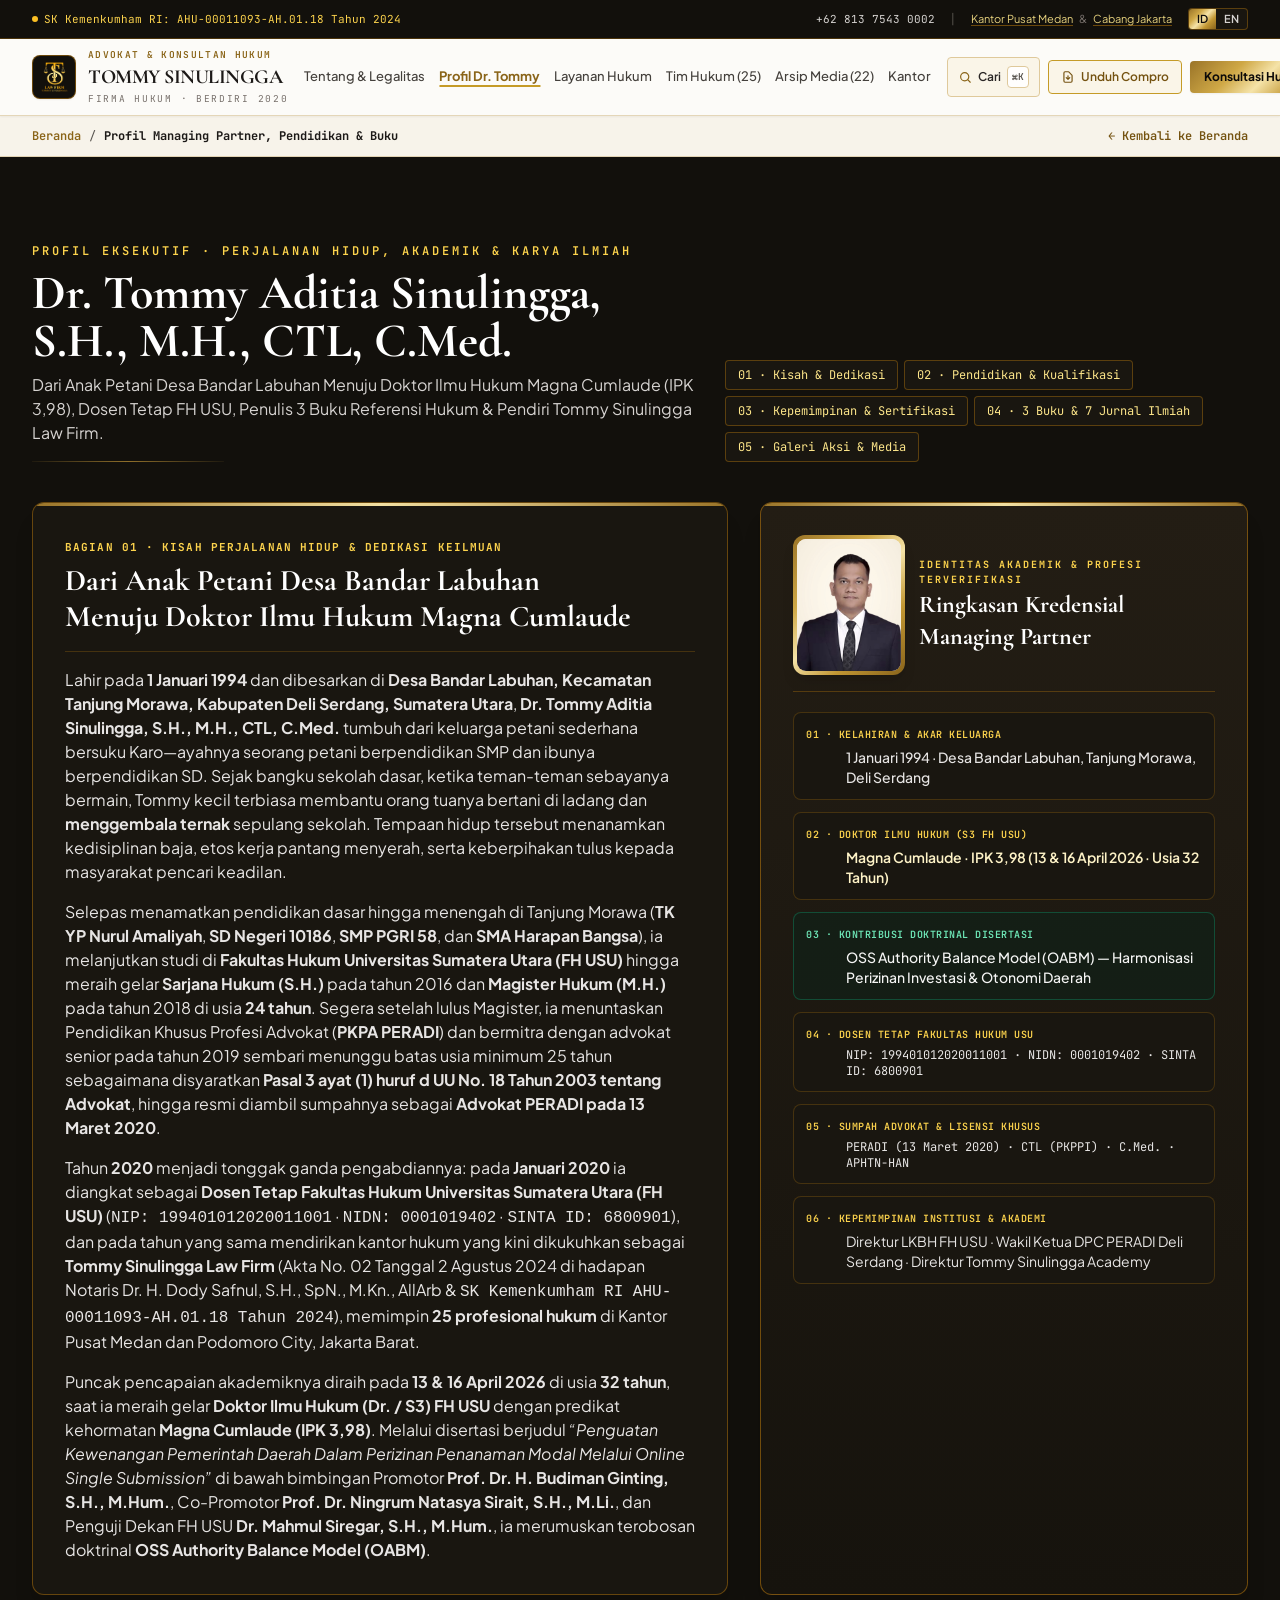
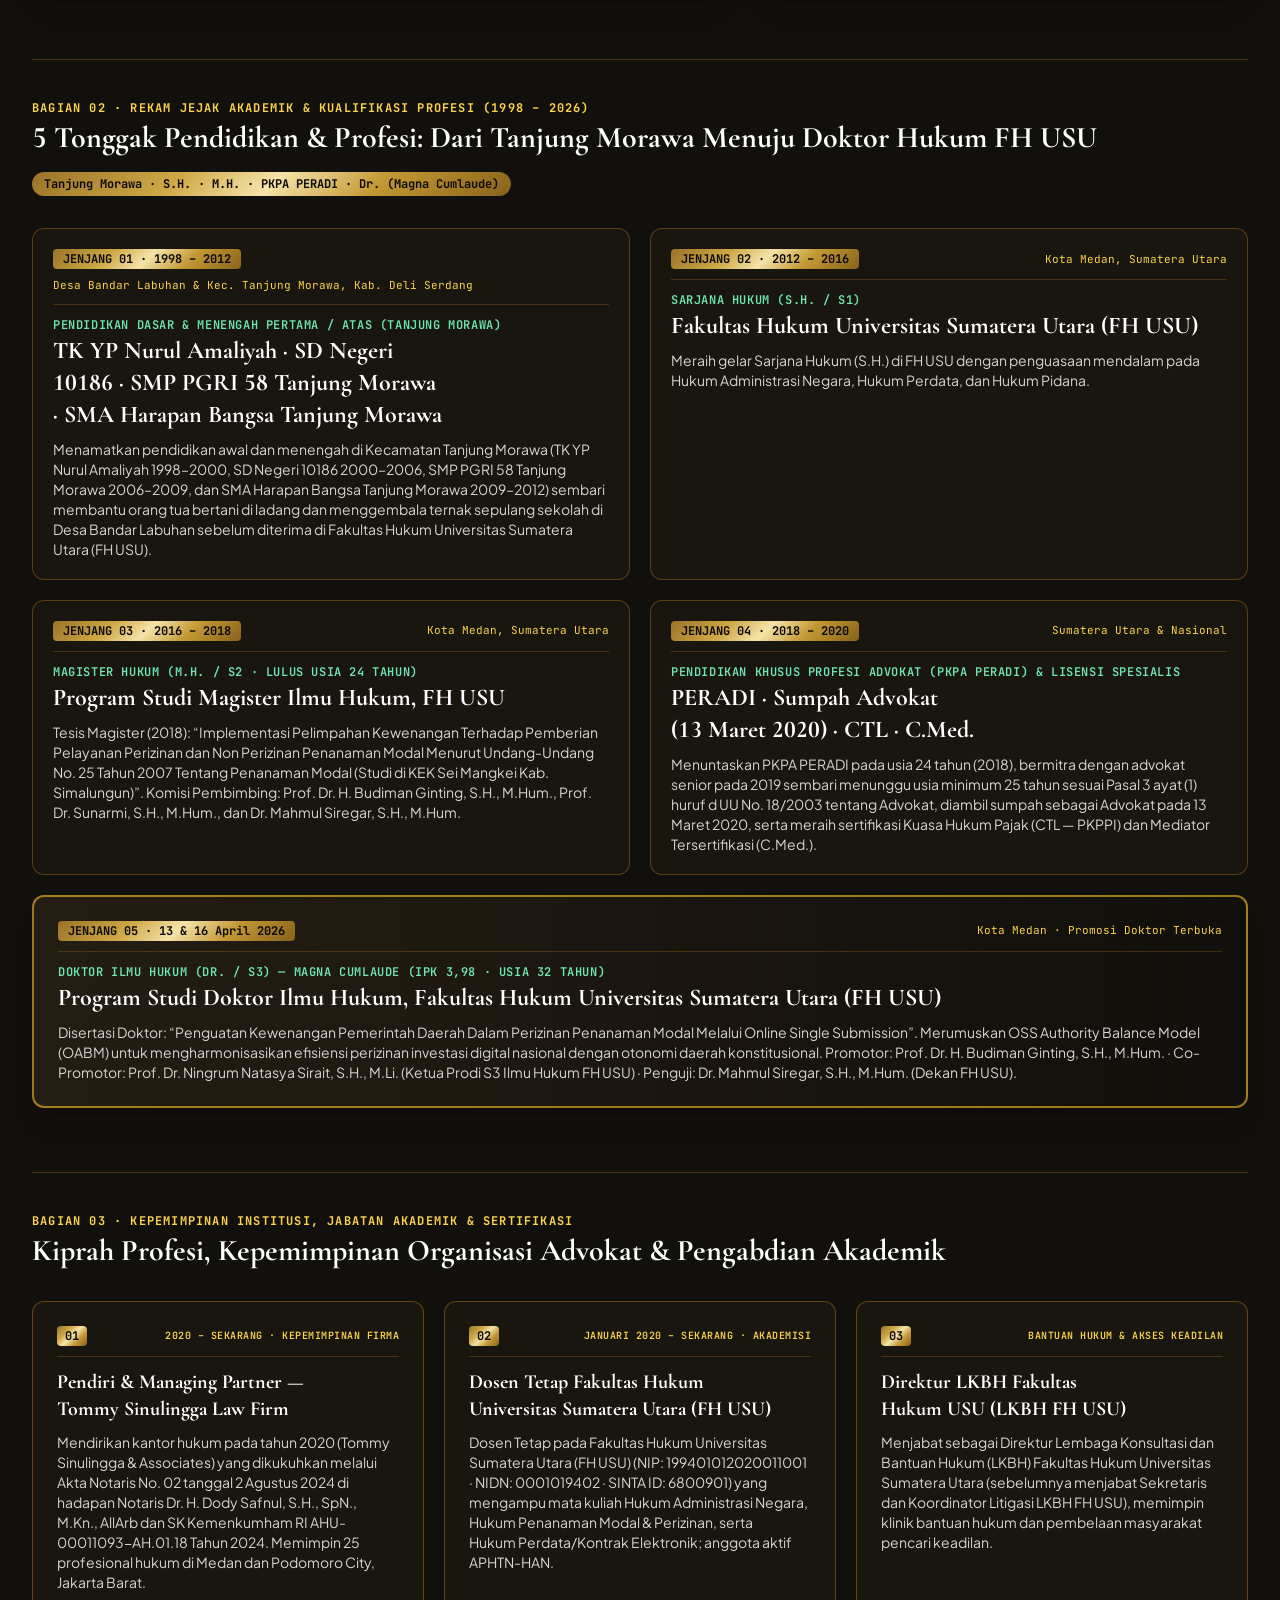
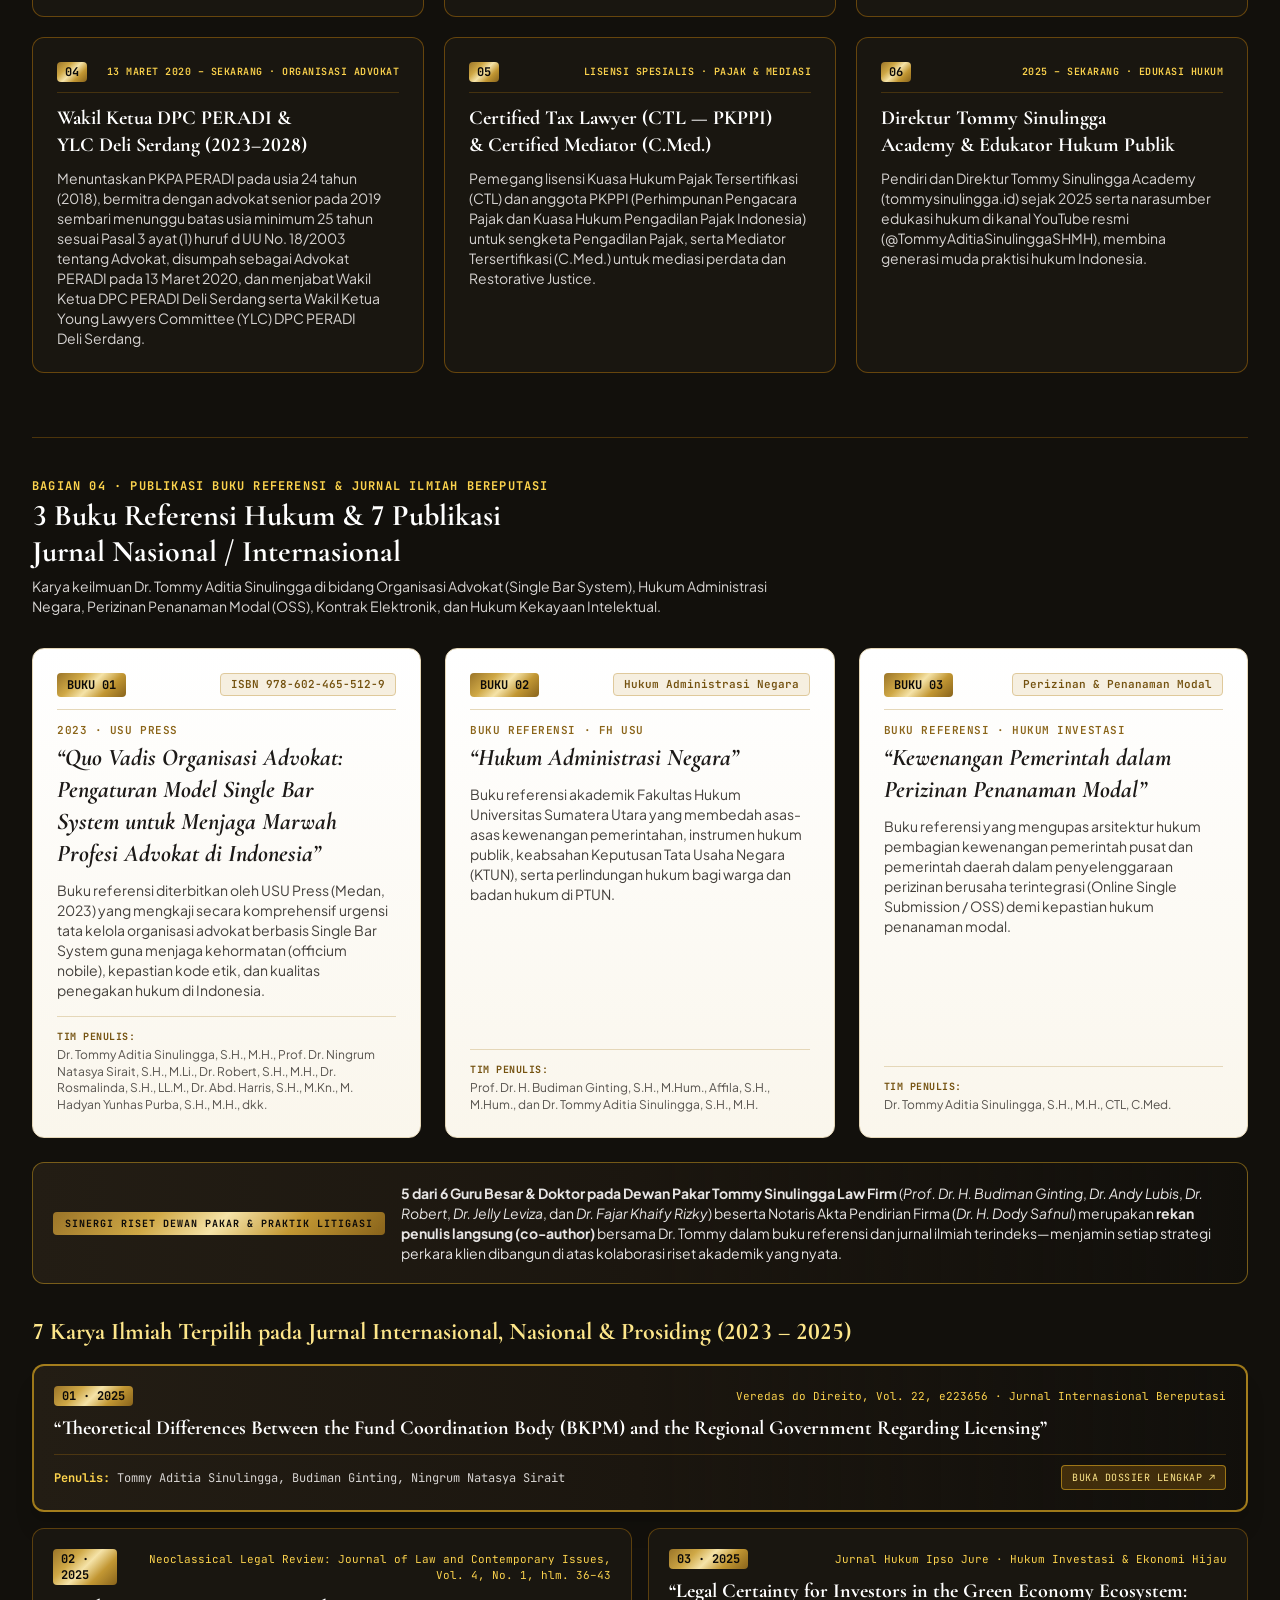
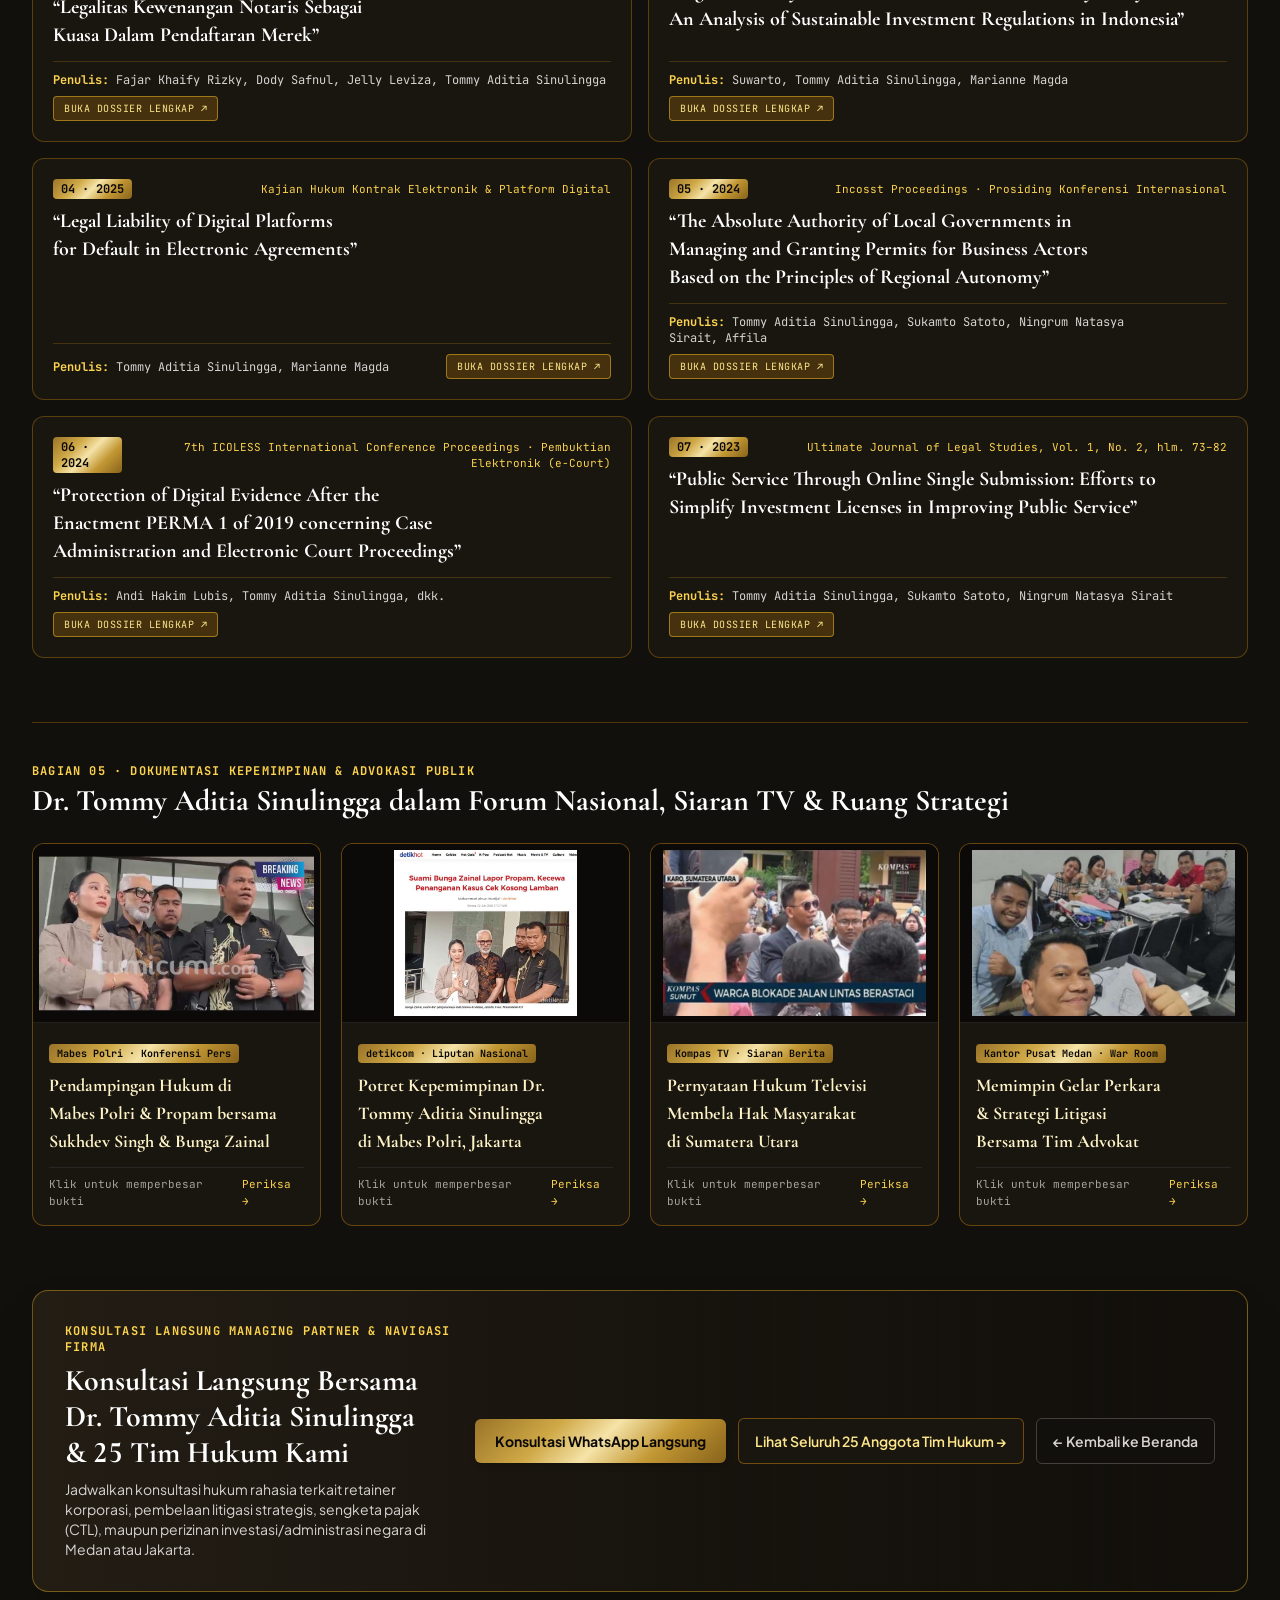
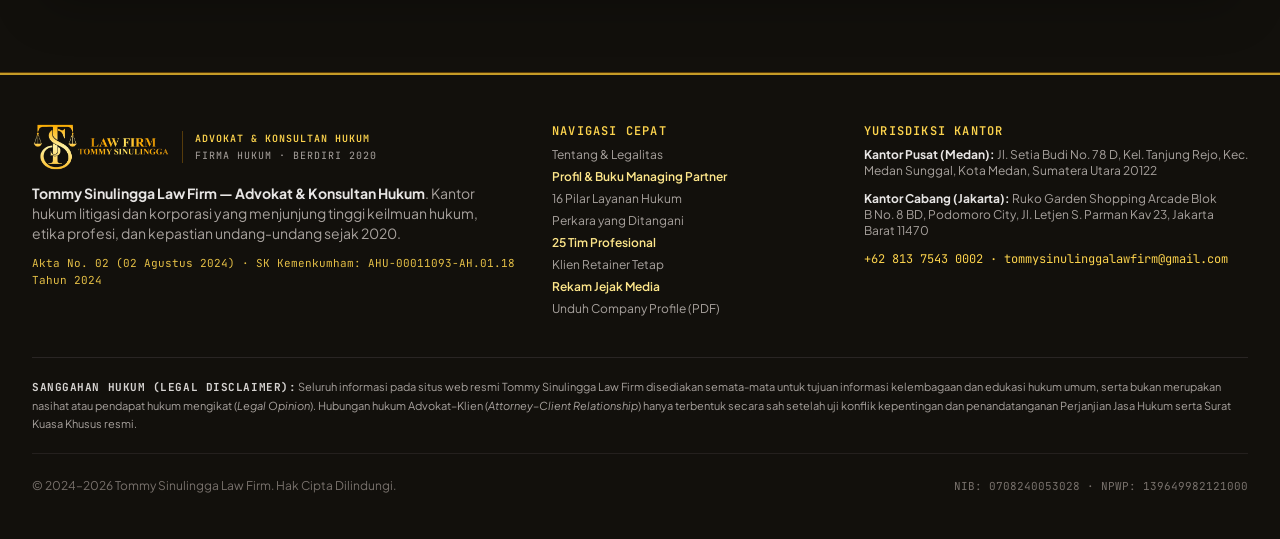
<file: founder.html>
<!DOCTYPE html>
<html lang="id" class="scroll-smooth">
<head>
  <meta charset="UTF-8" />
  <meta name="viewport" content="width=device-width, initial-scale=1.0" />
  <title>Dr. Tommy Aditia Sinulingga, S.H., M.H., CTL, C.Med. — Kisah Perjalanan, Pendidikan &amp; Buku | Tommy Sinulingga Law Firm</title>
  <meta name="description" content="Profil Eksekutif, Kisah Perjalanan Hidup dari Anak Petani Desa Bandar Labuhan, 5 Tonggak Pendidikan &amp; Profesi (1998–2026) hingga Doktor Ilmu Hukum Magna Cumlaude FH USU, 3 Buku Referensi Hukum, dan 7 Jurnal Ilmiah Dr. Tommy Aditia Sinulingga, S.H., M.H., CTL, C.Med." />
  <link rel="icon" type="image/png" href="assets/logo-vertical-clear.png" />
  <link rel="canonical" href="https://lawfirm.tommysinulingga.id/founder.html" />
  <meta name="robots" content="index, follow, max-image-preview:large, max-snippet:-1, max-video-preview:-1" />
  <meta name="keywords" content="dr tommy aditia sinulingga, tommy sinulingga, tommysinulingga, tommysinulinggalawfirm, profil tommy sinulingga, direktur lkbh fh usu, doktor ilmu hukum fh usu magna cumlaude, buku hukum tommy sinulingga, single bar system peradi, pengacara pajak ctl, mediator bersertifikat, pengacara jakarta barat, pengacara medan" />
  <meta name="author" content="Dr. Tommy Aditia Sinulingga, S.H., M.H., CTL, C.Med. — Tommy Sinulingga Law Firm" />
  <meta name="geo.region" content="ID-JK;ID-SU" />
  <meta name="geo.placename" content="Jakarta Barat, DKI Jakarta; Medan, Sumatera Utara" />
  <meta property="og:locale" content="id_ID" />
  <meta property="og:locale:alternate" content="en_US" />
  <link rel="alternate" hreflang="id" href="https://lawfirm.tommysinulingga.id/founder.html" />
  <link rel="alternate" hreflang="en" href="https://lawfirm.tommysinulingga.id/founder.html" />
  <link rel="alternate" hreflang="x-default" href="https://lawfirm.tommysinulingga.id/founder.html" />
  <link rel="sitemap" type="application/xml" title="Sitemap" href="/sitemap.xml" />
  <link rel="alternate" type="text/plain" title="AI &amp; LLM Context (llms.txt)" href="/llms.txt" />
  <link rel="alternate" type="text/plain" title="Full AI Knowledge Base (llms-full.txt)" href="/llms-full.txt" />
  <meta property="og:type" content="website" />
  <meta property="og:site_name" content="Tommy Sinulingga Law Firm" />
  <meta property="og:title" content="Dr. Tommy Aditia Sinulingga, S.H., M.H., CTL, C.Med. — Kisah Perjalanan, Pendidikan &amp; Buku | Tommy Sinulingga Law Firm" />
  <meta property="og:description" content="Profil Eksekutif, Kisah Perjalanan Hidup dari Anak Petani Desa Bandar Labuhan, 5 Tonggak Pendidikan &amp; Profesi (1998–2026) hingga Doktor Ilmu Hukum Magna Cumlaude FH USU, 3 Buku Referensi Hukum, dan 7 Jurnal Ilmiah Dr. Tommy Aditia Sinulingga, S.H., M.H., CTL, C.Med." />
  <meta property="og:url" content="https://lawfirm.tommysinulingga.id/founder.html" />
  <meta property="og:image" content="assets/logo-3d-wall.png" />
  <meta name="twitter:card" content="summary_large_image" />
  <meta name="twitter:title" content="Dr. Tommy Aditia Sinulingga, S.H., M.H., CTL, C.Med. — Kisah Perjalanan, Pendidikan &amp; Buku | Tommy Sinulingga Law Firm" />
  <meta name="twitter:description" content="Profil Eksekutif, Kisah Perjalanan Hidup dari Anak Petani Desa Bandar Labuhan, 5 Tonggak Pendidikan &amp; Profesi (1998–2026) hingga Doktor Ilmu Hukum Magna Cumlaude FH USU, 3 Buku Referensi Hukum, dan 7 Jurnal Ilmiah Dr. Tommy Aditia Sinulingga, S.H., M.H., CTL, C.Med." />
  <meta name="twitter:image" content="assets/logo-3d-wall.png" />

  <!-- Google Fonts for Editorial Luxury Serif + Crisp Corporate Sans + Tabular Mono -->
  <link rel="preconnect" href="https://fonts.googleapis.com" />
  <link rel="preconnect" href="https://fonts.gstatic.com" crossorigin />
  <link href="https://fonts.googleapis.com/css2?family=Cormorant+Garamond:ital,wght@0,500;0,600;0,700;1,600&family=JetBrains+Mono:wght@400;500;600&family=Plus+Jakarta+Sans:wght@400;500;600;700&display=swap" rel="stylesheet" />

  <!-- Production Compiled Tailwind CSS & Design System Stylesheet -->
  <link rel="stylesheet" href="assets/styles.css" />

  <style>
    @media (prefers-reduced-motion: no-preference) {
      @view-transition {
        navigation: auto;
      }
    }

    :root {
      --bg-ivory: #FCFBF8;
      --bg-champagne: #F6F0E2;
      --bg-obsidian: #12100C;
      --ink-primary: #16130E;
      --ink-muted: #5C5343;
      --gold-deep: #8A6418;
      --gold-border: #E2D3B3;
    }

    *, *::before, *::after {
      box-sizing: border-box;
    }

    html, body {
      overflow-x: clip;
    }

    img, svg, video {
      max-width: 100%;
      height: auto;
    }

    body {
      margin: 0;
      background-color: var(--bg-ivory);
      color: var(--ink-primary);
      font-family: 'Plus Jakarta Sans', -apple-system, BlinkMacSystemFont, sans-serif;
    }

    h1, h2, h3, h4 {
      text-wrap: balance;
    }

    .font-serif, h1, h2, h3, h4 {
      font-variant-numeric: lining-nums tabular-nums;
      font-feature-settings: "lnum" 1, "tnum" 1;
    }

    p, li, blockquote {
      text-wrap: pretty;
    }

    .section-deferred {
      content-visibility: auto;
      contain-intrinsic-size: auto none auto 900px;
    }

    [hidden="until-found"] {
      margin: 0 !important;
      padding: 0 !important;
      border: 0 !important;
    }

    .visually-hidden:where(:not(:focus-within, :active)) {
      position: absolute !important;
      clip-path: inset(50%) !important;
      overflow: hidden !important;
      width: 1px !important;
      height: 1px !important;
      margin: -1px !important;
      padding: 0 !important;
      border: 0 !important;
      white-space: nowrap !important;
    }

    .skip-link:focus,
    .skip-link:active {
      position: fixed;
      top: 0.75rem;
      left: 0.75rem;
      z-index: 100;
      padding: 0.5rem 1rem;
      border-radius: 0.375rem;
      background: #12100C;
      color: #F3E0A2;
      border: 2px solid #C59B27;
      font-size: 0.75rem;
      font-weight: 700;
    }

    textarea#matter-summary {
      field-sizing: content;
      height: auto;
      width: 100%;
      min-block-size: 3lh;
      max-block-size: 10lh;
    }

    input:user-invalid,
    input.user-invalid-fallback {
      border-color: #b91c1c !important;
      background-color: #fef2f2 !important;
    }

    .field-error-msg {
      display: none;
    }

    input:user-invalid ~ .field-error-msg,
    input.user-invalid-fallback ~ .field-error-msg {
      display: block;
    }

    dialog#lightbox-modal::backdrop,
    dialog#site-search-modal::backdrop {
      background-color: rgba(0, 0, 0, 0.88);
      backdrop-filter: blur(4px);
    }

    /* Multi-stop Brushed 24K Gold Foil Gradients */
    .gold-foil {
      background: linear-gradient(135deg, #9A7428 0%, #CFA846 30%, #F5E3A8 50%, #C29733 72%, #88631B 100%);
    }

    .gold-foil-hover:hover {
      background: linear-gradient(135deg, #88631B 0%, #C29733 25%, #F8EAB8 50%, #D4AF37 75%, #9A7428 100%);
      box-shadow: 0 10px 28px -6px rgba(184, 142, 52, 0.45);
    }

    .gold-text-foil {
      background: linear-gradient(95deg, #D4AF37 0%, #FFF1BE 48%, #C59B27 100%);
      -webkit-background-clip: text;
      -webkit-text-fill-color: transparent;
    }

    .gold-text-dark {
      background: linear-gradient(95deg, #745210 0%, #B38728 50%, #6E4D0E 100%);
      -webkit-background-clip: text;
      -webkit-text-fill-color: transparent;
    }

    .gold-crown-top {
      border-top: 3px solid transparent;
      border-image: linear-gradient(90deg, #9A7428, #F3E0A2, #9A7428) 1;
    }

    .gold-double-frame {
      border: 1px solid rgba(212, 175, 55, 0.45);
      box-shadow: inset 0 0 0 4px var(--bg-ivory), inset 0 0 0 5px rgba(184, 142, 52, 0.25);
    }

    .gold-rule {
      height: 1px;
      background: linear-gradient(90deg, rgba(184,142,52,0.08) 0%, rgba(184,142,52,0.75) 50%, rgba(184,142,52,0.08) 100%);
    }

    .card-luxury {
      background: linear-gradient(180deg, #FFFFFF 0%, #FAF6EC 100%);
      border: 1px solid #E5D7B8;
      transition: transform 240ms cubic-bezier(0.16, 1, 0.3, 1), box-shadow 240ms cubic-bezier(0.16, 1, 0.3, 1), border-color 240ms ease;
    }

    .card-luxury:hover {
      transform: translateY(-3px);
      border-color: #C59B27;
      box-shadow: 0 18px 38px -12px rgba(140, 102, 24, 0.16);
    }

    .portrait-frame {
      background: radial-gradient(circle at 50% 38%, #342612 0%, #17130D 68%, #100D09 100%);
      box-shadow: inset 0 0 0 1px rgba(197, 155, 39, 0.22);
    }

    .portrait-editorial {
      filter: grayscale(35%) sepia(6%) contrast(1.04) brightness(1.0);
      transition: filter 480ms cubic-bezier(0.16, 1, 0.3, 1), transform 480ms cubic-bezier(0.16, 1, 0.3, 1);
      will-change: transform, filter;
    }

    .group:hover .portrait-editorial,
    .group:focus-within .portrait-editorial,
    .card-luxury:hover .portrait-editorial,
    .card-luxury:focus-within .portrait-editorial {
      filter: grayscale(0%) sepia(0%) contrast(1.03) brightness(1.02);
      transform: scale(1.03);
    }
  </style>

  <!-- Structured Data (LegalService, Person, WebSite SearchAction & FAQPage JSON-LD) -->
  <script type="application/ld+json">
{
  "@context": "https://schema.org",
  "@graph": [
    {
      "@type": [
        "LegalService",
        "Attorney",
        "Organization"
      ],
      "@id": "https://lawfirm.tommysinulingga.id/#lawfirm",
      "name": "Tommy Sinulingga Law Firm",
      "alternateName": [
        "Tommy Sinulingga",
        "TommySinulingga",
        "TommySinulinggaLawFirm",
        "Tommy Sinulingga & Partners Law Firm",
        "Kantor Hukum Tommy Sinulingga",
        "Pengacara Jakarta & Medan — Tommy Sinulingga Law Firm"
      ],
      "legalName": "Persekutuan Perdata Tommy Sinulingga Law Firm (SK Kemenkumham RI: AHU-00011093-AH.01.18 Tahun 2024)",
      "foundingDate": "2020",
      "url": "https://lawfirm.tommysinulingga.id/",
      "logo": "https://lawfirm.tommysinulingga.id/assets/logo-vertical-clear.png",
      "image": "https://lawfirm.tommysinulingga.id/assets/logo-3d-wall.png",
      "telephone": "+62-813-7543-0002",
      "email": "tommysinulinggalawfirm@gmail.com",
      "taxID": "139649982121000",
      "iso6523Code": "NIB: 0708240053028",
      "priceRange": "$$$$",
      "sameAs": [
        "https://www.instagram.com/tommysinulinggalawfirm/"
      ],
      "founder": {
        "@id": "https://lawfirm.tommysinulingga.id/founder.html#dr-tommy-sinulingga"
      },
      "areaServed": [
        {
          "@type": "City",
          "name": "Jakarta Barat"
        },
        {
          "@type": "AdministrativeArea",
          "name": "DKI Jakarta"
        },
        {
          "@type": "City",
          "name": "Medan"
        },
        {
          "@type": "AdministrativeArea",
          "name": "Sumatera Utara"
        },
        {
          "@type": "Country",
          "name": "Indonesia"
        }
      ],
      "address": [
        {
          "@type": "PostalAddress",
          "name": "Head Office (Medan)",
          "streetAddress": "Jl. Setia Budi No. 78 D, Kel. Tanjung Rejo, Kec. Medan Sunggal, Kota Medan 20122",
          "addressLocality": "Kota Medan",
          "addressRegion": "Sumatera Utara",
          "postalCode": "20122",
          "addressCountry": "ID"
        },
        {
          "@type": "PostalAddress",
          "name": "Branch Office (Jakarta Barat — Podomoro City)",
          "streetAddress": "Ruko Garden Shopping Arcade Blok B No. 8 BD, Podomoro City, Jl. Letjen S. Parman Kav 23, Jakarta Barat 11470",
          "addressLocality": "Jakarta Barat",
          "addressRegion": "DKI Jakarta",
          "postalCode": "11470",
          "addressCountry": "ID"
        }
      ],
      "department": [
        {
          "@type": "LegalService",
          "name": "Tommy Sinulingga Law Firm — Kantor Cabang Jakarta Barat (Podomoro City)",
          "telephone": "+62-813-7543-0002",
          "email": "tommysinulinggalawfirm@gmail.com",
          "address": {
            "@type": "PostalAddress",
            "streetAddress": "Ruko Garden Shopping Arcade Blok B No. 8 BD, Podomoro City, Jl. Letjen S. Parman Kav 23, Jakarta Barat 11470",
            "addressLocality": "Jakarta Barat",
            "addressRegion": "DKI Jakarta",
            "postalCode": "11470",
            "addressCountry": "ID"
          },
          "geo": {
            "@type": "GeoCoordinates",
            "latitude": -6.1754,
            "longitude": 106.7905
          }
        },
        {
          "@type": "LegalService",
          "name": "Tommy Sinulingga Law Firm — Kantor Pusat Medan (Medan Sunggal)",
          "telephone": "+62-813-7543-0002",
          "email": "tommysinulinggalawfirm@gmail.com",
          "address": {
            "@type": "PostalAddress",
            "streetAddress": "Jl. Setia Budi No. 78 D, Kel. Tanjung Rejo, Kec. Medan Sunggal, Kota Medan 20122",
            "addressLocality": "Kota Medan",
            "addressRegion": "Sumatera Utara",
            "postalCode": "20122",
            "addressCountry": "ID"
          },
          "geo": {
            "@type": "GeoCoordinates",
            "latitude": 3.5756,
            "longitude": 98.6406
          }
        }
      ],
      "knowsAbout": [
        "Corporate Retainer & Legal Advisory",
        "Commercial & Civil Litigation (Wanprestasi & Perbuatan Melawan Hukum)",
        "Criminal Defense, White-Collar Crime & Anti-Corruption (Tipikor)",
        "Tax Dispute & Indonesian Tax Court Litigation (Pengadilan Pajak — CTL)",
        "Agrarian, Land Title Forgery & Plantation Law",
        "Bankruptcy & Suspension of Debt Payment Obligations (Kepailitan & PKPU)",
        "State Administrative Court (PTUN) & OSS Investment Licensing Law",
        "Industrial Relations Court (PHI) & Employment Law",
        "Family, Inheritance & Divorce Litigation",
        "Alternative Dispute Resolution & Certified Mediation (C.Med.)"
      ]
    },
    {
      "@type": "Person",
      "@id": "https://lawfirm.tommysinulingga.id/founder.html#dr-tommy-sinulingga",
      "name": "Dr. Tommy Aditia Sinulingga, S.H., M.H., CTL, C.Med.",
      "alternateName": [
        "Tommy Sinulingga",
        "Dr. Tommy Sinulingga",
        "TommySinulingga",
        "Tommy Aditia Sinulingga"
      ],
      "jobTitle": "Founder & Managing Partner · Direktur LKBH Fakultas Hukum USU",
      "url": "https://lawfirm.tommysinulingga.id/founder.html",
      "image": "https://lawfirm.tommysinulingga.id/assets/pdf_images/obj_199.jpg",
      "worksFor": {
        "@id": "https://lawfirm.tommysinulingga.id/#lawfirm"
      },
      "alumniOf": {
        "@type": "CollegeOrUniversity",
        "name": "Fakultas Hukum Universitas Sumatera Utara (FH USU)"
      },
      "hasCredential": [
        "Doktor Ilmu Hukum (S3) FH USU — Magna Cumlaude (IPK 3.98)",
        "Licensed Advocate — PERADI",
        "Certified Tax Lawyer (CTL) — Pengadilan Pajak",
        "Certified Mediator (C.Med.) — Mahkamah Agung RI"
      ],
      "sameAs": [
        "https://www.instagram.com/tommysinulinggalawfirm/"
      ]
    },
    {
      "@type": "WebSite",
      "@id": "https://lawfirm.tommysinulingga.id/#website",
      "url": "https://lawfirm.tommysinulingga.id/",
      "name": "Tommy Sinulingga Law Firm — Advokat & Konsultan Hukum (Jakarta & Medan)",
      "alternateName": [
        "TommySinulinggaLawFirm",
        "Tommy Sinulingga Law Firm",
        "Pengacara Jakarta & Medan Tommy Sinulingga"
      ],
      "publisher": {
        "@id": "https://lawfirm.tommysinulingga.id/#lawfirm"
      },
      "inLanguage": [
        "id-ID",
        "en-US"
      ],
      "potentialAction": {
        "@type": "SearchAction",
        "target": {
          "@type": "EntryPoint",
          "urlTemplate": "https://lawfirm.tommysinulingga.id/?q={search_term_string}"
        },
        "query-input": "required name=search_term_string"
      }
    },
    {
      "@type": "FAQPage",
      "@id": "https://lawfirm.tommysinulingga.id/#faq",
      "mainEntity": [
        {
          "@type": "Question",
          "name": "Bagaimana prosedur awal & uji konflik kepentingan sebelum menunjuk kuasa hukum?",
          "acceptedAnswer": {
            "@type": "Answer",
            "text": "Setiap permohonan diawali dengan Penerimaan Rahasia & Uji Konflik Kepentingan (Conflict Check) terhadap pihak lawan dalam basis data internal firma. Setelah dinyatakan bebas konflik kepentingan, Managing Partner bersama Advokat Senior dan Dewan Pakar melakukan Gelar Perkara untuk menyusun Pendapat Hukum (Legal Opinion) awal, dilanjutkan dengan penandatanganan Perjanjian Jasa Hukum serta Surat Kuasa Khusus atau Perjanjian Retainer Korporasi."
          }
        },
        {
          "@type": "Question",
          "name": "Bagaimana penanganan darurat untuk panggilan Kepolisian/Kejaksaan, Praperadilan, atau PKPU?",
          "acceptedAnswer": {
            "@type": "Answer",
            "text": "Untuk perkara berbatas waktu ketat (panggilan klarifikasi/tersangka di Polda/Mabes Polri, penahanan, gugatan Praperadilan 7 hari kerja, sita jaminan, atau tenggat PKPU/Kepailitan di Pengadilan Niaga), pilih tingkat urgensi Darurat (< 72 Jam) pada formulir konsultasi atau hubungi langsung saluran siaga WhatsApp (+62 813 7543 0002). Tim Advokat Litigasi PERADI kami dapat segera diterjunkan untuk pendampingan berita acara pemeriksaan (BAP) dan perlindungan hak hukum klien."
          }
        },
        {
          "@type": "Question",
          "name": "Apakah kantor Medan dan Podomoro City Jakarta dapat menangani perkara lintas provinsi?",
          "acceptedAnswer": {
            "@type": "Answer",
            "text": "Ya. Berdasarkan Pasal 5 ayat (2) Undang-Undang Nomor 18 Tahun 2003 tentang Advokat, Advokat berstatus sebagai penegak hukum yang memiliki wilayah kerja di seluruh wilayah Negara Republik Indonesia. Melalui koordinasi langsung antara Kantor Pusat Medan (Jl. Setia Budi No. 78 D, Kel. Tanjung Rejo, Kec. Medan Sunggal, Kota Medan 20122) dan Kantor Cabang Jakarta Barat (Ruko Garden Shopping Arcade Blok B No. 8 BD, Podomoro City, Jl. Letjen S. Parman Kav 23, Jakarta Barat 11470), tim kami menangani persidangan di seluruh Indonesia."
          }
        },
        {
          "@type": "Question",
          "name": "Bagaimana jaminan kerahasiaan data klien (Kode Etik Advokat & NDA) pada tahap konsultasi awal?",
          "acceptedAnswer": {
            "@type": "Answer",
            "text": "Seluruh informasi, dokumen, dan kronologi perkara yang disampaikan sejak tahap konsultasi awal dilindungi secara ketat oleh kewajiban rahasia jabatan Advokat berdasarkan Pasal 19 Undang-Undang Nomor 18 Tahun 2003 tentang Advokat dan Kode Etik Advokat Indonesia (KEAI). Bagi klien korporasi, transaksi M&A, maupun uji tuntas (Legal Due Diligence), firma kami juga siap menandatangani Perjanjian Kerahasiaan (Non-Disclosure Agreement / NDA) sebelum pertukaran dokumen sensitif."
          }
        },
        {
          "@type": "Question",
          "name": "Siapa Dr. Tommy Aditia Sinulingga dan Tommy Sinulingga Law Firm (tommysinulinggalawfirm)?",
          "acceptedAnswer": {
            "@type": "Answer",
            "text": "Tommy Sinulingga Law Firm adalah kantor advokat dan konsultan hukum litigasi serta korporasi yang didirikan tahun 2020 oleh Dr. Tommy Aditia Sinulingga, S.H., M.H., CTL, C.Med. (Doktor Ilmu Hukum FH USU predikat Magna Cumlaude IPK 3.98, Dosen Tetap FH USU, Direktur LKBH FH USU, Advokat PERADI, Kuasa Hukum Pengadilan Pajak CTL, dan Mediator Bersertifikat). Kantor hukum ini diperkuat oleh 25 profesional hukum (10 Advokat Litigasi, 6 Guru Besar & Doktor Hukum Dewan Pakar, serta 9 Spesialis Non-Litigasi)."
          }
        },
        {
          "@type": "Question",
          "name": "Di mana lokasi kantor Pengacara Jakarta dan Kantor Pusat Medan Tommy Sinulingga Law Firm?",
          "acceptedAnswer": {
            "@type": "Answer",
            "text": "Tommy Sinulingga Law Firm beroperasi di dua yurisdiksi utama: (1) Kantor Cabang Jakarta Barat di Ruko Garden Shopping Arcade Blok B No. 8 BD, Podomoro City, Jl. Letjen S. Parman Kav 23, Jakarta Barat 11470; dan (2) Kantor Pusat Medan di Jl. Setia Budi No. 78 D, Kel. Tanjung Rejo, Kec. Medan Sunggal, Kota Medan 20122. Tim kami melayani penanganan perkara di seluruh pengadilan Indonesia."
          }
        },
        {
          "@type": "Question",
          "name": "Apa saja layanan hukum dan skema kerja sama di Tommy Sinulingga Law Firm?",
          "acceptedAnswer": {
            "@type": "Answer",
            "text": "Kami menyediakan 16 pilar layanan hukum (10 Non-Litigasi & 6 Litigasi) melalui 3 skema kerja sama: (1) Retainer Korporasi Tetap (bulanan/tahunan untuk perusahaan), (2) Mandat Litigasi Perkara (Surat Kuasa Khusus perkara pidana, Tipikor, perdata, tanah/agraria, PKPU/kepailitan, PTUN, dan Pengadilan Pajak), serta (3) Audit Hukum (Legal Due Diligence) & Legal Opinion."
          }
        }
      ]
    }
  ]
}
  </script>
</head>
<body class="antialiased selection:bg-amber-200 selection:text-stone-900">
  <a href="#top" class="skip-link visually-hidden" data-i18n="skip_to_main">Langsung ke konten utama</a>

  <!-- TOP EXECUTIVE CREDENTIALS & LEGALITY BAR -->
  <div class="bg-obsidian text-stone-300 border-b border-amber-500/25 text-xs">
    <div class="max-w-7xl mx-auto px-4 sm:px-6 lg:px-8 py-2 flex flex-wrap items-center justify-between gap-2">
      <div class="flex flex-wrap items-center gap-x-4 gap-y-1">
        <span class="inline-flex items-center gap-1.5 font-mono text-[11px] text-amber-300 whitespace-nowrap">
          <span class="w-1.5 h-1.5 rounded-full bg-amber-400 shrink-0"></span>
          SK Kemenkumham RI: AHU-00011093-AH.01.18 Tahun 2024
        </span>
      </div>
      <div class="flex items-center gap-4 ml-auto">
        <a href="tel:+6281375430002" class="hover:text-amber-300 transition-colors font-mono text-[11px] flex items-center gap-1 whitespace-nowrap" title="Hubungi Telepon / WhatsApp Resmi" data-i18n-title="top_phone_title">
          <span>+62 813 7543 0002</span>
        </a>
        <span class="text-stone-600 hidden sm:inline">|</span>
        <span class="text-[11px] text-amber-200/90 hidden sm:inline-flex items-center gap-1.5 whitespace-nowrap">
          <a href="index.html?office=medan#contact" class="hover:text-amber-300 underline decoration-amber-500/40 underline-offset-2" data-i18n="top_medan_link">Kantor Pusat Medan</a>
          <span class="text-stone-500">&amp;</span>
          <a href="index.html?office=jakarta#contact" class="hover:text-amber-300 underline decoration-amber-500/40 underline-offset-2" data-i18n="top_jkt_link">Cabang Jakarta</a>
        </span>
        <!-- Language Toggle (Indonesian Active by Default, Persisted via localStorage) -->
        <div class="inline-flex rounded border border-amber-500/30 overflow-hidden bg-obsidian-card shrink-0" role="group" aria-label="Pilihan Bahasa" data-i18n-aria-label="aria_lang_switcher">
          <button type="button" id="lang-id" aria-pressed="true" onclick="setLanguage('id')" title="Bahasa Indonesia" data-i18n-title="lang_id_title" class="px-2 py-0.5 text-[11px] font-semibold gold-foil text-stone-950">ID</button>
          <button type="button" id="lang-en" aria-pressed="false" onclick="setLanguage('en')" title="English" data-i18n-title="lang_en_title" class="px-2 py-0.5 text-[11px] font-semibold text-stone-300 hover:text-amber-300">EN</button>
        </div>
      </div>
    </div>
  </div>

  <!-- STICKY NAVIGATION HEADER -->
  <header class="sticky top-0 z-40 bg-[#FCFBF8]/95 backdrop-blur-md border-b border-[#E4D6B8] shadow-sm">
    <div class="max-w-7xl mx-auto px-4 sm:px-6 lg:px-4 xl:px-8 min-h-[4.75rem] py-2.5 flex items-center justify-between gap-2 xl:gap-4">
      <a href="index.html" class="flex items-center gap-2 xl:gap-3 shrink-0 group focus:outline-none" aria-label="Tommy Sinulingga Law Firm — Beranda" data-i18n-aria-label="aria_logo_home">
        <div class="w-9 h-9 xl:w-11 xl:h-11 rounded-lg bg-obsidian p-1.5 border border-amber-500/40 flex items-center justify-center shadow-sm shrink-0 group-hover:border-amber-400 transition-colors">
          <img src="assets/logo-vertical-clear.png" alt="Lambang Tommy Sinulingga Law Firm" data-i18n-alt="logo_crest_alt" width="542" height="602" class="w-full h-full object-contain" />
        </div>
        <div class="shrink-0 whitespace-nowrap">
          <span class="block text-[8px] xl:text-[9.5px] font-mono uppercase tracking-[0.06em] xl:tracking-[0.14em] text-[#8A6418] font-semibold leading-tight whitespace-nowrap" data-i18n="brand_sub_top">Advokat &amp; Konsultan Hukum</span>
          <span class="block font-serif text-base sm:text-lg xl:text-[20px] font-bold tracking-tight text-stone-900 leading-none mt-0.5 whitespace-nowrap">TOMMY SINULINGGA</span>
          <span class="block text-[8px] xl:text-[9.5px] font-mono uppercase tracking-[0.12em] xl:tracking-[0.18em] text-stone-500 leading-tight mt-0.5 whitespace-nowrap" data-i18n="brand_sub_bottom">Firma Hukum · Berdiri 2020</span>
        </div>
      </a>

      <nav class="hidden lg:flex items-center gap-1.5 xl:gap-3.5 text-[10.5px] xl:text-[13px] font-medium text-stone-700 shrink-0" aria-label="Navigasi Utama" data-i18n-aria-label="aria_nav_primary">
        <a href="index.html#about" class="whitespace-nowrap py-1 hover:text-[#8A6418] transition-colors" data-i18n="nav_about">Tentang &amp; Legalitas</a>
        <a href="founder.html" class="whitespace-nowrap py-1 text-[#8A6418] font-bold underline decoration-[#C59B27] decoration-2 underline-offset-4 transition-colors" aria-current="page" data-i18n="nav_founder">Profil Dr. Tommy</a>
        <a href="index.html#services" class="whitespace-nowrap py-1 hover:text-[#8A6418] transition-colors" data-i18n="nav_services">Layanan Hukum</a>
        <a href="team.html" class="whitespace-nowrap py-1 hover:text-[#8A6418] transition-colors" data-i18n="nav_team">Tim Hukum (25)</a>
        <a href="media.html" class="whitespace-nowrap py-1 hover:text-[#8A6418] transition-colors" data-i18n="nav_performance">Arsip Media (22)</a>
        <a href="index.html#contact" class="whitespace-nowrap py-1 hover:text-[#8A6418] transition-colors" data-i18n="nav_contact">Kantor</a>
      </nav>

      <div class="flex items-center gap-1.5 xl:gap-2 shrink-0">
        <button type="button" id="header-search-btn" onclick="openSiteSearch()" aria-label="Cari Layanan, Pengacara Jakarta/Medan &amp; Perkara" data-i18n-aria-label="aria_site_search"
                class="inline-flex items-center gap-1.5 px-2 xl:px-2.5 py-1.5 xl:py-2 rounded text-[11px] xl:text-xs font-semibold border border-[#DFC99B] text-stone-800 bg-[#FAF5E8] hover:border-[#8A6418] hover:bg-[#F3E8CC] transition-colors whitespace-nowrap shrink-0">
          <svg class="w-3.5 h-3.5 text-[#8A6418] shrink-0" aria-hidden="true" fill="none" stroke="currentColor" stroke-width="2" viewBox="0 0 24 24"><path stroke-linecap="round" stroke-linejoin="round" d="M21 21l-4.35-4.35m1.85-5.15a7 7 0 11-14 0 7 7 0 0114 0z"/></svg>
          <span class="hidden sm:inline" data-i18n="btn_search_nav">Cari</span>
          <kbd class="hidden xl:inline-block px-1 py-0.5 text-[9.5px] font-mono bg-white/90 text-stone-600 rounded border border-[#DFC99B]">⌘K</kbd>
        </button>
        <a href="assets/Tommy-Sinulingga-Law-Firm-Profile.pdf" target="_blank" rel="noopener"
           class="hidden sm:inline-flex items-center gap-1.5 px-2 xl:px-3 py-1.5 xl:py-2 rounded text-[11px] xl:text-xs font-semibold border border-[#C59B27] text-[#745210] bg-[#FAF5E8] hover:bg-[#F3E8CC] transition-colors whitespace-nowrap shrink-0">
          <svg class="w-3.5 h-3.5 shrink-0" aria-hidden="true" fill="none" stroke="currentColor" stroke-width="2" viewBox="0 0 24 24"><path stroke-linecap="round" stroke-linejoin="round" d="M12 10v6m0 0l-3-3m3 3l3-3m2 8H7a2 2 0 01-2-2V5a2 2 0 012-2h5.586a1 1 0 01.707.293l5.414 5.414a1 1 0 01.293.707V19a2 2 0 01-2 2z"/></svg>
          <span data-i18n="btn_compro">Unduh Compro</span>
        </a>
        <a href="index.html#contact"
           class="inline-flex items-center gap-1.5 px-2.5 xl:px-3.5 py-1.5 xl:py-2 rounded text-[11px] xl:text-xs font-bold text-stone-950 gold-foil gold-foil-hover transition-all shadow-sm whitespace-nowrap shrink-0">
          <span data-i18n="btn_consult">Konsultasi Hukum</span>
          <svg class="w-3.5 h-3.5 hidden sm:inline shrink-0" aria-hidden="true" fill="none" stroke="currentColor" stroke-width="2" viewBox="0 0 24 24"><path stroke-linecap="round" stroke-linejoin="round" d="M17 8l4 4m0 0l-4 4m4-4H3"/></svg>
        </a>
        <button type="button" id="mobile-menu-btn" onclick="toggleMobileNav()" aria-expanded="false" aria-controls="mobile-nav" aria-label="Buka Menu Navigasi" data-i18n-aria-label="aria_toggle_menu"
                class="lg:hidden inline-flex items-center justify-center p-2 rounded border border-[#DFC99B] bg-[#FAF5E8] text-stone-800 hover:border-[#8A6418]">
          <svg class="w-5 h-5" aria-hidden="true" fill="none" stroke="currentColor" stroke-width="2" viewBox="0 0 24 24"><path stroke-linecap="round" stroke-linejoin="round" d="M4 6h16M4 12h16M4 18h16"/></svg>
        </button>
      </div>
    </div>

    <!-- Mobile & Tablet Collapsible Navigation Drawer -->
    <nav id="mobile-nav" class="hidden lg:hidden border-t border-[#E4D6B8] bg-[#FCFBF8] px-4 py-3 shadow-inner" aria-label="Navigasi Seluler" data-i18n-aria-label="aria_nav_mobile">
      <div class="grid grid-cols-2 sm:grid-cols-3 gap-2 text-xs sm:text-sm font-medium text-stone-800">
        <a href="index.html" onclick="closeMobileNav()" class="col-span-2 sm:col-span-3 px-3 py-2 rounded bg-[#EFE6D2] text-[#745210] font-bold transition-colors" data-i18n="nav_home">← Kembali ke Beranda</a>
        <a href="index.html#about" onclick="closeMobileNav()" class="px-3 py-2 rounded bg-[#F7F3EA] hover:bg-[#EFE6D2] transition-colors" data-i18n="nav_about">Tentang &amp; Legalitas</a>
        <a href="founder.html" onclick="closeMobileNav()" class="px-3 py-2 rounded bg-[#F7F3EA] hover:bg-[#EFE6D2] transition-colors font-semibold text-[#745210]" data-i18n="nav_founder_mobile">Profil &amp; Buku Dr. Tommy</a>
        <a href="index.html#services" onclick="closeMobileNav()" class="px-3 py-2 rounded bg-[#F7F3EA] hover:bg-[#EFE6D2] transition-colors" data-i18n="nav_services">Layanan Hukum</a>
        <a href="team.html" onclick="closeMobileNav()" class="px-3 py-2 rounded bg-[#F7F3EA] hover:bg-[#EFE6D2] transition-colors font-semibold text-[#745210]" data-i18n="nav_team">Tim Hukum (25)</a>
        <a href="index.html#clients" onclick="closeMobileNav()" class="px-3 py-2 rounded bg-[#F7F3EA] hover:bg-[#EFE6D2] transition-colors" data-i18n="nav_clients">Klien Tetap</a>
        <a href="media.html" onclick="closeMobileNav()" class="px-3 py-2 rounded bg-[#F7F3EA] hover:bg-[#EFE6D2] transition-colors font-semibold text-[#745210]" data-i18n="nav_performance">Arsip Media (22)</a>
        <a href="index.html#contact" onclick="closeMobileNav()" class="px-3 py-2 rounded bg-[#F7F3EA] hover:bg-[#EFE6D2] transition-colors" data-i18n="nav_contact">Kantor</a>
        <a href="assets/Tommy-Sinulingga-Law-Firm-Profile.pdf" target="_blank" rel="noopener" onclick="closeMobileNav()" class="col-span-2 sm:hidden px-3 py-2 rounded border border-[#C59B27] bg-[#FAF5E8] text-[#745210] font-semibold text-center" data-i18n="btn_compro">Unduh Compro</a>
      </div>
    </nav>
  </header>

  <main id="top" tabindex="-1">
    <!-- BREADCRUMB & BACK NAVIGATION BAR -->
    <div class="bg-[#F7F3EA] border-b border-[#E2D3B3]">
      <div class="max-w-7xl mx-auto px-4 sm:px-6 lg:px-8 py-3 flex flex-wrap items-center justify-between gap-2 text-xs font-mono">
        <div class="flex items-center gap-2 text-stone-600">
          <a href="index.html" class="text-[#8A6418] hover:underline font-semibold" data-i18n="breadcrumb_home">Beranda</a>
          <span>/</span>
          <span class="text-stone-900 font-bold" data-i18n="founder_breadcrumb_current">Profil Managing Partner, Pendidikan &amp; Buku</span>
        </div>
        <a href="index.html" class="inline-flex items-center gap-1.5 text-[#745210] hover:text-stone-950 font-semibold" data-i18n="nav_home">← Kembali ke Beranda</a>
      </div>
    </div>

    <!-- DEDICATED MANAGING PARTNER PERSONAL JOURNEY, EDUCATION, LEADERSHIP & BOOKS DOSSIER -->
    <section id="founder-journey" class="py-14 lg:py-20 bg-obsidian text-stone-100 border-b border-amber-500/30 relative overflow-hidden">
      <div class="max-w-7xl mx-auto px-4 sm:px-6 lg:px-8 relative z-10">

        <!-- Section Header + Sub-Navigation Pills -->
        <div class="flex flex-col lg:flex-row lg:items-end justify-between gap-6">
          <div class="max-w-3xl">
            <span class="text-xs font-mono uppercase tracking-[0.25em] text-amber-300 font-semibold" data-i18n="founder_eyebrow">PROFIL EKSEKUTIF · PERJALANAN HIDUP, AKADEMIK &amp; KARYA ILMIAH</span>
            <h1 class="font-serif text-3xl sm:text-4xl lg:text-5xl font-bold text-white mt-2" data-i18n="founder_heading">Dr. Tommy Aditia Sinulingga, S.H., M.H., CTL, C.Med.</h1>
            <p class="text-sm sm:text-base text-stone-300 mt-2 leading-relaxed" data-i18n="founder_subtitle">Dari Anak Petani Desa Bandar Labuhan Menuju Doktor Ilmu Hukum Magna Cumlaude (IPK 3,98), Dosen Tetap FH USU, Penulis 3 Buku Referensi Hukum &amp; Pendiri Tommy Sinulingga Law Firm.</p>
            <div class="gold-rule w-48 mt-4"></div>
          </div>

          <div class="flex flex-wrap gap-1.5 text-xs font-mono">
            <a href="#founder-story" class="px-3 py-1.5 rounded bg-obsidian-card border border-amber-500/30 text-amber-200 hover:border-amber-400 transition-colors" data-i18n="founder_jump_story">01 · Kisah &amp; Dedikasi</a>
            <a href="#founder-education" class="px-3 py-1.5 rounded bg-obsidian-card border border-amber-500/30 text-amber-200 hover:border-amber-400 transition-colors" data-i18n="founder_jump_edu">02 · Pendidikan &amp; Kualifikasi</a>
            <a href="#founder-leadership" class="px-3 py-1.5 rounded bg-obsidian-card border border-amber-500/30 text-amber-200 hover:border-amber-400 transition-colors" data-i18n="founder_jump_lead">03 · Kepemimpinan &amp; Sertifikasi</a>
            <a href="#founder-books" class="px-3 py-1.5 rounded bg-obsidian-card border border-amber-500/30 text-amber-200 hover:border-amber-400 transition-colors" data-i18n="founder_jump_books">04 · 3 Buku &amp; 7 Jurnal Ilmiah</a>
            <a href="#founder-gallery" class="px-3 py-1.5 rounded bg-obsidian-card border border-amber-500/30 text-amber-200 hover:border-amber-400 transition-colors" data-i18n="founder_jump_gallery">05 · Galeri Aksi &amp; Media</a>
          </div>
        </div>

        <!-- PART 1: PERSONAL BIOGRAPHY NARRATIVE & ACADEMIC/STATUTORY CREDENTIAL LEDGER -->
        <div id="founder-story" class="grid grid-cols-1 lg:grid-cols-12 gap-8 mt-10 items-stretch">

          <!-- Left 7 Cols: Personal Journey Narrative ("Anak Petani Desa Bandar Labuhan") -->
          <div class="lg:col-span-7 rounded-xl bg-obsidian-card border border-amber-500/35 p-6 sm:p-8 flex flex-col justify-between relative overflow-hidden shadow-xl">
            <div class="gold-crown-top absolute top-0 left-0 right-0"></div>
            <div class="space-y-4 text-sm sm:text-base text-stone-200 leading-relaxed">
              <div class="pb-4 border-b border-amber-500/20">
                <span class="text-[11px] font-mono uppercase tracking-widest text-amber-300 font-bold block" data-i18n="founder_story_badge">BAGIAN 01 · KISAH PERJALANAN HIDUP &amp; DEDIKASI KEILMUAN</span>
                <h2 class="font-serif text-2xl sm:text-3xl font-bold text-white mt-1" data-i18n="founder_story_heading">Dari Anak Petani Desa Bandar Labuhan Menuju Doktor Ilmu Hukum Magna Cumlaude</h2>
              </div>

              <p data-i18n="founder_story_p1">Lahir pada <strong>1 Januari 1994</strong> dan dibesarkan di <strong>Desa Bandar Labuhan, Kecamatan Tanjung Morawa, Kabupaten Deli Serdang, Sumatera Utara</strong>, <strong>Dr. Tommy Aditia Sinulingga, S.H., M.H., CTL, C.Med.</strong> tumbuh dari keluarga petani sederhana bersuku Karo—ayahnya seorang petani berpendidikan SMP dan ibunya berpendidikan SD. Sejak bangku sekolah dasar, ketika teman-teman sebayanya bermain, Tommy kecil terbiasa membantu orang tuanya bertani di ladang dan <strong>menggembala ternak</strong> sepulang sekolah. Tempaan hidup tersebut menanamkan kedisiplinan baja, etos kerja pantang menyerah, serta keberpihakan tulus kepada masyarakat pencari keadilan.</p>

              <p data-i18n="founder_story_p2">Selepas menamatkan pendidikan dasar hingga menengah di Tanjung Morawa (<strong>TK YP Nurul Amaliyah</strong>, <strong>SD Negeri 10186</strong>, <strong>SMP PGRI 58</strong>, dan <strong>SMA Harapan Bangsa</strong>), ia melanjutkan studi di <strong>Fakultas Hukum Universitas Sumatera Utara (FH USU)</strong> hingga meraih gelar <strong>Sarjana Hukum (S.H.)</strong> pada tahun 2016 dan <strong>Magister Hukum (M.H.)</strong> pada tahun 2018 di usia <strong>24 tahun</strong>. Segera setelah lulus Magister, ia menuntaskan Pendidikan Khusus Profesi Advokat (<strong>PKPA PERADI</strong>) dan bermitra dengan advokat senior pada tahun 2019 sembari menunggu batas usia minimum 25 tahun sebagaimana disyaratkan <strong>Pasal 3 ayat (1) huruf d UU No. 18 Tahun 2003 tentang Advokat</strong>, hingga resmi diambil sumpahnya sebagai <strong>Advokat PERADI pada 13 Maret 2020</strong>.</p>

              <p data-i18n="founder_story_p3">Tahun <strong>2020</strong> menjadi tonggak ganda pengabdiannya: pada <strong>Januari 2020</strong> ia diangkat sebagai <strong>Dosen Tetap Fakultas Hukum Universitas Sumatera Utara (FH USU)</strong> (<code>NIP: 199401012020011001</code> · <code>NIDN: 0001019402</code> · <code>SINTA ID: 6800901</code>), dan pada tahun yang sama mendirikan kantor hukum yang kini dikukuhkan sebagai <strong>Tommy Sinulingga Law Firm</strong> (Akta No. 02 Tanggal 2 Agustus 2024 di hadapan Notaris Dr. H. Dody Safnul, S.H., SpN., M.Kn., AllArb &amp; <code>SK Kemenkumham RI AHU-00011093-AH.01.18 Tahun 2024</code>), memimpin <strong>25 profesional hukum</strong> di Kantor Pusat Medan dan Podomoro City, Jakarta Barat.</p>

              <p data-i18n="founder_story_p4">Puncak pencapaian akademiknya diraih pada <strong>13 &amp; 16 April 2026</strong> di usia <strong>32 tahun</strong>, saat ia meraih gelar <strong>Doktor Ilmu Hukum (Dr. / S3) FH USU</strong> dengan predikat kehormatan <strong>Magna Cumlaude (IPK 3,98)</strong>. Melalui disertasi berjudul <em>“Penguatan Kewenangan Pemerintah Daerah Dalam Perizinan Penanaman Modal Melalui Online Single Submission”</em> di bawah bimbingan Promotor <strong>Prof. Dr. H. Budiman Ginting, S.H., M.Hum.</strong>, Co-Promotor <strong>Prof. Dr. Ningrum Natasya Sirait, S.H., M.Li.</strong>, dan Penguji Dekan FH USU <strong>Dr. Mahmul Siregar, S.H., M.Hum.</strong>, ia merumuskan terobosan doktrinal <strong>OSS Authority Balance Model (OABM)</strong>.</p>
            </div>
          </div>

          <!-- Right 5 Cols: Academic, Statutory & Doctoral Credential Ledger -->
          <div class="lg:col-span-5 rounded-xl bg-gradient-to-b from-[#231D14] to-[#16130D] border border-amber-500/40 p-6 sm:p-8 flex flex-col justify-between relative overflow-hidden shadow-xl group">
            <div class="gold-crown-top absolute top-0 left-0 right-0"></div>
            <div>
              <div class="flex items-center gap-3.5 pb-4 border-b border-amber-500/25">
                <div class="w-24 sm:w-28 aspect-[4/5] rounded-xl bg-[#14110C] p-1 gold-foil shrink-0 overflow-hidden shadow-lg">
                  <div class="w-full h-full rounded-[9px] bg-[#F6F1E6] overflow-hidden">
                    <img src="assets/pdf_images/obj_199.jpg" alt="Potret Resmi Dr. Tommy Aditia Sinulingga, S.H., M.H., CTL, C.Med. — Pendiri & Managing Partner" data-i18n-alt="hero_partner_img_alt" fetchpriority="high" width="640" height="800" class="w-full h-full aspect-[4/5] object-cover object-top portrait-editorial block" />
                  </div>
                </div>
                <div>
                  <span class="text-[10px] font-mono uppercase tracking-[0.2em] text-amber-300 font-bold block" data-i18n="founder_dossier_eyebrow">IDENTITAS AKADEMIK &amp; PROFESI TERVERIFIKASI</span>
                  <h2 class="font-serif text-xl sm:text-2xl font-bold text-white mt-0.5" data-i18n="founder_dossier_title">Ringkasan Kredensial Managing Partner</h2>
                </div>
              </div>

              <dl class="space-y-3 mt-5 text-xs sm:text-sm">
                <div class="p-3 rounded-lg bg-obsidian-card border border-amber-500/20">
                  <dt class="text-[10px] font-mono uppercase tracking-wider text-amber-300 font-semibold" data-i18n="founder_cred_1_label">01 · Kelahiran &amp; Akar Keluarga</dt>
                  <dd class="text-stone-200 font-medium mt-0.5" data-i18n="founder_cred_1_val">1 Januari 1994 · Desa Bandar Labuhan, Tanjung Morawa, Deli Serdang</dd>
                </div>
                <div class="p-3 rounded-lg bg-obsidian-card border border-amber-500/20">
                  <dt class="text-[10px] font-mono uppercase tracking-wider text-amber-300 font-semibold" data-i18n="founder_cred_2_label">02 · Doktor Ilmu Hukum (S3 FH USU)</dt>
                  <dd class="text-amber-100 font-semibold mt-0.5" data-i18n="founder_cred_2_val">Magna Cumlaude · IPK 3,98 (13 &amp; 16 April 2026 · Usia 32 Tahun)</dd>
                </div>
                <div class="p-3 rounded-lg bg-emerald-950/30 border border-emerald-500/30">
                  <dt class="text-[10px] font-mono uppercase tracking-wider text-emerald-300 font-semibold" data-i18n="founder_cred_3_label">03 · Kontribusi Doktrinal Disertasi</dt>
                  <dd class="text-stone-100 font-medium mt-0.5" data-i18n="founder_cred_3_val">OSS Authority Balance Model (OABM) — Harmonisasi Perizinan Investasi &amp; Otonomi Daerah</dd>
                </div>
                <div class="p-3 rounded-lg bg-obsidian-card border border-amber-500/20">
                  <dt class="text-[10px] font-mono uppercase tracking-wider text-amber-300 font-semibold" data-i18n="founder_cred_4_label">04 · Dosen Tetap Fakultas Hukum USU</dt>
                  <dd class="font-mono text-xs text-stone-200 mt-0.5" data-i18n="founder_cred_4_val">NIP: 199401012020011001 · NIDN: 0001019402 · SINTA ID: 6800901</dd>
                </div>
                <div class="p-3 rounded-lg bg-obsidian-card border border-amber-500/20">
                  <dt class="text-[10px] font-mono uppercase tracking-wider text-amber-300 font-semibold" data-i18n="founder_cred_5_label">05 · Sumpah Advokat &amp; Lisensi Khusus</dt>
                  <dd class="font-mono text-xs text-stone-200 mt-0.5" data-i18n="founder_cred_5_val">PERADI (13 Maret 2020) · CTL (PKPPI) · C.Med. · APHTN-HAN</dd>
                </div>
                <div class="p-3 rounded-lg bg-obsidian-card border border-amber-500/20">
                  <dt class="text-[10px] font-mono uppercase tracking-wider text-amber-300 font-semibold" data-i18n="founder_cred_6_label">06 · Kepemimpinan Institusi &amp; Akademi</dt>
                  <dd class="text-stone-200 mt-0.5" data-i18n="founder_cred_6_val">Direktur LKBH FH USU · Wakil Ketua DPC PERADI Deli Serdang · Direktur Tommy Sinulingga Academy</dd>
                </div>
              </dl>
            </div>
          </div>

        </div>

        <!-- PART 2: 5-STAGE ACADEMIC & BAR QUALIFICATION TIMELINE (1998 – 2026) -->
        <div id="founder-education" class="mt-16 pt-10 border-t border-amber-500/25">
          <div class="flex flex-wrap items-end justify-between gap-4 mb-8">
            <div>
              <span class="text-xs font-mono uppercase tracking-widest text-amber-300 font-bold block" data-i18n="founder_edu_eyebrow">BAGIAN 02 · REKAM JEJAK AKADEMIK &amp; KUALIFIKASI PROFESI (1998 – 2026)</span>
              <h2 class="font-serif text-2xl sm:text-3xl font-bold text-white mt-1" data-i18n="founder_edu_heading">5 Tonggak Pendidikan &amp; Profesi: Dari Tanjung Morawa Menuju Doktor Hukum FH USU</h2>
            </div>
            <span class="px-3 py-1 rounded-full text-xs font-mono gold-foil text-stone-950 font-bold" data-i18n="founder_edu_badge">Tanjung Morawa · S.H. · M.H. · PKPA PERADI · Dr. (Magna Cumlaude)</span>
          </div>

          <div class="grid grid-cols-1 md:grid-cols-2 gap-5" id="founder-edu-timeline">
<article class="rounded-xl bg-obsidian-card border border-amber-500/30 p-5 flex flex-col justify-between">
              <div>
                <div class="flex flex-wrap items-center justify-between gap-2 pb-2.5 border-b border-amber-500/20">
                  <span class="font-mono text-xs font-bold px-2.5 py-0.5 rounded gold-foil text-stone-950">JENJANG 01 · 1998 – 2012</span>
                  <span class="text-[11px] font-mono text-amber-300">Desa Bandar Labuhan & Kec. Tanjung Morawa, Kab. Deli Serdang</span>
                </div>
                <span class="block text-xs font-mono uppercase tracking-wider text-emerald-300 font-semibold mt-3">Pendidikan Dasar & Menengah Pertama / Atas (Tanjung Morawa)</span>
                <h3 class="font-serif text-xl sm:text-2xl font-bold text-white mt-0.5 leading-snug">TK YP Nurul Amaliyah · SD Negeri 10186 · SMP PGRI 58 Tanjung Morawa · SMA Harapan Bangsa Tanjung Morawa</h3>
                <p class="text-xs sm:text-sm text-stone-300 mt-2 leading-relaxed">Menamatkan pendidikan awal dan menengah di Kecamatan Tanjung Morawa (TK YP Nurul Amaliyah 1998–2000, SD Negeri 10186 2000–2006, SMP PGRI 58 Tanjung Morawa 2006–2009, dan SMA Harapan Bangsa Tanjung Morawa 2009–2012) sembari membantu orang tua bertani di ladang dan menggembala ternak sepulang sekolah di Desa Bandar Labuhan sebelum diterima di Fakultas Hukum Universitas Sumatera Utara (FH USU).</p>
              </div>
            </article>
          
            <article class="rounded-xl bg-obsidian-card border border-amber-500/30 p-5 flex flex-col justify-between">
              <div>
                <div class="flex flex-wrap items-center justify-between gap-2 pb-2.5 border-b border-amber-500/20">
                  <span class="font-mono text-xs font-bold px-2.5 py-0.5 rounded gold-foil text-stone-950">JENJANG 02 · 2012 – 2016</span>
                  <span class="text-[11px] font-mono text-amber-300">Kota Medan, Sumatera Utara</span>
                </div>
                <span class="block text-xs font-mono uppercase tracking-wider text-emerald-300 font-semibold mt-3">Sarjana Hukum (S.H. / S1)</span>
                <h3 class="font-serif text-xl sm:text-2xl font-bold text-white mt-0.5 leading-snug">Fakultas Hukum Universitas Sumatera Utara (FH USU)</h3>
                <p class="text-xs sm:text-sm text-stone-300 mt-2 leading-relaxed">Meraih gelar Sarjana Hukum (S.H.) di FH USU dengan penguasaan mendalam pada Hukum Administrasi Negara, Hukum Perdata, dan Hukum Pidana.</p>
              </div>
            </article>
          
            <article class="rounded-xl bg-obsidian-card border border-amber-500/30 p-5 flex flex-col justify-between">
              <div>
                <div class="flex flex-wrap items-center justify-between gap-2 pb-2.5 border-b border-amber-500/20">
                  <span class="font-mono text-xs font-bold px-2.5 py-0.5 rounded gold-foil text-stone-950">JENJANG 03 · 2016 – 2018</span>
                  <span class="text-[11px] font-mono text-amber-300">Kota Medan, Sumatera Utara</span>
                </div>
                <span class="block text-xs font-mono uppercase tracking-wider text-emerald-300 font-semibold mt-3">Magister Hukum (M.H. / S2 · Lulus Usia 24 Tahun)</span>
                <h3 class="font-serif text-xl sm:text-2xl font-bold text-white mt-0.5 leading-snug">Program Studi Magister Ilmu Hukum, FH USU</h3>
                <p class="text-xs sm:text-sm text-stone-300 mt-2 leading-relaxed">Tesis Magister (2018): “Implementasi Pelimpahan Kewenangan Terhadap Pemberian Pelayanan Perizinan dan Non Perizinan Penanaman Modal Menurut Undang-Undang No. 25 Tahun 2007 Tentang Penanaman Modal (Studi di KEK Sei Mangkei Kab. Simalungun)”. Komisi Pembimbing: Prof. Dr. H. Budiman Ginting, S.H., M.Hum., Prof. Dr. Sunarmi, S.H., M.Hum., dan Dr. Mahmul Siregar, S.H., M.Hum.</p>
              </div>
            </article>
          
            <article class="rounded-xl bg-obsidian-card border border-amber-500/30 p-5 flex flex-col justify-between">
              <div>
                <div class="flex flex-wrap items-center justify-between gap-2 pb-2.5 border-b border-amber-500/20">
                  <span class="font-mono text-xs font-bold px-2.5 py-0.5 rounded gold-foil text-stone-950">JENJANG 04 · 2018 – 2020</span>
                  <span class="text-[11px] font-mono text-amber-300">Sumatera Utara & Nasional</span>
                </div>
                <span class="block text-xs font-mono uppercase tracking-wider text-emerald-300 font-semibold mt-3">Pendidikan Khusus Profesi Advokat (PKPA PERADI) & Lisensi Spesialis</span>
                <h3 class="font-serif text-xl sm:text-2xl font-bold text-white mt-0.5 leading-snug">PERADI · Sumpah Advokat (13 Maret 2020) · CTL · C.Med.</h3>
                <p class="text-xs sm:text-sm text-stone-300 mt-2 leading-relaxed">Menuntaskan PKPA PERADI pada usia 24 tahun (2018), bermitra dengan advokat senior pada 2019 sembari menunggu usia minimum 25 tahun sesuai Pasal 3 ayat (1) huruf d UU No. 18/2003 tentang Advokat, diambil sumpah sebagai Advokat pada 13 Maret 2020, serta meraih sertifikasi Kuasa Hukum Pajak (CTL — PKPPI) dan Mediator Tersertifikasi (C.Med.).</p>
              </div>
            </article>
          
            <article class="md:col-span-2 rounded-xl bg-gradient-to-r from-[#231D14] via-[#1B160F] to-[#231D14] border-2 border-amber-400/60 p-5 sm:p-6 shadow-xl">
              <div>
                <div class="flex flex-wrap items-center justify-between gap-2 pb-2.5 border-b border-amber-500/20">
                  <span class="font-mono text-xs font-bold px-2.5 py-0.5 rounded gold-foil text-stone-950">JENJANG 05 · 13 & 16 April 2026</span>
                  <span class="text-[11px] font-mono text-amber-300">Kota Medan · Promosi Doktor Terbuka</span>
                </div>
                <span class="block text-xs font-mono uppercase tracking-wider text-emerald-300 font-semibold mt-3">Doktor Ilmu Hukum (Dr. / S3) — Magna Cumlaude (IPK 3,98 · Usia 32 Tahun)</span>
                <h3 class="font-serif text-xl sm:text-2xl font-bold text-white mt-0.5 leading-snug">Program Studi Doktor Ilmu Hukum, Fakultas Hukum Universitas Sumatera Utara (FH USU)</h3>
                <p class="text-xs sm:text-sm text-stone-300 mt-2 leading-relaxed">Disertasi Doktor: “Penguatan Kewenangan Pemerintah Daerah Dalam Perizinan Penanaman Modal Melalui Online Single Submission”. Merumuskan OSS Authority Balance Model (OABM) untuk mengharmonisasikan efisiensi perizinan investasi digital nasional dengan otonomi daerah konstitusional. Promotor: Prof. Dr. H. Budiman Ginting, S.H., M.Hum. · Co-Promotor: Prof. Dr. Ningrum Natasya Sirait, S.H., M.Li. (Ketua Prodi S3 Ilmu Hukum FH USU) · Penguji: Dr. Mahmul Siregar, S.H., M.Hum. (Dekan FH USU).</p>
              </div>
            </article>
          </div>
        </div>

        <!-- PART 3: INSTITUTIONAL LEADERSHIP, ACADEMIC POSTS & CERTIFICATIONS BENTO -->
        <div id="founder-leadership" class="mt-16 pt-10 border-t border-amber-500/25">
          <div class="mb-8">
            <span class="text-xs font-mono uppercase tracking-widest text-amber-300 font-bold block" data-i18n="founder_lead_eyebrow">BAGIAN 03 · KEPEMIMPINAN INSTITUSI, JABATAN AKADEMIK &amp; SERTIFIKASI</span>
            <h2 class="font-serif text-2xl sm:text-3xl font-bold text-white mt-1" data-i18n="founder_lead_heading">Kiprah Profesi, Kepemimpinan Organisasi Advokat &amp; Pengabdian Akademik</h2>
          </div>

          <div class="grid grid-cols-1 md:grid-cols-2 lg:grid-cols-3 gap-5" id="founder-leadership-grid">
<article class="rounded-xl bg-obsidian-card border border-amber-500/35 p-5 sm:p-6 flex flex-col justify-between hover:border-amber-400 transition-colors">
              <div>
                <div class="flex items-center justify-between gap-2 pb-2.5 border-b border-amber-500/20">
                  <span class="font-mono text-xs font-bold px-2 py-0.5 rounded gold-foil text-stone-950">01</span>
                  <span class="text-[10px] font-mono uppercase tracking-wider text-amber-300 font-semibold text-right">2020 – SEKARANG · KEPEMIMPINAN FIRMA</span>
                </div>
                <h3 class="font-serif text-xl font-bold text-white mt-3 leading-snug">Pendiri & Managing Partner — Tommy Sinulingga Law Firm</h3>
                <p class="text-xs sm:text-sm text-stone-300 mt-2 leading-relaxed">Mendirikan kantor hukum pada tahun 2020 (Tommy Sinulingga & Associates) yang dikukuhkan melalui Akta Notaris No. 02 tanggal 2 Agustus 2024 di hadapan Notaris Dr. H. Dody Safnul, S.H., SpN., M.Kn., AllArb dan SK Kemenkumham RI AHU-00011093-AH.01.18 Tahun 2024. Memimpin 25 profesional hukum di Medan dan Podomoro City, Jakarta Barat.</p>
              </div>
            </article>
          
            <article class="rounded-xl bg-obsidian-card border border-amber-500/35 p-5 sm:p-6 flex flex-col justify-between hover:border-amber-400 transition-colors">
              <div>
                <div class="flex items-center justify-between gap-2 pb-2.5 border-b border-amber-500/20">
                  <span class="font-mono text-xs font-bold px-2 py-0.5 rounded gold-foil text-stone-950">02</span>
                  <span class="text-[10px] font-mono uppercase tracking-wider text-amber-300 font-semibold text-right">JANUARI 2020 – SEKARANG · AKADEMISI</span>
                </div>
                <h3 class="font-serif text-xl font-bold text-white mt-3 leading-snug">Dosen Tetap Fakultas Hukum Universitas Sumatera Utara (FH USU)</h3>
                <p class="text-xs sm:text-sm text-stone-300 mt-2 leading-relaxed">Dosen Tetap pada Fakultas Hukum Universitas Sumatera Utara (FH USU) (NIP: 199401012020011001 · NIDN: 0001019402 · SINTA ID: 6800901) yang mengampu mata kuliah Hukum Administrasi Negara, Hukum Penanaman Modal & Perizinan, serta Hukum Perdata/Kontrak Elektronik; anggota aktif APHTN-HAN.</p>
              </div>
            </article>
          
            <article class="rounded-xl bg-obsidian-card border border-amber-500/35 p-5 sm:p-6 flex flex-col justify-between hover:border-amber-400 transition-colors">
              <div>
                <div class="flex items-center justify-between gap-2 pb-2.5 border-b border-amber-500/20">
                  <span class="font-mono text-xs font-bold px-2 py-0.5 rounded gold-foil text-stone-950">03</span>
                  <span class="text-[10px] font-mono uppercase tracking-wider text-amber-300 font-semibold text-right">BANTUAN HUKUM & AKSES KEADILAN</span>
                </div>
                <h3 class="font-serif text-xl font-bold text-white mt-3 leading-snug">Direktur LKBH Fakultas Hukum USU (LKBH FH USU)</h3>
                <p class="text-xs sm:text-sm text-stone-300 mt-2 leading-relaxed">Menjabat sebagai Direktur Lembaga Konsultasi dan Bantuan Hukum (LKBH) Fakultas Hukum Universitas Sumatera Utara (sebelumnya menjabat Sekretaris dan Koordinator Litigasi LKBH FH USU), memimpin klinik bantuan hukum dan pembelaan masyarakat pencari keadilan.</p>
              </div>
            </article>
          
            <article class="rounded-xl bg-obsidian-card border border-amber-500/35 p-5 sm:p-6 flex flex-col justify-between hover:border-amber-400 transition-colors">
              <div>
                <div class="flex items-center justify-between gap-2 pb-2.5 border-b border-amber-500/20">
                  <span class="font-mono text-xs font-bold px-2 py-0.5 rounded gold-foil text-stone-950">04</span>
                  <span class="text-[10px] font-mono uppercase tracking-wider text-amber-300 font-semibold text-right">13 MARET 2020 – SEKARANG · ORGANISASI ADVOKAT</span>
                </div>
                <h3 class="font-serif text-xl font-bold text-white mt-3 leading-snug">Wakil Ketua DPC PERADI & YLC Deli Serdang (2023–2028)</h3>
                <p class="text-xs sm:text-sm text-stone-300 mt-2 leading-relaxed">Menuntaskan PKPA PERADI pada usia 24 tahun (2018), bermitra dengan advokat senior pada 2019 sembari menunggu batas usia minimum 25 tahun sesuai Pasal 3 ayat (1) huruf d UU No. 18/2003 tentang Advokat, disumpah sebagai Advokat PERADI pada 13 Maret 2020, dan menjabat Wakil Ketua DPC PERADI Deli Serdang serta Wakil Ketua Young Lawyers Committee (YLC) DPC PERADI Deli Serdang.</p>
              </div>
            </article>
          
            <article class="rounded-xl bg-obsidian-card border border-amber-500/35 p-5 sm:p-6 flex flex-col justify-between hover:border-amber-400 transition-colors">
              <div>
                <div class="flex items-center justify-between gap-2 pb-2.5 border-b border-amber-500/20">
                  <span class="font-mono text-xs font-bold px-2 py-0.5 rounded gold-foil text-stone-950">05</span>
                  <span class="text-[10px] font-mono uppercase tracking-wider text-amber-300 font-semibold text-right">LISENSI SPESIALIS · PAJAK & MEDIASI</span>
                </div>
                <h3 class="font-serif text-xl font-bold text-white mt-3 leading-snug">Certified Tax Lawyer (CTL — PKPPI) & Certified Mediator (C.Med.)</h3>
                <p class="text-xs sm:text-sm text-stone-300 mt-2 leading-relaxed">Pemegang lisensi Kuasa Hukum Pajak Tersertifikasi (CTL) dan anggota PKPPI (Perhimpunan Pengacara Pajak dan Kuasa Hukum Pengadilan Pajak Indonesia) untuk sengketa Pengadilan Pajak, serta Mediator Tersertifikasi (C.Med.) untuk mediasi perdata dan Restorative Justice.</p>
              </div>
            </article>
          
            <article class="rounded-xl bg-obsidian-card border border-amber-500/35 p-5 sm:p-6 flex flex-col justify-between hover:border-amber-400 transition-colors">
              <div>
                <div class="flex items-center justify-between gap-2 pb-2.5 border-b border-amber-500/20">
                  <span class="font-mono text-xs font-bold px-2 py-0.5 rounded gold-foil text-stone-950">06</span>
                  <span class="text-[10px] font-mono uppercase tracking-wider text-amber-300 font-semibold text-right">2025 – SEKARANG · EDUKASI HUKUM</span>
                </div>
                <h3 class="font-serif text-xl font-bold text-white mt-3 leading-snug">Direktur Tommy Sinulingga Academy & Edukator Hukum Publik</h3>
                <p class="text-xs sm:text-sm text-stone-300 mt-2 leading-relaxed">Pendiri dan Direktur Tommy Sinulingga Academy (tommysinulingga.id) sejak 2025 serta narasumber edukasi hukum di kanal YouTube resmi (@TommyAditiaSinulinggaSHMH), membina generasi muda praktisi hukum Indonesia.</p>
              </div>
            </article>
          </div>
        </div>

        <!-- PART 4: 3 PUBLISHED REFERENCE BOOKS, EXPERT COUNCIL CO-AUTHORSHIP SYNERGY & 7 SCHOLARLY PAPERS -->
        <div id="founder-books" class="mt-16 pt-10 border-t border-amber-500/25">
          <div class="max-w-3xl mb-8">
            <span class="text-xs font-mono uppercase tracking-widest text-amber-300 font-bold block" data-i18n="founder_books_eyebrow">BAGIAN 04 · PUBLIKASI BUKU REFERENSI &amp; JURNAL ILMIAH BEREPUTASI</span>
            <h2 class="font-serif text-2xl sm:text-3xl font-bold text-white mt-1" data-i18n="founder_books_heading">3 Buku Referensi Hukum &amp; 7 Publikasi Jurnal Nasional / Internasional</h2>
            <p class="text-xs sm:text-sm text-stone-300 mt-1.5 leading-relaxed" data-i18n="founder_books_sub">Karya keilmuan Dr. Tommy Aditia Sinulingga di bidang Organisasi Advokat (Single Bar System), Hukum Administrasi Negara, Perizinan Penanaman Modal (OSS), Kontrak Elektronik, dan Hukum Kekayaan Intelektual.</p>
          </div>

          <!-- 3 Published Reference Books Cards -->
          <div class="grid grid-cols-1 lg:grid-cols-3 gap-6" id="founder-books-grid">
<article class="card-luxury gold-crown-top rounded-xl p-5 sm:p-6 text-stone-900 flex flex-col justify-between">
              <div>
                <div class="flex flex-wrap items-center justify-between gap-2 pb-3 border-b border-[#E5D7B8]">
                  <span class="font-mono text-xs font-bold px-2.5 py-1 rounded gold-foil text-stone-950">BUKU 01</span>
                  <span class="font-mono text-[11px] font-semibold text-[#745210] bg-[#F6EFE0] px-2.5 py-0.5 rounded border border-[#DFC99B]">ISBN 978-602-465-512-9</span>
                </div>
                <span class="block text-[11px] font-mono uppercase tracking-wider text-[#8A6418] font-semibold mt-3">2023 · USU Press</span>
                <h3 class="font-serif text-xl sm:text-2xl font-bold text-stone-900 mt-1 leading-snug italic">“Quo Vadis Organisasi Advokat: Pengaturan Model Single Bar System untuk Menjaga Marwah Profesi Advokat di Indonesia”</h3>
                <p class="text-xs sm:text-sm text-stone-700 mt-2.5 leading-relaxed">Buku referensi diterbitkan oleh USU Press (Medan, 2023) yang mengkaji secara komprehensif urgensi tata kelola organisasi advokat berbasis Single Bar System guna menjaga kehormatan (officium nobile), kepastian kode etik, dan kualitas penegakan hukum di Indonesia.</p>
              </div>
              <div class="mt-4 pt-3 border-t border-[#E5D7B8] text-xs text-stone-600">
                <strong class="font-mono uppercase text-[10px] tracking-wider text-[#745210] block">Tim Penulis:</strong>
                <span class="leading-snug block mt-0.5">Dr. Tommy Aditia Sinulingga, S.H., M.H., Prof. Dr. Ningrum Natasya Sirait, S.H., M.Li., Dr. Robert, S.H., M.H., Dr. Rosmalinda, S.H., LL.M., Dr. Abd. Harris, S.H., M.Kn., M. Hadyan Yunhas Purba, S.H., M.H., dkk.</span>
              </div>
            </article>
          
            <article class="card-luxury gold-crown-top rounded-xl p-5 sm:p-6 text-stone-900 flex flex-col justify-between">
              <div>
                <div class="flex flex-wrap items-center justify-between gap-2 pb-3 border-b border-[#E5D7B8]">
                  <span class="font-mono text-xs font-bold px-2.5 py-1 rounded gold-foil text-stone-950">BUKU 02</span>
                  <span class="font-mono text-[11px] font-semibold text-[#745210] bg-[#F6EFE0] px-2.5 py-0.5 rounded border border-[#DFC99B]">Hukum Administrasi Negara</span>
                </div>
                <span class="block text-[11px] font-mono uppercase tracking-wider text-[#8A6418] font-semibold mt-3">Buku Referensi · FH USU</span>
                <h3 class="font-serif text-xl sm:text-2xl font-bold text-stone-900 mt-1 leading-snug italic">“Hukum Administrasi Negara”</h3>
                <p class="text-xs sm:text-sm text-stone-700 mt-2.5 leading-relaxed">Buku referensi akademik Fakultas Hukum Universitas Sumatera Utara yang membedah asas-asas kewenangan pemerintahan, instrumen hukum publik, keabsahan Keputusan Tata Usaha Negara (KTUN), serta perlindungan hukum bagi warga dan badan hukum di PTUN.</p>
              </div>
              <div class="mt-4 pt-3 border-t border-[#E5D7B8] text-xs text-stone-600">
                <strong class="font-mono uppercase text-[10px] tracking-wider text-[#745210] block">Tim Penulis:</strong>
                <span class="leading-snug block mt-0.5">Prof. Dr. H. Budiman Ginting, S.H., M.Hum., Affila, S.H., M.Hum., dan Dr. Tommy Aditia Sinulingga, S.H., M.H.</span>
              </div>
            </article>
          
            <article class="card-luxury gold-crown-top rounded-xl p-5 sm:p-6 text-stone-900 flex flex-col justify-between">
              <div>
                <div class="flex flex-wrap items-center justify-between gap-2 pb-3 border-b border-[#E5D7B8]">
                  <span class="font-mono text-xs font-bold px-2.5 py-1 rounded gold-foil text-stone-950">BUKU 03</span>
                  <span class="font-mono text-[11px] font-semibold text-[#745210] bg-[#F6EFE0] px-2.5 py-0.5 rounded border border-[#DFC99B]">Perizinan & Penanaman Modal</span>
                </div>
                <span class="block text-[11px] font-mono uppercase tracking-wider text-[#8A6418] font-semibold mt-3">Buku Referensi · Hukum Investasi</span>
                <h3 class="font-serif text-xl sm:text-2xl font-bold text-stone-900 mt-1 leading-snug italic">“Kewenangan Pemerintah dalam Perizinan Penanaman Modal”</h3>
                <p class="text-xs sm:text-sm text-stone-700 mt-2.5 leading-relaxed">Buku referensi yang mengupas arsitektur hukum pembagian kewenangan pemerintah pusat dan pemerintah daerah dalam penyelenggaraan perizinan berusaha terintegrasi (Online Single Submission / OSS) demi kepastian hukum penanaman modal.</p>
              </div>
              <div class="mt-4 pt-3 border-t border-[#E5D7B8] text-xs text-stone-600">
                <strong class="font-mono uppercase text-[10px] tracking-wider text-[#745210] block">Tim Penulis:</strong>
                <span class="leading-snug block mt-0.5">Dr. Tommy Aditia Sinulingga, S.H., M.H., CTL, C.Med.</span>
              </div>
            </article>
          </div>

          <!-- Expert Council Co-Authorship Synergy Callout -->
          <div class="mt-6 p-5 rounded-xl bg-gradient-to-r from-[#231D14] via-[#1B160F] to-[#231D14] border border-amber-400/40 flex flex-col sm:flex-row items-start sm:items-center gap-4">
            <span class="px-3 py-1 rounded text-[10px] font-mono uppercase tracking-widest gold-foil text-stone-950 font-bold shrink-0" data-i18n="founder_synergy_badge">SINERGI RISET DEWAN PAKAR &amp; PRAKTIK LITIGASI</span>
            <p class="text-xs sm:text-sm text-stone-200 leading-relaxed" data-i18n="founder_synergy_text"><strong>5 dari 6 Guru Besar &amp; Doktor pada Dewan Pakar Tommy Sinulingga Law Firm</strong> (<em>Prof. Dr. H. Budiman Ginting</em>, <em>Dr. Andy Lubis</em>, <em>Dr. Robert</em>, <em>Dr. Jelly Leviza</em>, dan <em>Dr. Fajar Khaify Rizky</em>) beserta Notaris Akta Pendirian Firma (<em>Dr. H. Dody Safnul</em>) merupakan <strong>rekan penulis langsung (co-author)</strong> bersama Dr. Tommy dalam buku referensi dan jurnal ilmiah terindeks—menjamin setiap strategi perkara klien dibangun di atas kolaborasi riset akademik yang nyata.</p>
          </div>

          <!-- 7 Selected Peer-Reviewed International & National Scholarly Works -->
          <div class="mt-8">
            <h3 class="font-serif text-xl sm:text-2xl font-bold text-amber-200 mb-4" data-i18n="founder_pubs_heading">7 Karya Ilmiah Terpilih pada Jurnal Internasional, Nasional &amp; Prosiding (2023 – 2025)</h3>
            <div class="grid grid-cols-1 md:grid-cols-2 gap-4" id="founder-pubs-grid">
<article class="md:col-span-2 rounded-xl bg-gradient-to-r from-[#231D14] via-[#1B160F] to-[#231D14] border-2 border-amber-400/60 p-5 shadow-xl flex flex-col justify-between">
              <div>
                <div class="flex items-center justify-between gap-2 mb-2">
                  <span class="font-mono text-xs font-bold px-2 py-0.5 rounded gold-foil text-stone-950">01 · 2025</span>
                  <span class="text-[11px] font-mono text-amber-300 text-right">Veredas do Direito, Vol. 22, e223656 · Jurnal Internasional Bereputasi</span>
                </div>
                <h4 class="font-serif text-lg sm:text-xl font-bold text-white leading-snug cursor-pointer hover:text-amber-200 transition-colors" onclick="openLegalBriefModal('01')">“Theoretical Differences Between the Fund Coordination Body (BKPM) and the Regional Government Regarding Licensing”</h4>
              </div>
              <div>
                <div class="mt-3 pt-2.5 border-t border-amber-500/20 flex flex-wrap items-center justify-between gap-2">
                  <p class="text-xs font-mono text-stone-300"><strong class="text-amber-300">Penulis:</strong> Tommy Aditia Sinulingga, Budiman Ginting, Ningrum Natasya Sirait</p>
                  <button type="button" onclick="openLegalBriefModal('01')" class="px-2.5 py-1 rounded bg-amber-500/20 hover:bg-amber-500/35 border border-amber-400/50 text-amber-200 font-mono text-[10px] uppercase tracking-wider transition-colors shrink-0" data-i18n="outcome_brief_btn">Buka Dossier Lengkap ↗</button>
                </div>
              </div>
            </article>
          
            <article class="rounded-xl bg-obsidian-card border border-amber-500/30 p-4 sm:p-5 flex flex-col justify-between">
              <div>
                <div class="flex items-center justify-between gap-2 mb-2">
                  <span class="font-mono text-xs font-bold px-2 py-0.5 rounded gold-foil text-stone-950">02 · 2025</span>
                  <span class="text-[11px] font-mono text-amber-300 text-right">Neoclassical Legal Review: Journal of Law and Contemporary Issues, Vol. 4, No. 1, hlm. 36–43</span>
                </div>
                <h4 class="font-serif text-lg sm:text-xl font-bold text-white leading-snug cursor-pointer hover:text-amber-200 transition-colors" onclick="openLegalBriefModal('02')">“Legalitas Kewenangan Notaris Sebagai Kuasa Dalam Pendaftaran Merek”</h4>
              </div>
              <div>
                <div class="mt-3 pt-2.5 border-t border-amber-500/20 flex flex-wrap items-center justify-between gap-2">
                  <p class="text-xs font-mono text-stone-300"><strong class="text-amber-300">Penulis:</strong> Fajar Khaify Rizky, Dody Safnul, Jelly Leviza, Tommy Aditia Sinulingga</p>
                  <button type="button" onclick="openLegalBriefModal('02')" class="px-2.5 py-1 rounded bg-amber-500/20 hover:bg-amber-500/35 border border-amber-400/50 text-amber-200 font-mono text-[10px] uppercase tracking-wider transition-colors shrink-0" data-i18n="outcome_brief_btn">Buka Dossier Lengkap ↗</button>
                </div>
              </div>
            </article>
          
            <article class="rounded-xl bg-obsidian-card border border-amber-500/30 p-4 sm:p-5 flex flex-col justify-between">
              <div>
                <div class="flex items-center justify-between gap-2 mb-2">
                  <span class="font-mono text-xs font-bold px-2 py-0.5 rounded gold-foil text-stone-950">03 · 2025</span>
                  <span class="text-[11px] font-mono text-amber-300 text-right">Jurnal Hukum Ipso Jure · Hukum Investasi &amp; Ekonomi Hijau</span>
                </div>
                <h4 class="font-serif text-lg sm:text-xl font-bold text-white leading-snug cursor-pointer hover:text-amber-200 transition-colors" onclick="openLegalBriefModal('03')">“Legal Certainty for Investors in the Green Economy Ecosystem: An Analysis of Sustainable Investment Regulations in Indonesia”</h4>
              </div>
              <div>
                <div class="mt-3 pt-2.5 border-t border-amber-500/20 flex flex-wrap items-center justify-between gap-2">
                  <p class="text-xs font-mono text-stone-300"><strong class="text-amber-300">Penulis:</strong> Suwarto, Tommy Aditia Sinulingga, Marianne Magda</p>
                  <button type="button" onclick="openLegalBriefModal('03')" class="px-2.5 py-1 rounded bg-amber-500/20 hover:bg-amber-500/35 border border-amber-400/50 text-amber-200 font-mono text-[10px] uppercase tracking-wider transition-colors shrink-0" data-i18n="outcome_brief_btn">Buka Dossier Lengkap ↗</button>
                </div>
              </div>
            </article>
          
            <article class="rounded-xl bg-obsidian-card border border-amber-500/30 p-4 sm:p-5 flex flex-col justify-between">
              <div>
                <div class="flex items-center justify-between gap-2 mb-2">
                  <span class="font-mono text-xs font-bold px-2 py-0.5 rounded gold-foil text-stone-950">04 · 2025</span>
                  <span class="text-[11px] font-mono text-amber-300 text-right">Kajian Hukum Kontrak Elektronik &amp; Platform Digital</span>
                </div>
                <h4 class="font-serif text-lg sm:text-xl font-bold text-white leading-snug cursor-pointer hover:text-amber-200 transition-colors" onclick="openLegalBriefModal('04')">“Legal Liability of Digital Platforms for Default in Electronic Agreements”</h4>
              </div>
              <div>
                <div class="mt-3 pt-2.5 border-t border-amber-500/20 flex flex-wrap items-center justify-between gap-2">
                  <p class="text-xs font-mono text-stone-300"><strong class="text-amber-300">Penulis:</strong> Tommy Aditia Sinulingga, Marianne Magda</p>
                  <button type="button" onclick="openLegalBriefModal('04')" class="px-2.5 py-1 rounded bg-amber-500/20 hover:bg-amber-500/35 border border-amber-400/50 text-amber-200 font-mono text-[10px] uppercase tracking-wider transition-colors shrink-0" data-i18n="outcome_brief_btn">Buka Dossier Lengkap ↗</button>
                </div>
              </div>
            </article>
          
            <article class="rounded-xl bg-obsidian-card border border-amber-500/30 p-4 sm:p-5 flex flex-col justify-between">
              <div>
                <div class="flex items-center justify-between gap-2 mb-2">
                  <span class="font-mono text-xs font-bold px-2 py-0.5 rounded gold-foil text-stone-950">05 · 2024</span>
                  <span class="text-[11px] font-mono text-amber-300 text-right">Incosst Proceedings · Prosiding Konferensi Internasional</span>
                </div>
                <h4 class="font-serif text-lg sm:text-xl font-bold text-white leading-snug cursor-pointer hover:text-amber-200 transition-colors" onclick="openLegalBriefModal('05')">“The Absolute Authority of Local Governments in Managing and Granting Permits for Business Actors Based on the Principles of Regional Autonomy”</h4>
              </div>
              <div>
                <div class="mt-3 pt-2.5 border-t border-amber-500/20 flex flex-wrap items-center justify-between gap-2">
                  <p class="text-xs font-mono text-stone-300"><strong class="text-amber-300">Penulis:</strong> Tommy Aditia Sinulingga, Sukamto Satoto, Ningrum Natasya Sirait, Affila</p>
                  <button type="button" onclick="openLegalBriefModal('05')" class="px-2.5 py-1 rounded bg-amber-500/20 hover:bg-amber-500/35 border border-amber-400/50 text-amber-200 font-mono text-[10px] uppercase tracking-wider transition-colors shrink-0" data-i18n="outcome_brief_btn">Buka Dossier Lengkap ↗</button>
                </div>
              </div>
            </article>
          
            <article class="rounded-xl bg-obsidian-card border border-amber-500/30 p-4 sm:p-5 flex flex-col justify-between">
              <div>
                <div class="flex items-center justify-between gap-2 mb-2">
                  <span class="font-mono text-xs font-bold px-2 py-0.5 rounded gold-foil text-stone-950">06 · 2024</span>
                  <span class="text-[11px] font-mono text-amber-300 text-right">7th ICOLESS International Conference Proceedings · Pembuktian Elektronik (e-Court)</span>
                </div>
                <h4 class="font-serif text-lg sm:text-xl font-bold text-white leading-snug cursor-pointer hover:text-amber-200 transition-colors" onclick="openLegalBriefModal('06')">“Protection of Digital Evidence After the Enactment PERMA 1 of 2019 concerning Case Administration and Electronic Court Proceedings”</h4>
              </div>
              <div>
                <div class="mt-3 pt-2.5 border-t border-amber-500/20 flex flex-wrap items-center justify-between gap-2">
                  <p class="text-xs font-mono text-stone-300"><strong class="text-amber-300">Penulis:</strong> Andi Hakim Lubis, Tommy Aditia Sinulingga, dkk.</p>
                  <button type="button" onclick="openLegalBriefModal('06')" class="px-2.5 py-1 rounded bg-amber-500/20 hover:bg-amber-500/35 border border-amber-400/50 text-amber-200 font-mono text-[10px] uppercase tracking-wider transition-colors shrink-0" data-i18n="outcome_brief_btn">Buka Dossier Lengkap ↗</button>
                </div>
              </div>
            </article>
          
            <article class="rounded-xl bg-obsidian-card border border-amber-500/30 p-4 sm:p-5 flex flex-col justify-between">
              <div>
                <div class="flex items-center justify-between gap-2 mb-2">
                  <span class="font-mono text-xs font-bold px-2 py-0.5 rounded gold-foil text-stone-950">07 · 2023</span>
                  <span class="text-[11px] font-mono text-amber-300 text-right">Ultimate Journal of Legal Studies, Vol. 1, No. 2, hlm. 73–82</span>
                </div>
                <h4 class="font-serif text-lg sm:text-xl font-bold text-white leading-snug cursor-pointer hover:text-amber-200 transition-colors" onclick="openLegalBriefModal('07')">“Public Service Through Online Single Submission: Efforts to Simplify Investment Licenses in Improving Public Service”</h4>
              </div>
              <div>
                <div class="mt-3 pt-2.5 border-t border-amber-500/20 flex flex-wrap items-center justify-between gap-2">
                  <p class="text-xs font-mono text-stone-300"><strong class="text-amber-300">Penulis:</strong> Tommy Aditia Sinulingga, Sukamto Satoto, Ningrum Natasya Sirait</p>
                  <button type="button" onclick="openLegalBriefModal('07')" class="px-2.5 py-1 rounded bg-amber-500/20 hover:bg-amber-500/35 border border-amber-400/50 text-amber-200 font-mono text-[10px] uppercase tracking-wider transition-colors shrink-0" data-i18n="outcome_brief_btn">Buka Dossier Lengkap ↗</button>
                </div>
              </div>
            </article>
          </div>
          </div>
        </div>

        <!-- PART 5: VISUAL ACTION & LEADERSHIP GALLERY STRIP (4 PHOTOS WIRED TO LIGHTBOX) -->
        <div id="founder-gallery" class="mt-16 pt-10 border-t border-amber-500/25">
          <div class="mb-6">
            <span class="text-xs font-mono uppercase tracking-widest text-amber-300 font-bold block" data-i18n="founder_gallery_eyebrow">BAGIAN 05 · DOKUMENTASI KEPEMIMPINAN &amp; ADVOKASI PUBLIK</span>
            <h2 class="font-serif text-2xl sm:text-3xl font-bold text-white mt-1" data-i18n="founder_gallery_heading">Dr. Tommy Aditia Sinulingga dalam Forum Nasional, Siaran TV &amp; Ruang Strategi</h2>
          </div>

          <div class="grid grid-cols-1 sm:grid-cols-2 lg:grid-cols-4 gap-5" id="founder-gallery-grid">
<article tabindex="0" role="button" aria-label="Mabes Polri · Konferensi Pers — Pendampingan Hukum di Mabes Polri & Propam bersama Sukhdev Singh & Bunga Zainal"
                     class="rounded-xl bg-obsidian-card border border-amber-500/35 overflow-hidden hover:border-amber-400 focus-visible:outline focus-visible:outline-2 focus-visible:outline-amber-400 transition-all group cursor-pointer flex flex-col justify-between"
                     onclick="openLightbox('assets/pdf_images/obj_611.jpg', 'Mabes Polri · Konferensi Pers — Pendampingan Hukum di Mabes Polri & Propam bersama Sukhdev Singh & Bunga Zainal', 'lightbox_founder_sub', 'Mabes Polri · Konferensi Pers — Pendampingan Hukum di Mabes Polri & Propam bersama Sukhdev Singh & Bunga Zainal', 'Mabes Polri · Press Conference — Legal Representation at Mabes Polri & Propam Alongside Sukhdev Singh & Bunga Zainal')"
                     onkeydown="if(event.key==='Enter'||event.key===' '){event.preventDefault();openLightbox('assets/pdf_images/obj_611.jpg', 'Mabes Polri · Konferensi Pers — Pendampingan Hukum di Mabes Polri & Propam bersama Sukhdev Singh & Bunga Zainal', 'lightbox_founder_sub', 'Mabes Polri · Konferensi Pers — Pendampingan Hukum di Mabes Polri & Propam bersama Sukhdev Singh & Bunga Zainal', 'Mabes Polri · Press Conference — Legal Representation at Mabes Polri & Propam Alongside Sukhdev Singh & Bunga Zainal');}">
              <div class="aspect-[16/10] bg-stone-950 p-1.5 overflow-hidden border-b border-stone-800/80 flex items-center justify-center">
                <img src="assets/pdf_images/obj_611.jpg" alt="Pendampingan Hukum di Mabes Polri & Propam bersama Sukhdev Singh & Bunga Zainal" width="640" height="400" loading="lazy" decoding="async" class="w-full h-full object-contain object-center group-hover:scale-[1.03] transition-transform duration-300" />
              </div>
              <div class="p-4 flex-1 flex flex-col justify-between">
                <div>
                  <span class="inline-block px-2 py-0.5 rounded text-[10px] font-mono font-bold gold-foil text-stone-950 mb-2">Mabes Polri · Konferensi Pers</span>
                  <h3 class="font-serif text-base sm:text-lg font-bold text-amber-100 group-hover:text-amber-300 transition-colors leading-snug">Pendampingan Hukum di Mabes Polri & Propam bersama Sukhdev Singh & Bunga Zainal</h3>
                </div>
                <div class="mt-3 pt-2 border-t border-stone-800 flex items-center justify-between text-[11px] font-mono text-stone-400">
                  <span data-i18n="media_click_enlarge">Klik untuk memperbesar bukti</span>
                  <span class="text-amber-300" data-i18n="media_inspect">Periksa →</span>
                </div>
              </div>
            </article>
          
            <article tabindex="0" role="button" aria-label="detikcom · Liputan Nasional — Potret Kepemimpinan Dr. Tommy Aditia Sinulingga di Mabes Polri, Jakarta"
                     class="rounded-xl bg-obsidian-card border border-amber-500/35 overflow-hidden hover:border-amber-400 focus-visible:outline focus-visible:outline-2 focus-visible:outline-amber-400 transition-all group cursor-pointer flex flex-col justify-between"
                     onclick="openLightbox('assets/pdf_images/obj_608.jpg', 'detikcom · Liputan Nasional — Potret Kepemimpinan Dr. Tommy Aditia Sinulingga di Mabes Polri, Jakarta', 'lightbox_founder_sub', 'detikcom · Liputan Nasional — Potret Kepemimpinan Dr. Tommy Aditia Sinulingga di Mabes Polri, Jakarta', 'detikcom · National Press — Executive Portrait of Dr. Tommy Aditia Sinulingga at National Police HQ, Jakarta')"
                     onkeydown="if(event.key==='Enter'||event.key===' '){event.preventDefault();openLightbox('assets/pdf_images/obj_608.jpg', 'detikcom · Liputan Nasional — Potret Kepemimpinan Dr. Tommy Aditia Sinulingga di Mabes Polri, Jakarta', 'lightbox_founder_sub', 'detikcom · Liputan Nasional — Potret Kepemimpinan Dr. Tommy Aditia Sinulingga di Mabes Polri, Jakarta', 'detikcom · National Press — Executive Portrait of Dr. Tommy Aditia Sinulingga at National Police HQ, Jakarta');}">
              <div class="aspect-[16/10] bg-stone-950 p-1.5 overflow-hidden border-b border-stone-800/80 flex items-center justify-center">
                <img src="assets/pdf_images/obj_608.jpg" alt="Potret Kepemimpinan Dr. Tommy Aditia Sinulingga di Mabes Polri, Jakarta" width="640" height="400" loading="lazy" decoding="async" class="w-full h-full object-contain object-center group-hover:scale-[1.03] transition-transform duration-300" />
              </div>
              <div class="p-4 flex-1 flex flex-col justify-between">
                <div>
                  <span class="inline-block px-2 py-0.5 rounded text-[10px] font-mono font-bold gold-foil text-stone-950 mb-2">detikcom · Liputan Nasional</span>
                  <h3 class="font-serif text-base sm:text-lg font-bold text-amber-100 group-hover:text-amber-300 transition-colors leading-snug">Potret Kepemimpinan Dr. Tommy Aditia Sinulingga di Mabes Polri, Jakarta</h3>
                </div>
                <div class="mt-3 pt-2 border-t border-stone-800 flex items-center justify-between text-[11px] font-mono text-stone-400">
                  <span data-i18n="media_click_enlarge">Klik untuk memperbesar bukti</span>
                  <span class="text-amber-300" data-i18n="media_inspect">Periksa →</span>
                </div>
              </div>
            </article>
          
            <article tabindex="0" role="button" aria-label="Kompas TV · Siaran Berita — Pernyataan Hukum Televisi Membela Hak Masyarakat di Sumatera Utara"
                     class="rounded-xl bg-obsidian-card border border-amber-500/35 overflow-hidden hover:border-amber-400 focus-visible:outline focus-visible:outline-2 focus-visible:outline-amber-400 transition-all group cursor-pointer flex flex-col justify-between"
                     onclick="openLightbox('assets/pdf_images/obj_707.jpg', 'Kompas TV · Siaran Berita — Pernyataan Hukum Televisi Membela Hak Masyarakat di Sumatera Utara', 'lightbox_founder_sub', 'Kompas TV · Siaran Berita — Pernyataan Hukum Televisi Membela Hak Masyarakat di Sumatera Utara', 'Kompas TV · News Broadcast — Televised Legal Counsel Statement Defending Citizens\' Rights in North Sumatra')"
                     onkeydown="if(event.key==='Enter'||event.key===' '){event.preventDefault();openLightbox('assets/pdf_images/obj_707.jpg', 'Kompas TV · Siaran Berita — Pernyataan Hukum Televisi Membela Hak Masyarakat di Sumatera Utara', 'lightbox_founder_sub', 'Kompas TV · Siaran Berita — Pernyataan Hukum Televisi Membela Hak Masyarakat di Sumatera Utara', 'Kompas TV · News Broadcast — Televised Legal Counsel Statement Defending Citizens\' Rights in North Sumatra');}">
              <div class="aspect-[16/10] bg-stone-950 p-1.5 overflow-hidden border-b border-stone-800/80 flex items-center justify-center">
                <img src="assets/pdf_images/obj_707.jpg" alt="Pernyataan Hukum Televisi Membela Hak Masyarakat di Sumatera Utara" width="640" height="400" loading="lazy" decoding="async" class="w-full h-full object-contain object-center group-hover:scale-[1.03] transition-transform duration-300" />
              </div>
              <div class="p-4 flex-1 flex flex-col justify-between">
                <div>
                  <span class="inline-block px-2 py-0.5 rounded text-[10px] font-mono font-bold gold-foil text-stone-950 mb-2">Kompas TV · Siaran Berita</span>
                  <h3 class="font-serif text-base sm:text-lg font-bold text-amber-100 group-hover:text-amber-300 transition-colors leading-snug">Pernyataan Hukum Televisi Membela Hak Masyarakat di Sumatera Utara</h3>
                </div>
                <div class="mt-3 pt-2 border-t border-stone-800 flex items-center justify-between text-[11px] font-mono text-stone-400">
                  <span data-i18n="media_click_enlarge">Klik untuk memperbesar bukti</span>
                  <span class="text-amber-300" data-i18n="media_inspect">Periksa →</span>
                </div>
              </div>
            </article>
          
            <article tabindex="0" role="button" aria-label="Kantor Pusat Medan · War Room — Memimpin Gelar Perkara & Strategi Litigasi Bersama Tim Advokat"
                     class="rounded-xl bg-obsidian-card border border-amber-500/35 overflow-hidden hover:border-amber-400 focus-visible:outline focus-visible:outline-2 focus-visible:outline-amber-400 transition-all group cursor-pointer flex flex-col justify-between"
                     onclick="openLightbox('assets/pdf_images/obj_645.jpg', 'Kantor Pusat Medan · War Room — Memimpin Gelar Perkara & Strategi Litigasi Bersama Tim Advokat', 'lightbox_founder_sub', 'Kantor Pusat Medan · War Room — Memimpin Gelar Perkara & Strategi Litigasi Bersama Tim Advokat', 'Medan HQ · Chambers War Room — Leading Case Strategy & Litigation Preparation with Chambers Associates')"
                     onkeydown="if(event.key==='Enter'||event.key===' '){event.preventDefault();openLightbox('assets/pdf_images/obj_645.jpg', 'Kantor Pusat Medan · War Room — Memimpin Gelar Perkara & Strategi Litigasi Bersama Tim Advokat', 'lightbox_founder_sub', 'Kantor Pusat Medan · War Room — Memimpin Gelar Perkara & Strategi Litigasi Bersama Tim Advokat', 'Medan HQ · Chambers War Room — Leading Case Strategy & Litigation Preparation with Chambers Associates');}">
              <div class="aspect-[16/10] bg-stone-950 p-1.5 overflow-hidden border-b border-stone-800/80 flex items-center justify-center">
                <img src="assets/pdf_images/obj_645.jpg" alt="Memimpin Gelar Perkara & Strategi Litigasi Bersama Tim Advokat" width="640" height="400" loading="lazy" decoding="async" class="w-full h-full object-contain object-center group-hover:scale-[1.03] transition-transform duration-300" />
              </div>
              <div class="p-4 flex-1 flex flex-col justify-between">
                <div>
                  <span class="inline-block px-2 py-0.5 rounded text-[10px] font-mono font-bold gold-foil text-stone-950 mb-2">Kantor Pusat Medan · War Room</span>
                  <h3 class="font-serif text-base sm:text-lg font-bold text-amber-100 group-hover:text-amber-300 transition-colors leading-snug">Memimpin Gelar Perkara & Strategi Litigasi Bersama Tim Advokat</h3>
                </div>
                <div class="mt-3 pt-2 border-t border-stone-800 flex items-center justify-between text-[11px] font-mono text-stone-400">
                  <span data-i18n="media_click_enlarge">Klik untuk memperbesar bukti</span>
                  <span class="text-amber-300" data-i18n="media_inspect">Periksa →</span>
                </div>
              </div>
            </article>
          </div>
        </div>

        <!-- BOTTOM EXECUTIVE CONSULTATION & CROSS-PAGE NAVIGATION BAR -->
        <div class="mt-16 p-6 sm:p-8 rounded-2xl bg-gradient-to-r from-[#231D14] via-[#18140E] to-[#231D14] border border-amber-400/40 flex flex-col lg:flex-row lg:items-center justify-between gap-6 shadow-2xl">
          <div class="max-w-2xl space-y-2">
            <span class="text-xs font-mono uppercase tracking-widest text-amber-300 font-bold block" data-i18n="founder_bottom_eyebrow">KONSULTASI LANGSUNG MANAGING PARTNER &amp; NAVIGASI FIRMA</span>
            <h2 class="font-serif text-2xl sm:text-3xl font-bold text-white" data-i18n="founder_bottom_heading">Konsultasi Langsung Bersama Dr. Tommy Aditia Sinulingga &amp; 25 Tim Hukum Kami</h2>
            <p class="text-xs sm:text-sm text-stone-300 leading-relaxed" data-i18n="founder_bottom_desc">Jadwalkan konsultasi hukum rahasia terkait retainer korporasi, pembelaan litigasi strategis, sengketa pajak (CTL), maupun perizinan investasi/administrasi negara di Medan atau Jakarta.</p>
          </div>
          <div class="flex flex-wrap items-center gap-3 shrink-0">
            <a id="hero-wa-cta" href="https://wa.me/6281375430002?text=Halo%20Tommy%20Sinulingga%20Law%20Firm%2C%20saya%20ingin%20berkonsultasi%20mengenai%20layanan%20hukum."
               target="_blank" rel="noopener"
               class="inline-flex items-center gap-2 px-5 py-3 rounded-md text-xs sm:text-sm font-bold text-stone-950 gold-foil gold-foil-hover transition-all shadow-md whitespace-nowrap">
              <span data-i18n="founder_bottom_btn_wa">Konsultasi WhatsApp Langsung</span>
            </a>
            <a href="team.html" class="inline-flex items-center gap-2 px-4 py-3 rounded-md text-xs sm:text-sm font-semibold border border-amber-500/40 bg-obsidian-card text-amber-200 hover:border-amber-300 transition-colors whitespace-nowrap">
              <span data-i18n="founder_bottom_btn_team">Lihat Seluruh 25 Anggota Tim Hukum →</span>
            </a>
            <a href="index.html" class="inline-flex items-center gap-2 px-4 py-3 rounded-md text-xs sm:text-sm font-semibold border border-stone-700 bg-obsidian text-stone-300 hover:text-white transition-colors whitespace-nowrap">
              <span data-i18n="founder_bottom_btn_home">← Kembali ke Beranda</span>
            </a>
          </div>
        </div>

      </div>
    </section>
  </main>

  <!-- SOVEREIGN FOOTER -->
  <footer class="bg-obsidian text-stone-400 border-t-2 border-[#C59B27]">
    <div class="max-w-7xl mx-auto px-4 sm:px-6 lg:px-8 py-12">
      <div class="grid grid-cols-1 md:grid-cols-12 gap-8 pb-10 border-b border-stone-800">
        <div class="md:col-span-5 space-y-3">
          <div class="flex items-center gap-3">
            <img src="assets/logo-horizontal-clear.png" alt="Logo Horizontal Tommy Sinulingga Law Firm" data-i18n-alt="logo_horiz_alt" width="969" height="336" loading="lazy" class="h-12 w-auto object-contain" />
            <div class="border-l border-amber-500/30 pl-3">
              <span class="block text-[10px] font-mono uppercase tracking-widest text-amber-300 font-semibold" data-i18n="brand_sub_top">Advokat &amp; Konsultan Hukum</span>
              <span class="block text-[10px] font-mono uppercase tracking-widest text-stone-400 mt-0.5" data-i18n="brand_sub_bottom">Firma Hukum · Berdiri 2020</span>
            </div>
          </div>
          <p class="text-xs sm:text-sm text-stone-400 leading-relaxed max-w-md" data-i18n="footer_desc"><strong class="text-stone-200">Tommy Sinulingga Law Firm — Advokat &amp; Konsultan Hukum</strong>. Kantor hukum litigasi dan korporasi yang menjunjung tinggi keilmuan hukum, etika profesi, dan kepastian undang-undang sejak 2020.</p>
          <p class="text-[11px] font-mono text-amber-300/90" data-i18n="footer_legality">Akta No. 02 (02 Agustus 2024) · SK Kemenkumham: AHU-00011093-AH.01.18 Tahun 2024</p>
        </div>

        <div class="md:col-span-3 space-y-2 text-xs">
          <span class="font-mono uppercase tracking-widest text-amber-300 font-semibold block mb-2" data-i18n="footer_nav_heading">Navigasi Cepat</span>
          <ul class="space-y-1.5">
            <li><a href="index.html#about" class="hover:text-amber-300 transition-colors" data-i18n="footer_link_about">Tentang &amp; Legalitas</a></li>
            <li><a href="founder.html" class="hover:text-amber-300 transition-colors text-amber-200 font-semibold" data-i18n="footer_link_founder">Profil &amp; Buku Managing Partner</a></li>
            <li><a href="index.html#services" class="hover:text-amber-300 transition-colors" data-i18n="footer_link_services">16 Pilar Layanan Hukum</a></li>
            <li><a href="media.html#handled-cases" class="hover:text-amber-300 transition-colors" data-i18n="footer_link_cases">Perkara yang Ditangani</a></li>
            <li><a href="team.html" class="hover:text-amber-300 transition-colors text-amber-200 font-semibold" data-i18n="footer_link_team">25 Tim Profesional</a></li>
            <li><a href="index.html#clients" class="hover:text-amber-300 transition-colors" data-i18n="footer_link_clients">Klien Retainer Tetap</a></li>
            <li><a href="media.html" class="hover:text-amber-300 transition-colors text-amber-200 font-semibold" data-i18n="footer_link_performance">Rekam Jejak Media</a></li>
            <li><a href="assets/Tommy-Sinulingga-Law-Firm-Profile.pdf" target="_blank" rel="noopener" class="hover:text-amber-300 transition-colors" data-i18n="footer_link_pdf">Unduh Company Profile (PDF)</a></li>
          </ul>
        </div>

        <div class="md:col-span-4 space-y-2 text-xs">
          <span class="font-mono uppercase tracking-widest text-amber-300 font-semibold block mb-2" data-i18n="footer_jurisdictions_heading">Yurisdiksi Kantor</span>
          <p><a href="index.html?office=medan#contact" class="hover:text-amber-300 transition-colors" data-i18n="footer_medan_addr"><strong class="text-stone-200">Kantor Pusat (Medan):</strong> Jl. Setia Budi No. 78 D, Kel. Tanjung Rejo, Kec. Medan Sunggal, Kota Medan, Sumatera Utara 20122</a></p>
          <p class="pt-1"><a href="index.html?office=jakarta#contact" class="hover:text-amber-300 transition-colors" data-i18n="footer_jkt_addr"><strong class="text-stone-200">Kantor Cabang (Jakarta):</strong> Ruko Garden Shopping Arcade Blok B No. 8 BD, Podomoro City, Jl. Letjen S. Parman Kav 23, Jakarta Barat 11470</a></p>
          <p class="pt-1 font-mono text-amber-300">+62 813 7543 0002 · tommysinulinggalawfirm@gmail.com</p>
        </div>
      </div>

      <div class="py-5 border-b border-stone-800/80 text-[11px] text-stone-400 leading-relaxed" data-i18n="footer_disclaimer"><strong class="text-stone-300 font-mono uppercase tracking-wider">Sanggahan Hukum (Legal Disclaimer):</strong> Seluruh informasi pada situs web resmi Tommy Sinulingga Law Firm disediakan semata-mata untuk tujuan informasi kelembagaan dan edukasi hukum umum, serta bukan merupakan nasihat atau pendapat hukum mengikat (<em>Legal Opinion</em>). Hubungan hukum Advokat–Klien (<em>Attorney–Client Relationship</em>) hanya terbentuk secara sah setelah uji konflik kepentingan dan penandatanganan Perjanjian Jasa Hukum serta Surat Kuasa Khusus resmi.</div>

      <div class="pt-6 flex flex-wrap items-center justify-between gap-4 text-xs text-stone-500">
        <p data-i18n="footer_copyright">© 2024–2026 Tommy Sinulingga Law Firm. Hak Cipta Dilindungi.</p>
        <p class="font-mono text-[11px]">NIB: 0708240053028 · NPWP: 139649982121000</p>
      </div>
    </div>
  </footer>

  <!-- NATIVE TOP-LAYER DIALOG MODAL FOR MEDIA & EVIDENCE INSPECTION -->
  <dialog id="lightbox-modal" closedby="any" aria-labelledby="lightbox-caption" class="max-w-4xl w-[calc(100%-2rem)] m-auto p-0 bg-obsidian text-stone-100 border border-amber-500/40 rounded-xl overflow-hidden shadow-2xl">
    <div class="flex items-center justify-between px-4 py-3 border-b border-amber-500/25 gap-3">
      <div class="min-w-0 flex-1 pr-2">
        <h2 id="lightbox-caption" class="text-xs sm:text-sm font-mono text-amber-200 truncate"></h2>
        <p id="lightbox-subtitle" class="text-[11px] font-mono text-stone-400 truncate mt-0.5" data-i18n="lightbox_media_sub">Arsip Dokumentasi Kinerja Media · Tommy Sinulingga Law Firm</p>
      </div>
      <form method="dialog" class="shrink-0">
        <button type="submit" class="text-stone-300 hover:text-white px-2.5 py-1 rounded border border-amber-500/30 text-xs font-mono uppercase" data-i18n="lightbox_close">Tutup [ESC]</button>
      </form>
    </div>
    <div class="p-4 bg-black flex items-center justify-center max-h-[80vh]">
      <img id="lightbox-img" src="assets/logo-vertical-clear.png" alt="Bukti Dokumentasi Diperbesar" data-i18n-alt="lightbox_img_alt" width="542" height="602" fetchpriority="low" class="max-h-[75vh] w-auto object-contain rounded" />
    </div>
  </dialog>

  <!-- GLOBAL IN-APP QUICK SEARCH & LEGAL COMMAND PALETTE -->
  <dialog id="site-search-modal" closedby="any" aria-labelledby="site-search-heading" class="max-w-3xl w-[calc(100%-2rem)] m-auto p-0 bg-obsidian text-stone-100 border border-amber-500/40 rounded-xl overflow-hidden shadow-2xl">
    <div class="flex items-center justify-between px-4 py-3 border-b border-amber-500/25 gap-3 bg-obsidian-card">
      <div class="min-w-0 flex-1 pr-2">
        <h2 id="site-search-heading" class="text-xs sm:text-sm font-mono font-bold text-amber-200 truncate" data-i18n="site_search_heading">Pencarian Cepat Layanan, Pengacara Jakarta/Medan &amp; Arsip Perkara</h2>
      </div>
      <form method="dialog" class="shrink-0">
        <button type="submit" class="text-stone-300 hover:text-white px-2.5 py-1 rounded border border-amber-500/30 text-xs font-mono uppercase" data-i18n="lightbox_close">Tutup [ESC]</button>
      </form>
    </div>
    <div class="p-4 sm:p-5 bg-obsidian-card border-b border-amber-500/20">
      <div class="relative">
        <input id="site-search-input" type="search" oninput="handleSiteSearch(this.value)" placeholder="Cari: tommy sinulingga, pengacara jakarta, retainer, tipikor, pajak, tanah..." data-i18n-placeholder="site_search_placeholder" aria-label="Cari Layanan, Pengacara Jakarta/Medan &amp; Perkara" data-i18n-aria-label="aria_site_search" class="w-full px-3.5 py-2.5 rounded-lg bg-stone-950 border border-amber-500/40 text-sm text-white placeholder-stone-400 focus:outline-none focus:border-amber-400" />
      </div>
      <div class="mt-3 flex flex-wrap items-center gap-1.5">
        <span class="text-[10px] font-mono uppercase tracking-wider text-amber-300/90 mr-1" data-i18n="site_search_popular_label">Populer:</span>
        <button type="button" onclick="handleSiteSearch('tommy sinulingga')" class="px-2 py-0.5 rounded text-[11px] font-mono bg-stone-900 hover:bg-stone-800 text-amber-200 border border-amber-500/30 transition-colors">Dr. Tommy Sinulingga</button>
        <button type="button" onclick="handleSiteSearch('pengacara jakarta')" class="px-2 py-0.5 rounded text-[11px] font-mono bg-stone-900 hover:bg-stone-800 text-amber-200 border border-amber-500/30 transition-colors">Pengacara Jakarta Barat</button>
        <button type="button" onclick="handleSiteSearch('pengacara medan')" class="px-2 py-0.5 rounded text-[11px] font-mono bg-stone-900 hover:bg-stone-800 text-amber-200 border border-amber-500/30 transition-colors">Pengacara Medan</button>
        <button type="button" onclick="handleSiteSearch('retainer korporasi')" class="px-2 py-0.5 rounded text-[11px] font-mono bg-stone-900 hover:bg-stone-800 text-amber-200 border border-amber-500/30 transition-colors">Retainer Korporasi</button>
        <button type="button" onclick="handleSiteSearch('tipikor')" class="px-2 py-0.5 rounded text-[11px] font-mono bg-stone-900 hover:bg-stone-800 text-amber-200 border border-amber-500/30 transition-colors">Pidana &amp; Tipikor</button>
        <button type="button" onclick="handleSiteSearch('sengketa tanah')" class="px-2 py-0.5 rounded text-[11px] font-mono bg-stone-900 hover:bg-stone-800 text-amber-200 border border-amber-500/30 transition-colors">Sengketa Tanah</button>
        <button type="button" onclick="handleSiteSearch('pengadilan pajak')" class="px-2 py-0.5 rounded text-[11px] font-mono bg-stone-900 hover:bg-stone-800 text-amber-200 border border-amber-500/30 transition-colors">Pengadilan Pajak (CTL)</button>
      </div>
    </div>
    <div id="site-search-results" class="p-4 sm:p-5 max-h-[58vh] overflow-y-auto space-y-2.5 bg-obsidian"></div>
  </dialog>

  <!-- DEEP-DIVE LEGAL BRIEF DOSSIER MODAL (7 SCHOLARLY PUBLICATIONS) -->
  <dialog id="legal-brief-modal" closedby="any" aria-label="Dossier Analisis Hukum &amp; Publikasi Ilmiah" class="w-[95vw] max-w-2xl m-auto rounded-2xl bg-obsidian-card text-stone-100 border-2 border-amber-400/60 shadow-2xl p-0 overflow-hidden">
    <div class="p-4 sm:p-6 bg-stone-950/90 border-b border-amber-500/30 flex items-start justify-between gap-4">
      <div>
        <div class="flex flex-wrap items-center gap-2 mb-1.5">
          <span id="legal-brief-modal-num" class="font-mono text-xs font-bold px-2.5 py-0.5 rounded gold-foil text-stone-950">01</span>
          <span id="legal-brief-modal-tag" class="font-mono text-[11px] uppercase tracking-wider text-amber-300 font-semibold">Jurnal Internasional</span>
        </div>
        <span class="text-[10px] font-mono uppercase tracking-widest text-emerald-300 font-bold block" data-i18n="legal_brief_modal_eyebrow">DOSSIER ANALISIS HUKUM &amp; RINGKASAN PUTUSAN</span>
        <h3 id="legal-brief-modal-title" class="font-serif text-xl sm:text-2xl font-bold text-white mt-0.5 leading-snug">Judul Publikasi</h3>
      </div>
      <button type="button" onclick="closeLegalBriefModal()" class="px-3 py-1.5 rounded-lg bg-stone-900 hover:bg-stone-800 text-amber-300 font-mono text-xs border border-amber-500/40 shrink-0" data-i18n="lightbox_close">Tutup [ESC]</button>
    </div>
    <div class="p-5 sm:p-6 space-y-4 max-h-[70vh] overflow-y-auto bg-obsidian">
      <div class="p-4 rounded-xl bg-stone-950/80 border border-amber-500/30">
        <span class="font-mono text-[11px] uppercase tracking-widest text-amber-300 font-bold block mb-1" data-i18n="outcome_label_bg">01 · Duduk Perkara &amp; Konteks Sengketa</span>
        <p id="legal-brief-modal-bg" class="text-xs sm:text-sm text-stone-200 leading-relaxed"></p>
      </div>
      <div class="p-4 rounded-xl bg-stone-950/80 border border-amber-500/30">
        <span class="font-mono text-[11px] uppercase tracking-widest text-amber-300 font-bold block mb-1" data-i18n="outcome_label_strategy">02 · Strategi Hukum &amp; Dasar Undang-Undang</span>
        <p id="legal-brief-modal-strategy" class="text-xs sm:text-sm text-stone-200 leading-relaxed"></p>
      </div>
      <div class="p-4 rounded-xl bg-emerald-950/30 border border-emerald-500/40">
        <span class="font-mono text-[11px] uppercase tracking-widest text-emerald-300 font-bold block mb-1" data-i18n="outcome_label_impact">03 · Dampak Putusan &amp; Hasil</span>
        <p id="legal-brief-modal-impact" class="text-xs sm:text-sm text-stone-100 leading-relaxed"></p>
      </div>
      <div id="legal-brief-modal-meta" class="grid grid-cols-1 sm:grid-cols-2 gap-2.5 pt-2 border-t border-amber-500/20 text-xs font-mono"></div>
    </div>
  </dialog>

  <!-- COMPLETE COMPRO DATA & INTERACTIVE LOGIC -->
  <script>

    // Managing Partner 7-Stage Educational & Academic Timeline (1998 – 2026)
    const founderEducationTimeline = [
      {
        stage: "01",
        periodId: "1998 – 2012",
        periodEn: "1998 – 2012",
        levelId: "Pendidikan Dasar & Menengah Pertama / Atas (Tanjung Morawa)",
        levelEn: "Primary & Secondary Education Foundations (Tanjung Morawa)",
        institutionId: "TK YP Nurul Amaliyah · SD Negeri 10186 · SMP PGRI 58 Tanjung Morawa · SMA Harapan Bangsa Tanjung Morawa",
        institutionEn: "TK YP Nurul Amaliyah · SD Negeri 10186 · SMP PGRI 58 Tanjung Morawa · SMA Harapan Bangsa Tanjung Morawa",
        locationId: "Desa Bandar Labuhan & Kec. Tanjung Morawa, Kab. Deli Serdang",
        locationEn: "Desa Bandar Labuhan & Tanjung Morawa, Deli Serdang Regency",
        summaryId: "Menamatkan pendidikan awal dan menengah di Kecamatan Tanjung Morawa (TK YP Nurul Amaliyah 1998–2000, SD Negeri 10186 2000–2006, SMP PGRI 58 Tanjung Morawa 2006–2009, dan SMA Harapan Bangsa Tanjung Morawa 2009–2012) sembari membantu orang tua bertani di ladang dan menggembala ternak sepulang sekolah di Desa Bandar Labuhan sebelum diterima di Fakultas Hukum Universitas Sumatera Utara (FH USU).",
        summaryEn: "Completed his foundational schooling in Tanjung Morawa (TK YP Nurul Amaliyah 1998–2000, SD Negeri 10186 2000–2006, SMP PGRI 58 Tanjung Morawa 2006–2009, and SMA Harapan Bangsa Tanjung Morawa 2009–2012) while helping his farming parents in the fields and herding livestock after school in Desa Bandar Labuhan before matriculating at the Faculty of Law, Universitas Sumatera Utara (FH USU)."
      },
      {
        stage: "02",
        periodId: "2012 – 2016",
        periodEn: "2012 – 2016",
        levelId: "Sarjana Hukum (S.H. / S1)",
        levelEn: "Bachelor of Laws (S.H. / LL.B.)",
        institutionId: "Fakultas Hukum Universitas Sumatera Utara (FH USU)",
        institutionEn: "Faculty of Law, Universitas Sumatera Utara (FH USU)",
        locationId: "Kota Medan, Sumatera Utara",
        locationEn: "Medan City, North Sumatra",
        summaryId: "Meraih gelar Sarjana Hukum (S.H.) di FH USU dengan penguasaan mendalam pada Hukum Administrasi Negara, Hukum Perdata, dan Hukum Pidana.",
        summaryEn: "Earned his Bachelor of Laws (S.H.) at FH USU with a strong doctrinal foundation in State Administrative Law, Civil Law, and Criminal Law."
      },
      {
        stage: "03",
        periodId: "2016 – 2018",
        periodEn: "2016 – 2018",
        levelId: "Magister Hukum (M.H. / S2 · Lulus Usia 24 Tahun)",
        levelEn: "Master of Laws (M.H. / LL.M. · Graduated Age 24)",
        institutionId: "Program Studi Magister Ilmu Hukum, FH USU",
        institutionEn: "Master of Laws Program (Prodi Magister Ilmu Hukum), FH USU",
        locationId: "Kota Medan, Sumatera Utara",
        locationEn: "Medan City, North Sumatra",
        summaryId: "Tesis Magister (2018): “Implementasi Pelimpahan Kewenangan Terhadap Pemberian Pelayanan Perizinan dan Non Perizinan Penanaman Modal Menurut Undang-Undang No. 25 Tahun 2007 Tentang Penanaman Modal (Studi di KEK Sei Mangkei Kab. Simalungun)”. Komisi Pembimbing: Prof. Dr. H. Budiman Ginting, S.H., M.Hum., Prof. Dr. Sunarmi, S.H., M.Hum., dan Dr. Mahmul Siregar, S.H., M.Hum.",
        summaryEn: "Master's Thesis (2018): “Implementation of Delegation of Authority in Providing Licensing and Non-Licensing Investment Services Under Law No. 25 of 2007 on Investment (Study at Sei Mangkei Special Economic Zone, Simalungun Regency)”. Advisors: Prof. Dr. H. Budiman Ginting, S.H., M.Hum., Prof. Dr. Sunarmi, S.H., M.Hum., and Dr. Mahmul Siregar, S.H., M.Hum."
      },
      {
        stage: "04",
        periodId: "2018 – 2020",
        periodEn: "2018 – 2020",
        levelId: "Pendidikan Khusus Profesi Advokat (PKPA PERADI) & Lisensi Spesialis",
        levelEn: "Bar Qualification (PKPA PERADI), Advocate Oath & Specialist Licenses",
        institutionId: "PERADI · Sumpah Advokat (13 Maret 2020) · CTL · C.Med.",
        institutionEn: "PERADI Bar Qualification · Sworn Advocate (13 March 2020) · CTL · C.Med.",
        locationId: "Sumatera Utara & Nasional",
        locationEn: "North Sumatra & National Jurisdiction",
        summaryId: "Menuntaskan PKPA PERADI pada usia 24 tahun (2018), bermitra dengan advokat senior pada 2019 sembari menunggu usia minimum 25 tahun sesuai Pasal 3 ayat (1) huruf d UU No. 18/2003 tentang Advokat, diambil sumpah sebagai Advokat pada 13 Maret 2020, serta meraih sertifikasi Kuasa Hukum Pajak (CTL — PKPPI) dan Mediator Tersertifikasi (C.Med.).",
        summaryEn: "Completed PERADI Bar Qualification (PKPA) at age 24 (2018), practiced alongside senior advocates in 2019 while awaiting the statutory minimum age of 25 under Article 3(1)(d) of Law No. 18/2003 on Advocates, sworn in as an Advocate on 13 March 2020, and earned specialist certifications as a Certified Tax Lawyer (CTL — PKPPI) and Certified Mediator (C.Med.)."
      },
      {
        stage: "05",
        periodId: "13 & 16 April 2026",
        periodEn: "13 & 16 April 2026",
        levelId: "Doktor Ilmu Hukum (Dr. / S3) — Magna Cumlaude (IPK 3,98 · Usia 32 Tahun)",
        levelEn: "Doctor of Law (Dr. / S3) — Magna Cumlaude (GPA 3.98 · Age 32)",
        institutionId: "Program Studi Doktor Ilmu Hukum, Fakultas Hukum Universitas Sumatera Utara (FH USU)",
        institutionEn: "Doctor of Law Program, Faculty of Law, Universitas Sumatera Utara (FH USU)",
        locationId: "Kota Medan · Promosi Doktor Terbuka",
        locationEn: "Medan City · Open Doctoral Promotion",
        summaryId: "Disertasi Doktor: “Penguatan Kewenangan Pemerintah Daerah Dalam Perizinan Penanaman Modal Melalui Online Single Submission”. Merumuskan OSS Authority Balance Model (OABM) untuk mengharmonisasikan efisiensi perizinan investasi digital nasional dengan otonomi daerah konstitusional. Promotor: Prof. Dr. H. Budiman Ginting, S.H., M.Hum. · Co-Promotor: Prof. Dr. Ningrum Natasya Sirait, S.H., M.Li. (Ketua Prodi S3 Ilmu Hukum FH USU) · Penguji: Dr. Mahmul Siregar, S.H., M.Hum. (Dekan FH USU).",
        summaryEn: "Doctoral Dissertation: “Strengthening Regional Government Authority in Investment Licensing Through Online Single Submission”. Formulated the OSS Authority Balance Model (OABM) harmonizing national digital investment licensing with constitutional regional autonomy. Promotor: Prof. Dr. H. Budiman Ginting, S.H., M.Hum. · Co-Promotor: Prof. Dr. Ningrum Natasya Sirait, S.H., M.Li. (Chair of S3 Law Program FH USU) · Examiner: Dr. Mahmul Siregar, S.H., M.Hum. (Dean of FH USU).",
        highlight: true
      }
    ];

    const founderLeadershipBento = [
      {
        num: "01",
        tagId: "2020 – SEKARANG · KEPEMIMPINAN FIRMA",
        tagEn: "2020 – PRESENT · CHAMBERS LEADERSHIP",
        headingId: "Pendiri & Managing Partner — Tommy Sinulingga Law Firm",
        headingEn: "Founder & Managing Partner — Tommy Sinulingga Law Firm",
        summaryId: "Mendirikan kantor hukum pada tahun 2020 (Tommy Sinulingga & Associates) yang dikukuhkan melalui Akta Notaris No. 02 tanggal 2 Agustus 2024 di hadapan Notaris Dr. H. Dody Safnul, S.H., SpN., M.Kn., AllArb dan SK Kemenkumham RI AHU-00011093-AH.01.18 Tahun 2024. Memimpin 25 profesional hukum di Medan dan Podomoro City, Jakarta Barat.",
        summaryEn: "Founded the chambers in 2020 (Tommy Sinulingga & Associates), formalized via Notary Deed No. 02 dated 2 August 2024 before Notary Dr. H. Dody Safnul, S.H., SpN., M.Kn., AllArb and Ministry Decree AHU-00011093-AH.01.18 Year 2024. Leads 25 legal professionals across Medan HQ and Podomoro City, West Jakarta."
      },
      {
        num: "02",
        tagId: "JANUARI 2020 – SEKARANG · AKADEMISI",
        tagEn: "JANUARY 2020 – PRESENT · ACADEMIA",
        headingId: "Dosen Tetap Fakultas Hukum Universitas Sumatera Utara (FH USU)",
        headingEn: "Permanent Lecturer (Dosen Tetap), Faculty of Law USU",
        summaryId: "Dosen Tetap pada Fakultas Hukum Universitas Sumatera Utara (FH USU) (NIP: 199401012020011001 · NIDN: 0001019402 · SINTA ID: 6800901) yang mengampu mata kuliah Hukum Administrasi Negara, Hukum Penanaman Modal & Perizinan, serta Hukum Perdata/Kontrak Elektronik; anggota aktif APHTN-HAN.",
        summaryEn: "Permanent Faculty Member at FH USU (NIP: 199401012020011001 · NIDN: 0001019402 · SINTA ID: 6800901) teaching State Administrative Law, Investment & Licensing Law, and Civil/Electronic Contract Law; active member of APHTN-HAN."
      },
      {
        num: "03",
        tagId: "BANTUAN HUKUM & AKSES KEADILAN",
        tagEn: "LEGAL AID & ACCESS TO JUSTICE",
        headingId: "Direktur LKBH Fakultas Hukum USU (LKBH FH USU)",
        headingEn: "Director of LKBH Faculty of Law USU (LKBH FH USU)",
        summaryId: "Menjabat sebagai Direktur Lembaga Konsultasi dan Bantuan Hukum (LKBH) Fakultas Hukum Universitas Sumatera Utara (sebelumnya menjabat Sekretaris dan Koordinator Litigasi LKBH FH USU), memimpin klinik bantuan hukum dan pembelaan masyarakat pencari keadilan.",
        summaryEn: "Serves as Director of the Legal Consultation and Aid Institute (LKBH) at the Faculty of Law, Universitas Sumatera Utara (having previously served as Secretary and Litigation Coordinator of LKBH FH USU), leading public legal aid advocacy."
      },
      {
        num: "04",
        tagId: "13 MARET 2020 – SEKARANG · ORGANISASI ADVOKAT",
        tagEn: "13 MARCH 2020 – PRESENT · BAR GOVERNANCE",
        headingId: "Wakil Ketua DPC PERADI & YLC Deli Serdang (2023–2028)",
        headingEn: "Vice Chairman of DPC PERADI & YLC Deli Serdang (2023–2028)",
        summaryId: "Menuntaskan PKPA PERADI pada usia 24 tahun (2018), bermitra dengan advokat senior pada 2019 sembari menunggu batas usia minimum 25 tahun sesuai Pasal 3 ayat (1) huruf d UU No. 18/2003 tentang Advokat, disumpah sebagai Advokat PERADI pada 13 Maret 2020, dan menjabat Wakil Ketua DPC PERADI Deli Serdang serta Wakil Ketua Young Lawyers Committee (YLC) DPC PERADI Deli Serdang.",
        summaryEn: "Completed PERADI's PKPA at age 24 (2018), partnered with senior advocates in 2019 while awaiting the statutory minimum age of 25 under Article 3(1)(d) of Law No. 18/2003 on Advocates, sworn in on 13 March 2020, and serves as Vice Chairman of DPC PERADI Deli Serdang & Vice Chairman of YLC DPC PERADI Deli Serdang."
      },
      {
        num: "05",
        tagId: "LISENSI SPESIALIS · PAJAK & MEDIASI",
        tagEn: "SPECIALIST LICENSES · TAX & MEDIATION",
        headingId: "Certified Tax Lawyer (CTL — PKPPI) & Certified Mediator (C.Med.)",
        headingEn: "Certified Tax Lawyer (CTL — PKPPI) & Certified Mediator (C.Med.)",
        summaryId: "Pemegang lisensi Kuasa Hukum Pajak Tersertifikasi (CTL) dan anggota PKPPI (Perhimpunan Pengacara Pajak dan Kuasa Hukum Pengadilan Pajak Indonesia) untuk sengketa Pengadilan Pajak, serta Mediator Tersertifikasi (C.Med.) untuk mediasi perdata dan Restorative Justice.",
        summaryEn: "Licensed Certified Tax Lawyer (CTL) and member of PKPPI (Indonesian Association of Tax Lawyers and Tax Court Counsel) representing taxpayers in Tax Court, as well as a Certified Mediator (C.Med.) for commercial and Restorative Justice settlements."
      },
      {
        num: "06",
        tagId: "2025 – SEKARANG · EDUKASI HUKUM",
        tagEn: "2025 – PRESENT · LEGAL EDUCATION",
        headingId: "Direktur Tommy Sinulingga Academy & Edukator Hukum Publik",
        headingEn: "Director of Tommy Sinulingga Academy & Public Legal Educator",
        summaryId: "Pendiri dan Direktur Tommy Sinulingga Academy (tommysinulingga.id) sejak 2025 serta narasumber edukasi hukum di kanal YouTube resmi (@TommyAditiaSinulinggaSHMH), membina generasi muda praktisi hukum Indonesia.",
        summaryEn: "Founder and Director of Tommy Sinulingga Academy (tommysinulingga.id) since 2025 and public legal educator on YouTube (@TommyAditiaSinulinggaSHMH), mentoring Indonesia's next generation of legal practitioners."
      }
    ];

    const founderBooks = [
      {
        num: "BUKU 01",
        numEn: "BOOK 01",
        yearId: "2023 · USU Press",
        yearEn: "2023 · USU Press",
        isbnId: "ISBN 978-602-465-512-9",
        isbnEn: "ISBN 978-602-465-512-9",
        headingId: "Quo Vadis Organisasi Advokat: Pengaturan Model Single Bar System untuk Menjaga Marwah Profesi Advokat di Indonesia",
        headingEn: "Quo Vadis Organisasi Advokat: Pengaturan Model Single Bar System untuk Menjaga Marwah Profesi Advokat di Indonesia (Regulating the Single Bar System Model to Safeguard the Dignity of the Legal Profession)",
        authorsId: "Dr. Tommy Aditia Sinulingga, S.H., M.H., Prof. Dr. Ningrum Natasya Sirait, S.H., M.Li., Dr. Robert, S.H., M.H., Dr. Rosmalinda, S.H., LL.M., Dr. Abd. Harris, S.H., M.Kn., M. Hadyan Yunhas Purba, S.H., M.H., dkk.",
        authorsEn: "Dr. Tommy Aditia Sinulingga, S.H., M.H., Prof. Dr. Ningrum Natasya Sirait, S.H., M.Li., Dr. Robert, S.H., M.H., Dr. Rosmalinda, S.H., LL.M., Dr. Abd. Harris, S.H., M.Kn., M. Hadyan Yunhas Purba, S.H., M.H., et al.",
        summaryId: "Buku referensi diterbitkan oleh USU Press (Medan, 2023) yang mengkaji secara komprehensif urgensi tata kelola organisasi advokat berbasis Single Bar System guna menjaga kehormatan (officium nobile), kepastian kode etik, dan kualitas penegakan hukum di Indonesia.",
        summaryEn: "Reference book published by USU Press (Medan, 2023) examining the constitutional and regulatory urgency of a Single Bar System to safeguard professional ethics, bar oversight, and the dignity (officium nobile) of advocates in Indonesia."
      },
      {
        num: "BUKU 02",
        numEn: "BOOK 02",
        yearId: "Buku Referensi · FH USU",
        yearEn: "Reference Book · FH USU",
        isbnId: "Hukum Administrasi Negara",
        isbnEn: "State Administrative Law",
        headingId: "Hukum Administrasi Negara",
        headingEn: "Hukum Administrasi Negara (State Administrative Law)",
        authorsId: "Prof. Dr. H. Budiman Ginting, S.H., M.Hum., Affila, S.H., M.Hum., dan Dr. Tommy Aditia Sinulingga, S.H., M.H.",
        authorsEn: "Prof. Dr. H. Budiman Ginting, S.H., M.Hum., Affila, S.H., M.Hum., and Dr. Tommy Aditia Sinulingga, S.H., M.H.",
        summaryId: "Buku referensi akademik Fakultas Hukum Universitas Sumatera Utara yang membedah asas-asas kewenangan pemerintahan, instrumen hukum publik, keabsahan Keputusan Tata Usaha Negara (KTUN), serta perlindungan hukum bagi warga dan badan hukum di PTUN.",
        summaryEn: "Academic reference book at the Faculty of Law, Universitas Sumatera Utara analyzing principles of governmental authority, public law instruments, validity of State Administrative Decrees (KTUN), and judicial review before Administrative Courts (PTUN)."
      },
      {
        num: "BUKU 03",
        numEn: "BOOK 03",
        yearId: "Buku Referensi · Hukum Investasi",
        yearEn: "Reference Book · Investment Law",
        isbnId: "Perizinan & Penanaman Modal",
        isbnEn: "Investment & Licensing Law",
        headingId: "Kewenangan Pemerintah dalam Perizinan Penanaman Modal",
        headingEn: "Kewenangan Pemerintah dalam Perizinan Penanaman Modal (Government Authority in Investment Licensing)",
        authorsId: "Dr. Tommy Aditia Sinulingga, S.H., M.H., CTL, C.Med.",
        authorsEn: "Dr. Tommy Aditia Sinulingga, S.H., M.H., CTL, C.Med.",
        summaryId: "Buku referensi yang mengupas arsitektur hukum pembagian kewenangan pemerintah pusat dan pemerintah daerah dalam penyelenggaraan perizinan berusaha terintegrasi (Online Single Submission / OSS) demi kepastian hukum penanaman modal.",
        summaryEn: "Reference book examining the legal architecture of central and regional government authority in integrated business licensing (Online Single Submission / OSS) to ensure statutory certainty for domestic and foreign investors."
      }
    ];

    const founderPublications = [
      {
        num: "01",
        year: "2025",
        venueId: "Veredas do Direito, Vol. 22, e223656 · Jurnal Internasional Bereputasi",
        venueEn: "Veredas do Direito, Vol. 22, e223656 · International Indexed Journal",
        headingId: "Theoretical Differences Between the Fund Coordination Body (BKPM) and the Regional Government Regarding Licensing",
        headingEn: "Theoretical Differences Between the Fund Coordination Body (BKPM) and the Regional Government Regarding Licensing",
        authorsId: "Tommy Aditia Sinulingga, Budiman Ginting, Ningrum Natasya Sirait",
        authorsEn: "Tommy Aditia Sinulingga, Budiman Ginting, Ningrum Natasya Sirait",
        bgId: "Tumpang tindih kewenangan antara Kementerian Investasi/BKPM dan Pemerintah Daerah pasca sentralisasi perizinan berusaha berbasis risiko (OSS) yang kerap memicu ketidakpastian izin lokasi dan operasional korporasi di daerah.",
        bgEn: "Overlapping jurisdiction between the Ministry of Investment/BKPM and Regional Governments following centralized risk-based business licensing (OSS), frequently creating legal uncertainty over corporate location and operational permits.",
        strategyId: "Menganalisis pembagian urusan pemerintahan konkuren berdasarkan Pasal 18 UUD 1945, UU No. 23 Tahun 2014 tentang Pemerintahan Daerah, UU No. 25 Tahun 2007 tentang Penanaman Modal, serta PP No. 5 Tahun 2021 dengan pendekatan OSS Authority Balance Model (OABM).",
        strategyEn: "Analyzes concurrent governmental authority under Article 18 of the 1945 Constitution, Law No. 23/2014 on Regional Government, Law No. 25/2007 on Investment, and Government Regulation No. 5/2021 using the OSS Authority Balance Model (OABM).",
        impactId: "Menjadi landasan teoretis dan doktrinal dalam advokasi sengketa perizinan investasi di PTUN serta harmonisasi Peraturan Daerah agar izin usaha investor terlindungi dari pembatalan sepihak.",
        impactEn: "Provides the doctrinal foundation for litigating investment licensing disputes before the State Administrative Court (PTUN) and harmonizing Regional Regulations to protect corporate permits against unilateral revocation.",
        highlight: true
      },
      {
        num: "02",
        year: "2025",
        venueId: "Neoclassical Legal Review: Journal of Law and Contemporary Issues, Vol. 4, No. 1, hlm. 36–43",
        venueEn: "Neoclassical Legal Review: Journal of Law and Contemporary Issues, Vol. 4, No. 1, pp. 36–43",
        headingId: "Legalitas Kewenangan Notaris Sebagai Kuasa Dalam Pendaftaran Merek",
        headingEn: "Legalitas Kewenangan Notaris Sebagai Kuasa Dalam Pendaftaran Merek (Legality of Notary Authority as Representative in Trademark Registration)",
        authorsId: "Fajar Khaify Rizky, Dody Safnul, Jelly Leviza, Tommy Aditia Sinulingga",
        authorsEn: "Fajar Khaify Rizky, Dody Safnul, Jelly Leviza, Tommy Aditia Sinulingga",
        bgId: "Perdebatan yuridis mengenai batas kewenangan Notaris dalam bertindak sebagai kuasa pemohon pendaftaran merek di Direktorat Jenderal Kekayaan Intelektual (DJKI) dibandingkan dengan Konsultan Kekayaan Intelektual terdaftar.",
        bgEn: "Juridical debate regarding the statutory scope of a Notary's authority to act as an authorized proxy for trademark registration before the Directorate General of Intellectual Property (DJKI) compared to registered IP Consultants.",
        strategyId: "Membedah Pasal 15 ayat (2) UU Jabatan Notaris (UU No. 2 Tahun 2014) juncto UU No. 20 Tahun 2016 tentang Merek dan Indikasi Geografis guna memetakan syarat sahnya surat kuasa khusus dan penyuluhan hukum di bidang HKI.",
        strategyEn: "Dissects Article 15(2) of the Notary Office Law (Law No. 2/2014) in conjunction with Law No. 20/2016 on Trademarks and Geographical Indications to establish valid power-of-attorney requirements in IP filings.",
        impactId: "Memberikan pedoman kepastian hukum bagi pelaku usaha, notaris, dan kuasa hukum korporasi dalam mencegah penolakan administratif maupun gugatan pembatalan merek di Pengadilan Niaga.",
        impactEn: "Delivers actionable legal certainty for business owners, notaries, and corporate counsel to prevent administrative rejection or trademark cancellation suits before the Commercial Court."
      },
      {
        num: "03",
        year: "2025",
        venueId: "Jurnal Hukum Ipso Jure · Hukum Investasi & Ekonomi Hijau",
        venueEn: "Ipso Jure Law Journal · Sustainable Investment & Green Economy",
        headingId: "Legal Certainty for Investors in the Green Economy Ecosystem: An Analysis of Sustainable Investment Regulations in Indonesia",
        headingEn: "Legal Certainty for Investors in the Green Economy Ecosystem: An Analysis of Sustainable Investment Regulations in Indonesia",
        authorsId: "Suwarto, Tommy Aditia Sinulingga, Marianne Magda",
        authorsEn: "Suwarto, Tommy Aditia Sinulingga, Marianne Magda",
        bgId: "Fragmentasi regulasi sektoral dan standar kepatuhan lingkungan hidup (AMDAL, nilai ekonomi karbon, dan ESG) yang menimbulkan risiko hukum bagi investor proyek energi terbarukan dan industri hijau di Indonesia.",
        bgEn: "Regulatory fragmentation across sectoral ministries and environmental compliance frameworks (AMDAL, carbon economic value, and ESG) posing legal risks to renewable energy and green industry investors in Indonesia.",
        strategyId: "Menguji sinkronisasi UU No. 25 Tahun 2007 tentang Penanaman Modal, UU No. 32 Tahun 2009 tentang Perlindungan dan Pengelolaan Lingkungan Hidup, serta Perpres Nilai Ekonomi Karbon dalam kerangka kepastian izin investasi berkelanjutan.",
        strategyEn: "Examines statutory synchronization across Law No. 25/2007 on Investment, Law No. 32/2009 on Environmental Protection and Management, and Presidential Carbon Pricing Regulations to secure sustainable investment licensing.",
        impactId: "Menyusun matriks uji tuntas hukum (Legal Due Diligence) dan mitigasi risiko sanksi administratif/pidana lingkungan bagi korporasi energi, perkebunan, dan manufaktur.",
        impactEn: "Establishes a Legal Due Diligence (LDD) and environmental sanction risk-mitigation framework for corporate energy, agribusiness, and manufacturing clients."
      },
      {
        num: "04",
        year: "2025",
        venueId: "Kajian Hukum Kontrak Elektronik & Platform Digital",
        venueEn: "Electronic Contract Law & Digital Platform Liability Study",
        headingId: "Legal Liability of Digital Platforms for Default in Electronic Agreements",
        headingEn: "Legal Liability of Digital Platforms for Default in Electronic Agreements",
        authorsId: "Tommy Aditia Sinulingga, Marianne Magda",
        authorsEn: "Tommy Aditia Sinulingga, Marianne Magda",
        bgId: "Sengketa wanprestasi dan kerugian konsumen/mitra usaha dalam transaksi kontrak elektronik di mana penyelenggara platform digital berlindung di balik klausula baku pelepasan tanggung jawab (exemption clause).",
        bgEn: "Breach-of-contract disputes and commercial losses in electronic transactions where digital platform operators attempt to shield themselves behind standard-form exemption clauses.",
        strategyId: "Menerapkan Pasal 1320, Pasal 1243, dan Pasal 1365 KUHPerdata juncto UU ITE (UU No. 11 Tahun 2008 sebagaimana diubah dengan UU No. 1 Tahun 2024) dan PP No. 71 Tahun 2019 tentang Penyelenggaraan Sistem dan Transaksi Elektronik.",
        strategyEn: "Applies Articles 1320, 1243, and 1365 of the Indonesian Civil Code in conjunction with the Electronic Information and Transactions Law (UU ITE No. 1/2024) and Government Regulation No. 71/2019 on Electronic Systems and Transactions.",
        impactId: "Menegaskan parameter pertanggungjawaban hukum penyelenggara sistem elektronik (PSE) dan menjadi acuan perancangan kontrak komersial digital serta litigasi wanprestasi siber.",
        impactEn: "Defines strict liability parameters for Electronic System Organizers (PSE) and guides commercial e-contract drafting and digital breach-of-contract litigation."
      },
      {
        num: "05",
        year: "2024",
        venueId: "Incosst Proceedings · Prosiding Konferensi Internasional",
        venueEn: "Incosst Proceedings · International Conference Proceedings",
        headingId: "The Absolute Authority of Local Governments in Managing and Granting Permits for Business Actors Based on the Principles of Regional Autonomy",
        headingEn: "The Absolute Authority of Local Governments in Managing and Granting Permits for Business Actors Based on the Principles of Regional Autonomy",
        authorsId: "Tommy Aditia Sinulingga, Sukamto Satoto, Ningrum Natasya Sirait, Affila",
        authorsEn: "Tommy Aditia Sinulingga, Sukamto Satoto, Ningrum Natasya Sirait, Affila",
        bgId: "Pergeseran kewenangan atribusi dan delegasi Pemerintah Daerah dalam menerbitkan izin usaha daerah akibat penarikan kewenangan perizinan ke pemerintah pusat yang berdampak pada pengawasan tata ruang dan pajak/retribusi daerah.",
        bgEn: "Shifts in attribution and delegation of Regional Government authority in issuing local business permits due to centralization, impacting spatial zoning enforcement and regional tax/retribution governance.",
        strategyId: "Mengkonstruksikan asas otonomi seluas-luasnya dan tugas pembantuan menurut UU No. 23 Tahun 2014 tentang Pemerintahan Daerah dan UU No. 30 Tahun 2014 tentang Administrasi Pemerintahan untuk menguji keabsahan tindakan hukum pejabat daerah.",
        strategyEn: "Constructs principles of regional autonomy and co-administration under Law No. 23/2014 on Regional Government and Law No. 30/2014 on Government Administration to test the validity of regional administrative decrees.",
        impactId: "Menjadi rujukan akademik dan praktis dalam penyusunan naskah akademik Peraturan Daerah serta pendampingan sengketa Keputusan Tata Usaha Negara (KTUN) di PTUN.",
        impactEn: "Serves as an academic and practitioner benchmark for drafting Regional Regulation academic papers and litigating State Administrative Decrees (KTUN) before the Administrative Court."
      },
      {
        num: "06",
        year: "2024",
        venueId: "7th ICOLESS International Conference Proceedings · Pembuktian Elektronik (e-Court)",
        venueEn: "7th ICOLESS International Conference Proceedings · Digital Evidence & e-Court",
        headingId: "Protection of Digital Evidence After the Enactment PERMA 1 of 2019 concerning Case Administration and Electronic Court Proceedings",
        headingEn: "Protection of Digital Evidence After the Enactment PERMA 1 of 2019 concerning Case Administration and Electronic Court Proceedings",
        authorsId: "Andi Hakim Lubis, Tommy Aditia Sinulingga, dkk.",
        authorsEn: "Andi Hakim Lubis, Tommy Aditia Sinulingga, et al.",
        bgId: "Kerentanan manipulasi, keaslian (autentisitas), dan rantai pengawasan (chain of custody) alat bukti elektronik yang diunggah melalui sistem e-Court dan e-Litigation di pengadilan.",
        bgEn: "Vulnerabilities regarding manipulation, cryptographic authenticity, and chain of custody of electronic evidence submitted via the Supreme Court's e-Court and e-Litigation systems.",
        strategyId: "Menganalisis standar keabsahan informasi/dokumen elektronik berdasarkan Pasal 5 dan Pasal 6 UU ITE, PERMA No. 1 Tahun 2019 jo. PERMA No. 7 Tahun 2022, serta prosedur forensik digital dalam hukum acara perdata dan TUN.",
        strategyEn: "Analyzes evidentiary admissibility standards for electronic documents under Articles 5 and 6 of the ITE Law, Supreme Court Regulation (PERMA) No. 1/2019 jo. PERMA No. 7/2022, and digital forensic verification protocols.",
        impactId: "Memperkuat protokol verifikasi alat bukti surat elektronik dan tanda tangan tersertifikasi yang diterapkan tim litigasi firma dalam persidangan e-Litigation nasional.",
        impactEn: "Reinforces the digital evidence authentication and certified electronic signature protocols deployed by the firm's litigation team in e-Litigation proceedings nationwide."
      },
      {
        num: "07",
        year: "2023",
        venueId: "Ultimate Journal of Legal Studies, Vol. 1, No. 2, hlm. 73–82",
        venueEn: "Ultimate Journal of Legal Studies, Vol. 1, No. 2, pp. 73–82",
        headingId: "Public Service Through Online Single Submission: Efforts to Simplify Investment Licenses in Improving Public Service",
        headingEn: "Public Service Through Online Single Submission: Efforts to Simplify Investment Licenses in Improving Public Service",
        authorsId: "Tommy Aditia Sinulingga, Sukamto Satoto, Ningrum Natasya Sirait",
        authorsEn: "Tommy Aditia Sinulingga, Sukamto Satoto, Ningrum Natasya Sirait",
        bgId: "Hambatan birokrasi dan disharmoni prosedur penerbitan Nomor Induk Berusaha (NIB) serta izin operasional melalui sistem Online Single Submission (OSS) bagi penanam modal dalam negeri maupun asing.",
        bgEn: "Bureaucratic bottlenecks and procedural disharmony in issuing Business Identification Numbers (NIB) and operational licenses via the Online Single Submission (OSS) system for domestic and foreign investors.",
        strategyId: "Mengevaluasi implementasi UU No. 25 Tahun 2009 tentang Pelayanan Publik, UU No. 25 Tahun 2007 tentang Penanaman Modal, dan Asas-Asas Umum Pemerintahan yang Baik (AUPB) dalam penyelenggaraan perizinan terintegrasi.",
        strategyEn: "Evaluates the implementation of Law No. 25/2009 on Public Services, Law No. 25/2007 on Investment, and General Principles of Good Governance (AUPB) in integrated digital licensing.",
        impactId: "Menjadi fondasi pendampingan kepatuhan korporasi (corporate compliance) dalam pengurusan NIB, Klasifikasi Baku Lapangan Usaha Indonesia (KBLI), dan izin komersial klien retainer firma.",
        impactEn: "Forms the foundation for the firm's corporate compliance advisory in securing NIB registrations, KBLI business classifications, and commercial permits for retainer clients."
      }
    ];

    const founderGallery = [
      {
        img: "assets/pdf_images/obj_611.jpg",
        badgeId: "Mabes Polri · Konferensi Pers",
        badgeEn: "Mabes Polri · Press Conference",
        headingId: "Pendampingan Hukum di Mabes Polri & Propam bersama Sukhdev Singh & Bunga Zainal",
        headingEn: "Legal Representation at Mabes Polri & Propam Alongside Sukhdev Singh & Bunga Zainal"
      },
      {
        img: "assets/pdf_images/obj_608.jpg",
        badgeId: "detikcom · Liputan Nasional",
        badgeEn: "detikcom · National Press",
        headingId: "Potret Kepemimpinan Dr. Tommy Aditia Sinulingga di Mabes Polri, Jakarta",
        headingEn: "Executive Portrait of Dr. Tommy Aditia Sinulingga at National Police HQ, Jakarta"
      },
      {
        img: "assets/pdf_images/obj_707.jpg",
        badgeId: "Kompas TV · Siaran Berita",
        badgeEn: "Kompas TV · News Broadcast",
        headingId: "Pernyataan Hukum Televisi Membela Hak Masyarakat di Sumatera Utara",
        headingEn: "Televised Legal Counsel Statement Defending Citizens' Rights in North Sumatra"
      },
      {
        img: "assets/pdf_images/obj_645.jpg",
        badgeId: "Kantor Pusat Medan · War Room",
        badgeEn: "Medan HQ · Chambers War Room",
        headingId: "Memimpin Gelar Perkara & Strategi Litigasi Bersama Tim Advokat",
        headingEn: "Leading Case Strategy & Litigation Preparation with Chambers Associates"
      }
    ];

    let currentLang = 'id';

    function escapeJsAttr(str) {
      return String(str || '').replace(/\\/g, '\\\\').replace(/'/g, "\\'").replace(/"/g, '&quot;');
    }

    function openLegalBriefModal(num) {
      const modal = document.getElementById('legal-brief-modal');
      if (!modal) return;
      const isId = (currentLang === 'id');
      const pub = founderPublications.find(item => item.num === String(num));
      if (!pub) return;
      modal.setAttribute('data-active-outcome', pub.num);
      const numEl = document.getElementById('legal-brief-modal-num');
      const tagEl = document.getElementById('legal-brief-modal-tag');
      const titleEl = document.getElementById('legal-brief-modal-title');
      const bgEl = document.getElementById('legal-brief-modal-bg');
      const stratEl = document.getElementById('legal-brief-modal-strategy');
      const impEl = document.getElementById('legal-brief-modal-impact');
      const metaEl = document.getElementById('legal-brief-modal-meta');
      if (numEl) numEl.textContent = `${pub.num} · ${pub.year}`;
      if (tagEl) tagEl.textContent = isId ? pub.venueId : pub.venueEn;
      if (titleEl) titleEl.textContent = `“${isId ? pub.headingId : pub.headingEn}”`;
      if (bgEl) bgEl.textContent = isId ? pub.bgId : pub.bgEn;
      if (stratEl) stratEl.textContent = isId ? pub.strategyId : pub.strategyEn;
      if (impEl) impEl.textContent = isId ? pub.impactId : pub.impactEn;
      if (metaEl) {
        const authorLabel = isId ? 'Tim Penulis' : 'Authors';
        const yearLabel = isId ? 'Tahun & Publikasi' : 'Year & Venue';
        metaEl.innerHTML = `
          <div class="p-2.5 rounded bg-stone-900/90 border border-amber-500/20">
            <span class="block text-[10px] uppercase text-stone-400">${authorLabel}</span>
            <span class="text-amber-300 font-semibold">${isId ? pub.authorsId : pub.authorsEn}</span>
          </div>
          <div class="p-2.5 rounded bg-stone-900/90 border border-amber-500/20">
            <span class="block text-[10px] uppercase text-stone-400">${yearLabel}</span>
            <span class="text-emerald-300 font-semibold">${pub.year} · ${isId ? pub.venueId : pub.venueEn}</span>
          </div>
        `;
      }
      if (!modal.open && typeof modal.showModal === 'function') {
        modal.showModal();
      } else {
        modal.setAttribute('open', 'open');
      }
    }

    function closeLegalBriefModal() {
      const modal = document.getElementById('legal-brief-modal');
      if (!modal) return;
      if (modal.open && typeof modal.close === 'function') modal.close();
      else modal.removeAttribute('open');
    }

    function renderAll() {
      const isId = (currentLang === 'id');
      const dict = i18nDict[currentLang] || i18nDict.id;

      // Managing Partner 7-Stage Educational Timeline
      const eduEl = document.getElementById('founder-edu-timeline');
      if (eduEl) {
        eduEl.innerHTML = founderEducationTimeline.map(item => {
          const period = isId ? item.periodId : item.periodEn;
          const level = isId ? item.levelId : item.levelEn;
          const inst = isId ? item.institutionId : item.institutionEn;
          const loc = isId ? item.locationId : item.locationEn;
          const summary = isId ? item.summaryId : item.summaryEn;
          const stageLabel = isId ? `JENJANG ${item.stage}` : `STAGE ${item.stage}`;
          const spanClass = item.highlight
            ? 'md:col-span-2 rounded-xl bg-gradient-to-r from-[#231D14] via-[#1B160F] to-[#231D14] border-2 border-amber-400/60 p-5 sm:p-6 shadow-xl'
            : 'rounded-xl bg-obsidian-card border border-amber-500/30 p-5 flex flex-col justify-between';
          return `
            <article class="${spanClass}">
              <div>
                <div class="flex flex-wrap items-center justify-between gap-2 pb-2.5 border-b border-amber-500/20">
                  <span class="font-mono text-xs font-bold px-2.5 py-0.5 rounded gold-foil text-stone-950">${stageLabel} · ${period}</span>
                  <span class="text-[11px] font-mono text-amber-300">${loc}</span>
                </div>
                <span class="block text-xs font-mono uppercase tracking-wider text-emerald-300 font-semibold mt-3">${level}</span>
                <h3 class="font-serif text-xl sm:text-2xl font-bold text-white mt-0.5 leading-snug">${inst}</h3>
                <p class="text-xs sm:text-sm text-stone-300 mt-2 leading-relaxed">${summary}</p>
              </div>
            </article>
          `;
        }).join('');
      }

      // Managing Partner Institutional Leadership Bento (6 Cards)
      const leadEl = document.getElementById('founder-leadership-grid');
      if (leadEl) {
        leadEl.innerHTML = founderLeadershipBento.map(item => {
          const tag = isId ? item.tagId : item.tagEn;
          const heading = isId ? item.headingId : item.headingEn;
          const summary = isId ? item.summaryId : item.summaryEn;
          return `
            <article class="rounded-xl bg-obsidian-card border border-amber-500/35 p-5 sm:p-6 flex flex-col justify-between hover:border-amber-400 transition-colors">
              <div>
                <div class="flex items-center justify-between gap-2 pb-2.5 border-b border-amber-500/20">
                  <span class="font-mono text-xs font-bold px-2 py-0.5 rounded gold-foil text-stone-950">${item.num}</span>
                  <span class="text-[10px] font-mono uppercase tracking-wider text-amber-300 font-semibold text-right">${tag}</span>
                </div>
                <h3 class="font-serif text-xl font-bold text-white mt-3 leading-snug">${heading}</h3>
                <p class="text-xs sm:text-sm text-stone-300 mt-2 leading-relaxed">${summary}</p>
              </div>
            </article>
          `;
        }).join('');
      }

      // Managing Partner 3 Published Reference Books
      const booksEl = document.getElementById('founder-books-grid');
      if (booksEl) {
        booksEl.innerHTML = founderBooks.map(b => {
          const badge = isId ? b.num : b.numEn;
          const isbn = isId ? b.isbnId : b.isbnEn;
          const year = isId ? b.yearId : b.yearEn;
          const heading = isId ? b.headingId : b.headingEn;
          const authors = isId ? b.authorsId : b.authorsEn;
          const summary = isId ? b.summaryId : b.summaryEn;
          const authorLabel = isId ? 'Tim Penulis:' : 'Authors:';
          return `
            <article class="card-luxury gold-crown-top rounded-xl p-5 sm:p-6 text-stone-900 flex flex-col justify-between">
              <div>
                <div class="flex flex-wrap items-center justify-between gap-2 pb-3 border-b border-[#E5D7B8]">
                  <span class="font-mono text-xs font-bold px-2.5 py-1 rounded gold-foil text-stone-950">${badge}</span>
                  <span class="font-mono text-[11px] font-semibold text-[#745210] bg-[#F6EFE0] px-2.5 py-0.5 rounded border border-[#DFC99B]">${isbn}</span>
                </div>
                <span class="block text-[11px] font-mono uppercase tracking-wider text-[#8A6418] font-semibold mt-3">${year}</span>
                <h3 class="font-serif text-xl sm:text-2xl font-bold text-stone-900 mt-1 leading-snug italic">“${heading}”</h3>
                <p class="text-xs sm:text-sm text-stone-700 mt-2.5 leading-relaxed">${summary}</p>
              </div>
              <div class="mt-4 pt-3 border-t border-[#E5D7B8] text-xs text-stone-600">
                <strong class="font-mono uppercase text-[10px] tracking-wider text-[#745210] block">${authorLabel}</strong>
                <span class="leading-snug block mt-0.5">${authors}</span>
              </div>
            </article>
          `;
        }).join('');
      }

      // Managing Partner 7 Peer-Reviewed Scholarly Publications
      const pubsEl = document.getElementById('founder-pubs-grid');
      if (pubsEl) {
        const modalBtnLabel = dict.outcome_brief_btn || 'Buka Dossier Lengkap ↗';
        pubsEl.innerHTML = founderPublications.map(pub => {
          const venue = isId ? pub.venueId : pub.venueEn;
          const heading = isId ? pub.headingId : pub.headingEn;
          const authors = isId ? pub.authorsId : pub.authorsEn;
          const authorPrefix = isId ? 'Penulis:' : 'Authors:';
          const spanClass = pub.highlight
            ? 'md:col-span-2 rounded-xl bg-gradient-to-r from-[#231D14] via-[#1B160F] to-[#231D14] border-2 border-amber-400/60 p-5 shadow-xl flex flex-col justify-between'
            : 'rounded-xl bg-obsidian-card border border-amber-500/30 p-4 sm:p-5 flex flex-col justify-between';
          return `
            <article class="${spanClass}">
              <div>
                <div class="flex items-center justify-between gap-2 mb-2">
                  <span class="font-mono text-xs font-bold px-2 py-0.5 rounded gold-foil text-stone-950">${pub.num} · ${pub.year}</span>
                  <span class="text-[11px] font-mono text-amber-300 text-right">${venue}</span>
                </div>
                <h4 class="font-serif text-lg sm:text-xl font-bold text-white leading-snug cursor-pointer hover:text-amber-200 transition-colors" onclick="openLegalBriefModal('${pub.num}')">“${heading}”</h4>
              </div>
              <div>
                <div class="mt-3 pt-2.5 border-t border-amber-500/20 flex flex-wrap items-center justify-between gap-2">
                  <p class="text-xs font-mono text-stone-300"><strong class="text-amber-300">${authorPrefix}</strong> ${authors}</p>
                  <button type="button" onclick="openLegalBriefModal('${pub.num}')" class="px-2.5 py-1 rounded bg-amber-500/20 hover:bg-amber-500/35 border border-amber-400/50 text-amber-200 font-mono text-[10px] uppercase tracking-wider transition-colors shrink-0" data-i18n="outcome_brief_btn">${modalBtnLabel}</button>
                </div>
              </div>
            </article>
          `;
        }).join('');
      }

      // Managing Partner 4 Action & Media Gallery Cards
      const galEl = document.getElementById('founder-gallery-grid');
      if (galEl) {
        galEl.innerHTML = founderGallery.map(g => {
          const badge = isId ? g.badgeId : g.badgeEn;
          const heading = isId ? g.headingId : g.headingEn;
          const capId = escapeJsAttr(`${g.badgeId} — ${g.headingId}`);
          const capEn = escapeJsAttr(`${g.badgeEn} — ${g.headingEn}`);
          const activeCap = isId ? capId : capEn;
          return `
            <article tabindex="0" role="button" aria-label="${badge} — ${heading.replace(/"/g, '&quot;')}"
                     class="rounded-xl bg-obsidian-card border border-amber-500/35 overflow-hidden hover:border-amber-400 focus-visible:outline focus-visible:outline-2 focus-visible:outline-amber-400 transition-all group cursor-pointer flex flex-col justify-between"
                     onclick="openLightbox('${g.img}', '${activeCap}', 'lightbox_founder_sub', '${capId}', '${capEn}')"
                     onkeydown="if(event.key==='Enter'||event.key===' '){event.preventDefault();openLightbox('${g.img}', '${activeCap}', 'lightbox_founder_sub', '${capId}', '${capEn}');}">
              <div class="aspect-[16/10] bg-stone-950 p-1.5 overflow-hidden border-b border-stone-800/80 flex items-center justify-center">
                <img src="${g.img}" alt="${heading.replace(/"/g, '&quot;')}" width="640" height="400" loading="lazy" decoding="async" class="w-full h-full object-contain object-center group-hover:scale-[1.03] transition-transform duration-300" />
              </div>
              <div class="p-4 flex-1 flex flex-col justify-between">
                <div>
                  <span class="inline-block px-2 py-0.5 rounded text-[10px] font-mono font-bold gold-foil text-stone-950 mb-2">${badge}</span>
                  <h3 class="font-serif text-base sm:text-lg font-bold text-amber-100 group-hover:text-amber-300 transition-colors leading-snug">${heading}</h3>
                </div>
                <div class="mt-3 pt-2 border-t border-stone-800 flex items-center justify-between text-[11px] font-mono text-stone-400">
                  <span data-i18n="media_click_enlarge">${dict.media_click_enlarge}</span>
                  <span class="text-amber-300" data-i18n="media_inspect">${dict.media_inspect}</span>
                </div>
              </div>
            </article>
          `;
        }).join('');
      }
    }

    function toggleMobileNav() {
      const nav = document.getElementById('mobile-nav');
      const btn = document.getElementById('mobile-menu-btn');
      const isHidden = nav.classList.toggle('hidden');
      btn.setAttribute('aria-expanded', String(!isHidden));
    }

    function closeMobileNav() {
      const nav = document.getElementById('mobile-nav');
      const btn = document.getElementById('mobile-menu-btn');
      if (nav && !nav.classList.contains('hidden')) {
        nav.classList.add('hidden');
        btn.setAttribute('aria-expanded', 'false');
      }
    }

    const lightboxDialog = document.getElementById('lightbox-modal');
    if (lightboxDialog && !('closedBy' in HTMLDialogElement.prototype)) {
      lightboxDialog.addEventListener('click', (event) => {
        if (event.target !== lightboxDialog) return;
        const rect = lightboxDialog.getBoundingClientRect();
        const isDialogContent = (
          rect.top <= event.clientY &&
          event.clientY <= rect.top + rect.height &&
          rect.left <= event.clientX &&
          event.clientX <= rect.left + rect.width
        );
        if (isDialogContent) return;
        lightboxDialog.close();
      });
    }

    function openLightbox(src, captionOrKey, subtitleKey, captionIdOpt, captionEnOpt) {
      const dict = i18nDict[currentLang] || i18nDict.id;
      document.getElementById('lightbox-img').src = src;
      const captionEl = document.getElementById('lightbox-caption');
      if (captionEl) {
        if (captionOrKey && dict[captionOrKey]) {
          captionEl.setAttribute('data-i18n', captionOrKey);
          captionEl.removeAttribute('data-caption-id');
          captionEl.removeAttribute('data-caption-en');
          captionEl.innerHTML = dict[captionOrKey];
        } else {
          captionEl.removeAttribute('data-i18n');
          if (captionIdOpt && captionEnOpt) {
            captionEl.setAttribute('data-caption-id', captionIdOpt);
            captionEl.setAttribute('data-caption-en', captionEnOpt);
            captionEl.textContent = (currentLang === 'id') ? captionIdOpt : captionEnOpt;
          } else {
            captionEl.removeAttribute('data-caption-id');
            captionEl.removeAttribute('data-caption-en');
            captionEl.textContent = captionOrKey || '';
          }
        }
      }
      const subEl = document.getElementById('lightbox-subtitle');
      if (subEl) {
        const sKey = (subtitleKey && dict[subtitleKey]) ? subtitleKey : 'lightbox_founder_sub';
        subEl.setAttribute('data-i18n', sKey);
        subEl.innerHTML = dict[sKey] || '';
      }
      if (lightboxDialog && typeof lightboxDialog.showModal === 'function') {
        lightboxDialog.showModal();
      }
    }

    document.addEventListener('keydown', (e) => {
      if (e.key === 'Escape') closeMobileNav();
    });


    // Global In-App Quick Search & Legal Command Palette Index
    const siteSearchIndex = [
      {
        catId: "PROFIL & PIMPINAN",
        catEn: "FOUNDER & MANAGING PARTNER",
        titleId: "Dr. Tommy Aditia Sinulingga, S.H., M.H., CTL, C.Med.",
        titleEn: "Dr. Tommy Aditia Sinulingga, S.H., M.H., CTL, C.Med.",
        descId: "Founder & Managing Partner Tommy Sinulingga Law Firm · Doktor Ilmu Hukum FH USU (Magna Cumlaude, IPK 3.98) · Direktur LKBH FH USU · Advokat PERADI, Kuasa Hukum Pengadilan Pajak (CTL) & Mediator Bersertifikat.",
        descEn: "Founder & Managing Partner of Tommy Sinulingga Law Firm · Doctor of Law FH USU (Magna Cumlaude, GPA 3.98) · Director of LKBH FH USU · PERADI Advocate, Certified Tax Lawyer (CTL) & Certified Mediator.",
        href: "founder.html",
        keywords: "tommy tommysinulingga tommysinulinggalawfirm tommy sinulingga dr tommy aditia sinulingga managing partner founder direktur lkbh fh usu doktor ilmu hukum magna cumlaude ctl c.med peradi"
      },
      {
        catId: "KANTOR CABANG JAKARTA",
        catEn: "WEST JAKARTA BRANCH OFFICE",
        titleId: "Pengacara Jakarta Barat — Kantor Cabang Podomoro City",
        titleEn: "West Jakarta Lawyers — Podomoro City Branch Chambers",
        descId: "Ruko Garden Shopping Arcade Blok B No. 8 BD, Podomoro City, Jl. Letjen S. Parman Kav 23, Tanjung Duren Selatan, Grogol Petamburan, Jakarta Barat 11470. Melayani litigasi & korporasi Jabodetabek dan nasional.",
        descEn: "Ruko Garden Shopping Arcade Blok B No. 8 BD, Podomoro City, Jl. Letjen S. Parman Kav 23, West Jakarta 11470. Full-service corporate retainer and trial representation across Greater Jakarta and Indonesia.",
        href: "index.html#contact",
        keywords: "pengacara jakarta pengacara jakarta barat kantor hukum jakarta kantor hukum jakarta barat advokat podomoro city tanjung duren grogol petamburan s parman dki jakarta lawyer jakarta tommysinulinggalawfirm"
      },
      {
        catId: "KANTOR PUSAT MEDAN",
        catEn: "MEDAN HEADQUARTERS",
        titleId: "Pengacara Medan — Kantor Pusat Medan Sunggal",
        titleEn: "Medan Headquarters — Medan Sunggal Chambers",
        descId: "Jl. Setia Budi No. 78 D, Kel. Tanjung Rejo, Kec. Medan Sunggal, Kota Medan, Sumatera Utara 20122. Pusat komando litigasi, dewan pakar akademik, dan layanan retainer korporasi Sumatera Utara.",
        descEn: "Jl. Setia Budi No. 78 D, Tanjung Rejo, Medan Sunggal, Medan City, North Sumatra 20122. Primary headquarters for litigation, academic expert council, and corporate retainer mandates.",
        href: "index.html#contact",
        keywords: "pengacara medan kantor hukum medan advokat medan pengacara terbaik medan setia budi medan sunggal sumatera utara sumut lawyer medan tommysinulinggalawfirm"
      },
      {
        catId: "SKEMA KERJA SAMA 01",
        catEn: "ENGAGEMENT MODEL 01",
        titleId: "Retainer Korporasi Tetap (Permanent Corporate Retainer)",
        titleEn: "Permanent Corporate Retainer (Monthly / Annual Counsel)",
        descId: "Divisi hukum eksternal perusahaan (in-house counsel) untuk konsultasi harian, penyusunan kontrak bisnis (MoU, NDA, PKS), mitigasi sengketa hubungan industrial (PHI), dan kepatuhan perizinan OSS.",
        descEn: "Dedicated external corporate legal department covering continuous advisory, commercial contract drafting (MoU, NDA, JVs), labor dispute mitigation (PHI), and OSS licensing compliance.",
        href: "index.html#engagement-models",
        keywords: "retainer korporasi konsultan hukum perusahaan corporate retainer in-house counsel kontrak bisnis mou nda pks bulanan tahunan pt pma"
      },
      {
        catId: "SKEMA KERJA SAMA 02",
        catEn: "ENGAGEMENT MODEL 02",
        titleId: "Mandat Litigasi Perkara (Surat Kuasa Khusus Pengadilan)",
        titleEn: "Case-Based Litigation Mandate (Special Power of Attorney)",
        descId: "Pembelaan dan gugatan berbasis perkara di Kepolisian (Polda/Mabes Polri), Kejaksaan, Pengadilan Negeri, Pengadilan Tinggi, Mahkamah Agung (Kasasi/PK), Pengadilan Tipikor, Niaga, PTUN, dan Pajak.",
        descEn: "Resolute trial and appellate representation across National Police, Prosecution, District Courts, High Courts, Supreme Court, Tipikor, Commercial Court, PTUN, and Tax Court.",
        href: "index.html#engagement-models",
        keywords: "mandat litigasi surat kuasa khusus pengacara sidang gugatan pembelaan pengadilan negeri tinggi mahkamah agung kasasi pk"
      },
      {
        catId: "SKEMA KERJA SAMA 03",
        catEn: "ENGAGEMENT MODEL 03",
        titleId: "Audit Hukum (Legal Due Diligence) & Legal Opinion",
        titleEn: "Legal Due Diligence (LDD) & Binding Legal Opinion",
        descId: "Pemeriksaan uji tuntas hukum menyeluruh dan penerbitan Pendapat Hukum tertulis untuk transaksi akuisisi (M&A), investasi penanaman modal, verifikasi aset tanah, dan pengamanan kredit perbankan.",
        descEn: "Comprehensive legal due diligence audits and formal Partner-signed Legal Opinions for M&A transactions, capital investment, land title verification, and banking credit security.",
        href: "index.html#engagement-models",
        keywords: "audit hukum legal due diligence ldd legal opinion pendapat hukum uji tuntas investasi akuisisi merger"
      },
      {
        catId: "PILAR LITIGASI · PIDANA & TIPIKOR",
        catEn: "LITIGATION · CRIMINAL & ANTI-CORRUPTION",
        titleId: "Pembelaan Pidana Umum, Pidana Khusus, Praperadilan & Tipikor",
        titleEn: "Criminal Defense, Pre-Trial (Praperadilan) & Anti-Corruption (Tipikor)",
        descId: "Pendampingan penyidikan di Mabes Polri/Polda, pengawasan Propam & Kompolnas, permohonan Praperadilan, serta pembelaan Pengadilan Tipikor (termasuk rekam jejak pembuktian Tanpa Kerugian Negara TPA Karo).",
        descEn: "Representation at Mabes Polri/Polda, Propam & Kompolnas oversight, Pre-Trial motions, and Tipikor Anti-Corruption Court defense (including proven Zero State Loss defense).",
        href: "index.html#srv-lit-02",
        keywords: "pengacara pidana pengacara korupsi tipikor praperadilan mabes polri polda propam kompolnas penipuan penggelapan cek kosong sukhdev singh bunga zainal tpa karo"
      },
      {
        catId: "PILAR LITIGASI · PERDATA & NIAGA",
        catEn: "LITIGATION · CIVIL & COMMERCIAL",
        titleId: "Gugatan Perdata, Wanprestasi, PMH, Kepailitan & PKPU",
        titleEn: "Civil Tort (PMH), Breach of Contract, Bankruptcy & PKPU",
        descId: "Penanganan sengketa kontrak komersial bernilai miliaran rupiah (termasuk gugatan Rp 7,6 Miliar terhadap PT KBS di PN Serang), eksekusi jaminan, perbankan, serta PKPU & Kepailitan di Pengadilan Niaga.",
        descEn: "High-value commercial contract litigation (including the IDR 7.6 Billion lawsuit against PT KBS at Serang District Court), collateral enforcement, banking, and PKPU/Bankruptcy.",
        href: "index.html#srv-lit-01",
        keywords: "perdata wanprestasi perbuatan melawan hukum pmh ganti rugi kontrak bisnis pkpu kepailitan pailit pengadilan niaga perbankan fidusia pt kbs krakatau pn serang"
      },
      {
        catId: "PILAR PERTANAHAN & AGRARIA",
        catEn: "AGRARIAN & LAND RIGHTS",
        titleId: "Sengketa Tanah, Agraria, Perkebunan & Pemalsuan Dokumen Waris",
        titleEn: "Agrarian Disputes, Land Titles, Plantations & Forged Deed Defense",
        descId: "Penanganan sengketa SHM/HGB/HGU, laporan pemalsuan surat tanah (Pasal 263 KUHP) di Polda Sumut, Sidang Pemeriksaan Setempat PN Medan, serta pembelaan hak tanah masyarakat Sibolangit & Berastagi.",
        descEn: "Land title litigation (SHM/HGB/HGU), criminal deed forgery reports at Polda Sumut, on-site judicial boundary inspections, and customary land defense in Sibolangit & Berastagi.",
        href: "index.html#srv-nonlit-04",
        keywords: "pengacara sengketa tanah agraria bpn sertifikat shm hgb hgu perkebunan ahli waris pemalsuan dokumen poldasu sibolangit berastagi manis bangun"
      },
      {
        catId: "PILAR PAJAK, PTUN & OSS",
        catEn: "TAX COURT, PTUN & OSS LICENSING",
        titleId: "Pengadilan Pajak (CTL), Sengketa PTUN & Perizinan Investasi OSS",
        titleEn: "Indonesian Tax Court (CTL), Administrative Court (PTUN) & OSS Licensing",
        descId: "Dipimpin langsung oleh Dr. Tommy Aditia Sinulingga, S.H., M.H., CTL, C.Med. (Kuasa Hukum Pengadilan Pajak berlisensi CTL & penulis buku Kewenangan Pemerintah dalam Perizinan Penanaman Modal Melalui OSS).",
        descEn: "Led by Dr. Tommy Aditia Sinulingga, S.H., M.H., CTL, C.Med. (Licensed Tax Court Counsel CTL & author of doctoral monograph on Government Authority in OSS Investment Licensing).",
        href: "index.html#srv-lit-05",
        keywords: "pengacara pajak pengadilan pajak ctl certified tax lawyer sengketa pajak ptun tata usaha negara ktun hukum administrasi negara perizinan investasi oss"
      },
      {
        catId: "DIREKTORI TIM HUKUM (25)",
        catEn: "25-MEMBER LEGAL DIRECTORY",
        titleId: "25 Tim Profesional: 10 Advokat PERADI, 6 Guru Besar/Doktor & 9 Spesialis",
        titleEn: "25 Legal Professionals: 10 Advocates, 6 Professors/Doctors & 9 Specialists",
        descId: "Kolaborasi 10 Advokat Litigasi PERADI, 6 Dewan Pakar Akademik (Prof. Dr. Budiman Ginting, Prof. Dr. Ningrum Natasya Sirait, Prof. Dr. Alvi Syahrin, Dr. Robert, Dr. Rosmalinda, Dr. Abd. Harris), dan 9 Spesialis Non-Litigasi.",
        descEn: "Uniting 10 PERADI Litigation Advocates, 6 Academic Council Professors & Doctors of Law from FH USU, and 9 Certified Non-Litigation & Contract Specialists.",
        href: "team.html",
        keywords: "tim hukum 25 advokat peradi dewan pakar profesor guru besar doktor ilmu hukum fh usu budiman ginting ningrum natasya sirait alvi syahrin robert rosmalinda abd harris hadyan irwansyah ria resti izzat"
      },
      {
        catId: "ARSIP MEDIA & BUKU HUKUM",
        catEn: "PRESS ARCHIVE & ISBN BOOKS",
        titleId: "22 Kliping Media Nasional, 4 Hasil Perkara & 3 Buku Hukum Ber-ISBN",
        titleEn: "22 Verified Media Clippings, 4 Landmark Outcomes & 3 ISBN Law Books",
        descId: "Dokumentasi liputan Kompas TV, detikcom, ANTARA News, Harian Waspada, Tribunnews, Radar Banten, Kumparan, publikasi resmi Instagram @tommysinulinggalawfirm, serta 3 buku referensi hukum ber-ISBN.",
        descEn: "Complete archive of 22 press & television clippings (Kompas TV, detikcom, ANTARA, Waspada, Tribunnews), official Instagram @tommysinulinggalawfirm, and 3 published ISBN reference books.",
        href: "media.html",
        keywords: "arsip media kliping berita kompas tv detikcom waspada tribunnews antara instagram @tommysinulinggalawfirm buku hukum isbn single bar system quo vadis organisasi advokat"
      }
    ];

    function matchesSiteSearch(item, rawQuery) {
      if (!rawQuery) return true;
      const q = rawQuery.trim().toLowerCase();
      if (!q) return true;
      const qCompact = q.replace(/\s+/g, "");
      const hay = [item.catId, item.catEn, item.titleId, item.titleEn, item.descId, item.descEn, item.keywords].join(" ").toLowerCase();
      const hayCompact = hay.replace(/\s+/g, "");
      if (hay.includes(q) || hayCompact.includes(qCompact)) return true;
      const tokens = q.split(/\s+/).filter(Boolean);
      return tokens.length > 1 && tokens.every(tok => hay.includes(tok) || hayCompact.includes(tok));
    }

    function renderSiteSearchResults(query) {
      const container = document.getElementById("site-search-results");
      if (!container) return;
      const isId = (currentLang === "id");
      const q = (query || "").trim();
      const matched = siteSearchIndex.filter(item => matchesSiteSearch(item, q));
      if (matched.length === 0) {
        container.innerHTML = `
          <div class="p-6 text-center rounded-xl bg-obsidian-card border border-amber-500/25">
            <p class="text-sm text-stone-300 font-semibold">${isId ? "Tidak ditemukan hasil spesifik untuk kata kunci tersebut." : "No exact matches found for that keyword."}</p>
            <p class="text-xs text-stone-400 mt-1">${isId ? "Coba kata kunci seperti: tommy sinulingga, pengacara jakarta, pengacara medan, retainer, tipikor, pajak, atau tanah." : "Try searching: tommy sinulingga, jakarta lawyer, medan lawyer, retainer, tipikor, tax, or land."}</p>
          </div>
        `;
        return;
      }
      container.innerHTML = matched.map(item => {
        const cat = isId ? item.catId : item.catEn;
        const title = isId ? item.titleId : item.titleEn;
        const desc = isId ? item.descId : item.descEn;
        const cta = isId ? "Buka Halaman / Bagian →" : "Open Page / Section →";
        return `
          <a href="${item.href}" onclick="closeSiteSearch()" class="block p-3.5 sm:p-4 rounded-xl bg-obsidian-card border border-amber-500/30 hover:border-amber-400 transition-all group">
            <div class="flex items-center justify-between gap-2">
              <span class="px-2 py-0.5 rounded text-[10px] font-mono font-bold gold-foil text-stone-950">${cat}</span>
              <span class="text-[11px] font-mono font-semibold text-amber-300 group-hover:translate-x-0.5 transition-transform">${cta}</span>
            </div>
            <h3 class="font-serif text-base sm:text-lg font-bold text-white group-hover:text-amber-200 mt-2 leading-snug">${title}</h3>
            <p class="text-xs text-stone-300 mt-1 leading-relaxed">${desc}</p>
          </a>
        `;
      }).join("");
    }

    function openSiteSearch(initialQuery) {
      const modal = document.getElementById("site-search-modal");
      const input = document.getElementById("site-search-input");
      const q = (typeof initialQuery === "string") ? initialQuery : (input ? input.value : "");
      if (input && typeof initialQuery === "string") {
        input.value = initialQuery;
      }
      renderSiteSearchResults(q);
      if (modal && typeof modal.showModal === "function") {
        modal.showModal();
        if (input && typeof input.focus === "function") {
          input.focus();
        }
      }
    }

    function closeSiteSearch() {
      const modal = document.getElementById("site-search-modal");
      if (modal && typeof modal.close === "function") {
        try { modal.close(); } catch (_) {}
      }
    }

    function handleSiteSearch(val) {
      const input = document.getElementById("site-search-input");
      if (input && input.value !== val) {
        input.value = val || "";
      }
      renderSiteSearchResults(val || "");
    }

    document.addEventListener("keydown", (e) => {
      if ((e.metaKey || e.ctrlKey) && e.key && e.key.toLowerCase() === "k") {
        e.preventDefault();
        openSiteSearch();
      }
    });

    const i18nDict = {
      id: {
        meta_title: "Dr. Tommy Aditia Sinulingga, S.H., M.H., CTL, C.Med. — Kisah Perjalanan, Pendidikan & Buku | Tommy Sinulingga Law Firm",
        meta_description: "Profil Eksekutif, Kisah Perjalanan Hidup dari Anak Petani Desa Bandar Labuhan, 5 Tonggak Pendidikan &amp; Profesi (1998–2026) hingga Doktor Ilmu Hukum Magna Cumlaude FH USU, 3 Buku Referensi Hukum, dan 7 Jurnal Ilmiah Dr. Tommy Aditia Sinulingga, S.H., M.H., CTL, C.Med.",
        skip_to_main: "Langsung ke konten utama",
        top_medan_link: "Kantor Pusat Medan",
        top_jkt_link: "Cabang Jakarta",
        top_phone_title: "Hubungi Telepon / WhatsApp Resmi",
        aria_lang_switcher: "Pilihan Bahasa",
        lang_id_title: "Bahasa Indonesia",
        lang_en_title: "English",
        aria_logo_home: "Tommy Sinulingga Law Firm — Beranda",
        logo_crest_alt: "Lambang Tommy Sinulingga Law Firm",
        brand_sub_top: "Advokat &amp; Konsultan Hukum",
        brand_sub_bottom: "Firma Hukum · Berdiri 2020",
        aria_nav_primary: "Navigasi Utama",
        aria_toggle_menu: "Buka Menu Navigasi",
        aria_nav_mobile: "Navigasi Seluler",
        nav_about: "Tentang &amp; Legalitas",
        nav_founder_mobile: "Profil &amp; Buku Dr. Tommy",
        nav_services: "Layanan Hukum",
        nav_team: "Tim Hukum (25)",
        nav_clients: "Klien Tetap",
        nav_performance: "Arsip Media (22)",
        nav_contact: "Kantor",
        btn_compro: "Unduh Compro",
        btn_consult: "Konsultasi Hukum",
        hero_partner_img_alt: "Potret Resmi Dr. Tommy Aditia Sinulingga, S.H., M.H., CTL, C.Med. — Pendiri & Managing Partner",
        founder_eyebrow: "PROFIL EKSEKUTIF · PERJALANAN HIDUP, AKADEMIK &amp; KARYA ILMIAH",
        founder_heading: "Dr. Tommy Aditia Sinulingga, S.H., M.H., CTL, C.Med.",
        founder_subtitle: "Dari Anak Petani Desa Bandar Labuhan Menuju Doktor Ilmu Hukum Magna Cumlaude (IPK 3,98), Dosen Tetap FH USU, Penulis 3 Buku Referensi Hukum &amp; Pendiri Tommy Sinulingga Law Firm.",
        founder_jump_story: "01 · Kisah &amp; Dedikasi",
        founder_jump_edu: "02 · Pendidikan &amp; Kualifikasi",
        founder_jump_lead: "03 · Kepemimpinan &amp; Sertifikasi",
        founder_jump_books: "04 · 3 Buku &amp; 7 Jurnal Ilmiah",
        founder_jump_gallery: "05 · Galeri Aksi &amp; Media",
        founder_story_badge: "BAGIAN 01 · KISAH PERJALANAN HIDUP &amp; DEDIKASI KEILMUAN",
        founder_story_heading: "Dari Anak Petani Desa Bandar Labuhan Menuju Doktor Ilmu Hukum Magna Cumlaude",
        founder_story_p1: "Lahir pada <strong>1 Januari 1994</strong> dan dibesarkan di <strong>Desa Bandar Labuhan, Kecamatan Tanjung Morawa, Kabupaten Deli Serdang, Sumatera Utara</strong>, <strong>Dr. Tommy Aditia Sinulingga, S.H., M.H., CTL, C.Med.</strong> tumbuh dari keluarga petani sederhana bersuku Karo—ayahnya seorang petani berpendidikan SMP dan ibunya berpendidikan SD. Sejak bangku sekolah dasar, ketika teman-teman sebayanya bermain, Tommy kecil terbiasa membantu orang tuanya bertani di ladang dan <strong>menggembala ternak</strong> sepulang sekolah. Tempaan hidup tersebut menanamkan kedisiplinan baja, etos kerja pantang menyerah, serta keberpihakan tulus kepada masyarakat pencari keadilan.",
        founder_story_p2: "Selepas menamatkan pendidikan dasar hingga menengah di Tanjung Morawa (<strong>TK YP Nurul Amaliyah</strong>, <strong>SD Negeri 10186</strong>, <strong>SMP PGRI 58</strong>, dan <strong>SMA Harapan Bangsa</strong>), ia melanjutkan studi di <strong>Fakultas Hukum Universitas Sumatera Utara (FH USU)</strong> hingga meraih gelar <strong>Sarjana Hukum (S.H.)</strong> pada tahun 2016 dan <strong>Magister Hukum (M.H.)</strong> pada tahun 2018 di usia <strong>24 tahun</strong>. Segera setelah lulus Magister, ia menuntaskan Pendidikan Khusus Profesi Advokat (<strong>PKPA PERADI</strong>) dan bermitra dengan advokat senior pada tahun 2019 sembari menunggu batas usia minimum 25 tahun sebagaimana disyaratkan <strong>Pasal 3 ayat (1) huruf d UU No. 18 Tahun 2003 tentang Advokat</strong>, hingga resmi diambil sumpahnya sebagai <strong>Advokat PERADI pada 13 Maret 2020</strong>.",
        founder_story_p3: "Tahun <strong>2020</strong> menjadi tonggak ganda pengabdiannya: pada <strong>Januari 2020</strong> ia diangkat sebagai <strong>Dosen Tetap Fakultas Hukum Universitas Sumatera Utara (FH USU)</strong> (<code>NIP: 199401012020011001</code> · <code>NIDN: 0001019402</code> · <code>SINTA ID: 6800901</code>), dan pada tahun yang sama mendirikan kantor hukum yang kini dikukuhkan sebagai <strong>Tommy Sinulingga Law Firm</strong> (Akta No. 02 Tanggal 2 Agustus 2024 di hadapan Notaris Dr. H. Dody Safnul, S.H., SpN., M.Kn., AllArb &amp; <code>SK Kemenkumham RI AHU-00011093-AH.01.18 Tahun 2024</code>), memimpin <strong>25 profesional hukum</strong> di Kantor Pusat Medan dan Podomoro City, Jakarta Barat.",
        founder_story_p4: "Puncak pencapaian akademiknya diraih pada <strong>13 &amp; 16 April 2026</strong> di usia <strong>32 tahun</strong>, saat ia meraih gelar <strong>Doktor Ilmu Hukum (Dr. / S3) FH USU</strong> dengan predikat kehormatan <strong>Magna Cumlaude (IPK 3,98)</strong>. Melalui disertasi berjudul <em>“Penguatan Kewenangan Pemerintah Daerah Dalam Perizinan Penanaman Modal Melalui Online Single Submission”</em> di bawah bimbingan Promotor <strong>Prof. Dr. H. Budiman Ginting, S.H., M.Hum.</strong>, Co-Promotor <strong>Prof. Dr. Ningrum Natasya Sirait, S.H., M.Li.</strong>, dan Penguji Dekan FH USU <strong>Dr. Mahmul Siregar, S.H., M.Hum.</strong>, ia merumuskan terobosan doktrinal <strong>OSS Authority Balance Model (OABM)</strong>.",
        founder_dossier_eyebrow: "IDENTITAS AKADEMIK &amp; PROFESI TERVERIFIKASI",
        founder_dossier_title: "Ringkasan Kredensial Managing Partner",
        founder_cred_1_label: "01 · Kelahiran &amp; Akar Keluarga",
        founder_cred_1_val: "1 Januari 1994 · Desa Bandar Labuhan, Tanjung Morawa, Deli Serdang",
        founder_cred_2_label: "02 · Doktor Ilmu Hukum (S3 FH USU)",
        founder_cred_2_val: "Magna Cumlaude · IPK 3,98 (13 &amp; 16 April 2026 · Usia 32 Tahun)",
        founder_cred_3_label: "03 · Kontribusi Doktrinal Disertasi",
        founder_cred_3_val: "OSS Authority Balance Model (OABM) — Harmonisasi Perizinan Investasi &amp; Otonomi Daerah",
        founder_cred_4_label: "04 · Dosen Tetap Fakultas Hukum USU",
        founder_cred_4_val: "NIP: 199401012020011001 · NIDN: 0001019402 · SINTA ID: 6800901",
        founder_cred_5_label: "05 · Sumpah Advokat &amp; Lisensi Khusus",
        founder_cred_5_val: "PERADI (13 Maret 2020) · CTL (PKPPI) · C.Med. · APHTN-HAN",
        founder_cred_6_label: "06 · Kepemimpinan Institusi &amp; Akademi",
        founder_cred_6_val: "Direktur LKBH FH USU · Wakil Ketua DPC PERADI Deli Serdang · Direktur Tommy Sinulingga Academy",
        founder_edu_eyebrow: "BAGIAN 02 · REKAM JEJAK AKADEMIK &amp; KUALIFIKASI PROFESI (1998 – 2026)",
        founder_edu_heading: "5 Tonggak Pendidikan &amp; Profesi: Dari Tanjung Morawa Menuju Doktor Hukum FH USU",
        founder_edu_badge: "Tanjung Morawa · S.H. · M.H. · PKPA PERADI · Dr. (Magna Cumlaude)",
        founder_lead_eyebrow: "BAGIAN 03 · KEPEMIMPINAN INSTITUSI, JABATAN AKADEMIK &amp; SERTIFIKASI",
        founder_lead_heading: "Kiprah Profesi, Kepemimpinan Organisasi Advokat &amp; Pengabdian Akademik",
        founder_books_eyebrow: "BAGIAN 04 · PUBLIKASI BUKU REFERENSI &amp; JURNAL ILMIAH BEREPUTASI",
        founder_books_heading: "3 Buku Referensi Hukum &amp; 7 Publikasi Jurnal Nasional / Internasional",
        founder_books_sub: "Karya keilmuan Dr. Tommy Aditia Sinulingga di bidang Organisasi Advokat (Single Bar System), Hukum Administrasi Negara, Perizinan Penanaman Modal (OSS), Kontrak Elektronik, dan Hukum Kekayaan Intelektual.",
        founder_synergy_badge: "SINERGI RISET DEWAN PAKAR &amp; PRAKTIK LITIGASI",
        founder_synergy_text: "<strong>5 dari 6 Guru Besar &amp; Doktor pada Dewan Pakar Tommy Sinulingga Law Firm</strong> (<em>Prof. Dr. H. Budiman Ginting</em>, <em>Dr. Andy Lubis</em>, <em>Dr. Robert</em>, <em>Dr. Jelly Leviza</em>, dan <em>Dr. Fajar Khaify Rizky</em>) beserta Notaris Akta Pendirian Firma (<em>Dr. H. Dody Safnul</em>) merupakan <strong>rekan penulis langsung (co-author)</strong> bersama Dr. Tommy dalam buku referensi dan jurnal ilmiah terindeks—menjamin setiap strategi perkara klien dibangun di atas kolaborasi riset akademik yang nyata.",
        founder_pubs_heading: "7 Karya Ilmiah Terpilih pada Jurnal Internasional, Nasional &amp; Prosiding (2023 – 2025)",
        founder_gallery_eyebrow: "BAGIAN 05 · DOKUMENTASI KEPEMIMPINAN &amp; ADVOKASI PUBLIK",
        founder_gallery_heading: "Dr. Tommy Aditia Sinulingga dalam Forum Nasional, Siaran TV &amp; Ruang Strategi",
        logo_horiz_alt: "Logo Horizontal Tommy Sinulingga Law Firm",
        legality_collage_hint: "Klik untuk memperbesar dokumentasi resmi",
        legality_collage_caption: "Mabes Polri &amp; Setneg RI · Dokumentasi Resmi",
        team_div1_page: "10 Advokat Berlisensi PERADI",
        team_div2_page: "6 Guru Besar &amp; Doktor Ilmu Hukum",
        team_div3_page: "9 Spesialis Non-Litigasi &amp; Kontrak",
        media_click_enlarge: "Klik untuk memperbesar bukti",
        media_inspect: "Periksa →",
        footer_desc: "<strong class=\"text-stone-200\">Tommy Sinulingga Law Firm — Advokat &amp; Konsultan Hukum</strong>. Kantor hukum litigasi dan korporasi yang menjunjung tinggi keilmuan hukum, etika profesi, dan kepastian undang-undang sejak 2020.",
        footer_legality: "Akta No. 02 (02 Agustus 2024) · SK Kemenkumham: AHU-00011093-AH.01.18 Tahun 2024",
        footer_nav_heading: "Navigasi Cepat",
        footer_link_about: "Tentang &amp; Legalitas",
        footer_link_founder: "Profil &amp; Buku Managing Partner",
        footer_link_services: "16 Pilar Layanan Hukum",
        footer_link_cases: "Perkara yang Ditangani",
        footer_link_team: "25 Tim Profesional",
        footer_link_clients: "Klien Retainer Tetap",
        footer_link_performance: "Rekam Jejak Media",
        footer_link_pdf: "Unduh Company Profile (PDF)",
        footer_jurisdictions_heading: "Yurisdiksi Kantor",
        footer_medan_addr: "<strong class=\"text-stone-200\">Kantor Pusat (Medan):</strong> Jl. Setia Budi No. 78 D, Kel. Tanjung Rejo, Kec. Medan Sunggal, Kota Medan, Sumatera Utara 20122",
        footer_jkt_addr: "<strong class=\"text-stone-200\">Kantor Cabang (Jakarta):</strong> Ruko Garden Shopping Arcade Blok B No. 8 BD, Podomoro City, Jl. Letjen S. Parman Kav 23, Jakarta Barat 11470",
        footer_copyright: "© 2024–2026 Tommy Sinulingga Law Firm. Hak Cipta Dilindungi.",
        lightbox_media_sub: "Arsip Dokumentasi Kinerja Media · Tommy Sinulingga Law Firm",
        lightbox_founder_sub: "Dokumentasi Kepemimpinan &amp; Advokasi Publik · Dr. Tommy Aditia Sinulingga, S.H., M.H., CTL, C.Med.",
        lightbox_close: "Tutup [ESC]",
        lightbox_img_alt: "Bukti Dokumentasi Diperbesar",
        nav_founder: "Profil Dr. Tommy",
        nav_home: "← Kembali ke Beranda",
        team_div1_page_featured: "Pilihan dari 10 Advokat Berlisensi PERADI",
        team_div2_page_featured: "Pilihan dari 6 Guru Besar &amp; Doktor Hukum",
        breadcrumb_home: "Beranda",
        founder_breadcrumb_current: "Profil Managing Partner, Pendidikan &amp; Buku",
        founder_bottom_eyebrow: "KONSULTASI LANGSUNG MANAGING PARTNER &amp; NAVIGASI FIRMA",
        founder_bottom_heading: "Konsultasi Langsung Bersama Dr. Tommy Aditia Sinulingga &amp; 25 Tim Hukum Kami",
        founder_bottom_desc: "Jadwalkan konsultasi hukum rahasia terkait retainer korporasi, pembelaan litigasi strategis, sengketa pajak (CTL), maupun perizinan investasi/administrasi negara di Medan atau Jakarta.",
        founder_bottom_btn_wa: "Konsultasi WhatsApp Langsung",
        founder_bottom_btn_team: "Lihat Seluruh 25 Anggota Tim Hukum →",
        founder_bottom_btn_home: "← Kembali ke Beranda",
        aria_site_search: "Cari Layanan, Pengacara Jakarta/Medan &amp; Perkara",
        btn_search_nav: "Cari",
        site_search_heading: "Pencarian Cepat Layanan, Pengacara Jakarta/Medan &amp; Arsip Perkara",
        site_search_placeholder: "Cari: tommy sinulingga, pengacara jakarta, retainer, tipikor, pajak, tanah...",
        site_search_popular_label: "Populer:",
        outcome_brief_toggle: "Analisis &amp; Putusan Hukum (Klik untuk Ringkasan)",
        outcome_brief_btn: "Buka Dossier Lengkap ↗",
        outcome_label_bg: "01 · Duduk Perkara &amp; Konteks Sengketa",
        outcome_label_strategy: "02 · Strategi Hukum &amp; Dasar Undang-Undang",
        outcome_label_impact: "03 · Dampak Putusan &amp; Hasil",
        legal_brief_modal_eyebrow: "DOSSIER ANALISIS HUKUM &amp; RINGKASAN PUTUSAN",
        footer_disclaimer: "<strong class=\"text-stone-300 font-mono uppercase tracking-wider\">Sanggahan Hukum (Legal Disclaimer):</strong> Seluruh informasi pada situs web resmi Tommy Sinulingga Law Firm disediakan semata-mata untuk tujuan informasi kelembagaan dan edukasi hukum umum, serta bukan merupakan nasihat atau pendapat hukum mengikat (<em>Legal Opinion</em>). Hubungan hukum Advokat–Klien (<em>Attorney–Client Relationship</em>) hanya terbentuk secara sah setelah uji konflik kepentingan dan penandatanganan Perjanjian Jasa Hukum serta Surat Kuasa Khusus resmi.",
      },
      en: {
        meta_title: "Dr. Tommy Aditia Sinulingga, S.H., M.H., CTL, C.Med. — Life Journey, Education & Books | Tommy Sinulingga Law Firm",
        meta_description: "Executive Profile, Personal Journey from a Farmer's Son in Desa Bandar Labuhan, 5 Academic &amp; Bar Qualification Milestones (1998–2026) to Doctor of Law Magna Cumlaude at FH USU, 3 Reference Law Books, and 7 Peer-Reviewed Journal Papers of Dr. Tommy Aditia Sinulingga, S.H., M.H., CTL, C.Med.",
        skip_to_main: "Skip to main content",
        top_medan_link: "Medan HQ",
        top_jkt_link: "Jakarta Branch",
        top_phone_title: "Contact Official Phone / WhatsApp",
        aria_lang_switcher: "Language Switcher",
        lang_id_title: "Bahasa Indonesia",
        lang_en_title: "English",
        aria_logo_home: "Tommy Sinulingga Law Firm — Home",
        logo_crest_alt: "Tommy Sinulingga Law Firm Crest",
        brand_sub_top: "Advocates &amp; Legal Consultants",
        brand_sub_bottom: "Law Firm · Est. 2020",
        aria_nav_primary: "Primary",
        aria_toggle_menu: "Toggle Navigation Menu",
        aria_nav_mobile: "Mobile Navigation",
        nav_about: "About &amp; Legality",
        nav_founder_mobile: "Dr. Tommy Profile &amp; Books",
        nav_services: "Practice Areas",
        nav_team: "Legal Team (25)",
        nav_clients: "Retainer Clients",
        nav_performance: "Media Archive (22)",
        nav_contact: "Offices",
        btn_compro: "Compro PDF",
        btn_consult: "Request Counsel",
        hero_partner_img_alt: "Official Portrait of Dr. Tommy Aditia Sinulingga, S.H., M.H., CTL, C.Med. — Founder & Managing Partner",
        founder_eyebrow: "EXECUTIVE DOSSIER · LIFE JOURNEY, ACADEMICS &amp; SCHOLARLY WORKS",
        founder_heading: "Dr. Tommy Aditia Sinulingga, S.H., M.H., CTL, C.Med.",
        founder_subtitle: "From a Farmer's Son in Desa Bandar Labuhan to Doctor of Law Magna Cumlaude (GPA 3.98), Permanent Lecturer at FH USU, Author of 3 Legal Reference Books &amp; Founder of Tommy Sinulingga Law Firm.",
        founder_jump_story: "01 · Life Story &amp; Dedication",
        founder_jump_edu: "02 · Academic &amp; Bar Milestones",
        founder_jump_lead: "03 · Leadership &amp; Licenses",
        founder_jump_books: "04 · 3 Books &amp; 7 Journals",
        founder_jump_gallery: "05 · Action &amp; Media Gallery",
        founder_story_badge: "PART 01 · PERSONAL LIFE JOURNEY &amp; SCHOLARLY DEDICATION",
        founder_story_heading: "From a Farmer's Son in Desa Bandar Labuhan to Doctor of Law Magna Cumlaude",
        founder_story_p1: "Born on <strong>January 1, 1994</strong> and raised in <strong>Desa Bandar Labuhan, Tanjung Morawa District, Deli Serdang Regency, North Sumatra</strong>, <strong>Dr. Tommy Aditia Sinulingga, S.H., M.H., CTL, C.Med.</strong> grew up in a humble Karo farming family—his father a farmer with a junior high school education and his mother with an elementary school education. Since elementary school, while his peers played, young Tommy helped his parents farm in the fields and <strong>herded livestock (<em>menggembala ternak</em>)</strong> after school. Those formative years forged his iron discipline, relentless work ethic, and sincere commitment to justice seekers.",
        founder_story_p2: "After completing his primary and secondary education in Tanjung Morawa (<strong>TK YP Nurul Amaliyah</strong>, <strong>SD Negeri 10186</strong>, <strong>SMP PGRI 58</strong>, and <strong>SMA Harapan Bangsa</strong>), he pursued legal studies at the <strong>Faculty of Law, Universitas Sumatera Utara (FH USU)</strong>, earning his <strong>Bachelor of Laws (S.H.)</strong> in 2016 and <strong>Master of Laws (M.H.)</strong> in 2018 at age <strong>24</strong>. Immediately after earning his Master's degree, he completed the Special Advocate Profession Education (<strong>PKPA PERADI</strong>) and partnered with senior advocates in 2019 while awaiting the statutory minimum age of 25 required under <strong>Article 3 paragraph (1) letter d of Law No. 18 of 2003 on Advocates</strong>, before officially taking his oath as a <strong>PERADI Advocate on March 13, 2020</strong>.",
        founder_story_p3: "The year <strong>2020</strong> marked a dual milestone in his service: in <strong>January 2020</strong> he was appointed <strong>Permanent Lecturer at the Faculty of Law, Universitas Sumatera Utara (FH USU)</strong> (<code>NIP: 199401012020011001</code> · <code>NIDN: 0001019402</code> · <code>SINTA ID: 6800901</code>), and in the same year founded the law office formally registered as <strong>Tommy Sinulingga Law Firm</strong> (Deed No. 02 dated August 2, 2024 before Notary Dr. H. Dody Safnul, S.H., SpN., M.Kn., AllArb &amp; <code>Ministry of Law &amp; Human Rights Decree AHU-00011093-AH.01.18 Year 2024</code>), leading <strong>25 legal professionals</strong> across the Medan Head Office and Podomoro City, West Jakarta.",
        founder_story_p4: "The pinnacle of his academic journey arrived on <strong>April 13 &amp; 16, 2026</strong> at age <strong>32</strong>, when he earned his <strong>Doctorate in Law (Dr. / S3) at FH USU</strong> with the honor of <strong>Magna Cumlaude (GPA 3.98)</strong>. Through his dissertation titled <em>“Strengthening Regional Government Authority in Investment Licensing Through Online Single Submission”</em> under Promotor <strong>Prof. Dr. H. Budiman Ginting, S.H., M.Hum.</strong>, Co-Promotor <strong>Prof. Dr. Ningrum Natasya Sirait, S.H., M.Li.</strong>, and Examiner / Dean of FH USU <strong>Dr. Mahmul Siregar, S.H., M.Hum.</strong>, he formulated the doctrinal breakthrough <strong>OSS Authority Balance Model (OABM)</strong>.",
        founder_dossier_eyebrow: "VERIFIED ACADEMIC &amp; PROFESSIONAL IDENTITY",
        founder_dossier_title: "Managing Partner Credential Dossier",
        founder_cred_1_label: "01 · Birth &amp; Family Roots",
        founder_cred_1_val: "1 January 1994 · Desa Bandar Labuhan, Tanjung Morawa, Deli Serdang",
        founder_cred_2_label: "02 · Doctorate in Law (S3 FH USU)",
        founder_cred_2_val: "Magna Cumlaude · GPA 3.98 (13 &amp; 16 April 2026 · Age 32)",
        founder_cred_3_label: "03 · Doctrinal Dissertation Contribution",
        founder_cred_3_val: "OSS Authority Balance Model (OABM) — Harmonizing Investment Licensing &amp; Regional Autonomy",
        founder_cred_4_label: "04 · Permanent Lecturer at FH USU",
        founder_cred_4_val: "NIP: 199401012020011001 · NIDN: 0001019402 · SINTA ID: 6800901",
        founder_cred_5_label: "05 · Advocate Oath &amp; Special Licenses",
        founder_cred_5_val: "PERADI (13 March 2020) · CTL (PKPPI) · C.Med. · APHTN-HAN",
        founder_cred_6_label: "06 · Institutional &amp; Academy Leadership",
        founder_cred_6_val: "Director of LKBH FH USU · Vice Chairman DPC PERADI Deli Serdang · Director of Tommy Sinulingga Academy",
        founder_edu_eyebrow: "PART 02 · ACADEMIC &amp; BAR QUALIFICATION TIMELINE (1998 – 2026)",
        founder_edu_heading: "5 Academic &amp; Professional Milestones: From Tanjung Morawa to Doctor of Law at FH USU",
        founder_edu_badge: "Tanjung Morawa · LL.B. · LL.M. · PERADI Bar · Dr. (Magna Cumlaude)",
        founder_lead_eyebrow: "PART 03 · INSTITUTIONAL LEADERSHIP, ACADEMIC POSTS &amp; CERTIFICATIONS",
        founder_lead_heading: "Professional Milestones, Bar Leadership &amp; Academic Service",
        founder_books_eyebrow: "PART 04 · PUBLISHED REFERENCE BOOKS &amp; PEER-REVIEWED JOURNALS",
        founder_books_heading: "3 Legal Reference Books &amp; 7 National / International Journal Publications",
        founder_books_sub: "Scholarly works by Dr. Tommy Aditia Sinulingga spanning Bar Organization (Single Bar System), State Administrative Law, Investment Licensing (OSS), Electronic Contracts, and Intellectual Property Law.",
        founder_synergy_badge: "EXPERT COUNCIL RESEARCH &amp; LITIGATION SYNERGY",
        founder_synergy_text: "<strong>5 of the 6 Professors &amp; Doctors on the Tommy Sinulingga Law Firm Expert Council</strong> (<em>Prof. Dr. H. Budiman Ginting</em>, <em>Dr. Andy Lubis</em>, <em>Dr. Robert</em>, <em>Dr. Jelly Leviza</em>, and <em>Dr. Fajar Khaify Rizky</em>) together with the Firm's Founding Deed Notary (<em>Dr. H. Dody Safnul</em>) are <strong>direct co-authors</strong> with Dr. Tommy across his reference books and indexed journal articles—ensuring every client strategy is built on authentic academic research collaboration.",
        founder_pubs_heading: "7 Selected Peer-Reviewed Works in International, National Journals &amp; Proceedings (2023 – 2025)",
        founder_gallery_eyebrow: "PART 05 · LEADERSHIP &amp; PUBLIC ADVOCACY DOCUMENTATION",
        founder_gallery_heading: "Dr. Tommy Aditia Sinulingga in National Forums, TV Broadcasts &amp; Strategy Chambers",
        logo_horiz_alt: "Tommy Sinulingga Law Firm Horizontal Lockup",
        legality_collage_hint: "Click to inspect high-resolution documentation",
        legality_collage_caption: "National Police &amp; State Secretariat · Official Documentation",
        team_div1_page: "10 Licensed PERADI Advocates",
        team_div2_page: "6 Professors &amp; Doctors of Law",
        team_div3_page: "9 Non-Litigation &amp; Contract Specialists",
        media_click_enlarge: "Click to enlarge evidence",
        media_inspect: "Inspect →",
        footer_desc: "<strong class=\"text-stone-200\">Tommy Sinulingga Law Firm — Advocates &amp; Legal Consultants</strong>. Full-service litigation and corporate law chambers upholding legal science, professional ethics, and statutory certainty since 2020.",
        footer_legality: "Deed No. 02 (02 August 2024) · Ministry of Law &amp; Human Rights Decree: AHU-00011093-AH.01.18 Year 2024",
        footer_nav_heading: "Quick Navigation",
        footer_link_about: "About &amp; Legality",
        footer_link_founder: "Managing Partner Profile &amp; Books",
        footer_link_services: "16 Legal Practice Pillars",
        footer_link_cases: "Handled Matters",
        footer_link_team: "25 Legal Professionals",
        footer_link_clients: "Permanent Retainer Clients",
        footer_link_performance: "Media Track Record",
        footer_link_pdf: "Download Company Profile (PDF)",
        footer_jurisdictions_heading: "Chambers Jurisdictions",
        footer_medan_addr: "<strong class=\"text-stone-200\">Head Office (Medan):</strong> Jl. Setia Budi No. 78 D, Kel. Tanjung Rejo, Kec. Medan Sunggal, Medan City, North Sumatra 20122",
        footer_jkt_addr: "<strong class=\"text-stone-200\">Branch Office (Jakarta):</strong> Ruko Garden Shopping Arcade Blok B No. 8 BD, Podomoro City, Jl. Letjen S. Parman Kav 23, West Jakarta 11470",
        footer_copyright: "© 2024–2026 Tommy Sinulingga Law Firm. All Rights Reserved.",
        lightbox_media_sub: "Media Performance Documentation Archive · Tommy Sinulingga Law Firm",
        lightbox_founder_sub: "Leadership &amp; Public Advocacy Documentation · Dr. Tommy Aditia Sinulingga, S.H., M.H., CTL, C.Med.",
        lightbox_close: "Close [ESC]",
        lightbox_img_alt: "Enlarged Evidence Record",
        nav_founder: "Dr. Tommy Profile",
        nav_home: "← Back to Main Page",
        team_div1_page_featured: "Selected from 10 Licensed Advocates",
        team_div2_page_featured: "Selected from 6 Professors &amp; Doctors of Law",
        breadcrumb_home: "Home",
        founder_breadcrumb_current: "Managing Partner Profile, Education &amp; Books",
        founder_bottom_eyebrow: "DIRECT PARTNER COUNSEL &amp; CHAMBERS NAVIGATION",
        founder_bottom_heading: "Consult Directly with Dr. Tommy Aditia Sinulingga &amp; Our 25-Member Team",
        founder_bottom_desc: "Schedule a confidential legal briefing regarding corporate retainers, high-stakes litigation, tax disputes (CTL), or administrative/investment licensing matters in Medan or Jakarta.",
        founder_bottom_btn_wa: "Direct WhatsApp Consultation",
        founder_bottom_btn_team: "View All 25 Legal Team Members →",
        founder_bottom_btn_home: "← Back to Main Page",
        aria_site_search: "Search Practice Areas, Jakarta/Medan Lawyers &amp; Case Archives",
        btn_search_nav: "Search",
        site_search_heading: "Quick Search: Practice Areas, Jakarta/Medan Lawyers &amp; Case Archives",
        site_search_placeholder: "Search: tommy sinulingga, jakarta lawyer, retainer, tipikor, tax, land...",
        site_search_popular_label: "Popular:",
        outcome_brief_toggle: "Legal Analysis &amp; Case Brief (Click for Summary)",
        outcome_brief_btn: "Open Full Dossier ↗",
        outcome_label_bg: "01 · Case Background &amp; Dispute Context",
        outcome_label_strategy: "02 · Legal Strategy &amp; Statutory Basis",
        outcome_label_impact: "03 · Outcome Impact &amp; Result",
        legal_brief_modal_eyebrow: "LEGAL BRIEF DOSSIER &amp; CASE OUTCOME ANALYSIS",
        footer_disclaimer: "<strong class=\"text-stone-300 font-mono uppercase tracking-wider\">Legal Disclaimer &amp; Non-Engagement Notice:</strong> All materials on the official website of Tommy Sinulingga Law Firm are provided solely for institutional information and general legal education and do not constitute formal legal advice or a binding <em>Legal Opinion</em>. An <em>Attorney–Client Relationship</em> is established only after a formal conflict-of-interest check and execution of a written Legal Services Agreement and Special Power of Attorney (<em>Surat Kuasa Khusus</em>).",
      }
    };

    function setLanguage(lang, persist = true) {
      const targetLang = (lang === 'en') ? 'en' : 'id';
      currentLang = targetLang;
      if (persist) {
        try { localStorage.setItem('tslaw_lang', targetLang); } catch (_) {}
      }
      const dict = i18nDict[targetLang];
      document.documentElement.lang = targetLang;
      if (dict.meta_title) document.title = dict.meta_title;
      const metaDesc = document.querySelector('meta[name="description"]');
      if (metaDesc && dict.meta_description) metaDesc.setAttribute('content', dict.meta_description);

      renderAll();

      const ssInput = document.getElementById('site-search-input');
      renderSiteSearchResults(ssInput ? ssInput.value : '');
      document.querySelectorAll('[data-i18n]').forEach(el => {
        const key = el.getAttribute('data-i18n');
        if (dict[key]) el.innerHTML = dict[key];
      });
      const briefModal = document.getElementById('legal-brief-modal');
      if (briefModal && briefModal.hasAttribute('data-active-outcome') && (briefModal.open || briefModal.hasAttribute('open'))) {
        openLegalBriefModal(briefModal.getAttribute('data-active-outcome'));
      }
      const lbCaption = document.getElementById('lightbox-caption');
      if (lbCaption && lbCaption.hasAttribute('data-caption-id') && lbCaption.hasAttribute('data-caption-en')) {
        lbCaption.textContent = (targetLang === 'id')
          ? lbCaption.getAttribute('data-caption-id')
          : lbCaption.getAttribute('data-caption-en');
      }
      document.querySelectorAll('[data-i18n-placeholder]').forEach(el => {
        const key = el.getAttribute('data-i18n-placeholder');
        if (dict[key]) el.setAttribute('placeholder', dict[key]);
      });
      document.querySelectorAll('[data-i18n-aria-label]').forEach(el => {
        const key = el.getAttribute('data-i18n-aria-label');
        if (dict[key]) el.setAttribute('aria-label', dict[key]);
      });
      document.querySelectorAll('[data-i18n-title]').forEach(el => {
        const key = el.getAttribute('data-i18n-title');
        if (dict[key]) el.setAttribute('title', dict[key]);
      });
      document.querySelectorAll('[data-i18n-alt]').forEach(el => {
        const key = el.getAttribute('data-i18n-alt');
        if (dict[key]) el.setAttribute('alt', dict[key]);
      });
      const heroWa = document.getElementById('hero-wa-cta');
      if (heroWa) {
        heroWa.href = (targetLang === 'id')
          ? 'https://wa.me/6281375430002?text=Halo%20Tommy%20Sinulingga%20Law%20Firm%2C%20saya%20ingin%20berkonsultasi%20mengenai%20layanan%20hukum.'
          : 'https://wa.me/6281375430002?text=Hello%20Tommy%20Sinulingga%20Law%20Firm%2C%20I%20would%20like%20to%20inquire%20about%20a%20legal%20consultation.';
      }
      const btnEn = document.getElementById('lang-en');
      const btnId = document.getElementById('lang-id');
      if (btnId && btnEn) {
        if (targetLang === 'id') {
          btnId.className = 'px-2 py-0.5 text-[11px] font-semibold gold-foil text-stone-950';
          btnId.setAttribute('aria-pressed', 'true');
          btnEn.className = 'px-2 py-0.5 text-[11px] font-semibold text-stone-300 hover:text-amber-300';
          btnEn.setAttribute('aria-pressed', 'false');
        } else {
          btnEn.className = 'px-2 py-0.5 text-[11px] font-semibold gold-foil text-stone-950';
          btnEn.setAttribute('aria-pressed', 'true');
          btnId.className = 'px-2 py-0.5 text-[11px] font-semibold text-stone-300 hover:text-amber-300';
          btnId.setAttribute('aria-pressed', 'false');
        }
      }
    }
    const switchLang = setLanguage;

    document.addEventListener('DOMContentLoaded', () => {
      renderSiteSearchResults('');
      try {
        const qParams = new URLSearchParams(window.location.search);
        const qVal = qParams.get('q');
        if (qVal && qVal.trim()) {
          openSiteSearch(qVal.trim());
        }
      } catch (_) {}
      let savedLang = 'id';
      try {
        const stored = localStorage.getItem('tslaw_lang');
        if (stored === 'en' || stored === 'id') savedLang = stored;
      } catch (_) {}
      if (savedLang === 'en') {
        setLanguage('en', false);
      } else {
        renderAll();
      }
    });
  </script>
</body>
</html>
</file>
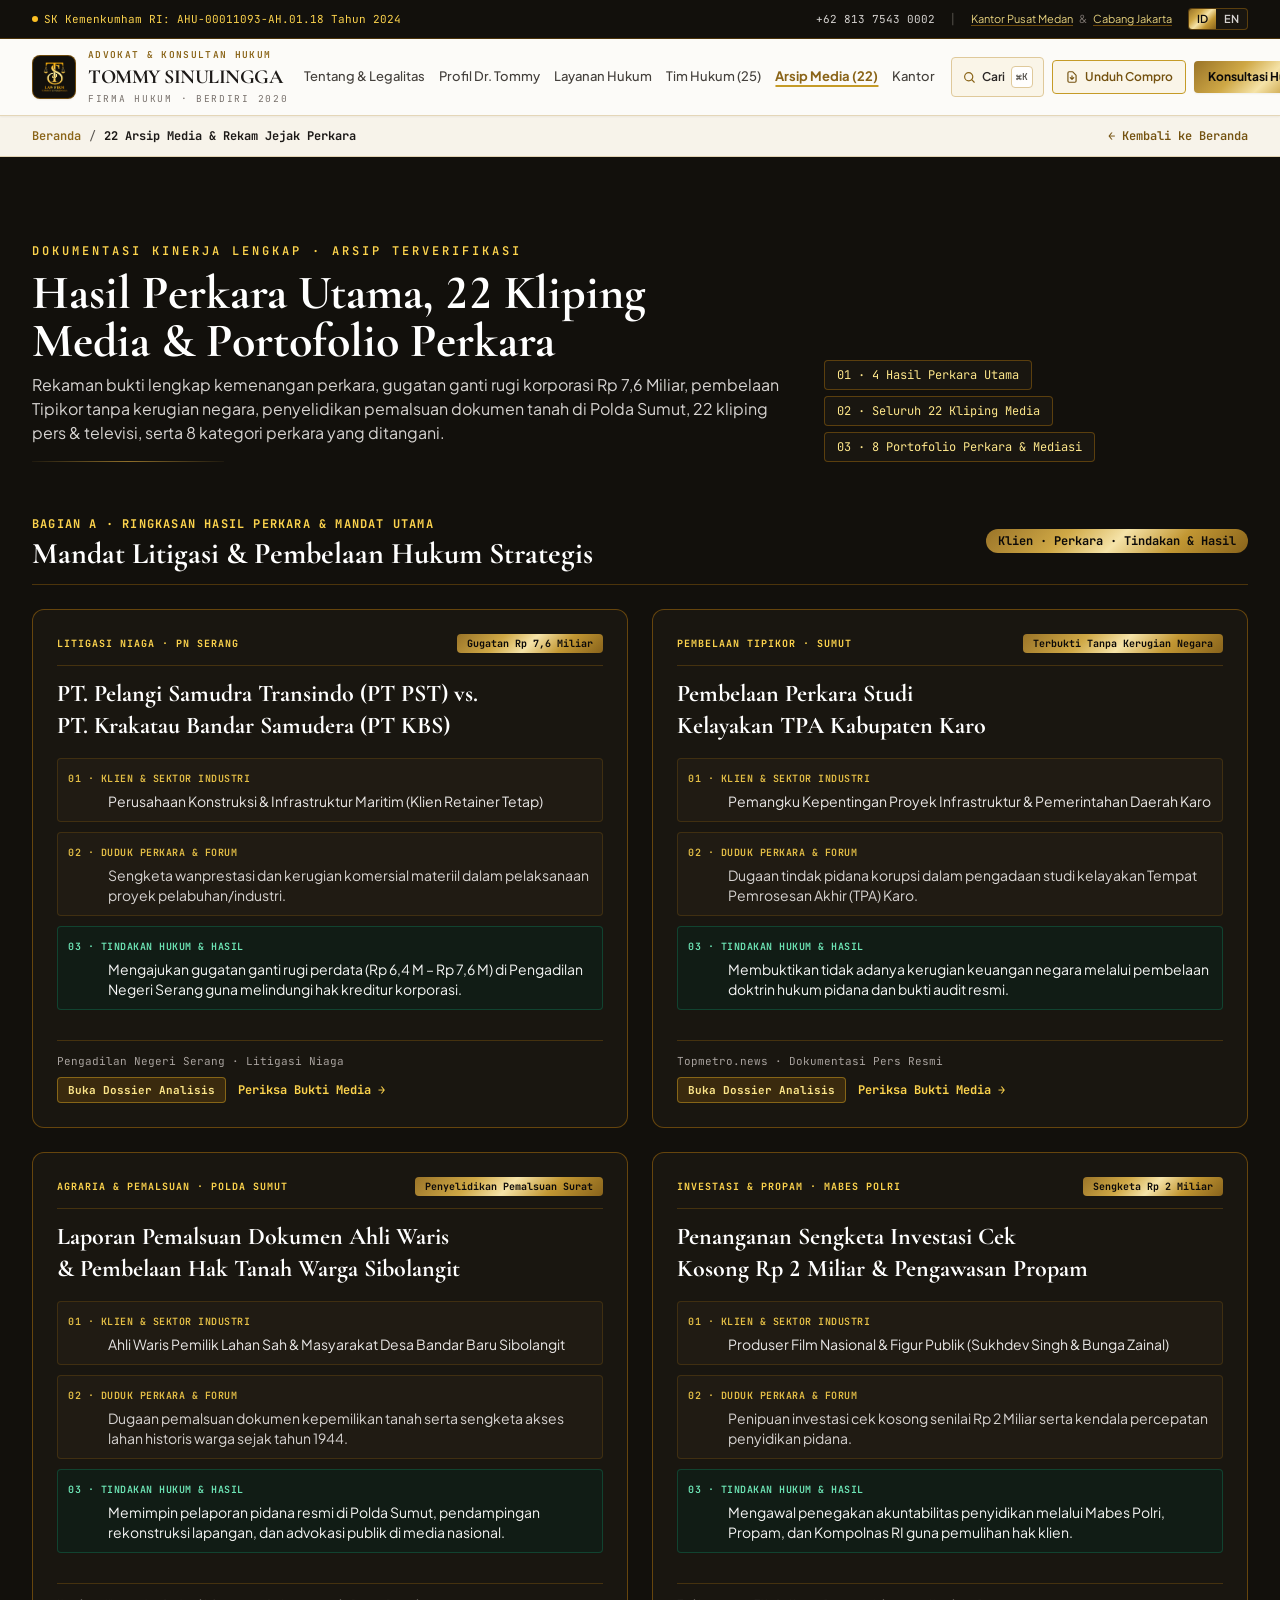
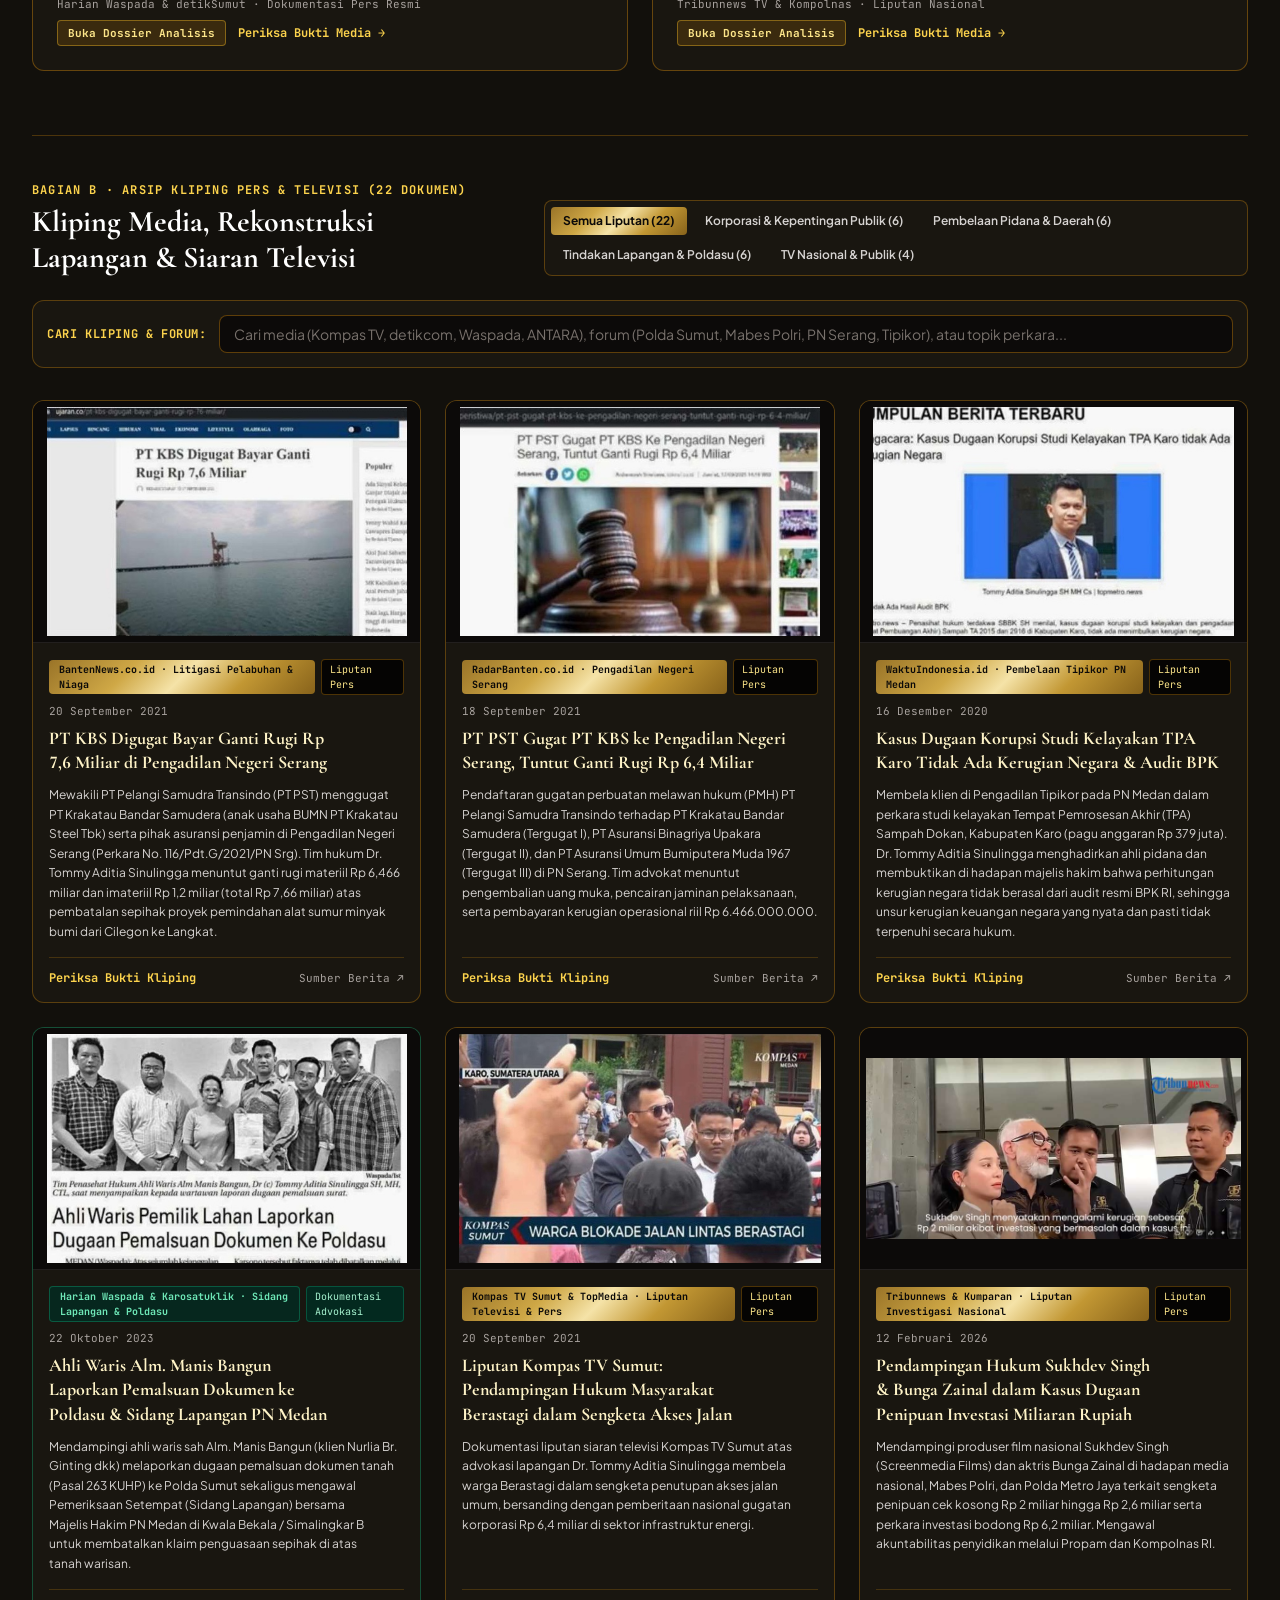
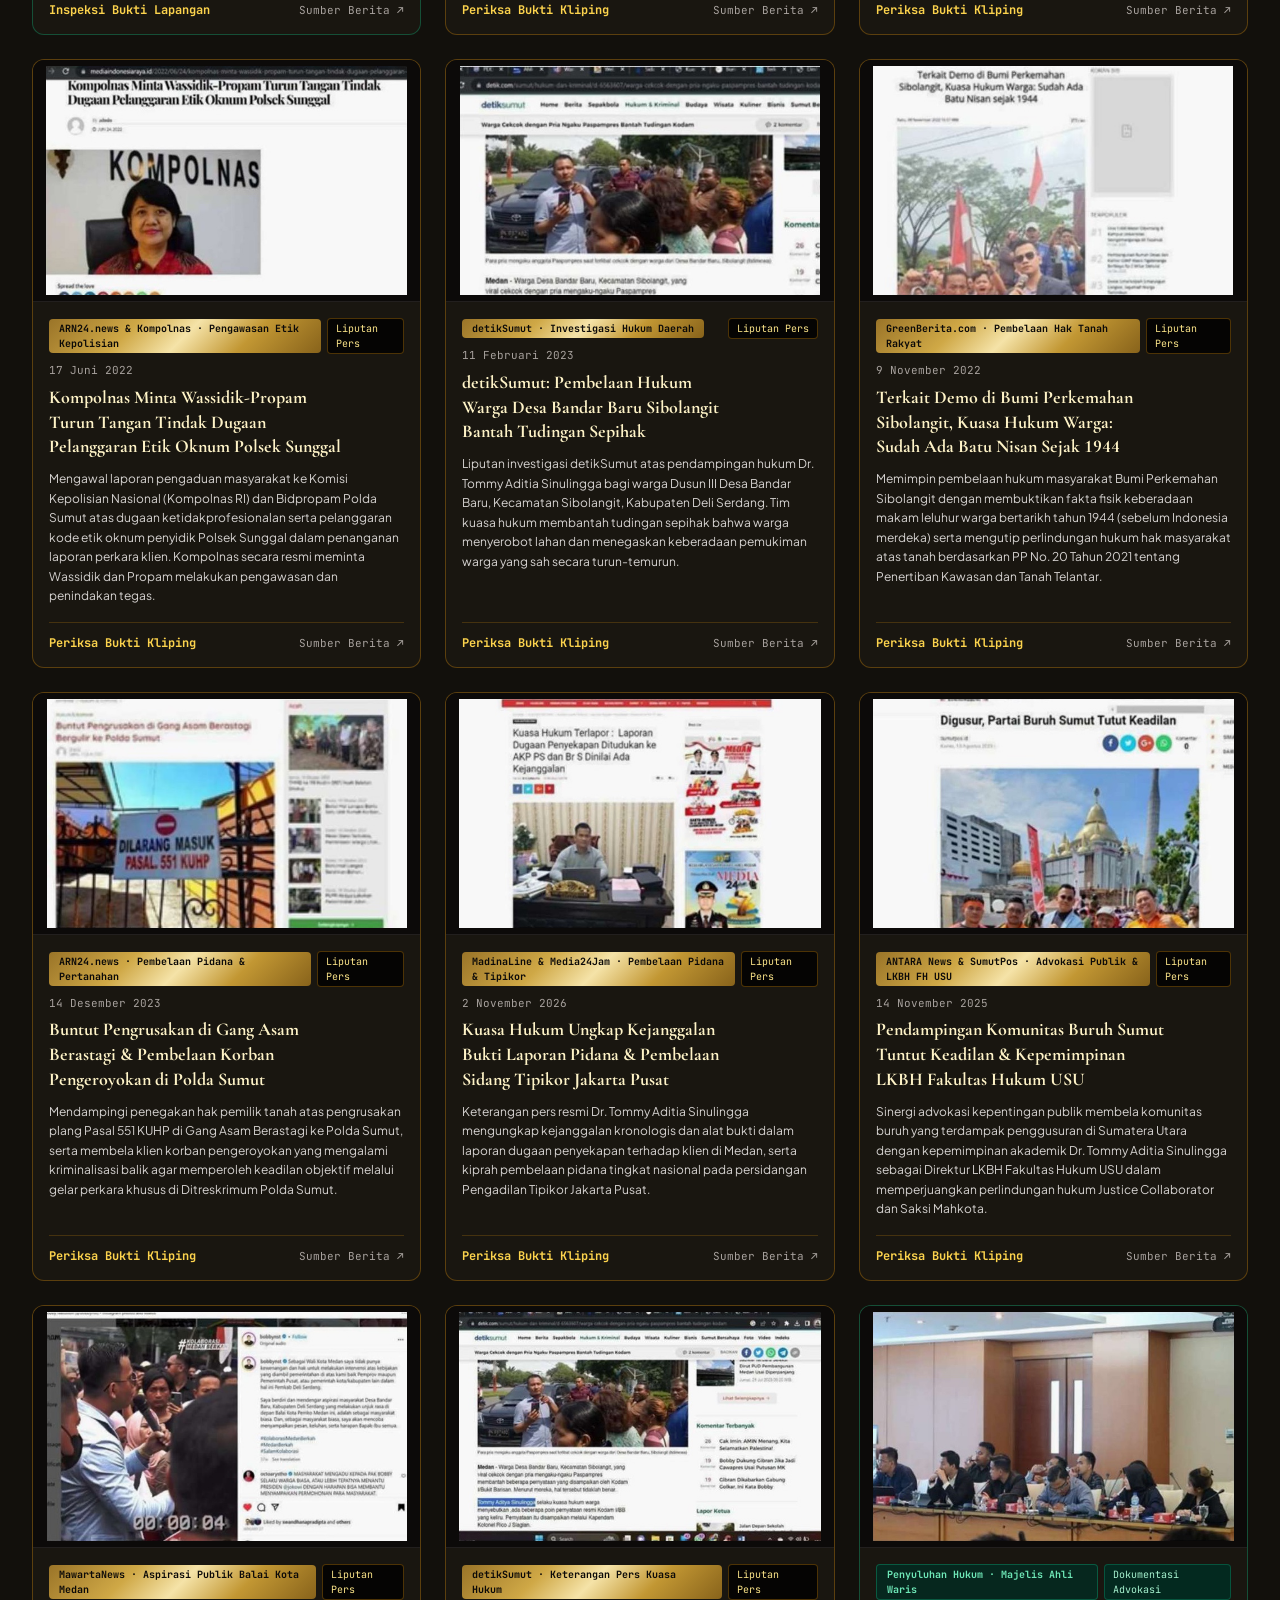
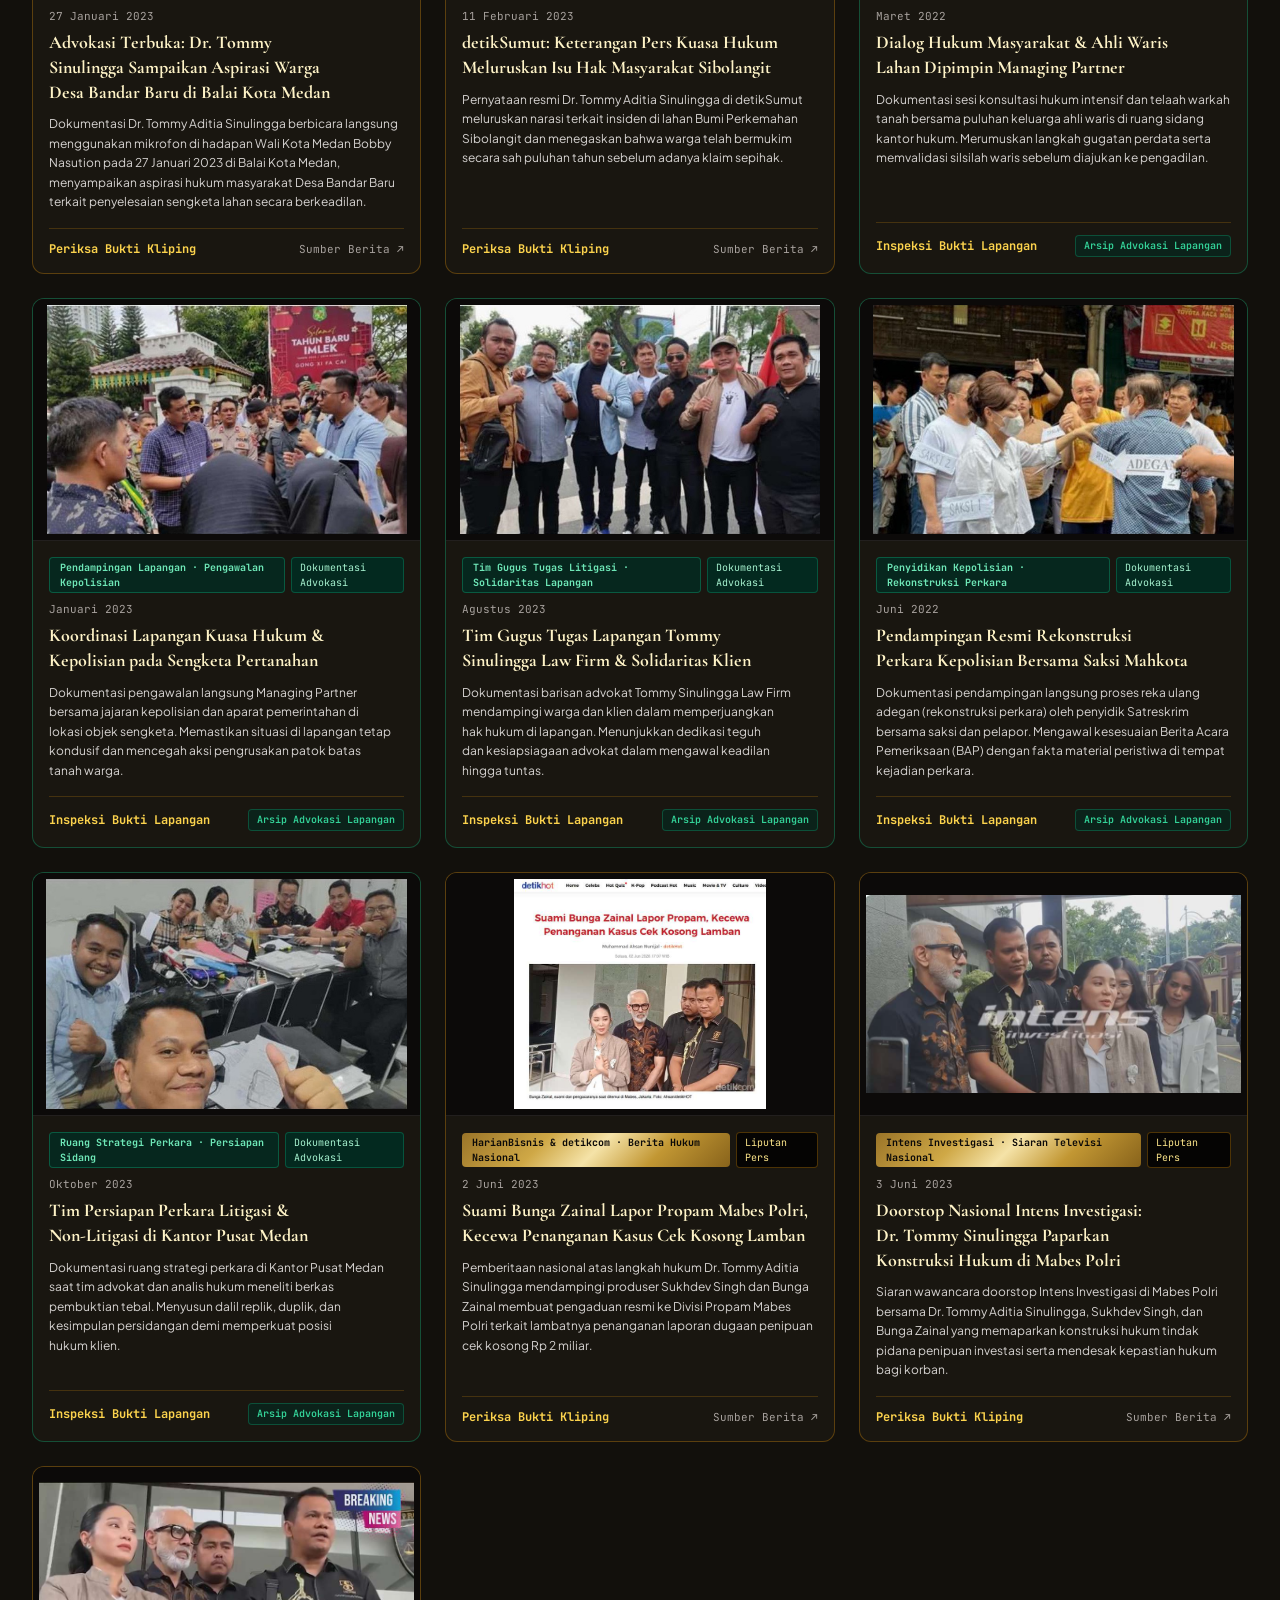
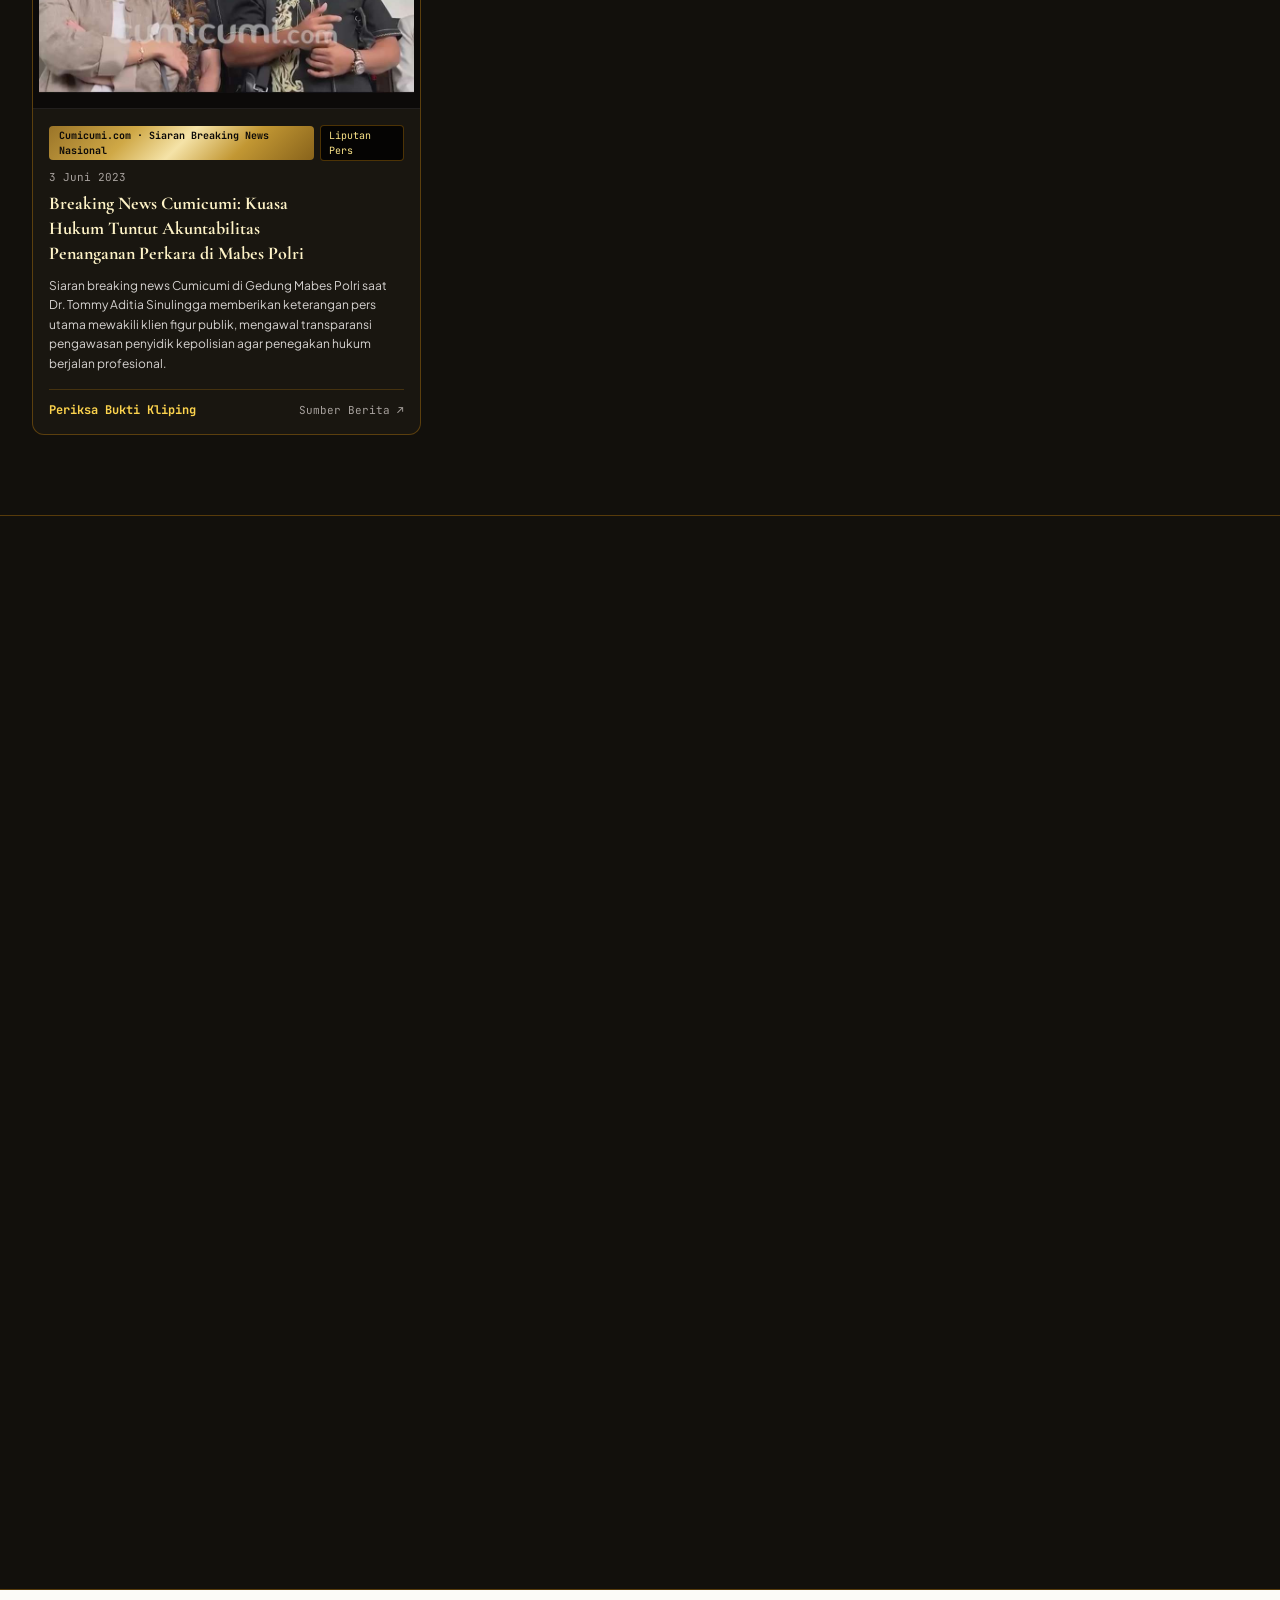
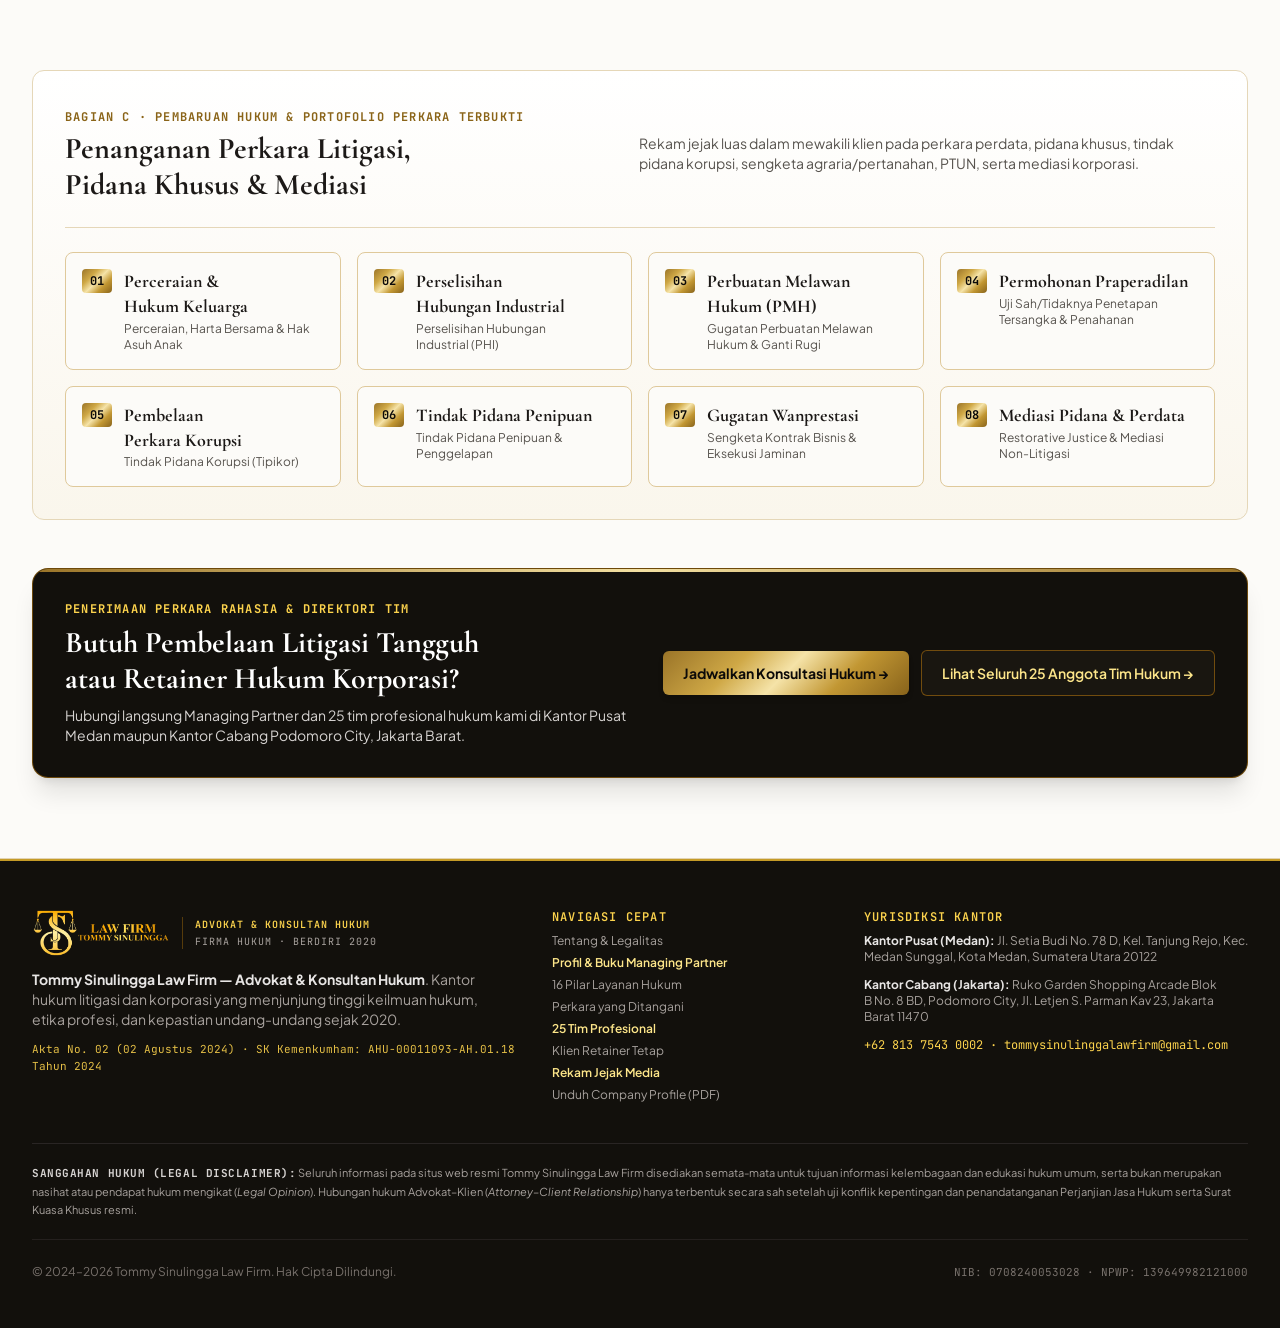
<file: media.html>
<!DOCTYPE html>
<html lang="id" class="scroll-smooth">
<head>
  <meta charset="UTF-8" />
  <meta name="viewport" content="width=device-width, initial-scale=1.0" />
  <title>Arsip 22 Liputan Media, Hasil Perkara &amp; Portofolio Litigasi | Tommy Sinulingga Law Firm</title>
  <meta name="description" content="Dokumentasi Lengkap Kinerja Hukum Tommy Sinulingga Law Firm: 4 Hasil Perkara Utama, 22 Kliping Media Nasional &amp; Televisi (Kompas TV, detikcom, Waspada, Tribunnews), serta 8 Portofolio Penanganan Perkara dipimpin Dr. Tommy Aditia Sinulingga, S.H., M.H., CTL, C.Med." />
  <link rel="icon" type="image/png" href="assets/logo-vertical-clear.png" />
  <link rel="canonical" href="https://lawfirm.tommysinulingga.id/media.html" />
  <meta name="robots" content="index, follow, max-image-preview:large, max-snippet:-1, max-video-preview:-1" />
  <meta name="keywords" content="berita tommy sinulingga law firm, liputan media dr tommy sinulingga, tommysinulinggalawfirm, kasus sukhdev singh bunga zainal, gugatan pt kbs pn serang, sidang tipikor tpa karo, sengketa tanah medan poldasu, pengacara jakarta, pengacara medan, arsip perkara hukum" />
  <meta name="author" content="Dr. Tommy Aditia Sinulingga, S.H., M.H., CTL, C.Med. — Tommy Sinulingga Law Firm" />
  <meta name="geo.region" content="ID-JK;ID-SU" />
  <meta name="geo.placename" content="Jakarta Barat, DKI Jakarta; Medan, Sumatera Utara" />
  <meta property="og:locale" content="id_ID" />
  <meta property="og:locale:alternate" content="en_US" />
  <link rel="alternate" hreflang="id" href="https://lawfirm.tommysinulingga.id/media.html" />
  <link rel="alternate" hreflang="en" href="https://lawfirm.tommysinulingga.id/media.html" />
  <link rel="alternate" hreflang="x-default" href="https://lawfirm.tommysinulingga.id/media.html" />
  <link rel="sitemap" type="application/xml" title="Sitemap" href="/sitemap.xml" />
  <link rel="alternate" type="text/plain" title="AI &amp; LLM Context (llms.txt)" href="/llms.txt" />
  <link rel="alternate" type="text/plain" title="Full AI Knowledge Base (llms-full.txt)" href="/llms-full.txt" />
  <meta property="og:type" content="website" />
  <meta property="og:site_name" content="Tommy Sinulingga Law Firm" />
  <meta property="og:title" content="Arsip Kinerja Media (22 Liputan), Hasil Perkara Utama &amp; Portofolio Perkara | Tommy Sinulingga Law Firm" />
  <meta property="og:description" content="Arsip Terverifikasi 22 Kliping Media Nasional &amp; Daerah, 4 Hasil Perkara Utama (Litigasi Niaga Rp 7,6 Miliar, Pembelaan Tipikor Tanpa Kerugian Negara, Penyelidikan Polda Sumut, Sengketa Investasi Rp 2 Miliar), serta 8 Portofolio Perkara Tommy Sinulingga Law Firm." />
  <meta property="og:url" content="https://lawfirm.tommysinulingga.id/media.html" />
  <meta property="og:image" content="assets/logo-3d-wall.png" />
  <meta name="twitter:card" content="summary_large_image" />
  <meta name="twitter:title" content="Arsip Kinerja Media (22 Liputan), Hasil Perkara Utama &amp; Portofolio Perkara | Tommy Sinulingga Law Firm" />
  <meta name="twitter:description" content="Arsip Terverifikasi 22 Kliping Media Nasional &amp; Daerah, 4 Hasil Perkara Utama (Litigasi Niaga Rp 7,6 Miliar, Pembelaan Tipikor Tanpa Kerugian Negara, Penyelidikan Polda Sumut, Sengketa Investasi Rp 2 Miliar), serta 8 Portofolio Perkara Tommy Sinulingga Law Firm." />
  <meta name="twitter:image" content="assets/logo-3d-wall.png" />

  <!-- Google Fonts for Editorial Luxury Serif + Crisp Corporate Sans + Tabular Mono -->
  <link rel="preconnect" href="https://fonts.googleapis.com" />
  <link rel="preconnect" href="https://fonts.gstatic.com" crossorigin />
  <link href="https://fonts.googleapis.com/css2?family=Cormorant+Garamond:ital,wght@0,500;0,600;0,700;1,600&family=JetBrains+Mono:wght@400;500;600&family=Plus+Jakarta+Sans:wght@400;500;600;700&display=swap" rel="stylesheet" />

  <!-- Production Compiled Tailwind CSS & Design System Stylesheet -->
  <link rel="stylesheet" href="assets/styles.css" />

  <style>
    @media (prefers-reduced-motion: no-preference) {
      @view-transition {
        navigation: auto;
      }
    }

    :root {
      --bg-ivory: #FCFBF8;
      --bg-champagne: #F6F0E2;
      --bg-obsidian: #12100C;
      --ink-primary: #16130E;
      --ink-muted: #5C5343;
      --gold-deep: #8A6418;
      --gold-border: #E2D3B3;
    }

    *, *::before, *::after {
      box-sizing: border-box;
    }

    html, body {
      overflow-x: clip;
    }

    img, svg, video {
      max-width: 100%;
      height: auto;
    }

    body {
      margin: 0;
      background-color: var(--bg-ivory);
      color: var(--ink-primary);
      font-family: 'Plus Jakarta Sans', -apple-system, BlinkMacSystemFont, sans-serif;
    }

    h1, h2, h3, h4 {
      text-wrap: balance;
    }

    .font-serif, h1, h2, h3, h4 {
      font-variant-numeric: lining-nums tabular-nums;
      font-feature-settings: "lnum" 1, "tnum" 1;
    }

    p, li, blockquote {
      text-wrap: pretty;
    }

    .section-deferred {
      content-visibility: auto;
      contain-intrinsic-size: auto none auto 900px;
    }

    [hidden="until-found"] {
      margin: 0 !important;
      padding: 0 !important;
      border: 0 !important;
    }

    .visually-hidden:where(:not(:focus-within, :active)) {
      position: absolute !important;
      clip-path: inset(50%) !important;
      overflow: hidden !important;
      width: 1px !important;
      height: 1px !important;
      margin: -1px !important;
      padding: 0 !important;
      border: 0 !important;
      white-space: nowrap !important;
    }

    .skip-link:focus,
    .skip-link:active {
      position: fixed;
      top: 0.75rem;
      left: 0.75rem;
      z-index: 100;
      padding: 0.5rem 1rem;
      border-radius: 0.375rem;
      background: #12100C;
      color: #F3E0A2;
      border: 2px solid #C59B27;
      font-size: 0.75rem;
      font-weight: 700;
    }

    textarea#matter-summary {
      field-sizing: content;
      height: auto;
      width: 100%;
      min-block-size: 3lh;
      max-block-size: 10lh;
    }

    input:user-invalid,
    input.user-invalid-fallback {
      border-color: #b91c1c !important;
      background-color: #fef2f2 !important;
    }

    .field-error-msg {
      display: none;
    }

    input:user-invalid ~ .field-error-msg,
    input.user-invalid-fallback ~ .field-error-msg {
      display: block;
    }

    dialog#lightbox-modal::backdrop,
    dialog#site-search-modal::backdrop {
      background-color: rgba(0, 0, 0, 0.88);
      backdrop-filter: blur(4px);
    }

    /* Multi-stop Brushed 24K Gold Foil Gradients */
    .gold-foil {
      background: linear-gradient(135deg, #9A7428 0%, #CFA846 30%, #F5E3A8 50%, #C29733 72%, #88631B 100%);
    }

    .gold-foil-hover:hover {
      background: linear-gradient(135deg, #88631B 0%, #C29733 25%, #F8EAB8 50%, #D4AF37 75%, #9A7428 100%);
      box-shadow: 0 10px 28px -6px rgba(184, 142, 52, 0.45);
    }

    .gold-text-foil {
      background: linear-gradient(95deg, #D4AF37 0%, #FFF1BE 48%, #C59B27 100%);
      -webkit-background-clip: text;
      -webkit-text-fill-color: transparent;
    }

    .gold-text-dark {
      background: linear-gradient(95deg, #745210 0%, #B38728 50%, #6E4D0E 100%);
      -webkit-background-clip: text;
      -webkit-text-fill-color: transparent;
    }

    .gold-crown-top {
      border-top: 3px solid transparent;
      border-image: linear-gradient(90deg, #9A7428, #F3E0A2, #9A7428) 1;
    }

    .gold-double-frame {
      border: 1px solid rgba(212, 175, 55, 0.45);
      box-shadow: inset 0 0 0 4px var(--bg-ivory), inset 0 0 0 5px rgba(184, 142, 52, 0.25);
    }

    .gold-rule {
      height: 1px;
      background: linear-gradient(90deg, rgba(184,142,52,0.08) 0%, rgba(184,142,52,0.75) 50%, rgba(184,142,52,0.08) 100%);
    }

    .card-luxury {
      background: linear-gradient(180deg, #FFFFFF 0%, #FAF6EC 100%);
      border: 1px solid #E5D7B8;
      transition: transform 240ms cubic-bezier(0.16, 1, 0.3, 1), box-shadow 240ms cubic-bezier(0.16, 1, 0.3, 1), border-color 240ms ease;
    }

    .card-luxury:hover {
      transform: translateY(-3px);
      border-color: #C59B27;
      box-shadow: 0 18px 38px -12px rgba(140, 102, 24, 0.16);
    }

    .portrait-frame {
      background: radial-gradient(circle at 50% 38%, #342612 0%, #17130D 68%, #100D09 100%);
      box-shadow: inset 0 0 0 1px rgba(197, 155, 39, 0.22);
    }
  </style>

  <!-- Structured Data (LegalService, Person, WebSite SearchAction & FAQPage JSON-LD) -->
  <script type="application/ld+json">
{
  "@context": "https://schema.org",
  "@graph": [
    {
      "@type": [
        "LegalService",
        "Attorney",
        "Organization"
      ],
      "@id": "https://lawfirm.tommysinulingga.id/#lawfirm",
      "name": "Tommy Sinulingga Law Firm",
      "alternateName": [
        "Tommy Sinulingga",
        "TommySinulingga",
        "TommySinulinggaLawFirm",
        "Tommy Sinulingga & Partners Law Firm",
        "Kantor Hukum Tommy Sinulingga",
        "Pengacara Jakarta & Medan — Tommy Sinulingga Law Firm"
      ],
      "legalName": "Persekutuan Perdata Tommy Sinulingga Law Firm (SK Kemenkumham RI: AHU-00011093-AH.01.18 Tahun 2024)",
      "foundingDate": "2020",
      "url": "https://lawfirm.tommysinulingga.id/",
      "logo": "https://lawfirm.tommysinulingga.id/assets/logo-vertical-clear.png",
      "image": "https://lawfirm.tommysinulingga.id/assets/logo-3d-wall.png",
      "telephone": "+62-813-7543-0002",
      "email": "tommysinulinggalawfirm@gmail.com",
      "taxID": "139649982121000",
      "iso6523Code": "NIB: 0708240053028",
      "priceRange": "$$$$",
      "sameAs": [
        "https://www.instagram.com/tommysinulinggalawfirm/"
      ],
      "founder": {
        "@id": "https://lawfirm.tommysinulingga.id/founder.html#dr-tommy-sinulingga"
      },
      "areaServed": [
        {
          "@type": "City",
          "name": "Jakarta Barat"
        },
        {
          "@type": "AdministrativeArea",
          "name": "DKI Jakarta"
        },
        {
          "@type": "City",
          "name": "Medan"
        },
        {
          "@type": "AdministrativeArea",
          "name": "Sumatera Utara"
        },
        {
          "@type": "Country",
          "name": "Indonesia"
        }
      ],
      "address": [
        {
          "@type": "PostalAddress",
          "name": "Head Office (Medan)",
          "streetAddress": "Jl. Setia Budi No. 78 D, Kel. Tanjung Rejo, Kec. Medan Sunggal, Kota Medan 20122",
          "addressLocality": "Kota Medan",
          "addressRegion": "Sumatera Utara",
          "postalCode": "20122",
          "addressCountry": "ID"
        },
        {
          "@type": "PostalAddress",
          "name": "Branch Office (Jakarta Barat — Podomoro City)",
          "streetAddress": "Ruko Garden Shopping Arcade Blok B No. 8 BD, Podomoro City, Jl. Letjen S. Parman Kav 23, Jakarta Barat 11470",
          "addressLocality": "Jakarta Barat",
          "addressRegion": "DKI Jakarta",
          "postalCode": "11470",
          "addressCountry": "ID"
        }
      ],
      "department": [
        {
          "@type": "LegalService",
          "name": "Tommy Sinulingga Law Firm — Kantor Cabang Jakarta Barat (Podomoro City)",
          "telephone": "+62-813-7543-0002",
          "email": "tommysinulinggalawfirm@gmail.com",
          "address": {
            "@type": "PostalAddress",
            "streetAddress": "Ruko Garden Shopping Arcade Blok B No. 8 BD, Podomoro City, Jl. Letjen S. Parman Kav 23, Jakarta Barat 11470",
            "addressLocality": "Jakarta Barat",
            "addressRegion": "DKI Jakarta",
            "postalCode": "11470",
            "addressCountry": "ID"
          },
          "geo": {
            "@type": "GeoCoordinates",
            "latitude": -6.1754,
            "longitude": 106.7905
          }
        },
        {
          "@type": "LegalService",
          "name": "Tommy Sinulingga Law Firm — Kantor Pusat Medan (Medan Sunggal)",
          "telephone": "+62-813-7543-0002",
          "email": "tommysinulinggalawfirm@gmail.com",
          "address": {
            "@type": "PostalAddress",
            "streetAddress": "Jl. Setia Budi No. 78 D, Kel. Tanjung Rejo, Kec. Medan Sunggal, Kota Medan 20122",
            "addressLocality": "Kota Medan",
            "addressRegion": "Sumatera Utara",
            "postalCode": "20122",
            "addressCountry": "ID"
          },
          "geo": {
            "@type": "GeoCoordinates",
            "latitude": 3.5756,
            "longitude": 98.6406
          }
        }
      ],
      "knowsAbout": [
        "Corporate Retainer & Legal Advisory",
        "Commercial & Civil Litigation (Wanprestasi & Perbuatan Melawan Hukum)",
        "Criminal Defense, White-Collar Crime & Anti-Corruption (Tipikor)",
        "Tax Dispute & Indonesian Tax Court Litigation (Pengadilan Pajak — CTL)",
        "Agrarian, Land Title Forgery & Plantation Law",
        "Bankruptcy & Suspension of Debt Payment Obligations (Kepailitan & PKPU)",
        "State Administrative Court (PTUN) & OSS Investment Licensing Law",
        "Industrial Relations Court (PHI) & Employment Law",
        "Family, Inheritance & Divorce Litigation",
        "Alternative Dispute Resolution & Certified Mediation (C.Med.)"
      ]
    },
    {
      "@type": "Person",
      "@id": "https://lawfirm.tommysinulingga.id/founder.html#dr-tommy-sinulingga",
      "name": "Dr. Tommy Aditia Sinulingga, S.H., M.H., CTL, C.Med.",
      "alternateName": [
        "Tommy Sinulingga",
        "Dr. Tommy Sinulingga",
        "TommySinulingga",
        "Tommy Aditia Sinulingga"
      ],
      "jobTitle": "Founder & Managing Partner · Direktur LKBH Fakultas Hukum USU",
      "url": "https://lawfirm.tommysinulingga.id/founder.html",
      "image": "https://lawfirm.tommysinulingga.id/assets/pdf_images/obj_199.jpg",
      "worksFor": {
        "@id": "https://lawfirm.tommysinulingga.id/#lawfirm"
      },
      "alumniOf": {
        "@type": "CollegeOrUniversity",
        "name": "Fakultas Hukum Universitas Sumatera Utara (FH USU)"
      },
      "hasCredential": [
        "Doktor Ilmu Hukum (S3) FH USU — Magna Cumlaude (IPK 3.98)",
        "Licensed Advocate — PERADI",
        "Certified Tax Lawyer (CTL) — Pengadilan Pajak",
        "Certified Mediator (C.Med.) — Mahkamah Agung RI"
      ],
      "sameAs": [
        "https://www.instagram.com/tommysinulinggalawfirm/"
      ]
    },
    {
      "@type": "WebSite",
      "@id": "https://lawfirm.tommysinulingga.id/#website",
      "url": "https://lawfirm.tommysinulingga.id/",
      "name": "Tommy Sinulingga Law Firm — Advokat & Konsultan Hukum (Jakarta & Medan)",
      "alternateName": [
        "TommySinulinggaLawFirm",
        "Tommy Sinulingga Law Firm",
        "Pengacara Jakarta & Medan Tommy Sinulingga"
      ],
      "publisher": {
        "@id": "https://lawfirm.tommysinulingga.id/#lawfirm"
      },
      "inLanguage": [
        "id-ID",
        "en-US"
      ],
      "potentialAction": {
        "@type": "SearchAction",
        "target": {
          "@type": "EntryPoint",
          "urlTemplate": "https://lawfirm.tommysinulingga.id/?q={search_term_string}"
        },
        "query-input": "required name=search_term_string"
      }
    },
    {
      "@type": "FAQPage",
      "@id": "https://lawfirm.tommysinulingga.id/#faq",
      "mainEntity": [
        {
          "@type": "Question",
          "name": "Bagaimana prosedur awal & uji konflik kepentingan sebelum menunjuk kuasa hukum?",
          "acceptedAnswer": {
            "@type": "Answer",
            "text": "Setiap permohonan diawali dengan Penerimaan Rahasia & Uji Konflik Kepentingan (Conflict Check) terhadap pihak lawan dalam basis data internal firma. Setelah dinyatakan bebas konflik kepentingan, Managing Partner bersama Advokat Senior dan Dewan Pakar melakukan Gelar Perkara untuk menyusun Pendapat Hukum (Legal Opinion) awal, dilanjutkan dengan penandatanganan Perjanjian Jasa Hukum serta Surat Kuasa Khusus atau Perjanjian Retainer Korporasi."
          }
        },
        {
          "@type": "Question",
          "name": "Bagaimana penanganan darurat untuk panggilan Kepolisian/Kejaksaan, Praperadilan, atau PKPU?",
          "acceptedAnswer": {
            "@type": "Answer",
            "text": "Untuk perkara berbatas waktu ketat (panggilan klarifikasi/tersangka di Polda/Mabes Polri, penahanan, gugatan Praperadilan 7 hari kerja, sita jaminan, atau tenggat PKPU/Kepailitan di Pengadilan Niaga), pilih tingkat urgensi Darurat (< 72 Jam) pada formulir konsultasi atau hubungi langsung saluran siaga WhatsApp (+62 813 7543 0002). Tim Advokat Litigasi PERADI kami dapat segera diterjunkan untuk pendampingan berita acara pemeriksaan (BAP) dan perlindungan hak hukum klien."
          }
        },
        {
          "@type": "Question",
          "name": "Apakah kantor Medan dan Podomoro City Jakarta dapat menangani perkara lintas provinsi?",
          "acceptedAnswer": {
            "@type": "Answer",
            "text": "Ya. Berdasarkan Pasal 5 ayat (2) Undang-Undang Nomor 18 Tahun 2003 tentang Advokat, Advokat berstatus sebagai penegak hukum yang memiliki wilayah kerja di seluruh wilayah Negara Republik Indonesia. Melalui koordinasi langsung antara Kantor Pusat Medan (Jl. Setia Budi No. 78 D, Kel. Tanjung Rejo, Kec. Medan Sunggal, Kota Medan 20122) dan Kantor Cabang Jakarta Barat (Ruko Garden Shopping Arcade Blok B No. 8 BD, Podomoro City, Jl. Letjen S. Parman Kav 23, Jakarta Barat 11470), tim kami menangani persidangan di seluruh Indonesia."
          }
        },
        {
          "@type": "Question",
          "name": "Bagaimana jaminan kerahasiaan data klien (Kode Etik Advokat & NDA) pada tahap konsultasi awal?",
          "acceptedAnswer": {
            "@type": "Answer",
            "text": "Seluruh informasi, dokumen, dan kronologi perkara yang disampaikan sejak tahap konsultasi awal dilindungi secara ketat oleh kewajiban rahasia jabatan Advokat berdasarkan Pasal 19 Undang-Undang Nomor 18 Tahun 2003 tentang Advokat dan Kode Etik Advokat Indonesia (KEAI). Bagi klien korporasi, transaksi M&A, maupun uji tuntas (Legal Due Diligence), firma kami juga siap menandatangani Perjanjian Kerahasiaan (Non-Disclosure Agreement / NDA) sebelum pertukaran dokumen sensitif."
          }
        },
        {
          "@type": "Question",
          "name": "Siapa Dr. Tommy Aditia Sinulingga dan Tommy Sinulingga Law Firm (tommysinulinggalawfirm)?",
          "acceptedAnswer": {
            "@type": "Answer",
            "text": "Tommy Sinulingga Law Firm adalah kantor advokat dan konsultan hukum litigasi serta korporasi yang didirikan tahun 2020 oleh Dr. Tommy Aditia Sinulingga, S.H., M.H., CTL, C.Med. (Doktor Ilmu Hukum FH USU predikat Magna Cumlaude IPK 3.98, Dosen Tetap FH USU, Direktur LKBH FH USU, Advokat PERADI, Kuasa Hukum Pengadilan Pajak CTL, dan Mediator Bersertifikat). Kantor hukum ini diperkuat oleh 25 profesional hukum (10 Advokat Litigasi, 6 Guru Besar & Doktor Hukum Dewan Pakar, serta 9 Spesialis Non-Litigasi)."
          }
        },
        {
          "@type": "Question",
          "name": "Di mana lokasi kantor Pengacara Jakarta dan Kantor Pusat Medan Tommy Sinulingga Law Firm?",
          "acceptedAnswer": {
            "@type": "Answer",
            "text": "Tommy Sinulingga Law Firm beroperasi di dua yurisdiksi utama: (1) Kantor Cabang Jakarta Barat di Ruko Garden Shopping Arcade Blok B No. 8 BD, Podomoro City, Jl. Letjen S. Parman Kav 23, Jakarta Barat 11470; dan (2) Kantor Pusat Medan di Jl. Setia Budi No. 78 D, Kel. Tanjung Rejo, Kec. Medan Sunggal, Kota Medan 20122. Tim kami melayani penanganan perkara di seluruh pengadilan Indonesia."
          }
        },
        {
          "@type": "Question",
          "name": "Apa saja layanan hukum dan skema kerja sama di Tommy Sinulingga Law Firm?",
          "acceptedAnswer": {
            "@type": "Answer",
            "text": "Kami menyediakan 16 pilar layanan hukum (10 Non-Litigasi & 6 Litigasi) melalui 3 skema kerja sama: (1) Retainer Korporasi Tetap (bulanan/tahunan untuk perusahaan), (2) Mandat Litigasi Perkara (Surat Kuasa Khusus perkara pidana, Tipikor, perdata, tanah/agraria, PKPU/kepailitan, PTUN, dan Pengadilan Pajak), serta (3) Audit Hukum (Legal Due Diligence) & Legal Opinion."
          }
        }
      ]
    }
  ]
}
  </script>
</head>
<body class="antialiased selection:bg-amber-200 selection:text-stone-900">
  <a href="#top" class="skip-link visually-hidden" data-i18n="skip_to_main">Langsung ke konten utama</a>

  <!-- TOP EXECUTIVE CREDENTIALS & LEGALITY BAR -->
  <div class="bg-obsidian text-stone-300 border-b border-amber-500/25 text-xs">
    <div class="max-w-7xl mx-auto px-4 sm:px-6 lg:px-8 py-2 flex flex-wrap items-center justify-between gap-2">
      <div class="flex flex-wrap items-center gap-x-4 gap-y-1">
        <span class="inline-flex items-center gap-1.5 font-mono text-[11px] text-amber-300 whitespace-nowrap">
          <span class="w-1.5 h-1.5 rounded-full bg-amber-400 shrink-0"></span>
          SK Kemenkumham RI: AHU-00011093-AH.01.18 Tahun 2024
        </span>
      </div>
      <div class="flex items-center gap-4 ml-auto">
        <a href="tel:+6281375430002" class="hover:text-amber-300 transition-colors font-mono text-[11px] flex items-center gap-1 whitespace-nowrap" title="Hubungi Telepon / WhatsApp Resmi" data-i18n-title="top_phone_title">
          <span>+62 813 7543 0002</span>
        </a>
        <span class="text-stone-600 hidden sm:inline">|</span>
        <span class="text-[11px] text-amber-200/90 hidden sm:inline-flex items-center gap-1.5 whitespace-nowrap">
          <a href="index.html?office=medan#contact" class="hover:text-amber-300 underline decoration-amber-500/40 underline-offset-2" data-i18n="top_medan_link">Kantor Pusat Medan</a>
          <span class="text-stone-500">&amp;</span>
          <a href="index.html?office=jakarta#contact" class="hover:text-amber-300 underline decoration-amber-500/40 underline-offset-2" data-i18n="top_jkt_link">Cabang Jakarta</a>
        </span>
        <!-- Language Toggle (Indonesian Active by Default, Persisted via localStorage) -->
        <div class="inline-flex rounded border border-amber-500/30 overflow-hidden bg-obsidian-card shrink-0" role="group" aria-label="Pilihan Bahasa" data-i18n-aria-label="aria_lang_switcher">
          <button type="button" id="lang-id" aria-pressed="true" onclick="setLanguage('id')" title="Bahasa Indonesia" data-i18n-title="lang_id_title" class="px-2 py-0.5 text-[11px] font-semibold gold-foil text-stone-950">ID</button>
          <button type="button" id="lang-en" aria-pressed="false" onclick="setLanguage('en')" title="English" data-i18n-title="lang_en_title" class="px-2 py-0.5 text-[11px] font-semibold text-stone-300 hover:text-amber-300">EN</button>
        </div>
      </div>
    </div>
  </div>

  <!-- STICKY NAVIGATION HEADER -->
  <header class="sticky top-0 z-40 bg-[#FCFBF8]/95 backdrop-blur-md border-b border-[#E4D6B8] shadow-sm">
    <div class="max-w-7xl mx-auto px-4 sm:px-6 lg:px-4 xl:px-8 min-h-[4.75rem] py-2.5 flex items-center justify-between gap-2 xl:gap-4">
      <a href="index.html" class="flex items-center gap-2 xl:gap-3 shrink-0 group focus:outline-none" aria-label="Tommy Sinulingga Law Firm — Beranda" data-i18n-aria-label="aria_logo_home">
        <div class="w-9 h-9 xl:w-11 xl:h-11 rounded-lg bg-obsidian p-1.5 border border-amber-500/40 flex items-center justify-center shadow-sm shrink-0 group-hover:border-amber-400 transition-colors">
          <img src="assets/logo-vertical-clear.png" alt="Lambang Tommy Sinulingga Law Firm" data-i18n-alt="logo_crest_alt" width="542" height="602" class="w-full h-full object-contain" />
        </div>
        <div class="shrink-0 whitespace-nowrap">
          <span class="block text-[8px] xl:text-[9.5px] font-mono uppercase tracking-[0.06em] xl:tracking-[0.14em] text-[#8A6418] font-semibold leading-tight whitespace-nowrap" data-i18n="brand_sub_top">Advokat &amp; Konsultan Hukum</span>
          <span class="block font-serif text-base sm:text-lg xl:text-[20px] font-bold tracking-tight text-stone-900 leading-none mt-0.5 whitespace-nowrap">TOMMY SINULINGGA</span>
          <span class="block text-[8px] xl:text-[9.5px] font-mono uppercase tracking-[0.12em] xl:tracking-[0.18em] text-stone-500 leading-tight mt-0.5 whitespace-nowrap" data-i18n="brand_sub_bottom">Firma Hukum · Berdiri 2020</span>
        </div>
      </a>

      <nav class="hidden lg:flex items-center gap-1.5 xl:gap-3.5 text-[10.5px] xl:text-[13px] font-medium text-stone-700 shrink-0" aria-label="Navigasi Utama" data-i18n-aria-label="aria_nav_primary">
        <a href="index.html#about" class="whitespace-nowrap py-1 hover:text-[#8A6418] transition-colors" data-i18n="nav_about">Tentang &amp; Legalitas</a>
        <a href="founder.html" class="whitespace-nowrap py-1 hover:text-[#8A6418] transition-colors" data-i18n="nav_founder">Profil Dr. Tommy</a>
        <a href="index.html#services" class="whitespace-nowrap py-1 hover:text-[#8A6418] transition-colors" data-i18n="nav_services">Layanan Hukum</a>
        <a href="team.html" class="whitespace-nowrap py-1 hover:text-[#8A6418] transition-colors" data-i18n="nav_team">Tim Hukum (25)</a>
        <a href="media.html" class="whitespace-nowrap py-1 text-[#8A6418] font-bold underline decoration-[#C59B27] decoration-2 underline-offset-4 transition-colors" aria-current="page" data-i18n="nav_performance">Arsip Media (22)</a>
        <a href="index.html#contact" class="whitespace-nowrap py-1 hover:text-[#8A6418] transition-colors" data-i18n="nav_contact">Kantor</a>
      </nav>

      <div class="flex items-center gap-1.5 xl:gap-2 shrink-0">
        <button type="button" id="header-search-btn" onclick="openSiteSearch()" aria-label="Cari Layanan, Pengacara Jakarta/Medan &amp; Perkara" data-i18n-aria-label="aria_site_search"
                class="inline-flex items-center gap-1.5 px-2 xl:px-2.5 py-1.5 xl:py-2 rounded text-[11px] xl:text-xs font-semibold border border-[#DFC99B] text-stone-800 bg-[#FAF5E8] hover:border-[#8A6418] hover:bg-[#F3E8CC] transition-colors whitespace-nowrap shrink-0">
          <svg class="w-3.5 h-3.5 text-[#8A6418] shrink-0" aria-hidden="true" fill="none" stroke="currentColor" stroke-width="2" viewBox="0 0 24 24"><path stroke-linecap="round" stroke-linejoin="round" d="M21 21l-4.35-4.35m1.85-5.15a7 7 0 11-14 0 7 7 0 0114 0z"/></svg>
          <span class="hidden sm:inline" data-i18n="btn_search_nav">Cari</span>
          <kbd class="hidden xl:inline-block px-1 py-0.5 text-[9.5px] font-mono bg-white/90 text-stone-600 rounded border border-[#DFC99B]">⌘K</kbd>
        </button>
        <a href="assets/Tommy-Sinulingga-Law-Firm-Profile.pdf" target="_blank" rel="noopener"
           class="hidden sm:inline-flex items-center gap-1.5 px-2 xl:px-3 py-1.5 xl:py-2 rounded text-[11px] xl:text-xs font-semibold border border-[#C59B27] text-[#745210] bg-[#FAF5E8] hover:bg-[#F3E8CC] transition-colors whitespace-nowrap shrink-0">
          <svg class="w-3.5 h-3.5 shrink-0" aria-hidden="true" fill="none" stroke="currentColor" stroke-width="2" viewBox="0 0 24 24"><path stroke-linecap="round" stroke-linejoin="round" d="M12 10v6m0 0l-3-3m3 3l3-3m2 8H7a2 2 0 01-2-2V5a2 2 0 012-2h5.586a1 1 0 01.707.293l5.414 5.414a1 1 0 01.293.707V19a2 2 0 01-2 2z"/></svg>
          <span data-i18n="btn_compro">Unduh Compro</span>
        </a>
        <a href="index.html#contact"
           class="inline-flex items-center gap-1.5 px-2.5 xl:px-3.5 py-1.5 xl:py-2 rounded text-[11px] xl:text-xs font-bold text-stone-950 gold-foil gold-foil-hover transition-all shadow-sm whitespace-nowrap shrink-0">
          <span data-i18n="btn_consult">Konsultasi Hukum</span>
          <svg class="w-3.5 h-3.5 hidden sm:inline shrink-0" aria-hidden="true" fill="none" stroke="currentColor" stroke-width="2" viewBox="0 0 24 24"><path stroke-linecap="round" stroke-linejoin="round" d="M17 8l4 4m0 0l-4 4m4-4H3"/></svg>
        </a>
        <button type="button" id="mobile-menu-btn" onclick="toggleMobileNav()" aria-expanded="false" aria-controls="mobile-nav" aria-label="Buka Menu Navigasi" data-i18n-aria-label="aria_toggle_menu"
                class="lg:hidden inline-flex items-center justify-center p-2 rounded border border-[#DFC99B] bg-[#FAF5E8] text-stone-800 hover:border-[#8A6418]">
          <svg class="w-5 h-5" aria-hidden="true" fill="none" stroke="currentColor" stroke-width="2" viewBox="0 0 24 24"><path stroke-linecap="round" stroke-linejoin="round" d="M4 6h16M4 12h16M4 18h16"/></svg>
        </button>
      </div>
    </div>

    <!-- Mobile & Tablet Collapsible Navigation Drawer -->
    <nav id="mobile-nav" class="hidden lg:hidden border-t border-[#E4D6B8] bg-[#FCFBF8] px-4 py-3 shadow-inner" aria-label="Navigasi Seluler" data-i18n-aria-label="aria_nav_mobile">
      <div class="grid grid-cols-2 sm:grid-cols-3 gap-2 text-xs sm:text-sm font-medium text-stone-800">
        <a href="index.html" onclick="closeMobileNav()" class="col-span-2 sm:col-span-3 px-3 py-2 rounded bg-[#EFE6D2] text-[#745210] font-bold transition-colors" data-i18n="nav_home">← Kembali ke Beranda</a>
        <a href="index.html#about" onclick="closeMobileNav()" class="px-3 py-2 rounded bg-[#F7F3EA] hover:bg-[#EFE6D2] transition-colors" data-i18n="nav_about">Tentang &amp; Legalitas</a>
        <a href="founder.html" onclick="closeMobileNav()" class="px-3 py-2 rounded bg-[#F7F3EA] hover:bg-[#EFE6D2] transition-colors font-semibold text-[#745210]" data-i18n="nav_founder_mobile">Profil &amp; Buku Dr. Tommy</a>
        <a href="index.html#services" onclick="closeMobileNav()" class="px-3 py-2 rounded bg-[#F7F3EA] hover:bg-[#EFE6D2] transition-colors" data-i18n="nav_services">Layanan Hukum</a>
        <a href="team.html" onclick="closeMobileNav()" class="px-3 py-2 rounded bg-[#F7F3EA] hover:bg-[#EFE6D2] transition-colors font-semibold text-[#745210]" data-i18n="nav_team">Tim Hukum (25)</a>
        <a href="index.html#clients" onclick="closeMobileNav()" class="px-3 py-2 rounded bg-[#F7F3EA] hover:bg-[#EFE6D2] transition-colors" data-i18n="nav_clients">Klien Tetap</a>
        <a href="media.html" onclick="closeMobileNav()" class="px-3 py-2 rounded bg-[#F7F3EA] hover:bg-[#EFE6D2] transition-colors font-semibold text-[#745210]" data-i18n="nav_performance">Arsip Media (22)</a>
        <a href="index.html#contact" onclick="closeMobileNav()" class="px-3 py-2 rounded bg-[#F7F3EA] hover:bg-[#EFE6D2] transition-colors" data-i18n="nav_contact">Kantor</a>
        <a href="assets/Tommy-Sinulingga-Law-Firm-Profile.pdf" target="_blank" rel="noopener" onclick="closeMobileNav()" class="col-span-2 sm:hidden px-3 py-2 rounded border border-[#C59B27] bg-[#FAF5E8] text-[#745210] font-semibold text-center" data-i18n="btn_compro">Unduh Compro</a>
      </div>
    </nav>
  </header>

  <main id="top" tabindex="-1">
    <!-- BREADCRUMB & BACK NAVIGATION BAR -->
    <div class="bg-[#F7F3EA] border-b border-[#E2D3B3]">
      <div class="max-w-7xl mx-auto px-4 sm:px-6 lg:px-8 py-3 flex flex-wrap items-center justify-between gap-2 text-xs font-mono">
        <div class="flex items-center gap-2 text-stone-600">
          <a href="index.html" class="text-[#8A6418] hover:underline font-semibold" data-i18n="breadcrumb_home">Beranda</a>
          <span>/</span>
          <span class="text-stone-900 font-bold" data-i18n="media_page_breadcrumb">22 Arsip Media &amp; Rekam Jejak Perkara</span>
        </div>
        <a href="index.html" class="inline-flex items-center gap-1.5 text-[#745210] hover:text-stone-950 font-semibold" data-i18n="nav_home">← Kembali ke Beranda</a>
      </div>
    </div>

    <!-- COMPLETE MEDIA ARCHIVE, LANDMARK OUTCOMES & HANDLED CASE PORTFOLIO -->
    <section id="performance" class="py-14 lg:py-20 bg-obsidian text-stone-100 border-b border-amber-500/30">
      <div class="max-w-7xl mx-auto px-4 sm:px-6 lg:px-8">

        <!-- Section Header + Jump Pills -->
        <div class="flex flex-col lg:flex-row lg:items-end justify-between gap-6">
          <div class="max-w-3xl">
            <span class="text-xs font-mono uppercase tracking-[0.25em] text-amber-300 font-semibold" data-i18n="media_page_eyebrow">DOKUMENTASI KINERJA LENGKAP · ARSIP TERVERIFIKASI</span>
            <h1 class="font-serif text-3xl sm:text-4xl lg:text-5xl font-bold text-white mt-2" data-i18n="media_page_heading">Hasil Perkara Utama, 22 Kliping Media &amp; Portofolio Perkara</h1>
            <p class="text-sm sm:text-base text-stone-300 mt-2 leading-relaxed" data-i18n="media_page_subtitle">Rekaman bukti lengkap kemenangan perkara, gugatan ganti rugi korporasi Rp 7,6 Miliar, pembelaan Tipikor tanpa kerugian negara, penyelidikan pemalsuan dokumen tanah di Polda Sumut, 22 kliping pers &amp; televisi, serta 8 kategori perkara yang ditangani.</p>
            <div class="gold-rule w-48 mt-4"></div>
          </div>

          <div class="flex flex-wrap gap-1.5 text-xs font-mono">
            <a href="#landmark-outcomes" class="px-3 py-1.5 rounded bg-obsidian-card border border-amber-500/30 text-amber-200 hover:border-amber-400 transition-colors" data-i18n="media_jump_outcomes">01 · 4 Hasil Perkara Utama</a>
            <a href="#media-archive" class="px-3 py-1.5 rounded bg-obsidian-card border border-amber-500/30 text-amber-200 hover:border-amber-400 transition-colors" data-i18n="media_jump_clippings">02 · Seluruh 22 Kliping Media</a>
            <a href="#handled-cases" class="px-3 py-1.5 rounded bg-obsidian-card border border-amber-500/30 text-amber-200 hover:border-amber-400 transition-colors" data-i18n="media_jump_cases">03 · 8 Portofolio Perkara &amp; Mediasi</a>
          </div>
        </div>

        <!-- PART A: FEATURED LANDMARK MANDATES (4 EXECUTIVE CASE STUDY / OUTCOME CARDS) -->
        <div id="landmark-outcomes" class="mt-12">
          <div class="flex flex-wrap items-center justify-between gap-3 border-b border-amber-500/25 pb-3 mb-6">
            <div>
              <span class="text-xs font-mono uppercase tracking-widest text-amber-300 font-bold" data-i18n="outcomes_eyebrow">BAGIAN A · RINGKASAN HASIL PERKARA &amp; MANDAT UTAMA</span>
              <h2 class="font-serif text-2xl sm:text-3xl font-bold text-white mt-0.5" data-i18n="outcomes_heading">Mandat Litigasi &amp; Pembelaan Hukum Strategis</h2>
            </div>
            <span class="px-3 py-1 rounded-full text-xs font-mono gold-foil text-stone-950 font-bold" data-i18n="outcomes_badge">Klien · Perkara · Tindakan &amp; Hasil</span>
          </div>

          <div class="grid grid-cols-1 md:grid-cols-2 gap-6" id="landmark-outcomes-grid">
<article class="rounded-xl bg-obsidian-card border border-amber-500/35 p-5 sm:p-6 flex flex-col justify-between hover:border-amber-400 transition-colors">
          <div>
            <div class="flex flex-wrap items-center justify-between gap-2 pb-3 border-b border-amber-500/20">
              <span class="text-[10px] font-mono uppercase tracking-widest text-amber-300 font-bold" data-i18n="outcome1_tag">LITIGASI NIAGA · PN SERANG</span>
              <span class="px-2.5 py-0.5 rounded text-[10px] font-mono font-bold gold-foil text-stone-950" data-i18n="outcome1_val">Gugatan Rp 7,6 Miliar</span>
            </div>
            <h3 class="font-serif text-xl sm:text-2xl font-bold text-white mt-3 leading-snug cursor-pointer hover:text-amber-300 transition-colors" onclick="openLegalBriefModal('01')" data-i18n="outcome1_title">PT. Pelangi Samudra Transindo (PT PST) vs. PT. Krakatau Bandar Samudera (PT KBS)</h3>
            <dl class="mt-4 space-y-2.5 text-xs sm:text-sm">
              <div class="p-2.5 rounded bg-obsidian-elevated/80 border border-amber-500/15">
                <dt class="text-[10px] font-mono uppercase tracking-wider text-amber-300/90 font-semibold" data-i18n="outcome_label_client">01 · Klien &amp; Sektor Industri</dt>
                <dd class="text-stone-200 mt-0.5" data-i18n="outcome1_client">Perusahaan Konstruksi &amp; Infrastruktur Maritim (Klien Retainer Tetap)</dd>
              </div>
              <div class="p-2.5 rounded bg-obsidian-elevated/80 border border-amber-500/15">
                <dt class="text-[10px] font-mono uppercase tracking-wider text-amber-300/90 font-semibold" data-i18n="outcome_label_issue">02 · Duduk Perkara &amp; Forum</dt>
                <dd class="text-stone-300 mt-0.5" data-i18n="outcome1_issue">Sengketa wanprestasi dan kerugian komersial materiil dalam pelaksanaan proyek pelabuhan/industri.</dd>
              </div>
              <div class="p-2.5 rounded bg-emerald-950/30 border border-emerald-500/25">
                <dt class="text-[10px] font-mono uppercase tracking-wider text-emerald-300 font-semibold" data-i18n="outcome_label_result">03 · Tindakan Hukum &amp; Hasil</dt>
                <dd class="text-stone-100 mt-0.5" data-i18n="outcome1_result">Mengajukan gugatan ganti rugi perdata (Rp 6,4 M – Rp 7,6 M) di Pengadilan Negeri Serang guna melindungi hak kreditur korporasi.</dd>
              </div>
            </dl>
          </div>
          <div class="mt-4 pt-3 border-t border-amber-500/20 flex flex-wrap items-center justify-between gap-2 text-xs">
            <span class="font-mono text-[11px] text-stone-400">Pengadilan Negeri Serang · Litigasi Niaga</span>
            <div class="flex flex-wrap items-center gap-3">
              <button type="button" onclick="openLegalBriefModal('01')"
                      class="inline-flex items-center gap-1 px-2.5 py-1 rounded font-mono text-[11px] font-bold bg-amber-500/15 border border-amber-400/40 text-amber-200 hover:bg-amber-500/25 transition-colors">
                <span data-i18n="outcome_brief_btn">Buka Dossier Analisis</span>
              </button>
              <button type="button" onclick="openLightbox('assets/pdf_images/obj_697.jpg', 'Litigasi Niaga — PT KBS Digugat Bayar Ganti Rugi Rp 7,6 Miliar', 'lightbox_media_sub', 'Litigasi Niaga — PT KBS Digugat Bayar Ganti Rugi Rp 7,6 Miliar', 'Commercial Litigation — PT KBS Digugat Bayar Ganti Rugi Rp 7,6 Miliar')"
                      class="inline-flex items-center gap-1 font-mono text-xs font-bold text-amber-300 hover:text-amber-200">
                <span data-i18n="outcome_btn_evidence">Periksa Bukti Media →</span>
              </button>
            </div>
          </div>
        </article>
      
        <article class="rounded-xl bg-obsidian-card border border-amber-500/35 p-5 sm:p-6 flex flex-col justify-between hover:border-amber-400 transition-colors">
          <div>
            <div class="flex flex-wrap items-center justify-between gap-2 pb-3 border-b border-amber-500/20">
              <span class="text-[10px] font-mono uppercase tracking-widest text-amber-300 font-bold" data-i18n="outcome2_tag">PEMBELAAN TIPIKOR · SUMUT</span>
              <span class="px-2.5 py-0.5 rounded text-[10px] font-mono font-bold gold-foil text-stone-950" data-i18n="outcome2_val">Terbukti Tanpa Kerugian Negara</span>
            </div>
            <h3 class="font-serif text-xl sm:text-2xl font-bold text-white mt-3 leading-snug cursor-pointer hover:text-amber-300 transition-colors" onclick="openLegalBriefModal('02')" data-i18n="outcome2_title">Pembelaan Perkara Studi Kelayakan TPA Kabupaten Karo</h3>
            <dl class="mt-4 space-y-2.5 text-xs sm:text-sm">
              <div class="p-2.5 rounded bg-obsidian-elevated/80 border border-amber-500/15">
                <dt class="text-[10px] font-mono uppercase tracking-wider text-amber-300/90 font-semibold" data-i18n="outcome_label_client">01 · Klien &amp; Sektor Industri</dt>
                <dd class="text-stone-200 mt-0.5" data-i18n="outcome2_client">Pemangku Kepentingan Proyek Infrastruktur &amp; Pemerintahan Daerah Karo</dd>
              </div>
              <div class="p-2.5 rounded bg-obsidian-elevated/80 border border-amber-500/15">
                <dt class="text-[10px] font-mono uppercase tracking-wider text-amber-300/90 font-semibold" data-i18n="outcome_label_issue">02 · Duduk Perkara &amp; Forum</dt>
                <dd class="text-stone-300 mt-0.5" data-i18n="outcome2_issue">Dugaan tindak pidana korupsi dalam pengadaan studi kelayakan Tempat Pemrosesan Akhir (TPA) Karo.</dd>
              </div>
              <div class="p-2.5 rounded bg-emerald-950/30 border border-emerald-500/25">
                <dt class="text-[10px] font-mono uppercase tracking-wider text-emerald-300 font-semibold" data-i18n="outcome_label_result">03 · Tindakan Hukum &amp; Hasil</dt>
                <dd class="text-stone-100 mt-0.5" data-i18n="outcome2_result">Membuktikan tidak adanya kerugian keuangan negara melalui pembelaan doktrin hukum pidana dan bukti audit resmi.</dd>
              </div>
            </dl>
          </div>
          <div class="mt-4 pt-3 border-t border-amber-500/20 flex flex-wrap items-center justify-between gap-2 text-xs">
            <span class="font-mono text-[11px] text-stone-400">Topmetro.news · Dokumentasi Pers Resmi</span>
            <div class="flex flex-wrap items-center gap-3">
              <button type="button" onclick="openLegalBriefModal('02')"
                      class="inline-flex items-center gap-1 px-2.5 py-1 rounded font-mono text-[11px] font-bold bg-amber-500/15 border border-amber-400/40 text-amber-200 hover:bg-amber-500/25 transition-colors">
                <span data-i18n="outcome_brief_btn">Buka Dossier Analisis</span>
              </button>
              <button type="button" onclick="openLightbox('assets/pdf_images/obj_671.jpg', 'Topmetro.news — Kasus Dugaan Korupsi Studi Kelayakan TPA Karo Tidak Ada Kerugian Negara', 'lightbox_media_sub', 'Topmetro.news — Kasus Dugaan Korupsi Studi Kelayakan TPA Karo Tidak Ada Kerugian Negara', 'Topmetro.news — Kasus Dugaan Korupsi Studi Kelayakan TPA Karo Tidak Ada Kerugian Negara')"
                      class="inline-flex items-center gap-1 font-mono text-xs font-bold text-amber-300 hover:text-amber-200">
                <span data-i18n="outcome_btn_evidence">Periksa Bukti Media →</span>
              </button>
            </div>
          </div>
        </article>
      
        <article class="rounded-xl bg-obsidian-card border border-amber-500/35 p-5 sm:p-6 flex flex-col justify-between hover:border-amber-400 transition-colors">
          <div>
            <div class="flex flex-wrap items-center justify-between gap-2 pb-3 border-b border-amber-500/20">
              <span class="text-[10px] font-mono uppercase tracking-widest text-amber-300 font-bold" data-i18n="outcome3_tag">AGRARIA &amp; PEMALSUAN · POLDA SUMUT</span>
              <span class="px-2.5 py-0.5 rounded text-[10px] font-mono font-bold gold-foil text-stone-950" data-i18n="outcome3_val">Penyelidikan Pemalsuan Surat</span>
            </div>
            <h3 class="font-serif text-xl sm:text-2xl font-bold text-white mt-3 leading-snug cursor-pointer hover:text-amber-300 transition-colors" onclick="openLegalBriefModal('03')" data-i18n="outcome3_title">Laporan Pemalsuan Dokumen Ahli Waris &amp; Pembelaan Hak Tanah Warga Sibolangit</h3>
            <dl class="mt-4 space-y-2.5 text-xs sm:text-sm">
              <div class="p-2.5 rounded bg-obsidian-elevated/80 border border-amber-500/15">
                <dt class="text-[10px] font-mono uppercase tracking-wider text-amber-300/90 font-semibold" data-i18n="outcome_label_client">01 · Klien &amp; Sektor Industri</dt>
                <dd class="text-stone-200 mt-0.5" data-i18n="outcome3_client">Ahli Waris Pemilik Lahan Sah &amp; Masyarakat Desa Bandar Baru Sibolangit</dd>
              </div>
              <div class="p-2.5 rounded bg-obsidian-elevated/80 border border-amber-500/15">
                <dt class="text-[10px] font-mono uppercase tracking-wider text-amber-300/90 font-semibold" data-i18n="outcome_label_issue">02 · Duduk Perkara &amp; Forum</dt>
                <dd class="text-stone-300 mt-0.5" data-i18n="outcome3_issue">Dugaan pemalsuan dokumen kepemilikan tanah serta sengketa akses lahan historis warga sejak tahun 1944.</dd>
              </div>
              <div class="p-2.5 rounded bg-emerald-950/30 border border-emerald-500/25">
                <dt class="text-[10px] font-mono uppercase tracking-wider text-emerald-300 font-semibold" data-i18n="outcome_label_result">03 · Tindakan Hukum &amp; Hasil</dt>
                <dd class="text-stone-100 mt-0.5" data-i18n="outcome3_result">Memimpin pelaporan pidana resmi di Polda Sumut, pendampingan rekonstruksi lapangan, dan advokasi publik di media nasional.</dd>
              </div>
            </dl>
          </div>
          <div class="mt-4 pt-3 border-t border-amber-500/20 flex flex-wrap items-center justify-between gap-2 text-xs">
            <span class="font-mono text-[11px] text-stone-400">Harian Waspada &amp; detikSumut · Dokumentasi Pers Resmi</span>
            <div class="flex flex-wrap items-center gap-3">
              <button type="button" onclick="openLegalBriefModal('03')"
                      class="inline-flex items-center gap-1 px-2.5 py-1 rounded font-mono text-[11px] font-bold bg-amber-500/15 border border-amber-400/40 text-amber-200 hover:bg-amber-500/25 transition-colors">
                <span data-i18n="outcome_brief_btn">Buka Dossier Analisis</span>
              </button>
              <button type="button" onclick="openLightbox('assets/pdf_images/obj_635.jpg', 'Harian Waspada — Ahli Waris Pemilik Lahan Laporkan Dugaan Pemalsuan Dokumen ke Poldasu', 'lightbox_media_sub', 'Harian Waspada — Ahli Waris Pemilik Lahan Laporkan Dugaan Pemalsuan Dokumen ke Poldasu', 'Harian Waspada — Ahli Waris Pemilik Lahan Laporkan Dugaan Pemalsuan Dokumen ke Poldasu')"
                      class="inline-flex items-center gap-1 font-mono text-xs font-bold text-amber-300 hover:text-amber-200">
                <span data-i18n="outcome_btn_evidence">Periksa Bukti Media →</span>
              </button>
            </div>
          </div>
        </article>
      
        <article class="rounded-xl bg-obsidian-card border border-amber-500/35 p-5 sm:p-6 flex flex-col justify-between hover:border-amber-400 transition-colors">
          <div>
            <div class="flex flex-wrap items-center justify-between gap-2 pb-3 border-b border-amber-500/20">
              <span class="text-[10px] font-mono uppercase tracking-widest text-amber-300 font-bold" data-i18n="outcome4_tag">INVESTASI &amp; PROPAM · MABES POLRI</span>
              <span class="px-2.5 py-0.5 rounded text-[10px] font-mono font-bold gold-foil text-stone-950" data-i18n="outcome4_val">Sengketa Rp 2 Miliar</span>
            </div>
            <h3 class="font-serif text-xl sm:text-2xl font-bold text-white mt-3 leading-snug cursor-pointer hover:text-amber-300 transition-colors" onclick="openLegalBriefModal('04')" data-i18n="outcome4_title">Penanganan Sengketa Investasi Cek Kosong Rp 2 Miliar &amp; Pengawasan Propam</h3>
            <dl class="mt-4 space-y-2.5 text-xs sm:text-sm">
              <div class="p-2.5 rounded bg-obsidian-elevated/80 border border-amber-500/15">
                <dt class="text-[10px] font-mono uppercase tracking-wider text-amber-300/90 font-semibold" data-i18n="outcome_label_client">01 · Klien &amp; Sektor Industri</dt>
                <dd class="text-stone-200 mt-0.5" data-i18n="outcome4_client">Produser Film Nasional &amp; Figur Publik (Sukhdev Singh &amp; Bunga Zainal)</dd>
              </div>
              <div class="p-2.5 rounded bg-obsidian-elevated/80 border border-amber-500/15">
                <dt class="text-[10px] font-mono uppercase tracking-wider text-amber-300/90 font-semibold" data-i18n="outcome_label_issue">02 · Duduk Perkara &amp; Forum</dt>
                <dd class="text-stone-300 mt-0.5" data-i18n="outcome4_issue">Penipuan investasi cek kosong senilai Rp 2 Miliar serta kendala percepatan penyidikan pidana.</dd>
              </div>
              <div class="p-2.5 rounded bg-emerald-950/30 border border-emerald-500/25">
                <dt class="text-[10px] font-mono uppercase tracking-wider text-emerald-300 font-semibold" data-i18n="outcome_label_result">03 · Tindakan Hukum &amp; Hasil</dt>
                <dd class="text-stone-100 mt-0.5" data-i18n="outcome4_result">Mengawal penegakan akuntabilitas penyidikan melalui Mabes Polri, Propam, dan Kompolnas RI guna pemulihan hak klien.</dd>
              </div>
            </dl>
          </div>
          <div class="mt-4 pt-3 border-t border-amber-500/20 flex flex-wrap items-center justify-between gap-2 text-xs">
            <span class="font-mono text-[11px] text-stone-400">Tribunnews TV &amp; Kompolnas · Liputan Nasional</span>
            <div class="flex flex-wrap items-center gap-3">
              <button type="button" onclick="openLegalBriefModal('04')"
                      class="inline-flex items-center gap-1 px-2.5 py-1 rounded font-mono text-[11px] font-bold bg-amber-500/15 border border-amber-400/40 text-amber-200 hover:bg-amber-500/25 transition-colors">
                <span data-i18n="outcome_brief_btn">Buka Dossier Analisis</span>
              </button>
              <button type="button" onclick="openLightbox('assets/pdf_images/obj_605.jpg', 'Tribunnews TV — Pendampingan Sengketa Investasi Rp 2 Miliar — Sukhdev Singh & Bunga Zainal', 'lightbox_media_sub', 'Tribunnews TV — Pendampingan Sengketa Investasi Rp 2 Miliar — Sukhdev Singh & Bunga Zainal', 'Tribunnews TV — Rp 2 Billion Investment Dispute Representation — Sukhdev Singh & Bunga Zainal')"
                      class="inline-flex items-center gap-1 font-mono text-xs font-bold text-amber-300 hover:text-amber-200">
                <span data-i18n="outcome_btn_evidence">Periksa Bukti Media →</span>
              </button>
            </div>
          </div>
        </article>
          </div>
        </div>

        <!-- PART B: COMPLETE VERIFIED 22-ITEM MEDIA CLIPPINGS ARCHIVE -->
        <div id="media-archive" class="mt-16 pt-10 border-t border-amber-500/25">
          <div class="flex flex-col lg:flex-row lg:items-end justify-between gap-6">
            <div>
              <span class="text-xs font-mono uppercase tracking-widest text-amber-300 font-bold" data-i18n="media_archive_eyebrow">BAGIAN B · ARSIP KLIPING PERS &amp; TELEVISI (22 DOKUMEN)</span>
              <h2 class="font-serif text-2xl sm:text-3xl font-bold text-white mt-1" data-i18n="media_archive_heading">Kliping Media, Rekonstruksi Lapangan &amp; Siaran Televisi</h2>
            </div>

            <!-- Media Filter Buttons -->
            <div class="inline-flex flex-wrap gap-1.5 p-1.5 rounded-lg bg-obsidian-card border border-amber-500/30" role="tablist" aria-label="Filter Liputan Media" data-i18n-aria-label="aria_media_filter">
              <button type="button" role="tab" aria-selected="true" onclick="filterMedia('all')" id="media-tab-all" class="media-tab px-3 py-1.5 rounded text-xs font-bold gold-foil text-stone-950 transition-all" data-i18n="media_tab_all">Semua Liputan (22)</button>
              <button type="button" role="tab" aria-selected="false" onclick="filterMedia('corporate')" id="media-tab-corporate" class="media-tab px-3 py-1.5 rounded text-xs font-semibold text-stone-300 hover:text-amber-300 transition-all" data-i18n="media_tab_corporate">Korporasi &amp; Kepentingan Publik (6)</button>
              <button type="button" role="tab" aria-selected="false" onclick="filterMedia('press')" id="media-tab-press" class="media-tab px-3 py-1.5 rounded text-xs font-semibold text-stone-300 hover:text-amber-300 transition-all" data-i18n="media_tab_press">Pembelaan Pidana &amp; Daerah (6)</button>
              <button type="button" role="tab" aria-selected="false" onclick="filterMedia('field')" id="media-tab-field" class="media-tab px-3 py-1.5 rounded text-xs font-semibold text-stone-300 hover:text-amber-300 transition-all" data-i18n="media_tab_field">Tindakan Lapangan &amp; Poldasu (6)</button>
              <button type="button" role="tab" aria-selected="false" onclick="filterMedia('national')" id="media-tab-national" class="media-tab px-3 py-1.5 rounded text-xs font-semibold text-stone-300 hover:text-amber-300 transition-all" data-i18n="media_tab_national">TV Nasional &amp; Publik (4)</button>
            </div>
          </div>

          <!-- Instant Keyword Search Bar -->
          <div class="mt-6 flex flex-col sm:flex-row sm:items-center justify-between gap-3 p-3.5 rounded-xl bg-obsidian-card border border-amber-500/30">
            <label for="media-search-input" class="text-xs font-mono uppercase tracking-wider text-amber-300 font-bold shrink-0" data-i18n="media_search_label">Cari Kliping &amp; Forum:</label>
            <div class="flex-1 flex items-center gap-2">
              <div class="relative flex-1">
                <input type="search" id="media-search-input" name="media-search" autocomplete="off"
                       oninput="handleMediaSearch(this.value)"
                       onkeydown="if(event.key==='Escape'){event.preventDefault();resetMediaSearch();}"
                       placeholder="Cari media (Kompas TV, detikcom, Waspada, ANTARA), forum (Polda Sumut, Mabes Polri, PN Serang, Tipikor), atau topik perkara..."
                       data-i18n-placeholder="media_search_placeholder"
                       class="w-full px-3.5 py-2 rounded-lg bg-stone-950 border border-amber-500/35 text-xs sm:text-sm text-stone-100 placeholder-stone-500 focus:outline-none focus:border-amber-400 transition-colors" />
              </div>
              <button type="button" id="media-search-reset-btn" hidden onclick="resetMediaSearch()"
                      class="px-3 py-2 rounded-lg text-xs font-mono font-bold bg-stone-900 border border-amber-500/40 text-amber-200 hover:border-amber-300 transition-colors shrink-0">
                <span data-i18n="media_search_reset">Reset Pencarian</span>
              </button>
            </div>
          </div>

          <div class="grid grid-cols-1 sm:grid-cols-2 lg:grid-cols-3 gap-6 mt-8" id="media-grid">
        <article class="rounded-xl bg-obsidian-card border border-amber-500/30 hover:border-amber-400 overflow-hidden transition-all flex flex-col justify-between">
          <div class="aspect-[16/10] bg-stone-950 p-1.5 overflow-hidden border-b border-stone-800/80 flex items-center justify-center cursor-pointer group"
               onclick="openLightbox('assets/pdf_images/obj_697.jpg', 'BantenNews.co.id · Litigasi Pelabuhan & Niaga — PT KBS Digugat Bayar Ganti Rugi Rp 7,6 Miliar di Pengadilan Negeri Serang', 'lightbox_media_sub', 'BantenNews.co.id · Litigasi Pelabuhan & Niaga — PT KBS Digugat Bayar Ganti Rugi Rp 7,6 Miliar di Pengadilan Negeri Serang', 'BantenNews.co.id · Commercial Port Litigation — PT KBS Sued for IDR 7.6 Billion in Oil Rig Relocation Contract Dispute')">
            <img src="assets/pdf_images/obj_697.jpg" alt="PT KBS Digugat Bayar Ganti Rugi Rp 7,6 Miliar di Pengadilan Negeri Serang" width="640" height="400" loading="lazy" decoding="async" class="w-full h-full object-contain object-center group-hover:scale-[1.03] transition-transform duration-300" />
          </div>
          <div class="p-4 flex-1 flex flex-col justify-between">
            <div>
              <div class="flex items-center justify-between gap-1.5 mb-2">
                <span class="px-2.5 py-0.5 rounded text-[10px] font-mono font-bold gold-foil text-stone-950">BantenNews.co.id · Litigasi Pelabuhan & Niaga</span>
                <span class="px-2 py-0.5 rounded text-[10px] font-mono bg-black/80 text-amber-200 border border-amber-500/30">Liputan Pers</span>
              </div>
              <div class="text-[11px] font-mono text-stone-400 mb-1.5">20 September 2021</div>
              <h3 class="font-serif text-lg font-bold text-amber-100 group-hover:text-amber-300 transition-colors leading-snug">PT KBS Digugat Bayar Ganti Rugi Rp 7,6 Miliar di Pengadilan Negeri Serang</h3>
              <p class="text-xs text-stone-300 mt-2.5 leading-relaxed">Mewakili PT Pelangi Samudra Transindo (PT PST) menggugat PT Krakatau Bandar Samudera (anak usaha BUMN PT Krakatau Steel Tbk) serta pihak asuransi penjamin di Pengadilan Negeri Serang (Perkara No. 116/Pdt.G/2021/PN Srg). Tim hukum Dr. Tommy Aditia Sinulingga menuntut ganti rugi materiil Rp 6,466 miliar dan imateriil Rp 1,2 miliar (total Rp 7,66 miliar) atas pembatalan sepihak proyek pemindahan alat sumur minyak bumi dari Cilegon ke Langkat.</p>
            </div>
            <div class="mt-4 pt-3 border-t border-amber-500/20 flex items-center justify-between gap-2 text-xs">
              <button type="button" onclick="openLightbox('assets/pdf_images/obj_697.jpg', 'BantenNews.co.id · Litigasi Pelabuhan & Niaga — PT KBS Digugat Bayar Ganti Rugi Rp 7,6 Miliar di Pengadilan Negeri Serang', 'lightbox_media_sub', 'BantenNews.co.id · Litigasi Pelabuhan & Niaga — PT KBS Digugat Bayar Ganti Rugi Rp 7,6 Miliar di Pengadilan Negeri Serang', 'BantenNews.co.id · Commercial Port Litigation — PT KBS Sued for IDR 7.6 Billion in Oil Rig Relocation Contract Dispute')"
                      class="inline-flex items-center gap-1 font-mono text-xs font-bold text-amber-300 hover:text-amber-200 transition-colors">
                <span data-i18n="media_btn_inspect">Periksa Bukti Kliping</span>
              </button>
            <a href="https://www.bantennews.co.id/batalkan-proyek-sumur-minyak-bumi-pt-kbs-digugat-ganti-rugi-rp64-miliar/" target="_blank" rel="noopener noreferrer"
               class="inline-flex items-center gap-1 font-mono text-[11px] text-stone-400 hover:text-amber-300 transition-colors">
              <span data-i18n="media_btn_portal">Sumber Berita ↗</span>
            </a>
            </div>
          </div>
        </article>
        <article class="rounded-xl bg-obsidian-card border border-amber-500/30 hover:border-amber-400 overflow-hidden transition-all flex flex-col justify-between">
          <div class="aspect-[16/10] bg-stone-950 p-1.5 overflow-hidden border-b border-stone-800/80 flex items-center justify-center cursor-pointer group"
               onclick="openLightbox('assets/pdf_images/obj_687.jpg', 'RadarBanten.co.id · Pengadilan Negeri Serang — PT PST Gugat PT KBS ke Pengadilan Negeri Serang, Tuntut Ganti Rugi Rp 6,4 Miliar', 'lightbox_media_sub', 'RadarBanten.co.id · Pengadilan Negeri Serang — PT PST Gugat PT KBS ke Pengadilan Negeri Serang, Tuntut Ganti Rugi Rp 6,4 Miliar', 'RadarBanten.co.id · District Court Registry — Subcontractor Lawsuit Demands IDR 6.4 Billion Liquid Damages from Port Operator')">
            <img src="assets/pdf_images/obj_687.jpg" alt="PT PST Gugat PT KBS ke Pengadilan Negeri Serang, Tuntut Ganti Rugi Rp 6,4 Miliar" width="640" height="400" loading="lazy" decoding="async" class="w-full h-full object-contain object-center group-hover:scale-[1.03] transition-transform duration-300" />
          </div>
          <div class="p-4 flex-1 flex flex-col justify-between">
            <div>
              <div class="flex items-center justify-between gap-1.5 mb-2">
                <span class="px-2.5 py-0.5 rounded text-[10px] font-mono font-bold gold-foil text-stone-950">RadarBanten.co.id · Pengadilan Negeri Serang</span>
                <span class="px-2 py-0.5 rounded text-[10px] font-mono bg-black/80 text-amber-200 border border-amber-500/30">Liputan Pers</span>
              </div>
              <div class="text-[11px] font-mono text-stone-400 mb-1.5">18 September 2021</div>
              <h3 class="font-serif text-lg font-bold text-amber-100 group-hover:text-amber-300 transition-colors leading-snug">PT PST Gugat PT KBS ke Pengadilan Negeri Serang, Tuntut Ganti Rugi Rp 6,4 Miliar</h3>
              <p class="text-xs text-stone-300 mt-2.5 leading-relaxed">Pendaftaran gugatan perbuatan melawan hukum (PMH) PT Pelangi Samudra Transindo terhadap PT Krakatau Bandar Samudera (Tergugat I), PT Asuransi Binagriya Upakara (Tergugat II), dan PT Asuransi Umum Bumiputera Muda 1967 (Tergugat III) di PN Serang. Tim advokat menuntut pengembalian uang muka, pencairan jaminan pelaksanaan, serta pembayaran kerugian operasional riil Rp 6.466.000.000.</p>
            </div>
            <div class="mt-4 pt-3 border-t border-amber-500/20 flex items-center justify-between gap-2 text-xs">
              <button type="button" onclick="openLightbox('assets/pdf_images/obj_687.jpg', 'RadarBanten.co.id · Pengadilan Negeri Serang — PT PST Gugat PT KBS ke Pengadilan Negeri Serang, Tuntut Ganti Rugi Rp 6,4 Miliar', 'lightbox_media_sub', 'RadarBanten.co.id · Pengadilan Negeri Serang — PT PST Gugat PT KBS ke Pengadilan Negeri Serang, Tuntut Ganti Rugi Rp 6,4 Miliar', 'RadarBanten.co.id · District Court Registry — Subcontractor Lawsuit Demands IDR 6.4 Billion Liquid Damages from Port Operator')"
                      class="inline-flex items-center gap-1 font-mono text-xs font-bold text-amber-300 hover:text-amber-200 transition-colors">
                <span data-i18n="media_btn_inspect">Periksa Bukti Kliping</span>
              </button>
            <a href="https://www.radarbanten.co.id/2021/09/18/pt-kbs-digugat-ke-pn-serang/" target="_blank" rel="noopener noreferrer"
               class="inline-flex items-center gap-1 font-mono text-[11px] text-stone-400 hover:text-amber-300 transition-colors">
              <span data-i18n="media_btn_portal">Sumber Berita ↗</span>
            </a>
            </div>
          </div>
        </article>
        <article class="rounded-xl bg-obsidian-card border border-amber-500/30 hover:border-amber-400 overflow-hidden transition-all flex flex-col justify-between">
          <div class="aspect-[16/10] bg-stone-950 p-1.5 overflow-hidden border-b border-stone-800/80 flex items-center justify-center cursor-pointer group"
               onclick="openLightbox('assets/pdf_images/obj_671.jpg', 'WaktuIndonesia.id · Pembelaan Tipikor PN Medan — Kasus Dugaan Korupsi Studi Kelayakan TPA Karo Tidak Ada Kerugian Negara & Audit BPK', 'lightbox_media_sub', 'WaktuIndonesia.id · Pembelaan Tipikor PN Medan — Kasus Dugaan Korupsi Studi Kelayakan TPA Karo Tidak Ada Kerugian Negara & Audit BPK', 'WaktuIndonesia.id · Anti-Corruption Defense — Counsel Proves Zero BPK-Audited State Loss in Karo Regency TPA Feasibility Trial')">
            <img src="assets/pdf_images/obj_671.jpg" alt="Kasus Dugaan Korupsi Studi Kelayakan TPA Karo Tidak Ada Kerugian Negara & Audit BPK" width="640" height="400" loading="lazy" decoding="async" class="w-full h-full object-contain object-center group-hover:scale-[1.03] transition-transform duration-300" />
          </div>
          <div class="p-4 flex-1 flex flex-col justify-between">
            <div>
              <div class="flex items-center justify-between gap-1.5 mb-2">
                <span class="px-2.5 py-0.5 rounded text-[10px] font-mono font-bold gold-foil text-stone-950">WaktuIndonesia.id · Pembelaan Tipikor PN Medan</span>
                <span class="px-2 py-0.5 rounded text-[10px] font-mono bg-black/80 text-amber-200 border border-amber-500/30">Liputan Pers</span>
              </div>
              <div class="text-[11px] font-mono text-stone-400 mb-1.5">16 Desember 2020</div>
              <h3 class="font-serif text-lg font-bold text-amber-100 group-hover:text-amber-300 transition-colors leading-snug">Kasus Dugaan Korupsi Studi Kelayakan TPA Karo Tidak Ada Kerugian Negara & Audit BPK</h3>
              <p class="text-xs text-stone-300 mt-2.5 leading-relaxed">Membela klien di Pengadilan Tipikor pada PN Medan dalam perkara studi kelayakan Tempat Pemrosesan Akhir (TPA) Sampah Dokan, Kabupaten Karo (pagu anggaran Rp 379 juta). Dr. Tommy Aditia Sinulingga menghadirkan ahli pidana dan membuktikan di hadapan majelis hakim bahwa perhitungan kerugian negara tidak berasal dari audit resmi BPK RI, sehingga unsur kerugian keuangan negara yang nyata dan pasti tidak terpenuhi secara hukum.</p>
            </div>
            <div class="mt-4 pt-3 border-t border-amber-500/20 flex items-center justify-between gap-2 text-xs">
              <button type="button" onclick="openLightbox('assets/pdf_images/obj_671.jpg', 'WaktuIndonesia.id · Pembelaan Tipikor PN Medan — Kasus Dugaan Korupsi Studi Kelayakan TPA Karo Tidak Ada Kerugian Negara & Audit BPK', 'lightbox_media_sub', 'WaktuIndonesia.id · Pembelaan Tipikor PN Medan — Kasus Dugaan Korupsi Studi Kelayakan TPA Karo Tidak Ada Kerugian Negara & Audit BPK', 'WaktuIndonesia.id · Anti-Corruption Defense — Counsel Proves Zero BPK-Audited State Loss in Karo Regency TPA Feasibility Trial')"
                      class="inline-flex items-center gap-1 font-mono text-xs font-bold text-amber-300 hover:text-amber-200 transition-colors">
                <span data-i18n="media_btn_inspect">Periksa Bukti Kliping</span>
              </button>
            <a href="https://waktuindonesia.id/2020/12/16/penasehat-hukum-ahli-kasus-korupsi-studi-kelayakan-tpa-sampah-di-karo-tak-memenuhi-kekuatan-hukum/" target="_blank" rel="noopener noreferrer"
               class="inline-flex items-center gap-1 font-mono text-[11px] text-stone-400 hover:text-amber-300 transition-colors">
              <span data-i18n="media_btn_portal">Sumber Berita ↗</span>
            </a>
            </div>
          </div>
        </article>
        <article class="rounded-xl bg-obsidian-card border border-emerald-500/35 hover:border-emerald-400 overflow-hidden transition-all flex flex-col justify-between">
          <div class="aspect-[16/10] bg-stone-950 p-1.5 overflow-hidden border-b border-stone-800/80 flex items-center justify-center cursor-pointer group"
               onclick="openLightbox('assets/pdf_images/obj_635.jpg', 'Harian Waspada & Karosatuklik · Sidang Lapangan & Poldasu — Ahli Waris Alm. Manis Bangun Laporkan Pemalsuan Dokumen ke Poldasu & Sidang Lapangan PN Medan', 'lightbox_media_sub', 'Harian Waspada & Karosatuklik · Sidang Lapangan & Poldasu — Ahli Waris Alm. Manis Bangun Laporkan Pemalsuan Dokumen ke Poldasu & Sidang Lapangan PN Medan', 'Harian Waspada & Karosatuklik · Agrarian Litigation — Land Heirs Report Forged Deeds to Poldasu & Win On-Site Judicial Inspection')">
            <img src="assets/pdf_images/obj_635.jpg" alt="Ahli Waris Alm. Manis Bangun Laporkan Pemalsuan Dokumen ke Poldasu & Sidang Lapangan PN Medan" width="640" height="400" loading="lazy" decoding="async" class="w-full h-full object-contain object-center group-hover:scale-[1.03] transition-transform duration-300" />
          </div>
          <div class="p-4 flex-1 flex flex-col justify-between">
            <div>
              <div class="flex items-center justify-between gap-1.5 mb-2">
                <span class="px-2.5 py-0.5 rounded text-[10px] font-mono font-bold bg-emerald-950/80 text-emerald-300 border border-emerald-500/35">Harian Waspada & Karosatuklik · Sidang Lapangan & Poldasu</span>
                <span class="px-2 py-0.5 rounded text-[10px] font-mono bg-emerald-950/90 text-emerald-200 border border-emerald-500/30">Dokumentasi Advokasi</span>
              </div>
              <div class="text-[11px] font-mono text-stone-400 mb-1.5">22 Oktober 2023</div>
              <h3 class="font-serif text-lg font-bold text-amber-100 group-hover:text-amber-300 transition-colors leading-snug">Ahli Waris Alm. Manis Bangun Laporkan Pemalsuan Dokumen ke Poldasu & Sidang Lapangan PN Medan</h3>
              <p class="text-xs text-stone-300 mt-2.5 leading-relaxed">Mendampingi ahli waris sah Alm. Manis Bangun (klien Nurlia Br. Ginting dkk) melaporkan dugaan pemalsuan dokumen tanah (Pasal 263 KUHP) ke Polda Sumut sekaligus mengawal Pemeriksaan Setempat (Sidang Lapangan) bersama Majelis Hakim PN Medan di Kwala Bekala / Simalingkar B untuk membatalkan klaim penguasaan sepihak di atas tanah warisan.</p>
            </div>
            <div class="mt-4 pt-3 border-t border-amber-500/20 flex items-center justify-between gap-2 text-xs">
              <button type="button" onclick="openLightbox('assets/pdf_images/obj_635.jpg', 'Harian Waspada & Karosatuklik · Sidang Lapangan & Poldasu — Ahli Waris Alm. Manis Bangun Laporkan Pemalsuan Dokumen ke Poldasu & Sidang Lapangan PN Medan', 'lightbox_media_sub', 'Harian Waspada & Karosatuklik · Sidang Lapangan & Poldasu — Ahli Waris Alm. Manis Bangun Laporkan Pemalsuan Dokumen ke Poldasu & Sidang Lapangan PN Medan', 'Harian Waspada & Karosatuklik · Agrarian Litigation — Land Heirs Report Forged Deeds to Poldasu & Win On-Site Judicial Inspection')"
                      class="inline-flex items-center gap-1 font-mono text-xs font-bold text-amber-300 hover:text-amber-200 transition-colors">
                <span data-i18n="media_btn_inspect_field">Inspeksi Bukti Lapangan</span>
              </button>
            <a href="https://karosatuklik.com/pn-medan-gelar-sidang-lapangan-terkait-perbuatan-melawan-hukum-kasus-perdata-tanah-di-simalingkar-b-medan/" target="_blank" rel="noopener noreferrer"
               class="inline-flex items-center gap-1 font-mono text-[11px] text-stone-400 hover:text-amber-300 transition-colors">
              <span data-i18n="media_btn_portal">Sumber Berita ↗</span>
            </a>
            </div>
          </div>
        </article>
        <article class="rounded-xl bg-obsidian-card border border-amber-500/30 hover:border-amber-400 overflow-hidden transition-all flex flex-col justify-between">
          <div class="aspect-[16/10] bg-stone-950 p-1.5 overflow-hidden border-b border-stone-800/80 flex items-center justify-center cursor-pointer group"
               onclick="openLightbox('assets/pdf_images/obj_707.jpg', 'Kompas TV Sumut & TopMedia · Liputan Televisi & Pers — Liputan Kompas TV Sumut: Pendampingan Hukum Masyarakat Berastagi dalam Sengketa Akses Jalan', 'lightbox_media_sub', 'Kompas TV Sumut & TopMedia · Liputan Televisi & Pers — Liputan Kompas TV Sumut: Pendampingan Hukum Masyarakat Berastagi dalam Sengketa Akses Jalan', 'Kompas TV Sumut & TopMedia · Broadcast & Press — Televised Coverage: Defense of Berastagi Citizens & Corporate Litigation Mandates')">
            <img src="assets/pdf_images/obj_707.jpg" alt="Liputan Kompas TV Sumut: Pendampingan Hukum Masyarakat Berastagi dalam Sengketa Akses Jalan" width="640" height="400" loading="lazy" decoding="async" class="w-full h-full object-contain object-center group-hover:scale-[1.03] transition-transform duration-300" />
          </div>
          <div class="p-4 flex-1 flex flex-col justify-between">
            <div>
              <div class="flex items-center justify-between gap-1.5 mb-2">
                <span class="px-2.5 py-0.5 rounded text-[10px] font-mono font-bold gold-foil text-stone-950">Kompas TV Sumut & TopMedia · Liputan Televisi & Pers</span>
                <span class="px-2 py-0.5 rounded text-[10px] font-mono bg-black/80 text-amber-200 border border-amber-500/30">Liputan Pers</span>
              </div>
              <div class="text-[11px] font-mono text-stone-400 mb-1.5">20 September 2021</div>
              <h3 class="font-serif text-lg font-bold text-amber-100 group-hover:text-amber-300 transition-colors leading-snug">Liputan Kompas TV Sumut: Pendampingan Hukum Masyarakat Berastagi dalam Sengketa Akses Jalan</h3>
              <p class="text-xs text-stone-300 mt-2.5 leading-relaxed">Dokumentasi liputan siaran televisi Kompas TV Sumut atas advokasi lapangan Dr. Tommy Aditia Sinulingga membela warga Berastagi dalam sengketa penutupan akses jalan umum, bersanding dengan pemberitaan nasional gugatan korporasi Rp 6,4 miliar di sektor infrastruktur energi.</p>
            </div>
            <div class="mt-4 pt-3 border-t border-amber-500/20 flex items-center justify-between gap-2 text-xs">
              <button type="button" onclick="openLightbox('assets/pdf_images/obj_707.jpg', 'Kompas TV Sumut & TopMedia · Liputan Televisi & Pers — Liputan Kompas TV Sumut: Pendampingan Hukum Masyarakat Berastagi dalam Sengketa Akses Jalan', 'lightbox_media_sub', 'Kompas TV Sumut & TopMedia · Liputan Televisi & Pers — Liputan Kompas TV Sumut: Pendampingan Hukum Masyarakat Berastagi dalam Sengketa Akses Jalan', 'Kompas TV Sumut & TopMedia · Broadcast & Press — Televised Coverage: Defense of Berastagi Citizens & Corporate Litigation Mandates')"
                      class="inline-flex items-center gap-1 font-mono text-xs font-bold text-amber-300 hover:text-amber-200 transition-colors">
                <span data-i18n="media_btn_inspect">Periksa Bukti Kliping</span>
              </button>
            <a href="https://www.topmedia.co.id/nasional/pr-3372381477/diduga-melawan-hukum-pt-kbs-digugat-bayar-ganti-rugi-senilai-rp-6-4-miliar-pada-proyek-minyak-bumi" target="_blank" rel="noopener noreferrer"
               class="inline-flex items-center gap-1 font-mono text-[11px] text-stone-400 hover:text-amber-300 transition-colors">
              <span data-i18n="media_btn_portal">Sumber Berita ↗</span>
            </a>
            </div>
          </div>
        </article>
        <article class="rounded-xl bg-obsidian-card border border-amber-500/30 hover:border-amber-400 overflow-hidden transition-all flex flex-col justify-between">
          <div class="aspect-[16/10] bg-stone-950 p-1.5 overflow-hidden border-b border-stone-800/80 flex items-center justify-center cursor-pointer group"
               onclick="openLightbox('assets/pdf_images/obj_605.jpg', 'Tribunnews & Kumparan · Liputan Investigasi Nasional — Pendampingan Hukum Sukhdev Singh & Bunga Zainal dalam Kasus Dugaan Penipuan Investasi Miliaran Rupiah', 'lightbox_media_sub', 'Tribunnews & Kumparan · Liputan Investigasi Nasional — Pendampingan Hukum Sukhdev Singh & Bunga Zainal dalam Kasus Dugaan Penipuan Investasi Miliaran Rupiah', 'Tribunnews & Kumparan · National Investigation — National Broadcast: Representation of Sukhdev Singh & Bunga Zainal in Multi-Billion Fraud')">
            <img src="assets/pdf_images/obj_605.jpg" alt="Pendampingan Hukum Sukhdev Singh & Bunga Zainal dalam Kasus Dugaan Penipuan Investasi Miliaran Rupiah" width="640" height="400" loading="lazy" decoding="async" class="w-full h-full object-contain object-center group-hover:scale-[1.03] transition-transform duration-300" />
          </div>
          <div class="p-4 flex-1 flex flex-col justify-between">
            <div>
              <div class="flex items-center justify-between gap-1.5 mb-2">
                <span class="px-2.5 py-0.5 rounded text-[10px] font-mono font-bold gold-foil text-stone-950">Tribunnews & Kumparan · Liputan Investigasi Nasional</span>
                <span class="px-2 py-0.5 rounded text-[10px] font-mono bg-black/80 text-amber-200 border border-amber-500/30">Liputan Pers</span>
              </div>
              <div class="text-[11px] font-mono text-stone-400 mb-1.5">12 Februari 2026</div>
              <h3 class="font-serif text-lg font-bold text-amber-100 group-hover:text-amber-300 transition-colors leading-snug">Pendampingan Hukum Sukhdev Singh & Bunga Zainal dalam Kasus Dugaan Penipuan Investasi Miliaran Rupiah</h3>
              <p class="text-xs text-stone-300 mt-2.5 leading-relaxed">Mendampingi produser film nasional Sukhdev Singh (Screenmedia Films) dan aktris Bunga Zainal di hadapan media nasional, Mabes Polri, dan Polda Metro Jaya terkait sengketa penipuan cek kosong Rp 2 miliar hingga Rp 2,6 miliar serta perkara investasi bodong Rp 6,2 miliar. Mengawal akuntabilitas penyidikan melalui Propam dan Kompolnas RI.</p>
            </div>
            <div class="mt-4 pt-3 border-t border-amber-500/20 flex items-center justify-between gap-2 text-xs">
              <button type="button" onclick="openLightbox('assets/pdf_images/obj_605.jpg', 'Tribunnews & Kumparan · Liputan Investigasi Nasional — Pendampingan Hukum Sukhdev Singh & Bunga Zainal dalam Kasus Dugaan Penipuan Investasi Miliaran Rupiah', 'lightbox_media_sub', 'Tribunnews & Kumparan · Liputan Investigasi Nasional — Pendampingan Hukum Sukhdev Singh & Bunga Zainal dalam Kasus Dugaan Penipuan Investasi Miliaran Rupiah', 'Tribunnews & Kumparan · National Investigation — National Broadcast: Representation of Sukhdev Singh & Bunga Zainal in Multi-Billion Fraud')"
                      class="inline-flex items-center gap-1 font-mono text-xs font-bold text-amber-300 hover:text-amber-200 transition-colors">
                <span data-i18n="media_btn_inspect">Periksa Bukti Kliping</span>
              </button>
            <a href="https://m.kumparan.com/kumparanhits/suami-bunga-zainal-akui-rugi-rp-2-6-miliar-di-kasus-dugaan-penipuan-investasi-27WDpBCPRy7" target="_blank" rel="noopener noreferrer"
               class="inline-flex items-center gap-1 font-mono text-[11px] text-stone-400 hover:text-amber-300 transition-colors">
              <span data-i18n="media_btn_portal">Sumber Berita ↗</span>
            </a>
            </div>
          </div>
        </article>
        <article class="rounded-xl bg-obsidian-card border border-amber-500/30 hover:border-amber-400 overflow-hidden transition-all flex flex-col justify-between">
          <div class="aspect-[16/10] bg-stone-950 p-1.5 overflow-hidden border-b border-stone-800/80 flex items-center justify-center cursor-pointer group"
               onclick="openLightbox('assets/pdf_images/obj_676.jpg', 'ARN24.news & Kompolnas · Pengawasan Etik Kepolisian — Kompolnas Minta Wassidik-Propam Turun Tangan Tindak Dugaan Pelanggaran Etik Oknum Polsek Sunggal', 'lightbox_media_sub', 'ARN24.news & Kompolnas · Pengawasan Etik Kepolisian — Kompolnas Minta Wassidik-Propam Turun Tangan Tindak Dugaan Pelanggaran Etik Oknum Polsek Sunggal', 'ARN24.news & Kompolnas · Police Ethics Oversight — Kompolnas Urges Wassidik-Propam Action on Polsek Sunggal Procedural Ethics Breach')">
            <img src="assets/pdf_images/obj_676.jpg" alt="Kompolnas Minta Wassidik-Propam Turun Tangan Tindak Dugaan Pelanggaran Etik Oknum Polsek Sunggal" width="640" height="400" loading="lazy" decoding="async" class="w-full h-full object-contain object-center group-hover:scale-[1.03] transition-transform duration-300" />
          </div>
          <div class="p-4 flex-1 flex flex-col justify-between">
            <div>
              <div class="flex items-center justify-between gap-1.5 mb-2">
                <span class="px-2.5 py-0.5 rounded text-[10px] font-mono font-bold gold-foil text-stone-950">ARN24.news & Kompolnas · Pengawasan Etik Kepolisian</span>
                <span class="px-2 py-0.5 rounded text-[10px] font-mono bg-black/80 text-amber-200 border border-amber-500/30">Liputan Pers</span>
              </div>
              <div class="text-[11px] font-mono text-stone-400 mb-1.5">17 Juni 2022</div>
              <h3 class="font-serif text-lg font-bold text-amber-100 group-hover:text-amber-300 transition-colors leading-snug">Kompolnas Minta Wassidik-Propam Turun Tangan Tindak Dugaan Pelanggaran Etik Oknum Polsek Sunggal</h3>
              <p class="text-xs text-stone-300 mt-2.5 leading-relaxed">Mengawal laporan pengaduan masyarakat ke Komisi Kepolisian Nasional (Kompolnas RI) dan Bidpropam Polda Sumut atas dugaan ketidakprofesionalan serta pelanggaran kode etik oknum penyidik Polsek Sunggal dalam penanganan laporan perkara klien. Kompolnas secara resmi meminta Wassidik dan Propam melakukan pengawasan dan penindakan tegas.</p>
            </div>
            <div class="mt-4 pt-3 border-t border-amber-500/20 flex items-center justify-between gap-2 text-xs">
              <button type="button" onclick="openLightbox('assets/pdf_images/obj_676.jpg', 'ARN24.news & Kompolnas · Pengawasan Etik Kepolisian — Kompolnas Minta Wassidik-Propam Turun Tangan Tindak Dugaan Pelanggaran Etik Oknum Polsek Sunggal', 'lightbox_media_sub', 'ARN24.news & Kompolnas · Pengawasan Etik Kepolisian — Kompolnas Minta Wassidik-Propam Turun Tangan Tindak Dugaan Pelanggaran Etik Oknum Polsek Sunggal', 'ARN24.news & Kompolnas · Police Ethics Oversight — Kompolnas Urges Wassidik-Propam Action on Polsek Sunggal Procedural Ethics Breach')"
                      class="inline-flex items-center gap-1 font-mono text-xs font-bold text-amber-300 hover:text-amber-200 transition-colors">
                <span data-i18n="media_btn_inspect">Periksa Bukti Kliping</span>
              </button>
            <a href="https://www.arn24.news/2022/06/oknum-penyidik-polsek-sunggal.html" target="_blank" rel="noopener noreferrer"
               class="inline-flex items-center gap-1 font-mono text-[11px] text-stone-400 hover:text-amber-300 transition-colors">
              <span data-i18n="media_btn_portal">Sumber Berita ↗</span>
            </a>
            </div>
          </div>
        </article>
        <article class="rounded-xl bg-obsidian-card border border-amber-500/30 hover:border-amber-400 overflow-hidden transition-all flex flex-col justify-between">
          <div class="aspect-[16/10] bg-stone-950 p-1.5 overflow-hidden border-b border-stone-800/80 flex items-center justify-center cursor-pointer group"
               onclick="openLightbox('assets/pdf_images/obj_666.jpg', 'detikSumut · Investigasi Hukum Daerah — detikSumut: Pembelaan Hukum Warga Desa Bandar Baru Sibolangit Bantah Tudingan Sepihak', 'lightbox_media_sub', 'detikSumut · Investigasi Hukum Daerah — detikSumut: Pembelaan Hukum Warga Desa Bandar Baru Sibolangit Bantah Tudingan Sepihak', 'detikSumut · Regional Investigative Press — detikSumut: Legal Defense of Desa Bandar Baru Sibolangit Citizens Facing Eviction')">
            <img src="assets/pdf_images/obj_666.jpg" alt="detikSumut: Pembelaan Hukum Warga Desa Bandar Baru Sibolangit Bantah Tudingan Sepihak" width="640" height="400" loading="lazy" decoding="async" class="w-full h-full object-contain object-center group-hover:scale-[1.03] transition-transform duration-300" />
          </div>
          <div class="p-4 flex-1 flex flex-col justify-between">
            <div>
              <div class="flex items-center justify-between gap-1.5 mb-2">
                <span class="px-2.5 py-0.5 rounded text-[10px] font-mono font-bold gold-foil text-stone-950">detikSumut · Investigasi Hukum Daerah</span>
                <span class="px-2 py-0.5 rounded text-[10px] font-mono bg-black/80 text-amber-200 border border-amber-500/30">Liputan Pers</span>
              </div>
              <div class="text-[11px] font-mono text-stone-400 mb-1.5">11 Februari 2023</div>
              <h3 class="font-serif text-lg font-bold text-amber-100 group-hover:text-amber-300 transition-colors leading-snug">detikSumut: Pembelaan Hukum Warga Desa Bandar Baru Sibolangit Bantah Tudingan Sepihak</h3>
              <p class="text-xs text-stone-300 mt-2.5 leading-relaxed">Liputan investigasi detikSumut atas pendampingan hukum Dr. Tommy Aditia Sinulingga bagi warga Dusun III Desa Bandar Baru, Kecamatan Sibolangit, Kabupaten Deli Serdang. Tim kuasa hukum membantah tudingan sepihak bahwa warga menyerobot lahan dan menegaskan keberadaan pemukiman warga yang sah secara turun-temurun.</p>
            </div>
            <div class="mt-4 pt-3 border-t border-amber-500/20 flex items-center justify-between gap-2 text-xs">
              <button type="button" onclick="openLightbox('assets/pdf_images/obj_666.jpg', 'detikSumut · Investigasi Hukum Daerah — detikSumut: Pembelaan Hukum Warga Desa Bandar Baru Sibolangit Bantah Tudingan Sepihak', 'lightbox_media_sub', 'detikSumut · Investigasi Hukum Daerah — detikSumut: Pembelaan Hukum Warga Desa Bandar Baru Sibolangit Bantah Tudingan Sepihak', 'detikSumut · Regional Investigative Press — detikSumut: Legal Defense of Desa Bandar Baru Sibolangit Citizens Facing Eviction')"
                      class="inline-flex items-center gap-1 font-mono text-xs font-bold text-amber-300 hover:text-amber-200 transition-colors">
                <span data-i18n="media_btn_inspect">Periksa Bukti Kliping</span>
              </button>
            <a href="https://www.detik.com/sumut/hukum-dan-kriminal/d-6563607/warga-cekcok-dengan-pria-ngaku-paspampres-bantah-tudingan-kodam" target="_blank" rel="noopener noreferrer"
               class="inline-flex items-center gap-1 font-mono text-[11px] text-stone-400 hover:text-amber-300 transition-colors">
              <span data-i18n="media_btn_portal">Sumber Berita ↗</span>
            </a>
            </div>
          </div>
        </article>
        <article class="rounded-xl bg-obsidian-card border border-amber-500/30 hover:border-amber-400 overflow-hidden transition-all flex flex-col justify-between">
          <div class="aspect-[16/10] bg-stone-950 p-1.5 overflow-hidden border-b border-stone-800/80 flex items-center justify-center cursor-pointer group"
               onclick="openLightbox('assets/pdf_images/obj_681.jpg', 'GreenBerita.com · Pembelaan Hak Tanah Rakyat — Terkait Demo di Bumi Perkemahan Sibolangit, Kuasa Hukum Warga: Sudah Ada Batu Nisan Sejak 1944', 'lightbox_media_sub', 'GreenBerita.com · Pembelaan Hak Tanah Rakyat — Terkait Demo di Bumi Perkemahan Sibolangit, Kuasa Hukum Warga: Sudah Ada Batu Nisan Sejak 1944', 'GreenBerita.com · Customary & Land Rights — Historic 1944 Tombstones Proven in Defense of Sibolangit Ancestral Settlement')">
            <img src="assets/pdf_images/obj_681.jpg" alt="Terkait Demo di Bumi Perkemahan Sibolangit, Kuasa Hukum Warga: Sudah Ada Batu Nisan Sejak 1944" width="640" height="400" loading="lazy" decoding="async" class="w-full h-full object-contain object-center group-hover:scale-[1.03] transition-transform duration-300" />
          </div>
          <div class="p-4 flex-1 flex flex-col justify-between">
            <div>
              <div class="flex items-center justify-between gap-1.5 mb-2">
                <span class="px-2.5 py-0.5 rounded text-[10px] font-mono font-bold gold-foil text-stone-950">GreenBerita.com · Pembelaan Hak Tanah Rakyat</span>
                <span class="px-2 py-0.5 rounded text-[10px] font-mono bg-black/80 text-amber-200 border border-amber-500/30">Liputan Pers</span>
              </div>
              <div class="text-[11px] font-mono text-stone-400 mb-1.5">9 November 2022</div>
              <h3 class="font-serif text-lg font-bold text-amber-100 group-hover:text-amber-300 transition-colors leading-snug">Terkait Demo di Bumi Perkemahan Sibolangit, Kuasa Hukum Warga: Sudah Ada Batu Nisan Sejak 1944</h3>
              <p class="text-xs text-stone-300 mt-2.5 leading-relaxed">Memimpin pembelaan hukum masyarakat Bumi Perkemahan Sibolangit dengan membuktikan fakta fisik keberadaan makam leluhur warga bertarikh tahun 1944 (sebelum Indonesia merdeka) serta mengutip perlindungan hukum hak masyarakat atas tanah berdasarkan PP No. 20 Tahun 2021 tentang Penertiban Kawasan dan Tanah Telantar.</p>
            </div>
            <div class="mt-4 pt-3 border-t border-amber-500/20 flex items-center justify-between gap-2 text-xs">
              <button type="button" onclick="openLightbox('assets/pdf_images/obj_681.jpg', 'GreenBerita.com · Pembelaan Hak Tanah Rakyat — Terkait Demo di Bumi Perkemahan Sibolangit, Kuasa Hukum Warga: Sudah Ada Batu Nisan Sejak 1944', 'lightbox_media_sub', 'GreenBerita.com · Pembelaan Hak Tanah Rakyat — Terkait Demo di Bumi Perkemahan Sibolangit, Kuasa Hukum Warga: Sudah Ada Batu Nisan Sejak 1944', 'GreenBerita.com · Customary & Land Rights — Historic 1944 Tombstones Proven in Defense of Sibolangit Ancestral Settlement')"
                      class="inline-flex items-center gap-1 font-mono text-xs font-bold text-amber-300 hover:text-amber-200 transition-colors">
                <span data-i18n="media_btn_inspect">Periksa Bukti Kliping</span>
              </button>
            <a href="https://www.greenberita.com/2022/11/terkait-demo-di-bumi-perkemahan.html" target="_blank" rel="noopener noreferrer"
               class="inline-flex items-center gap-1 font-mono text-[11px] text-stone-400 hover:text-amber-300 transition-colors">
              <span data-i18n="media_btn_portal">Sumber Berita ↗</span>
            </a>
            </div>
          </div>
        </article>
        <article class="rounded-xl bg-obsidian-card border border-amber-500/30 hover:border-amber-400 overflow-hidden transition-all flex flex-col justify-between">
          <div class="aspect-[16/10] bg-stone-950 p-1.5 overflow-hidden border-b border-stone-800/80 flex items-center justify-center cursor-pointer group"
               onclick="openLightbox('assets/pdf_images/obj_661.jpg', 'ARN24.news · Pembelaan Pidana & Pertanahan — Buntut Pengrusakan di Gang Asam Berastagi & Pembelaan Korban Pengeroyokan di Polda Sumut', 'lightbox_media_sub', 'ARN24.news · Pembelaan Pidana & Pertanahan — Buntut Pengrusakan di Gang Asam Berastagi & Pembelaan Korban Pengeroyokan di Polda Sumut', 'ARN24.news · Criminal & Property Defense — Property Trespass & Criminal Defense Advocacy at North Sumatra Regional Police')">
            <img src="assets/pdf_images/obj_661.jpg" alt="Buntut Pengrusakan di Gang Asam Berastagi & Pembelaan Korban Pengeroyokan di Polda Sumut" width="640" height="400" loading="lazy" decoding="async" class="w-full h-full object-contain object-center group-hover:scale-[1.03] transition-transform duration-300" />
          </div>
          <div class="p-4 flex-1 flex flex-col justify-between">
            <div>
              <div class="flex items-center justify-between gap-1.5 mb-2">
                <span class="px-2.5 py-0.5 rounded text-[10px] font-mono font-bold gold-foil text-stone-950">ARN24.news · Pembelaan Pidana & Pertanahan</span>
                <span class="px-2 py-0.5 rounded text-[10px] font-mono bg-black/80 text-amber-200 border border-amber-500/30">Liputan Pers</span>
              </div>
              <div class="text-[11px] font-mono text-stone-400 mb-1.5">14 Desember 2023</div>
              <h3 class="font-serif text-lg font-bold text-amber-100 group-hover:text-amber-300 transition-colors leading-snug">Buntut Pengrusakan di Gang Asam Berastagi & Pembelaan Korban Pengeroyokan di Polda Sumut</h3>
              <p class="text-xs text-stone-300 mt-2.5 leading-relaxed">Mendampingi penegakan hak pemilik tanah atas pengrusakan plang Pasal 551 KUHP di Gang Asam Berastagi ke Polda Sumut, serta membela klien korban pengeroyokan yang mengalami kriminalisasi balik agar memperoleh keadilan objektif melalui gelar perkara khusus di Ditreskrimum Polda Sumut.</p>
            </div>
            <div class="mt-4 pt-3 border-t border-amber-500/20 flex items-center justify-between gap-2 text-xs">
              <button type="button" onclick="openLightbox('assets/pdf_images/obj_661.jpg', 'ARN24.news · Pembelaan Pidana & Pertanahan — Buntut Pengrusakan di Gang Asam Berastagi & Pembelaan Korban Pengeroyokan di Polda Sumut', 'lightbox_media_sub', 'ARN24.news · Pembelaan Pidana & Pertanahan — Buntut Pengrusakan di Gang Asam Berastagi & Pembelaan Korban Pengeroyokan di Polda Sumut', 'ARN24.news · Criminal & Property Defense — Property Trespass & Criminal Defense Advocacy at North Sumatra Regional Police')"
                      class="inline-flex items-center gap-1 font-mono text-xs font-bold text-amber-300 hover:text-amber-200 transition-colors">
                <span data-i18n="media_btn_inspect">Periksa Bukti Kliping</span>
              </button>
            <a href="https://www.arn24.news/2023/12/aneh-korban-pengeroyokan-dijadikan.html" target="_blank" rel="noopener noreferrer"
               class="inline-flex items-center gap-1 font-mono text-[11px] text-stone-400 hover:text-amber-300 transition-colors">
              <span data-i18n="media_btn_portal">Sumber Berita ↗</span>
            </a>
            </div>
          </div>
        </article>
        <article class="rounded-xl bg-obsidian-card border border-amber-500/30 hover:border-amber-400 overflow-hidden transition-all flex flex-col justify-between">
          <div class="aspect-[16/10] bg-stone-950 p-1.5 overflow-hidden border-b border-stone-800/80 flex items-center justify-center cursor-pointer group"
               onclick="openLightbox('assets/pdf_images/obj_656.jpg', 'MadinaLine & Media24Jam · Pembelaan Pidana & Tipikor — Kuasa Hukum Ungkap Kejanggalan Bukti Laporan Pidana & Pembelaan Sidang Tipikor Jakarta Pusat', 'lightbox_media_sub', 'MadinaLine & Media24Jam · Pembelaan Pidana & Tipikor — Kuasa Hukum Ungkap Kejanggalan Bukti Laporan Pidana & Pembelaan Sidang Tipikor Jakarta Pusat', 'MadinaLine & Media24Jam · Criminal Defense — Defense Exposes Evidentiary Irregularities in High-Profile Criminal & Tipikor Trials')">
            <img src="assets/pdf_images/obj_656.jpg" alt="Kuasa Hukum Ungkap Kejanggalan Bukti Laporan Pidana & Pembelaan Sidang Tipikor Jakarta Pusat" width="640" height="400" loading="lazy" decoding="async" class="w-full h-full object-contain object-center group-hover:scale-[1.03] transition-transform duration-300" />
          </div>
          <div class="p-4 flex-1 flex flex-col justify-between">
            <div>
              <div class="flex items-center justify-between gap-1.5 mb-2">
                <span class="px-2.5 py-0.5 rounded text-[10px] font-mono font-bold gold-foil text-stone-950">MadinaLine & Media24Jam · Pembelaan Pidana & Tipikor</span>
                <span class="px-2 py-0.5 rounded text-[10px] font-mono bg-black/80 text-amber-200 border border-amber-500/30">Liputan Pers</span>
              </div>
              <div class="text-[11px] font-mono text-stone-400 mb-1.5">2 November 2026</div>
              <h3 class="font-serif text-lg font-bold text-amber-100 group-hover:text-amber-300 transition-colors leading-snug">Kuasa Hukum Ungkap Kejanggalan Bukti Laporan Pidana & Pembelaan Sidang Tipikor Jakarta Pusat</h3>
              <p class="text-xs text-stone-300 mt-2.5 leading-relaxed">Keterangan pers resmi Dr. Tommy Aditia Sinulingga mengungkap kejanggalan kronologis dan alat bukti dalam laporan dugaan penyekapan terhadap klien di Medan, serta kiprah pembelaan pidana tingkat nasional pada persidangan Pengadilan Tipikor Jakarta Pusat.</p>
            </div>
            <div class="mt-4 pt-3 border-t border-amber-500/20 flex items-center justify-between gap-2 text-xs">
              <button type="button" onclick="openLightbox('assets/pdf_images/obj_656.jpg', 'MadinaLine & Media24Jam · Pembelaan Pidana & Tipikor — Kuasa Hukum Ungkap Kejanggalan Bukti Laporan Pidana & Pembelaan Sidang Tipikor Jakarta Pusat', 'lightbox_media_sub', 'MadinaLine & Media24Jam · Pembelaan Pidana & Tipikor — Kuasa Hukum Ungkap Kejanggalan Bukti Laporan Pidana & Pembelaan Sidang Tipikor Jakarta Pusat', 'MadinaLine & Media24Jam · Criminal Defense — Defense Exposes Evidentiary Irregularities in High-Profile Criminal & Tipikor Trials')"
                      class="inline-flex items-center gap-1 font-mono text-xs font-bold text-amber-300 hover:text-amber-200 transition-colors">
                <span data-i18n="media_btn_inspect">Periksa Bukti Kliping</span>
              </button>
            <a href="https://madinaline.com/2026/11/02/kuasa-hukum-terdakwa-mantan-jampidsus-febrie-adriansyah-dr-tommy-aditia-sinulingga-s-h-m-h-menduga-keras-ferryanto-hongkiriwang-makelar-kasus/" target="_blank" rel="noopener noreferrer"
               class="inline-flex items-center gap-1 font-mono text-[11px] text-stone-400 hover:text-amber-300 transition-colors">
              <span data-i18n="media_btn_portal">Sumber Berita ↗</span>
            </a>
            </div>
          </div>
        </article>
        <article class="rounded-xl bg-obsidian-card border border-amber-500/30 hover:border-amber-400 overflow-hidden transition-all flex flex-col justify-between">
          <div class="aspect-[16/10] bg-stone-950 p-1.5 overflow-hidden border-b border-stone-800/80 flex items-center justify-center cursor-pointer group"
               onclick="openLightbox('assets/pdf_images/obj_692.jpg', 'ANTARA News & SumutPos · Advokasi Publik & LKBH FH USU — Pendampingan Komunitas Buruh Sumut Tuntut Keadilan & Kepemimpinan LKBH Fakultas Hukum USU', 'lightbox_media_sub', 'ANTARA News & SumutPos · Advokasi Publik & LKBH FH USU — Pendampingan Komunitas Buruh Sumut Tuntut Keadilan & Kepemimpinan LKBH Fakultas Hukum USU', 'ANTARA News & SumutPos · Public Interest & LKBH — Public Interest Advocacy & LKBH FH USU Criminal Procedure Reform Forum')">
            <img src="assets/pdf_images/obj_692.jpg" alt="Pendampingan Komunitas Buruh Sumut Tuntut Keadilan & Kepemimpinan LKBH Fakultas Hukum USU" width="640" height="400" loading="lazy" decoding="async" class="w-full h-full object-contain object-center group-hover:scale-[1.03] transition-transform duration-300" />
          </div>
          <div class="p-4 flex-1 flex flex-col justify-between">
            <div>
              <div class="flex items-center justify-between gap-1.5 mb-2">
                <span class="px-2.5 py-0.5 rounded text-[10px] font-mono font-bold gold-foil text-stone-950">ANTARA News & SumutPos · Advokasi Publik & LKBH FH USU</span>
                <span class="px-2 py-0.5 rounded text-[10px] font-mono bg-black/80 text-amber-200 border border-amber-500/30">Liputan Pers</span>
              </div>
              <div class="text-[11px] font-mono text-stone-400 mb-1.5">14 November 2025</div>
              <h3 class="font-serif text-lg font-bold text-amber-100 group-hover:text-amber-300 transition-colors leading-snug">Pendampingan Komunitas Buruh Sumut Tuntut Keadilan & Kepemimpinan LKBH Fakultas Hukum USU</h3>
              <p class="text-xs text-stone-300 mt-2.5 leading-relaxed">Sinergi advokasi kepentingan publik membela komunitas buruh yang terdampak penggusuran di Sumatera Utara dengan kepemimpinan akademik Dr. Tommy Aditia Sinulingga sebagai Direktur LKBH Fakultas Hukum USU dalam memperjuangkan perlindungan hukum Justice Collaborator dan Saksi Mahkota.</p>
            </div>
            <div class="mt-4 pt-3 border-t border-amber-500/20 flex items-center justify-between gap-2 text-xs">
              <button type="button" onclick="openLightbox('assets/pdf_images/obj_692.jpg', 'ANTARA News & SumutPos · Advokasi Publik & LKBH FH USU — Pendampingan Komunitas Buruh Sumut Tuntut Keadilan & Kepemimpinan LKBH Fakultas Hukum USU', 'lightbox_media_sub', 'ANTARA News & SumutPos · Advokasi Publik & LKBH FH USU — Pendampingan Komunitas Buruh Sumut Tuntut Keadilan & Kepemimpinan LKBH Fakultas Hukum USU', 'ANTARA News & SumutPos · Public Interest & LKBH — Public Interest Advocacy & LKBH FH USU Criminal Procedure Reform Forum')"
                      class="inline-flex items-center gap-1 font-mono text-xs font-bold text-amber-300 hover:text-amber-200 transition-colors">
                <span data-i18n="media_btn_inspect">Periksa Bukti Kliping</span>
              </button>
            <a href="https://sumut.antaranews.com/berita/675783/lkbh-fh-usu-bahas-perlindungan-justice-collaborator-dan-saksi-mahkota-dalam-kuhapbaru" target="_blank" rel="noopener noreferrer"
               class="inline-flex items-center gap-1 font-mono text-[11px] text-stone-400 hover:text-amber-300 transition-colors">
              <span data-i18n="media_btn_portal">Sumber Berita ↗</span>
            </a>
            </div>
          </div>
        </article>
        <article class="rounded-xl bg-obsidian-card border border-amber-500/30 hover:border-amber-400 overflow-hidden transition-all flex flex-col justify-between">
          <div class="aspect-[16/10] bg-stone-950 p-1.5 overflow-hidden border-b border-stone-800/80 flex items-center justify-center cursor-pointer group"
               onclick="openLightbox('assets/pdf_images/obj_712.jpg', 'MawartaNews · Aspirasi Publik Balai Kota Medan — Advokasi Terbuka: Dr. Tommy Sinulingga Sampaikan Aspirasi Warga Desa Bandar Baru di Balai Kota Medan', 'lightbox_media_sub', 'MawartaNews · Aspirasi Publik Balai Kota Medan — Advokasi Terbuka: Dr. Tommy Sinulingga Sampaikan Aspirasi Warga Desa Bandar Baru di Balai Kota Medan', 'MawartaNews · Public Hearing & Profile — Public Hearing: Dr. Tommy Sinulingga Delivers Citizen Petition Before Mayor of Medan')">
            <img src="assets/pdf_images/obj_712.jpg" alt="Advokasi Terbuka: Dr. Tommy Sinulingga Sampaikan Aspirasi Warga Desa Bandar Baru di Balai Kota Medan" width="640" height="400" loading="lazy" decoding="async" class="w-full h-full object-contain object-center group-hover:scale-[1.03] transition-transform duration-300" />
          </div>
          <div class="p-4 flex-1 flex flex-col justify-between">
            <div>
              <div class="flex items-center justify-between gap-1.5 mb-2">
                <span class="px-2.5 py-0.5 rounded text-[10px] font-mono font-bold gold-foil text-stone-950">MawartaNews · Aspirasi Publik Balai Kota Medan</span>
                <span class="px-2 py-0.5 rounded text-[10px] font-mono bg-black/80 text-amber-200 border border-amber-500/30">Liputan Pers</span>
              </div>
              <div class="text-[11px] font-mono text-stone-400 mb-1.5">27 Januari 2023</div>
              <h3 class="font-serif text-lg font-bold text-amber-100 group-hover:text-amber-300 transition-colors leading-snug">Advokasi Terbuka: Dr. Tommy Sinulingga Sampaikan Aspirasi Warga Desa Bandar Baru di Balai Kota Medan</h3>
              <p class="text-xs text-stone-300 mt-2.5 leading-relaxed">Dokumentasi Dr. Tommy Aditia Sinulingga berbicara langsung menggunakan mikrofon di hadapan Wali Kota Medan Bobby Nasution pada 27 Januari 2023 di Balai Kota Medan, menyampaikan aspirasi hukum masyarakat Desa Bandar Baru terkait penyelesaian sengketa lahan secara berkeadilan.</p>
            </div>
            <div class="mt-4 pt-3 border-t border-amber-500/20 flex items-center justify-between gap-2 text-xs">
              <button type="button" onclick="openLightbox('assets/pdf_images/obj_712.jpg', 'MawartaNews · Aspirasi Publik Balai Kota Medan — Advokasi Terbuka: Dr. Tommy Sinulingga Sampaikan Aspirasi Warga Desa Bandar Baru di Balai Kota Medan', 'lightbox_media_sub', 'MawartaNews · Aspirasi Publik Balai Kota Medan — Advokasi Terbuka: Dr. Tommy Sinulingga Sampaikan Aspirasi Warga Desa Bandar Baru di Balai Kota Medan', 'MawartaNews · Public Hearing & Profile — Public Hearing: Dr. Tommy Sinulingga Delivers Citizen Petition Before Mayor of Medan')"
                      class="inline-flex items-center gap-1 font-mono text-xs font-bold text-amber-300 hover:text-amber-200 transition-colors">
                <span data-i18n="media_btn_inspect">Periksa Bukti Kliping</span>
              </button>
            <a href="https://mawartanews.com/ketika-kerja-keras-mengalahkan-keterbatasan-kisah-dr-tommy-sinulingga/" target="_blank" rel="noopener noreferrer"
               class="inline-flex items-center gap-1 font-mono text-[11px] text-stone-400 hover:text-amber-300 transition-colors">
              <span data-i18n="media_btn_portal">Sumber Berita ↗</span>
            </a>
            </div>
          </div>
        </article>
        <article class="rounded-xl bg-obsidian-card border border-amber-500/30 hover:border-amber-400 overflow-hidden transition-all flex flex-col justify-between">
          <div class="aspect-[16/10] bg-stone-950 p-1.5 overflow-hidden border-b border-stone-800/80 flex items-center justify-center cursor-pointer group"
               onclick="openLightbox('assets/pdf_images/obj_702.jpg', 'detikSumut · Keterangan Pers Kuasa Hukum — detikSumut: Keterangan Pers Kuasa Hukum Meluruskan Isu Hak Masyarakat Sibolangit', 'lightbox_media_sub', 'detikSumut · Keterangan Pers Kuasa Hukum — detikSumut: Keterangan Pers Kuasa Hukum Meluruskan Isu Hak Masyarakat Sibolangit', 'detikSumut · Legal Press Conference — detikSumut: Counsel Rebuts Unilateral Claims on Sibolangit Community Settlement')">
            <img src="assets/pdf_images/obj_702.jpg" alt="detikSumut: Keterangan Pers Kuasa Hukum Meluruskan Isu Hak Masyarakat Sibolangit" width="640" height="400" loading="lazy" decoding="async" class="w-full h-full object-contain object-center group-hover:scale-[1.03] transition-transform duration-300" />
          </div>
          <div class="p-4 flex-1 flex flex-col justify-between">
            <div>
              <div class="flex items-center justify-between gap-1.5 mb-2">
                <span class="px-2.5 py-0.5 rounded text-[10px] font-mono font-bold gold-foil text-stone-950">detikSumut · Keterangan Pers Kuasa Hukum</span>
                <span class="px-2 py-0.5 rounded text-[10px] font-mono bg-black/80 text-amber-200 border border-amber-500/30">Liputan Pers</span>
              </div>
              <div class="text-[11px] font-mono text-stone-400 mb-1.5">11 Februari 2023</div>
              <h3 class="font-serif text-lg font-bold text-amber-100 group-hover:text-amber-300 transition-colors leading-snug">detikSumut: Keterangan Pers Kuasa Hukum Meluruskan Isu Hak Masyarakat Sibolangit</h3>
              <p class="text-xs text-stone-300 mt-2.5 leading-relaxed">Pernyataan resmi Dr. Tommy Aditia Sinulingga di detikSumut meluruskan narasi terkait insiden di lahan Bumi Perkemahan Sibolangit dan menegaskan bahwa warga telah bermukim secara sah puluhan tahun sebelum adanya klaim sepihak.</p>
            </div>
            <div class="mt-4 pt-3 border-t border-amber-500/20 flex items-center justify-between gap-2 text-xs">
              <button type="button" onclick="openLightbox('assets/pdf_images/obj_702.jpg', 'detikSumut · Keterangan Pers Kuasa Hukum — detikSumut: Keterangan Pers Kuasa Hukum Meluruskan Isu Hak Masyarakat Sibolangit', 'lightbox_media_sub', 'detikSumut · Keterangan Pers Kuasa Hukum — detikSumut: Keterangan Pers Kuasa Hukum Meluruskan Isu Hak Masyarakat Sibolangit', 'detikSumut · Legal Press Conference — detikSumut: Counsel Rebuts Unilateral Claims on Sibolangit Community Settlement')"
                      class="inline-flex items-center gap-1 font-mono text-xs font-bold text-amber-300 hover:text-amber-200 transition-colors">
                <span data-i18n="media_btn_inspect">Periksa Bukti Kliping</span>
              </button>
            <a href="https://www.detik.com/sumut/hukum-dan-kriminal/d-6563607/warga-cekcok-dengan-pria-ngaku-paspampres-bantah-tudingan-kodam" target="_blank" rel="noopener noreferrer"
               class="inline-flex items-center gap-1 font-mono text-[11px] text-stone-400 hover:text-amber-300 transition-colors">
              <span data-i18n="media_btn_portal">Sumber Berita ↗</span>
            </a>
            </div>
          </div>
        </article>
        <article class="rounded-xl bg-obsidian-card border border-emerald-500/35 hover:border-emerald-400 overflow-hidden transition-all flex flex-col justify-between">
          <div class="aspect-[16/10] bg-stone-950 p-1.5 overflow-hidden border-b border-stone-800/80 flex items-center justify-center cursor-pointer group"
               onclick="openLightbox('assets/pdf_images/obj_622.jpg', 'Penyuluhan Hukum · Majelis Ahli Waris — Dialog Hukum Masyarakat & Ahli Waris Lahan Dipimpin Managing Partner', 'lightbox_media_sub', 'Penyuluhan Hukum · Majelis Ahli Waris — Dialog Hukum Masyarakat & Ahli Waris Lahan Dipimpin Managing Partner', 'Field Briefing · Heir Assembly — Strategic Land Rights Briefing Conducted for Legitimate Estate Beneficiaries')">
            <img src="assets/pdf_images/obj_622.jpg" alt="Dialog Hukum Masyarakat & Ahli Waris Lahan Dipimpin Managing Partner" width="640" height="400" loading="lazy" decoding="async" class="w-full h-full object-contain object-center group-hover:scale-[1.03] transition-transform duration-300" />
          </div>
          <div class="p-4 flex-1 flex flex-col justify-between">
            <div>
              <div class="flex items-center justify-between gap-1.5 mb-2">
                <span class="px-2.5 py-0.5 rounded text-[10px] font-mono font-bold bg-emerald-950/80 text-emerald-300 border border-emerald-500/35">Penyuluhan Hukum · Majelis Ahli Waris</span>
                <span class="px-2 py-0.5 rounded text-[10px] font-mono bg-emerald-950/90 text-emerald-200 border border-emerald-500/30">Dokumentasi Advokasi</span>
              </div>
              <div class="text-[11px] font-mono text-stone-400 mb-1.5">Maret 2022</div>
              <h3 class="font-serif text-lg font-bold text-amber-100 group-hover:text-amber-300 transition-colors leading-snug">Dialog Hukum Masyarakat & Ahli Waris Lahan Dipimpin Managing Partner</h3>
              <p class="text-xs text-stone-300 mt-2.5 leading-relaxed">Dokumentasi sesi konsultasi hukum intensif dan telaah warkah tanah bersama puluhan keluarga ahli waris di ruang sidang kantor hukum. Merumuskan langkah gugatan perdata serta memvalidasi silsilah waris sebelum diajukan ke pengadilan.</p>
            </div>
            <div class="mt-4 pt-3 border-t border-amber-500/20 flex items-center justify-between gap-2 text-xs">
              <button type="button" onclick="openLightbox('assets/pdf_images/obj_622.jpg', 'Penyuluhan Hukum · Majelis Ahli Waris — Dialog Hukum Masyarakat & Ahli Waris Lahan Dipimpin Managing Partner', 'lightbox_media_sub', 'Penyuluhan Hukum · Majelis Ahli Waris — Dialog Hukum Masyarakat & Ahli Waris Lahan Dipimpin Managing Partner', 'Field Briefing · Heir Assembly — Strategic Land Rights Briefing Conducted for Legitimate Estate Beneficiaries')"
                      class="inline-flex items-center gap-1 font-mono text-xs font-bold text-amber-300 hover:text-amber-200 transition-colors">
                <span data-i18n="media_btn_inspect_field">Inspeksi Bukti Lapangan</span>
              </button>
            <span class="inline-flex items-center gap-1 font-mono text-[10px] font-semibold text-emerald-400 bg-emerald-950/60 border border-emerald-500/30 px-2 py-0.5 rounded">
              <span data-i18n="media_field_archive">Arsip Advokasi Lapangan</span>
            </span>
            </div>
          </div>
        </article>
        <article class="rounded-xl bg-obsidian-card border border-emerald-500/35 hover:border-emerald-400 overflow-hidden transition-all flex flex-col justify-between">
          <div class="aspect-[16/10] bg-stone-950 p-1.5 overflow-hidden border-b border-stone-800/80 flex items-center justify-center cursor-pointer group"
               onclick="openLightbox('assets/pdf_images/obj_630.jpg', 'Pendampingan Lapangan · Pengawalan Kepolisian — Koordinasi Lapangan Kuasa Hukum & Kepolisian pada Sengketa Pertanahan', 'lightbox_media_sub', 'Pendampingan Lapangan · Pengawalan Kepolisian — Koordinasi Lapangan Kuasa Hukum & Kepolisian pada Sengketa Pertanahan', 'Field Enforcement · Police Escort — On-Site Police and Counsel Coordination Safeguarding Disputed Agricultural Land')">
            <img src="assets/pdf_images/obj_630.jpg" alt="Koordinasi Lapangan Kuasa Hukum & Kepolisian pada Sengketa Pertanahan" width="640" height="400" loading="lazy" decoding="async" class="w-full h-full object-contain object-center group-hover:scale-[1.03] transition-transform duration-300" />
          </div>
          <div class="p-4 flex-1 flex flex-col justify-between">
            <div>
              <div class="flex items-center justify-between gap-1.5 mb-2">
                <span class="px-2.5 py-0.5 rounded text-[10px] font-mono font-bold bg-emerald-950/80 text-emerald-300 border border-emerald-500/35">Pendampingan Lapangan · Pengawalan Kepolisian</span>
                <span class="px-2 py-0.5 rounded text-[10px] font-mono bg-emerald-950/90 text-emerald-200 border border-emerald-500/30">Dokumentasi Advokasi</span>
              </div>
              <div class="text-[11px] font-mono text-stone-400 mb-1.5">Januari 2023</div>
              <h3 class="font-serif text-lg font-bold text-amber-100 group-hover:text-amber-300 transition-colors leading-snug">Koordinasi Lapangan Kuasa Hukum & Kepolisian pada Sengketa Pertanahan</h3>
              <p class="text-xs text-stone-300 mt-2.5 leading-relaxed">Dokumentasi pengawalan langsung Managing Partner bersama jajaran kepolisian dan aparat pemerintahan di lokasi objek sengketa. Memastikan situasi di lapangan tetap kondusif dan mencegah aksi pengrusakan patok batas tanah warga.</p>
            </div>
            <div class="mt-4 pt-3 border-t border-amber-500/20 flex items-center justify-between gap-2 text-xs">
              <button type="button" onclick="openLightbox('assets/pdf_images/obj_630.jpg', 'Pendampingan Lapangan · Pengawalan Kepolisian — Koordinasi Lapangan Kuasa Hukum & Kepolisian pada Sengketa Pertanahan', 'lightbox_media_sub', 'Pendampingan Lapangan · Pengawalan Kepolisian — Koordinasi Lapangan Kuasa Hukum & Kepolisian pada Sengketa Pertanahan', 'Field Enforcement · Police Escort — On-Site Police and Counsel Coordination Safeguarding Disputed Agricultural Land')"
                      class="inline-flex items-center gap-1 font-mono text-xs font-bold text-amber-300 hover:text-amber-200 transition-colors">
                <span data-i18n="media_btn_inspect_field">Inspeksi Bukti Lapangan</span>
              </button>
            <span class="inline-flex items-center gap-1 font-mono text-[10px] font-semibold text-emerald-400 bg-emerald-950/60 border border-emerald-500/30 px-2 py-0.5 rounded">
              <span data-i18n="media_field_archive">Arsip Advokasi Lapangan</span>
            </span>
            </div>
          </div>
        </article>
        <article class="rounded-xl bg-obsidian-card border border-emerald-500/35 hover:border-emerald-400 overflow-hidden transition-all flex flex-col justify-between">
          <div class="aspect-[16/10] bg-stone-950 p-1.5 overflow-hidden border-b border-stone-800/80 flex items-center justify-center cursor-pointer group"
               onclick="openLightbox('assets/pdf_images/obj_650.jpg', 'Tim Gugus Tugas Litigasi · Solidaritas Lapangan — Tim Gugus Tugas Lapangan Tommy Sinulingga Law Firm & Solidaritas Klien', 'lightbox_media_sub', 'Tim Gugus Tugas Litigasi · Solidaritas Lapangan — Tim Gugus Tugas Lapangan Tommy Sinulingga Law Firm & Solidaritas Klien', 'Litigation Task Force · Field Unity — Chambers Field Litigation Task Force Standing in Solidarity with Clients')">
            <img src="assets/pdf_images/obj_650.jpg" alt="Tim Gugus Tugas Lapangan Tommy Sinulingga Law Firm & Solidaritas Klien" width="640" height="400" loading="lazy" decoding="async" class="w-full h-full object-contain object-center group-hover:scale-[1.03] transition-transform duration-300" />
          </div>
          <div class="p-4 flex-1 flex flex-col justify-between">
            <div>
              <div class="flex items-center justify-between gap-1.5 mb-2">
                <span class="px-2.5 py-0.5 rounded text-[10px] font-mono font-bold bg-emerald-950/80 text-emerald-300 border border-emerald-500/35">Tim Gugus Tugas Litigasi · Solidaritas Lapangan</span>
                <span class="px-2 py-0.5 rounded text-[10px] font-mono bg-emerald-950/90 text-emerald-200 border border-emerald-500/30">Dokumentasi Advokasi</span>
              </div>
              <div class="text-[11px] font-mono text-stone-400 mb-1.5">Agustus 2023</div>
              <h3 class="font-serif text-lg font-bold text-amber-100 group-hover:text-amber-300 transition-colors leading-snug">Tim Gugus Tugas Lapangan Tommy Sinulingga Law Firm & Solidaritas Klien</h3>
              <p class="text-xs text-stone-300 mt-2.5 leading-relaxed">Dokumentasi barisan advokat Tommy Sinulingga Law Firm mendampingi warga dan klien dalam memperjuangkan hak hukum di lapangan. Menunjukkan dedikasi teguh dan kesiapsiagaan advokat dalam mengawal keadilan hingga tuntas.</p>
            </div>
            <div class="mt-4 pt-3 border-t border-amber-500/20 flex items-center justify-between gap-2 text-xs">
              <button type="button" onclick="openLightbox('assets/pdf_images/obj_650.jpg', 'Tim Gugus Tugas Litigasi · Solidaritas Lapangan — Tim Gugus Tugas Lapangan Tommy Sinulingga Law Firm & Solidaritas Klien', 'lightbox_media_sub', 'Tim Gugus Tugas Litigasi · Solidaritas Lapangan — Tim Gugus Tugas Lapangan Tommy Sinulingga Law Firm & Solidaritas Klien', 'Litigation Task Force · Field Unity — Chambers Field Litigation Task Force Standing in Solidarity with Clients')"
                      class="inline-flex items-center gap-1 font-mono text-xs font-bold text-amber-300 hover:text-amber-200 transition-colors">
                <span data-i18n="media_btn_inspect_field">Inspeksi Bukti Lapangan</span>
              </button>
            <span class="inline-flex items-center gap-1 font-mono text-[10px] font-semibold text-emerald-400 bg-emerald-950/60 border border-emerald-500/30 px-2 py-0.5 rounded">
              <span data-i18n="media_field_archive">Arsip Advokasi Lapangan</span>
            </span>
            </div>
          </div>
        </article>
        <article class="rounded-xl bg-obsidian-card border border-emerald-500/35 hover:border-emerald-400 overflow-hidden transition-all flex flex-col justify-between">
          <div class="aspect-[16/10] bg-stone-950 p-1.5 overflow-hidden border-b border-stone-800/80 flex items-center justify-center cursor-pointer group"
               onclick="openLightbox('assets/pdf_images/obj_640.jpg', 'Penyidikan Kepolisian · Rekonstruksi Perkara — Pendampingan Resmi Rekonstruksi Perkara Kepolisian Bersama Saksi Mahkota', 'lightbox_media_sub', 'Penyidikan Kepolisian · Rekonstruksi Perkara — Pendampingan Resmi Rekonstruksi Perkara Kepolisian Bersama Saksi Mahkota', 'Police Forensics · Reconstruction — Official Police Crime Scene Reconstruction Accompaniment with Key Witnesses')">
            <img src="assets/pdf_images/obj_640.jpg" alt="Pendampingan Resmi Rekonstruksi Perkara Kepolisian Bersama Saksi Mahkota" width="640" height="400" loading="lazy" decoding="async" class="w-full h-full object-contain object-center group-hover:scale-[1.03] transition-transform duration-300" />
          </div>
          <div class="p-4 flex-1 flex flex-col justify-between">
            <div>
              <div class="flex items-center justify-between gap-1.5 mb-2">
                <span class="px-2.5 py-0.5 rounded text-[10px] font-mono font-bold bg-emerald-950/80 text-emerald-300 border border-emerald-500/35">Penyidikan Kepolisian · Rekonstruksi Perkara</span>
                <span class="px-2 py-0.5 rounded text-[10px] font-mono bg-emerald-950/90 text-emerald-200 border border-emerald-500/30">Dokumentasi Advokasi</span>
              </div>
              <div class="text-[11px] font-mono text-stone-400 mb-1.5">Juni 2022</div>
              <h3 class="font-serif text-lg font-bold text-amber-100 group-hover:text-amber-300 transition-colors leading-snug">Pendampingan Resmi Rekonstruksi Perkara Kepolisian Bersama Saksi Mahkota</h3>
              <p class="text-xs text-stone-300 mt-2.5 leading-relaxed">Dokumentasi pendampingan langsung proses reka ulang adegan (rekonstruksi perkara) oleh penyidik Satreskrim bersama saksi dan pelapor. Mengawal kesesuaian Berita Acara Pemeriksaan (BAP) dengan fakta material peristiwa di tempat kejadian perkara.</p>
            </div>
            <div class="mt-4 pt-3 border-t border-amber-500/20 flex items-center justify-between gap-2 text-xs">
              <button type="button" onclick="openLightbox('assets/pdf_images/obj_640.jpg', 'Penyidikan Kepolisian · Rekonstruksi Perkara — Pendampingan Resmi Rekonstruksi Perkara Kepolisian Bersama Saksi Mahkota', 'lightbox_media_sub', 'Penyidikan Kepolisian · Rekonstruksi Perkara — Pendampingan Resmi Rekonstruksi Perkara Kepolisian Bersama Saksi Mahkota', 'Police Forensics · Reconstruction — Official Police Crime Scene Reconstruction Accompaniment with Key Witnesses')"
                      class="inline-flex items-center gap-1 font-mono text-xs font-bold text-amber-300 hover:text-amber-200 transition-colors">
                <span data-i18n="media_btn_inspect_field">Inspeksi Bukti Lapangan</span>
              </button>
            <span class="inline-flex items-center gap-1 font-mono text-[10px] font-semibold text-emerald-400 bg-emerald-950/60 border border-emerald-500/30 px-2 py-0.5 rounded">
              <span data-i18n="media_field_archive">Arsip Advokasi Lapangan</span>
            </span>
            </div>
          </div>
        </article>
        <article class="rounded-xl bg-obsidian-card border border-emerald-500/35 hover:border-emerald-400 overflow-hidden transition-all flex flex-col justify-between">
          <div class="aspect-[16/10] bg-stone-950 p-1.5 overflow-hidden border-b border-stone-800/80 flex items-center justify-center cursor-pointer group"
               onclick="openLightbox('assets/pdf_images/obj_645.jpg', 'Ruang Strategi Perkara · Persiapan Sidang — Tim Persiapan Perkara Litigasi & Non-Litigasi di Kantor Pusat Medan', 'lightbox_media_sub', 'Ruang Strategi Perkara · Persiapan Sidang — Tim Persiapan Perkara Litigasi & Non-Litigasi di Kantor Pusat Medan', 'Chambers War Room · Trial Preparation — Medan Headquarters Chambers War Room Preparing High-Stakes Trial Briefs')">
            <img src="assets/pdf_images/obj_645.jpg" alt="Tim Persiapan Perkara Litigasi & Non-Litigasi di Kantor Pusat Medan" width="640" height="400" loading="lazy" decoding="async" class="w-full h-full object-contain object-center group-hover:scale-[1.03] transition-transform duration-300" />
          </div>
          <div class="p-4 flex-1 flex flex-col justify-between">
            <div>
              <div class="flex items-center justify-between gap-1.5 mb-2">
                <span class="px-2.5 py-0.5 rounded text-[10px] font-mono font-bold bg-emerald-950/80 text-emerald-300 border border-emerald-500/35">Ruang Strategi Perkara · Persiapan Sidang</span>
                <span class="px-2 py-0.5 rounded text-[10px] font-mono bg-emerald-950/90 text-emerald-200 border border-emerald-500/30">Dokumentasi Advokasi</span>
              </div>
              <div class="text-[11px] font-mono text-stone-400 mb-1.5">Oktober 2023</div>
              <h3 class="font-serif text-lg font-bold text-amber-100 group-hover:text-amber-300 transition-colors leading-snug">Tim Persiapan Perkara Litigasi & Non-Litigasi di Kantor Pusat Medan</h3>
              <p class="text-xs text-stone-300 mt-2.5 leading-relaxed">Dokumentasi ruang strategi perkara di Kantor Pusat Medan saat tim advokat dan analis hukum meneliti berkas pembuktian tebal. Menyusun dalil replik, duplik, dan kesimpulan persidangan demi memperkuat posisi hukum klien.</p>
            </div>
            <div class="mt-4 pt-3 border-t border-amber-500/20 flex items-center justify-between gap-2 text-xs">
              <button type="button" onclick="openLightbox('assets/pdf_images/obj_645.jpg', 'Ruang Strategi Perkara · Persiapan Sidang — Tim Persiapan Perkara Litigasi & Non-Litigasi di Kantor Pusat Medan', 'lightbox_media_sub', 'Ruang Strategi Perkara · Persiapan Sidang — Tim Persiapan Perkara Litigasi & Non-Litigasi di Kantor Pusat Medan', 'Chambers War Room · Trial Preparation — Medan Headquarters Chambers War Room Preparing High-Stakes Trial Briefs')"
                      class="inline-flex items-center gap-1 font-mono text-xs font-bold text-amber-300 hover:text-amber-200 transition-colors">
                <span data-i18n="media_btn_inspect_field">Inspeksi Bukti Lapangan</span>
              </button>
            <span class="inline-flex items-center gap-1 font-mono text-[10px] font-semibold text-emerald-400 bg-emerald-950/60 border border-emerald-500/30 px-2 py-0.5 rounded">
              <span data-i18n="media_field_archive">Arsip Advokasi Lapangan</span>
            </span>
            </div>
          </div>
        </article>
        <article class="rounded-xl bg-obsidian-card border border-amber-500/30 hover:border-amber-400 overflow-hidden transition-all flex flex-col justify-between">
          <div class="aspect-[16/10] bg-stone-950 p-1.5 overflow-hidden border-b border-stone-800/80 flex items-center justify-center cursor-pointer group"
               onclick="openLightbox('assets/pdf_images/obj_608.jpg', 'HarianBisnis & detikcom · Berita Hukum Nasional — Suami Bunga Zainal Lapor Propam Mabes Polri, Kecewa Penanganan Kasus Cek Kosong Lamban', 'lightbox_media_sub', 'HarianBisnis & detikcom · Berita Hukum Nasional — Suami Bunga Zainal Lapor Propam Mabes Polri, Kecewa Penanganan Kasus Cek Kosong Lamban', 'HarianBisnis & detikcom · National Law — Film Producer Sukhdev Singh & Bunga Zainal File Propam Report at Mabes Polri')">
            <img src="assets/pdf_images/obj_608.jpg" alt="Suami Bunga Zainal Lapor Propam Mabes Polri, Kecewa Penanganan Kasus Cek Kosong Lamban" width="640" height="400" loading="lazy" decoding="async" class="w-full h-full object-contain object-center group-hover:scale-[1.03] transition-transform duration-300" />
          </div>
          <div class="p-4 flex-1 flex flex-col justify-between">
            <div>
              <div class="flex items-center justify-between gap-1.5 mb-2">
                <span class="px-2.5 py-0.5 rounded text-[10px] font-mono font-bold gold-foil text-stone-950">HarianBisnis & detikcom · Berita Hukum Nasional</span>
                <span class="px-2 py-0.5 rounded text-[10px] font-mono bg-black/80 text-amber-200 border border-amber-500/30">Liputan Pers</span>
              </div>
              <div class="text-[11px] font-mono text-stone-400 mb-1.5">2 Juni 2023</div>
              <h3 class="font-serif text-lg font-bold text-amber-100 group-hover:text-amber-300 transition-colors leading-snug">Suami Bunga Zainal Lapor Propam Mabes Polri, Kecewa Penanganan Kasus Cek Kosong Lamban</h3>
              <p class="text-xs text-stone-300 mt-2.5 leading-relaxed">Pemberitaan nasional atas langkah hukum Dr. Tommy Aditia Sinulingga mendampingi produser Sukhdev Singh dan Bunga Zainal membuat pengaduan resmi ke Divisi Propam Mabes Polri terkait lambatnya penanganan laporan dugaan penipuan cek kosong Rp 2 miliar.</p>
            </div>
            <div class="mt-4 pt-3 border-t border-amber-500/20 flex items-center justify-between gap-2 text-xs">
              <button type="button" onclick="openLightbox('assets/pdf_images/obj_608.jpg', 'HarianBisnis & detikcom · Berita Hukum Nasional — Suami Bunga Zainal Lapor Propam Mabes Polri, Kecewa Penanganan Kasus Cek Kosong Lamban', 'lightbox_media_sub', 'HarianBisnis & detikcom · Berita Hukum Nasional — Suami Bunga Zainal Lapor Propam Mabes Polri, Kecewa Penanganan Kasus Cek Kosong Lamban', 'HarianBisnis & detikcom · National Law — Film Producer Sukhdev Singh & Bunga Zainal File Propam Report at Mabes Polri')"
                      class="inline-flex items-center gap-1 font-mono text-xs font-bold text-amber-300 hover:text-amber-200 transition-colors">
                <span data-i18n="media_btn_inspect">Periksa Bukti Kliping</span>
              </button>
            <a href="https://harianbisnis.com/berita/laporan-penipuan-mandek-bunga-zainal-dan-suami-laporkan-pihak-penyidik-ke-mabes-polri" target="_blank" rel="noopener noreferrer"
               class="inline-flex items-center gap-1 font-mono text-[11px] text-stone-400 hover:text-amber-300 transition-colors">
              <span data-i18n="media_btn_portal">Sumber Berita ↗</span>
            </a>
            </div>
          </div>
        </article>
        <article class="rounded-xl bg-obsidian-card border border-amber-500/30 hover:border-amber-400 overflow-hidden transition-all flex flex-col justify-between">
          <div class="aspect-[16/10] bg-stone-950 p-1.5 overflow-hidden border-b border-stone-800/80 flex items-center justify-center cursor-pointer group"
               onclick="openLightbox('assets/pdf_images/obj_602.jpg', 'Intens Investigasi · Siaran Televisi Nasional — Doorstop Nasional Intens Investigasi: Dr. Tommy Sinulingga Paparkan Konstruksi Hukum di Mabes Polri', 'lightbox_media_sub', 'Intens Investigasi · Siaran Televisi Nasional — Doorstop Nasional Intens Investigasi: Dr. Tommy Sinulingga Paparkan Konstruksi Hukum di Mabes Polri', 'Intens Investigasi · National Broadcast — National Doorstop Interview: Dr. Tommy Sinulingga Briefs Press at Mabes Polri')">
            <img src="assets/pdf_images/obj_602.jpg" alt="Doorstop Nasional Intens Investigasi: Dr. Tommy Sinulingga Paparkan Konstruksi Hukum di Mabes Polri" width="640" height="400" loading="lazy" decoding="async" class="w-full h-full object-contain object-center group-hover:scale-[1.03] transition-transform duration-300" />
          </div>
          <div class="p-4 flex-1 flex flex-col justify-between">
            <div>
              <div class="flex items-center justify-between gap-1.5 mb-2">
                <span class="px-2.5 py-0.5 rounded text-[10px] font-mono font-bold gold-foil text-stone-950">Intens Investigasi · Siaran Televisi Nasional</span>
                <span class="px-2 py-0.5 rounded text-[10px] font-mono bg-black/80 text-amber-200 border border-amber-500/30">Liputan Pers</span>
              </div>
              <div class="text-[11px] font-mono text-stone-400 mb-1.5">3 Juni 2023</div>
              <h3 class="font-serif text-lg font-bold text-amber-100 group-hover:text-amber-300 transition-colors leading-snug">Doorstop Nasional Intens Investigasi: Dr. Tommy Sinulingga Paparkan Konstruksi Hukum di Mabes Polri</h3>
              <p class="text-xs text-stone-300 mt-2.5 leading-relaxed">Siaran wawancara doorstop Intens Investigasi di Mabes Polri bersama Dr. Tommy Aditia Sinulingga, Sukhdev Singh, dan Bunga Zainal yang memaparkan konstruksi hukum tindak pidana penipuan investasi serta mendesak kepastian hukum bagi korban.</p>
            </div>
            <div class="mt-4 pt-3 border-t border-amber-500/20 flex items-center justify-between gap-2 text-xs">
              <button type="button" onclick="openLightbox('assets/pdf_images/obj_602.jpg', 'Intens Investigasi · Siaran Televisi Nasional — Doorstop Nasional Intens Investigasi: Dr. Tommy Sinulingga Paparkan Konstruksi Hukum di Mabes Polri', 'lightbox_media_sub', 'Intens Investigasi · Siaran Televisi Nasional — Doorstop Nasional Intens Investigasi: Dr. Tommy Sinulingga Paparkan Konstruksi Hukum di Mabes Polri', 'Intens Investigasi · National Broadcast — National Doorstop Interview: Dr. Tommy Sinulingga Briefs Press at Mabes Polri')"
                      class="inline-flex items-center gap-1 font-mono text-xs font-bold text-amber-300 hover:text-amber-200 transition-colors">
                <span data-i18n="media_btn_inspect">Periksa Bukti Kliping</span>
              </button>
            <a href="https://www.youtube.com/watch?v=BgSWmfm4lAw" target="_blank" rel="noopener noreferrer"
               class="inline-flex items-center gap-1 font-mono text-[11px] text-stone-400 hover:text-amber-300 transition-colors">
              <span data-i18n="media_btn_portal">Sumber Berita ↗</span>
            </a>
            </div>
          </div>
        </article>
        <article class="rounded-xl bg-obsidian-card border border-amber-500/30 hover:border-amber-400 overflow-hidden transition-all flex flex-col justify-between">
          <div class="aspect-[16/10] bg-stone-950 p-1.5 overflow-hidden border-b border-stone-800/80 flex items-center justify-center cursor-pointer group"
               onclick="openLightbox('assets/pdf_images/obj_611.jpg', 'Cumicumi.com · Siaran Breaking News Nasional — Breaking News Cumicumi: Kuasa Hukum Tuntut Akuntabilitas Penanganan Perkara di Mabes Polri', 'lightbox_media_sub', 'Cumicumi.com · Siaran Breaking News Nasional — Breaking News Cumicumi: Kuasa Hukum Tuntut Akuntabilitas Penanganan Perkara di Mabes Polri', 'Cumicumi.com · Breaking News Broadcast — Breaking News: Lead Counsel Demands Transparent Police Accountability at Mabes Polri')">
            <img src="assets/pdf_images/obj_611.jpg" alt="Breaking News Cumicumi: Kuasa Hukum Tuntut Akuntabilitas Penanganan Perkara di Mabes Polri" width="640" height="400" loading="lazy" decoding="async" class="w-full h-full object-contain object-center group-hover:scale-[1.03] transition-transform duration-300" />
          </div>
          <div class="p-4 flex-1 flex flex-col justify-between">
            <div>
              <div class="flex items-center justify-between gap-1.5 mb-2">
                <span class="px-2.5 py-0.5 rounded text-[10px] font-mono font-bold gold-foil text-stone-950">Cumicumi.com · Siaran Breaking News Nasional</span>
                <span class="px-2 py-0.5 rounded text-[10px] font-mono bg-black/80 text-amber-200 border border-amber-500/30">Liputan Pers</span>
              </div>
              <div class="text-[11px] font-mono text-stone-400 mb-1.5">3 Juni 2023</div>
              <h3 class="font-serif text-lg font-bold text-amber-100 group-hover:text-amber-300 transition-colors leading-snug">Breaking News Cumicumi: Kuasa Hukum Tuntut Akuntabilitas Penanganan Perkara di Mabes Polri</h3>
              <p class="text-xs text-stone-300 mt-2.5 leading-relaxed">Siaran breaking news Cumicumi di Gedung Mabes Polri saat Dr. Tommy Aditia Sinulingga memberikan keterangan pers utama mewakili klien figur publik, mengawal transparansi pengawasan penyidik kepolisian agar penegakan hukum berjalan profesional.</p>
            </div>
            <div class="mt-4 pt-3 border-t border-amber-500/20 flex items-center justify-between gap-2 text-xs">
              <button type="button" onclick="openLightbox('assets/pdf_images/obj_611.jpg', 'Cumicumi.com · Siaran Breaking News Nasional — Breaking News Cumicumi: Kuasa Hukum Tuntut Akuntabilitas Penanganan Perkara di Mabes Polri', 'lightbox_media_sub', 'Cumicumi.com · Siaran Breaking News Nasional — Breaking News Cumicumi: Kuasa Hukum Tuntut Akuntabilitas Penanganan Perkara di Mabes Polri', 'Cumicumi.com · Breaking News Broadcast — Breaking News: Lead Counsel Demands Transparent Police Accountability at Mabes Polri')"
                      class="inline-flex items-center gap-1 font-mono text-xs font-bold text-amber-300 hover:text-amber-200 transition-colors">
                <span data-i18n="media_btn_inspect">Periksa Bukti Kliping</span>
              </button>
            <a href="https://www.youtube.com/watch?v=4t1R46ZHZtE" target="_blank" rel="noopener noreferrer"
               class="inline-flex items-center gap-1 font-mono text-[11px] text-stone-400 hover:text-amber-300 transition-colors">
              <span data-i18n="media_btn_portal">Sumber Berita ↗</span>
            </a>
            </div>
          </div>
        </article>
          </div>

          <div id="media-search-empty" hidden class="mt-8 p-8 rounded-xl bg-obsidian-card border border-amber-500/30 text-center">
            <p class="font-serif text-xl font-bold text-amber-200" data-i18n="media_search_empty_title">Tidak Ada Kliping yang Cocok dengan Kata Kunci Pencarian</p>
            <p class="text-xs sm:text-sm text-stone-400 mt-2" data-i18n="media_search_empty_desc">Coba gunakan kata kunci portal berita (Kompas TV, detikcom, Waspada, ANTARA), forum (Polda Sumut, Mabes Polri, PN Serang, Tipikor), atau klik Reset Pencarian.</p>
            <button type="button" onclick="resetMediaSearch()"
                    class="mt-4 inline-flex items-center gap-1.5 px-4 py-2 rounded-lg text-xs font-mono font-bold gold-foil text-stone-950 transition-all">
              <span data-i18n="media_search_reset">Reset Pencarian</span>
            </button>
          </div>
        </div>

      </div>
    </section>

    <!-- SECTION: OFFICIAL INSTAGRAM HUB (@tommysinulinggalawfirm) -->
    <section id="instagram-hub" class="section-deferred py-16 lg:py-24 bg-obsidian text-stone-100 border-b border-amber-500/30">
      <div class="max-w-7xl mx-auto px-4 sm:px-6 lg:px-8">

        <!-- Header Section -->
        <div class="max-w-3xl mb-8">
          <span class="text-xs font-mono uppercase tracking-[0.25em] text-amber-300 font-bold block" data-i18n="ig_hub_eyebrow">SALURAN INFORMASI RESMI · MEDIA SOSIAL TERVERIFIKASI</span>
          <h2 class="font-serif text-3xl sm:text-4xl font-bold text-white mt-2" data-i18n="ig_hub_heading">Pusat Komunikasi &amp; Publikasi Resmi Instagram @tommysinulinggalawfirm</h2>
          <p class="text-xs sm:text-sm text-stone-300 mt-2 leading-relaxed" data-i18n="ig_hub_subtitle">Ikuti kanal resmi Tommy Sinulingga &amp; Partners Law Firm untuk dokumentasi persidangan langsung, edukasi hukum perizinan &amp; korporasi, liputan seminar ilmiah, dan bantuan hukum masyarakat.</p>
          <div class="gold-rule w-48 mt-4"></div>
        </div>

        <!-- Executive Profile Header Bar -->
        <div class="rounded-xl bg-obsidian-card border border-amber-500/40 p-5 sm:p-6 mb-8 flex flex-col md:flex-row md:items-center justify-between gap-6 shadow-xl">
          <div class="flex items-center gap-4">
            <!-- Avatar with Gold Ring -->
            <div class="w-16 h-16 sm:w-20 sm:h-20 rounded-full p-0.5 gold-foil shrink-0 flex items-center justify-center shadow-lg">
              <div class="w-full h-full rounded-full bg-stone-950 flex items-center justify-center border-2 border-[#1C1812] overflow-hidden">
                <img src="assets/logo-vertical-clear.png" alt="@tommysinulinggalawfirm" width="80" height="80" loading="lazy" class="w-full h-full object-contain p-1.5" />
              </div>
            </div>

            <div>
              <div class="flex items-center gap-2">
                <a href="https://www.instagram.com/tommysinulinggalawfirm/" target="_blank" rel="noopener noreferrer" class="font-mono text-lg sm:text-xl font-bold text-white hover:text-amber-300 transition-colors inline-flex items-center gap-1.5">
                  <span>@tommysinulinggalawfirm</span>
                  <svg class="w-4 h-4 text-amber-400" fill="currentColor" viewBox="0 0 20 20"><path fill-rule="evenodd" d="M6.267 3.455a3.066 3.066 0 001.745-.723 3.066 3.066 0 013.976 0 3.066 3.066 0 001.745.723 3.066 3.066 0 012.812 2.812c.051.643.304 1.254.723 1.745a3.066 3.066 0 010 3.976 3.066 3.066 0 00-.723 1.745 3.066 3.066 0 01-2.812 2.812 3.066 3.066 0 00-1.745.723 3.066 3.066 0 01-3.976 0 3.066 3.066 0 00-1.745-.723 3.066 3.066 0 01-2.812-2.812 3.066 3.066 0 00-.723-1.745 3.066 3.066 0 010-3.976 3.066 3.066 0 00.723-1.745 3.066 3.066 0 012.812-2.812zm7.44 5.252a1 1 0 00-1.414-1.414L9 10.586 7.707 9.293a1 1 0 00-1.414 1.414l2 2a1 1 0 001.414 0l4-4z" clip-rule="evenodd"/></svg>
                </a>
              </div>
              <p class="text-xs text-stone-300 mt-0.5" data-i18n="ig_profile_title">Tommy Sinulingga &amp; Partners Law Firm · Kantor Advokat &amp; Konsultan Hukum</p>
              
              <!-- Practice Tags Pills -->
              <div class="flex flex-wrap items-center gap-1.5 mt-2.5">
                <span class="px-2.5 py-0.5 rounded text-[10px] font-mono font-semibold bg-stone-900 border border-amber-500/30 text-amber-200" data-i18n="ig_tag_litigation">Pembaruan Litigasi</span>
                <span class="px-2.5 py-0.5 rounded text-[10px] font-mono font-semibold bg-stone-900 border border-amber-500/30 text-amber-200" data-i18n="ig_tag_education">Edukasi Hukum</span>
                <span class="px-2.5 py-0.5 rounded text-[10px] font-mono font-semibold bg-stone-900 border border-amber-500/30 text-amber-200" data-i18n="ig_tag_seminars">Seminar Akademik</span>
                <span class="px-2.5 py-0.5 rounded text-[10px] font-mono font-semibold bg-stone-900 border border-amber-500/30 text-amber-200" data-i18n="ig_tag_probono">Bantuan Hukum Pro Bono</span>
              </div>
            </div>
          </div>

          <div class="shrink-0 flex items-center">
            <a href="https://www.instagram.com/tommysinulinggalawfirm/" target="_blank" rel="noopener noreferrer" class="inline-flex items-center gap-2 px-5 py-2.5 rounded font-mono text-xs sm:text-sm font-bold text-stone-950 gold-foil gold-foil-hover transition-all shadow-lg">
              <span data-i18n="ig_btn_follow">Follow @tommysinulinggalawfirm ↗</span>
              <svg class="w-4 h-4" fill="none" stroke="currentColor" stroke-width="2" viewBox="0 0 24 24"><path stroke-linecap="round" stroke-linejoin="round" d="M10 6H6a2 2 0 00-2 2v10a2 2 0 002 2h10a2 2 0 002-2v-4M14 4h6m0 0v6m0-6L10 14"/></svg>
            </a>
          </div>
        </div>

        <!-- 4-Card Showcase Grid -->
        <div class="grid grid-cols-1 sm:grid-cols-2 lg:grid-cols-4 gap-6" id="instagram-cards-grid">

          <!-- Card 1: Litigation Updates -->
          <article class="rounded-xl bg-obsidian-card border border-amber-500/30 overflow-hidden flex flex-col justify-between hover:border-amber-400 transition-all group">
            <div>
              <!-- Thumbnail Header -->
              <div class="aspect-[16/10] bg-stone-950 p-4 flex flex-col justify-between border-b border-amber-500/20 relative overflow-hidden">
                <img src="assets/pdf_images/obj_630.jpg" alt="Pemeriksaan Setempat &amp; Advokasi Lapangan Tommy Sinulingga Law Firm" width="640" height="400" loading="lazy" decoding="async" class="absolute inset-0 w-full h-full object-cover object-center group-hover:scale-105 transition-transform duration-500" />
                <div class="absolute inset-0 bg-gradient-to-t from-black/90 via-black/45 to-black/65"></div>
                <div class="relative z-10 flex items-center justify-between">
                  <span class="font-mono text-[10px] font-bold px-2 py-0.5 rounded gold-foil text-stone-950" data-i18n="ig_c1_badge">REEL · PEMBARUAN LITIGASI</span>
                  <span class="font-mono text-[10px] text-amber-200 bg-black/70 px-1.5 py-0.5 rounded">00:58</span>
                </div>
                <div class="relative z-10 my-auto text-center py-2">
                  <svg class="w-9 h-9 mx-auto text-amber-400/95 drop-shadow group-hover:scale-110 transition-transform" fill="currentColor" viewBox="0 0 20 20"><path fill-rule="evenodd" d="M10 18a8 8 0 100-16 8 8 0 000 16zM9.555 7.168A1 1 0 008 8v4a1 1 0 001.555.832l3-2a1 1 0 000-1.664l-3-2z" clip-rule="evenodd"/></svg>
                </div>
                <div class="relative z-10 text-[10px] font-mono text-amber-300" data-i18n="ig_c1_meta">@tommysinulinggalawfirm · Video Reel</div>
              </div>
              <div class="p-4 sm:p-5">
                <h3 class="font-serif text-lg font-bold text-white group-hover:text-amber-300 transition-colors leading-snug" data-i18n="ig_c1_title">Pemeriksaan Setempat (Sidang Lapangan) Majelis Hakim &amp; Penegakan Hak Waris Tanah</h3>
                <p class="text-xs text-stone-300 mt-2 leading-relaxed" data-i18n="ig_c1_caption">Dokumentasi tim advokat Tommy Sinulingga Law Firm mendampingi majelis hakim dalam pemeriksaan fisik batas tanah guna membuktikan keabsahan hak klien di hadapan hukum.</p>
                <div class="text-[11px] font-mono text-amber-400/80 mt-3">#LitigasiPerdata #SidangLapangan #HakWaris</div>
              </div>
            </div>
            <div class="p-4 sm:p-5 pt-0">
              <a href="https://www.instagram.com/tommysinulinggalawfirm/" target="_blank" rel="noopener noreferrer" class="block w-full py-2 px-3 text-center rounded bg-stone-900 border border-amber-500/30 text-amber-300 hover:bg-stone-800 text-xs font-mono font-semibold transition-colors">
                <span data-i18n="ig_card_cta">Lihat di Instagram ↗</span>
              </a>
            </div>
          </article>

          <!-- Card 2: Legal Education -->
          <article class="rounded-xl bg-obsidian-card border border-amber-500/30 overflow-hidden flex flex-col justify-between hover:border-amber-400 transition-all group">
            <div>
              <!-- Thumbnail Header -->
              <div class="aspect-[16/10] bg-stone-950 p-4 flex flex-col justify-between border-b border-amber-500/20 relative overflow-hidden">
                <img src="assets/pdf_images/obj_645.jpg" alt="Edukasi Hukum &amp; Riset Perizinan OSS Tommy Sinulingga Law Firm" width="640" height="400" loading="lazy" decoding="async" class="absolute inset-0 w-full h-full object-cover object-center group-hover:scale-105 transition-transform duration-500" />
                <div class="absolute inset-0 bg-gradient-to-t from-black/90 via-black/45 to-black/65"></div>
                <div class="relative z-10 flex items-center justify-between">
                  <span class="font-mono text-[10px] font-bold px-2 py-0.5 rounded gold-foil text-stone-950" data-i18n="ig_c2_badge">POST · EDUKASI HUKUM</span>
                  <span class="font-mono text-[10px] text-amber-200 bg-black/70 px-1.5 py-0.5 rounded">1/5</span>
                </div>
                <div class="relative z-10 my-auto text-center py-2">
                  <svg class="w-9 h-9 mx-auto text-amber-400/95 drop-shadow group-hover:scale-110 transition-transform" fill="currentColor" viewBox="0 0 20 20"><path fill-rule="evenodd" d="M4 4a2 2 0 012-2h8a2 2 0 012 2v12a1 1 0 01-1 1H5a1 1 0 01-1-1V4zm3 1h6v4H7V5zm8 8v2h1v-2h-1zm-2-2H7v4h6v-4zm2 0h1V9h-1v2zm1-4V5h-1v2h1zM5 5v10h1V5H5z" clip-rule="evenodd"/></svg>
                </div>
                <div class="relative z-10 text-[10px] font-mono text-amber-300" data-i18n="ig_c2_meta">@tommysinulinggalawfirm · Carousel Edukasi</div>
              </div>
              <div class="p-4 sm:p-5">
                <h3 class="font-serif text-lg font-bold text-white group-hover:text-amber-300 transition-colors leading-snug" data-i18n="ig_c2_title">Kewenangan Pemerintah &amp; Kepastian Hukum Berusaha Melalui Sistem OSS</h3>
                <p class="text-xs text-stone-300 mt-2 leading-relaxed" data-i18n="ig_c2_caption">Edisi bedah hukum karya disertasi Dr. Tommy Aditia Sinulingga mengupas mitigasi risiko sengketa perizinan investasi, tata ruang, dan kepatuhan hukum bagi korporasi.</p>
                <div class="text-[11px] font-mono text-amber-400/80 mt-3">#EdukasiHukum #PerizinanOSS #HukumInvestasi</div>
              </div>
            </div>
            <div class="p-4 sm:p-5 pt-0">
              <a href="https://www.instagram.com/tommysinulinggalawfirm/" target="_blank" rel="noopener noreferrer" class="block w-full py-2 px-3 text-center rounded bg-stone-900 border border-amber-500/30 text-amber-300 hover:bg-stone-800 text-xs font-mono font-semibold transition-colors">
                <span data-i18n="ig_card_cta">Lihat di Instagram ↗</span>
              </a>
            </div>
          </article>

          <!-- Card 3: Academic Seminars -->
          <article class="rounded-xl bg-obsidian-card border border-amber-500/30 overflow-hidden flex flex-col justify-between hover:border-amber-400 transition-all group">
            <div>
              <!-- Thumbnail Header -->
              <div class="aspect-[16/10] bg-stone-950 p-4 flex flex-col justify-between border-b border-amber-500/20 relative overflow-hidden">
                <img src="assets/pdf_images/obj_622.jpg" alt="Seminar Nasional Hukum Pidana LKBH FH USU" width="640" height="400" loading="lazy" decoding="async" class="absolute inset-0 w-full h-full object-cover object-center group-hover:scale-105 transition-transform duration-500" />
                <div class="absolute inset-0 bg-gradient-to-t from-black/90 via-black/45 to-black/65"></div>
                <div class="relative z-10 flex items-center justify-between">
                  <span class="font-mono text-[10px] font-bold px-2 py-0.5 rounded gold-foil text-stone-950" data-i18n="ig_c3_badge">SEMINAR · FORUM AKADEMIK</span>
                  <span class="font-mono text-[10px] text-amber-200 bg-black/70 px-1.5 py-0.5 rounded">FH USU</span>
                </div>
                <div class="relative z-10 my-auto text-center py-2">
                  <svg class="w-9 h-9 mx-auto text-amber-400/95 drop-shadow group-hover:scale-110 transition-transform" fill="currentColor" viewBox="0 0 20 20"><path d="M10.394 2.08a1 1 0 00-.788 0l-7 3a1 1 0 000 1.84L5.25 8.051a10.99 10.99 0 011.026 3.013l-1.954.977A1 1 0 004 13v2a1 1 0 001 1h10a1 1 0 001-1v-2a1 1 0 00-.322-.759l-1.954-.977a10.99 10.99 0 011.026-3.013l2.644-1.131a1 1 0 000-1.84l-7-3z"/></svg>
                </div>
                <div class="relative z-10 text-[10px] font-mono text-amber-300" data-i18n="ig_c3_meta">@tommysinulinggalawfirm · Kuliah Umum</div>
              </div>
              <div class="p-4 sm:p-5">
                <h3 class="font-serif text-lg font-bold text-white group-hover:text-amber-300 transition-colors leading-snug" data-i18n="ig_c3_title">Seminar Nasional Hukum Pidana: Kedudukan Justice Collaborator &amp; Saksi Mahkota</h3>
                <p class="text-xs text-stone-300 mt-2 leading-relaxed" data-i18n="ig_c3_caption">Direktur LKBH FH USU Dr. Tommy Aditia Sinulingga memimpin dialog akademik bersama pakar pidana nasional membahas pembaharuan hukum acara pidana dan keadilan restoratif.</p>
                <div class="text-[11px] font-mono text-amber-400/80 mt-3">#LKBHFHUSU #SeminarNasional #JusticeCollaborator</div>
              </div>
            </div>
            <div class="p-4 sm:p-5 pt-0">
              <a href="https://www.instagram.com/tommysinulinggalawfirm/" target="_blank" rel="noopener noreferrer" class="block w-full py-2 px-3 text-center rounded bg-stone-900 border border-amber-500/30 text-amber-300 hover:bg-stone-800 text-xs font-mono font-semibold transition-colors">
                <span data-i18n="ig_card_cta">Lihat di Instagram ↗</span>
              </a>
            </div>
          </article>

          <!-- Card 4: Pro Bono Advocacy -->
          <article class="rounded-xl bg-obsidian-card border border-amber-500/30 overflow-hidden flex flex-col justify-between hover:border-amber-400 transition-all group">
            <div>
              <!-- Thumbnail Header -->
              <div class="aspect-[16/10] bg-stone-950 p-4 flex flex-col justify-between border-b border-amber-500/20 relative overflow-hidden">
                <img src="assets/pdf_images/obj_650.jpg" alt="Tim Advokasi Pro Bono Tommy Sinulingga Law Firm" width="640" height="400" loading="lazy" decoding="async" class="absolute inset-0 w-full h-full object-cover object-center group-hover:scale-105 transition-transform duration-500" />
                <div class="absolute inset-0 bg-gradient-to-t from-black/90 via-black/45 to-black/65"></div>
                <div class="relative z-10 flex items-center justify-between">
                  <span class="font-mono text-[10px] font-bold px-2 py-0.5 rounded gold-foil text-stone-950" data-i18n="ig_c4_badge">PRO BONO · BANTUAN HUKUM</span>
                  <span class="font-mono text-[10px] text-amber-200 bg-black/70 px-1.5 py-0.5 rounded">Officium Nobile</span>
                </div>
                <div class="relative z-10 my-auto text-center py-2">
                  <svg class="w-9 h-9 mx-auto text-amber-400/95 drop-shadow group-hover:scale-110 transition-transform" fill="currentColor" viewBox="0 0 20 20"><path fill-rule="evenodd" d="M10 1.944A11.954 11.954 0 012.166 5C2.056 5.649 2 6.319 2 7c0 5.225 3.34 9.67 8 11.317C14.66 16.67 18 12.225 18 7c0-.682-.057-1.35-.166-2.001A11.954 11.954 0 0110 1.944zM11 14a1 1 0 11-2 0 1 1 0 012 0zm0-7a1 1 0 10-2 0v3a1 1 0 102 0V7z" clip-rule="evenodd"/></svg>
                </div>
                <div class="relative z-10 text-[10px] font-mono text-amber-300" data-i18n="ig_c4_meta">@tommysinulinggalawfirm · Advokasi Publik</div>
              </div>
              <div class="p-4 sm:p-5">
                <h3 class="font-serif text-lg font-bold text-white group-hover:text-amber-300 transition-colors leading-snug" data-i18n="ig_c4_title">Bantuan Hukum Cuma-Cuma bagi Korban Kekerasan &amp; Pencari Keadilan Rentan</h3>
                <p class="text-xs text-stone-300 mt-2 leading-relaxed" data-i18n="ig_c4_caption">Komitmen etis officium nobile Tommy Sinulingga Law Firm dalam memberikan pendampingan hukum pro bono berintegritas di Polrestabes Medan dan pengadilan tanpa pungutan biaya.</p>
                <div class="text-[11px] font-mono text-amber-400/80 mt-3">#ProBono #BantuanHukum #OfficiumNobile</div>
              </div>
            </div>
            <div class="p-4 sm:p-5 pt-0">
              <a href="https://www.instagram.com/tommysinulinggalawfirm/" target="_blank" rel="noopener noreferrer" class="block w-full py-2 px-3 text-center rounded bg-stone-900 border border-amber-500/30 text-amber-300 hover:bg-stone-800 text-xs font-mono font-semibold transition-colors">
                <span data-i18n="ig_card_cta">Lihat di Instagram ↗</span>
              </a>
            </div>
          </article>

        </div>
      </div>
    </section>

    <!-- PART C: 8 HANDLED CASE PORTFOLIO UPDATES & MEDIATION TRACK RECORD -->
    <section id="handled-cases" class="py-16 lg:py-20 bg-[#FCFBF8] border-b border-[#E2D3B3]">
      <div class="max-w-7xl mx-auto px-4 sm:px-6 lg:px-8">
        <div class="card-luxury gold-crown-top rounded-xl p-6 sm:p-8">
          <div class="flex flex-col lg:flex-row lg:items-center justify-between gap-4 pb-6 border-b border-[#E5D7B8]">
            <div>
              <span class="text-xs font-mono uppercase tracking-widest text-[#8A6418] font-bold" data-i18n="srv_part_c_eyebrow">BAGIAN C · PEMBARUAN HUKUM &amp; PORTOFOLIO PERKARA TERBUKTI</span>
              <h2 class="font-serif text-2xl sm:text-3xl font-bold text-stone-900 mt-1" data-i18n="srv_special_heading">Penanganan Perkara Litigasi, Pidana Khusus &amp; Mediasi</h2>
            </div>
            <p class="text-xs sm:text-sm text-stone-600 max-w-xl" data-i18n="srv_special_desc">Rekam jejak luas dalam mewakili klien pada perkara perdata, pidana khusus, tindak pidana korupsi, sengketa agraria/pertanahan, PTUN, serta mediasi korporasi.</p>
          </div>

          <div class="grid grid-cols-1 sm:grid-cols-2 lg:grid-cols-4 gap-4 mt-6" id="special-cases-grid">
<article class="p-4 rounded-lg bg-[#FCFBF8] border border-[#DFC99B] flex flex-col justify-between">
              <div class="flex items-start gap-3">
                <span class="font-mono text-xs font-bold px-2 py-1 rounded gold-foil text-stone-950 shrink-0">01</span>
                <div>
                  <h3 class="font-serif text-lg font-bold text-stone-900 leading-snug">Perceraian & Hukum Keluarga</h3>
                  <p class="text-xs text-stone-600 mt-0.5">Perceraian, Harta Bersama & Hak Asuh Anak</p>
                </div>
              </div>

            </article>
          
            <article class="p-4 rounded-lg bg-[#FCFBF8] border border-[#DFC99B] flex flex-col justify-between">
              <div class="flex items-start gap-3">
                <span class="font-mono text-xs font-bold px-2 py-1 rounded gold-foil text-stone-950 shrink-0">02</span>
                <div>
                  <h3 class="font-serif text-lg font-bold text-stone-900 leading-snug">Perselisihan Hubungan Industrial</h3>
                  <p class="text-xs text-stone-600 mt-0.5">Perselisihan Hubungan Industrial (PHI)</p>
                </div>
              </div>

            </article>
          
            <article class="p-4 rounded-lg bg-[#FCFBF8] border border-[#DFC99B] flex flex-col justify-between">
              <div class="flex items-start gap-3">
                <span class="font-mono text-xs font-bold px-2 py-1 rounded gold-foil text-stone-950 shrink-0">03</span>
                <div>
                  <h3 class="font-serif text-lg font-bold text-stone-900 leading-snug">Perbuatan Melawan Hukum (PMH)</h3>
                  <p class="text-xs text-stone-600 mt-0.5">Gugatan Perbuatan Melawan Hukum & Ganti Rugi</p>
                </div>
              </div>

            </article>
          
            <article class="p-4 rounded-lg bg-[#FCFBF8] border border-[#DFC99B] flex flex-col justify-between">
              <div class="flex items-start gap-3">
                <span class="font-mono text-xs font-bold px-2 py-1 rounded gold-foil text-stone-950 shrink-0">04</span>
                <div>
                  <h3 class="font-serif text-lg font-bold text-stone-900 leading-snug">Permohonan Praperadilan</h3>
                  <p class="text-xs text-stone-600 mt-0.5">Uji Sah/Tidaknya Penetapan Tersangka & Penahanan</p>
                </div>
              </div>

            </article>
          
            <article class="p-4 rounded-lg bg-[#FCFBF8] border border-[#DFC99B] flex flex-col justify-between">
              <div class="flex items-start gap-3">
                <span class="font-mono text-xs font-bold px-2 py-1 rounded gold-foil text-stone-950 shrink-0">05</span>
                <div>
                  <h3 class="font-serif text-lg font-bold text-stone-900 leading-snug">Pembelaan Perkara Korupsi</h3>
                  <p class="text-xs text-stone-600 mt-0.5">Tindak Pidana Korupsi (Tipikor)</p>
                </div>
              </div>

            </article>
          
            <article class="p-4 rounded-lg bg-[#FCFBF8] border border-[#DFC99B] flex flex-col justify-between">
              <div class="flex items-start gap-3">
                <span class="font-mono text-xs font-bold px-2 py-1 rounded gold-foil text-stone-950 shrink-0">06</span>
                <div>
                  <h3 class="font-serif text-lg font-bold text-stone-900 leading-snug">Tindak Pidana Penipuan</h3>
                  <p class="text-xs text-stone-600 mt-0.5">Tindak Pidana Penipuan & Penggelapan</p>
                </div>
              </div>

            </article>
          
            <article class="p-4 rounded-lg bg-[#FCFBF8] border border-[#DFC99B] flex flex-col justify-between">
              <div class="flex items-start gap-3">
                <span class="font-mono text-xs font-bold px-2 py-1 rounded gold-foil text-stone-950 shrink-0">07</span>
                <div>
                  <h3 class="font-serif text-lg font-bold text-stone-900 leading-snug">Gugatan Wanprestasi</h3>
                  <p class="text-xs text-stone-600 mt-0.5">Sengketa Kontrak Bisnis & Eksekusi Jaminan</p>
                </div>
              </div>

            </article>
          
            <article class="p-4 rounded-lg bg-[#FCFBF8] border border-[#DFC99B] flex flex-col justify-between">
              <div class="flex items-start gap-3">
                <span class="font-mono text-xs font-bold px-2 py-1 rounded gold-foil text-stone-950 shrink-0">08</span>
                <div>
                  <h3 class="font-serif text-lg font-bold text-stone-900 leading-snug">Mediasi Pidana & Perdata</h3>
                  <p class="text-xs text-stone-600 mt-0.5">Restorative Justice & Mediasi Non-Litigasi</p>
                </div>
              </div>

            </article>
          </div>
        </div>

        <!-- Bottom Cross-Page Consultation & Roster CTA -->
        <div class="mt-12 p-6 sm:p-8 rounded-2xl bg-obsidian text-stone-100 border border-amber-500/40 shadow-xl relative overflow-hidden">
          <div class="gold-crown-top absolute top-0 left-0 right-0"></div>
          <div class="flex flex-col lg:flex-row lg:items-center justify-between gap-6">
            <div class="max-w-2xl space-y-2">
              <span class="text-xs font-mono uppercase tracking-widest text-amber-300 font-bold block" data-i18n="media_bottom_eyebrow">PENERIMAAN PERKARA RAHASIA &amp; DIREKTORI TIM</span>
              <h2 class="font-serif text-2xl sm:text-3xl font-bold text-white" data-i18n="media_bottom_heading">Butuh Pembelaan Litigasi Tangguh atau Retainer Hukum Korporasi?</h2>
              <p class="text-xs sm:text-sm text-stone-300 leading-relaxed" data-i18n="media_bottom_desc">Hubungi langsung Managing Partner dan 25 tim profesional hukum kami di Kantor Pusat Medan maupun Kantor Cabang Podomoro City, Jakarta Barat.</p>
            </div>
            <div class="flex flex-wrap items-center gap-3 shrink-0">
              <a href="index.html#contact" class="inline-flex items-center gap-2 px-5 py-3 rounded-md text-xs sm:text-sm font-bold text-stone-950 gold-foil gold-foil-hover transition-all shadow-md whitespace-nowrap">
                <span data-i18n="media_bottom_btn_consult">Jadwalkan Konsultasi Hukum →</span>
              </a>
              <a href="team.html" class="inline-flex items-center gap-2 px-5 py-3 rounded-md text-xs sm:text-sm font-semibold border border-amber-500/40 bg-obsidian-card text-amber-200 hover:border-amber-300 transition-colors whitespace-nowrap">
                <span data-i18n="media_bottom_btn_team">Lihat Seluruh 25 Anggota Tim Hukum →</span>
              </a>
            </div>
          </div>
        </div>
      </div>
    </section>
  </main>


  <footer class="bg-obsidian text-stone-400 border-t-2 border-[#C59B27]">
    <div class="max-w-7xl mx-auto px-4 sm:px-6 lg:px-8 py-12">
      <div class="grid grid-cols-1 md:grid-cols-12 gap-8 pb-10 border-b border-stone-800">
        <div class="md:col-span-5 space-y-3">
          <div class="flex items-center gap-3">
            <img src="assets/logo-horizontal-clear.png" alt="Logo Horizontal Tommy Sinulingga Law Firm" data-i18n-alt="logo_horiz_alt" width="969" height="336" loading="lazy" class="h-12 w-auto object-contain" />
            <div class="border-l border-amber-500/30 pl-3">
              <span class="block text-[10px] font-mono uppercase tracking-widest text-amber-300 font-semibold" data-i18n="brand_sub_top">Advokat &amp; Konsultan Hukum</span>
              <span class="block text-[10px] font-mono uppercase tracking-widest text-stone-400 mt-0.5" data-i18n="brand_sub_bottom">Firma Hukum · Berdiri 2020</span>
            </div>
          </div>
          <p class="text-xs sm:text-sm text-stone-400 leading-relaxed max-w-md" data-i18n="footer_desc"><strong class="text-stone-200">Tommy Sinulingga Law Firm — Advokat &amp; Konsultan Hukum</strong>. Kantor hukum litigasi dan korporasi yang menjunjung tinggi keilmuan hukum, etika profesi, dan kepastian undang-undang sejak 2020.</p>
          <p class="text-[11px] font-mono text-amber-300/90" data-i18n="footer_legality">Akta No. 02 (02 Agustus 2024) · SK Kemenkumham: AHU-00011093-AH.01.18 Tahun 2024</p>
        </div>

        <div class="md:col-span-3 space-y-2 text-xs">
          <span class="font-mono uppercase tracking-widest text-amber-300 font-semibold block mb-2" data-i18n="footer_nav_heading">Navigasi Cepat</span>
          <ul class="space-y-1.5">
            <li><a href="index.html#about" class="hover:text-amber-300 transition-colors" data-i18n="footer_link_about">Tentang &amp; Legalitas</a></li>
            <li><a href="founder.html" class="hover:text-amber-300 transition-colors text-amber-200 font-semibold" data-i18n="footer_link_founder">Profil &amp; Buku Managing Partner</a></li>
            <li><a href="index.html#services" class="hover:text-amber-300 transition-colors" data-i18n="footer_link_services">16 Pilar Layanan Hukum</a></li>
            <li><a href="media.html#handled-cases" class="hover:text-amber-300 transition-colors" data-i18n="footer_link_cases">Perkara yang Ditangani</a></li>
            <li><a href="team.html" class="hover:text-amber-300 transition-colors text-amber-200 font-semibold" data-i18n="footer_link_team">25 Tim Profesional</a></li>
            <li><a href="index.html#clients" class="hover:text-amber-300 transition-colors" data-i18n="footer_link_clients">Klien Retainer Tetap</a></li>
            <li><a href="media.html" class="hover:text-amber-300 transition-colors text-amber-200 font-semibold" data-i18n="footer_link_performance">Rekam Jejak Media</a></li>
            <li><a href="assets/Tommy-Sinulingga-Law-Firm-Profile.pdf" target="_blank" rel="noopener" class="hover:text-amber-300 transition-colors" data-i18n="footer_link_pdf">Unduh Company Profile (PDF)</a></li>
          </ul>
        </div>

        <div class="md:col-span-4 space-y-2 text-xs">
          <span class="font-mono uppercase tracking-widest text-amber-300 font-semibold block mb-2" data-i18n="footer_jurisdictions_heading">Yurisdiksi Kantor</span>
          <p><a href="index.html?office=medan#contact" class="hover:text-amber-300 transition-colors" data-i18n="footer_medan_addr"><strong class="text-stone-200">Kantor Pusat (Medan):</strong> Jl. Setia Budi No. 78 D, Kel. Tanjung Rejo, Kec. Medan Sunggal, Kota Medan, Sumatera Utara 20122</a></p>
          <p class="pt-1"><a href="index.html?office=jakarta#contact" class="hover:text-amber-300 transition-colors" data-i18n="footer_jkt_addr"><strong class="text-stone-200">Kantor Cabang (Jakarta):</strong> Ruko Garden Shopping Arcade Blok B No. 8 BD, Podomoro City, Jl. Letjen S. Parman Kav 23, Jakarta Barat 11470</a></p>
          <p class="pt-1 font-mono text-amber-300">+62 813 7543 0002 · tommysinulinggalawfirm@gmail.com</p>
        </div>
      </div>

      <div class="py-5 border-b border-stone-800/80 text-[11px] text-stone-400 leading-relaxed" data-i18n="footer_disclaimer"><strong class="text-stone-300 font-mono uppercase tracking-wider">Sanggahan Hukum (Legal Disclaimer):</strong> Seluruh informasi pada situs web resmi Tommy Sinulingga Law Firm disediakan semata-mata untuk tujuan informasi kelembagaan dan edukasi hukum umum, serta bukan merupakan nasihat atau pendapat hukum mengikat (<em>Legal Opinion</em>). Hubungan hukum Advokat–Klien (<em>Attorney–Client Relationship</em>) hanya terbentuk secara sah setelah uji konflik kepentingan dan penandatanganan Perjanjian Jasa Hukum serta Surat Kuasa Khusus resmi.</div>

      <div class="pt-6 flex flex-wrap items-center justify-between gap-4 text-xs text-stone-500">
        <p data-i18n="footer_copyright">© 2024–2026 Tommy Sinulingga Law Firm. Hak Cipta Dilindungi.</p>
        <p class="font-mono text-[11px]">NIB: 0708240053028 · NPWP: 139649982121000</p>
      </div>
    </div>
  </footer>

  <!-- NATIVE TOP-LAYER DIALOG MODAL FOR MEDIA & EVIDENCE INSPECTION (2-COLUMN CASE DOSSIER) -->
  <dialog id="lightbox-modal" closedby="any" aria-labelledby="lightbox-caption" class="max-w-5xl w-[calc(100%-2rem)] m-auto p-0 bg-obsidian text-stone-100 border border-amber-500/40 rounded-xl overflow-hidden shadow-2xl">
    <div class="flex items-center justify-between px-4 py-3 border-b border-amber-500/25 gap-3 bg-obsidian-card">
      <div class="min-w-0 flex-1 pr-2">
        <h2 id="lightbox-caption" class="text-xs sm:text-sm font-mono text-amber-200 truncate"></h2>
        <p id="lightbox-subtitle" class="text-[11px] font-mono text-stone-400 truncate mt-0.5" data-i18n="lightbox_media_sub">Arsip Dokumentasi Kinerja Media · Tommy Sinulingga Law Firm</p>
      </div>
      <form method="dialog" class="shrink-0">
        <button type="submit" class="text-stone-300 hover:text-white px-2.5 py-1 rounded border border-amber-500/30 text-xs font-mono uppercase" data-i18n="lightbox_close">Tutup [ESC]</button>
      </form>
    </div>
    <div id="lightbox-body-grid" class="grid grid-cols-1 lg:grid-cols-12 bg-black max-h-[82vh] overflow-y-auto">
      <div id="lightbox-img-col" class="lg:col-span-7 p-4 bg-black flex items-center justify-center border-b lg:border-b-0 lg:border-r border-amber-500/20">
        <img id="lightbox-img" src="assets/logo-vertical-clear.png" alt="Bukti Dokumentasi Diperbesar" data-i18n-alt="lightbox_img_alt" width="542" height="602" fetchpriority="low" class="max-h-[68vh] w-auto object-contain rounded" />
      </div>
      <div id="lightbox-dossier-panel" class="lg:col-span-5 p-5 sm:p-6 bg-obsidian-card flex flex-col justify-between">
        <div>
          <div class="flex flex-wrap items-center justify-between gap-2 pb-3 border-b border-amber-500/20">
            <span id="lightbox-dossier-source" class="px-2.5 py-0.5 rounded text-[10px] font-mono font-bold gold-foil text-stone-950"></span>
            <span id="lightbox-dossier-date" class="text-[11px] font-mono text-stone-400"></span>
          </div>
          <p class="text-[10px] font-mono uppercase tracking-widest text-amber-300/90 mt-3.5" data-i18n="lightbox_dossier_eyebrow">RINGKASAN PERKARA &amp; KONTEKS ADVOKASI</p>
          <h3 id="lightbox-dossier-title" class="font-serif text-lg sm:text-xl font-bold text-white mt-1.5 leading-snug"></h3>
          <p id="lightbox-dossier-summary" class="text-xs sm:text-sm text-stone-300 mt-3 leading-relaxed"></p>
        </div>
        <div class="mt-5 pt-4 border-t border-amber-500/20 flex flex-col gap-2.5">
          <a id="lightbox-portal-link" href="media.html" target="_blank" rel="noopener noreferrer" class="w-full inline-flex items-center justify-center gap-2 px-4 py-2.5 rounded-lg text-xs font-mono font-bold uppercase tracking-wider gold-foil text-stone-950 shadow transition-all">
            <span data-i18n="lightbox_btn_portal">Baca Artikel Asli di Portal Berita ↗</span>
          </a>
          <div id="lightbox-field-badge" class="hidden w-full text-center px-3 py-2 rounded-lg text-[11px] font-mono font-semibold text-emerald-300 bg-emerald-950/60 border border-emerald-500/30">
            <span data-i18n="media_field_archive">Arsip Advokasi Lapangan</span>
          </div>
          <a id="lightbox-consult-btn" href="index.html#consultation-desk" class="w-full inline-flex items-center justify-center gap-2 px-4 py-2 rounded-lg text-xs font-mono font-semibold text-amber-200 hover:text-white border border-amber-500/35 hover:border-amber-400 transition-colors">
            <span data-i18n="lightbox_btn_consult">Konsultasikan Perkara Serupa →</span>
          </a>
        </div>
      </div>
    </div>
  </dialog>

  <!-- GLOBAL IN-APP QUICK SEARCH & LEGAL COMMAND PALETTE -->
  <dialog id="site-search-modal" closedby="any" aria-labelledby="site-search-heading" class="max-w-3xl w-[calc(100%-2rem)] m-auto p-0 bg-obsidian text-stone-100 border border-amber-500/40 rounded-xl overflow-hidden shadow-2xl">
    <div class="flex items-center justify-between px-4 py-3 border-b border-amber-500/25 gap-3 bg-obsidian-card">
      <div class="min-w-0 flex-1 pr-2">
        <h2 id="site-search-heading" class="text-xs sm:text-sm font-mono font-bold text-amber-200 truncate" data-i18n="site_search_heading">Pencarian Cepat Layanan, Pengacara Jakarta/Medan &amp; Arsip Perkara</h2>
      </div>
      <form method="dialog" class="shrink-0">
        <button type="submit" class="text-stone-300 hover:text-white px-2.5 py-1 rounded border border-amber-500/30 text-xs font-mono uppercase" data-i18n="lightbox_close">Tutup [ESC]</button>
      </form>
    </div>
    <div class="p-4 sm:p-5 bg-obsidian-card border-b border-amber-500/20">
      <div class="relative">
        <input id="site-search-input" type="search" oninput="handleSiteSearch(this.value)" placeholder="Cari: tommy sinulingga, pengacara jakarta, retainer, tipikor, pajak, tanah..." data-i18n-placeholder="site_search_placeholder" aria-label="Cari Layanan, Pengacara Jakarta/Medan &amp; Perkara" data-i18n-aria-label="aria_site_search" class="w-full px-3.5 py-2.5 rounded-lg bg-stone-950 border border-amber-500/40 text-sm text-white placeholder-stone-400 focus:outline-none focus:border-amber-400" />
      </div>
      <div class="mt-3 flex flex-wrap items-center gap-1.5">
        <span class="text-[10px] font-mono uppercase tracking-wider text-amber-300/90 mr-1" data-i18n="site_search_popular_label">Populer:</span>
        <button type="button" onclick="handleSiteSearch('tommy sinulingga')" class="px-2 py-0.5 rounded text-[11px] font-mono bg-stone-900 hover:bg-stone-800 text-amber-200 border border-amber-500/30 transition-colors">Dr. Tommy Sinulingga</button>
        <button type="button" onclick="handleSiteSearch('pengacara jakarta')" class="px-2 py-0.5 rounded text-[11px] font-mono bg-stone-900 hover:bg-stone-800 text-amber-200 border border-amber-500/30 transition-colors">Pengacara Jakarta Barat</button>
        <button type="button" onclick="handleSiteSearch('pengacara medan')" class="px-2 py-0.5 rounded text-[11px] font-mono bg-stone-900 hover:bg-stone-800 text-amber-200 border border-amber-500/30 transition-colors">Pengacara Medan</button>
        <button type="button" onclick="handleSiteSearch('retainer korporasi')" class="px-2 py-0.5 rounded text-[11px] font-mono bg-stone-900 hover:bg-stone-800 text-amber-200 border border-amber-500/30 transition-colors">Retainer Korporasi</button>
        <button type="button" onclick="handleSiteSearch('tipikor')" class="px-2 py-0.5 rounded text-[11px] font-mono bg-stone-900 hover:bg-stone-800 text-amber-200 border border-amber-500/30 transition-colors">Pidana &amp; Tipikor</button>
        <button type="button" onclick="handleSiteSearch('sengketa tanah')" class="px-2 py-0.5 rounded text-[11px] font-mono bg-stone-900 hover:bg-stone-800 text-amber-200 border border-amber-500/30 transition-colors">Sengketa Tanah</button>
        <button type="button" onclick="handleSiteSearch('pengadilan pajak')" class="px-2 py-0.5 rounded text-[11px] font-mono bg-stone-900 hover:bg-stone-800 text-amber-200 border border-amber-500/30 transition-colors">Pengadilan Pajak (CTL)</button>
      </div>
    </div>
    <div id="site-search-results" class="p-4 sm:p-5 max-h-[58vh] overflow-y-auto space-y-2.5 bg-obsidian"></div>
  </dialog>

  <!-- DEEP-DIVE LEGAL BRIEF & CASE OUTCOME DOSSIER MODAL (ANALISIS & PUTUSAN) -->
  <dialog id="legal-brief-modal" closedby="any" aria-labelledby="legal-brief-modal-title" class="max-w-3xl w-[calc(100%-2rem)] m-auto p-0 bg-obsidian text-stone-100 border border-amber-500/40 rounded-xl overflow-hidden shadow-2xl">
    <div class="flex items-center justify-between px-5 py-3.5 border-b border-amber-500/25 gap-3 bg-obsidian-card">
      <div class="min-w-0 flex-1 pr-2">
        <span class="text-[10px] font-mono uppercase tracking-widest text-amber-300 font-bold block" data-i18n="legal_brief_modal_eyebrow">DOSSIER ANALISIS HUKUM &amp; PUTUSAN PERKARA</span>
        <p id="legal-brief-modal-tag" class="text-xs font-mono text-stone-400 truncate mt-0.5">LITIGASI NIAGA · PN SERANG</p>
      </div>
      <form method="dialog" class="shrink-0">
        <button type="submit" class="text-stone-300 hover:text-white px-2.5 py-1 rounded border border-amber-500/30 text-xs font-mono uppercase" data-i18n="lightbox_close">Tutup [ESC]</button>
      </form>
    </div>
    <div class="p-5 sm:p-6 max-h-[78vh] overflow-y-auto space-y-4 bg-obsidian">
      <div class="flex flex-wrap items-center justify-between gap-2 pb-3 border-b border-amber-500/20">
        <span id="legal-brief-modal-source" class="text-xs font-mono text-stone-400">Pengadilan Negeri Serang · Litigasi Niaga</span>
        <span id="legal-brief-modal-val" class="px-2.5 py-0.5 rounded text-xs font-mono font-bold gold-foil text-stone-950">Gugatan Rp 7,6 Miliar</span>
      </div>
      <h2 id="legal-brief-modal-title" class="font-serif text-2xl sm:text-3xl font-bold text-white leading-snug">PT. Pelangi Samudra Transindo (PT PST) vs. PT. Krakatau Bandar Samudera (PT KBS)</h2>
      <div class="grid grid-cols-1 gap-3.5">
        <div class="p-4 rounded-xl bg-obsidian-card border border-amber-500/25">
          <span class="text-[10px] font-mono uppercase tracking-widest text-amber-300 font-bold block" data-i18n="outcome_label_bg">01 · Duduk Perkara (Case Background)</span>
          <p id="legal-brief-modal-bg" class="text-xs sm:text-sm text-stone-200 mt-1.5 leading-relaxed"></p>
        </div>
        <div class="p-4 rounded-xl bg-obsidian-card border border-amber-500/25">
          <span class="text-[10px] font-mono uppercase tracking-widest text-amber-300 font-bold block" data-i18n="outcome_label_strategy">02 · Strategi Hukum &amp; Dasar Undang-Undang (Legal Strategy)</span>
          <p id="legal-brief-modal-strategy" class="text-xs sm:text-sm text-stone-200 mt-1.5 leading-relaxed"></p>
        </div>
        <div class="p-4 rounded-xl bg-emerald-950/30 border border-emerald-500/30">
          <span class="text-[10px] font-mono uppercase tracking-widest text-emerald-300 font-bold block" data-i18n="outcome_label_impact">03 · Dampak Putusan &amp; Hasil (Outcome Impact)</span>
          <p id="legal-brief-modal-impact" class="text-xs sm:text-sm text-stone-100 mt-1.5 leading-relaxed"></p>
        </div>
      </div>
      <div class="pt-3 border-t border-amber-500/20 flex flex-wrap items-center justify-between gap-3">
        <button type="button" id="legal-brief-modal-evidence-btn" class="inline-flex items-center gap-1.5 px-4 py-2.5 rounded text-xs font-mono font-semibold border border-amber-500/40 bg-obsidian-card text-amber-200 hover:border-amber-300">
          <span data-i18n="outcome_btn_evidence">Periksa Bukti Media →</span>
        </button>
        <a id="legal-brief-modal-consult-btn" href="index.html#consultation-desk" class="inline-flex items-center gap-2 px-5 py-2.5 rounded text-xs font-mono font-bold text-stone-950 gold-foil gold-foil-hover shadow">
          <span data-i18n="lightbox_btn_consult">Konsultasikan Perkara Serupa →</span>
        </a>
      </div>
    </div>
  </dialog>

  <!-- COMPLETE COMPRO DATA & INTERACTIVE LOGIC -->
  <script>

    // 1. Featured Landmark Mandates — 4 Executive Case Outcomes
    const landmarkOutcomes = [
      {
        num: "01",
        tagKey: "outcome1_tag",
        valueKey: "outcome1_val",
        titleKey: "outcome1_title",
        clientKey: "outcome1_client",
        issueKey: "outcome1_issue",
        resultKey: "outcome1_result",
        bgKey: "outcome1_bg",
        strategyKey: "outcome1_strategy",
        impactKey: "outcome1_impact",
        source: "Pengadilan Negeri Serang · Commercial Litigation",
        sourceId: "Pengadilan Negeri Serang · Litigasi Niaga",
        img: "assets/pdf_images/obj_697.jpg",
        caption: "Commercial Litigation — PT KBS Digugat Bayar Ganti Rugi Rp 7,6 Miliar",
        captionId: "Litigasi Niaga — PT KBS Digugat Bayar Ganti Rugi Rp 7,6 Miliar"
      },
      {
        num: "02",
        tagKey: "outcome2_tag",
        valueKey: "outcome2_val",
        titleKey: "outcome2_title",
        clientKey: "outcome2_client",
        issueKey: "outcome2_issue",
        resultKey: "outcome2_result",
        bgKey: "outcome2_bg",
        strategyKey: "outcome2_strategy",
        impactKey: "outcome2_impact",
        source: "Topmetro.news · Official Press Record",
        sourceId: "Topmetro.news · Dokumentasi Pers Resmi",
        img: "assets/pdf_images/obj_671.jpg",
        caption: "Topmetro.news — Kasus Dugaan Korupsi Studi Kelayakan TPA Karo Tidak Ada Kerugian Negara",
        captionId: "Topmetro.news — Kasus Dugaan Korupsi Studi Kelayakan TPA Karo Tidak Ada Kerugian Negara"
      },
      {
        num: "03",
        tagKey: "outcome3_tag",
        valueKey: "outcome3_val",
        titleKey: "outcome3_title",
        clientKey: "outcome3_client",
        issueKey: "outcome3_issue",
        resultKey: "outcome3_result",
        bgKey: "outcome3_bg",
        strategyKey: "outcome3_strategy",
        impactKey: "outcome3_impact",
        source: "Harian Waspada & detikSumut · Official Press Record",
        sourceId: "Harian Waspada & detikSumut · Dokumentasi Pers Resmi",
        img: "assets/pdf_images/obj_635.jpg",
        caption: "Harian Waspada — Ahli Waris Pemilik Lahan Laporkan Dugaan Pemalsuan Dokumen ke Poldasu",
        captionId: "Harian Waspada — Ahli Waris Pemilik Lahan Laporkan Dugaan Pemalsuan Dokumen ke Poldasu"
      },
      {
        num: "04",
        tagKey: "outcome4_tag",
        valueKey: "outcome4_val",
        titleKey: "outcome4_title",
        clientKey: "outcome4_client",
        issueKey: "outcome4_issue",
        resultKey: "outcome4_result",
        bgKey: "outcome4_bg",
        strategyKey: "outcome4_strategy",
        impactKey: "outcome4_impact",
        source: "Tribunnews TV & Kompolnas · National Broadcast",
        sourceId: "Tribunnews TV & Kompolnas · Liputan Nasional",
        img: "assets/pdf_images/obj_605.jpg",
        caption: "Tribunnews TV — Rp 2 Billion Investment Dispute Representation — Sukhdev Singh & Bunga Zainal",
        captionId: "Tribunnews TV — Pendampingan Sengketa Investasi Rp 2 Miliar — Sukhdev Singh & Bunga Zainal"
      }
    ];

    // 2. Performance & Media Clippings — All 22 Verified Items
    const performanceMedia = [
      {
        img: "assets/pdf_images/obj_697.jpg",
        cat: "corporate",
        source: "BantenNews.co.id \u00b7 Commercial Port Litigation",
        sourceId: "BantenNews.co.id \u00b7 Litigasi Pelabuhan & Niaga",
        title: "PT KBS Sued for IDR 7.6 Billion in Oil Rig Relocation Contract Dispute",
        titleId: "PT KBS Digugat Bayar Ganti Rugi Rp 7,6 Miliar di Pengadilan Negeri Serang",
        date: "September 20, 2021",
        dateId: "20 September 2021",
        url: "https://www.bantennews.co.id/batalkan-proyek-sumur-minyak-bumi-pt-kbs-digugat-ganti-rugi-rp64-miliar/",
        summaryId: "Mewakili PT Pelangi Samudra Transindo (PT PST) menggugat PT Krakatau Bandar Samudera (anak usaha BUMN PT Krakatau Steel Tbk) serta pihak asuransi penjamin di Pengadilan Negeri Serang (Perkara No. 116/Pdt.G/2021/PN Srg). Tim hukum Dr. Tommy Aditia Sinulingga menuntut ganti rugi materiil Rp 6,466 miliar dan imateriil Rp 1,2 miliar (total Rp 7,66 miliar) atas pembatalan sepihak proyek pemindahan alat sumur minyak bumi dari Cilegon ke Langkat.",
        summary: "Represented PT Pelangi Samudra Transindo (PT PST) against PT Krakatau Bandar Samudera (a subsidiary of state-owned PT Krakatau Steel Tbk) and insurance sureties before Serang District Court (Case No. 116/Pdt.G/2021/PN Srg). Counsel led by Dr. Tommy Aditia Sinulingga pursued IDR 6.466 billion in material damages and IDR 1.2 billion in non-material damages (IDR 7.66 billion total) following unilateral termination of an oil rig relocation subcontract from Cilegon to Langkat."
      },
      {
        img: "assets/pdf_images/obj_687.jpg",
        cat: "corporate",
        source: "RadarBanten.co.id \u00b7 District Court Registry",
        sourceId: "RadarBanten.co.id \u00b7 Pengadilan Negeri Serang",
        title: "Subcontractor Lawsuit Demands IDR 6.4 Billion Liquid Damages from Port Operator",
        titleId: "PT PST Gugat PT KBS ke Pengadilan Negeri Serang, Tuntut Ganti Rugi Rp 6,4 Miliar",
        date: "September 18, 2021",
        dateId: "18 September 2021",
        url: "https://www.radarbanten.co.id/2021/09/18/pt-kbs-digugat-ke-pn-serang/",
        summaryId: "Pendaftaran gugatan perbuatan melawan hukum (PMH) PT Pelangi Samudra Transindo terhadap PT Krakatau Bandar Samudera (Tergugat I), PT Asuransi Binagriya Upakara (Tergugat II), dan PT Asuransi Umum Bumiputera Muda 1967 (Tergugat III) di PN Serang. Tim advokat menuntut pengembalian uang muka, pencairan jaminan pelaksanaan, serta pembayaran kerugian operasional riil Rp 6.466.000.000.",
        summary: "Filed a civil tort (PMH) action on behalf of PT Pelangi Samudra Transindo against PT Krakatau Bandar Samudera (Defendant I), PT Asuransi Binagriya Upakara (Defendant II), and PT Asuransi Umum Bumiputera Muda 1967 (Defendant III) at Serang District Court, demanding recovery of IDR 6,466,000,000 in actual operational losses and performance bond claims."
      },
      {
        img: "assets/pdf_images/obj_671.jpg",
        cat: "press",
        source: "WaktuIndonesia.id \u00b7 Anti-Corruption Defense",
        sourceId: "WaktuIndonesia.id \u00b7 Pembelaan Tipikor PN Medan",
        title: "Counsel Proves Zero BPK-Audited State Loss in Karo Regency TPA Feasibility Trial",
        titleId: "Kasus Dugaan Korupsi Studi Kelayakan TPA Karo Tidak Ada Kerugian Negara & Audit BPK",
        date: "December 16, 2020",
        dateId: "16 Desember 2020",
        url: "https://waktuindonesia.id/2020/12/16/penasehat-hukum-ahli-kasus-korupsi-studi-kelayakan-tpa-sampah-di-karo-tak-memenuhi-kekuatan-hukum/",
        summaryId: "Membela klien di Pengadilan Tipikor pada PN Medan dalam perkara studi kelayakan Tempat Pemrosesan Akhir (TPA) Sampah Dokan, Kabupaten Karo (pagu anggaran Rp 379 juta). Dr. Tommy Aditia Sinulingga menghadirkan ahli pidana dan membuktikan di hadapan majelis hakim bahwa perhitungan kerugian negara tidak berasal dari audit resmi BPK RI, sehingga unsur kerugian keuangan negara yang nyata dan pasti tidak terpenuhi secara hukum.",
        summary: "Defended the accused before the Medan Anti-Corruption Court (Pengadilan Tipikor PN Medan) in the Dokan Karo Regency Waste Processing Site (TPA) feasibility study trial (IDR 379 million budget). Dr. Tommy Aditia Sinulingga presented expert criminal law testimony establishing that no official BPK RI state audit existed, proving zero legally binding state financial loss."
      },
      {
        img: "assets/pdf_images/obj_635.jpg",
        cat: "field",
        source: "Harian Waspada & Karosatuklik \u00b7 Agrarian Litigation",
        sourceId: "Harian Waspada & Karosatuklik \u00b7 Sidang Lapangan & Poldasu",
        title: "Land Heirs Report Forged Deeds to Poldasu & Win On-Site Judicial Inspection",
        titleId: "Ahli Waris Alm. Manis Bangun Laporkan Pemalsuan Dokumen ke Poldasu & Sidang Lapangan PN Medan",
        date: "October 22, 2023",
        dateId: "22 Oktober 2023",
        url: "https://karosatuklik.com/pn-medan-gelar-sidang-lapangan-terkait-perbuatan-melawan-hukum-kasus-perdata-tanah-di-simalingkar-b-medan/",
        summaryId: "Mendampingi ahli waris sah Alm. Manis Bangun (klien Nurlia Br. Ginting dkk) melaporkan dugaan pemalsuan dokumen tanah (Pasal 263 KUHP) ke Polda Sumut sekaligus mengawal Pemeriksaan Setempat (Sidang Lapangan) bersama Majelis Hakim PN Medan di Kwala Bekala / Simalingkar B untuk membatalkan klaim penguasaan sepihak di atas tanah warisan.",
        summary: "Represented the legitimate heirs of the late Manis Bangun (client Nurlia Br. Ginting et al.) in filing criminal document forgery charges (Article 263 KUHP) at North Sumatra Regional Police and leading an on-site judicial boundary inspection (Pemeriksaan Setempat) with Medan District Court judges in Kwala Bekala / Simalingkar B."
      },
      {
        img: "assets/pdf_images/obj_707.jpg",
        cat: "corporate",
        source: "Kompas TV Sumut & TopMedia \u00b7 Broadcast & Press",
        sourceId: "Kompas TV Sumut & TopMedia \u00b7 Liputan Televisi & Pers",
        title: "Televised Coverage: Defense of Berastagi Citizens & Corporate Litigation Mandates",
        titleId: "Liputan Kompas TV Sumut: Pendampingan Hukum Masyarakat Berastagi dalam Sengketa Akses Jalan",
        date: "September 20, 2021",
        dateId: "20 September 2021",
        url: "https://www.topmedia.co.id/nasional/pr-3372381477/diduga-melawan-hukum-pt-kbs-digugat-bayar-ganti-rugi-senilai-rp-6-4-miliar-pada-proyek-minyak-bumi",
        summaryId: "Dokumentasi liputan siaran televisi Kompas TV Sumut atas advokasi lapangan Dr. Tommy Aditia Sinulingga membela warga Berastagi dalam sengketa penutupan akses jalan umum, bersanding dengan pemberitaan nasional gugatan korporasi Rp 6,4 miliar di sektor infrastruktur energi.",
        summary: "Televised Kompas TV Sumut broadcast capturing Dr. Tommy Aditia Sinulingga leading on-the-ground legal defense for Berastagi residents in a public road access dispute, alongside national press coverage of the firm's IDR 6.4 billion energy infrastructure litigation."
      },
      {
        img: "assets/pdf_images/obj_605.jpg",
        cat: "national",
        source: "Tribunnews & Kumparan \u00b7 National Investigation",
        sourceId: "Tribunnews & Kumparan \u00b7 Liputan Investigasi Nasional",
        title: "National Broadcast: Representation of Sukhdev Singh & Bunga Zainal in Multi-Billion Fraud",
        titleId: "Pendampingan Hukum Sukhdev Singh & Bunga Zainal dalam Kasus Dugaan Penipuan Investasi Miliaran Rupiah",
        date: "February 12, 2026",
        dateId: "12 Februari 2026",
        url: "https://m.kumparan.com/kumparanhits/suami-bunga-zainal-akui-rugi-rp-2-6-miliar-di-kasus-dugaan-penipuan-investasi-27WDpBCPRy7",
        summaryId: "Mendampingi produser film nasional Sukhdev Singh (Screenmedia Films) dan aktris Bunga Zainal di hadapan media nasional, Mabes Polri, dan Polda Metro Jaya terkait sengketa penipuan cek kosong Rp 2 miliar hingga Rp 2,6 miliar serta perkara investasi bodong Rp 6,2 miliar. Mengawal akuntabilitas penyidikan melalui Propam dan Kompolnas RI.",
        summary: "Represented national film producer Sukhdev Singh (Screenmedia Films) and actress Bunga Zainal before national press, National Police Headquarters (Mabes Polri), and Polda Metro Jaya regarding dishonored check disputes of IDR 2 billion to IDR 2.6 billion and a broader IDR 6.2 billion fraudulent investment scheme."
      },
      {
        img: "assets/pdf_images/obj_676.jpg",
        cat: "press",
        source: "ARN24.news & Kompolnas \u00b7 Police Ethics Oversight",
        sourceId: "ARN24.news & Kompolnas \u00b7 Pengawasan Etik Kepolisian",
        title: "Kompolnas Urges Wassidik-Propam Action on Polsek Sunggal Procedural Ethics Breach",
        titleId: "Kompolnas Minta Wassidik-Propam Turun Tangan Tindak Dugaan Pelanggaran Etik Oknum Polsek Sunggal",
        date: "June 17, 2022",
        dateId: "17 Juni 2022",
        url: "https://www.arn24.news/2022/06/oknum-penyidik-polsek-sunggal.html",
        summaryId: "Mengawal laporan pengaduan masyarakat ke Komisi Kepolisian Nasional (Kompolnas RI) dan Bidpropam Polda Sumut atas dugaan ketidakprofesionalan serta pelanggaran kode etik oknum penyidik Polsek Sunggal dalam penanganan laporan perkara klien. Kompolnas secara resmi meminta Wassidik dan Propam melakukan pengawasan dan penindakan tegas.",
        summary: "Escalated formal oversight petitions to the National Police Commission (Kompolnas RI) and North Sumatra Police Internal Affairs (Bidpropam Polda Sumut) regarding procedural ethics violations by investigating officers at Polsek Sunggal, prompting official supervisory directives from Kompolnas."
      },
      {
        img: "assets/pdf_images/obj_666.jpg",
        cat: "press",
        source: "detikSumut \u00b7 Regional Investigative Press",
        sourceId: "detikSumut \u00b7 Investigasi Hukum Daerah",
        title: "detikSumut: Legal Defense of Desa Bandar Baru Sibolangit Citizens Facing Eviction",
        titleId: "detikSumut: Pembelaan Hukum Warga Desa Bandar Baru Sibolangit Bantah Tudingan Sepihak",
        date: "February 11, 2023",
        dateId: "11 Februari 2023",
        url: "https://www.detik.com/sumut/hukum-dan-kriminal/d-6563607/warga-cekcok-dengan-pria-ngaku-paspampres-bantah-tudingan-kodam",
        summaryId: "Liputan investigasi detikSumut atas pendampingan hukum Dr. Tommy Aditia Sinulingga bagi warga Dusun III Desa Bandar Baru, Kecamatan Sibolangit, Kabupaten Deli Serdang. Tim kuasa hukum membantah tudingan sepihak bahwa warga menyerobot lahan dan menegaskan keberadaan pemukiman warga yang sah secara turun-temurun.",
        summary: "Investigative detikSumut report covering Dr. Tommy Aditia Sinulingga's representation of residents in Dusun III Desa Bandar Baru, Sibolangit, Deli Serdang. Counsel rebutted unilateral encroachment claims and documented the community's multi-generational lawful settlement."
      },
      {
        img: "assets/pdf_images/obj_681.jpg",
        cat: "press",
        source: "GreenBerita.com \u00b7 Customary & Land Rights",
        sourceId: "GreenBerita.com \u00b7 Pembelaan Hak Tanah Rakyat",
        title: "Historic 1944 Tombstones Proven in Defense of Sibolangit Ancestral Settlement",
        titleId: "Terkait Demo di Bumi Perkemahan Sibolangit, Kuasa Hukum Warga: Sudah Ada Batu Nisan Sejak 1944",
        date: "November 9, 2022",
        dateId: "9 November 2022",
        url: "https://www.greenberita.com/2022/11/terkait-demo-di-bumi-perkemahan.html",
        summaryId: "Memimpin pembelaan hukum masyarakat Bumi Perkemahan Sibolangit dengan membuktikan fakta fisik keberadaan makam leluhur warga bertarikh tahun 1944 (sebelum Indonesia merdeka) serta mengutip perlindungan hukum hak masyarakat atas tanah berdasarkan PP No. 20 Tahun 2021 tentang Penertiban Kawasan dan Tanah Telantar.",
        summary: "Led public and administrative legal defense for Sibolangit residents by establishing physical proof of ancestral family graves dating to 1944 (prior to Indonesian independence) and invoking statutory land rights protections under Government Regulation (PP) No. 20 of 2021."
      },
      {
        img: "assets/pdf_images/obj_661.jpg",
        cat: "press",
        source: "ARN24.news \u00b7 Criminal & Property Defense",
        sourceId: "ARN24.news \u00b7 Pembelaan Pidana & Pertanahan",
        title: "Property Trespass & Criminal Defense Advocacy at North Sumatra Regional Police",
        titleId: "Buntut Pengrusakan di Gang Asam Berastagi & Pembelaan Korban Pengeroyokan di Polda Sumut",
        date: "December 14, 2023",
        dateId: "14 Desember 2023",
        url: "https://www.arn24.news/2023/12/aneh-korban-pengeroyokan-dijadikan.html",
        summaryId: "Mendampingi penegakan hak pemilik tanah atas pengrusakan plang Pasal 551 KUHP di Gang Asam Berastagi ke Polda Sumut, serta membela klien korban pengeroyokan yang mengalami kriminalisasi balik agar memperoleh keadilan objektif melalui gelar perkara khusus di Ditreskrimum Polda Sumut.",
        summary: "Represented landowners reporting criminal destruction of Article 551 KUHP boundary notices in Gang Asam Berastagi to Polda Sumut, alongside defending assault victims against retaliatory criminalization through special case reviews at the Criminal Investigation Directorate."
      },
      {
        img: "assets/pdf_images/obj_656.jpg",
        cat: "press",
        source: "MadinaLine & Media24Jam \u00b7 Criminal Defense",
        sourceId: "MadinaLine & Media24Jam \u00b7 Pembelaan Pidana & Tipikor",
        title: "Defense Exposes Evidentiary Irregularities in High-Profile Criminal & Tipikor Trials",
        titleId: "Kuasa Hukum Ungkap Kejanggalan Bukti Laporan Pidana & Pembelaan Sidang Tipikor Jakarta Pusat",
        date: "November 2, 2026",
        dateId: "2 November 2026",
        url: "https://madinaline.com/2026/11/02/kuasa-hukum-terdakwa-mantan-jampidsus-febrie-adriansyah-dr-tommy-aditia-sinulingga-s-h-m-h-menduga-keras-ferryanto-hongkiriwang-makelar-kasus/",
        summaryId: "Keterangan pers resmi Dr. Tommy Aditia Sinulingga mengungkap kejanggalan kronologis dan alat bukti dalam laporan dugaan penyekapan terhadap klien di Medan, serta kiprah pembelaan pidana tingkat nasional pada persidangan Pengadilan Tipikor Jakarta Pusat.",
        summary: "Official press briefing by Dr. Tommy Aditia Sinulingga exposing chronological and evidentiary contradictions in unlawful restraint allegations in Medan, alongside high-profile national criminal defense advocacy at the Central Jakarta Anti-Corruption Court."
      },
      {
        img: "assets/pdf_images/obj_692.jpg",
        cat: "corporate",
        source: "ANTARA News & SumutPos \u00b7 Public Interest & LKBH",
        sourceId: "ANTARA News & SumutPos \u00b7 Advokasi Publik & LKBH FH USU",
        title: "Public Interest Advocacy & LKBH FH USU Criminal Procedure Reform Forum",
        titleId: "Pendampingan Komunitas Buruh Sumut Tuntut Keadilan & Kepemimpinan LKBH Fakultas Hukum USU",
        date: "November 14, 2025",
        dateId: "14 November 2025",
        url: "https://sumut.antaranews.com/berita/675783/lkbh-fh-usu-bahas-perlindungan-justice-collaborator-dan-saksi-mahkota-dalam-kuhapbaru",
        summaryId: "Sinergi advokasi kepentingan publik membela komunitas buruh yang terdampak penggusuran di Sumatera Utara dengan kepemimpinan akademik Dr. Tommy Aditia Sinulingga sebagai Direktur LKBH Fakultas Hukum USU dalam memperjuangkan perlindungan hukum Justice Collaborator dan Saksi Mahkota.",
        summary: "Public interest advocacy defending displaced labor communities in North Sumatra alongside Dr. Tommy Aditia Sinulingga's academic leadership as Director of the Legal Aid & Consultation Bureau (LKBH) at the USU Faculty of Law championing Justice Collaborator protections."
      },
      {
        img: "assets/pdf_images/obj_712.jpg",
        cat: "corporate",
        source: "MawartaNews \u00b7 Public Hearing & Profile",
        sourceId: "MawartaNews \u00b7 Aspirasi Publik Balai Kota Medan",
        title: "Public Hearing: Dr. Tommy Sinulingga Delivers Citizen Petition Before Mayor of Medan",
        titleId: "Advokasi Terbuka: Dr. Tommy Sinulingga Sampaikan Aspirasi Warga Desa Bandar Baru di Balai Kota Medan",
        date: "January 27, 2023",
        dateId: "27 Januari 2023",
        url: "https://mawartanews.com/ketika-kerja-keras-mengalahkan-keterbatasan-kisah-dr-tommy-sinulingga/",
        summaryId: "Dokumentasi Dr. Tommy Aditia Sinulingga berbicara langsung menggunakan mikrofon di hadapan Wali Kota Medan Bobby Nasution pada 27 Januari 2023 di Balai Kota Medan, menyampaikan aspirasi hukum masyarakat Desa Bandar Baru terkait penyelesaian sengketa lahan secara berkeadilan.",
        summary: "Documentary record of Dr. Tommy Aditia Sinulingga addressing Medan Mayor Bobby Nasution directly on January 27, 2023 outside Medan City Hall, presenting formal legal petitions on behalf of Desa Bandar Baru residents seeking equitable land dispute resolution."
      },
      {
        img: "assets/pdf_images/obj_702.jpg",
        cat: "corporate",
        source: "detikSumut \u00b7 Legal Press Conference",
        sourceId: "detikSumut \u00b7 Keterangan Pers Kuasa Hukum",
        title: "detikSumut: Counsel Rebuts Unilateral Claims on Sibolangit Community Settlement",
        titleId: "detikSumut: Keterangan Pers Kuasa Hukum Meluruskan Isu Hak Masyarakat Sibolangit",
        date: "February 11, 2023",
        dateId: "11 Februari 2023",
        url: "https://www.detik.com/sumut/hukum-dan-kriminal/d-6563607/warga-cekcok-dengan-pria-ngaku-paspampres-bantah-tudingan-kodam",
        summaryId: "Pernyataan resmi Dr. Tommy Aditia Sinulingga di detikSumut meluruskan narasi terkait insiden di lahan Bumi Perkemahan Sibolangit dan menegaskan bahwa warga telah bermukim secara sah puluhan tahun sebelum adanya klaim sepihak.",
        summary: "Official press statement by Dr. Tommy Aditia Sinulingga featured in detikSumut clarifying the legal status of the Sibolangit settlement and affirming that local families had lawfully resided on the land for decades prior to unilateral institutional claims."
      },
      {
        img: "assets/pdf_images/obj_622.jpg",
        cat: "field",
        source: "Field Briefing \u00b7 Heir Assembly",
        sourceId: "Penyuluhan Hukum \u00b7 Majelis Ahli Waris",
        title: "Strategic Land Rights Briefing Conducted for Legitimate Estate Beneficiaries",
        titleId: "Dialog Hukum Masyarakat & Ahli Waris Lahan Dipimpin Managing Partner",
        date: "March 2022",
        dateId: "Maret 2022",
        url: "",
        summaryId: "Dokumentasi sesi konsultasi hukum intensif dan telaah warkah tanah bersama puluhan keluarga ahli waris di ruang sidang kantor hukum. Merumuskan langkah gugatan perdata serta memvalidasi silsilah waris sebelum diajukan ke pengadilan.",
        summary: "Documented consultative legal briefing with dozens of legitimate heir family members at firm chambers. Formulated civil litigation strategies and validated hereditary land registry lineages."
      },
      {
        img: "assets/pdf_images/obj_630.jpg",
        cat: "field",
        source: "Field Enforcement \u00b7 Police Escort",
        sourceId: "Pendampingan Lapangan \u00b7 Pengawalan Kepolisian",
        title: "On-Site Police and Counsel Coordination Safeguarding Disputed Agricultural Land",
        titleId: "Koordinasi Lapangan Kuasa Hukum & Kepolisian pada Sengketa Pertanahan",
        date: "January 2023",
        dateId: "Januari 2023",
        url: "",
        summaryId: "Dokumentasi pengawalan langsung Managing Partner bersama jajaran kepolisian dan aparat pemerintahan di lokasi objek sengketa. Memastikan situasi di lapangan tetap kondusif dan mencegah aksi pengrusakan patok batas tanah warga.",
        summary: "On-site coordination between Managing Partner, law enforcement officers, and municipal authorities at disputed parcels. Maintained field peace and prevented physical destruction of citizen boundary markers."
      },
      {
        img: "assets/pdf_images/obj_650.jpg",
        cat: "field",
        source: "Litigation Task Force \u00b7 Field Unity",
        sourceId: "Tim Gugus Tugas Litigasi \u00b7 Solidaritas Lapangan",
        title: "Chambers Field Litigation Task Force Standing in Solidarity with Clients",
        titleId: "Tim Gugus Tugas Lapangan Tommy Sinulingga Law Firm & Solidaritas Klien",
        date: "August 2023",
        dateId: "Agustus 2023",
        url: "",
        summaryId: "Dokumentasi barisan advokat Tommy Sinulingga Law Firm mendampingi warga dan klien dalam memperjuangkan hak hukum di lapangan. Menunjukkan dedikasi teguh dan kesiapsiagaan advokat dalam mengawal keadilan hingga tuntas.",
        summary: "Documentary portrait of firm trial attorneys standing united on-site alongside grassroots clients. Embodies steadfast commitment to vigorous court and on-the-ground client representation."
      },
      {
        img: "assets/pdf_images/obj_640.jpg",
        cat: "field",
        source: "Police Forensics \u00b7 Reconstruction",
        sourceId: "Penyidikan Kepolisian \u00b7 Rekonstruksi Perkara",
        title: "Official Police Crime Scene Reconstruction Accompaniment with Key Witnesses",
        titleId: "Pendampingan Resmi Rekonstruksi Perkara Kepolisian Bersama Saksi Mahkota",
        date: "June 2022",
        dateId: "Juni 2022",
        url: "",
        summaryId: "Dokumentasi pendampingan langsung proses reka ulang adegan (rekonstruksi perkara) oleh penyidik Satreskrim bersama saksi dan pelapor. Mengawal kesesuaian Berita Acara Pemeriksaan (BAP) dengan fakta material peristiwa di tempat kejadian perkara.",
        summary: "Direct attorney supervision of an official police crime scene re-enactment alongside witnesses and complainants. Ensured investigative re-enactments strictly adhered to forensic investigation records."
      },
      {
        img: "assets/pdf_images/obj_645.jpg",
        cat: "field",
        source: "Chambers War Room \u00b7 Trial Preparation",
        sourceId: "Ruang Strategi Perkara \u00b7 Persiapan Sidang",
        title: "Medan Headquarters Chambers War Room Preparing High-Stakes Trial Briefs",
        titleId: "Tim Persiapan Perkara Litigasi & Non-Litigasi di Kantor Pusat Medan",
        date: "October 2023",
        dateId: "Oktober 2023",
        url: "",
        summaryId: "Dokumentasi ruang strategi perkara di Kantor Pusat Medan saat tim advokat dan analis hukum meneliti berkas pembuktian tebal. Menyusun dalil replik, duplik, dan kesimpulan persidangan demi memperkuat posisi hukum klien.",
        summary: "War room documentation at Medan headquarters as attorneys and researchers analyze dense trial exhibits. Drafted persuasive court briefs, rejoinders, and evidence inventories for pending judicial mandates."
      },
      {
        img: "assets/pdf_images/obj_608.jpg",
        cat: "national",
        source: "HarianBisnis & detikcom \u00b7 National Law",
        sourceId: "HarianBisnis & detikcom \u00b7 Berita Hukum Nasional",
        title: "Film Producer Sukhdev Singh & Bunga Zainal File Propam Report at Mabes Polri",
        titleId: "Suami Bunga Zainal Lapor Propam Mabes Polri, Kecewa Penanganan Kasus Cek Kosong Lamban",
        date: "June 2, 2023",
        dateId: "2 Juni 2023",
        url: "https://harianbisnis.com/berita/laporan-penipuan-mandek-bunga-zainal-dan-suami-laporkan-pihak-penyidik-ke-mabes-polri",
        summaryId: "Pemberitaan nasional atas langkah hukum Dr. Tommy Aditia Sinulingga mendampingi produser Sukhdev Singh dan Bunga Zainal membuat pengaduan resmi ke Divisi Propam Mabes Polri terkait lambatnya penanganan laporan dugaan penipuan cek kosong Rp 2 miliar.",
        summary: "National press coverage highlighting Dr. Tommy Aditia Sinulingga escorting film producer Sukhdev Singh and Bunga Zainal to lodge an official complaint with the National Police Internal Affairs Division (Divisi Propam Mabes Polri) over delays in prosecuting an IDR 2 billion dishonored check fraud."
      },
      {
        img: "assets/pdf_images/obj_602.jpg",
        cat: "national",
        source: "Intens Investigasi \u00b7 National Broadcast",
        sourceId: "Intens Investigasi \u00b7 Siaran Televisi Nasional",
        title: "National Doorstop Interview: Dr. Tommy Sinulingga Briefs Press at Mabes Polri",
        titleId: "Doorstop Nasional Intens Investigasi: Dr. Tommy Sinulingga Paparkan Konstruksi Hukum di Mabes Polri",
        date: "June 3, 2023",
        dateId: "3 Juni 2023",
        url: "https://www.youtube.com/watch?v=BgSWmfm4lAw",
        summaryId: "Siaran wawancara doorstop Intens Investigasi di Mabes Polri bersama Dr. Tommy Aditia Sinulingga, Sukhdev Singh, dan Bunga Zainal yang memaparkan konstruksi hukum tindak pidana penipuan investasi serta mendesak kepastian hukum bagi korban.",
        summary: "Televised Intens Investigasi doorstop interview at National Police Headquarters featuring Dr. Tommy Aditia Sinulingga alongside Sukhdev Singh and Bunga Zainal outlining the criminal elements of the investment fraud and demanding timely enforcement."
      },
      {
        img: "assets/pdf_images/obj_611.jpg",
        cat: "national",
        source: "Cumicumi.com \u00b7 Breaking News Broadcast",
        sourceId: "Cumicumi.com \u00b7 Siaran Breaking News Nasional",
        title: "Breaking News: Lead Counsel Demands Transparent Police Accountability at Mabes Polri",
        titleId: "Breaking News Cumicumi: Kuasa Hukum Tuntut Akuntabilitas Penanganan Perkara di Mabes Polri",
        date: "June 3, 2023",
        dateId: "3 Juni 2023",
        url: "https://www.youtube.com/watch?v=4t1R46ZHZtE",
        summaryId: "Siaran breaking news Cumicumi di Gedung Mabes Polri saat Dr. Tommy Aditia Sinulingga memberikan keterangan pers utama mewakili klien figur publik, mengawal transparansi pengawasan penyidik kepolisian agar penegakan hukum berjalan profesional.",
        summary: "Cumicumi breaking news broadcast from National Police Headquarters featuring lead counsel Dr. Tommy Aditia Sinulingga delivering a formal press statement demanding transparent investigative oversight and professional law enforcement."
      }
    ];

    // 3. Handled Cases & Mediation Track Record
    const handledCases = [
      { num: "01", title: "Divorce & Family", titleId: "Perceraian & Hukum Keluarga", sub: "Perceraian, Harta Bersama & Hak Asuh Anak", subEn: "Divorce, Joint Marital Property & Child Custody" },
      { num: "02", title: "Industrial Relations Disputes", titleId: "Perselisihan Hubungan Industrial", sub: "Perselisihan Hubungan Industrial (PHI)", subEn: "Industrial Relations Court (PHI) & Labor Disputes" },
      { num: "03", title: "Unlawful Acts (PMH)", titleId: "Perbuatan Melawan Hukum (PMH)", sub: "Gugatan Perbuatan Melawan Hukum & Ganti Rugi", subEn: "Civil Tort Claims & Damages Litigation" },
      { num: "04", title: "Pre-Trial (Praperadilan)", titleId: "Permohonan Praperadilan", sub: "Uji Sah/Tidaknya Penetapan Tersangka & Penahanan", subEn: "Challenging Suspect Designation, Arrest & Seizure" },
      { num: "05", title: "Corruption Defense", titleId: "Pembelaan Perkara Korupsi", sub: "Tindak Pidana Korupsi (Tipikor)", subEn: "Anti-Corruption Court (Tipikor) Defense Counsel" },
      { num: "06", title: "Criminal Fraud", titleId: "Tindak Pidana Penipuan", sub: "Tindak Pidana Penipuan & Penggelapan", subEn: "Commercial Fraud & Embezzlement Defense" },
      { num: "07", title: "Default (Wanprestasi)", titleId: "Gugatan Wanprestasi", sub: "Sengketa Kontrak Bisnis & Eksekusi Jaminan", subEn: "Breach of Contract & Collateral Enforcement" },
      { num: "08", title: "Criminal & Civil Mediation", titleId: "Mediasi Pidana & Perdata", sub: "Restorative Justice & Mediasi Non-Litigasi", subEn: "Restorative Justice & Out-of-Court Settlement" }
    ];

    let currentLang = 'id';
    let currentMediaCategory = 'all';
    let currentMediaFilter = 'all';
    let currentMediaSearch = '';

    function escapeJsAttr(str) {
      return String(str || '').replace(/\\/g, '\\\\').replace(/'/g, "\\'").replace(/"/g, '&quot;');
    }

    let activeBriefNum = '01';

    function openLegalBriefModal(num) {
      const targetNum = num || activeBriefNum || '01';
      activeBriefNum = targetNum;
      const item = landmarkOutcomes.find(o => o.num === targetNum) || landmarkOutcomes[0];
      if (!item) return;
      const isId = (currentLang === 'id');
      const dict = i18nDict[currentLang] || i18nDict.id;
      const tagEl = document.getElementById('legal-brief-modal-tag');
      const srcEl = document.getElementById('legal-brief-modal-source');
      const valEl = document.getElementById('legal-brief-modal-val');
      const titleEl = document.getElementById('legal-brief-modal-title');
      const bgEl = document.getElementById('legal-brief-modal-bg');
      const stratEl = document.getElementById('legal-brief-modal-strategy');
      const impEl = document.getElementById('legal-brief-modal-impact');
      const evBtn = document.getElementById('legal-brief-modal-evidence-btn');

      if (tagEl) tagEl.innerHTML = dict[item.tagKey] || '';
      if (srcEl) srcEl.textContent = isId ? (item.sourceId || item.source) : item.source;
      if (valEl) valEl.innerHTML = dict[item.valueKey] || '';
      if (titleEl) titleEl.innerHTML = dict[item.titleKey] || '';
      if (bgEl) bgEl.innerHTML = dict[item.bgKey] || '';
      if (stratEl) stratEl.innerHTML = dict[item.strategyKey] || '';
      if (impEl) impEl.innerHTML = dict[item.impactKey] || '';
      if (evBtn) {
        evBtn.onclick = () => {
          closeLegalBriefModal();
          openLightbox(item.img, isId ? (item.captionId || item.caption) : item.caption, 'lightbox_media_sub', item.captionId || item.caption, item.caption);
        };
      }
      const modal = document.getElementById('legal-brief-modal');
      if (modal && typeof modal.showModal === 'function') {
        modal.showModal();
      }
    }

    function closeLegalBriefModal() {
      const modal = document.getElementById('legal-brief-modal');
      if (modal && modal.open && typeof modal.close === 'function') {
        try { modal.close(); } catch (_) {}
      }
    }

    function renderOutcomeCard(o, dict) {
      const isId = (currentLang === 'id');
      const source = isId ? (o.sourceId || o.source) : o.source;
      const capId = escapeJsAttr(o.captionId || o.caption);
      const capEn = escapeJsAttr(o.caption);
      const activeCap = isId ? capId : capEn;
      return `
        <article class="rounded-xl bg-obsidian-card border border-amber-500/35 p-5 sm:p-6 flex flex-col justify-between hover:border-amber-400 transition-colors">
          <div>
            <div class="flex flex-wrap items-center justify-between gap-2 pb-3 border-b border-amber-500/20">
              <span class="text-[10px] font-mono uppercase tracking-widest text-amber-300 font-bold" data-i18n="${o.tagKey}">${dict[o.tagKey]}</span>
              <span class="px-2.5 py-0.5 rounded text-[10px] font-mono font-bold gold-foil text-stone-950" data-i18n="${o.valueKey}">${dict[o.valueKey]}</span>
            </div>
            <h3 class="font-serif text-xl sm:text-2xl font-bold text-white mt-3 leading-snug cursor-pointer hover:text-amber-300 transition-colors" onclick="openLegalBriefModal('${o.num}')" data-i18n="${o.titleKey}">${dict[o.titleKey]}</h3>
            <dl class="mt-4 space-y-2.5 text-xs sm:text-sm">
              <div class="p-2.5 rounded bg-obsidian-elevated/80 border border-amber-500/15">
                <dt class="text-[10px] font-mono uppercase tracking-wider text-amber-300/90 font-semibold" data-i18n="outcome_label_client">${dict.outcome_label_client}</dt>
                <dd class="text-stone-200 mt-0.5" data-i18n="${o.clientKey}">${dict[o.clientKey]}</dd>
              </div>
              <div class="p-2.5 rounded bg-obsidian-elevated/80 border border-amber-500/15">
                <dt class="text-[10px] font-mono uppercase tracking-wider text-amber-300/90 font-semibold" data-i18n="outcome_label_issue">${dict.outcome_label_issue}</dt>
                <dd class="text-stone-300 mt-0.5" data-i18n="${o.issueKey}">${dict[o.issueKey]}</dd>
              </div>
              <div class="p-2.5 rounded bg-emerald-950/30 border border-emerald-500/25">
                <dt class="text-[10px] font-mono uppercase tracking-wider text-emerald-300 font-semibold" data-i18n="outcome_label_result">${dict.outcome_label_result}</dt>
                <dd class="text-stone-100 mt-0.5" data-i18n="${o.resultKey}">${dict[o.resultKey]}</dd>
              </div>
            </dl>
          </div>
          <div class="mt-4 pt-3 border-t border-amber-500/20 flex flex-wrap items-center justify-between gap-2 text-xs">
            <span class="font-mono text-[11px] text-stone-400">${source}</span>
            <div class="flex flex-wrap items-center gap-3">
              <button type="button" onclick="openLegalBriefModal('${o.num}')"
                      class="inline-flex items-center gap-1 px-2.5 py-1 rounded font-mono text-[11px] font-bold bg-amber-500/15 border border-amber-400/40 text-amber-200 hover:bg-amber-500/25 transition-colors">
                <span data-i18n="outcome_brief_btn">${dict.outcome_brief_btn}</span>
              </button>
              <button type="button" onclick="openLightbox('${o.img}', '${activeCap}', 'lightbox_media_sub', '${capId}', '${capEn}')"
                      class="inline-flex items-center gap-1 font-mono text-xs font-bold text-amber-300 hover:text-amber-200">
                <span data-i18n="outcome_btn_evidence">${dict.outcome_btn_evidence}</span>
              </button>
            </div>
          </div>
        </article>
      `;
    }

    function renderMediaCard(m, dict, idx) {
      const isId = (currentLang === 'id');
      const isField = (m.cat === 'field');
      const source = isId ? (m.sourceId || m.source) : m.source;
      const title = isId ? (m.titleId || m.title) : m.title;
      const summary = isId ? (m.summaryId || m.summary) : m.summary;
      const dateStr = isId ? (m.dateId || m.date || '') : (m.date || m.dateId || '');
      const archiveBadge = isField
        ? (isId ? 'Dokumentasi Advokasi' : 'Field Advocacy')
        : (isId ? 'Liputan Pers' : 'Press Clipping');
      const capId = escapeJsAttr(`${m.sourceId || m.source} — ${m.titleId || m.title}`);
      const capEn = escapeJsAttr(`${m.source} — ${m.title}`);
      const activeCap = isId ? capId : capEn;
      const btnInspect = isField
        ? (dict.media_btn_inspect_field || (isId ? 'Inspeksi Bukti Lapangan' : 'Inspect Field Evidence'))
        : (dict.media_btn_inspect || (isId ? 'Periksa Bukti Kliping' : 'Inspect Clipping'));
      const btnPortal = dict.media_btn_portal || (isId ? 'Sumber Berita ↗' : 'News Portal ↗');
      const fieldArchive = dict.media_field_archive || (isId ? 'Arsip Advokasi Lapangan' : 'Field Advocacy Archive');

      const cardBorder = isField
        ? 'border-emerald-500/35 hover:border-emerald-400'
        : 'border-amber-500/30 hover:border-amber-400';
      const mastheadBadge = isField
        ? `<span class="px-2.5 py-0.5 rounded text-[10px] font-mono font-bold bg-emerald-950/80 text-emerald-300 border border-emerald-500/35">${source}</span>`
        : `<span class="px-2.5 py-0.5 rounded text-[10px] font-mono font-bold gold-foil text-stone-950">${source}</span>`;
      const archiveBadgeEl = isField
        ? `<span class="px-2 py-0.5 rounded text-[10px] font-mono bg-emerald-950/90 text-emerald-200 border border-emerald-500/30">${archiveBadge}</span>`
        : `<span class="px-2 py-0.5 rounded text-[10px] font-mono bg-black/80 text-amber-200 border border-amber-500/30">${archiveBadge}</span>`;

      return `
        <article class="rounded-xl bg-obsidian-card border ${cardBorder} overflow-hidden transition-all flex flex-col justify-between">
          <div class="aspect-[16/10] bg-stone-950 p-1.5 overflow-hidden border-b border-stone-800/80 flex items-center justify-center cursor-pointer group"
               onclick="openLightbox('${m.img}', '${activeCap}', 'lightbox_media_sub', '${capId}', '${capEn}')">
            <img src="${m.img}" alt="${title.replace(/"/g, '&quot;')}" width="640" height="400" loading="lazy" decoding="async" class="w-full h-full object-contain object-center group-hover:scale-[1.03] transition-transform duration-300" />
          </div>
          <div class="p-4 flex-1 flex flex-col justify-between">
            <div>
              <div class="flex items-center justify-between gap-1.5 mb-2">
                ${mastheadBadge}
                ${archiveBadgeEl}
              </div>
              <div class="text-[11px] font-mono text-stone-400 mb-1.5">${dateStr}</div>
              <h3 class="font-serif text-lg font-bold text-amber-100 group-hover:text-amber-300 transition-colors leading-snug">${title}</h3>
              <p class="text-xs text-stone-300 mt-2.5 leading-relaxed">${summary}</p>
            </div>
            <div class="mt-4 pt-3 border-t border-amber-500/20 flex items-center justify-between gap-2 text-xs">
              <button type="button" onclick="openLightbox('${m.img}', '${activeCap}', 'lightbox_media_sub', '${capId}', '${capEn}')"
                      class="inline-flex items-center gap-1 font-mono text-xs font-bold text-amber-300 hover:text-amber-200 transition-colors">
                <span data-i18n="${isField ? 'media_btn_inspect_field' : 'media_btn_inspect'}">${btnInspect}</span>
              </button>
              ${m.url ? `
                <a href="${m.url}" target="_blank" rel="noopener noreferrer"
                   class="inline-flex items-center gap-1 font-mono text-[11px] text-stone-400 hover:text-amber-300 transition-colors">
                  <span data-i18n="media_btn_portal">${btnPortal}</span>
                </a>
              ` : `
                <span class="inline-flex items-center gap-1 font-mono text-[10px] font-semibold text-emerald-400 bg-emerald-950/60 border border-emerald-500/30 px-2 py-0.5 rounded">
                  <span data-i18n="media_field_archive">${fieldArchive}</span>
                </span>
              `}
            </div>
          </div>
        </article>
      `;
    }

    function matchesMediaQuery(m, rawQuery) {
      const q = String(rawQuery || '').trim().toLowerCase();
      if (!q) return true;
      const baseHaystack = [
        m.source, m.sourceId, m.title, m.titleId,
        m.summary, m.summaryId, m.date, m.dateId,
        m.cat, m.url
      ].filter(Boolean).join(' ').toLowerCase();
      let expanded = baseHaystack;
      expanded += (m.cat === 'field')
        ? ' dokumentasi advokasi field advocacy arsip advokasi lapangan'
        : ' liputan pers press clipping';
      if (baseHaystack.includes('detiksumut') || baseHaystack.includes('detik.com')) {
        expanded += ' detikcom detik';
      }
      if (baseHaystack.includes('pengadilan negeri serang') || baseHaystack.includes('serang district court')) {
        expanded += ' pn serang';
      }
      if (baseHaystack.includes('pengadilan negeri medan') || baseHaystack.includes('medan district court')) {
        expanded += ' pn medan';
      }
      if (baseHaystack.includes('poldasu') || baseHaystack.includes('polda sumut')) {
        expanded += ' polda sumut poldasu';
      }
      if (expanded.includes(q)) return true;
      const tokens = q
        .replace(/(\D),|,(\D)/g, '$1 $2')
        .replace(/[""''()\[\]{}!?;/\\|—–-]+/g, ' ')
        .split(/\s+/)
        .map(t => t.replace(/^[^a-z0-9@]+|[^a-z0-9]+$/g, ''))
        .filter(Boolean);
      return tokens.length > 0 && tokens.every(tok => expanded.includes(tok));
    }

    function renderMediaGrid(category) {
      const activeCat = (typeof category === 'string' && category)
        ? category
        : (currentMediaFilter !== currentMediaCategory ? currentMediaFilter : (currentMediaCategory || 'all'));
      currentMediaCategory = activeCat;
      currentMediaFilter = activeCat;
      const mediaEl = document.getElementById('media-grid');
      const emptyEl = document.getElementById('media-search-empty');
      const resetBtn = document.getElementById('media-search-reset-btn');
      const dict = i18nDict[currentLang] || i18nDict.id;
      if (!mediaEl) return;
      const hasQuery = Boolean(currentMediaSearch && currentMediaSearch.trim());
      if (resetBtn) {
        if (hasQuery) {
          resetBtn.removeAttribute('hidden');
          resetBtn.classList.remove('hidden');
        } else {
          resetBtn.setAttribute('hidden', '');
          resetBtn.classList.add('hidden');
        }
      }
      const catItems = (currentMediaCategory === 'all')
        ? performanceMedia
        : performanceMedia.filter(m => m.cat === currentMediaCategory);
      const items = hasQuery
        ? catItems.filter(m => matchesMediaQuery(m, currentMediaSearch))
        : catItems;
      mediaEl.innerHTML = items.map(m => renderMediaCard(m, dict, performanceMedia.indexOf(m))).join('');
      if (items.length === 0) {
        mediaEl.setAttribute('hidden', '');
        mediaEl.classList.add('hidden');
        if (emptyEl) {
          emptyEl.removeAttribute('hidden');
          emptyEl.classList.remove('hidden');
        }
      } else {
        mediaEl.removeAttribute('hidden');
        mediaEl.classList.remove('hidden');
        if (emptyEl) {
          emptyEl.setAttribute('hidden', '');
          emptyEl.classList.add('hidden');
        }
      }
    }

    function handleMediaSearch(val) {
      currentMediaSearch = String(val || '');
      const inputEl = document.getElementById('media-search-input');
      if (inputEl && inputEl.value !== currentMediaSearch) {
        inputEl.value = currentMediaSearch;
      }
      const activeCat = currentMediaFilter !== currentMediaCategory ? currentMediaFilter : (currentMediaCategory || 'all');
      currentMediaCategory = activeCat;
      currentMediaFilter = activeCat;
      const hasQuery = Boolean(currentMediaSearch && currentMediaSearch.trim());
      if (hasQuery && currentMediaCategory !== 'all') {
        const catMatches = performanceMedia.filter(m => m.cat === currentMediaCategory && matchesMediaQuery(m, currentMediaSearch));
        if (catMatches.length === 0) {
          const allMatches = performanceMedia.filter(m => matchesMediaQuery(m, currentMediaSearch));
          if (allMatches.length > 0) {
            filterMedia('all');
            return;
          }
        }
      }
      renderMediaGrid(currentMediaCategory);
    }

    function resetMediaSearch() {
      currentMediaSearch = '';
      const inputEl = document.getElementById('media-search-input');
      if (inputEl) {
        inputEl.value = '';
      }
      renderMediaGrid(currentMediaCategory);
    }

    function filterMedia(cat) {
      const targetCat = cat || 'all';
      currentMediaCategory = targetCat;
      currentMediaFilter = targetCat;
      renderMediaGrid(targetCat);
      ['all', 'national', 'field', 'press', 'corporate'].forEach(t => {
        const btn = document.getElementById('media-tab-' + t);
        if (!btn) return;
        const active = (t === targetCat);
        btn.setAttribute('aria-selected', String(active));
        btn.className = active
          ? 'media-tab px-3 py-1.5 rounded text-xs font-bold gold-foil text-stone-950 transition-all'
          : 'media-tab px-3 py-1.5 rounded text-xs font-semibold text-stone-300 hover:text-amber-300 transition-all';
      });
    }

    function renderAll() {
      const isId = (currentLang === 'id');
      const dict = i18nDict[currentLang] || i18nDict.id;

      const outcomesEl = document.getElementById('landmark-outcomes-grid');
      if (outcomesEl) {
        outcomesEl.innerHTML = landmarkOutcomes.map(o => renderOutcomeCard(o, dict)).join('');
      }

      filterMedia(currentMediaCategory);

      const specEl = document.getElementById('special-cases-grid');
      if (specEl) {
        specEl.innerHTML = handledCases.map(c => {
          const title = isId ? (c.titleId || c.title) : c.title;
          const sub = isId ? c.sub : (c.subEn || c.sub);
          const footerLabel = isId ? 'Portofolio Perkara Terverifikasi' : 'Verified Case Portfolio';
          return `
            <article class="p-4 rounded-lg bg-[#FCFBF8] border border-[#DFC99B] flex flex-col justify-between">
              <div class="flex items-start gap-3">
                <span class="font-mono text-xs font-bold px-2 py-1 rounded gold-foil text-stone-950 shrink-0">${c.num}</span>
                <div>
                  <h3 class="font-serif text-lg font-bold text-stone-900 leading-snug">${title}</h3>
                  <p class="text-xs text-stone-600 mt-0.5">${sub}</p>
                </div>
              </div>

            </article>
          `;
        }).join('');
      }
    }

    function toggleMobileNav() {
      const nav = document.getElementById('mobile-nav');
      const btn = document.getElementById('mobile-menu-btn');
      const isHidden = nav.classList.toggle('hidden');
      btn.setAttribute('aria-expanded', String(!isHidden));
    }

    function closeMobileNav() {
      const nav = document.getElementById('mobile-nav');
      const btn = document.getElementById('mobile-menu-btn');
      if (nav && !nav.classList.contains('hidden')) {
        nav.classList.add('hidden');
        btn.setAttribute('aria-expanded', 'false');
      }
    }

    const lightboxDialog = document.getElementById('lightbox-modal');
    if (lightboxDialog && !('closedBy' in HTMLDialogElement.prototype)) {
      lightboxDialog.addEventListener('click', (event) => {
        if (event.target !== lightboxDialog) return;
        const rect = lightboxDialog.getBoundingClientRect();
        const isDialogContent = (
          rect.top <= event.clientY &&
          event.clientY <= rect.top + rect.height &&
          rect.left <= event.clientX &&
          event.clientX <= rect.left + rect.width
        );
        if (isDialogContent) return;
        lightboxDialog.close();
      });
    }

    function populateLightboxDossier(src) {
      const isId = (currentLang === 'id');
      const panelEl = document.getElementById('lightbox-dossier-panel');
      const imgColEl = document.getElementById('lightbox-img-col');
      if (!panelEl) return;
      const item = (typeof performanceMedia !== 'undefined' ? performanceMedia : []).find(m => m.img === src);
      if (item) {
        panelEl.classList.remove('hidden');
        if (imgColEl) imgColEl.className = 'lg:col-span-7 p-4 bg-black flex items-center justify-center border-b lg:border-b-0 lg:border-r border-amber-500/20';
        const srcEl = document.getElementById('lightbox-dossier-source');
        const dateEl = document.getElementById('lightbox-dossier-date');
        const titleEl = document.getElementById('lightbox-dossier-title');
        const sumEl = document.getElementById('lightbox-dossier-summary');
        const portalEl = document.getElementById('lightbox-portal-link');
        const fieldBadgeEl = document.getElementById('lightbox-field-badge');
        if (srcEl) {
          srcEl.textContent = isId ? (item.sourceId || item.source) : item.source;
          srcEl.className = (item.cat === 'field')
            ? 'px-2.5 py-0.5 rounded text-[10px] font-mono font-bold bg-emerald-950/80 text-emerald-300 border border-emerald-500/35'
            : 'px-2.5 py-0.5 rounded text-[10px] font-mono font-bold gold-foil text-stone-950';
        }
        if (dateEl) dateEl.textContent = isId ? (item.dateId || item.date || '') : (item.date || item.dateId || '');
        if (titleEl) titleEl.textContent = isId ? (item.titleId || item.title) : item.title;
        if (sumEl) sumEl.textContent = isId ? (item.summaryId || item.summary) : item.summary;
        if (portalEl && fieldBadgeEl) {
          if (item.url) {
            portalEl.href = item.url;
            portalEl.classList.remove('hidden');
            fieldBadgeEl.classList.add('hidden');
          } else {
            portalEl.classList.add('hidden');
            fieldBadgeEl.classList.remove('hidden');
          }
        }
      } else {
        panelEl.classList.add('hidden');
        if (imgColEl) imgColEl.className = 'lg:col-span-12 p-4 bg-black flex items-center justify-center';
      }
    }

    function openLightbox(src, captionOrKey, subtitleKey, captionIdOpt, captionEnOpt) {
      const dict = i18nDict[currentLang] || i18nDict.id;
      const imgEl = document.getElementById('lightbox-img');
      if (imgEl) {
        imgEl.src = src;
        imgEl.setAttribute('data-active-src', src);
      }
      populateLightboxDossier(src);
      const captionEl = document.getElementById('lightbox-caption');
      if (captionEl) {
        if (captionOrKey && dict[captionOrKey]) {
          captionEl.setAttribute('data-i18n', captionOrKey);
          captionEl.removeAttribute('data-caption-id');
          captionEl.removeAttribute('data-caption-en');
          captionEl.innerHTML = dict[captionOrKey];
        } else {
          captionEl.removeAttribute('data-i18n');
          if (captionIdOpt && captionEnOpt) {
            captionEl.setAttribute('data-caption-id', captionIdOpt);
            captionEl.setAttribute('data-caption-en', captionEnOpt);
            captionEl.textContent = (currentLang === 'id') ? captionIdOpt : captionEnOpt;
          } else {
            captionEl.removeAttribute('data-caption-id');
            captionEl.removeAttribute('data-caption-en');
            captionEl.textContent = captionOrKey || '';
          }
        }
      }
      const subEl = document.getElementById('lightbox-subtitle');
      if (subEl) {
        const sKey = (subtitleKey && dict[subtitleKey]) ? subtitleKey : 'lightbox_media_sub';
        subEl.setAttribute('data-i18n', sKey);
        subEl.innerHTML = dict[sKey] || '';
      }
      if (lightboxDialog && typeof lightboxDialog.showModal === 'function') {
        lightboxDialog.showModal();
      }
    }

    document.addEventListener('keydown', (e) => {
      if (e.key === 'Escape') closeMobileNav();
    });

    document.querySelectorAll('[role="tablist"]').forEach(tablist => {
      tablist.addEventListener('keydown', (e) => {
        if (!['ArrowRight', 'ArrowLeft', 'Home', 'End'].includes(e.key)) return;
        const tabs = Array.from(tablist.querySelectorAll('[role="tab"]'));
        const idx = tabs.indexOf(document.activeElement);
        if (idx === -1) return;
        e.preventDefault();
        let nextIdx = idx;
        if (e.key === 'ArrowRight') nextIdx = (idx + 1) % tabs.length;
        if (e.key === 'ArrowLeft') nextIdx = (idx - 1 + tabs.length) % tabs.length;
        if (e.key === 'Home') nextIdx = 0;
        if (e.key === 'End') nextIdx = tabs.length - 1;
        tabs[nextIdx].focus();
        tabs[nextIdx].click();
      });
    });


    // Global In-App Quick Search & Legal Command Palette Index
    const siteSearchIndex = [
      {
        catId: "PROFIL & PIMPINAN",
        catEn: "FOUNDER & MANAGING PARTNER",
        titleId: "Dr. Tommy Aditia Sinulingga, S.H., M.H., CTL, C.Med.",
        titleEn: "Dr. Tommy Aditia Sinulingga, S.H., M.H., CTL, C.Med.",
        descId: "Founder & Managing Partner Tommy Sinulingga Law Firm · Doktor Ilmu Hukum FH USU (Magna Cumlaude, IPK 3.98) · Direktur LKBH FH USU · Advokat PERADI, Kuasa Hukum Pengadilan Pajak (CTL) & Mediator Bersertifikat.",
        descEn: "Founder & Managing Partner of Tommy Sinulingga Law Firm · Doctor of Law FH USU (Magna Cumlaude, GPA 3.98) · Director of LKBH FH USU · PERADI Advocate, Certified Tax Lawyer (CTL) & Certified Mediator.",
        href: "founder.html",
        keywords: "tommy tommysinulingga tommysinulinggalawfirm tommy sinulingga dr tommy aditia sinulingga managing partner founder direktur lkbh fh usu doktor ilmu hukum magna cumlaude ctl c.med peradi"
      },
      {
        catId: "KANTOR CABANG JAKARTA",
        catEn: "WEST JAKARTA BRANCH OFFICE",
        titleId: "Pengacara Jakarta Barat — Kantor Cabang Podomoro City",
        titleEn: "West Jakarta Lawyers — Podomoro City Branch Chambers",
        descId: "Ruko Garden Shopping Arcade Blok B No. 8 BD, Podomoro City, Jl. Letjen S. Parman Kav 23, Tanjung Duren Selatan, Grogol Petamburan, Jakarta Barat 11470. Melayani litigasi & korporasi Jabodetabek dan nasional.",
        descEn: "Ruko Garden Shopping Arcade Blok B No. 8 BD, Podomoro City, Jl. Letjen S. Parman Kav 23, West Jakarta 11470. Full-service corporate retainer and trial representation across Greater Jakarta and Indonesia.",
        href: "index.html#contact",
        keywords: "pengacara jakarta pengacara jakarta barat kantor hukum jakarta kantor hukum jakarta barat advokat podomoro city tanjung duren grogol petamburan s parman dki jakarta lawyer jakarta tommysinulinggalawfirm"
      },
      {
        catId: "KANTOR PUSAT MEDAN",
        catEn: "MEDAN HEADQUARTERS",
        titleId: "Pengacara Medan — Kantor Pusat Medan Sunggal",
        titleEn: "Medan Headquarters — Medan Sunggal Chambers",
        descId: "Jl. Setia Budi No. 78 D, Kel. Tanjung Rejo, Kec. Medan Sunggal, Kota Medan, Sumatera Utara 20122. Pusat komando litigasi, dewan pakar akademik, dan layanan retainer korporasi Sumatera Utara.",
        descEn: "Jl. Setia Budi No. 78 D, Tanjung Rejo, Medan Sunggal, Medan City, North Sumatra 20122. Primary headquarters for litigation, academic expert council, and corporate retainer mandates.",
        href: "index.html#contact",
        keywords: "pengacara medan kantor hukum medan advokat medan pengacara terbaik medan setia budi medan sunggal sumatera utara sumut lawyer medan tommysinulinggalawfirm"
      },
      {
        catId: "SKEMA KERJA SAMA 01",
        catEn: "ENGAGEMENT MODEL 01",
        titleId: "Retainer Korporasi Tetap (Permanent Corporate Retainer)",
        titleEn: "Permanent Corporate Retainer (Monthly / Annual Counsel)",
        descId: "Divisi hukum eksternal perusahaan (in-house counsel) untuk konsultasi harian, penyusunan kontrak bisnis (MoU, NDA, PKS), mitigasi sengketa hubungan industrial (PHI), dan kepatuhan perizinan OSS.",
        descEn: "Dedicated external corporate legal department covering continuous advisory, commercial contract drafting (MoU, NDA, JVs), labor dispute mitigation (PHI), and OSS licensing compliance.",
        href: "index.html#engagement-models",
        keywords: "retainer korporasi konsultan hukum perusahaan corporate retainer in-house counsel kontrak bisnis mou nda pks bulanan tahunan pt pma"
      },
      {
        catId: "SKEMA KERJA SAMA 02",
        catEn: "ENGAGEMENT MODEL 02",
        titleId: "Mandat Litigasi Perkara (Surat Kuasa Khusus Pengadilan)",
        titleEn: "Case-Based Litigation Mandate (Special Power of Attorney)",
        descId: "Pembelaan dan gugatan berbasis perkara di Kepolisian (Polda/Mabes Polri), Kejaksaan, Pengadilan Negeri, Pengadilan Tinggi, Mahkamah Agung (Kasasi/PK), Pengadilan Tipikor, Niaga, PTUN, dan Pajak.",
        descEn: "Resolute trial and appellate representation across National Police, Prosecution, District Courts, High Courts, Supreme Court, Tipikor, Commercial Court, PTUN, and Tax Court.",
        href: "index.html#engagement-models",
        keywords: "mandat litigasi surat kuasa khusus pengacara sidang gugatan pembelaan pengadilan negeri tinggi mahkamah agung kasasi pk"
      },
      {
        catId: "SKEMA KERJA SAMA 03",
        catEn: "ENGAGEMENT MODEL 03",
        titleId: "Audit Hukum (Legal Due Diligence) & Legal Opinion",
        titleEn: "Legal Due Diligence (LDD) & Binding Legal Opinion",
        descId: "Pemeriksaan uji tuntas hukum menyeluruh dan penerbitan Pendapat Hukum tertulis untuk transaksi akuisisi (M&A), investasi penanaman modal, verifikasi aset tanah, dan pengamanan kredit perbankan.",
        descEn: "Comprehensive legal due diligence audits and formal Partner-signed Legal Opinions for M&A transactions, capital investment, land title verification, and banking credit security.",
        href: "index.html#engagement-models",
        keywords: "audit hukum legal due diligence ldd legal opinion pendapat hukum uji tuntas investasi akuisisi merger"
      },
      {
        catId: "PILAR LITIGASI · PIDANA & TIPIKOR",
        catEn: "LITIGATION · CRIMINAL & ANTI-CORRUPTION",
        titleId: "Pembelaan Pidana Umum, Pidana Khusus, Praperadilan & Tipikor",
        titleEn: "Criminal Defense, Pre-Trial (Praperadilan) & Anti-Corruption (Tipikor)",
        descId: "Pendampingan penyidikan di Mabes Polri/Polda, pengawasan Propam & Kompolnas, permohonan Praperadilan, serta pembelaan Pengadilan Tipikor (termasuk rekam jejak pembuktian Tanpa Kerugian Negara TPA Karo).",
        descEn: "Representation at Mabes Polri/Polda, Propam & Kompolnas oversight, Pre-Trial motions, and Tipikor Anti-Corruption Court defense (including proven Zero State Loss defense).",
        href: "index.html#srv-lit-02",
        keywords: "pengacara pidana pengacara korupsi tipikor praperadilan mabes polri polda propam kompolnas penipuan penggelapan cek kosong sukhdev singh bunga zainal tpa karo"
      },
      {
        catId: "PILAR LITIGASI · PERDATA & NIAGA",
        catEn: "LITIGATION · CIVIL & COMMERCIAL",
        titleId: "Gugatan Perdata, Wanprestasi, PMH, Kepailitan & PKPU",
        titleEn: "Civil Tort (PMH), Breach of Contract, Bankruptcy & PKPU",
        descId: "Penanganan sengketa kontrak komersial bernilai miliaran rupiah (termasuk gugatan Rp 7,6 Miliar terhadap PT KBS di PN Serang), eksekusi jaminan, perbankan, serta PKPU & Kepailitan di Pengadilan Niaga.",
        descEn: "High-value commercial contract litigation (including the IDR 7.6 Billion lawsuit against PT KBS at Serang District Court), collateral enforcement, banking, and PKPU/Bankruptcy.",
        href: "index.html#srv-lit-01",
        keywords: "perdata wanprestasi perbuatan melawan hukum pmh ganti rugi kontrak bisnis pkpu kepailitan pailit pengadilan niaga perbankan fidusia pt kbs krakatau pn serang"
      },
      {
        catId: "PILAR PERTANAHAN & AGRARIA",
        catEn: "AGRARIAN & LAND RIGHTS",
        titleId: "Sengketa Tanah, Agraria, Perkebunan & Pemalsuan Dokumen Waris",
        titleEn: "Agrarian Disputes, Land Titles, Plantations & Forged Deed Defense",
        descId: "Penanganan sengketa SHM/HGB/HGU, laporan pemalsuan surat tanah (Pasal 263 KUHP) di Polda Sumut, Sidang Pemeriksaan Setempat PN Medan, serta pembelaan hak tanah masyarakat Sibolangit & Berastagi.",
        descEn: "Land title litigation (SHM/HGB/HGU), criminal deed forgery reports at Polda Sumut, on-site judicial boundary inspections, and customary land defense in Sibolangit & Berastagi.",
        href: "index.html#srv-nonlit-04",
        keywords: "pengacara sengketa tanah agraria bpn sertifikat shm hgb hgu perkebunan ahli waris pemalsuan dokumen poldasu sibolangit berastagi manis bangun"
      },
      {
        catId: "PILAR PAJAK, PTUN & OSS",
        catEn: "TAX COURT, PTUN & OSS LICENSING",
        titleId: "Pengadilan Pajak (CTL), Sengketa PTUN & Perizinan Investasi OSS",
        titleEn: "Indonesian Tax Court (CTL), Administrative Court (PTUN) & OSS Licensing",
        descId: "Dipimpin langsung oleh Dr. Tommy Aditia Sinulingga, S.H., M.H., CTL, C.Med. (Kuasa Hukum Pengadilan Pajak berlisensi CTL & penulis buku Kewenangan Pemerintah dalam Perizinan Penanaman Modal Melalui OSS).",
        descEn: "Led by Dr. Tommy Aditia Sinulingga, S.H., M.H., CTL, C.Med. (Licensed Tax Court Counsel CTL & author of doctoral monograph on Government Authority in OSS Investment Licensing).",
        href: "index.html#srv-lit-05",
        keywords: "pengacara pajak pengadilan pajak ctl certified tax lawyer sengketa pajak ptun tata usaha negara ktun hukum administrasi negara perizinan investasi oss"
      },
      {
        catId: "DIREKTORI TIM HUKUM (25)",
        catEn: "25-MEMBER LEGAL DIRECTORY",
        titleId: "25 Tim Profesional: 10 Advokat PERADI, 6 Guru Besar/Doktor & 9 Spesialis",
        titleEn: "25 Legal Professionals: 10 Advocates, 6 Professors/Doctors & 9 Specialists",
        descId: "Kolaborasi 10 Advokat Litigasi PERADI, 6 Dewan Pakar Akademik (Prof. Dr. Budiman Ginting, Prof. Dr. Ningrum Natasya Sirait, Prof. Dr. Alvi Syahrin, Dr. Robert, Dr. Rosmalinda, Dr. Abd. Harris), dan 9 Spesialis Non-Litigasi.",
        descEn: "Uniting 10 PERADI Litigation Advocates, 6 Academic Council Professors & Doctors of Law from FH USU, and 9 Certified Non-Litigation & Contract Specialists.",
        href: "team.html",
        keywords: "tim hukum 25 advokat peradi dewan pakar profesor guru besar doktor ilmu hukum fh usu budiman ginting ningrum natasya sirait alvi syahrin robert rosmalinda abd harris hadyan irwansyah ria resti izzat"
      },
      {
        catId: "ARSIP MEDIA & BUKU HUKUM",
        catEn: "PRESS ARCHIVE & ISBN BOOKS",
        titleId: "22 Kliping Media Nasional, 4 Hasil Perkara & 3 Buku Hukum Ber-ISBN",
        titleEn: "22 Verified Media Clippings, 4 Landmark Outcomes & 3 ISBN Law Books",
        descId: "Dokumentasi liputan Kompas TV, detikcom, ANTARA News, Harian Waspada, Tribunnews, Radar Banten, Kumparan, publikasi resmi Instagram @tommysinulinggalawfirm, serta 3 buku referensi hukum ber-ISBN.",
        descEn: "Complete archive of 22 press & television clippings (Kompas TV, detikcom, ANTARA, Waspada, Tribunnews), official Instagram @tommysinulinggalawfirm, and 3 published ISBN reference books.",
        href: "media.html",
        keywords: "arsip media kliping berita kompas tv detikcom waspada tribunnews antara instagram @tommysinulinggalawfirm buku hukum isbn single bar system quo vadis organisasi advokat"
      }
    ];

    function matchesSiteSearch(item, rawQuery) {
      if (!rawQuery) return true;
      const q = rawQuery.trim().toLowerCase();
      if (!q) return true;
      const qCompact = q.replace(/\s+/g, "");
      const hay = [item.catId, item.catEn, item.titleId, item.titleEn, item.descId, item.descEn, item.keywords].join(" ").toLowerCase();
      const hayCompact = hay.replace(/\s+/g, "");
      if (hay.includes(q) || hayCompact.includes(qCompact)) return true;
      const tokens = q.split(/\s+/).filter(Boolean);
      return tokens.length > 1 && tokens.every(tok => hay.includes(tok) || hayCompact.includes(tok));
    }

    function renderSiteSearchResults(query) {
      const container = document.getElementById("site-search-results");
      if (!container) return;
      const isId = (currentLang === "id");
      const q = (query || "").trim();
      const matched = siteSearchIndex.filter(item => matchesSiteSearch(item, q));
      if (matched.length === 0) {
        container.innerHTML = `
          <div class="p-6 text-center rounded-xl bg-obsidian-card border border-amber-500/25">
            <p class="text-sm text-stone-300 font-semibold">${isId ? "Tidak ditemukan hasil spesifik untuk kata kunci tersebut." : "No exact matches found for that keyword."}</p>
            <p class="text-xs text-stone-400 mt-1">${isId ? "Coba kata kunci seperti: tommy sinulingga, pengacara jakarta, pengacara medan, retainer, tipikor, pajak, atau tanah." : "Try searching: tommy sinulingga, jakarta lawyer, medan lawyer, retainer, tipikor, tax, or land."}</p>
          </div>
        `;
        return;
      }
      container.innerHTML = matched.map(item => {
        const cat = isId ? item.catId : item.catEn;
        const title = isId ? item.titleId : item.titleEn;
        const desc = isId ? item.descId : item.descEn;
        const cta = isId ? "Buka Halaman / Bagian →" : "Open Page / Section →";
        return `
          <a href="${item.href}" onclick="closeSiteSearch()" class="block p-3.5 sm:p-4 rounded-xl bg-obsidian-card border border-amber-500/30 hover:border-amber-400 transition-all group">
            <div class="flex items-center justify-between gap-2">
              <span class="px-2 py-0.5 rounded text-[10px] font-mono font-bold gold-foil text-stone-950">${cat}</span>
              <span class="text-[11px] font-mono font-semibold text-amber-300 group-hover:translate-x-0.5 transition-transform">${cta}</span>
            </div>
            <h3 class="font-serif text-base sm:text-lg font-bold text-white group-hover:text-amber-200 mt-2 leading-snug">${title}</h3>
            <p class="text-xs text-stone-300 mt-1 leading-relaxed">${desc}</p>
          </a>
        `;
      }).join("");
    }

    function openSiteSearch(initialQuery) {
      const modal = document.getElementById("site-search-modal");
      const input = document.getElementById("site-search-input");
      const q = (typeof initialQuery === "string") ? initialQuery : (input ? input.value : "");
      if (input && typeof initialQuery === "string") {
        input.value = initialQuery;
      }
      renderSiteSearchResults(q);
      if (modal && typeof modal.showModal === "function") {
        modal.showModal();
        if (input && typeof input.focus === "function") {
          input.focus();
        }
      }
    }

    function closeSiteSearch() {
      const modal = document.getElementById("site-search-modal");
      if (modal && typeof modal.close === "function") {
        try { modal.close(); } catch (_) {}
      }
    }

    function handleSiteSearch(val) {
      const input = document.getElementById("site-search-input");
      if (input && input.value !== val) {
        input.value = val || "";
      }
      renderSiteSearchResults(val || "");
    }

    document.addEventListener("keydown", (e) => {
      if ((e.metaKey || e.ctrlKey) && e.key && e.key.toLowerCase() === "k") {
        e.preventDefault();
        openSiteSearch();
      }
    });

    const i18nDict = {
      id: {
        meta_title: "Arsip 22 Liputan Media, Hasil Perkara & Portofolio Litigasi | Tommy Sinulingga Law Firm",
        meta_description: "Dokumentasi Lengkap Kinerja Hukum Tommy Sinulingga Law Firm: 4 Hasil Perkara Utama, 22 Kliping Media Nasional & Televisi (Kompas TV, detikcom, Waspada, Tribunnews), serta 8 Portofolio Penanganan Perkara dipimpin Dr. Tommy Aditia Sinulingga, S.H., M.H., CTL, C.Med.",
        skip_to_main: "Langsung ke konten utama",
        top_medan_link: "Kantor Pusat Medan",
        top_jkt_link: "Cabang Jakarta",
        top_phone_title: "Hubungi Telepon / WhatsApp Resmi",
        aria_lang_switcher: "Pilihan Bahasa",
        lang_id_title: "Bahasa Indonesia",
        lang_en_title: "English",
        aria_logo_home: "Tommy Sinulingga Law Firm — Beranda",
        logo_crest_alt: "Lambang Tommy Sinulingga Law Firm",
        brand_sub_top: "Advokat &amp; Konsultan Hukum",
        brand_sub_bottom: "Firma Hukum · Berdiri 2020",
        aria_nav_primary: "Navigasi Utama",
        aria_toggle_menu: "Buka Menu Navigasi",
        aria_nav_mobile: "Navigasi Seluler",
        nav_about: "Tentang &amp; Legalitas",
        nav_founder_mobile: "Profil &amp; Buku Dr. Tommy",
        nav_services: "Layanan Hukum",
        nav_team: "Tim Hukum (25)",
        nav_clients: "Klien Tetap",
        nav_performance: "Arsip Media (22)",
        nav_contact: "Kantor",
        btn_compro: "Unduh Compro",
        btn_consult: "Konsultasi Hukum",
        logo_horiz_alt: "Logo Horizontal Tommy Sinulingga Law Firm",
        legality_collage_hint: "Klik untuk memperbesar dokumentasi resmi",
        legality_collage_caption: "Mabes Polri &amp; Setneg RI · Dokumentasi Resmi",
        srv_part_c_eyebrow: "BAGIAN C · PEMBARUAN HUKUM &amp; PORTOFOLIO PERKARA TERBUKTI",
        srv_special_heading: "Penanganan Perkara Litigasi, Pidana Khusus &amp; Mediasi",
        srv_special_desc: "Rekam jejak luas dalam mewakili klien pada perkara perdata, pidana khusus, tindak pidana korupsi, sengketa agraria/pertanahan, PTUN, serta mediasi korporasi.",
        team_div1_page: "10 Advokat Berlisensi PERADI",
        team_div2_page: "6 Guru Besar &amp; Doktor Ilmu Hukum",
        team_div3_page: "9 Spesialis Non-Litigasi &amp; Kontrak",
        outcomes_eyebrow: "BAGIAN A · RINGKASAN HASIL PERKARA &amp; MANDAT UTAMA",
        outcomes_heading: "Mandat Litigasi &amp; Pembelaan Hukum Strategis",
        outcomes_badge: "Klien · Perkara · Tindakan &amp; Hasil",
        outcome_label_client: "01 · Klien &amp; Sektor Industri",
        outcome_label_issue: "02 · Duduk Perkara &amp; Forum",
        outcome_label_result: "03 · Tindakan Hukum &amp; Hasil",
        outcome_btn_evidence: "Periksa Bukti Media →",
        media_btn_inspect: "Periksa Bukti Kliping",
        media_btn_inspect_field: "Inspeksi Bukti Lapangan",
        media_btn_portal: "Sumber Berita ↗",
        media_field_archive: "Arsip Advokasi Lapangan",
        lightbox_dossier_eyebrow: "RINGKASAN PERKARA &amp; KONTEKS ADVOKASI",
        lightbox_btn_portal: "Baca Artikel Asli di Portal Berita ↗",
        lightbox_btn_consult: "Konsultasikan Perkara Serupa →",
        outcome1_tag: "LITIGASI NIAGA · PN SERANG",
        outcome1_val: "Gugatan Rp 7,6 Miliar",
        outcome1_title: "PT. Pelangi Samudra Transindo (PT PST) vs. PT. Krakatau Bandar Samudera (PT KBS)",
        outcome1_client: "Perusahaan Konstruksi &amp; Infrastruktur Maritim (Klien Retainer Tetap)",
        outcome1_issue: "Sengketa wanprestasi dan kerugian komersial materiil dalam pelaksanaan proyek pelabuhan/industri.",
        outcome1_result: "Mengajukan gugatan ganti rugi perdata (Rp 6,4 M – Rp 7,6 M) di Pengadilan Negeri Serang guna melindungi hak kreditur korporasi.",
        outcome2_tag: "PEMBELAAN TIPIKOR · SUMUT",
        outcome2_val: "Terbukti Tanpa Kerugian Negara",
        outcome2_title: "Pembelaan Perkara Studi Kelayakan TPA Kabupaten Karo",
        outcome2_client: "Pemangku Kepentingan Proyek Infrastruktur &amp; Pemerintahan Daerah Karo",
        outcome2_issue: "Dugaan tindak pidana korupsi dalam pengadaan studi kelayakan Tempat Pemrosesan Akhir (TPA) Karo.",
        outcome2_result: "Membuktikan tidak adanya kerugian keuangan negara melalui pembelaan doktrin hukum pidana dan bukti audit resmi.",
        outcome3_tag: "AGRARIA &amp; PEMALSUAN · POLDA SUMUT",
        outcome3_val: "Penyelidikan Pemalsuan Surat",
        outcome3_title: "Laporan Pemalsuan Dokumen Ahli Waris &amp; Pembelaan Hak Tanah Warga Sibolangit",
        outcome3_client: "Ahli Waris Pemilik Lahan Sah &amp; Masyarakat Desa Bandar Baru Sibolangit",
        outcome3_issue: "Dugaan pemalsuan dokumen kepemilikan tanah serta sengketa akses lahan historis warga sejak tahun 1944.",
        outcome3_result: "Memimpin pelaporan pidana resmi di Polda Sumut, pendampingan rekonstruksi lapangan, dan advokasi publik di media nasional.",
        outcome4_tag: "INVESTASI &amp; PROPAM · MABES POLRI",
        outcome4_val: "Sengketa Rp 2 Miliar",
        outcome4_title: "Penanganan Sengketa Investasi Cek Kosong Rp 2 Miliar &amp; Pengawasan Propam",
        outcome4_client: "Produser Film Nasional &amp; Figur Publik (Sukhdev Singh &amp; Bunga Zainal)",
        outcome4_issue: "Penipuan investasi cek kosong senilai Rp 2 Miliar serta kendala percepatan penyidikan pidana.",
        outcome4_result: "Mengawal penegakan akuntabilitas penyidikan melalui Mabes Polri, Propam, dan Kompolnas RI guna pemulihan hak klien.",
        media_archive_eyebrow: "BAGIAN B · ARSIP KLIPING PERS &amp; TELEVISI (22 DOKUMEN)",
        media_archive_heading: "Kliping Media, Rekonstruksi Lapangan &amp; Siaran Televisi",
        aria_media_filter: "Filter Liputan Media",
        media_tab_all: "Semua Liputan (22)",
        media_tab_national: "TV Nasional &amp; Publik (4)",
        media_tab_field: "Tindakan Lapangan &amp; Poldasu (6)",
        media_tab_press: "Pembelaan Pidana &amp; Daerah (6)",
        media_tab_corporate: "Korporasi &amp; Kepentingan Publik (6)",
        media_search_label: "Cari Kliping &amp; Forum:",
        media_search_placeholder: "Cari media (Kompas TV, detikcom, Waspada, ANTARA), forum (Polda Sumut, Mabes Polri, PN Serang, Tipikor), atau topik perkara...",
        media_search_reset: "Reset Pencarian",
        media_search_empty_title: "Tidak Ada Kliping yang Cocok dengan Kata Kunci Pencarian",
        media_search_empty_desc: "Coba gunakan kata kunci portal berita (Kompas TV, detikcom, Waspada, ANTARA), forum (Polda Sumut, Mabes Polri, PN Serang, Tipikor), atau klik Reset Pencarian.",
        media_click_enlarge: "Klik untuk memperbesar bukti",
        media_inspect: "Periksa →",
        footer_desc: "<strong class=\"text-stone-200\">Tommy Sinulingga Law Firm — Advokat &amp; Konsultan Hukum</strong>. Kantor hukum litigasi dan korporasi yang menjunjung tinggi keilmuan hukum, etika profesi, dan kepastian undang-undang sejak 2020.",
        footer_legality: "Akta No. 02 (02 Agustus 2024) · SK Kemenkumham: AHU-00011093-AH.01.18 Tahun 2024",
        footer_nav_heading: "Navigasi Cepat",
        footer_link_about: "Tentang &amp; Legalitas",
        footer_link_founder: "Profil &amp; Buku Managing Partner",
        footer_link_services: "16 Pilar Layanan Hukum",
        footer_link_cases: "Perkara yang Ditangani",
        footer_link_team: "25 Tim Profesional",
        footer_link_clients: "Klien Retainer Tetap",
        footer_link_performance: "Rekam Jejak Media",
        footer_link_pdf: "Unduh Company Profile (PDF)",
        footer_jurisdictions_heading: "Yurisdiksi Kantor",
        footer_medan_addr: "<strong class=\"text-stone-200\">Kantor Pusat (Medan):</strong> Jl. Setia Budi No. 78 D, Kel. Tanjung Rejo, Kec. Medan Sunggal, Kota Medan, Sumatera Utara 20122",
        footer_jkt_addr: "<strong class=\"text-stone-200\">Kantor Cabang (Jakarta):</strong> Ruko Garden Shopping Arcade Blok B No. 8 BD, Podomoro City, Jl. Letjen S. Parman Kav 23, Jakarta Barat 11470",
        footer_copyright: "© 2024–2026 Tommy Sinulingga Law Firm. Hak Cipta Dilindungi.",
        lightbox_media_sub: "Arsip Dokumentasi Kinerja Media · Tommy Sinulingga Law Firm",
        lightbox_close: "Tutup [ESC]",
        lightbox_img_alt: "Bukti Dokumentasi Diperbesar",
        nav_founder: "Profil Dr. Tommy",
        nav_home: "← Kembali ke Beranda",
        team_div1_page_featured: "Pilihan dari 10 Advokat Berlisensi PERADI",
        team_div2_page_featured: "Pilihan dari 6 Guru Besar &amp; Doktor Hukum",
        breadcrumb_home: "Beranda",
        media_page_breadcrumb: "22 Arsip Media &amp; Rekam Jejak Perkara",
        media_page_eyebrow: "DOKUMENTASI KINERJA LENGKAP · ARSIP TERVERIFIKASI",
        media_page_heading: "Hasil Perkara Utama, 22 Kliping Media &amp; Portofolio Perkara",
        media_page_subtitle: "Rekaman bukti lengkap kemenangan perkara, gugatan ganti rugi korporasi Rp 7,6 Miliar, pembelaan Tipikor tanpa kerugian negara, penyelidikan pemalsuan dokumen tanah di Polda Sumut, 22 kliping pers &amp; televisi, serta 8 kategori perkara yang ditangani.",
        media_jump_outcomes: "01 · 4 Hasil Perkara Utama",
        media_jump_clippings: "02 · Seluruh 22 Kliping Media",
        media_jump_cases: "03 · 8 Portofolio Perkara &amp; Mediasi",
        media_bottom_eyebrow: "PENERIMAAN PERKARA RAHASIA &amp; DIREKTORI TIM",
        media_bottom_heading: "Butuh Pembelaan Litigasi Tangguh atau Retainer Hukum Korporasi?",
        media_bottom_desc: "Hubungi langsung Managing Partner dan 25 tim profesional hukum kami di Kantor Pusat Medan maupun Kantor Cabang Podomoro City, Jakarta Barat.",
        media_bottom_btn_consult: "Jadwalkan Konsultasi Hukum →",
        media_bottom_btn_team: "Lihat Seluruh 25 Anggota Tim Hukum →",

        // R5: Official Instagram Hub (@tommysinulinggalawfirm)
        ig_hub_eyebrow: "SALURAN INFORMASI RESMI · MEDIA SOSIAL TERVERIFIKASI",
        ig_hub_heading: "Pusat Komunikasi &amp; Publikasi Resmi Instagram @tommysinulinggalawfirm",
        ig_hub_subtitle: "Ikuti kanal resmi Tommy Sinulingga &amp; Partners Law Firm untuk dokumentasi persidangan langsung, edukasi hukum perizinan &amp; korporasi, liputan seminar ilmiah, dan bantuan hukum masyarakat.",
        ig_profile_title: "Tommy Sinulingga &amp; Partners Law Firm · Kantor Advokat &amp; Konsultan Hukum",
        ig_tag_litigation: "Pembaruan Litigasi",
        ig_tag_education: "Edukasi Hukum",
        ig_tag_seminars: "Seminar Akademik",
        ig_tag_probono: "Bantuan Hukum Pro Bono",
        ig_btn_follow: "Follow @tommysinulinggalawfirm ↗",
        ig_c1_badge: "REEL · PEMBARUAN LITIGASI",
        ig_c1_meta: "@tommysinulinggalawfirm · Video Reel",
        ig_c1_title: "Pemeriksaan Setempat (Sidang Lapangan) Majelis Hakim &amp; Penegakan Hak Waris Tanah",
        ig_c1_caption: "Dokumentasi tim advokat Tommy Sinulingga Law Firm mendampingi majelis hakim dalam pemeriksaan fisik batas tanah guna membuktikan keabsahan hak klien di hadapan hukum.",
        ig_c2_badge: "POST · EDUKASI HUKUM",
        ig_c2_meta: "@tommysinulinggalawfirm · Carousel Edukasi",
        ig_c2_title: "Kewenangan Pemerintah &amp; Kepastian Hukum Berusaha Melalui Sistem OSS",
        ig_c2_caption: "Edisi bedah hukum karya disertasi Dr. Tommy Aditia Sinulingga mengupas mitigasi risiko sengketa perizinan investasi, tata ruang, dan kepatuhan hukum bagi korporasi.",
        ig_c3_badge: "SEMINAR · FORUM AKADEMIK",
        ig_c3_meta: "@tommysinulinggalawfirm · Kuliah Umum",
        ig_c3_title: "Seminar Nasional Hukum Pidana: Kedudukan Justice Collaborator &amp; Saksi Mahkota",
        ig_c3_caption: "Direktur LKBH FH USU Dr. Tommy Aditia Sinulingga memimpin dialog akademik bersama pakar pidana nasional membahas pembaharuan hukum acara pidana dan keadilan restoratif.",
        ig_c4_badge: "PRO BONO · BANTUAN HUKUM",
        ig_c4_meta: "@tommysinulinggalawfirm · Advokasi Publik",
        ig_c4_title: "Bantuan Hukum Cuma-Cuma bagi Korban Kekerasan &amp; Pencari Keadilan Rentan",
        ig_c4_caption: "Komitmen etis officium nobile Tommy Sinulingga Law Firm dalam memberikan pendampingan hukum pro bono berintegritas di Polrestabes Medan dan pengadilan tanpa pungutan biaya.",
        ig_card_cta: "Lihat di Instagram ↗",
        aria_site_search: "Cari Layanan, Pengacara Jakarta/Medan &amp; Perkara",
        btn_search_nav: "Cari",
        site_search_heading: "Pencarian Cepat Layanan, Pengacara Jakarta/Medan &amp; Arsip Perkara",
        site_search_placeholder: "Cari: tommy sinulingga, pengacara jakarta, retainer, tipikor, pajak, tanah...",
        site_search_popular_label: "Populer:",
        footer_disclaimer: "<strong class=\"text-stone-300 font-mono uppercase tracking-wider\">Sanggahan Hukum (Legal Disclaimer):</strong> Seluruh informasi pada situs web resmi Tommy Sinulingga Law Firm disediakan semata-mata untuk tujuan informasi kelembagaan dan edukasi hukum umum, serta bukan merupakan nasihat atau pendapat hukum mengikat (<em>Legal Opinion</em>). Hubungan hukum Advokat–Klien (<em>Attorney–Client Relationship</em>) hanya terbentuk secara sah setelah uji konflik kepentingan dan penandatanganan Perjanjian Jasa Hukum serta Surat Kuasa Khusus resmi.",
        outcome_brief_toggle: "Analisis &amp; Putusan: Duduk Perkara, Strategi &amp; Dampak",
        outcome_brief_btn: "Buka Dossier Analisis",
        outcome_label_bg: "01 · Duduk Perkara (Case Background)",
        outcome_label_strategy: "02 · Strategi Hukum &amp; Dasar Undang-Undang (Legal Strategy)",
        outcome_label_impact: "03 · Dampak Putusan &amp; Hasil (Outcome Impact)",
        legal_brief_modal_eyebrow: "DOSSIER ANALISIS HUKUM &amp; PUTUSAN PERKARA",
        outcome1_bg: "Klien retainer tetap PT Pelangi Samudra Transindo (PT PST) melaksanakan pekerjaan mobilisasi alat berat dan pemindahan rig sumur minyak bumi di Pangkalan Brandan, Langkat hingga mencapai progres sekitar 70 persen sebelum PT Krakatau Bandar Samudera (PT KBS) memutus kontrak secara sepihak dan mencairkan jaminan pelaksanaan.",
        outcome1_strategy: "Mengajukan gugatan Perbuatan Melawan Hukum dan tuntutan ganti rugi materiil-imateriil dalam Perkara No. 116/Pdt.G/2021/PN Srg di Pengadilan Negeri Serang berdasarkan Pasal 1365, Pasal 1243, dan Pasal 1338 KUHPerdata, disertai pembuktian berita acara progres fisik lapangan serta penarikan penjamin asuransi sebagai turut tergugat.",
        outcome1_impact: "Mengamankan posisi tawar hukum dan klaim pemulihan hak kreditur korporasi senilai Rp 6,46 Miliar hingga Rp 7,6 Miliar di hadapan peradilan umum, sekaligus menjadi preseden perlindungan subkontraktor infrastruktur maritim terhadap pencairan garansi sepihak.",
        outcome2_bg: "Perkara dugaan tindak pidana korupsi terkait pengadaan jasa konsultansi penyusunan Studi Kelayakan (Feasibility Study) dan pengadaan lahan Tempat Pemrosesan Akhir (TPA) Sampah Kabupaten Karo di Desa Namorih yang disidangkan pada Pengadilan Tipikor PN Medan.",
        outcome2_strategy: "Membedah unsur delik kerugian keuangan negara berdasarkan Pasal 2 dan Pasal 3 UU Pemberantasan Tindak Pidana Korupsi (UU No. 20 Tahun 2001) serta Putusan MK No. 25/PUU-XIV/2016 (delik materiil), melalui uji silang saksi ahli di persidangan yang membuktikan ketiadaan deklarasi kerugian nyata dan pasti dari Badan Pemeriksa Keuangan (BPK RI).",
        outcome2_impact: "Terbukti di muka persidangan tidak terdapat kerugian keuangan negara (Zero State Loss) dan keterangan ahli penuntut tidak memenuhi kekuatan pembuktian hukum, sehingga memulihkan kepastian hukum serta marwah pemangku kepentingan proyek daerah.",
        outcome3_bg: "Sengketa perampasan hak atas tanah warisan seluas 2,5 hektare di Simalingkar B Medan milik ahli waris sah alm. Manis Bangun serta klaim sepihak atas lahan historis masyarakat Desa Bandar Baru Sibolangit yang telah dikuasai warga secara turun-temurun sejak tahun 1944.",
        outcome3_strategy: "Menempuh strategi litigasi dua jalur secara simultan: melaporkan tindak pidana pemalsuan surat dan akta autentik berdasarkan Pasal 263 dan Pasal 266 KUHP ke Ditreskrimum Polda Sumut, serta mengawal gugatan Perbuatan Melawan Hukum (Pasal 1365 KUHPerdata dan UUPA No. 5 Tahun 1960) melalui Sidang Pemeriksaan Setempat (Descente) bersama Majelis Hakim PN Medan.",
        outcome3_impact: "Menghadirkan bukti fisik batas tanah secara langsung di hadapan Majelis Hakim pada pemeriksaan setempat, mengaktifkan penyelidikan pidana pemalsuan warkah di Polda Sumut, serta mempertahankan hak penguasaan fisik lahan ahli waris dan masyarakat adat.",
        outcome4_bg: "Perkara dugaan penipuan dan penggelapan dana investasi kerja sama bisnis senilai Rp 2 Miliar hingga Rp 2,6 Miliar dengan modus penerbitan cek kosong (bilyet giro/cek ditolak bank) yang merugikan produser film nasional Sukhdev Singh dan figur publik Bunga Zainal.",
        outcome4_strategy: "Menerapkan konstruksi Pasal 378 dan Pasal 372 KUHP (Penipuan dan Penggelapan) dikombinasikan dengan pengawasan penegakan hukum berlapis melalui Biro Wassidik Bareskrim, Divisi Propam Mabes Polri, Irwasum Polri, serta Komisi Kepolisian Nasional (Kompolnas RI) sesuai Perpol No. 6 Tahun 2019 guna menerobos hambatan penyidikan.",
        outcome4_impact: "Memastikan gelar perkara pengawasan dan percepatan tindakan penyidikan secara transparan di tingkat Mabes Polri dan Kompolnas RI, sekaligus mengawal penelusuran aset terlapor demi pemulihan kerugian finansial klien.",
      },
      en: {
        meta_title: "22 Media Archives, Landmark Case Outcomes & Litigation Portfolio | Tommy Sinulingga Law Firm",
        meta_description: "Complete Legal Performance Archive of Tommy Sinulingga Law Firm: 4 Landmark Case Outcomes, 22 Verified National & Regional Media Clippings (Kompas TV, detikcom, Waspada, Tribunnews), and 8 Handled Case Portfolios led by Dr. Tommy Aditia Sinulingga, S.H., M.H., CTL, C.Med.",
        skip_to_main: "Skip to main content",
        top_medan_link: "Medan HQ",
        top_jkt_link: "Jakarta Branch",
        top_phone_title: "Contact Official Phone / WhatsApp",
        aria_lang_switcher: "Language Switcher",
        lang_id_title: "Bahasa Indonesia",
        lang_en_title: "English",
        aria_logo_home: "Tommy Sinulingga Law Firm — Home",
        logo_crest_alt: "Tommy Sinulingga Law Firm Crest",
        brand_sub_top: "Advocates &amp; Legal Consultants",
        brand_sub_bottom: "Law Firm · Est. 2020",
        aria_nav_primary: "Primary",
        aria_toggle_menu: "Toggle Navigation Menu",
        aria_nav_mobile: "Mobile Navigation",
        nav_about: "About &amp; Legality",
        nav_founder_mobile: "Dr. Tommy Profile &amp; Books",
        nav_services: "Practice Areas",
        nav_team: "Legal Team (25)",
        nav_clients: "Retainer Clients",
        nav_performance: "Media Archive (22)",
        nav_contact: "Offices",
        btn_compro: "Compro PDF",
        btn_consult: "Request Counsel",
        logo_horiz_alt: "Tommy Sinulingga Law Firm Horizontal Lockup",
        legality_collage_hint: "Click to inspect high-resolution documentation",
        legality_collage_caption: "National Police &amp; State Secretariat · Official Documentation",
        srv_part_c_eyebrow: "PART C · LEGAL UPDATES &amp; PROVEN CASE PORTFOLIO",
        srv_special_heading: "Handled Litigation, Special Law &amp; Mediation Matters",
        srv_special_desc: "Extensive track record representing clients across civil, special criminal, corruption, agrarian, administrative, and corporate mediation forums.",
        team_div1_page: "10 Licensed PERADI Advocates",
        team_div2_page: "6 Professors &amp; Doctors of Law",
        team_div3_page: "9 Non-Litigation &amp; Contract Specialists",
        outcomes_eyebrow: "PART A · EXECUTIVE CASE OUTCOMES &amp; MANDATE HIGHLIGHTS",
        outcomes_heading: "Featured High-Stakes Litigation &amp; Defense Mandates",
        outcomes_badge: "Client · Issue · Action &amp; Result",
        outcome_label_client: "01 · Client &amp; Sector",
        outcome_label_issue: "02 · Legal Issue &amp; Forum",
        outcome_label_result: "03 · Chambers Action &amp; Outcome",
        outcome_btn_evidence: "Inspect Press Evidence →",
        media_btn_inspect: "Inspect Clipping",
        media_btn_inspect_field: "Inspect Field Evidence",
        media_btn_portal: "News Portal ↗",
        media_field_archive: "Field Advocacy Archive",
        lightbox_dossier_eyebrow: "CASE DOSSIER &amp; ADVOCACY CONTEXT",
        lightbox_btn_portal: "Read Original Article on News Portal ↗",
        lightbox_btn_consult: "Consult on a Similar Legal Matter →",
        outcome1_tag: "COMMERCIAL LITIGATION · PN SERANG",
        outcome1_val: "Rp 7.6 Billion Claim",
        outcome1_title: "PT. Pelangi Samudra Transindo (PT PST) vs. PT. Krakatau Bandar Samudera (PT KBS)",
        outcome1_client: "Construction &amp; Maritime Infrastructure Enterprise (Permanent Retainer Client)",
        outcome1_issue: "Material contractual default and commercial damages arising from port/industrial project execution.",
        outcome1_result: "Filed formal civil damages suits (Rp 6.4B – Rp 7.6B claims) before Serang District Court (PN Serang) to enforce corporate recovery.",
        outcome2_tag: "ANTI-CORRUPTION DEFENSE · TIPIKOR",
        outcome2_val: "Zero State Loss Proven",
        outcome2_title: "Karo Regency TPA Feasibility Study (Studi Kelayakan TPA Karo) Defense",
        outcome2_client: "Regional Infrastructure &amp; Public Project Stakeholders in Karo Regency",
        outcome2_issue: "Alleged corruption offense in the feasibility study procurement for the Karo Final Processing Site (TPA).",
        outcome2_result: "Demonstrated zero state financial loss (Tidak Ada Kerugian Negara) through doctrinal criminal law and state audit evidence.",
        outcome3_tag: "AGRARIAN &amp; FORGERY · POLDA SUMUT",
        outcome3_val: "Criminal Forgery Dossier",
        outcome3_title: "Land Heirs Document Forgery Investigation &amp; Sibolangit Customary Land Defense",
        outcome3_client: "Legitimate Land Heirs (Ahli Waris) &amp; Desa Bandar Baru Sibolangit Citizens",
        outcome3_issue: "Suspected falsification of land title deeds (Pemalsuan Dokumen) and encroachment on historical land dating to 1944.",
        outcome3_result: "Led formal police reports at Polda Sumut, on-site reconstruction accompaniment, and televised citizen rights defense.",
        outcome4_tag: "INVESTMENT &amp; PROPAM · MABES POLRI",
        outcome4_val: "Rp 2 Billion Dispute",
        outcome4_title: "Rp 2 Billion Blank Check Investment Dispute &amp; Propam Oversight",
        outcome4_client: "National Film Producer &amp; Public Figures (Sukhdev Singh &amp; Bunga Zainal)",
        outcome4_issue: "Dishonored Rp 2 Billion check (Cek Kosong) commercial fraud and procedural delays in investigation.",
        outcome4_result: "Escalated formal oversight to Mabes Polri, Propam, and Kompolnas RI to enforce investigative accountability.",
        media_archive_eyebrow: "PART B · VERIFIED PRESS &amp; TELEVISION ARCHIVE (22 RECORDS)",
        media_archive_heading: "Press Clippings, Field Reconstruction &amp; Television Broadcasts",
        aria_media_filter: "Filter Media Coverage",
        media_tab_all: "All Coverage (22)",
        media_tab_national: "National TV &amp; High-Profile (4)",
        media_tab_field: "Field &amp; Poldasu Actions (6)",
        media_tab_press: "Regional &amp; Criminal Defense (6)",
        media_tab_corporate: "Corporate &amp; Public Interest (6)",
        media_search_label: "Search Clippings &amp; Forums:",
        media_search_placeholder: "Search outlets (Kompas TV, detikcom, Waspada, ANTARA), forums (Polda Sumut, Mabes Polri, PN Serang, Tipikor), or case topics...",
        media_search_reset: "Reset Search",
        media_search_empty_title: "No Press Clippings Match Your Search Query",
        media_search_empty_desc: "Try searching by news outlet (Kompas TV, detikcom, Waspada, ANTARA), forum (Polda Sumut, Mabes Polri, PN Serang, Tipikor), or click Reset Search.",
        media_click_enlarge: "Click to enlarge evidence",
        media_inspect: "Inspect →",
        footer_desc: "<strong class=\"text-stone-200\">Tommy Sinulingga Law Firm — Advocates &amp; Legal Consultants</strong>. Full-service litigation and corporate law chambers upholding legal science, professional ethics, and statutory certainty since 2020.",
        footer_legality: "Deed No. 02 (02 August 2024) · Ministry of Law &amp; Human Rights Decree: AHU-00011093-AH.01.18 Year 2024",
        footer_nav_heading: "Quick Navigation",
        footer_link_about: "About &amp; Legality",
        footer_link_founder: "Managing Partner Profile &amp; Books",
        footer_link_services: "16 Legal Practice Pillars",
        footer_link_cases: "Handled Matters",
        footer_link_team: "25 Legal Professionals",
        footer_link_clients: "Permanent Retainer Clients",
        footer_link_performance: "Media Track Record",
        footer_link_pdf: "Download Company Profile (PDF)",
        footer_jurisdictions_heading: "Chambers Jurisdictions",
        footer_medan_addr: "<strong class=\"text-stone-200\">Head Office (Medan):</strong> Jl. Setia Budi No. 78 D, Kel. Tanjung Rejo, Kec. Medan Sunggal, Medan City, North Sumatra 20122",
        footer_jkt_addr: "<strong class=\"text-stone-200\">Branch Office (Jakarta):</strong> Ruko Garden Shopping Arcade Blok B No. 8 BD, Podomoro City, Jl. Letjen S. Parman Kav 23, West Jakarta 11470",
        footer_copyright: "© 2024–2026 Tommy Sinulingga Law Firm. All Rights Reserved.",
        lightbox_media_sub: "Media Performance Documentation Archive · Tommy Sinulingga Law Firm",
        lightbox_close: "Close [ESC]",
        lightbox_img_alt: "Enlarged Evidence Record",
        nav_founder: "Dr. Tommy Profile",
        nav_home: "← Back to Main Page",
        team_div1_page_featured: "Selected from 10 Licensed Advocates",
        team_div2_page_featured: "Selected from 6 Professors &amp; Doctors of Law",
        breadcrumb_home: "Home",
        media_page_breadcrumb: "22 Media Archives &amp; Case Track Record",
        media_page_eyebrow: "COMPLETE PERFORMANCE DOSSIER · VERIFIED ARCHIVE",
        media_page_heading: "Landmark Case Outcomes, 22 Media Clippings &amp; Handled Case Portfolio",
        media_page_subtitle: "Complete evidentiary record of courtroom victories, Rp 7.6 Billion commercial damages suits, zero-state-loss anti-corruption defense, Polda Sumut land forgery investigations, 22 press &amp; television clippings, and 8 handled case categories.",
        media_jump_outcomes: "01 · 4 Landmark Case Outcomes",
        media_jump_clippings: "02 · All 22 Media Clippings",
        media_jump_cases: "03 · 8 Handled Case Categories",
        media_bottom_eyebrow: "CONFIDENTIAL CASE INTAKE &amp; CHAMBERS ROSTER",
        media_bottom_heading: "Need Resolute Litigation Defense or Corporate Retainer Counsel?",
        media_bottom_desc: "Speak directly with our Managing Partner and 25-member legal team across Medan and Podomoro City, West Jakarta.",
        media_bottom_btn_consult: "Request Legal Consultation →",
        media_bottom_btn_team: "View All 25 Legal Team Members →",

        // R5: Official Instagram Hub (@tommysinulinggalawfirm)
        ig_hub_eyebrow: "OFFICIAL INFORMATION CHANNEL · VERIFIED SOCIAL MEDIA",
        ig_hub_heading: "Official Instagram Communication &amp; Publication Hub @tommysinulinggalawfirm",
        ig_hub_subtitle: "Follow the official channel of Tommy Sinulingga &amp; Partners Law Firm for live courtroom advocacy, corporate &amp; licensing legal insights, academic seminars, and pro bono community counsel.",
        ig_profile_title: "Tommy Sinulingga &amp; Partners Law Firm · Advocates &amp; Legal Consultants",
        ig_tag_litigation: "Litigation Updates",
        ig_tag_education: "Legal Education",
        ig_tag_seminars: "Academic Seminars",
        ig_tag_probono: "Pro Bono",
        ig_btn_follow: "Follow @tommysinulinggalawfirm ↗",
        ig_c1_badge: "REEL · LITIGATION UPDATE",
        ig_c1_meta: "@tommysinulinggalawfirm · Video Reel",
        ig_c1_title: "On-Site Judicial Inspection with Court Judges &amp; Defending Citizens' Land Inheritance Rights",
        ig_c1_caption: "Documentation of Tommy Sinulingga Law Firm advocates assisting the judicial panel during physical boundary inspection to substantiate clients' legitimate land titles.",
        ig_c2_badge: "POST · LEGAL EDUCATION",
        ig_c2_meta: "@tommysinulinggalawfirm · Educational Carousel",
        ig_c2_title: "Government Authority &amp; Business Certainty Through the Online Single Submission (OSS) System",
        ig_c2_caption: "Legal treatise excerpt from Dr. Tommy Aditia Sinulingga's doctoral monograph detailing investment dispute mitigation, spatial zoning, and regulatory compliance for corporations.",
        ig_c3_badge: "SEMINAR · ACADEMIC FORUM",
        ig_c3_meta: "@tommysinulinggalawfirm · Public Lecture",
        ig_c3_title: "National Criminal Law Seminar: The Urgency of Justice Collaborators &amp; Crown Witnesses",
        ig_c3_caption: "LKBH FH USU Director Dr. Tommy Aditia Sinulingga chairing a national academic symposium on criminal procedural reform and restorative justice.",
        ig_c4_badge: "PRO BONO · LEGAL AID",
        ig_c4_meta: "@tommysinulinggalawfirm · Public Advocacy",
        ig_c4_title: "Pro Bono Legal Representation for Domestic Violence Victims &amp; Vulnerable Seekers of Justice",
        ig_c4_caption: "Upholding the noble calling (officium nobile) through dedicated pro bono representation at Polrestabes Medan and courts for indigent and vulnerable citizens.",
        ig_card_cta: "View on Instagram ↗",
        aria_site_search: "Search Practice Areas, Jakarta/Medan Lawyers &amp; Case Archives",
        btn_search_nav: "Search",
        site_search_heading: "Quick Search: Practice Areas, Jakarta/Medan Lawyers &amp; Case Archives",
        site_search_placeholder: "Search: tommy sinulingga, jakarta lawyer, retainer, tipikor, tax, land...",
        site_search_popular_label: "Popular:",
        footer_disclaimer: "<strong class=\"text-stone-300 font-mono uppercase tracking-wider\">Legal Disclaimer &amp; Non-Engagement Notice:</strong> All materials on the official website of Tommy Sinulingga Law Firm are provided solely for institutional information and general legal education and do not constitute formal legal advice or a binding <em>Legal Opinion</em>. An <em>Attorney–Client Relationship</em> is established only after a formal conflict-of-interest check and execution of a written Legal Services Agreement and Special Power of Attorney (<em>Surat Kuasa Khusus</em>).",
        outcome_brief_toggle: "Case Brief &amp; Ruling: Background, Legal Strategy &amp; Impact",
        outcome_brief_btn: "Open Case Brief",
        outcome_label_bg: "01 · Case Background (Duduk Perkara)",
        outcome_label_strategy: "02 · Legal Strategy &amp; Statutory Basis (Strategi Hukum)",
        outcome_label_impact: "03 · Outcome &amp; Ruling Impact (Dampak Putusan)",
        legal_brief_modal_eyebrow: "DEEP-DIVE LEGAL BRIEF &amp; CASE OUTCOME DOSSIER",
        outcome1_bg: "Permanent retainer client PT Pelangi Samudra Transindo (PT PST) executed heavy equipment mobilization and oil rig relocation works in Pangkalan Brandan, Langkat up to approximately 70 percent completion before PT Krakatau Bandar Samudera (PT KBS) unilaterally terminated the contract and called the performance bond.",
        outcome1_strategy: "Filed a civil tort and contractual damages lawsuit registered under Case No. 116/Pdt.G/2021/PN Srg before Serang District Court grounded in Articles 1365, 1243, and 1338 of the Indonesian Civil Code (KUHPerdata), backed by certified field progress records and joining the surety insurer as co-defendant.",
        outcome1_impact: "Secured formal judicial standing and corporate creditor recovery claims ranging from Rp 6.46 Billion to Rp 7.6 Billion before the District Court, establishing a protective precedent for maritime infrastructure subcontractors against unlawful bond forfeiture.",
        outcome2_bg: "Anti-corruption trial concerning the procurement of feasibility study consultancy services and land acquisition for the Karo Regency Final Waste Processing Site (TPA) in Desa Namorih adjudicated before the Medan Anti-Corruption Court (Pengadilan Tipikor PN Medan).",
        outcome2_strategy: "Dissected the statutory element of actual state financial loss under Articles 2 and 3 of the Anti-Corruption Law (Law No. 20 of 2001) and Constitutional Court Decision No. 25/PUU-XIV/2016 (material offense doctrine), conducting rigorous expert witness cross-examination to prove the absence of a declared definite state loss audit by the Supreme Audit Agency (BPK RI).",
        outcome2_impact: "Established in open court that zero state financial loss occurred (Zero State Loss) and that the prosecution's expert valuation lacked evidentiary standing, restoring legal certainty and the institutional integrity of regional project stakeholders.",
        outcome3_bg: "Dispute over the unlawful seizure of a 2.5-hectare inherited land parcel in Simalingkar B, Medan belonging to the legitimate heirs of the late Manis Bangun, alongside unilateral third-party claims over historical community land in Desa Bandar Baru, Sibolangit held since 1944.",
        outcome3_strategy: "Executed a synchronized dual-track litigation strategy: filing formal criminal reports for document and authentic deed forgery under Articles 263 and 266 of the Criminal Code (KUHP) at Polda Sumut, paired with civil tort litigation (Article 1365 KUHPerdata and Agrarian Law No. 5/1960) and on-site judicial boundary inspection (Descente) with the Medan District Court panel.",
        outcome3_impact: "Substantiated physical boundary evidence directly before the judicial panel during on-site inspection, triggered active criminal forgery investigations at North Sumatra Regional Police, and safeguarded the lawful possession rights of the heirs and local citizens.",
        outcome4_bg: "High-profile commercial investment fraud and embezzlement dispute involving Rp 2 Billion to Rp 2.6 Billion in dishonored blank checks (Cek Kosong) affecting national film producer Sukhdev Singh and public figure Bunga Zainal.",
        outcome4_strategy: "Invoked Articles 378 and 372 of the Criminal Code (Fraud and Embezzlement) reinforced by multi-tier institutional oversight petitions before Bareskrim Wassidik, Divpropam Mabes Polri, Irwasum Polri, and the National Police Commission (Kompolnas RI) under Police Regulation No. 6/2019 to overcome procedural delays.",
        outcome4_impact: "Secured formal supervisory case reviews and accelerated investigative accountability at National Police Headquarters and Kompolnas RI, while driving asset tracing measures to recover the clients' financial losses.",
      }
    };

    function setLanguage(lang, persist = true) {
      const targetLang = (lang === 'en') ? 'en' : 'id';
      currentLang = targetLang;
      if (persist) {
        try { localStorage.setItem('tslaw_lang', targetLang); } catch (_) {}
      }
      const dict = i18nDict[targetLang];
      document.documentElement.lang = targetLang;
      if (dict.meta_title) document.title = dict.meta_title;
      const metaDesc = document.querySelector('meta[name="description"]');
      if (metaDesc && dict.meta_description) metaDesc.setAttribute('content', dict.meta_description);

      renderAll();
      const briefModal = document.getElementById('legal-brief-modal');
      if (briefModal && briefModal.open) {
        openLegalBriefModal(activeBriefNum);
      }

      const ssInput = document.getElementById('site-search-input');
      renderSiteSearchResults(ssInput ? ssInput.value : '');
      document.querySelectorAll('[data-i18n]').forEach(el => {
        const key = el.getAttribute('data-i18n');
        if (dict[key]) el.innerHTML = dict[key];
      });
      const lbCaption = document.getElementById('lightbox-caption');
      if (lbCaption && lbCaption.hasAttribute('data-caption-id') && lbCaption.hasAttribute('data-caption-en')) {
        lbCaption.textContent = (targetLang === 'id')
          ? lbCaption.getAttribute('data-caption-id')
          : lbCaption.getAttribute('data-caption-en');
      }
      const lbImg = document.getElementById('lightbox-img');
      if (lbImg && lbImg.getAttribute('data-active-src')) {
        populateLightboxDossier(lbImg.getAttribute('data-active-src'));
      }
      document.querySelectorAll('[data-i18n-placeholder]').forEach(el => {
        const key = el.getAttribute('data-i18n-placeholder');
        if (dict[key]) el.setAttribute('placeholder', dict[key]);
      });
      document.querySelectorAll('[data-i18n-aria-label]').forEach(el => {
        const key = el.getAttribute('data-i18n-aria-label');
        if (dict[key]) el.setAttribute('aria-label', dict[key]);
      });
      document.querySelectorAll('[data-i18n-title]').forEach(el => {
        const key = el.getAttribute('data-i18n-title');
        if (dict[key]) el.setAttribute('title', dict[key]);
      });
      document.querySelectorAll('[data-i18n-alt]').forEach(el => {
        const key = el.getAttribute('data-i18n-alt');
        if (dict[key]) el.setAttribute('alt', dict[key]);
      });
      const btnEn = document.getElementById('lang-en');
      const btnId = document.getElementById('lang-id');
      if (btnId && btnEn) {
        if (targetLang === 'id') {
          btnId.className = 'px-2 py-0.5 text-[11px] font-semibold gold-foil text-stone-950';
          btnId.setAttribute('aria-pressed', 'true');
          btnEn.className = 'px-2 py-0.5 text-[11px] font-semibold text-stone-300 hover:text-amber-300';
          btnEn.setAttribute('aria-pressed', 'false');
        } else {
          btnEn.className = 'px-2 py-0.5 text-[11px] font-semibold gold-foil text-stone-950';
          btnEn.setAttribute('aria-pressed', 'true');
          btnId.className = 'px-2 py-0.5 text-[11px] font-semibold text-stone-300 hover:text-amber-300';
          btnId.setAttribute('aria-pressed', 'false');
        }
      }
    }
    const switchLang = setLanguage;

    document.addEventListener('DOMContentLoaded', () => {
      renderSiteSearchResults('');
      try {
        const qParams = new URLSearchParams(window.location.search);
        const qVal = qParams.get('q');
        if (qVal && qVal.trim()) {
          openSiteSearch(qVal.trim());
        }
      } catch (_) {}
      try {
        const params = new URLSearchParams(window.location.search);
        const catParam = params.get('cat');
        if (['all', 'national', 'field', 'press', 'corporate'].includes(catParam)) {
          currentMediaCategory = catParam;
        }
      } catch (_) {}
      let savedLang = 'id';
      try {
        const stored = localStorage.getItem('tslaw_lang');
        if (stored === 'en' || stored === 'id') savedLang = stored;
      } catch (_) {}
      if (savedLang === 'en') {
        setLanguage('en', false);
      } else {
        renderAll();
      }
    });
  </script>
</body>
</html>
</file>
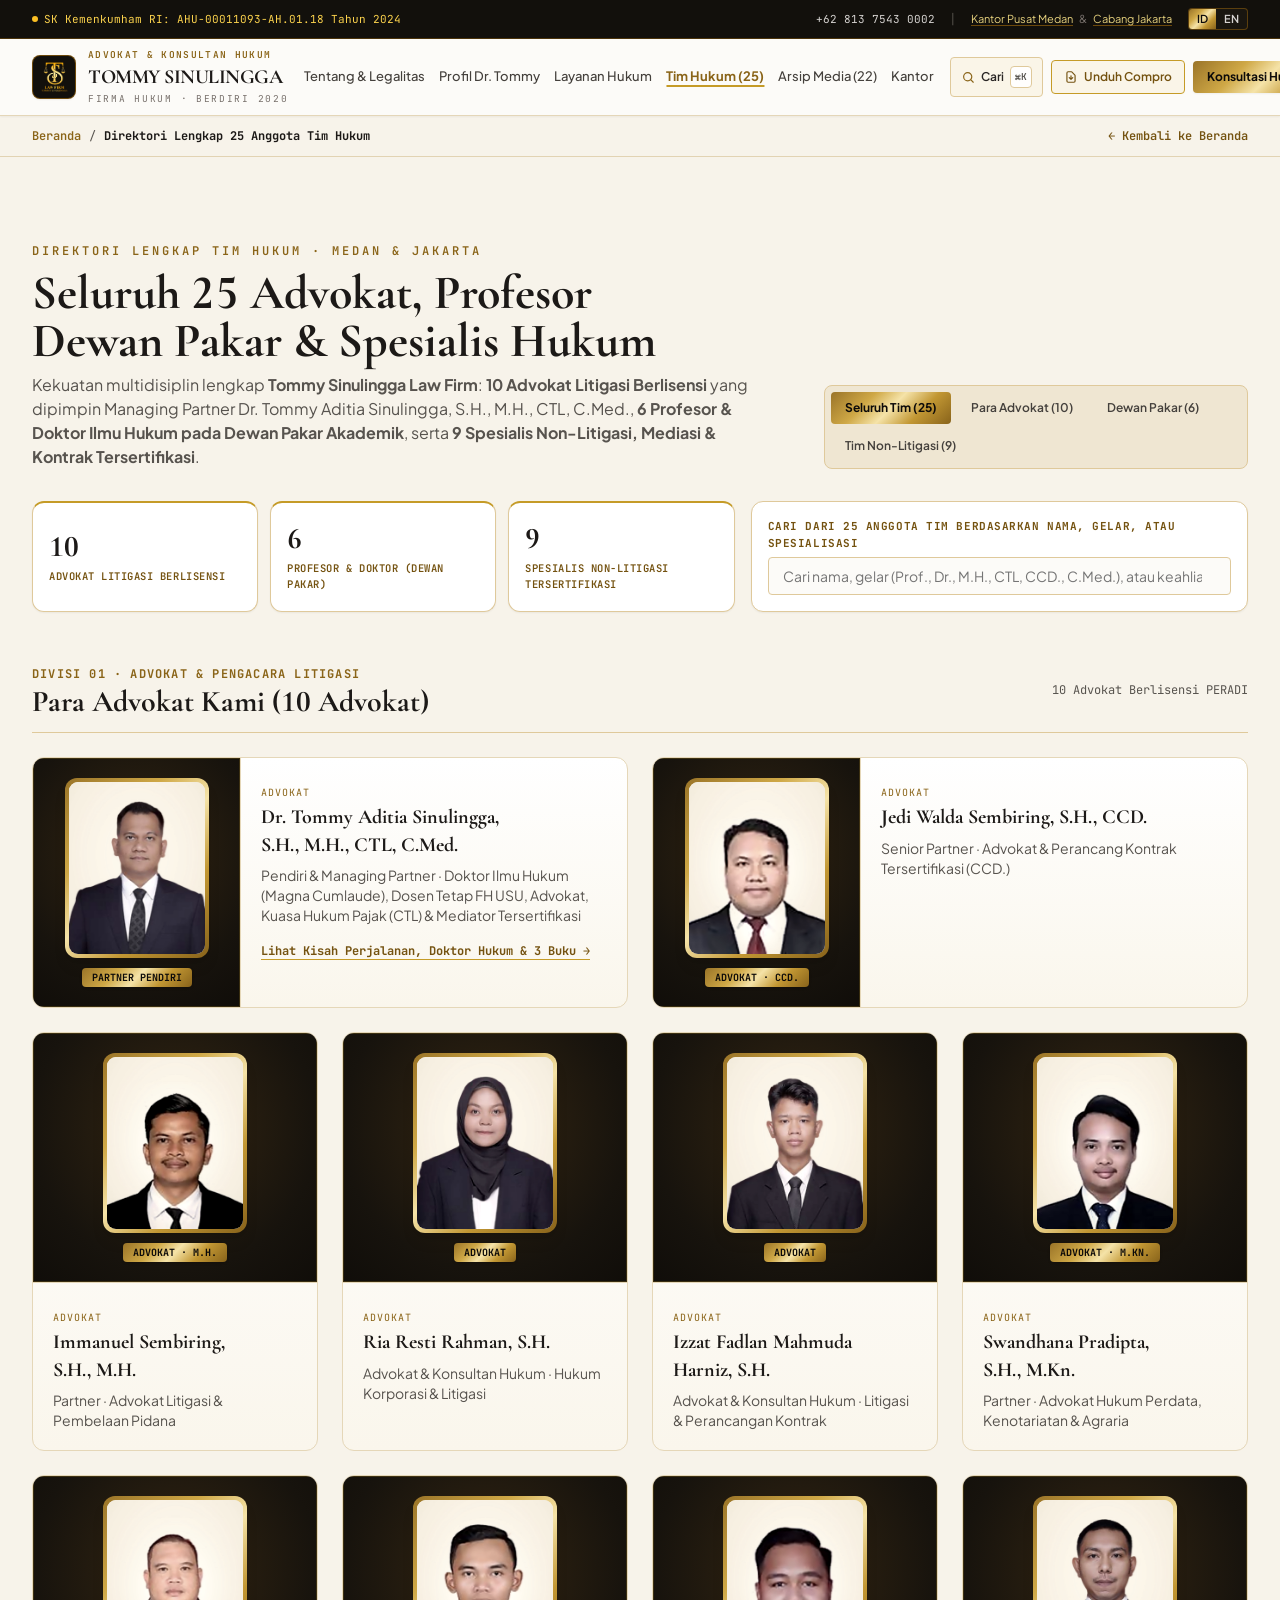
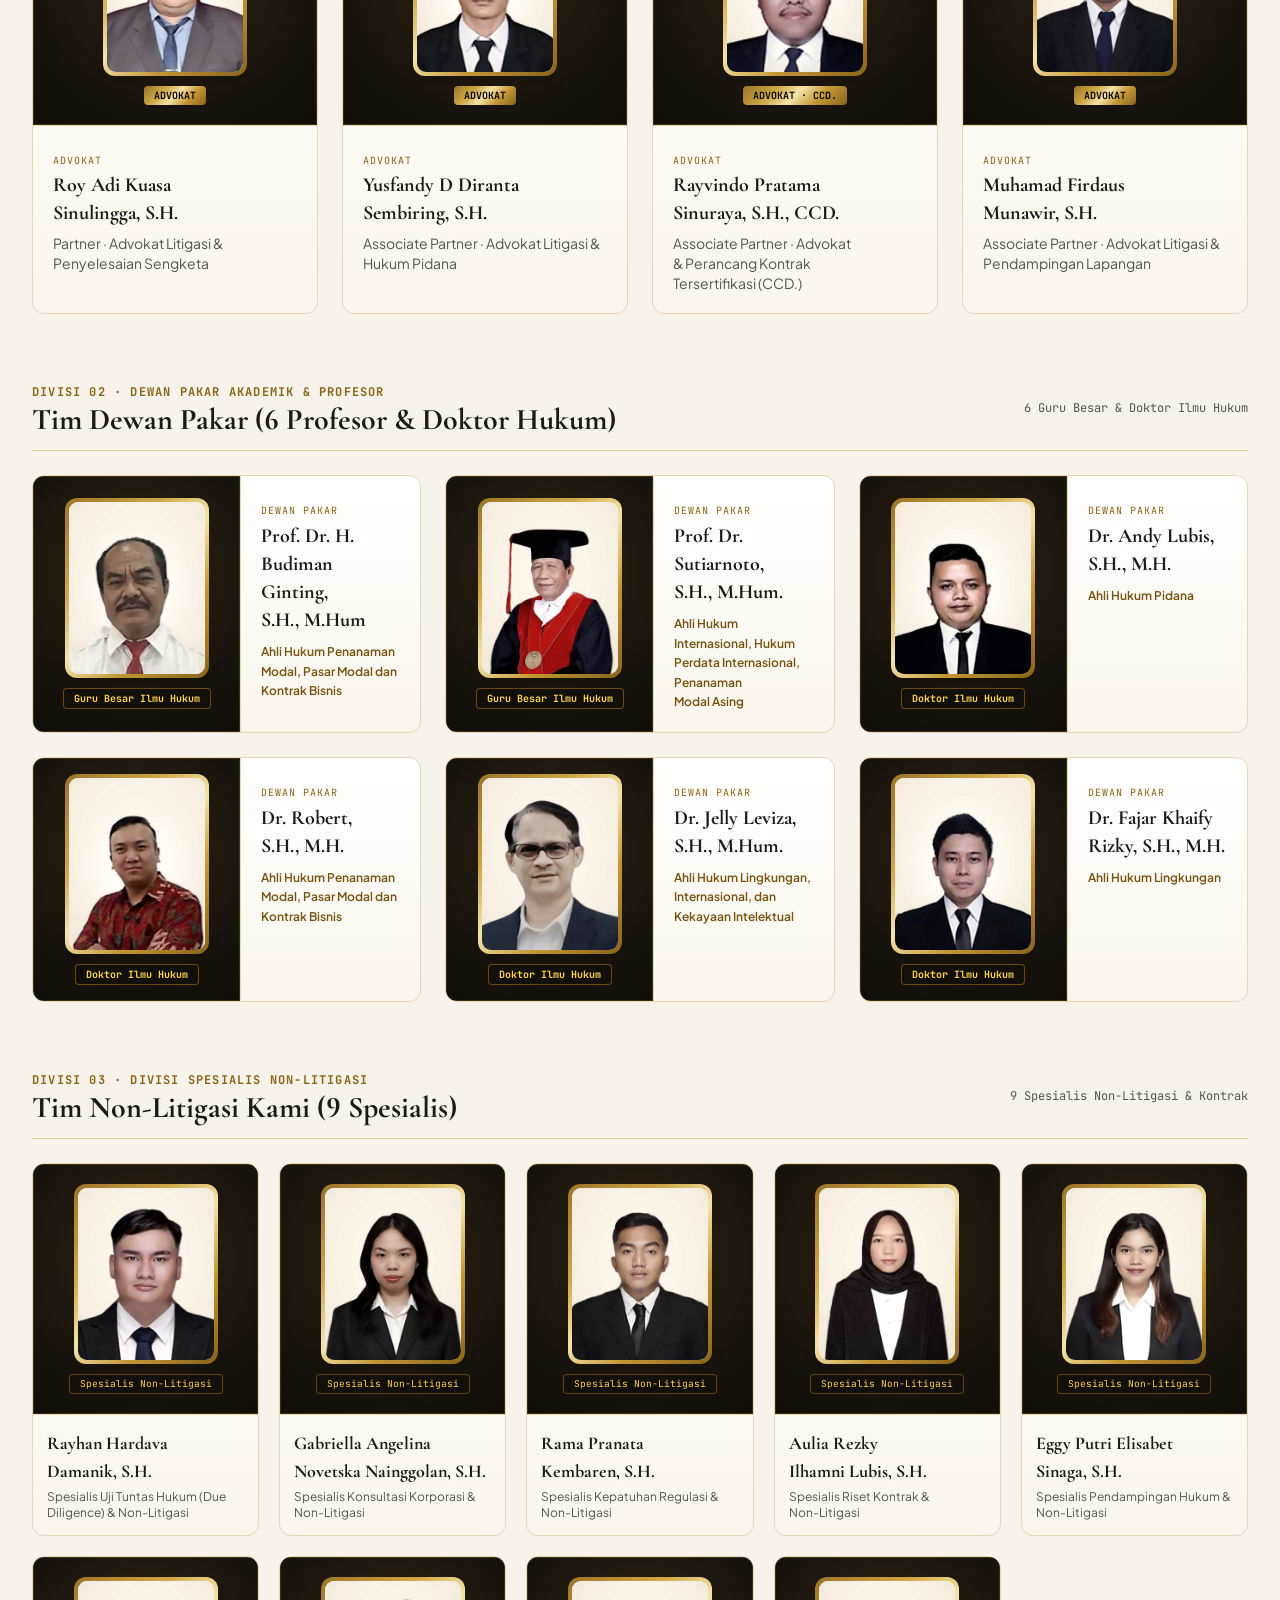
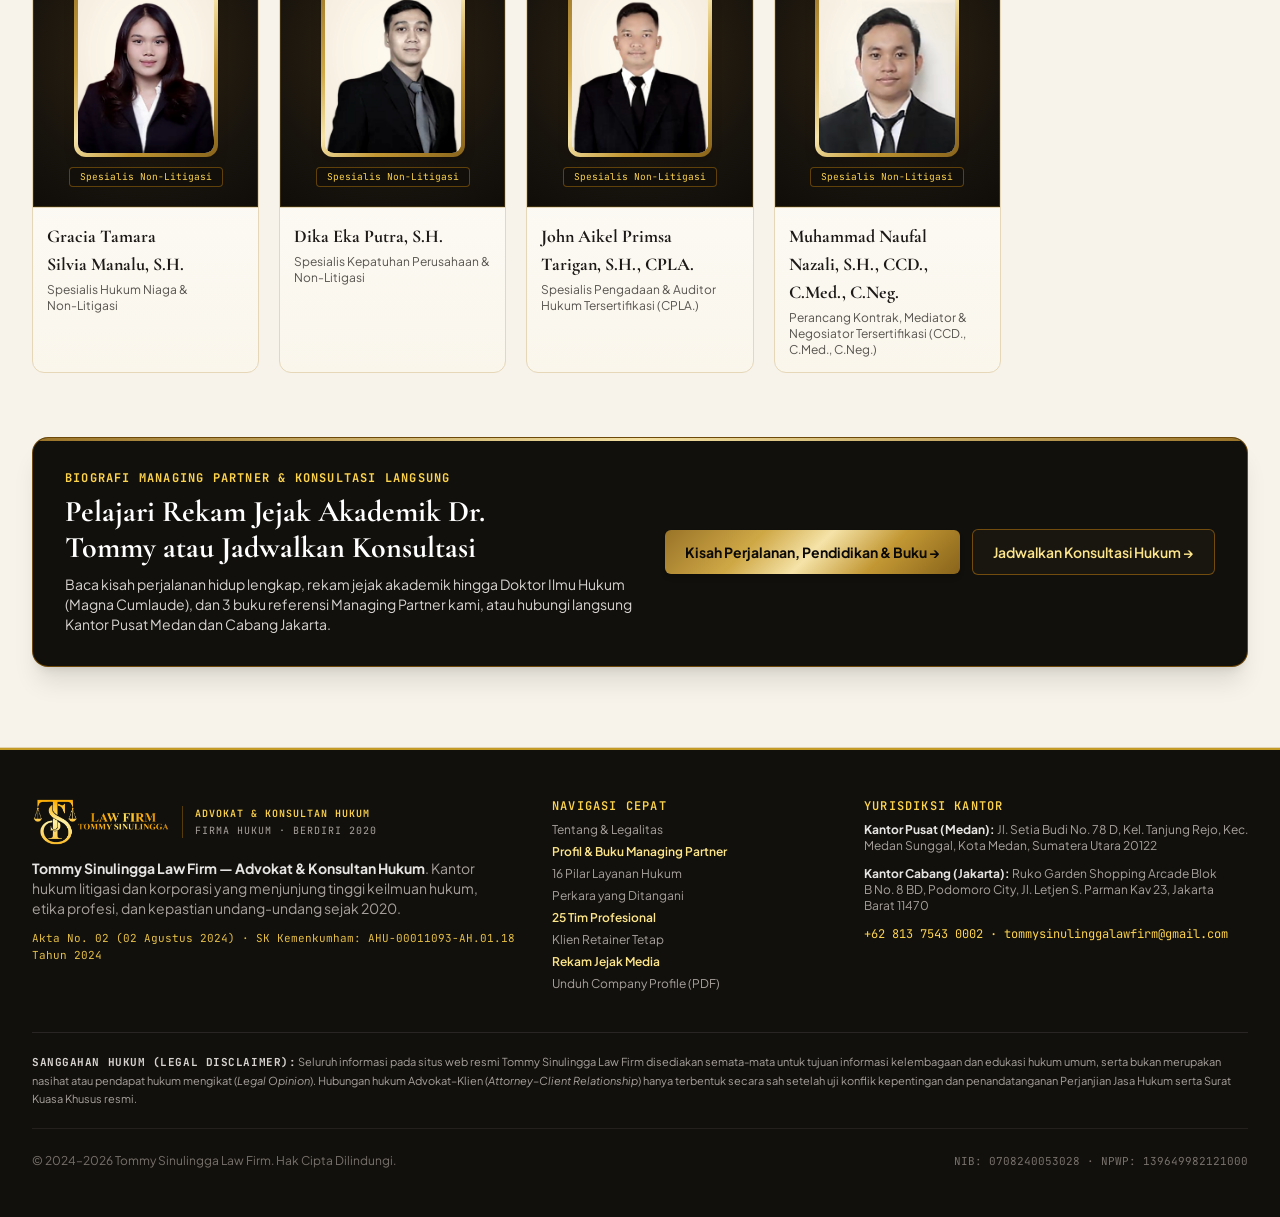
<file: team.html>
<!DOCTYPE html>
<html lang="id" class="scroll-smooth">
<head>
  <meta charset="UTF-8" />
  <meta name="viewport" content="width=device-width, initial-scale=1.0" />
  <title>25 Tim Advokat, Dewan Pakar Profesor &amp; Spesialis Non-Litigasi | Tommy Sinulingga Law Firm</title>
  <meta name="description" content="Direktori Lengkap 25 Profesional Hukum Tommy Sinulingga Law Firm: 10 Advokat Litigasi dipimpin Dr. Tommy Aditia Sinulingga, S.H., M.H., CTL, C.Med., 6 Profesor &amp; Doktor Dewan Pakar Akademik, serta 9 Spesialis Non-Litigasi, Mediasi &amp; Kontrak." />
  <link rel="icon" type="image/png" href="assets/logo-vertical-clear.png" />
  <link rel="canonical" href="https://lawfirm.tommysinulingga.id/team.html" />
  <meta name="robots" content="index, follow, max-image-preview:large, max-snippet:-1, max-video-preview:-1" />
  <meta name="keywords" content="tim pengacara tommy sinulingga law firm, tommysinulinggalawfirm, pengacara jakarta, pengacara jakarta barat, pengacara medan, advokat peradi medan jakarta, dewan pakar profesor hukum fh usu, konsultan hukum non litigasi, prof budiman ginting, prof ningrum natasya sirait, prof alvi syahrin, dr tommy aditia sinulingga" />
  <meta name="author" content="Dr. Tommy Aditia Sinulingga, S.H., M.H., CTL, C.Med. — Tommy Sinulingga Law Firm" />
  <meta name="geo.region" content="ID-JK;ID-SU" />
  <meta name="geo.placename" content="Jakarta Barat, DKI Jakarta; Medan, Sumatera Utara" />
  <meta property="og:locale" content="id_ID" />
  <meta property="og:locale:alternate" content="en_US" />
  <link rel="alternate" hreflang="id" href="https://lawfirm.tommysinulingga.id/team.html" />
  <link rel="alternate" hreflang="en" href="https://lawfirm.tommysinulingga.id/team.html" />
  <link rel="alternate" hreflang="x-default" href="https://lawfirm.tommysinulingga.id/team.html" />
  <link rel="sitemap" type="application/xml" title="Sitemap" href="/sitemap.xml" />
  <link rel="alternate" type="text/plain" title="AI &amp; LLM Context (llms.txt)" href="/llms.txt" />
  <link rel="alternate" type="text/plain" title="Full AI Knowledge Base (llms-full.txt)" href="/llms-full.txt" />
  <meta property="og:type" content="website" />
  <meta property="og:site_name" content="Tommy Sinulingga Law Firm" />
  <meta property="og:title" content="Tim Hukum Lengkap (25 Anggota) — Advokat, Profesor Dewan Pakar &amp; Spesialis Non-Litigasi | Tommy Sinulingga Law Firm" />
  <meta property="og:description" content="Direktori Lengkap 25 Anggota Tim Hukum Tommy Sinulingga Law Firm: 10 Advokat Litigasi Berlisensi PERADI, 6 Profesor &amp; Doktor Ilmu Hukum pada Dewan Pakar Akademik, serta 9 Spesialis Non-Litigasi, Mediasi &amp; Kontrak Tersertifikasi." />
  <meta property="og:url" content="https://lawfirm.tommysinulingga.id/team.html" />
  <meta property="og:image" content="assets/logo-3d-wall.png" />
  <meta name="twitter:card" content="summary_large_image" />
  <meta name="twitter:title" content="Tim Hukum Lengkap (25 Anggota) — Advokat, Profesor Dewan Pakar &amp; Spesialis Non-Litigasi | Tommy Sinulingga Law Firm" />
  <meta name="twitter:description" content="Direktori Lengkap 25 Anggota Tim Hukum Tommy Sinulingga Law Firm: 10 Advokat Litigasi Berlisensi PERADI, 6 Profesor &amp; Doktor Ilmu Hukum pada Dewan Pakar Akademik, serta 9 Spesialis Non-Litigasi, Mediasi &amp; Kontrak Tersertifikasi." />
  <meta name="twitter:image" content="assets/logo-3d-wall.png" />

  <!-- Google Fonts for Editorial Luxury Serif + Crisp Corporate Sans + Tabular Mono -->
  <link rel="preconnect" href="https://fonts.googleapis.com" />
  <link rel="preconnect" href="https://fonts.gstatic.com" crossorigin />
  <link href="https://fonts.googleapis.com/css2?family=Cormorant+Garamond:ital,wght@0,500;0,600;0,700;1,600&family=JetBrains+Mono:wght@400;500;600&family=Plus+Jakarta+Sans:wght@400;500;600;700&display=swap" rel="stylesheet" />

  <!-- Production Compiled Tailwind CSS & Design System Stylesheet -->
  <link rel="stylesheet" href="assets/styles.css" />

  <style>
    @media (prefers-reduced-motion: no-preference) {
      @view-transition {
        navigation: auto;
      }
    }

    :root {
      --bg-ivory: #FCFBF8;
      --bg-champagne: #F6F0E2;
      --bg-obsidian: #12100C;
      --ink-primary: #16130E;
      --ink-muted: #5C5343;
      --gold-deep: #8A6418;
      --gold-border: #E2D3B3;
    }

    *, *::before, *::after {
      box-sizing: border-box;
    }

    html, body {
      overflow-x: clip;
    }

    img, svg, video {
      max-width: 100%;
      height: auto;
    }

    body {
      margin: 0;
      background-color: var(--bg-ivory);
      color: var(--ink-primary);
      font-family: 'Plus Jakarta Sans', -apple-system, BlinkMacSystemFont, sans-serif;
    }

    h1, h2, h3, h4 {
      text-wrap: balance;
    }

    .font-serif, h1, h2, h3, h4 {
      font-variant-numeric: lining-nums tabular-nums;
      font-feature-settings: "lnum" 1, "tnum" 1;
    }

    p, li, blockquote {
      text-wrap: pretty;
    }

    .section-deferred {
      content-visibility: auto;
      contain-intrinsic-size: auto none auto 900px;
    }

    [hidden="until-found"] {
      margin: 0 !important;
      padding: 0 !important;
      border: 0 !important;
    }

    .visually-hidden:where(:not(:focus-within, :active)) {
      position: absolute !important;
      clip-path: inset(50%) !important;
      overflow: hidden !important;
      width: 1px !important;
      height: 1px !important;
      margin: -1px !important;
      padding: 0 !important;
      border: 0 !important;
      white-space: nowrap !important;
    }

    .skip-link:focus,
    .skip-link:active {
      position: fixed;
      top: 0.75rem;
      left: 0.75rem;
      z-index: 100;
      padding: 0.5rem 1rem;
      border-radius: 0.375rem;
      background: #12100C;
      color: #F3E0A2;
      border: 2px solid #C59B27;
      font-size: 0.75rem;
      font-weight: 700;
    }

    textarea#matter-summary {
      field-sizing: content;
      height: auto;
      width: 100%;
      min-block-size: 3lh;
      max-block-size: 10lh;
    }

    input:user-invalid,
    input.user-invalid-fallback {
      border-color: #b91c1c !important;
      background-color: #fef2f2 !important;
    }

    .field-error-msg {
      display: none;
    }

    input:user-invalid ~ .field-error-msg,
    input.user-invalid-fallback ~ .field-error-msg {
      display: block;
    }

    dialog#lightbox-modal::backdrop,
    dialog#site-search-modal::backdrop {
      background-color: rgba(0, 0, 0, 0.88);
      backdrop-filter: blur(4px);
    }

    /* Multi-stop Brushed 24K Gold Foil Gradients */
    .gold-foil {
      background: linear-gradient(135deg, #9A7428 0%, #CFA846 30%, #F5E3A8 50%, #C29733 72%, #88631B 100%);
    }

    .gold-foil-hover:hover {
      background: linear-gradient(135deg, #88631B 0%, #C29733 25%, #F8EAB8 50%, #D4AF37 75%, #9A7428 100%);
      box-shadow: 0 10px 28px -6px rgba(184, 142, 52, 0.45);
    }

    .gold-text-foil {
      background: linear-gradient(95deg, #D4AF37 0%, #FFF1BE 48%, #C59B27 100%);
      -webkit-background-clip: text;
      -webkit-text-fill-color: transparent;
    }

    .gold-text-dark {
      background: linear-gradient(95deg, #745210 0%, #B38728 50%, #6E4D0E 100%);
      -webkit-background-clip: text;
      -webkit-text-fill-color: transparent;
    }

    .gold-crown-top {
      border-top: 3px solid transparent;
      border-image: linear-gradient(90deg, #9A7428, #F3E0A2, #9A7428) 1;
    }

    .gold-double-frame {
      border: 1px solid rgba(212, 175, 55, 0.45);
      box-shadow: inset 0 0 0 4px var(--bg-ivory), inset 0 0 0 5px rgba(184, 142, 52, 0.25);
    }

    .gold-rule {
      height: 1px;
      background: linear-gradient(90deg, rgba(184,142,52,0.08) 0%, rgba(184,142,52,0.75) 50%, rgba(184,142,52,0.08) 100%);
    }

    .card-luxury {
      background: linear-gradient(180deg, #FFFFFF 0%, #FAF6EC 100%);
      border: 1px solid #E5D7B8;
      transition: transform 240ms cubic-bezier(0.16, 1, 0.3, 1), box-shadow 240ms cubic-bezier(0.16, 1, 0.3, 1), border-color 240ms ease;
    }

    .card-luxury:hover {
      transform: translateY(-3px);
      border-color: #C59B27;
      box-shadow: 0 18px 38px -12px rgba(140, 102, 24, 0.16);
    }

    .portrait-frame {
      background: radial-gradient(circle at 50% 38%, #342612 0%, #17130D 68%, #100D09 100%);
      box-shadow: inset 0 0 0 1px rgba(197, 155, 39, 0.22);
    }

    .portrait-editorial {
      filter: grayscale(35%) sepia(6%) contrast(1.04) brightness(1.0);
      transition: filter 480ms cubic-bezier(0.16, 1, 0.3, 1), transform 480ms cubic-bezier(0.16, 1, 0.3, 1);
      will-change: transform, filter;
    }

    .group:hover .portrait-editorial,
    .group:focus-within .portrait-editorial,
    .card-luxury:hover .portrait-editorial,
    .card-luxury:focus-within .portrait-editorial {
      filter: grayscale(0%) sepia(0%) contrast(1.03) brightness(1.02);
      transform: scale(1.03);
    }
  </style>

  <!-- Structured Data (LegalService, Person, WebSite SearchAction & FAQPage JSON-LD) -->
  <script type="application/ld+json">
{
  "@context": "https://schema.org",
  "@graph": [
    {
      "@type": [
        "LegalService",
        "Attorney",
        "Organization"
      ],
      "@id": "https://lawfirm.tommysinulingga.id/#lawfirm",
      "name": "Tommy Sinulingga Law Firm",
      "alternateName": [
        "Tommy Sinulingga",
        "TommySinulingga",
        "TommySinulinggaLawFirm",
        "Tommy Sinulingga & Partners Law Firm",
        "Kantor Hukum Tommy Sinulingga",
        "Pengacara Jakarta & Medan — Tommy Sinulingga Law Firm"
      ],
      "legalName": "Persekutuan Perdata Tommy Sinulingga Law Firm (SK Kemenkumham RI: AHU-00011093-AH.01.18 Tahun 2024)",
      "foundingDate": "2020",
      "url": "https://lawfirm.tommysinulingga.id/",
      "logo": "https://lawfirm.tommysinulingga.id/assets/logo-vertical-clear.png",
      "image": "https://lawfirm.tommysinulingga.id/assets/logo-3d-wall.png",
      "telephone": "+62-813-7543-0002",
      "email": "tommysinulinggalawfirm@gmail.com",
      "taxID": "139649982121000",
      "iso6523Code": "NIB: 0708240053028",
      "priceRange": "$$$$",
      "sameAs": [
        "https://www.instagram.com/tommysinulinggalawfirm/"
      ],
      "founder": {
        "@id": "https://lawfirm.tommysinulingga.id/founder.html#dr-tommy-sinulingga"
      },
      "areaServed": [
        {
          "@type": "City",
          "name": "Jakarta Barat"
        },
        {
          "@type": "AdministrativeArea",
          "name": "DKI Jakarta"
        },
        {
          "@type": "City",
          "name": "Medan"
        },
        {
          "@type": "AdministrativeArea",
          "name": "Sumatera Utara"
        },
        {
          "@type": "Country",
          "name": "Indonesia"
        }
      ],
      "address": [
        {
          "@type": "PostalAddress",
          "name": "Head Office (Medan)",
          "streetAddress": "Jl. Setia Budi No. 78 D, Kel. Tanjung Rejo, Kec. Medan Sunggal, Kota Medan 20122",
          "addressLocality": "Kota Medan",
          "addressRegion": "Sumatera Utara",
          "postalCode": "20122",
          "addressCountry": "ID"
        },
        {
          "@type": "PostalAddress",
          "name": "Branch Office (Jakarta Barat — Podomoro City)",
          "streetAddress": "Ruko Garden Shopping Arcade Blok B No. 8 BD, Podomoro City, Jl. Letjen S. Parman Kav 23, Jakarta Barat 11470",
          "addressLocality": "Jakarta Barat",
          "addressRegion": "DKI Jakarta",
          "postalCode": "11470",
          "addressCountry": "ID"
        }
      ],
      "department": [
        {
          "@type": "LegalService",
          "name": "Tommy Sinulingga Law Firm — Kantor Cabang Jakarta Barat (Podomoro City)",
          "telephone": "+62-813-7543-0002",
          "email": "tommysinulinggalawfirm@gmail.com",
          "address": {
            "@type": "PostalAddress",
            "streetAddress": "Ruko Garden Shopping Arcade Blok B No. 8 BD, Podomoro City, Jl. Letjen S. Parman Kav 23, Jakarta Barat 11470",
            "addressLocality": "Jakarta Barat",
            "addressRegion": "DKI Jakarta",
            "postalCode": "11470",
            "addressCountry": "ID"
          },
          "geo": {
            "@type": "GeoCoordinates",
            "latitude": -6.1754,
            "longitude": 106.7905
          }
        },
        {
          "@type": "LegalService",
          "name": "Tommy Sinulingga Law Firm — Kantor Pusat Medan (Medan Sunggal)",
          "telephone": "+62-813-7543-0002",
          "email": "tommysinulinggalawfirm@gmail.com",
          "address": {
            "@type": "PostalAddress",
            "streetAddress": "Jl. Setia Budi No. 78 D, Kel. Tanjung Rejo, Kec. Medan Sunggal, Kota Medan 20122",
            "addressLocality": "Kota Medan",
            "addressRegion": "Sumatera Utara",
            "postalCode": "20122",
            "addressCountry": "ID"
          },
          "geo": {
            "@type": "GeoCoordinates",
            "latitude": 3.5756,
            "longitude": 98.6406
          }
        }
      ],
      "knowsAbout": [
        "Corporate Retainer & Legal Advisory",
        "Commercial & Civil Litigation (Wanprestasi & Perbuatan Melawan Hukum)",
        "Criminal Defense, White-Collar Crime & Anti-Corruption (Tipikor)",
        "Tax Dispute & Indonesian Tax Court Litigation (Pengadilan Pajak — CTL)",
        "Agrarian, Land Title Forgery & Plantation Law",
        "Bankruptcy & Suspension of Debt Payment Obligations (Kepailitan & PKPU)",
        "State Administrative Court (PTUN) & OSS Investment Licensing Law",
        "Industrial Relations Court (PHI) & Employment Law",
        "Family, Inheritance & Divorce Litigation",
        "Alternative Dispute Resolution & Certified Mediation (C.Med.)"
      ]
    },
    {
      "@type": "Person",
      "@id": "https://lawfirm.tommysinulingga.id/founder.html#dr-tommy-sinulingga",
      "name": "Dr. Tommy Aditia Sinulingga, S.H., M.H., CTL, C.Med.",
      "alternateName": [
        "Tommy Sinulingga",
        "Dr. Tommy Sinulingga",
        "TommySinulingga",
        "Tommy Aditia Sinulingga"
      ],
      "jobTitle": "Founder & Managing Partner · Direktur LKBH Fakultas Hukum USU",
      "url": "https://lawfirm.tommysinulingga.id/founder.html",
      "image": "https://lawfirm.tommysinulingga.id/assets/pdf_images/obj_199.jpg",
      "worksFor": {
        "@id": "https://lawfirm.tommysinulingga.id/#lawfirm"
      },
      "alumniOf": {
        "@type": "CollegeOrUniversity",
        "name": "Fakultas Hukum Universitas Sumatera Utara (FH USU)"
      },
      "hasCredential": [
        "Doktor Ilmu Hukum (S3) FH USU — Magna Cumlaude (IPK 3.98)",
        "Licensed Advocate — PERADI",
        "Certified Tax Lawyer (CTL) — Pengadilan Pajak",
        "Certified Mediator (C.Med.) — Mahkamah Agung RI"
      ],
      "sameAs": [
        "https://www.instagram.com/tommysinulinggalawfirm/"
      ]
    },
    {
      "@type": "WebSite",
      "@id": "https://lawfirm.tommysinulingga.id/#website",
      "url": "https://lawfirm.tommysinulingga.id/",
      "name": "Tommy Sinulingga Law Firm — Advokat & Konsultan Hukum (Jakarta & Medan)",
      "alternateName": [
        "TommySinulinggaLawFirm",
        "Tommy Sinulingga Law Firm",
        "Pengacara Jakarta & Medan Tommy Sinulingga"
      ],
      "publisher": {
        "@id": "https://lawfirm.tommysinulingga.id/#lawfirm"
      },
      "inLanguage": [
        "id-ID",
        "en-US"
      ],
      "potentialAction": {
        "@type": "SearchAction",
        "target": {
          "@type": "EntryPoint",
          "urlTemplate": "https://lawfirm.tommysinulingga.id/?q={search_term_string}"
        },
        "query-input": "required name=search_term_string"
      }
    },
    {
      "@type": "FAQPage",
      "@id": "https://lawfirm.tommysinulingga.id/#faq",
      "mainEntity": [
        {
          "@type": "Question",
          "name": "Bagaimana prosedur awal & uji konflik kepentingan sebelum menunjuk kuasa hukum?",
          "acceptedAnswer": {
            "@type": "Answer",
            "text": "Setiap permohonan diawali dengan Penerimaan Rahasia & Uji Konflik Kepentingan (Conflict Check) terhadap pihak lawan dalam basis data internal firma. Setelah dinyatakan bebas konflik kepentingan, Managing Partner bersama Advokat Senior dan Dewan Pakar melakukan Gelar Perkara untuk menyusun Pendapat Hukum (Legal Opinion) awal, dilanjutkan dengan penandatanganan Perjanjian Jasa Hukum serta Surat Kuasa Khusus atau Perjanjian Retainer Korporasi."
          }
        },
        {
          "@type": "Question",
          "name": "Bagaimana penanganan darurat untuk panggilan Kepolisian/Kejaksaan, Praperadilan, atau PKPU?",
          "acceptedAnswer": {
            "@type": "Answer",
            "text": "Untuk perkara berbatas waktu ketat (panggilan klarifikasi/tersangka di Polda/Mabes Polri, penahanan, gugatan Praperadilan 7 hari kerja, sita jaminan, atau tenggat PKPU/Kepailitan di Pengadilan Niaga), pilih tingkat urgensi Darurat (< 72 Jam) pada formulir konsultasi atau hubungi langsung saluran siaga WhatsApp (+62 813 7543 0002). Tim Advokat Litigasi PERADI kami dapat segera diterjunkan untuk pendampingan berita acara pemeriksaan (BAP) dan perlindungan hak hukum klien."
          }
        },
        {
          "@type": "Question",
          "name": "Apakah kantor Medan dan Podomoro City Jakarta dapat menangani perkara lintas provinsi?",
          "acceptedAnswer": {
            "@type": "Answer",
            "text": "Ya. Berdasarkan Pasal 5 ayat (2) Undang-Undang Nomor 18 Tahun 2003 tentang Advokat, Advokat berstatus sebagai penegak hukum yang memiliki wilayah kerja di seluruh wilayah Negara Republik Indonesia. Melalui koordinasi langsung antara Kantor Pusat Medan (Jl. Setia Budi No. 78 D, Kel. Tanjung Rejo, Kec. Medan Sunggal, Kota Medan 20122) dan Kantor Cabang Jakarta Barat (Ruko Garden Shopping Arcade Blok B No. 8 BD, Podomoro City, Jl. Letjen S. Parman Kav 23, Jakarta Barat 11470), tim kami menangani persidangan di seluruh Indonesia."
          }
        },
        {
          "@type": "Question",
          "name": "Bagaimana jaminan kerahasiaan data klien (Kode Etik Advokat & NDA) pada tahap konsultasi awal?",
          "acceptedAnswer": {
            "@type": "Answer",
            "text": "Seluruh informasi, dokumen, dan kronologi perkara yang disampaikan sejak tahap konsultasi awal dilindungi secara ketat oleh kewajiban rahasia jabatan Advokat berdasarkan Pasal 19 Undang-Undang Nomor 18 Tahun 2003 tentang Advokat dan Kode Etik Advokat Indonesia (KEAI). Bagi klien korporasi, transaksi M&A, maupun uji tuntas (Legal Due Diligence), firma kami juga siap menandatangani Perjanjian Kerahasiaan (Non-Disclosure Agreement / NDA) sebelum pertukaran dokumen sensitif."
          }
        },
        {
          "@type": "Question",
          "name": "Siapa Dr. Tommy Aditia Sinulingga dan Tommy Sinulingga Law Firm (tommysinulinggalawfirm)?",
          "acceptedAnswer": {
            "@type": "Answer",
            "text": "Tommy Sinulingga Law Firm adalah kantor advokat dan konsultan hukum litigasi serta korporasi yang didirikan tahun 2020 oleh Dr. Tommy Aditia Sinulingga, S.H., M.H., CTL, C.Med. (Doktor Ilmu Hukum FH USU predikat Magna Cumlaude IPK 3.98, Dosen Tetap FH USU, Direktur LKBH FH USU, Advokat PERADI, Kuasa Hukum Pengadilan Pajak CTL, dan Mediator Bersertifikat). Kantor hukum ini diperkuat oleh 25 profesional hukum (10 Advokat Litigasi, 6 Guru Besar & Doktor Hukum Dewan Pakar, serta 9 Spesialis Non-Litigasi)."
          }
        },
        {
          "@type": "Question",
          "name": "Di mana lokasi kantor Pengacara Jakarta dan Kantor Pusat Medan Tommy Sinulingga Law Firm?",
          "acceptedAnswer": {
            "@type": "Answer",
            "text": "Tommy Sinulingga Law Firm beroperasi di dua yurisdiksi utama: (1) Kantor Cabang Jakarta Barat di Ruko Garden Shopping Arcade Blok B No. 8 BD, Podomoro City, Jl. Letjen S. Parman Kav 23, Jakarta Barat 11470; dan (2) Kantor Pusat Medan di Jl. Setia Budi No. 78 D, Kel. Tanjung Rejo, Kec. Medan Sunggal, Kota Medan 20122. Tim kami melayani penanganan perkara di seluruh pengadilan Indonesia."
          }
        },
        {
          "@type": "Question",
          "name": "Apa saja layanan hukum dan skema kerja sama di Tommy Sinulingga Law Firm?",
          "acceptedAnswer": {
            "@type": "Answer",
            "text": "Kami menyediakan 16 pilar layanan hukum (10 Non-Litigasi & 6 Litigasi) melalui 3 skema kerja sama: (1) Retainer Korporasi Tetap (bulanan/tahunan untuk perusahaan), (2) Mandat Litigasi Perkara (Surat Kuasa Khusus perkara pidana, Tipikor, perdata, tanah/agraria, PKPU/kepailitan, PTUN, dan Pengadilan Pajak), serta (3) Audit Hukum (Legal Due Diligence) & Legal Opinion."
          }
        }
      ]
    }
  ]
}
  </script>
</head>
<body class="antialiased selection:bg-amber-200 selection:text-stone-900">
  <a href="#top" class="skip-link visually-hidden" data-i18n="skip_to_main">Langsung ke konten utama</a>

  <!-- TOP EXECUTIVE CREDENTIALS & LEGALITY BAR -->
  <div class="bg-obsidian text-stone-300 border-b border-amber-500/25 text-xs">
    <div class="max-w-7xl mx-auto px-4 sm:px-6 lg:px-8 py-2 flex flex-wrap items-center justify-between gap-2">
      <div class="flex flex-wrap items-center gap-x-4 gap-y-1">
        <span class="inline-flex items-center gap-1.5 font-mono text-[11px] text-amber-300 whitespace-nowrap">
          <span class="w-1.5 h-1.5 rounded-full bg-amber-400 shrink-0"></span>
          SK Kemenkumham RI: AHU-00011093-AH.01.18 Tahun 2024
        </span>
      </div>
      <div class="flex items-center gap-4 ml-auto">
        <a href="tel:+6281375430002" class="hover:text-amber-300 transition-colors font-mono text-[11px] flex items-center gap-1 whitespace-nowrap" title="Hubungi Telepon / WhatsApp Resmi" data-i18n-title="top_phone_title">
          <span>+62 813 7543 0002</span>
        </a>
        <span class="text-stone-600 hidden sm:inline">|</span>
        <span class="text-[11px] text-amber-200/90 hidden sm:inline-flex items-center gap-1.5 whitespace-nowrap">
          <a href="index.html?office=medan#contact" class="hover:text-amber-300 underline decoration-amber-500/40 underline-offset-2" data-i18n="top_medan_link">Kantor Pusat Medan</a>
          <span class="text-stone-500">&amp;</span>
          <a href="index.html?office=jakarta#contact" class="hover:text-amber-300 underline decoration-amber-500/40 underline-offset-2" data-i18n="top_jkt_link">Cabang Jakarta</a>
        </span>
        <!-- Language Toggle (Indonesian Active by Default, Persisted via localStorage) -->
        <div class="inline-flex rounded border border-amber-500/30 overflow-hidden bg-obsidian-card shrink-0" role="group" aria-label="Pilihan Bahasa" data-i18n-aria-label="aria_lang_switcher">
          <button type="button" id="lang-id" aria-pressed="true" onclick="setLanguage('id')" title="Bahasa Indonesia" data-i18n-title="lang_id_title" class="px-2 py-0.5 text-[11px] font-semibold gold-foil text-stone-950">ID</button>
          <button type="button" id="lang-en" aria-pressed="false" onclick="setLanguage('en')" title="English" data-i18n-title="lang_en_title" class="px-2 py-0.5 text-[11px] font-semibold text-stone-300 hover:text-amber-300">EN</button>
        </div>
      </div>
    </div>
  </div>

  <!-- STICKY NAVIGATION HEADER -->
  <header class="sticky top-0 z-40 bg-[#FCFBF8]/95 backdrop-blur-md border-b border-[#E4D6B8] shadow-sm">
    <div class="max-w-7xl mx-auto px-4 sm:px-6 lg:px-4 xl:px-8 min-h-[4.75rem] py-2.5 flex items-center justify-between gap-2 xl:gap-4">
      <a href="index.html" class="flex items-center gap-2 xl:gap-3 shrink-0 group focus:outline-none" aria-label="Tommy Sinulingga Law Firm — Beranda" data-i18n-aria-label="aria_logo_home">
        <div class="w-9 h-9 xl:w-11 xl:h-11 rounded-lg bg-obsidian p-1.5 border border-amber-500/40 flex items-center justify-center shadow-sm shrink-0 group-hover:border-amber-400 transition-colors">
          <img src="assets/logo-vertical-clear.png" alt="Lambang Tommy Sinulingga Law Firm" data-i18n-alt="logo_crest_alt" width="542" height="602" class="w-full h-full object-contain" />
        </div>
        <div class="shrink-0 whitespace-nowrap">
          <span class="block text-[8px] xl:text-[9.5px] font-mono uppercase tracking-[0.06em] xl:tracking-[0.14em] text-[#8A6418] font-semibold leading-tight whitespace-nowrap" data-i18n="brand_sub_top">Advokat &amp; Konsultan Hukum</span>
          <span class="block font-serif text-base sm:text-lg xl:text-[20px] font-bold tracking-tight text-stone-900 leading-none mt-0.5 whitespace-nowrap">TOMMY SINULINGGA</span>
          <span class="block text-[8px] xl:text-[9.5px] font-mono uppercase tracking-[0.12em] xl:tracking-[0.18em] text-stone-500 leading-tight mt-0.5 whitespace-nowrap" data-i18n="brand_sub_bottom">Firma Hukum · Berdiri 2020</span>
        </div>
      </a>

      <nav class="hidden lg:flex items-center gap-1.5 xl:gap-3.5 text-[10.5px] xl:text-[13px] font-medium text-stone-700 shrink-0" aria-label="Navigasi Utama" data-i18n-aria-label="aria_nav_primary">
        <a href="index.html#about" class="whitespace-nowrap py-1 hover:text-[#8A6418] transition-colors" data-i18n="nav_about">Tentang &amp; Legalitas</a>
        <a href="founder.html" class="whitespace-nowrap py-1 hover:text-[#8A6418] transition-colors" data-i18n="nav_founder">Profil Dr. Tommy</a>
        <a href="index.html#services" class="whitespace-nowrap py-1 hover:text-[#8A6418] transition-colors" data-i18n="nav_services">Layanan Hukum</a>
        <a href="team.html" class="whitespace-nowrap py-1 text-[#8A6418] font-bold underline decoration-[#C59B27] decoration-2 underline-offset-4 transition-colors" aria-current="page" data-i18n="nav_team">Tim Hukum (25)</a>
        <a href="media.html" class="whitespace-nowrap py-1 hover:text-[#8A6418] transition-colors" data-i18n="nav_performance">Arsip Media (22)</a>
        <a href="index.html#contact" class="whitespace-nowrap py-1 hover:text-[#8A6418] transition-colors" data-i18n="nav_contact">Kantor</a>
      </nav>

      <div class="flex items-center gap-1.5 xl:gap-2 shrink-0">
        <button type="button" id="header-search-btn" onclick="openSiteSearch()" aria-label="Cari Layanan, Pengacara Jakarta/Medan &amp; Perkara" data-i18n-aria-label="aria_site_search"
                class="inline-flex items-center gap-1.5 px-2 xl:px-2.5 py-1.5 xl:py-2 rounded text-[11px] xl:text-xs font-semibold border border-[#DFC99B] text-stone-800 bg-[#FAF5E8] hover:border-[#8A6418] hover:bg-[#F3E8CC] transition-colors whitespace-nowrap shrink-0">
          <svg class="w-3.5 h-3.5 text-[#8A6418] shrink-0" aria-hidden="true" fill="none" stroke="currentColor" stroke-width="2" viewBox="0 0 24 24"><path stroke-linecap="round" stroke-linejoin="round" d="M21 21l-4.35-4.35m1.85-5.15a7 7 0 11-14 0 7 7 0 0114 0z"/></svg>
          <span class="hidden sm:inline" data-i18n="btn_search_nav">Cari</span>
          <kbd class="hidden xl:inline-block px-1 py-0.5 text-[9.5px] font-mono bg-white/90 text-stone-600 rounded border border-[#DFC99B]">⌘K</kbd>
        </button>
        <a href="assets/Tommy-Sinulingga-Law-Firm-Profile.pdf" target="_blank" rel="noopener"
           class="hidden sm:inline-flex items-center gap-1.5 px-2 xl:px-3 py-1.5 xl:py-2 rounded text-[11px] xl:text-xs font-semibold border border-[#C59B27] text-[#745210] bg-[#FAF5E8] hover:bg-[#F3E8CC] transition-colors whitespace-nowrap shrink-0">
          <svg class="w-3.5 h-3.5 shrink-0" aria-hidden="true" fill="none" stroke="currentColor" stroke-width="2" viewBox="0 0 24 24"><path stroke-linecap="round" stroke-linejoin="round" d="M12 10v6m0 0l-3-3m3 3l3-3m2 8H7a2 2 0 01-2-2V5a2 2 0 012-2h5.586a1 1 0 01.707.293l5.414 5.414a1 1 0 01.293.707V19a2 2 0 01-2 2z"/></svg>
          <span data-i18n="btn_compro">Unduh Compro</span>
        </a>
        <a href="index.html#contact"
           class="inline-flex items-center gap-1.5 px-2.5 xl:px-3.5 py-1.5 xl:py-2 rounded text-[11px] xl:text-xs font-bold text-stone-950 gold-foil gold-foil-hover transition-all shadow-sm whitespace-nowrap shrink-0">
          <span data-i18n="btn_consult">Konsultasi Hukum</span>
          <svg class="w-3.5 h-3.5 hidden sm:inline shrink-0" aria-hidden="true" fill="none" stroke="currentColor" stroke-width="2" viewBox="0 0 24 24"><path stroke-linecap="round" stroke-linejoin="round" d="M17 8l4 4m0 0l-4 4m4-4H3"/></svg>
        </a>
        <button type="button" id="mobile-menu-btn" onclick="toggleMobileNav()" aria-expanded="false" aria-controls="mobile-nav" aria-label="Buka Menu Navigasi" data-i18n-aria-label="aria_toggle_menu"
                class="lg:hidden inline-flex items-center justify-center p-2 rounded border border-[#DFC99B] bg-[#FAF5E8] text-stone-800 hover:border-[#8A6418]">
          <svg class="w-5 h-5" aria-hidden="true" fill="none" stroke="currentColor" stroke-width="2" viewBox="0 0 24 24"><path stroke-linecap="round" stroke-linejoin="round" d="M4 6h16M4 12h16M4 18h16"/></svg>
        </button>
      </div>
    </div>

    <!-- Mobile & Tablet Collapsible Navigation Drawer -->
    <nav id="mobile-nav" class="hidden lg:hidden border-t border-[#E4D6B8] bg-[#FCFBF8] px-4 py-3 shadow-inner" aria-label="Navigasi Seluler" data-i18n-aria-label="aria_nav_mobile">
      <div class="grid grid-cols-2 sm:grid-cols-3 gap-2 text-xs sm:text-sm font-medium text-stone-800">
        <a href="index.html" onclick="closeMobileNav()" class="col-span-2 sm:col-span-3 px-3 py-2 rounded bg-[#EFE6D2] text-[#745210] font-bold transition-colors" data-i18n="nav_home">← Kembali ke Beranda</a>
        <a href="index.html#about" onclick="closeMobileNav()" class="px-3 py-2 rounded bg-[#F7F3EA] hover:bg-[#EFE6D2] transition-colors" data-i18n="nav_about">Tentang &amp; Legalitas</a>
        <a href="founder.html" onclick="closeMobileNav()" class="px-3 py-2 rounded bg-[#F7F3EA] hover:bg-[#EFE6D2] transition-colors font-semibold text-[#745210]" data-i18n="nav_founder_mobile">Profil &amp; Buku Dr. Tommy</a>
        <a href="index.html#services" onclick="closeMobileNav()" class="px-3 py-2 rounded bg-[#F7F3EA] hover:bg-[#EFE6D2] transition-colors" data-i18n="nav_services">Layanan Hukum</a>
        <a href="team.html" onclick="closeMobileNav()" class="px-3 py-2 rounded bg-[#F7F3EA] hover:bg-[#EFE6D2] transition-colors font-semibold text-[#745210]" data-i18n="nav_team">Tim Hukum (25)</a>
        <a href="index.html#clients" onclick="closeMobileNav()" class="px-3 py-2 rounded bg-[#F7F3EA] hover:bg-[#EFE6D2] transition-colors" data-i18n="nav_clients">Klien Tetap</a>
        <a href="media.html" onclick="closeMobileNav()" class="px-3 py-2 rounded bg-[#F7F3EA] hover:bg-[#EFE6D2] transition-colors font-semibold text-[#745210]" data-i18n="nav_performance">Arsip Media (22)</a>
        <a href="index.html#contact" onclick="closeMobileNav()" class="px-3 py-2 rounded bg-[#F7F3EA] hover:bg-[#EFE6D2] transition-colors" data-i18n="nav_contact">Kantor</a>
        <a href="assets/Tommy-Sinulingga-Law-Firm-Profile.pdf" target="_blank" rel="noopener" onclick="closeMobileNav()" class="col-span-2 sm:hidden px-3 py-2 rounded border border-[#C59B27] bg-[#FAF5E8] text-[#745210] font-semibold text-center" data-i18n="btn_compro">Unduh Compro</a>
      </div>
    </nav>
  </header>

  <main id="top" tabindex="-1">
    <!-- BREADCRUMB & BACK NAVIGATION BAR -->
    <div class="bg-[#F7F3EA] border-b border-[#E2D3B3]">
      <div class="max-w-7xl mx-auto px-4 sm:px-6 lg:px-8 py-3 flex flex-wrap items-center justify-between gap-2 text-xs font-mono">
        <div class="flex items-center gap-2 text-stone-600">
          <a href="index.html" class="text-[#8A6418] hover:underline font-semibold" data-i18n="breadcrumb_home">Beranda</a>
          <span>/</span>
          <span class="text-stone-900 font-bold" data-i18n="team_page_breadcrumb">Direktori Lengkap 25 Anggota Tim Hukum</span>
        </div>
        <a href="index.html" class="inline-flex items-center gap-1.5 text-[#745210] hover:text-stone-950 font-semibold" data-i18n="nav_home">← Kembali ke Beranda</a>
      </div>
    </div>

    <!-- COMPLETE 25-MEMBER LEGAL ROSTER -->
    <section id="team" class="py-14 lg:py-20 bg-[#F7F3EA] border-b border-[#E2D3B3]">
      <div class="max-w-7xl mx-auto px-4 sm:px-6 lg:px-8">

        <div class="flex flex-col lg:flex-row lg:items-end justify-between gap-6">
          <div class="max-w-3xl">
            <span class="text-xs font-mono uppercase tracking-[0.25em] text-[#8A6418] font-semibold" data-i18n="team_page_eyebrow">DIREKTORI LENGKAP TIM HUKUM · MEDAN &amp; JAKARTA</span>
            <h1 class="font-serif text-3xl sm:text-4xl lg:text-5xl font-bold text-stone-900 mt-2" data-i18n="team_page_heading">Seluruh 25 Advokat, Profesor Dewan Pakar &amp; Spesialis Hukum</h1>
            <p class="text-sm sm:text-base text-stone-600 mt-2 leading-relaxed" data-i18n="team_page_subtitle">Kekuatan multidisiplin lengkap <strong>Tommy Sinulingga Law Firm</strong>: <strong>10 Advokat Litigasi Berlisensi</strong> yang dipimpin Managing Partner Dr. Tommy Aditia Sinulingga, S.H., M.H., CTL, C.Med., <strong>6 Profesor &amp; Doktor Ilmu Hukum pada Dewan Pakar Akademik</strong>, serta <strong>9 Spesialis Non-Litigasi, Mediasi &amp; Kontrak Tersertifikasi</strong>.</p>
          </div>

          <!-- Team Division Filter Tabs -->
          <div class="inline-flex flex-wrap gap-1.5 p-1.5 rounded-lg bg-[#EFE6D2] border border-[#DFC99B]" role="tablist" aria-label="Filter Tim Hukum" data-i18n-aria-label="aria_team_filter">
            <button type="button" role="tab" aria-selected="true" onclick="filterTeam('all')" id="team-tab-all" class="team-tab px-3.5 py-2 rounded text-xs font-bold gold-foil text-stone-950 transition-all" data-i18n="team_tab_all">Seluruh Tim (25)</button>
            <button type="button" role="tab" aria-selected="false" onclick="filterTeam('lawyers')" id="team-tab-lawyers" class="team-tab px-3.5 py-2 rounded text-xs font-semibold text-stone-700 hover:text-stone-950 transition-all" data-i18n="team_tab_lawyers">Para Advokat (10)</button>
            <button type="button" role="tab" aria-selected="false" onclick="filterTeam('experts')" id="team-tab-experts" class="team-tab px-3.5 py-2 rounded text-xs font-semibold text-stone-700 hover:text-stone-950 transition-all" data-i18n="team_tab_experts">Dewan Pakar (6)</button>
            <button type="button" role="tab" aria-selected="false" onclick="filterTeam('nonlit')" id="team-tab-nonlit" class="team-tab px-3.5 py-2 rounded text-xs font-semibold text-stone-700 hover:text-stone-950 transition-all" data-i18n="team_tab_nonlit">Tim Non-Litigasi (9)</button>
          </div>
        </div>

        <!-- Summary Division Metric Cards + Live Search Filter -->
        <div class="grid grid-cols-1 lg:grid-cols-12 gap-4 mt-8 items-stretch">
          <div class="lg:col-span-7 grid grid-cols-3 gap-3">
            <button type="button" onclick="filterTeam('lawyers')" class="text-left p-3.5 sm:p-4 rounded-xl bg-white border border-[#DFC99B] border-t-2 border-t-[#C59B27] hover:border-[#8A6418] transition-colors shadow-sm">
              <div class="font-serif text-2xl sm:text-3xl font-bold text-stone-900">10</div>
              <div class="text-[10.5px] font-mono uppercase tracking-wider text-[#745210] font-semibold mt-1" data-i18n="team_stat_1_label">Advokat Litigasi Berlisensi</div>
            </button>
            <button type="button" onclick="filterTeam('experts')" class="text-left p-3.5 sm:p-4 rounded-xl bg-white border border-[#DFC99B] border-t-2 border-t-[#C59B27] hover:border-[#8A6418] transition-colors shadow-sm">
              <div class="font-serif text-2xl sm:text-3xl font-bold text-stone-900">6</div>
              <div class="text-[10.5px] font-mono uppercase tracking-wider text-[#745210] font-semibold mt-1" data-i18n="team_stat_2_label">Profesor &amp; Doktor (Dewan Pakar)</div>
            </button>
            <button type="button" onclick="filterTeam('nonlit')" class="text-left p-3.5 sm:p-4 rounded-xl bg-white border border-[#DFC99B] border-t-2 border-t-[#C59B27] hover:border-[#8A6418] transition-colors shadow-sm">
              <div class="font-serif text-2xl sm:text-3xl font-bold text-stone-900">9</div>
              <div class="text-[10.5px] font-mono uppercase tracking-wider text-[#745210] font-semibold mt-1" data-i18n="team_stat_3_label">Spesialis Non-Litigasi Tersertifikasi</div>
            </button>
          </div>

          <div class="lg:col-span-5 p-4 rounded-xl bg-white border border-[#DFC99B] shadow-sm flex flex-col justify-center">
            <label for="team-search-input" class="block text-[11px] font-mono uppercase tracking-wider text-[#745210] font-bold mb-1.5" data-i18n="team_search_label">Cari dari 25 Anggota Tim berdasarkan Nama, Gelar, atau Spesialisasi</label>
            <div class="flex items-center gap-2">
              <input type="search" id="team-search-input" oninput="handleTeamSearch(this.value)"
                     placeholder="Cari nama, gelar (Prof., Dr., M.H., CTL, CCD., C.Med.), atau keahlian..."
                     data-i18n-placeholder="team_search_placeholder"
                     class="w-full px-3.5 py-2 rounded border border-[#DFC99B] bg-[#FCFBF8] text-xs sm:text-sm text-stone-900 focus:outline-none focus:border-[#8A6418]" />
              <button type="button" id="team-search-reset-btn" onclick="resetTeamSearch()" class="hidden px-3 py-2 rounded text-xs font-mono font-bold bg-[#EFE6D2] text-[#745210] hover:bg-[#DFC99B] shrink-0 whitespace-nowrap" data-i18n="team_search_reset">Reset Pencarian</button>
            </div>
          </div>
        </div>

        <!-- 1. OUR LAWYERS (All 10 Advocates) -->
        <div id="team-block-lawyers" class="mt-12">
          <div class="flex items-center justify-between border-b border-[#DFC99B] pb-3 mb-6">
            <div>
              <span class="text-xs font-mono uppercase tracking-widest text-[#8A6418] font-bold" data-i18n="team_div1_eyebrow">DIVISI 01 · ADVOKAT &amp; PENGACARA LITIGASI</span>
              <h2 class="font-serif text-2xl sm:text-3xl font-bold text-stone-900" data-i18n="team_div1_heading">Para Advokat Kami (10 Advokat)</h2>
            </div>
            <span class="text-xs font-mono text-stone-600" data-i18n="team_div1_page">10 Advokat Berlisensi PERADI</span>
          </div>
          <div class="grid grid-cols-1 sm:grid-cols-2 md:grid-cols-3 lg:grid-cols-4 gap-6" id="lawyers-grid">
<article class="card-luxury group gold-crown-top rounded-xl overflow-hidden flex flex-col sm:col-span-2 md:col-span-3 lg:col-span-2 sm:flex-row">
          <div class="w-full sm:w-48 lg:w-52 shrink-0 border-b sm:border-b-0 sm:border-r bg-[#14110C] bg-gradient-to-b from-[#1B1710] to-[#120F0A] portrait-frame p-4 sm:p-5 flex flex-col items-center justify-center border-[#E5D7B8] relative">
            <div class="w-32 sm:w-36 aspect-[4/5] rounded-xl p-1 gold-foil shadow-lg">
              <div class="w-full h-full rounded-[9px] overflow-hidden bg-[#F6F1E6] relative">
                <img src="assets/pdf_images/obj_199.jpg" alt="Dr. Tommy Aditia Sinulingga, S.H., M.H., CTL, C.Med." width="640" height="800" loading="lazy" decoding="async" class="w-full h-full aspect-[4/5] object-cover object-top portrait-editorial block" />
              </div>
            </div>
            <span class="mt-2.5 z-10 px-2.5 py-0.5 rounded text-[10px] font-mono font-bold uppercase gold-foil text-stone-950 shadow">
              Partner Pendiri
            </span>
          </div>
          <div class="p-4 sm:p-5 flex flex-col justify-between flex-1">
            <div>
              <span class="text-[10px] font-mono uppercase tracking-widest text-[#8A6418]">Advokat</span>
              <h3 class="font-serif text-xl font-bold text-stone-900 mt-0.5 leading-snug">Dr. Tommy Aditia Sinulingga, S.H., M.H., CTL, C.Med.</h3>
              <p class="text-xs sm:text-sm text-stone-600 mt-1.5 leading-relaxed">Pendiri & Managing Partner · Doktor Ilmu Hukum (Magna Cumlaude), Dosen Tetap FH USU, Advokat, Kuasa Hukum Pajak (CTL) & Mediator Tersertifikasi</p>
              <div class="mt-3"><a href="founder.html" class="inline-flex items-center gap-1.5 text-xs font-mono font-bold text-[#745210] hover:text-[#8A6418] underline decoration-[#C59B27] underline-offset-4">Lihat Kisah Perjalanan, Doktor Hukum &amp; 3 Buku →</a></div>
            </div>

          </div>
        </article>
      
        <article class="card-luxury group gold-crown-top rounded-xl overflow-hidden flex flex-col sm:col-span-2 md:col-span-1 lg:col-span-2 sm:flex-row md:flex-col lg:flex-row">
          <div class="w-full sm:w-48 md:w-full lg:w-52 shrink-0 border-b sm:border-b-0 sm:border-r md:border-b md:border-r-0 lg:border-b-0 lg:border-r bg-[#14110C] bg-gradient-to-b from-[#1B1710] to-[#120F0A] portrait-frame p-4 sm:p-5 flex flex-col items-center justify-center border-[#E5D7B8] relative">
            <div class="w-32 sm:w-36 aspect-[4/5] rounded-xl p-1 gold-foil shadow-lg">
              <div class="w-full h-full rounded-[9px] overflow-hidden bg-[#F6F1E6] relative">
                <img src="assets/pdf_images/obj_191.jpg" alt="Jedi Walda Sembiring, S.H., CCD." width="640" height="800" loading="lazy" decoding="async" class="w-full h-full aspect-[4/5] object-cover object-top portrait-editorial block" />
              </div>
            </div>
            <span class="mt-2.5 z-10 px-2.5 py-0.5 rounded text-[10px] font-mono font-bold uppercase gold-foil text-stone-950 shadow">
              Advokat · CCD.
            </span>
          </div>
          <div class="p-4 sm:p-5 flex flex-col justify-between flex-1">
            <div>
              <span class="text-[10px] font-mono uppercase tracking-widest text-[#8A6418]">Advokat</span>
              <h3 class="font-serif text-xl font-bold text-stone-900 mt-0.5 leading-snug">Jedi Walda Sembiring, S.H., CCD.</h3>
              <p class="text-xs sm:text-sm text-stone-600 mt-1.5 leading-relaxed">Senior Partner · Advokat & Perancang Kontrak Tersertifikasi (CCD.)</p>
              
            </div>

          </div>
        </article>
      
        <article class="card-luxury group gold-crown-top rounded-xl overflow-hidden flex flex-col ">
          <div class="w-full border-b bg-[#14110C] bg-gradient-to-b from-[#1B1710] to-[#120F0A] portrait-frame p-4 sm:p-5 flex flex-col items-center justify-center border-[#E5D7B8] relative">
            <div class="w-32 sm:w-36 aspect-[4/5] rounded-xl p-1 gold-foil shadow-lg">
              <div class="w-full h-full rounded-[9px] overflow-hidden bg-[#F6F1E6] relative">
                <img src="assets/pdf_images/obj_188.jpg" alt="Immanuel Sembiring, S.H., M.H." width="640" height="800" loading="lazy" decoding="async" class="w-full h-full aspect-[4/5] object-cover object-top portrait-editorial block" />
              </div>
            </div>
            <span class="mt-2.5 z-10 px-2.5 py-0.5 rounded text-[10px] font-mono font-bold uppercase gold-foil text-stone-950 shadow">
              Advokat · M.H.
            </span>
          </div>
          <div class="p-4 sm:p-5 flex flex-col justify-between flex-1">
            <div>
              <span class="text-[10px] font-mono uppercase tracking-widest text-[#8A6418]">Advokat</span>
              <h3 class="font-serif text-xl font-bold text-stone-900 mt-0.5 leading-snug">Immanuel Sembiring, S.H., M.H.</h3>
              <p class="text-xs sm:text-sm text-stone-600 mt-1.5 leading-relaxed">Partner · Advokat Litigasi & Pembelaan Pidana</p>
              
            </div>

          </div>
        </article>
      
        <article class="card-luxury group gold-crown-top rounded-xl overflow-hidden flex flex-col ">
          <div class="w-full border-b bg-[#14110C] bg-gradient-to-b from-[#1B1710] to-[#120F0A] portrait-frame p-4 sm:p-5 flex flex-col items-center justify-center border-[#E5D7B8] relative">
            <div class="w-32 sm:w-36 aspect-[4/5] rounded-xl p-1 gold-foil shadow-lg">
              <div class="w-full h-full rounded-[9px] overflow-hidden bg-[#F6F1E6] relative">
                <img src="assets/pdf_images/obj_382.jpg" alt="Ria Resti Rahman, S.H." width="640" height="800" loading="lazy" decoding="async" class="w-full h-full aspect-[4/5] object-cover object-top portrait-editorial block" />
              </div>
            </div>
            <span class="mt-2.5 z-10 px-2.5 py-0.5 rounded text-[10px] font-mono font-bold uppercase gold-foil text-stone-950 shadow">
              Advokat
            </span>
          </div>
          <div class="p-4 sm:p-5 flex flex-col justify-between flex-1">
            <div>
              <span class="text-[10px] font-mono uppercase tracking-widest text-[#8A6418]">Advokat</span>
              <h3 class="font-serif text-xl font-bold text-stone-900 mt-0.5 leading-snug">Ria Resti Rahman, S.H.</h3>
              <p class="text-xs sm:text-sm text-stone-600 mt-1.5 leading-relaxed">Advokat & Konsultan Hukum · Hukum Korporasi & Litigasi</p>
              
            </div>

          </div>
        </article>
      
        <article class="card-luxury group gold-crown-top rounded-xl overflow-hidden flex flex-col ">
          <div class="w-full border-b bg-[#14110C] bg-gradient-to-b from-[#1B1710] to-[#120F0A] portrait-frame p-4 sm:p-5 flex flex-col items-center justify-center border-[#E5D7B8] relative">
            <div class="w-32 sm:w-36 aspect-[4/5] rounded-xl p-1 gold-foil shadow-lg">
              <div class="w-full h-full rounded-[9px] overflow-hidden bg-[#F6F1E6] relative">
                <img src="assets/pdf_images/obj_352.jpg" alt="Izzat Fadlan Mahmuda Harniz, S.H." width="640" height="800" loading="lazy" decoding="async" class="w-full h-full aspect-[4/5] object-cover object-top portrait-editorial block" />
              </div>
            </div>
            <span class="mt-2.5 z-10 px-2.5 py-0.5 rounded text-[10px] font-mono font-bold uppercase gold-foil text-stone-950 shadow">
              Advokat
            </span>
          </div>
          <div class="p-4 sm:p-5 flex flex-col justify-between flex-1">
            <div>
              <span class="text-[10px] font-mono uppercase tracking-widest text-[#8A6418]">Advokat</span>
              <h3 class="font-serif text-xl font-bold text-stone-900 mt-0.5 leading-snug">Izzat Fadlan Mahmuda Harniz, S.H.</h3>
              <p class="text-xs sm:text-sm text-stone-600 mt-1.5 leading-relaxed">Advokat & Konsultan Hukum · Litigasi & Perancangan Kontrak</p>
              
            </div>

          </div>
        </article>
      
        <article class="card-luxury group gold-crown-top rounded-xl overflow-hidden flex flex-col ">
          <div class="w-full border-b bg-[#14110C] bg-gradient-to-b from-[#1B1710] to-[#120F0A] portrait-frame p-4 sm:p-5 flex flex-col items-center justify-center border-[#E5D7B8] relative">
            <div class="w-32 sm:w-36 aspect-[4/5] rounded-xl p-1 gold-foil shadow-lg">
              <div class="w-full h-full rounded-[9px] overflow-hidden bg-[#F6F1E6] relative">
                <img src="assets/pdf_images/obj_182.jpg" alt="Swandhana Pradipta, S.H., M.Kn." width="640" height="800" loading="lazy" decoding="async" class="w-full h-full aspect-[4/5] object-cover object-top portrait-editorial block" />
              </div>
            </div>
            <span class="mt-2.5 z-10 px-2.5 py-0.5 rounded text-[10px] font-mono font-bold uppercase gold-foil text-stone-950 shadow">
              Advokat · M.Kn.
            </span>
          </div>
          <div class="p-4 sm:p-5 flex flex-col justify-between flex-1">
            <div>
              <span class="text-[10px] font-mono uppercase tracking-widest text-[#8A6418]">Advokat</span>
              <h3 class="font-serif text-xl font-bold text-stone-900 mt-0.5 leading-snug">Swandhana Pradipta, S.H., M.Kn.</h3>
              <p class="text-xs sm:text-sm text-stone-600 mt-1.5 leading-relaxed">Partner · Advokat Hukum Perdata, Kenotariatan & Agraria</p>
              
            </div>

          </div>
        </article>
      
        <article class="card-luxury group gold-crown-top rounded-xl overflow-hidden flex flex-col ">
          <div class="w-full border-b bg-[#14110C] bg-gradient-to-b from-[#1B1710] to-[#120F0A] portrait-frame p-4 sm:p-5 flex flex-col items-center justify-center border-[#E5D7B8] relative">
            <div class="w-32 sm:w-36 aspect-[4/5] rounded-xl p-1 gold-foil shadow-lg">
              <div class="w-full h-full rounded-[9px] overflow-hidden bg-[#F6F1E6] relative">
                <img src="assets/pdf_images/obj_185.jpg" alt="Roy Adi Kuasa Sinulingga, S.H." width="640" height="800" loading="lazy" decoding="async" class="w-full h-full aspect-[4/5] object-cover object-top portrait-editorial block" />
              </div>
            </div>
            <span class="mt-2.5 z-10 px-2.5 py-0.5 rounded text-[10px] font-mono font-bold uppercase gold-foil text-stone-950 shadow">
              Advokat
            </span>
          </div>
          <div class="p-4 sm:p-5 flex flex-col justify-between flex-1">
            <div>
              <span class="text-[10px] font-mono uppercase tracking-widest text-[#8A6418]">Advokat</span>
              <h3 class="font-serif text-xl font-bold text-stone-900 mt-0.5 leading-snug">Roy Adi Kuasa Sinulingga, S.H.</h3>
              <p class="text-xs sm:text-sm text-stone-600 mt-1.5 leading-relaxed">Partner · Advokat Litigasi & Penyelesaian Sengketa</p>
              
            </div>

          </div>
        </article>
      
        <article class="card-luxury group gold-crown-top rounded-xl overflow-hidden flex flex-col ">
          <div class="w-full border-b bg-[#14110C] bg-gradient-to-b from-[#1B1710] to-[#120F0A] portrait-frame p-4 sm:p-5 flex flex-col items-center justify-center border-[#E5D7B8] relative">
            <div class="w-32 sm:w-36 aspect-[4/5] rounded-xl p-1 gold-foil shadow-lg">
              <div class="w-full h-full rounded-[9px] overflow-hidden bg-[#F6F1E6] relative">
                <img src="assets/pdf_images/obj_233.jpg" alt="Yusfandy D Diranta Sembiring, S.H." width="640" height="800" loading="lazy" decoding="async" class="w-full h-full aspect-[4/5] object-cover object-top portrait-editorial block" />
              </div>
            </div>
            <span class="mt-2.5 z-10 px-2.5 py-0.5 rounded text-[10px] font-mono font-bold uppercase gold-foil text-stone-950 shadow">
              Advokat
            </span>
          </div>
          <div class="p-4 sm:p-5 flex flex-col justify-between flex-1">
            <div>
              <span class="text-[10px] font-mono uppercase tracking-widest text-[#8A6418]">Advokat</span>
              <h3 class="font-serif text-xl font-bold text-stone-900 mt-0.5 leading-snug">Yusfandy D Diranta Sembiring, S.H.</h3>
              <p class="text-xs sm:text-sm text-stone-600 mt-1.5 leading-relaxed">Associate Partner · Advokat Litigasi & Hukum Pidana</p>
              
            </div>

          </div>
        </article>
      
        <article class="card-luxury group gold-crown-top rounded-xl overflow-hidden flex flex-col ">
          <div class="w-full border-b bg-[#14110C] bg-gradient-to-b from-[#1B1710] to-[#120F0A] portrait-frame p-4 sm:p-5 flex flex-col items-center justify-center border-[#E5D7B8] relative">
            <div class="w-32 sm:w-36 aspect-[4/5] rounded-xl p-1 gold-foil shadow-lg">
              <div class="w-full h-full rounded-[9px] overflow-hidden bg-[#F6F1E6] relative">
                <img src="assets/pdf_images/obj_236.jpg" alt="Rayvindo Pratama Sinuraya, S.H., CCD." width="640" height="800" loading="lazy" decoding="async" class="w-full h-full aspect-[4/5] object-cover object-top portrait-editorial block" />
              </div>
            </div>
            <span class="mt-2.5 z-10 px-2.5 py-0.5 rounded text-[10px] font-mono font-bold uppercase gold-foil text-stone-950 shadow">
              Advokat · CCD.
            </span>
          </div>
          <div class="p-4 sm:p-5 flex flex-col justify-between flex-1">
            <div>
              <span class="text-[10px] font-mono uppercase tracking-widest text-[#8A6418]">Advokat</span>
              <h3 class="font-serif text-xl font-bold text-stone-900 mt-0.5 leading-snug">Rayvindo Pratama Sinuraya, S.H., CCD.</h3>
              <p class="text-xs sm:text-sm text-stone-600 mt-1.5 leading-relaxed">Associate Partner · Advokat & Perancang Kontrak Tersertifikasi (CCD.)</p>
              
            </div>

          </div>
        </article>
      
        <article class="card-luxury group gold-crown-top rounded-xl overflow-hidden flex flex-col ">
          <div class="w-full border-b bg-[#14110C] bg-gradient-to-b from-[#1B1710] to-[#120F0A] portrait-frame p-4 sm:p-5 flex flex-col items-center justify-center border-[#E5D7B8] relative">
            <div class="w-32 sm:w-36 aspect-[4/5] rounded-xl p-1 gold-foil shadow-lg">
              <div class="w-full h-full rounded-[9px] overflow-hidden bg-[#F6F1E6] relative">
                <img src="assets/pdf_images/obj_252.jpg" alt="Muhamad Firdaus Munawir, S.H." width="640" height="800" loading="lazy" decoding="async" class="w-full h-full aspect-[4/5] object-cover object-top portrait-editorial block" />
              </div>
            </div>
            <span class="mt-2.5 z-10 px-2.5 py-0.5 rounded text-[10px] font-mono font-bold uppercase gold-foil text-stone-950 shadow">
              Advokat
            </span>
          </div>
          <div class="p-4 sm:p-5 flex flex-col justify-between flex-1">
            <div>
              <span class="text-[10px] font-mono uppercase tracking-widest text-[#8A6418]">Advokat</span>
              <h3 class="font-serif text-xl font-bold text-stone-900 mt-0.5 leading-snug">Muhamad Firdaus Munawir, S.H.</h3>
              <p class="text-xs sm:text-sm text-stone-600 mt-1.5 leading-relaxed">Associate Partner · Advokat Litigasi & Pendampingan Lapangan</p>
              
            </div>

          </div>
        </article>
          </div>
        </div>

        <!-- 2. OUR EXPERT TEAM (All 6 Professors & Doctors) -->
        <div id="team-block-experts" class="mt-16">
          <div class="flex items-center justify-between border-b border-[#DFC99B] pb-3 mb-6">
            <div>
              <span class="text-xs font-mono uppercase tracking-widest text-[#8A6418] font-bold" data-i18n="team_div2_eyebrow">DIVISI 02 · DEWAN PAKAR AKADEMIK &amp; PROFESOR</span>
              <h2 class="font-serif text-2xl sm:text-3xl font-bold text-stone-900" data-i18n="team_div2_heading">Tim Dewan Pakar (6 Profesor &amp; Doktor Hukum)</h2>
            </div>
            <span class="text-xs font-mono text-stone-600" data-i18n="team_div2_page">6 Guru Besar &amp; Doktor Ilmu Hukum</span>
          </div>
          <div class="grid grid-cols-1 sm:grid-cols-2 lg:grid-cols-3 gap-6" id="experts-grid">
<article class="card-luxury group gold-crown-top rounded-xl overflow-hidden flex flex-col sm:flex-row items-stretch">
          <div class="w-full sm:w-48 lg:w-52 bg-[#14110C] bg-gradient-to-b from-[#1B1710] to-[#120F0A] portrait-frame p-4 flex flex-col items-center justify-center shrink-0 relative border-b sm:border-b-0 sm:border-r border-[#E5D7B8]">
            <div class="w-32 sm:w-36 aspect-[4/5] rounded-xl p-1 gold-foil shadow-lg">
              <div class="w-full h-full rounded-[9px] overflow-hidden bg-[#F6F1E6] relative">
                <img src="assets/pdf_images/obj_271.jpg" alt="Prof. Dr. H. Budiman Ginting, S.H., M.Hum" width="640" height="800" loading="lazy" decoding="async" class="w-full h-full aspect-[4/5] object-cover object-top portrait-editorial block" />
              </div>
            </div>
            <span class="mt-2.5 z-10 px-2.5 py-0.5 rounded text-[10px] font-mono font-bold bg-obsidian/95 text-amber-300 border border-amber-500/40">
              Guru Besar Ilmu Hukum
            </span>
          </div>
          <div class="p-4 sm:p-5 flex flex-col justify-between flex-1">
            <div>
              <span class="text-[10px] font-mono uppercase tracking-widest text-[#8A6418]">Dewan Pakar</span>
              <h3 class="font-serif text-lg sm:text-xl font-bold text-stone-900 mt-0.5 leading-snug">Prof. Dr. H. Budiman Ginting, S.H., M.Hum</h3>
              <p class="text-xs font-semibold text-[#745210] mt-2 leading-relaxed">Ahli Hukum Penanaman Modal, Pasar Modal dan Kontrak Bisnis</p>
            </div>

          </div>
        </article>
      
        <article class="card-luxury group gold-crown-top rounded-xl overflow-hidden flex flex-col sm:flex-row items-stretch">
          <div class="w-full sm:w-48 lg:w-52 bg-[#14110C] bg-gradient-to-b from-[#1B1710] to-[#120F0A] portrait-frame p-4 flex flex-col items-center justify-center shrink-0 relative border-b sm:border-b-0 sm:border-r border-[#E5D7B8]">
            <div class="w-32 sm:w-36 aspect-[4/5] rounded-xl p-1 gold-foil shadow-lg">
              <div class="w-full h-full rounded-[9px] overflow-hidden bg-[#F6F1E6] relative">
                <img src="assets/pdf_images/obj_296.jpg" alt="Prof. Dr. Sutiarnoto, S.H., M.Hum." width="640" height="800" loading="lazy" decoding="async" class="w-full h-full aspect-[4/5] object-cover object-top portrait-editorial block" />
              </div>
            </div>
            <span class="mt-2.5 z-10 px-2.5 py-0.5 rounded text-[10px] font-mono font-bold bg-obsidian/95 text-amber-300 border border-amber-500/40">
              Guru Besar Ilmu Hukum
            </span>
          </div>
          <div class="p-4 sm:p-5 flex flex-col justify-between flex-1">
            <div>
              <span class="text-[10px] font-mono uppercase tracking-widest text-[#8A6418]">Dewan Pakar</span>
              <h3 class="font-serif text-lg sm:text-xl font-bold text-stone-900 mt-0.5 leading-snug">Prof. Dr. Sutiarnoto, S.H., M.Hum.</h3>
              <p class="text-xs font-semibold text-[#745210] mt-2 leading-relaxed">Ahli Hukum Internasional, Hukum Perdata Internasional, Penanaman Modal Asing</p>
            </div>

          </div>
        </article>
      
        <article class="card-luxury group gold-crown-top rounded-xl overflow-hidden flex flex-col sm:flex-row items-stretch">
          <div class="w-full sm:w-48 lg:w-52 bg-[#14110C] bg-gradient-to-b from-[#1B1710] to-[#120F0A] portrait-frame p-4 flex flex-col items-center justify-center shrink-0 relative border-b sm:border-b-0 sm:border-r border-[#E5D7B8]">
            <div class="w-32 sm:w-36 aspect-[4/5] rounded-xl p-1 gold-foil shadow-lg">
              <div class="w-full h-full rounded-[9px] overflow-hidden bg-[#F6F1E6] relative">
                <img src="assets/pdf_images/obj_280.jpg" alt="Dr. Andy Lubis, S.H., M.H." width="640" height="800" loading="lazy" decoding="async" class="w-full h-full aspect-[4/5] object-cover object-top portrait-editorial block" />
              </div>
            </div>
            <span class="mt-2.5 z-10 px-2.5 py-0.5 rounded text-[10px] font-mono font-bold bg-obsidian/95 text-amber-300 border border-amber-500/40">
              Doktor Ilmu Hukum
            </span>
          </div>
          <div class="p-4 sm:p-5 flex flex-col justify-between flex-1">
            <div>
              <span class="text-[10px] font-mono uppercase tracking-widest text-[#8A6418]">Dewan Pakar</span>
              <h3 class="font-serif text-lg sm:text-xl font-bold text-stone-900 mt-0.5 leading-snug">Dr. Andy Lubis, S.H., M.H.</h3>
              <p class="text-xs font-semibold text-[#745210] mt-2 leading-relaxed">Ahli Hukum Pidana</p>
            </div>

          </div>
        </article>
      
        <article class="card-luxury group gold-crown-top rounded-xl overflow-hidden flex flex-col sm:flex-row items-stretch">
          <div class="w-full sm:w-48 lg:w-52 bg-[#14110C] bg-gradient-to-b from-[#1B1710] to-[#120F0A] portrait-frame p-4 flex flex-col items-center justify-center shrink-0 relative border-b sm:border-b-0 sm:border-r border-[#E5D7B8]">
            <div class="w-32 sm:w-36 aspect-[4/5] rounded-xl p-1 gold-foil shadow-lg">
              <div class="w-full h-full rounded-[9px] overflow-hidden bg-[#F6F1E6] relative">
                <img src="assets/pdf_images/obj_274.jpg" alt="Dr. Robert, S.H., M.H." width="640" height="800" loading="lazy" decoding="async" class="w-full h-full aspect-[4/5] object-cover object-top portrait-editorial block" />
              </div>
            </div>
            <span class="mt-2.5 z-10 px-2.5 py-0.5 rounded text-[10px] font-mono font-bold bg-obsidian/95 text-amber-300 border border-amber-500/40">
              Doktor Ilmu Hukum
            </span>
          </div>
          <div class="p-4 sm:p-5 flex flex-col justify-between flex-1">
            <div>
              <span class="text-[10px] font-mono uppercase tracking-widest text-[#8A6418]">Dewan Pakar</span>
              <h3 class="font-serif text-lg sm:text-xl font-bold text-stone-900 mt-0.5 leading-snug">Dr. Robert, S.H., M.H.</h3>
              <p class="text-xs font-semibold text-[#745210] mt-2 leading-relaxed">Ahli Hukum Penanaman Modal, Pasar Modal dan Kontrak Bisnis</p>
            </div>

          </div>
        </article>
      
        <article class="card-luxury group gold-crown-top rounded-xl overflow-hidden flex flex-col sm:flex-row items-stretch">
          <div class="w-full sm:w-48 lg:w-52 bg-[#14110C] bg-gradient-to-b from-[#1B1710] to-[#120F0A] portrait-frame p-4 flex flex-col items-center justify-center shrink-0 relative border-b sm:border-b-0 sm:border-r border-[#E5D7B8]">
            <div class="w-32 sm:w-36 aspect-[4/5] rounded-xl p-1 gold-foil shadow-lg">
              <div class="w-full h-full rounded-[9px] overflow-hidden bg-[#F6F1E6] relative">
                <img src="assets/pdf_images/obj_288.jpg" alt="Dr. Jelly Leviza, S.H., M.Hum." width="640" height="800" loading="lazy" decoding="async" class="w-full h-full aspect-[4/5] object-cover object-top portrait-editorial block" />
              </div>
            </div>
            <span class="mt-2.5 z-10 px-2.5 py-0.5 rounded text-[10px] font-mono font-bold bg-obsidian/95 text-amber-300 border border-amber-500/40">
              Doktor Ilmu Hukum
            </span>
          </div>
          <div class="p-4 sm:p-5 flex flex-col justify-between flex-1">
            <div>
              <span class="text-[10px] font-mono uppercase tracking-widest text-[#8A6418]">Dewan Pakar</span>
              <h3 class="font-serif text-lg sm:text-xl font-bold text-stone-900 mt-0.5 leading-snug">Dr. Jelly Leviza, S.H., M.Hum.</h3>
              <p class="text-xs font-semibold text-[#745210] mt-2 leading-relaxed">Ahli Hukum Lingkungan, Internasional, dan Kekayaan Intelektual</p>
            </div>

          </div>
        </article>
      
        <article class="card-luxury group gold-crown-top rounded-xl overflow-hidden flex flex-col sm:flex-row items-stretch">
          <div class="w-full sm:w-48 lg:w-52 bg-[#14110C] bg-gradient-to-b from-[#1B1710] to-[#120F0A] portrait-frame p-4 flex flex-col items-center justify-center shrink-0 relative border-b sm:border-b-0 sm:border-r border-[#E5D7B8]">
            <div class="w-32 sm:w-36 aspect-[4/5] rounded-xl p-1 gold-foil shadow-lg">
              <div class="w-full h-full rounded-[9px] overflow-hidden bg-[#F6F1E6] relative">
                <img src="assets/pdf_images/obj_277.jpg" alt="Dr. Fajar Khaify Rizky, S.H., M.H." width="640" height="800" loading="lazy" decoding="async" class="w-full h-full aspect-[4/5] object-cover object-top portrait-editorial block" />
              </div>
            </div>
            <span class="mt-2.5 z-10 px-2.5 py-0.5 rounded text-[10px] font-mono font-bold bg-obsidian/95 text-amber-300 border border-amber-500/40">
              Doktor Ilmu Hukum
            </span>
          </div>
          <div class="p-4 sm:p-5 flex flex-col justify-between flex-1">
            <div>
              <span class="text-[10px] font-mono uppercase tracking-widest text-[#8A6418]">Dewan Pakar</span>
              <h3 class="font-serif text-lg sm:text-xl font-bold text-stone-900 mt-0.5 leading-snug">Dr. Fajar Khaify Rizky, S.H., M.H.</h3>
              <p class="text-xs font-semibold text-[#745210] mt-2 leading-relaxed">Ahli Hukum Lingkungan</p>
            </div>

          </div>
        </article>
          </div>
        </div>

        <!-- 3. OUR NON-LITIGATION TEAM (All 9 Specialists) -->
        <div id="team-block-nonlit" class="mt-16">
          <div class="flex items-center justify-between border-b border-[#DFC99B] pb-3 mb-6">
            <div>
              <span class="text-xs font-mono uppercase tracking-widest text-[#8A6418] font-bold" data-i18n="team_div3_eyebrow">DIVISI 03 · DIVISI SPESIALIS NON-LITIGASI</span>
              <h2 class="font-serif text-2xl sm:text-3xl font-bold text-stone-900" data-i18n="team_div3_heading">Tim Non-Litigasi Kami (9 Spesialis)</h2>
            </div>
            <span class="text-xs font-mono text-stone-600" data-i18n="team_div3_page">9 Spesialis Non-Litigasi &amp; Kontrak</span>
          </div>
          <div class="grid grid-cols-2 sm:grid-cols-3 md:grid-cols-3 lg:grid-cols-5 gap-5" id="nonlit-grid">
<article class="card-luxury group gold-crown-top rounded-xl overflow-hidden flex flex-col">
          <div class="w-full bg-[#14110C] bg-gradient-to-b from-[#1B1710] to-[#120F0A] portrait-frame p-4 sm:p-5 flex flex-col items-center justify-center border-b border-[#E5D7B8] relative">
            <div class="w-32 sm:w-36 aspect-[4/5] rounded-xl p-1 gold-foil shadow-lg">
              <div class="w-full h-full rounded-[9px] overflow-hidden bg-[#F6F1E6] relative">
                <img src="assets/pdf_images/obj_360.jpg" alt="Rayhan Hardava Damanik, S.H." width="640" height="800" loading="lazy" decoding="async" class="w-full h-full aspect-[4/5] object-cover object-top portrait-editorial block" />
              </div>
            </div>
            <span class="mt-2.5 z-10 px-2.5 py-0.5 rounded text-[9.5px] font-mono bg-obsidian/90 text-amber-300 border border-amber-500/35">
              Spesialis Non-Litigasi
            </span>
          </div>
          <div class="p-3.5 flex-1 flex flex-col justify-between">
            <div>
              <h3 class="font-serif text-base sm:text-lg font-bold text-stone-900 leading-snug">Rayhan Hardava Damanik, S.H.</h3>
              <p class="text-xs text-stone-600 mt-1">Spesialis Uji Tuntas Hukum (Due Diligence) & Non-Litigasi</p>
            </div>
          </div>
        </article>
      
        <article class="card-luxury group gold-crown-top rounded-xl overflow-hidden flex flex-col">
          <div class="w-full bg-[#14110C] bg-gradient-to-b from-[#1B1710] to-[#120F0A] portrait-frame p-4 sm:p-5 flex flex-col items-center justify-center border-b border-[#E5D7B8] relative">
            <div class="w-32 sm:w-36 aspect-[4/5] rounded-xl p-1 gold-foil shadow-lg">
              <div class="w-full h-full rounded-[9px] overflow-hidden bg-[#F6F1E6] relative">
                <img src="assets/pdf_images/obj_342.jpg" alt="Gabriella Angelina Novetska Nainggolan, S.H." width="640" height="800" loading="lazy" decoding="async" class="w-full h-full aspect-[4/5] object-cover object-top portrait-editorial block" />
              </div>
            </div>
            <span class="mt-2.5 z-10 px-2.5 py-0.5 rounded text-[9.5px] font-mono bg-obsidian/90 text-amber-300 border border-amber-500/35">
              Spesialis Non-Litigasi
            </span>
          </div>
          <div class="p-3.5 flex-1 flex flex-col justify-between">
            <div>
              <h3 class="font-serif text-base sm:text-lg font-bold text-stone-900 leading-snug">Gabriella Angelina Novetska Nainggolan, S.H.</h3>
              <p class="text-xs text-stone-600 mt-1">Spesialis Konsultasi Korporasi & Non-Litigasi</p>
            </div>
          </div>
        </article>
      
        <article class="card-luxury group gold-crown-top rounded-xl overflow-hidden flex flex-col">
          <div class="w-full bg-[#14110C] bg-gradient-to-b from-[#1B1710] to-[#120F0A] portrait-frame p-4 sm:p-5 flex flex-col items-center justify-center border-b border-[#E5D7B8] relative">
            <div class="w-32 sm:w-36 aspect-[4/5] rounded-xl p-1 gold-foil shadow-lg">
              <div class="w-full h-full rounded-[9px] overflow-hidden bg-[#F6F1E6] relative">
                <img src="assets/pdf_images/obj_368.jpg" alt="Rama Pranata Kembaren, S.H." width="640" height="800" loading="lazy" decoding="async" class="w-full h-full aspect-[4/5] object-cover object-top portrait-editorial block" />
              </div>
            </div>
            <span class="mt-2.5 z-10 px-2.5 py-0.5 rounded text-[9.5px] font-mono bg-obsidian/90 text-amber-300 border border-amber-500/35">
              Spesialis Non-Litigasi
            </span>
          </div>
          <div class="p-3.5 flex-1 flex flex-col justify-between">
            <div>
              <h3 class="font-serif text-base sm:text-lg font-bold text-stone-900 leading-snug">Rama Pranata Kembaren, S.H.</h3>
              <p class="text-xs text-stone-600 mt-1">Spesialis Kepatuhan Regulasi & Non-Litigasi</p>
            </div>
          </div>
        </article>
      
        <article class="card-luxury group gold-crown-top rounded-xl overflow-hidden flex flex-col">
          <div class="w-full bg-[#14110C] bg-gradient-to-b from-[#1B1710] to-[#120F0A] portrait-frame p-4 sm:p-5 flex flex-col items-center justify-center border-b border-[#E5D7B8] relative">
            <div class="w-32 sm:w-36 aspect-[4/5] rounded-xl p-1 gold-foil shadow-lg">
              <div class="w-full h-full rounded-[9px] overflow-hidden bg-[#F6F1E6] relative">
                <img src="assets/pdf_images/obj_398.jpg" alt="Aulia Rezky Ilhamni Lubis, S.H." width="640" height="800" loading="lazy" decoding="async" class="w-full h-full aspect-[4/5] object-cover object-top portrait-editorial block" />
              </div>
            </div>
            <span class="mt-2.5 z-10 px-2.5 py-0.5 rounded text-[9.5px] font-mono bg-obsidian/90 text-amber-300 border border-amber-500/35">
              Spesialis Non-Litigasi
            </span>
          </div>
          <div class="p-3.5 flex-1 flex flex-col justify-between">
            <div>
              <h3 class="font-serif text-base sm:text-lg font-bold text-stone-900 leading-snug">Aulia Rezky Ilhamni Lubis, S.H.</h3>
              <p class="text-xs text-stone-600 mt-1">Spesialis Riset Kontrak & Non-Litigasi</p>
            </div>
          </div>
        </article>
      
        <article class="card-luxury group gold-crown-top rounded-xl overflow-hidden flex flex-col">
          <div class="w-full bg-[#14110C] bg-gradient-to-b from-[#1B1710] to-[#120F0A] portrait-frame p-4 sm:p-5 flex flex-col items-center justify-center border-b border-[#E5D7B8] relative">
            <div class="w-32 sm:w-36 aspect-[4/5] rounded-xl p-1 gold-foil shadow-lg">
              <div class="w-full h-full rounded-[9px] overflow-hidden bg-[#F6F1E6] relative">
                <img src="assets/pdf_images/obj_374.jpg" alt="Eggy Putri Elisabet Sinaga, S.H." width="640" height="800" loading="lazy" decoding="async" class="w-full h-full aspect-[4/5] object-cover object-top portrait-editorial block" />
              </div>
            </div>
            <span class="mt-2.5 z-10 px-2.5 py-0.5 rounded text-[9.5px] font-mono bg-obsidian/90 text-amber-300 border border-amber-500/35">
              Spesialis Non-Litigasi
            </span>
          </div>
          <div class="p-3.5 flex-1 flex flex-col justify-between">
            <div>
              <h3 class="font-serif text-base sm:text-lg font-bold text-stone-900 leading-snug">Eggy Putri Elisabet Sinaga, S.H.</h3>
              <p class="text-xs text-stone-600 mt-1">Spesialis Pendampingan Hukum & Non-Litigasi</p>
            </div>
          </div>
        </article>
      
        <article class="card-luxury group gold-crown-top rounded-xl overflow-hidden flex flex-col">
          <div class="w-full bg-[#14110C] bg-gradient-to-b from-[#1B1710] to-[#120F0A] portrait-frame p-4 sm:p-5 flex flex-col items-center justify-center border-b border-[#E5D7B8] relative">
            <div class="w-32 sm:w-36 aspect-[4/5] rounded-xl p-1 gold-foil shadow-lg">
              <div class="w-full h-full rounded-[9px] overflow-hidden bg-[#F6F1E6] relative">
                <img src="assets/pdf_images/obj_427.jpg" alt="Gracia Tamara Silvia Manalu, S.H." width="640" height="800" loading="lazy" decoding="async" class="w-full h-full aspect-[4/5] object-cover object-top portrait-editorial block" />
              </div>
            </div>
            <span class="mt-2.5 z-10 px-2.5 py-0.5 rounded text-[9.5px] font-mono bg-obsidian/90 text-amber-300 border border-amber-500/35">
              Spesialis Non-Litigasi
            </span>
          </div>
          <div class="p-3.5 flex-1 flex flex-col justify-between">
            <div>
              <h3 class="font-serif text-base sm:text-lg font-bold text-stone-900 leading-snug">Gracia Tamara Silvia Manalu, S.H.</h3>
              <p class="text-xs text-stone-600 mt-1">Spesialis Hukum Niaga & Non-Litigasi</p>
            </div>
          </div>
        </article>
      
        <article class="card-luxury group gold-crown-top rounded-xl overflow-hidden flex flex-col">
          <div class="w-full bg-[#14110C] bg-gradient-to-b from-[#1B1710] to-[#120F0A] portrait-frame p-4 sm:p-5 flex flex-col items-center justify-center border-b border-[#E5D7B8] relative">
            <div class="w-32 sm:w-36 aspect-[4/5] rounded-xl p-1 gold-foil shadow-lg">
              <div class="w-full h-full rounded-[9px] overflow-hidden bg-[#F6F1E6] relative">
                <img src="assets/pdf_images/obj_445.jpg" alt="Dika Eka Putra, S.H." width="640" height="800" loading="lazy" decoding="async" class="w-full h-full aspect-[4/5] object-cover object-top portrait-editorial block" />
              </div>
            </div>
            <span class="mt-2.5 z-10 px-2.5 py-0.5 rounded text-[9.5px] font-mono bg-obsidian/90 text-amber-300 border border-amber-500/35">
              Spesialis Non-Litigasi
            </span>
          </div>
          <div class="p-3.5 flex-1 flex flex-col justify-between">
            <div>
              <h3 class="font-serif text-base sm:text-lg font-bold text-stone-900 leading-snug">Dika Eka Putra, S.H.</h3>
              <p class="text-xs text-stone-600 mt-1">Spesialis Kepatuhan Perusahaan & Non-Litigasi</p>
            </div>
          </div>
        </article>
      
        <article class="card-luxury group gold-crown-top rounded-xl overflow-hidden flex flex-col">
          <div class="w-full bg-[#14110C] bg-gradient-to-b from-[#1B1710] to-[#120F0A] portrait-frame p-4 sm:p-5 flex flex-col items-center justify-center border-b border-[#E5D7B8] relative">
            <div class="w-32 sm:w-36 aspect-[4/5] rounded-xl p-1 gold-foil shadow-lg">
              <div class="w-full h-full rounded-[9px] overflow-hidden bg-[#F6F1E6] relative">
                <img src="assets/pdf_images/obj_435.jpg" alt="John Aikel Primsa Tarigan, S.H., CPLA." width="640" height="800" loading="lazy" decoding="async" class="w-full h-full aspect-[4/5] object-cover object-top portrait-editorial block" />
              </div>
            </div>
            <span class="mt-2.5 z-10 px-2.5 py-0.5 rounded text-[9.5px] font-mono bg-obsidian/90 text-amber-300 border border-amber-500/35">
              Spesialis Non-Litigasi
            </span>
          </div>
          <div class="p-3.5 flex-1 flex flex-col justify-between">
            <div>
              <h3 class="font-serif text-base sm:text-lg font-bold text-stone-900 leading-snug">John Aikel Primsa Tarigan, S.H., CPLA.</h3>
              <p class="text-xs text-stone-600 mt-1">Spesialis Pengadaan & Auditor Hukum Tersertifikasi (CPLA.)</p>
            </div>
          </div>
        </article>
      
        <article class="card-luxury group gold-crown-top rounded-xl overflow-hidden flex flex-col">
          <div class="w-full bg-[#14110C] bg-gradient-to-b from-[#1B1710] to-[#120F0A] portrait-frame p-4 sm:p-5 flex flex-col items-center justify-center border-b border-[#E5D7B8] relative">
            <div class="w-32 sm:w-36 aspect-[4/5] rounded-xl p-1 gold-foil shadow-lg">
              <div class="w-full h-full rounded-[9px] overflow-hidden bg-[#F6F1E6] relative">
                <img src="assets/pdf_images/obj_438.jpg" alt="Muhammad Naufal Nazali, S.H., CCD., C.Med., C.Neg." width="640" height="800" loading="lazy" decoding="async" class="w-full h-full aspect-[4/5] object-cover object-top portrait-editorial block" />
              </div>
            </div>
            <span class="mt-2.5 z-10 px-2.5 py-0.5 rounded text-[9.5px] font-mono bg-obsidian/90 text-amber-300 border border-amber-500/35">
              Spesialis Non-Litigasi
            </span>
          </div>
          <div class="p-3.5 flex-1 flex flex-col justify-between">
            <div>
              <h3 class="font-serif text-base sm:text-lg font-bold text-stone-900 leading-snug">Muhammad Naufal Nazali, S.H., CCD., C.Med., C.Neg.</h3>
              <p class="text-xs text-stone-600 mt-1">Perancang Kontrak, Mediator & Negosiator Tersertifikasi (CCD., C.Med., C.Neg.)</p>
            </div>
          </div>
        </article>
          </div>
        </div>

        <!-- Empty Search State -->
        <div id="team-search-empty" hidden class="mt-10 p-8 rounded-2xl card-luxury border border-[#DFC99B] text-center">
          <p class="font-serif text-xl sm:text-2xl font-bold text-stone-900" data-i18n="team_search_empty_title">Tidak Ada Anggota Tim yang Cocok dengan Pencarian Anda</p>
          <p class="text-xs sm:text-sm text-stone-600 mt-1.5 max-w-lg mx-auto" data-i18n="team_search_empty_desc">Coba gunakan kata kunci nama, gelar akademik (Prof., Dr., M.H., M.Kn., CTL, CCD., C.Med.), atau bidang keahlian hukum lainnya.</p>
          <button type="button" onclick="resetTeamSearch()" class="mt-4 inline-flex items-center gap-2 px-4 py-2 rounded-md text-xs font-mono font-bold uppercase tracking-wider gold-foil text-stone-950 shadow">
            <span data-i18n="team_search_reset">Reset Pencarian</span>
          </button>
        </div>

        <!-- Bottom Cross-Page CTA Banner -->
        <div class="mt-16 p-6 sm:p-8 rounded-2xl bg-obsidian text-stone-100 border border-amber-500/40 shadow-xl relative overflow-hidden">
          <div class="gold-crown-top absolute top-0 left-0 right-0"></div>
          <div class="flex flex-col lg:flex-row lg:items-center justify-between gap-6">
            <div class="max-w-2xl space-y-2">
              <span class="text-xs font-mono uppercase tracking-widest text-amber-300 font-bold block" data-i18n="team_bottom_eyebrow">BIOGRAFI MANAGING PARTNER &amp; KONSULTASI LANGSUNG</span>
              <h2 class="font-serif text-2xl sm:text-3xl font-bold text-white" data-i18n="team_bottom_heading">Pelajari Rekam Jejak Akademik Dr. Tommy atau Jadwalkan Konsultasi</h2>
              <p class="text-xs sm:text-sm text-stone-300 leading-relaxed" data-i18n="team_bottom_desc">Baca kisah perjalanan hidup lengkap, rekam jejak akademik hingga Doktor Ilmu Hukum (Magna Cumlaude), dan 3 buku referensi Managing Partner kami, atau hubungi langsung Kantor Pusat Medan dan Cabang Jakarta.</p>
            </div>
            <div class="flex flex-wrap items-center gap-3 shrink-0">
              <a href="founder.html" class="inline-flex items-center gap-2 px-5 py-3 rounded-md text-xs sm:text-sm font-bold text-stone-950 gold-foil gold-foil-hover transition-all shadow-md whitespace-nowrap">
                <span data-i18n="team_bottom_btn_founder">Kisah Perjalanan, Pendidikan &amp; Buku →</span>
              </a>
              <a href="index.html#contact" class="inline-flex items-center gap-2 px-5 py-3 rounded-md text-xs sm:text-sm font-semibold border border-amber-500/40 bg-obsidian-card text-amber-200 hover:border-amber-300 transition-colors whitespace-nowrap">
                <span data-i18n="team_bottom_btn_consult">Jadwalkan Konsultasi Hukum →</span>
              </a>
            </div>
          </div>
        </div>

      </div>
    </section>
  </main>


  <footer class="bg-obsidian text-stone-400 border-t-2 border-[#C59B27]">
    <div class="max-w-7xl mx-auto px-4 sm:px-6 lg:px-8 py-12">
      <div class="grid grid-cols-1 md:grid-cols-12 gap-8 pb-10 border-b border-stone-800">
        <div class="md:col-span-5 space-y-3">
          <div class="flex items-center gap-3">
            <img src="assets/logo-horizontal-clear.png" alt="Logo Horizontal Tommy Sinulingga Law Firm" data-i18n-alt="logo_horiz_alt" width="969" height="336" loading="lazy" class="h-12 w-auto object-contain" />
            <div class="border-l border-amber-500/30 pl-3">
              <span class="block text-[10px] font-mono uppercase tracking-widest text-amber-300 font-semibold" data-i18n="brand_sub_top">Advokat &amp; Konsultan Hukum</span>
              <span class="block text-[10px] font-mono uppercase tracking-widest text-stone-400 mt-0.5" data-i18n="brand_sub_bottom">Firma Hukum · Berdiri 2020</span>
            </div>
          </div>
          <p class="text-xs sm:text-sm text-stone-400 leading-relaxed max-w-md" data-i18n="footer_desc"><strong class="text-stone-200">Tommy Sinulingga Law Firm — Advokat &amp; Konsultan Hukum</strong>. Kantor hukum litigasi dan korporasi yang menjunjung tinggi keilmuan hukum, etika profesi, dan kepastian undang-undang sejak 2020.</p>
          <p class="text-[11px] font-mono text-amber-300/90" data-i18n="footer_legality">Akta No. 02 (02 Agustus 2024) · SK Kemenkumham: AHU-00011093-AH.01.18 Tahun 2024</p>
        </div>

        <div class="md:col-span-3 space-y-2 text-xs">
          <span class="font-mono uppercase tracking-widest text-amber-300 font-semibold block mb-2" data-i18n="footer_nav_heading">Navigasi Cepat</span>
          <ul class="space-y-1.5">
            <li><a href="index.html#about" class="hover:text-amber-300 transition-colors" data-i18n="footer_link_about">Tentang &amp; Legalitas</a></li>
            <li><a href="founder.html" class="hover:text-amber-300 transition-colors text-amber-200 font-semibold" data-i18n="footer_link_founder">Profil &amp; Buku Managing Partner</a></li>
            <li><a href="index.html#services" class="hover:text-amber-300 transition-colors" data-i18n="footer_link_services">16 Pilar Layanan Hukum</a></li>
            <li><a href="media.html#handled-cases" class="hover:text-amber-300 transition-colors" data-i18n="footer_link_cases">Perkara yang Ditangani</a></li>
            <li><a href="team.html" class="hover:text-amber-300 transition-colors text-amber-200 font-semibold" data-i18n="footer_link_team">25 Tim Profesional</a></li>
            <li><a href="index.html#clients" class="hover:text-amber-300 transition-colors" data-i18n="footer_link_clients">Klien Retainer Tetap</a></li>
            <li><a href="media.html" class="hover:text-amber-300 transition-colors text-amber-200 font-semibold" data-i18n="footer_link_performance">Rekam Jejak Media</a></li>
            <li><a href="assets/Tommy-Sinulingga-Law-Firm-Profile.pdf" target="_blank" rel="noopener" class="hover:text-amber-300 transition-colors" data-i18n="footer_link_pdf">Unduh Company Profile (PDF)</a></li>
          </ul>
        </div>

        <div class="md:col-span-4 space-y-2 text-xs">
          <span class="font-mono uppercase tracking-widest text-amber-300 font-semibold block mb-2" data-i18n="footer_jurisdictions_heading">Yurisdiksi Kantor</span>
          <p><a href="index.html#contact" class="hover:text-amber-300 transition-colors" data-i18n="footer_medan_addr"><strong class="text-stone-200">Kantor Pusat (Medan):</strong> Jl. Setia Budi No. 78 D, Kel. Tanjung Rejo, Kec. Medan Sunggal, Kota Medan, Sumatera Utara 20122</a></p>
          <p class="pt-1"><a href="index.html?office=jakarta#contact" class="hover:text-amber-300 transition-colors" data-i18n="footer_jkt_addr"><strong class="text-stone-200">Kantor Cabang (Jakarta):</strong> Ruko Garden Shopping Arcade Blok B No. 8 BD, Podomoro City, Jl. Letjen S. Parman Kav 23, Jakarta Barat 11470</a></p>
          <p class="pt-1 font-mono text-amber-300">+62 813 7543 0002 · tommysinulinggalawfirm@gmail.com</p>
        </div>
      </div>

      <div class="py-5 border-b border-stone-800/80 text-[11px] text-stone-400 leading-relaxed" data-i18n="footer_disclaimer"><strong class="text-stone-300 font-mono uppercase tracking-wider">Sanggahan Hukum (Legal Disclaimer):</strong> Seluruh informasi pada situs web resmi Tommy Sinulingga Law Firm disediakan semata-mata untuk tujuan informasi kelembagaan dan edukasi hukum umum, serta bukan merupakan nasihat atau pendapat hukum mengikat (<em>Legal Opinion</em>). Hubungan hukum Advokat–Klien (<em>Attorney–Client Relationship</em>) hanya terbentuk secara sah setelah uji konflik kepentingan dan penandatanganan Perjanjian Jasa Hukum serta Surat Kuasa Khusus resmi.</div>

      <div class="pt-6 flex flex-wrap items-center justify-between gap-4 text-xs text-stone-500">
        <p data-i18n="footer_copyright">© 2024–2026 Tommy Sinulingga Law Firm. Hak Cipta Dilindungi.</p>
        <p class="font-mono text-[11px]">NIB: 0708240053028 · NPWP: 139649982121000</p>
      </div>
    </div>
  </footer>

  <!-- NATIVE TOP-LAYER DIALOG MODAL FOR MEDIA & EVIDENCE INSPECTION -->
  <dialog id="lightbox-modal" closedby="any" aria-labelledby="lightbox-caption" class="max-w-4xl w-[calc(100%-2rem)] m-auto p-0 bg-obsidian text-stone-100 border border-amber-500/40 rounded-xl overflow-hidden shadow-2xl">
    <div class="flex items-center justify-between px-4 py-3 border-b border-amber-500/25 gap-3">
      <div class="min-w-0 flex-1 pr-2">
        <h2 id="lightbox-caption" class="text-xs sm:text-sm font-mono text-amber-200 truncate"></h2>
        <p id="lightbox-subtitle" class="text-[11px] font-mono text-stone-400 truncate mt-0.5" data-i18n="lightbox_media_sub">Arsip Dokumentasi Kinerja Media · Tommy Sinulingga Law Firm</p>
      </div>
      <form method="dialog" class="shrink-0">
        <button type="submit" class="text-stone-300 hover:text-white px-2.5 py-1 rounded border border-amber-500/30 text-xs font-mono uppercase" data-i18n="lightbox_close">Tutup [ESC]</button>
      </form>
    </div>
    <div class="p-4 bg-black flex items-center justify-center max-h-[80vh]">
      <img id="lightbox-img" src="assets/logo-vertical-clear.png" alt="Bukti Dokumentasi Diperbesar" data-i18n-alt="lightbox_img_alt" width="542" height="602" fetchpriority="low" class="max-h-[75vh] w-auto object-contain rounded" />
    </div>
  </dialog>

  <!-- GLOBAL IN-APP QUICK SEARCH & LEGAL COMMAND PALETTE -->
  <dialog id="site-search-modal" closedby="any" aria-labelledby="site-search-heading" class="max-w-3xl w-[calc(100%-2rem)] m-auto p-0 bg-obsidian text-stone-100 border border-amber-500/40 rounded-xl overflow-hidden shadow-2xl">
    <div class="flex items-center justify-between px-4 py-3 border-b border-amber-500/25 gap-3 bg-obsidian-card">
      <div class="min-w-0 flex-1 pr-2">
        <h2 id="site-search-heading" class="text-xs sm:text-sm font-mono font-bold text-amber-200 truncate" data-i18n="site_search_heading">Pencarian Cepat Layanan, Pengacara Jakarta/Medan &amp; Arsip Perkara</h2>
      </div>
      <form method="dialog" class="shrink-0">
        <button type="submit" class="text-stone-300 hover:text-white px-2.5 py-1 rounded border border-amber-500/30 text-xs font-mono uppercase" data-i18n="lightbox_close">Tutup [ESC]</button>
      </form>
    </div>
    <div class="p-4 sm:p-5 bg-obsidian-card border-b border-amber-500/20">
      <div class="relative">
        <input id="site-search-input" type="search" oninput="handleSiteSearch(this.value)" placeholder="Cari: tommy sinulingga, pengacara jakarta, retainer, tipikor, pajak, tanah..." data-i18n-placeholder="site_search_placeholder" aria-label="Cari Layanan, Pengacara Jakarta/Medan &amp; Perkara" data-i18n-aria-label="aria_site_search" class="w-full px-3.5 py-2.5 rounded-lg bg-stone-950 border border-amber-500/40 text-sm text-white placeholder-stone-400 focus:outline-none focus:border-amber-400" />
      </div>
      <div class="mt-3 flex flex-wrap items-center gap-1.5">
        <span class="text-[10px] font-mono uppercase tracking-wider text-amber-300/90 mr-1" data-i18n="site_search_popular_label">Populer:</span>
        <button type="button" onclick="handleSiteSearch('tommy sinulingga')" class="px-2 py-0.5 rounded text-[11px] font-mono bg-stone-900 hover:bg-stone-800 text-amber-200 border border-amber-500/30 transition-colors">Dr. Tommy Sinulingga</button>
        <button type="button" onclick="handleSiteSearch('pengacara jakarta')" class="px-2 py-0.5 rounded text-[11px] font-mono bg-stone-900 hover:bg-stone-800 text-amber-200 border border-amber-500/30 transition-colors">Pengacara Jakarta Barat</button>
        <button type="button" onclick="handleSiteSearch('pengacara medan')" class="px-2 py-0.5 rounded text-[11px] font-mono bg-stone-900 hover:bg-stone-800 text-amber-200 border border-amber-500/30 transition-colors">Pengacara Medan</button>
        <button type="button" onclick="handleSiteSearch('retainer korporasi')" class="px-2 py-0.5 rounded text-[11px] font-mono bg-stone-900 hover:bg-stone-800 text-amber-200 border border-amber-500/30 transition-colors">Retainer Korporasi</button>
        <button type="button" onclick="handleSiteSearch('tipikor')" class="px-2 py-0.5 rounded text-[11px] font-mono bg-stone-900 hover:bg-stone-800 text-amber-200 border border-amber-500/30 transition-colors">Pidana &amp; Tipikor</button>
        <button type="button" onclick="handleSiteSearch('sengketa tanah')" class="px-2 py-0.5 rounded text-[11px] font-mono bg-stone-900 hover:bg-stone-800 text-amber-200 border border-amber-500/30 transition-colors">Sengketa Tanah</button>
        <button type="button" onclick="handleSiteSearch('pengadilan pajak')" class="px-2 py-0.5 rounded text-[11px] font-mono bg-stone-900 hover:bg-stone-800 text-amber-200 border border-amber-500/30 transition-colors">Pengadilan Pajak (CTL)</button>
      </div>
    </div>
    <div id="site-search-results" class="p-4 sm:p-5 max-h-[58vh] overflow-y-auto space-y-2.5 bg-obsidian"></div>
  </dialog>



  <!-- COMPLETE COMPRO DATA & INTERACTIVE LOGIC -->
  <script>

    // 1. Our Lawyers — 10 Advocates
    const lawyersRoster = [
      { name: "Dr. Tommy Aditia Sinulingga, S.H., M.H., CTL, C.Med.", role: "Founder & Managing Partner · Doctor of Law (Magna Cumlaude), Permanent Lecturer at FH USU, Advocate, Certified Tax Lawyer (CTL) & Certified Mediator", roleId: "Pendiri & Managing Partner · Doktor Ilmu Hukum (Magna Cumlaude), Dosen Tetap FH USU, Advokat, Kuasa Hukum Pajak (CTL) & Mediator Tersertifikasi", img: "assets/pdf_images/obj_199.jpg", badge: "Founding Partner", badgeId: "Partner Pendiri" },
      { name: "Jedi Walda Sembiring, S.H., CCD.", role: "Senior Partner · Advocate & Certified Contract Drafter", roleId: "Senior Partner · Advokat & Perancang Kontrak Tersertifikasi (CCD.)", img: "assets/pdf_images/obj_191.jpg", badge: "Advocate · CCD.", badgeId: "Advokat · CCD." },
      { name: "Immanuel Sembiring, S.H., M.H.", role: "Partner · Litigation & Criminal Defense Advocate", roleId: "Partner · Advokat Litigasi & Pembelaan Pidana", img: "assets/pdf_images/obj_188.jpg", badge: "Advocate · M.H.", badgeId: "Advokat · M.H." },
      { name: "Ria Resti Rahman, S.H.", role: "Advocate & Legal Consultant · Corporate & Litigation Counsel", roleEn: "Advocate & Legal Consultant · Corporate & Litigation Counsel", roleId: "Advokat & Konsultan Hukum · Hukum Korporasi & Litigasi", img: "assets/pdf_images/obj_382.jpg", badge: "Advocate", badgeEn: "Advocate", badgeId: "Advokat" },
      { name: "Izzat Fadlan Mahmuda Harniz, S.H.", role: "Advocate & Legal Consultant · Litigation & Legal Drafting Counsel", roleEn: "Advocate & Legal Consultant · Litigation & Legal Drafting Counsel", roleId: "Advokat & Konsultan Hukum · Litigasi & Perancangan Kontrak", img: "assets/pdf_images/obj_352.jpg", badge: "Advocate", badgeEn: "Advocate", badgeId: "Advokat", searchTerms: "izaar" },
      { name: "Swandhana Pradipta, S.H., M.Kn.", role: "Partner · Civil, Notarial & Agrarian Law Advocate", roleId: "Partner · Advokat Hukum Perdata, Kenotariatan & Agraria", img: "assets/pdf_images/obj_182.jpg", badge: "Advocate · M.Kn.", badgeId: "Advokat · M.Kn." },
      { name: "Roy Adi Kuasa Sinulingga, S.H.", role: "Partner · Litigation & Dispute Resolution Advocate", roleId: "Partner · Advokat Litigasi & Penyelesaian Sengketa", img: "assets/pdf_images/obj_185.jpg", badge: "Advocate", badgeId: "Advokat" },
      { name: "Yusfandy D Diranta Sembiring, S.H.", role: "Associate Partner · Litigation & Criminal Law Advocate", roleId: "Associate Partner · Advokat Litigasi & Hukum Pidana", img: "assets/pdf_images/obj_233.jpg", badge: "Advocate", badgeId: "Advokat" },
      { name: "Rayvindo Pratama Sinuraya, S.H., CCD.", role: "Associate Partner · Advocate & Certified Contract Drafter", roleId: "Associate Partner · Advokat & Perancang Kontrak Tersertifikasi (CCD.)", img: "assets/pdf_images/obj_236.jpg", badge: "Advocate · CCD.", badgeId: "Advokat · CCD." },
      { name: "Muhamad Firdaus Munawir, S.H.", role: "Associate Partner · Litigation & Field Defense Advocate", roleId: "Associate Partner · Advokat Litigasi & Pendampingan Lapangan", img: "assets/pdf_images/obj_252.jpg", badge: "Advocate", badgeId: "Advokat" }
    ];

    // 2. Our Expert Team — 6 Academic & Doctrinal Experts
    const expertRoster = [
      {
        name: "Prof. Dr. H. Budiman Ginting, S.H., M.Hum",
        roleId: "Ahli Hukum Penanaman Modal, Pasar Modal dan Kontrak Bisnis",
        roleEn: "Expert in Investment Law, Capital Market Law & Business Contracts",
        img: "assets/pdf_images/obj_271.jpg",
        badge: "Professor of Law",
        badgeId: "Guru Besar Ilmu Hukum"
      },
      {
        name: "Prof. Dr. Sutiarnoto, S.H., M.Hum.",
        roleId: "Ahli Hukum Internasional, Hukum Perdata Internasional, Penanaman Modal Asing",
        roleEn: "Expert in International Law, Private International Law & Foreign Direct Investment",
        img: "assets/pdf_images/obj_296.jpg",
        badge: "Professor of Law",
        badgeId: "Guru Besar Ilmu Hukum"
      },
      {
        name: "Dr. Andy Lubis, S.H., M.H.",
        roleId: "Ahli Hukum Pidana",
        roleEn: "Expert in Criminal Law & Criminal Procedure",
        img: "assets/pdf_images/obj_280.jpg",
        badge: "Doctor of Law",
        badgeId: "Doktor Ilmu Hukum"
      },
      {
        name: "Dr. Robert, S.H., M.H.",
        roleId: "Ahli Hukum Penanaman Modal, Pasar Modal dan Kontrak Bisnis",
        roleEn: "Expert in Investment Law, Capital Market Law & Business Contracts",
        img: "assets/pdf_images/obj_274.jpg",
        badge: "Doctor of Law",
        badgeId: "Doktor Ilmu Hukum"
      },
      {
        name: "Dr. Jelly Leviza, S.H., M.Hum.",
        roleId: "Ahli Hukum Lingkungan, Internasional, dan Kekayaan Intelektual",
        roleEn: "Expert in Environmental, International & Intellectual Property Law",
        img: "assets/pdf_images/obj_288.jpg",
        badge: "Doctor of Law",
        badgeId: "Doktor Ilmu Hukum"
      },
      {
        name: "Dr. Fajar Khaify Rizky, S.H., M.H.",
        roleId: "Ahli Hukum Lingkungan",
        roleEn: "Expert in Environmental & Natural Resources Law",
        img: "assets/pdf_images/obj_277.jpg",
        badge: "Doctor of Law",
        badgeId: "Doktor Ilmu Hukum"
      }
    ];

    // 3. Our Non-Litigation Team — 9 Specialists
    const nonLitRoster = [
      { name: "Rayhan Hardava Damanik, S.H.", role: "Non-Litigation & Due Diligence Specialist", roleId: "Spesialis Uji Tuntas Hukum (Due Diligence) & Non-Litigasi", img: "assets/pdf_images/obj_360.jpg" },
      { name: "Gabriella Angelina Novetska Nainggolan, S.H.", role: "Non-Litigation & Corporate Advisory Specialist", roleId: "Spesialis Konsultasi Korporasi & Non-Litigasi", img: "assets/pdf_images/obj_342.jpg" },
      { name: "Rama Pranata Kembaren, S.H.", role: "Non-Litigation & Regulatory Specialist", roleId: "Spesialis Kepatuhan Regulasi & Non-Litigasi", img: "assets/pdf_images/obj_368.jpg" },
      { name: "Aulia Rezky Ilhamni Lubis, S.H.", role: "Non-Litigation & Contract Research Specialist", roleId: "Spesialis Riset Kontrak & Non-Litigasi", img: "assets/pdf_images/obj_398.jpg" },
      { name: "Eggy Putri Elisabet Sinaga, S.H.", role: "Non-Litigation & Legal Assistance Specialist", roleId: "Spesialis Pendampingan Hukum & Non-Litigasi", img: "assets/pdf_images/obj_374.jpg" },
      { name: "Gracia Tamara Silvia Manalu, S.H.", role: "Non-Litigation & Commercial Law Specialist", roleId: "Spesialis Hukum Niaga & Non-Litigasi", img: "assets/pdf_images/obj_427.jpg" },
      { name: "Dika Eka Putra, S.H.", role: "Non-Litigation & Corporate Compliance Specialist", roleId: "Spesialis Kepatuhan Perusahaan & Non-Litigasi", img: "assets/pdf_images/obj_445.jpg" },
      { name: "John Aikel Primsa Tarigan, S.H., CPLA.", role: "Certified Procurement & Legal Audit Specialist", roleId: "Spesialis Pengadaan & Auditor Hukum Tersertifikasi (CPLA.)", img: "assets/pdf_images/obj_435.jpg" },
      { name: "Muhammad Naufal Nazali, S.H., CCD., C.Med., C.Neg.", role: "Certified Contract Drafter, Mediator & Negotiator", roleId: "Perancang Kontrak, Mediator & Negosiator Tersertifikasi (CCD., C.Med., C.Neg.)", img: "assets/pdf_images/obj_438.jpg" }
    ];

    let currentLang = 'id';
    let currentTeamDivision = 'all';
    let currentTeamSearch = '';

    function renderLawyerCard(p, idx) {
      const isId = (currentLang === 'id');
      const badge = isId ? (p.badgeId || p.badge) : (p.badgeEn || p.badge);
      const role = isId ? (p.roleId || p.role) : (p.roleEn || p.role);
      const advLabel = isId ? 'Advokat' : 'Advocate';
      const footerLabel = isId ? 'Litigasi &amp; Pembelaan' : 'Litigation &amp; Counsel';
      const founderLink = (idx === 0)
        ? `<div class="mt-3"><a href="founder.html" class="inline-flex items-center gap-1.5 text-xs font-mono font-bold text-[#745210] hover:text-[#8A6418] underline decoration-[#C59B27] underline-offset-4">${isId ? 'Lihat Kisah Perjalanan, Doktor Hukum &amp; 3 Buku →' : 'View Biography, Doctorate &amp; 3 Books →'}</a></div>`
        : '';
      const articleLayout = (!currentTeamSearch && idx === 0)
        ? 'sm:col-span-2 md:col-span-3 lg:col-span-2 sm:flex-row'
        : (!currentTeamSearch && idx === 1)
          ? 'sm:col-span-2 md:col-span-1 lg:col-span-2 sm:flex-row md:flex-col lg:flex-row'
          : '';
      const frameLayout = (!currentTeamSearch && idx === 0)
        ? 'w-full sm:w-48 lg:w-52 shrink-0 border-b sm:border-b-0 sm:border-r'
        : (!currentTeamSearch && idx === 1)
          ? 'w-full sm:w-48 md:w-full lg:w-52 shrink-0 border-b sm:border-b-0 sm:border-r md:border-b md:border-r-0 lg:border-b-0 lg:border-r'
          : 'w-full border-b';
      return `
        <article class="card-luxury group gold-crown-top rounded-xl overflow-hidden flex flex-col ${articleLayout}">
          <div class="${frameLayout} bg-[#14110C] bg-gradient-to-b from-[#1B1710] to-[#120F0A] portrait-frame p-4 sm:p-5 flex flex-col items-center justify-center border-[#E5D7B8] relative">
            <div class="w-32 sm:w-36 aspect-[4/5] rounded-xl p-1 gold-foil shadow-lg">
              <div class="w-full h-full rounded-[9px] overflow-hidden bg-[#F6F1E6] relative">
                <img src="${p.img}" alt="${p.name}" width="640" height="800" loading="lazy" decoding="async" class="w-full h-full aspect-[4/5] object-cover object-top portrait-editorial block" />
              </div>
            </div>
            <span class="mt-2.5 z-10 px-2.5 py-0.5 rounded text-[10px] font-mono font-bold uppercase gold-foil text-stone-950 shadow">
              ${badge}
            </span>
          </div>
          <div class="p-4 sm:p-5 flex flex-col justify-between flex-1">
            <div>
              <span class="text-[10px] font-mono uppercase tracking-widest text-[#8A6418]">${advLabel}</span>
              <h3 class="font-serif text-xl font-bold text-stone-900 mt-0.5 leading-snug">${p.name}</h3>
              <p class="text-xs sm:text-sm text-stone-600 mt-1.5 leading-relaxed">${role}</p>
              ${founderLink}
            </div>

          </div>
        </article>
      `;
    }

    function renderExpertCard(e, idx) {
      const isId = (currentLang === 'id');
      const badge = isId ? (e.badgeId || e.badge) : e.badge;
      const councilLabel = isId ? 'Dewan Pakar' : 'Expert Council';
      const primaryRole = isId ? e.roleId : e.roleEn;
      const expertFooter = isId ? 'Pakar Akademik' : 'Academic Expert';
      return `
        <article class="card-luxury group gold-crown-top rounded-xl overflow-hidden flex flex-col sm:flex-row items-stretch">
          <div class="w-full sm:w-48 lg:w-52 bg-[#14110C] bg-gradient-to-b from-[#1B1710] to-[#120F0A] portrait-frame p-4 flex flex-col items-center justify-center shrink-0 relative border-b sm:border-b-0 sm:border-r border-[#E5D7B8]">
            <div class="w-32 sm:w-36 aspect-[4/5] rounded-xl p-1 gold-foil shadow-lg">
              <div class="w-full h-full rounded-[9px] overflow-hidden bg-[#F6F1E6] relative">
                <img src="${e.img}" alt="${e.name}" width="640" height="800" loading="lazy" decoding="async" class="w-full h-full aspect-[4/5] object-cover object-top portrait-editorial block" />
              </div>
            </div>
            <span class="mt-2.5 z-10 px-2.5 py-0.5 rounded text-[10px] font-mono font-bold bg-obsidian/95 text-amber-300 border border-amber-500/40">
              ${badge}
            </span>
          </div>
          <div class="p-4 sm:p-5 flex flex-col justify-between flex-1">
            <div>
              <span class="text-[10px] font-mono uppercase tracking-widest text-[#8A6418]">${councilLabel}</span>
              <h3 class="font-serif text-lg sm:text-xl font-bold text-stone-900 mt-0.5 leading-snug">${e.name}</h3>
              <p class="text-xs font-semibold text-[#745210] mt-2 leading-relaxed">${primaryRole}</p>
            </div>

          </div>
        </article>
      `;
    }

    function renderNonLitMemberCard(m, idx) {
      const isId = (currentLang === 'id');
      const role = isId ? (m.roleId || m.role) : m.role;
      const specBadge = isId ? 'Spesialis Non-Litigasi' : 'Non-Litigation';
      return `
        <article class="card-luxury group gold-crown-top rounded-xl overflow-hidden flex flex-col">
          <div class="w-full bg-[#14110C] bg-gradient-to-b from-[#1B1710] to-[#120F0A] portrait-frame p-4 sm:p-5 flex flex-col items-center justify-center border-b border-[#E5D7B8] relative">
            <div class="w-32 sm:w-36 aspect-[4/5] rounded-xl p-1 gold-foil shadow-lg">
              <div class="w-full h-full rounded-[9px] overflow-hidden bg-[#F6F1E6] relative">
                <img src="${m.img}" alt="${m.name}" width="640" height="800" loading="lazy" decoding="async" class="w-full h-full aspect-[4/5] object-cover object-top portrait-editorial block" />
              </div>
            </div>
            <span class="mt-2.5 z-10 px-2.5 py-0.5 rounded text-[9.5px] font-mono bg-obsidian/90 text-amber-300 border border-amber-500/35">
              ${specBadge}
            </span>
          </div>
          <div class="p-3.5 flex-1 flex flex-col justify-between">
            <div>
              <h3 class="font-serif text-base sm:text-lg font-bold text-stone-900 leading-snug">${m.name}</h3>
              <p class="text-xs text-stone-600 mt-1">${role}</p>
            </div>
          </div>
        </article>
      `;
    }

    function matchesQuery(item, q, divisionKey) {
      if (!q) return true;
      const divTerms = (divisionKey === 'lawyers')
        ? 'advokat advocate pengacara lawyer litigation litigasi pengacara jakarta pengacara jakarta barat pengacara medan kantor hukum jakarta podomoro city medan sunggal peradi'
        : (divisionKey === 'experts')
          ? 'dewan pakar akademik expert council academic doktor ilmu hukum fh usu'
          : 'spesialis non-litigasi non-litigation specialist konsultan hukum perusahaan kontrak mediasi';
      const profAlias = (item.badge === 'Professor of Law') ? 'profesor professor guru besar' : '';
      const tommyAlias = (item.name && item.name.toLowerCase().includes('tommy'))
        ? 'tommy tommysinulingga tommysinulinggalawfirm tommy sinulingga tommy sinulingga law firm managing partner founder direktur lkbh fh usu ctl c.med pengacara pajak mediator'
        : '';
      const hay = [item.name, item.role, item.roleId, item.roleEn, item.badge, item.badgeEn, item.badgeId, item.searchTerms, divTerms, profAlias, tommyAlias].filter(Boolean).join(' ').toLowerCase();
      return hay.includes(q);
    }

    function renderAll() {
      const q = currentTeamSearch.trim().toLowerCase();
      const lawyersEl = document.getElementById('lawyers-grid');
      const expertsEl = document.getElementById('experts-grid');
      const nonLitEl = document.getElementById('nonlit-grid');

      const filteredLawyers = lawyersRoster.map((p, idx) => ({ p, idx })).filter(x => matchesQuery(x.p, q, 'lawyers'));
      const filteredExperts = expertRoster.map((e, idx) => ({ e, idx })).filter(x => matchesQuery(x.e, q, 'experts'));
      const filteredNonLit = nonLitRoster.map((m, idx) => ({ m, idx })).filter(x => matchesQuery(x.m, q, 'nonlit'));

      if (lawyersEl) {
        lawyersEl.innerHTML = filteredLawyers.map(x => renderLawyerCard(x.p, x.idx)).join('');
      }
      if (expertsEl) {
        expertsEl.innerHTML = filteredExperts.map(x => renderExpertCard(x.e, x.idx)).join('');
      }
      if (nonLitEl) {
        nonLitEl.innerHTML = filteredNonLit.map(x => renderNonLitMemberCard(x.m, x.idx)).join('');
      }

      filterTeam(currentTeamDivision);
    }

    function setSectionBlockVisibility(el, visible) {
      if (!el) return;
      if (visible) {
        el.removeAttribute('hidden');
      } else {
        el.setAttribute('hidden', '');
      }
    }

    function filterTeam(division) {
      currentTeamDivision = division || 'all';
      const q = currentTeamSearch.trim().toLowerCase();
      const blocks = {
        'lawyers': document.getElementById('team-block-lawyers'),
        'experts': document.getElementById('team-block-experts'),
        'nonlit': document.getElementById('team-block-nonlit')
      };
      const counts = {
        'lawyers': lawyersRoster.filter(p => matchesQuery(p, q, 'lawyers')).length,
        'experts': expertRoster.filter(e => matchesQuery(e, q, 'experts')).length,
        'nonlit': nonLitRoster.filter(m => matchesQuery(m, q, 'nonlit')).length
      };
      Object.keys(blocks).forEach(k => {
        const showByTab = (currentTeamDivision === 'all' || currentTeamDivision === k);
        const showBySearch = (!q || counts[k] > 0);
        setSectionBlockVisibility(blocks[k], showByTab && showBySearch);
      });
      const visibleMatches = (currentTeamDivision === 'all')
        ? (counts.lawyers + counts.experts + counts.nonlit)
        : (counts[currentTeamDivision] || 0);
      setSectionBlockVisibility(document.getElementById('team-search-empty'), Boolean(q && visibleMatches === 0));
      ['all', 'lawyers', 'experts', 'nonlit'].forEach(t => {
        const btn = document.getElementById('team-tab-' + t);
        if (!btn) return;
        const active = (t === currentTeamDivision);
        btn.setAttribute('aria-selected', String(active));
        btn.className = active
          ? 'team-tab px-3.5 py-2 rounded text-xs font-bold gold-foil text-stone-950 transition-all'
          : 'team-tab px-3.5 py-2 rounded text-xs font-semibold text-stone-700 hover:text-stone-950 transition-all';
      });
    }

    function handleTeamSearch(val) {
      currentTeamSearch = val || '';
      const q = currentTeamSearch.trim().toLowerCase();
      const resetBtn = document.getElementById('team-search-reset-btn');
      if (resetBtn) {
        resetBtn.classList.toggle('hidden', !q);
      }
      if (q && currentTeamDivision !== 'all') {
        const counts = {
          'lawyers': lawyersRoster.filter(p => matchesQuery(p, q, 'lawyers')).length,
          'experts': expertRoster.filter(e => matchesQuery(e, q, 'experts')).length,
          'nonlit': nonLitRoster.filter(m => matchesQuery(m, q, 'nonlit')).length
        };
        const total = counts.lawyers + counts.experts + counts.nonlit;
        if (counts[currentTeamDivision] === 0 && total > 0) {
          currentTeamDivision = 'all';
        }
      }
      renderAll();
    }

    function resetTeamSearch() {
      currentTeamSearch = '';
      const input = document.getElementById('team-search-input');
      if (input) input.value = '';
      const resetBtn = document.getElementById('team-search-reset-btn');
      if (resetBtn) resetBtn.classList.add('hidden');
      renderAll();
    }

    function toggleMobileNav() {
      const nav = document.getElementById('mobile-nav');
      const btn = document.getElementById('mobile-menu-btn');
      const isHidden = nav.classList.toggle('hidden');
      btn.setAttribute('aria-expanded', String(!isHidden));
    }

    function closeMobileNav() {
      const nav = document.getElementById('mobile-nav');
      const btn = document.getElementById('mobile-menu-btn');
      if (nav && !nav.classList.contains('hidden')) {
        nav.classList.add('hidden');
        btn.setAttribute('aria-expanded', 'false');
      }
    }

    const lightboxDialog = document.getElementById('lightbox-modal');
    if (lightboxDialog && !('closedBy' in HTMLDialogElement.prototype)) {
      lightboxDialog.addEventListener('click', (event) => {
        if (event.target !== lightboxDialog) return;
        const rect = lightboxDialog.getBoundingClientRect();
        const isDialogContent = (
          rect.top <= event.clientY &&
          event.clientY <= rect.top + rect.height &&
          rect.left <= event.clientX &&
          event.clientX <= rect.left + rect.width
        );
        if (isDialogContent) return;
        lightboxDialog.close();
      });
    }

    function openLightbox(src, captionOrKey, subtitleKey, captionIdOpt, captionEnOpt) {
      const dict = i18nDict[currentLang] || i18nDict.id;
      document.getElementById('lightbox-img').src = src;
      const captionEl = document.getElementById('lightbox-caption');
      if (captionEl) {
        if (captionOrKey && dict[captionOrKey]) {
          captionEl.setAttribute('data-i18n', captionOrKey);
          captionEl.removeAttribute('data-caption-id');
          captionEl.removeAttribute('data-caption-en');
          captionEl.textContent = dict[captionOrKey];
        } else {
          captionEl.removeAttribute('data-i18n');
          if (captionIdOpt) captionEl.setAttribute('data-caption-id', captionIdOpt);
          if (captionEnOpt) captionEl.setAttribute('data-caption-en', captionEnOpt);
          captionEl.textContent = (currentLang === 'id' ? captionIdOpt : captionEnOpt) || captionOrKey || '';
        }
      }
      const subEl = document.getElementById('lightbox-subtitle');
      if (subEl) {
        const subKey = subtitleKey || 'lightbox_media_sub';
        subEl.setAttribute('data-i18n', subKey);
        if (dict[subKey]) subEl.textContent = dict[subKey];
      }
      if (lightboxDialog) lightboxDialog.showModal();
    }

    document.addEventListener('keydown', (e) => {
      if (e.key === 'Escape') closeMobileNav();
    });

    document.querySelectorAll('[role="tablist"]').forEach(tablist => {
      tablist.addEventListener('keydown', (e) => {
        if (!['ArrowRight', 'ArrowLeft', 'Home', 'End'].includes(e.key)) return;
        const tabs = Array.from(tablist.querySelectorAll('[role="tab"]'));
        const idx = tabs.indexOf(document.activeElement);
        if (idx === -1) return;
        e.preventDefault();
        let nextIdx = idx;
        if (e.key === 'ArrowRight') nextIdx = (idx + 1) % tabs.length;
        if (e.key === 'ArrowLeft') nextIdx = (idx - 1 + tabs.length) % tabs.length;
        if (e.key === 'Home') nextIdx = 0;
        if (e.key === 'End') nextIdx = tabs.length - 1;
        tabs[nextIdx].focus();
        tabs[nextIdx].click();
      });
    });


    // Global In-App Quick Search & Legal Command Palette Index
    const siteSearchIndex = [
      {
        catId: "PROFIL & PIMPINAN",
        catEn: "FOUNDER & MANAGING PARTNER",
        titleId: "Dr. Tommy Aditia Sinulingga, S.H., M.H., CTL, C.Med.",
        titleEn: "Dr. Tommy Aditia Sinulingga, S.H., M.H., CTL, C.Med.",
        descId: "Founder & Managing Partner Tommy Sinulingga Law Firm · Doktor Ilmu Hukum FH USU (Magna Cumlaude, IPK 3.98) · Direktur LKBH FH USU · Advokat PERADI, Kuasa Hukum Pengadilan Pajak (CTL) & Mediator Bersertifikat.",
        descEn: "Founder & Managing Partner of Tommy Sinulingga Law Firm · Doctor of Law FH USU (Magna Cumlaude, GPA 3.98) · Director of LKBH FH USU · PERADI Advocate, Certified Tax Lawyer (CTL) & Certified Mediator.",
        href: "founder.html",
        keywords: "tommy tommysinulingga tommysinulinggalawfirm tommy sinulingga dr tommy aditia sinulingga managing partner founder direktur lkbh fh usu doktor ilmu hukum magna cumlaude ctl c.med peradi"
      },
      {
        catId: "KANTOR CABANG JAKARTA",
        catEn: "WEST JAKARTA BRANCH OFFICE",
        titleId: "Pengacara Jakarta Barat — Kantor Cabang Podomoro City",
        titleEn: "West Jakarta Lawyers — Podomoro City Branch Chambers",
        descId: "Ruko Garden Shopping Arcade Blok B No. 8 BD, Podomoro City, Jl. Letjen S. Parman Kav 23, Tanjung Duren Selatan, Grogol Petamburan, Jakarta Barat 11470. Melayani litigasi & korporasi Jabodetabek dan nasional.",
        descEn: "Ruko Garden Shopping Arcade Blok B No. 8 BD, Podomoro City, Jl. Letjen S. Parman Kav 23, West Jakarta 11470. Full-service corporate retainer and trial representation across Greater Jakarta and Indonesia.",
        href: "index.html#contact",
        keywords: "pengacara jakarta pengacara jakarta barat kantor hukum jakarta kantor hukum jakarta barat advokat podomoro city tanjung duren grogol petamburan s parman dki jakarta lawyer jakarta tommysinulinggalawfirm"
      },
      {
        catId: "KANTOR PUSAT MEDAN",
        catEn: "MEDAN HEADQUARTERS",
        titleId: "Pengacara Medan — Kantor Pusat Medan Sunggal",
        titleEn: "Medan Headquarters — Medan Sunggal Chambers",
        descId: "Jl. Setia Budi No. 78 D, Kel. Tanjung Rejo, Kec. Medan Sunggal, Kota Medan, Sumatera Utara 20122. Pusat komando litigasi, dewan pakar akademik, dan layanan retainer korporasi Sumatera Utara.",
        descEn: "Jl. Setia Budi No. 78 D, Tanjung Rejo, Medan Sunggal, Medan City, North Sumatra 20122. Primary headquarters for litigation, academic expert council, and corporate retainer mandates.",
        href: "index.html#contact",
        keywords: "pengacara medan kantor hukum medan advokat medan pengacara terbaik medan setia budi medan sunggal sumatera utara sumut lawyer medan tommysinulinggalawfirm"
      },
      {
        catId: "SKEMA KERJA SAMA 01",
        catEn: "ENGAGEMENT MODEL 01",
        titleId: "Retainer Korporasi Tetap (Permanent Corporate Retainer)",
        titleEn: "Permanent Corporate Retainer (Monthly / Annual Counsel)",
        descId: "Divisi hukum eksternal perusahaan (in-house counsel) untuk konsultasi harian, penyusunan kontrak bisnis (MoU, NDA, PKS), mitigasi sengketa hubungan industrial (PHI), dan kepatuhan perizinan OSS.",
        descEn: "Dedicated external corporate legal department covering continuous advisory, commercial contract drafting (MoU, NDA, JVs), labor dispute mitigation (PHI), and OSS licensing compliance.",
        href: "index.html#engagement-models",
        keywords: "retainer korporasi konsultan hukum perusahaan corporate retainer in-house counsel kontrak bisnis mou nda pks bulanan tahunan pt pma"
      },
      {
        catId: "SKEMA KERJA SAMA 02",
        catEn: "ENGAGEMENT MODEL 02",
        titleId: "Mandat Litigasi Perkara (Surat Kuasa Khusus Pengadilan)",
        titleEn: "Case-Based Litigation Mandate (Special Power of Attorney)",
        descId: "Pembelaan dan gugatan berbasis perkara di Kepolisian (Polda/Mabes Polri), Kejaksaan, Pengadilan Negeri, Pengadilan Tinggi, Mahkamah Agung (Kasasi/PK), Pengadilan Tipikor, Niaga, PTUN, dan Pajak.",
        descEn: "Resolute trial and appellate representation across National Police, Prosecution, District Courts, High Courts, Supreme Court, Tipikor, Commercial Court, PTUN, and Tax Court.",
        href: "index.html#engagement-models",
        keywords: "mandat litigasi surat kuasa khusus pengacara sidang gugatan pembelaan pengadilan negeri tinggi mahkamah agung kasasi pk"
      },
      {
        catId: "SKEMA KERJA SAMA 03",
        catEn: "ENGAGEMENT MODEL 03",
        titleId: "Audit Hukum (Legal Due Diligence) & Legal Opinion",
        titleEn: "Legal Due Diligence (LDD) & Binding Legal Opinion",
        descId: "Pemeriksaan uji tuntas hukum menyeluruh dan penerbitan Pendapat Hukum tertulis untuk transaksi akuisisi (M&A), investasi penanaman modal, verifikasi aset tanah, dan pengamanan kredit perbankan.",
        descEn: "Comprehensive legal due diligence audits and formal Partner-signed Legal Opinions for M&A transactions, capital investment, land title verification, and banking credit security.",
        href: "index.html#engagement-models",
        keywords: "audit hukum legal due diligence ldd legal opinion pendapat hukum uji tuntas investasi akuisisi merger"
      },
      {
        catId: "PILAR LITIGASI · PIDANA & TIPIKOR",
        catEn: "LITIGATION · CRIMINAL & ANTI-CORRUPTION",
        titleId: "Pembelaan Pidana Umum, Pidana Khusus, Praperadilan & Tipikor",
        titleEn: "Criminal Defense, Pre-Trial (Praperadilan) & Anti-Corruption (Tipikor)",
        descId: "Pendampingan penyidikan di Mabes Polri/Polda, pengawasan Propam & Kompolnas, permohonan Praperadilan, serta pembelaan Pengadilan Tipikor (termasuk rekam jejak pembuktian Tanpa Kerugian Negara TPA Karo).",
        descEn: "Representation at Mabes Polri/Polda, Propam & Kompolnas oversight, Pre-Trial motions, and Tipikor Anti-Corruption Court defense (including proven Zero State Loss defense).",
        href: "index.html#srv-lit-02",
        keywords: "pengacara pidana pengacara korupsi tipikor praperadilan mabes polri polda propam kompolnas penipuan penggelapan cek kosong sukhdev singh bunga zainal tpa karo"
      },
      {
        catId: "PILAR LITIGASI · PERDATA & NIAGA",
        catEn: "LITIGATION · CIVIL & COMMERCIAL",
        titleId: "Gugatan Perdata, Wanprestasi, PMH, Kepailitan & PKPU",
        titleEn: "Civil Tort (PMH), Breach of Contract, Bankruptcy & PKPU",
        descId: "Penanganan sengketa kontrak komersial bernilai miliaran rupiah (termasuk gugatan Rp 7,6 Miliar terhadap PT KBS di PN Serang), eksekusi jaminan, perbankan, serta PKPU & Kepailitan di Pengadilan Niaga.",
        descEn: "High-value commercial contract litigation (including the IDR 7.6 Billion lawsuit against PT KBS at Serang District Court), collateral enforcement, banking, and PKPU/Bankruptcy.",
        href: "index.html#srv-lit-01",
        keywords: "perdata wanprestasi perbuatan melawan hukum pmh ganti rugi kontrak bisnis pkpu kepailitan pailit pengadilan niaga perbankan fidusia pt kbs krakatau pn serang"
      },
      {
        catId: "PILAR PERTANAHAN & AGRARIA",
        catEn: "AGRARIAN & LAND RIGHTS",
        titleId: "Sengketa Tanah, Agraria, Perkebunan & Pemalsuan Dokumen Waris",
        titleEn: "Agrarian Disputes, Land Titles, Plantations & Forged Deed Defense",
        descId: "Penanganan sengketa SHM/HGB/HGU, laporan pemalsuan surat tanah (Pasal 263 KUHP) di Polda Sumut, Sidang Pemeriksaan Setempat PN Medan, serta pembelaan hak tanah masyarakat Sibolangit & Berastagi.",
        descEn: "Land title litigation (SHM/HGB/HGU), criminal deed forgery reports at Polda Sumut, on-site judicial boundary inspections, and customary land defense in Sibolangit & Berastagi.",
        href: "index.html#srv-nonlit-04",
        keywords: "pengacara sengketa tanah agraria bpn sertifikat shm hgb hgu perkebunan ahli waris pemalsuan dokumen poldasu sibolangit berastagi manis bangun"
      },
      {
        catId: "PILAR PAJAK, PTUN & OSS",
        catEn: "TAX COURT, PTUN & OSS LICENSING",
        titleId: "Pengadilan Pajak (CTL), Sengketa PTUN & Perizinan Investasi OSS",
        titleEn: "Indonesian Tax Court (CTL), Administrative Court (PTUN) & OSS Licensing",
        descId: "Dipimpin langsung oleh Dr. Tommy Aditia Sinulingga, S.H., M.H., CTL, C.Med. (Kuasa Hukum Pengadilan Pajak berlisensi CTL & penulis buku Kewenangan Pemerintah dalam Perizinan Penanaman Modal Melalui OSS).",
        descEn: "Led by Dr. Tommy Aditia Sinulingga, S.H., M.H., CTL, C.Med. (Licensed Tax Court Counsel CTL & author of doctoral monograph on Government Authority in OSS Investment Licensing).",
        href: "index.html#srv-lit-05",
        keywords: "pengacara pajak pengadilan pajak ctl certified tax lawyer sengketa pajak ptun tata usaha negara ktun hukum administrasi negara perizinan investasi oss"
      },
      {
        catId: "DIREKTORI TIM HUKUM (25)",
        catEn: "25-MEMBER LEGAL DIRECTORY",
        titleId: "25 Tim Profesional: 10 Advokat PERADI, 6 Guru Besar/Doktor & 9 Spesialis",
        titleEn: "25 Legal Professionals: 10 Advocates, 6 Professors/Doctors & 9 Specialists",
        descId: "Kolaborasi 10 Advokat Litigasi PERADI, 6 Dewan Pakar Akademik (Prof. Dr. Budiman Ginting, Prof. Dr. Ningrum Natasya Sirait, Prof. Dr. Alvi Syahrin, Dr. Robert, Dr. Rosmalinda, Dr. Abd. Harris), dan 9 Spesialis Non-Litigasi.",
        descEn: "Uniting 10 PERADI Litigation Advocates, 6 Academic Council Professors & Doctors of Law from FH USU, and 9 Certified Non-Litigation & Contract Specialists.",
        href: "team.html",
        keywords: "tim hukum 25 advokat peradi dewan pakar profesor guru besar doktor ilmu hukum fh usu budiman ginting ningrum natasya sirait alvi syahrin robert rosmalinda abd harris hadyan irwansyah ria resti izzat"
      },
      {
        catId: "ARSIP MEDIA & BUKU HUKUM",
        catEn: "PRESS ARCHIVE & ISBN BOOKS",
        titleId: "22 Kliping Media Nasional, 4 Hasil Perkara & 3 Buku Hukum Ber-ISBN",
        titleEn: "22 Verified Media Clippings, 4 Landmark Outcomes & 3 ISBN Law Books",
        descId: "Dokumentasi liputan Kompas TV, detikcom, ANTARA News, Harian Waspada, Tribunnews, Radar Banten, Kumparan, publikasi resmi Instagram @tommysinulinggalawfirm, serta 3 buku referensi hukum ber-ISBN.",
        descEn: "Complete archive of 22 press & television clippings (Kompas TV, detikcom, ANTARA, Waspada, Tribunnews), official Instagram @tommysinulinggalawfirm, and 3 published ISBN reference books.",
        href: "media.html",
        keywords: "arsip media kliping berita kompas tv detikcom waspada tribunnews antara instagram @tommysinulinggalawfirm buku hukum isbn single bar system quo vadis organisasi advokat"
      }
    ];

    function matchesSiteSearch(item, rawQuery) {
      if (!rawQuery) return true;
      const q = rawQuery.trim().toLowerCase();
      if (!q) return true;
      const qCompact = q.replace(/\s+/g, "");
      const hay = [item.catId, item.catEn, item.titleId, item.titleEn, item.descId, item.descEn, item.keywords].join(" ").toLowerCase();
      const hayCompact = hay.replace(/\s+/g, "");
      if (hay.includes(q) || hayCompact.includes(qCompact)) return true;
      const tokens = q.split(/\s+/).filter(Boolean);
      return tokens.length > 1 && tokens.every(tok => hay.includes(tok) || hayCompact.includes(tok));
    }

    function renderSiteSearchResults(query) {
      const container = document.getElementById("site-search-results");
      if (!container) return;
      const isId = (currentLang === "id");
      const q = (query || "").trim();
      const matched = siteSearchIndex.filter(item => matchesSiteSearch(item, q));
      if (matched.length === 0) {
        container.innerHTML = `
          <div class="p-6 text-center rounded-xl bg-obsidian-card border border-amber-500/25">
            <p class="text-sm text-stone-300 font-semibold">${isId ? "Tidak ditemukan hasil spesifik untuk kata kunci tersebut." : "No exact matches found for that keyword."}</p>
            <p class="text-xs text-stone-400 mt-1">${isId ? "Coba kata kunci seperti: tommy sinulingga, pengacara jakarta, pengacara medan, retainer, tipikor, pajak, atau tanah." : "Try searching: tommy sinulingga, jakarta lawyer, medan lawyer, retainer, tipikor, tax, or land."}</p>
          </div>
        `;
        return;
      }
      container.innerHTML = matched.map(item => {
        const cat = isId ? item.catId : item.catEn;
        const title = isId ? item.titleId : item.titleEn;
        const desc = isId ? item.descId : item.descEn;
        const cta = isId ? "Buka Halaman / Bagian →" : "Open Page / Section →";
        return `
          <a href="${item.href}" onclick="closeSiteSearch()" class="block p-3.5 sm:p-4 rounded-xl bg-obsidian-card border border-amber-500/30 hover:border-amber-400 transition-all group">
            <div class="flex items-center justify-between gap-2">
              <span class="px-2 py-0.5 rounded text-[10px] font-mono font-bold gold-foil text-stone-950">${cat}</span>
              <span class="text-[11px] font-mono font-semibold text-amber-300 group-hover:translate-x-0.5 transition-transform">${cta}</span>
            </div>
            <h3 class="font-serif text-base sm:text-lg font-bold text-white group-hover:text-amber-200 mt-2 leading-snug">${title}</h3>
            <p class="text-xs text-stone-300 mt-1 leading-relaxed">${desc}</p>
          </a>
        `;
      }).join("");
    }

    function openSiteSearch(initialQuery) {
      const modal = document.getElementById("site-search-modal");
      const input = document.getElementById("site-search-input");
      const q = (typeof initialQuery === "string") ? initialQuery : (input ? input.value : "");
      if (input && typeof initialQuery === "string") {
        input.value = initialQuery;
      }
      renderSiteSearchResults(q);
      if (modal && typeof modal.showModal === "function") {
        modal.showModal();
        if (input && typeof input.focus === "function") {
          input.focus();
        }
      }
    }

    function closeSiteSearch() {
      const modal = document.getElementById("site-search-modal");
      if (modal && typeof modal.close === "function") {
        try { modal.close(); } catch (_) {}
      }
    }

    function handleSiteSearch(val) {
      const input = document.getElementById("site-search-input");
      if (input && input.value !== val) {
        input.value = val || "";
      }
      renderSiteSearchResults(val || "");
    }

    document.addEventListener("keydown", (e) => {
      if ((e.metaKey || e.ctrlKey) && e.key && e.key.toLowerCase() === "k") {
        e.preventDefault();
        openSiteSearch();
      }
    });

    const i18nDict = {
      id: {
        meta_title: "25 Tim Advokat, Dewan Pakar Profesor & Spesialis Non-Litigasi | Tommy Sinulingga Law Firm",
        meta_description: "Direktori Lengkap 25 Profesional Hukum Tommy Sinulingga Law Firm: 10 Advokat Litigasi dipimpin Dr. Tommy Aditia Sinulingga, S.H., M.H., CTL, C.Med., 6 Profesor & Doktor Dewan Pakar Akademik, serta 9 Spesialis Non-Litigasi, Mediasi & Kontrak.",
        skip_to_main: "Langsung ke konten utama",
        top_medan_link: "Kantor Pusat Medan",
        top_jkt_link: "Cabang Jakarta",
        top_phone_title: "Hubungi Telepon / WhatsApp Resmi",
        aria_lang_switcher: "Pilihan Bahasa",
        lang_id_title: "Bahasa Indonesia",
        lang_en_title: "English",
        aria_logo_home: "Tommy Sinulingga Law Firm — Beranda",
        logo_crest_alt: "Lambang Tommy Sinulingga Law Firm",
        brand_sub_top: "Advokat &amp; Konsultan Hukum",
        brand_sub_bottom: "Firma Hukum · Berdiri 2020",
        aria_nav_primary: "Navigasi Utama",
        aria_toggle_menu: "Buka Menu Navigasi",
        aria_nav_mobile: "Navigasi Seluler",
        nav_about: "Tentang &amp; Legalitas",
        nav_founder_mobile: "Profil &amp; Buku Dr. Tommy",
        nav_services: "Layanan Hukum",
        nav_team: "Tim Hukum (25)",
        nav_clients: "Klien Tetap",
        nav_performance: "Arsip Media (22)",
        nav_contact: "Kantor",
        btn_compro: "Unduh Compro",
        btn_consult: "Konsultasi Hukum",
        logo_horiz_alt: "Logo Horizontal Tommy Sinulingga Law Firm",
        legality_collage_hint: "Klik untuk memperbesar dokumentasi resmi",
        legality_collage_caption: "Mabes Polri &amp; Setneg RI · Dokumentasi Resmi",
        aria_team_filter: "Filter Tim Hukum",
        team_tab_all: "Seluruh Tim (25)",
        team_tab_lawyers: "Para Advokat (10)",
        team_tab_experts: "Dewan Pakar (6)",
        team_tab_nonlit: "Tim Non-Litigasi (9)",
        team_div1_eyebrow: "DIVISI 01 · ADVOKAT &amp; PENGACARA LITIGASI",
        team_div1_heading: "Para Advokat Kami (10 Advokat)",
        team_div1_page: "10 Advokat Berlisensi PERADI",
        team_div2_eyebrow: "DIVISI 02 · DEWAN PAKAR AKADEMIK &amp; PROFESOR",
        team_div2_heading: "Tim Dewan Pakar (6 Profesor &amp; Doktor Hukum)",
        team_div2_page: "6 Guru Besar &amp; Doktor Ilmu Hukum",
        team_div3_eyebrow: "DIVISI 03 · DIVISI SPESIALIS NON-LITIGASI",
        team_div3_heading: "Tim Non-Litigasi Kami (9 Spesialis)",
        team_div3_page: "9 Spesialis Non-Litigasi &amp; Kontrak",
        footer_desc: "<strong class=\"text-stone-200\">Tommy Sinulingga Law Firm — Advokat &amp; Konsultan Hukum</strong>. Kantor hukum litigasi dan korporasi yang menjunjung tinggi keilmuan hukum, etika profesi, dan kepastian undang-undang sejak 2020.",
        footer_legality: "Akta No. 02 (02 Agustus 2024) · SK Kemenkumham: AHU-00011093-AH.01.18 Tahun 2024",
        footer_nav_heading: "Navigasi Cepat",
        footer_link_about: "Tentang &amp; Legalitas",
        footer_link_founder: "Profil &amp; Buku Managing Partner",
        footer_link_services: "16 Pilar Layanan Hukum",
        footer_link_cases: "Perkara yang Ditangani",
        footer_link_team: "25 Tim Profesional",
        footer_link_clients: "Klien Retainer Tetap",
        footer_link_performance: "Rekam Jejak Media",
        footer_link_pdf: "Unduh Company Profile (PDF)",
        footer_jurisdictions_heading: "Yurisdiksi Kantor",
        footer_medan_addr: "<strong class=\"text-stone-200\">Kantor Pusat (Medan):</strong> Jl. Setia Budi No. 78 D, Kel. Tanjung Rejo, Kec. Medan Sunggal, Kota Medan, Sumatera Utara 20122",
        footer_jkt_addr: "<strong class=\"text-stone-200\">Kantor Cabang (Jakarta):</strong> Ruko Garden Shopping Arcade Blok B No. 8 BD, Podomoro City, Jl. Letjen S. Parman Kav 23, Jakarta Barat 11470",
        footer_copyright: "© 2024–2026 Tommy Sinulingga Law Firm. Hak Cipta Dilindungi.",
        lightbox_media_sub: "Arsip Dokumentasi Kinerja Media · Tommy Sinulingga Law Firm",
        lightbox_close: "Tutup [ESC]",
        lightbox_img_alt: "Bukti Dokumentasi Diperbesar",
        nav_founder: "Profil Dr. Tommy",
        nav_home: "← Kembali ke Beranda",
        team_div1_page_featured: "Pilihan dari 10 Advokat Berlisensi PERADI",
        team_div2_page_featured: "Pilihan dari 6 Guru Besar &amp; Doktor Hukum",
        breadcrumb_home: "Beranda",
        team_page_breadcrumb: "Direktori Lengkap 25 Anggota Tim Hukum",
        team_page_eyebrow: "DIREKTORI LENGKAP TIM HUKUM · MEDAN &amp; JAKARTA",
        team_page_heading: "Seluruh 25 Advokat, Profesor Dewan Pakar &amp; Spesialis Hukum",
        team_page_subtitle: "Kekuatan multidisiplin lengkap <strong>Tommy Sinulingga Law Firm</strong>: <strong>10 Advokat Litigasi Berlisensi</strong> yang dipimpin Managing Partner Dr. Tommy Aditia Sinulingga, S.H., M.H., CTL, C.Med., <strong>6 Profesor &amp; Doktor Ilmu Hukum pada Dewan Pakar Akademik</strong>, serta <strong>9 Spesialis Non-Litigasi, Mediasi &amp; Kontrak Tersertifikasi</strong>.",
        team_stat_1_label: "Advokat Litigasi Berlisensi",
        team_stat_2_label: "Profesor &amp; Doktor (Dewan Pakar)",
        team_stat_3_label: "Spesialis Non-Litigasi Tersertifikasi",
        team_search_label: "Cari dari 25 Anggota Tim berdasarkan Nama, Gelar, atau Spesialisasi",
        team_search_placeholder: "Cari nama, gelar (Prof., Dr., M.H., CTL, CCD., C.Med.), atau keahlian...",
        team_search_reset: "Reset Pencarian",
        team_search_empty_title: "Tidak Ada Anggota Tim yang Cocok dengan Pencarian Anda",
        team_search_empty_desc: "Coba gunakan kata kunci nama, gelar akademik (Prof., Dr., M.H., M.Kn., CTL, CCD., C.Med.), atau bidang keahlian hukum lainnya.",
        team_bottom_eyebrow: "BIOGRAFI MANAGING PARTNER &amp; KONSULTASI LANGSUNG",
        team_bottom_heading: "Pelajari Rekam Jejak Akademik Dr. Tommy atau Jadwalkan Konsultasi",
        team_bottom_desc: "Baca kisah perjalanan hidup lengkap, rekam jejak akademik hingga Doktor Ilmu Hukum (Magna Cumlaude), dan 3 buku referensi Managing Partner kami, atau hubungi langsung Kantor Pusat Medan dan Cabang Jakarta.",
        team_bottom_btn_founder: "Kisah Perjalanan, Pendidikan &amp; Buku →",
        team_bottom_btn_consult: "Jadwalkan Konsultasi Hukum →",
        aria_site_search: "Cari Layanan, Pengacara Jakarta/Medan &amp; Perkara",
        btn_search_nav: "Cari",
        site_search_heading: "Pencarian Cepat Layanan, Pengacara Jakarta/Medan &amp; Arsip Perkara",
        site_search_placeholder: "Cari: tommy sinulingga, pengacara jakarta, retainer, tipikor, pajak, tanah...",
        site_search_popular_label: "Populer:",
        footer_disclaimer: "<strong class=\"text-stone-300 font-mono uppercase tracking-wider\">Sanggahan Hukum (Legal Disclaimer):</strong> Seluruh informasi pada situs web resmi Tommy Sinulingga Law Firm disediakan semata-mata untuk tujuan informasi kelembagaan dan edukasi hukum umum, serta bukan merupakan nasihat atau pendapat hukum mengikat (<em>Legal Opinion</em>). Hubungan hukum Advokat–Klien (<em>Attorney–Client Relationship</em>) hanya terbentuk secara sah setelah uji konflik kepentingan dan penandatanganan Perjanjian Jasa Hukum serta Surat Kuasa Khusus resmi.",
      },
      en: {
        meta_title: "25 Legal Professionals: Advocates, Academic Expert Council & Specialists | Tommy Sinulingga Law Firm",
        meta_description: "Complete 25-Member Legal Directory of Tommy Sinulingga Law Firm: 10 Litigation Advocates led by Dr. Tommy Aditia Sinulingga, S.H., M.H., CTL, C.Med., 6 Professors & Doctors on the Academic Expert Council, and 9 Non-Litigation Specialists.",
        skip_to_main: "Skip to main content",
        top_medan_link: "Medan HQ",
        top_jkt_link: "Jakarta Branch",
        top_phone_title: "Contact Official Phone / WhatsApp",
        aria_lang_switcher: "Language Switcher",
        lang_id_title: "Bahasa Indonesia",
        lang_en_title: "English",
        aria_logo_home: "Tommy Sinulingga Law Firm — Home",
        logo_crest_alt: "Tommy Sinulingga Law Firm Crest",
        brand_sub_top: "Advocates &amp; Legal Consultants",
        brand_sub_bottom: "Law Firm · Est. 2020",
        aria_nav_primary: "Primary",
        aria_toggle_menu: "Toggle Navigation Menu",
        aria_nav_mobile: "Mobile Navigation",
        nav_about: "About &amp; Legality",
        nav_founder_mobile: "Dr. Tommy Profile &amp; Books",
        nav_services: "Practice Areas",
        nav_team: "Legal Team (25)",
        nav_clients: "Retainer Clients",
        nav_performance: "Media Archive (22)",
        nav_contact: "Offices",
        btn_compro: "Compro PDF",
        btn_consult: "Request Counsel",
        logo_horiz_alt: "Tommy Sinulingga Law Firm Horizontal Lockup",
        legality_collage_hint: "Click to inspect high-resolution documentation",
        legality_collage_caption: "National Police &amp; State Secretariat · Official Documentation",
        aria_team_filter: "Filter Chambers Team",
        team_tab_all: "All Roster (25)",
        team_tab_lawyers: "Our Lawyers (10)",
        team_tab_experts: "Expert Council (6)",
        team_tab_nonlit: "Non-Litigation Team (9)",
        team_div1_eyebrow: "DIVISION 01 · LITIGATION LAWYERS &amp; ADVOCATES",
        team_div1_heading: "Our Lawyers (10 Advocates)",
        team_div1_page: "10 Licensed PERADI Advocates",
        team_div2_eyebrow: "DIVISION 02 · ACADEMIC EXPERTS &amp; PROFESSORS",
        team_div2_heading: "Our Expert Team (6 Professors &amp; Doctors of Law)",
        team_div2_page: "6 Professors &amp; Doctors of Law",
        team_div3_eyebrow: "DIVISION 03 · NON-LITIGATION SPECIALISTS",
        team_div3_heading: "Our Non-Litigation Team (9 Specialists)",
        team_div3_page: "9 Non-Litigation &amp; Contract Specialists",
        footer_desc: "<strong class=\"text-stone-200\">Tommy Sinulingga Law Firm — Advocates &amp; Legal Consultants</strong>. Full-service litigation and corporate law chambers upholding legal science, professional ethics, and statutory certainty since 2020.",
        footer_legality: "Deed No. 02 (02 August 2024) · Ministry of Law &amp; Human Rights Decree: AHU-00011093-AH.01.18 Year 2024",
        footer_nav_heading: "Quick Navigation",
        footer_link_about: "About &amp; Legality",
        footer_link_founder: "Managing Partner Profile &amp; Books",
        footer_link_services: "16 Legal Practice Pillars",
        footer_link_cases: "Handled Matters",
        footer_link_team: "25 Legal Professionals",
        footer_link_clients: "Permanent Retainer Clients",
        footer_link_performance: "Media Track Record",
        footer_link_pdf: "Download Company Profile (PDF)",
        footer_jurisdictions_heading: "Chambers Jurisdictions",
        footer_medan_addr: "<strong class=\"text-stone-200\">Head Office (Medan):</strong> Jl. Setia Budi No. 78 D, Kel. Tanjung Rejo, Kec. Medan Sunggal, Medan City, North Sumatra 20122",
        footer_jkt_addr: "<strong class=\"text-stone-200\">Branch Office (Jakarta):</strong> Ruko Garden Shopping Arcade Blok B No. 8 BD, Podomoro City, Jl. Letjen S. Parman Kav 23, West Jakarta 11470",
        footer_copyright: "© 2024–2026 Tommy Sinulingga Law Firm. All Rights Reserved.",
        lightbox_media_sub: "Media Performance Documentation Archive · Tommy Sinulingga Law Firm",
        lightbox_close: "Close [ESC]",
        lightbox_img_alt: "Enlarged Evidence Record",
        nav_founder: "Dr. Tommy Profile",
        nav_home: "← Back to Main Page",
        team_div1_page_featured: "Selected from 10 Licensed Advocates",
        team_div2_page_featured: "Selected from 6 Professors &amp; Doctors of Law",
        breadcrumb_home: "Home",
        team_page_breadcrumb: "Complete 25-Member Legal Team Directory",
        team_page_eyebrow: "COMPLETE CHAMBERS ROSTER · MEDAN &amp; JAKARTA",
        team_page_heading: "All 25 Advocates, Academic Council Professors &amp; Legal Specialists",
        team_page_subtitle: "The complete multidisciplinary force of <strong>Tommy Sinulingga Law Firm</strong>: <strong>10 Licensed Litigation Advocates</strong> led by Managing Partner Dr. Tommy Aditia Sinulingga, S.H., M.H., CTL, C.Med., <strong>6 Professors &amp; Doctors of Law on the Academic Expert Council</strong>, and <strong>9 Certified Non-Litigation, Mediation &amp; Contract Specialists</strong>.",
        team_stat_1_label: "Licensed Litigation Advocates",
        team_stat_2_label: "Professors &amp; Doctors (Expert Council)",
        team_stat_3_label: "Non-Litigation &amp; Certified Specialists",
        team_search_label: "Search 25 Team Members by Name, Degree, or Specialty",
        team_search_placeholder: "Search name, title (Prof., Dr., M.H., CTL, CCD., C.Med.), or specialty...",
        team_search_reset: "Reset Filter",
        team_search_empty_title: "No Team Members Match Your Search",
        team_search_empty_desc: "Try searching by name, academic title (Prof., Dr., M.H., M.Kn., CTL, CCD., C.Med.), or legal practice area.",
        team_bottom_eyebrow: "MANAGING PARTNER BIOGRAPHY &amp; DIRECT CONSULTATION",
        team_bottom_heading: "Explore Dr. Tommy's Academic Dossier or Schedule a Case Briefing",
        team_bottom_desc: "Read our Managing Partner's complete life story, academic trajectory to Doctor of Law (Magna Cumlaude), and 3 published reference books, or contact our Medan HQ and Jakarta Branch directly.",
        team_bottom_btn_founder: "Life Journey, Education &amp; Books →",
        team_bottom_btn_consult: "Schedule Legal Consultation →",
        aria_site_search: "Search Practice Areas, Jakarta/Medan Lawyers &amp; Case Archives",
        btn_search_nav: "Search",
        site_search_heading: "Quick Search: Practice Areas, Jakarta/Medan Lawyers &amp; Case Archives",
        site_search_placeholder: "Search: tommy sinulingga, jakarta lawyer, retainer, tipikor, tax, land...",
        site_search_popular_label: "Popular:",
        footer_disclaimer: "<strong class=\"text-stone-300 font-mono uppercase tracking-wider\">Legal Disclaimer &amp; Non-Engagement Notice:</strong> All materials on the official website of Tommy Sinulingga Law Firm are provided solely for institutional information and general legal education and do not constitute formal legal advice or a binding <em>Legal Opinion</em>. An <em>Attorney–Client Relationship</em> is established only after a formal conflict-of-interest check and execution of a written Legal Services Agreement and Special Power of Attorney (<em>Surat Kuasa Khusus</em>).",
      }
    };

    function setLanguage(lang, persist = true) {
      const targetLang = (lang === 'en') ? 'en' : 'id';
      currentLang = targetLang;
      if (persist) {
        try { localStorage.setItem('tslaw_lang', targetLang); } catch (_) {}
      }
      const dict = i18nDict[targetLang];
      document.documentElement.lang = targetLang;
      if (dict.meta_title) document.title = dict.meta_title;
      const metaDesc = document.querySelector('meta[name="description"]');
      if (metaDesc && dict.meta_description) metaDesc.setAttribute('content', dict.meta_description);

      renderAll();

      const ssInput = document.getElementById('site-search-input');
      renderSiteSearchResults(ssInput ? ssInput.value : '');
      document.querySelectorAll('[data-i18n]').forEach(el => {
        const key = el.getAttribute('data-i18n');
        if (dict[key]) el.innerHTML = dict[key];
      });
      document.querySelectorAll('[data-i18n-placeholder]').forEach(el => {
        const key = el.getAttribute('data-i18n-placeholder');
        if (dict[key]) el.setAttribute('placeholder', dict[key]);
      });
      document.querySelectorAll('[data-i18n-aria-label]').forEach(el => {
        const key = el.getAttribute('data-i18n-aria-label');
        if (dict[key]) el.setAttribute('aria-label', dict[key]);
      });
      document.querySelectorAll('[data-i18n-title]').forEach(el => {
        const key = el.getAttribute('data-i18n-title');
        if (dict[key]) el.setAttribute('title', dict[key]);
      });
      document.querySelectorAll('[data-i18n-alt]').forEach(el => {
        const key = el.getAttribute('data-i18n-alt');
        if (dict[key]) el.setAttribute('alt', dict[key]);
      });
      const btnEn = document.getElementById('lang-en');
      const btnId = document.getElementById('lang-id');
      if (btnId && btnEn) {
        if (targetLang === 'id') {
          btnId.className = 'px-2 py-0.5 text-[11px] font-semibold gold-foil text-stone-950';
          btnId.setAttribute('aria-pressed', 'true');
          btnEn.className = 'px-2 py-0.5 text-[11px] font-semibold text-stone-300 hover:text-amber-300';
          btnEn.setAttribute('aria-pressed', 'false');
        } else {
          btnEn.className = 'px-2 py-0.5 text-[11px] font-semibold gold-foil text-stone-950';
          btnEn.setAttribute('aria-pressed', 'true');
          btnId.className = 'px-2 py-0.5 text-[11px] font-semibold text-stone-300 hover:text-amber-300';
          btnId.setAttribute('aria-pressed', 'false');
        }
      }
    }
    const switchLang = setLanguage;

    document.addEventListener('DOMContentLoaded', () => {
      renderSiteSearchResults('');
      try {
        const qParams = new URLSearchParams(window.location.search);
        const qVal = qParams.get('q');
        if (qVal && qVal.trim()) {
          openSiteSearch(qVal.trim());
        }
      } catch (_) {}
      try {
        const params = new URLSearchParams(window.location.search);
        const divParam = params.get('div');
        if (['all', 'lawyers', 'experts', 'nonlit'].includes(divParam)) {
          currentTeamDivision = divParam;
        }
      } catch (_) {}
      let savedLang = 'id';
      try {
        const stored = localStorage.getItem('tslaw_lang');
        if (stored === 'en' || stored === 'id') savedLang = stored;
      } catch (_) {}
      if (savedLang === 'en') {
        setLanguage('en', false);
      } else {
        renderAll();
      }
    });
  </script>
</body>
</html>
</file>
<file: assets/styles.css>
/*!
 * Tommy Sinulingga & Partners Law Firm — Production Design System & Compiled Tailwind CSS
 * Copyright (c) 2020-2026 Tommy Sinulingga Law Firm. All rights reserved.
 */

/* ==========================================================================
   1. Design System Tokens & Custom Properties
   ========================================================================== */
:root {
  --font-serif: 'Cormorant Garamond', Palatino, 'Palatino Linotype', Georgia, serif;
  --font-sans: 'Plus Jakarta Sans', -apple-system, BlinkMacSystemFont, sans-serif;
  --font-mono: 'JetBrains Mono', ui-monospace, SFMono-Regular, monospace;

  --color-ivory: #FCFBF8;
  --color-ivory-warm: #F7F3EA;
  --color-ivory-champagne: #EFE6D2;
  --color-obsidian: #12100C;
  --color-obsidian-card: #191610;
  --color-obsidian-elevated: #221D15;
  --color-gold-light: #F3E0A2;
  --color-gold: #C59B27;
  --color-gold-deep: #8A6418;
  --color-gold-border: #DFC99B;

  --bg-ivory: #FCFBF8;
  --bg-champagne: #F6F0E2;
  --bg-obsidian: #12100C;
  --ink-primary: #16130E;
  --ink-muted: #5C5343;
  --gold-deep: #8A6418;
  --gold-border: #E2D3B3;

  --tw-ring-inset: ;
  --tw-ring-offset-width: 0px;
  --tw-ring-offset-color: #fff;
  --tw-ring-color: rgb(197 155 39 / 0.5);
  --tw-ring-offset-shadow: 0 0 #0000;
  --tw-ring-shadow: 0 0 #0000;
  --tw-shadow: 0 0 #0000;
  --tw-shadow-colored: 0 0 #0000;
  --tw-gradient-from-position: 0%;
  --tw-gradient-via-position: 50%;
  --tw-gradient-to-position: 100%;
}

/* ==========================================================================
   2. Reset & Preflight
   ========================================================================== */
*, ::before, ::after {
  box-sizing: border-box;
  border-width: 0;
  border-style: solid;
  border-color: #e5e7eb;
}

html, body {
  overflow-x: clip;
}

html {
  line-height: 1.5;
  -webkit-text-size-adjust: 100%;
  -moz-tab-size: 4;
  tab-size: 4;
  font-family: var(--font-sans);
}

body {
  margin: 0;
  background-color: var(--bg-ivory);
  color: var(--ink-primary);
  font-family: var(--font-sans);
  line-height: inherit;
}

hr {
  height: 0;
  color: inherit;
  border-top-width: 1px;
}

h1, h2, h3, h4, h5, h6 {
  font-size: inherit;
  font-weight: inherit;
  margin: 0;
  text-wrap: balance;
}

.font-serif, h1, h2, h3, h4 {
  font-variant-numeric: lining-nums tabular-nums;
  font-feature-settings: "lnum" 1, "tnum" 1;
}

p, li, blockquote {
  text-wrap: pretty;
  margin: 0;
}

ul, ol {
  list-style: none;
  margin: 0;
  padding: 0;
}

a {
  color: inherit;
  text-decoration: inherit;
}

button, input, optgroup, select, textarea {
  font-family: inherit;
  font-feature-settings: inherit;
  font-variation-settings: inherit;
  font-size: 100%;
  font-weight: inherit;
  line-height: inherit;
  letter-spacing: inherit;
  color: inherit;
  margin: 0;
  padding: 0;
}

button, select {
  text-transform: none;
}

button, [type='button'], [type='reset'], [type='submit'] {
  -webkit-appearance: button;
  background-color: transparent;
  background-image: none;
}

img, svg, video, canvas, audio, iframe, embed, object {
  display: block;
  vertical-align: middle;
}

img, video {
  max-width: 100%;
  height: auto;
}

dialog {
  padding: 0;
}

dialog::backdrop {
  background: rgba(8, 7, 5, 0.82);
  backdrop-filter: blur(4px);
}

@media (prefers-reduced-motion: no-preference) {
  @view-transition {
    navigation: auto;
  }
}

.section-deferred {
  content-visibility: auto;
  contain-intrinsic-size: auto none auto 900px;
}

[hidden="until-found"] {
  margin: 0 !important;
  padding: 0 !important;
  border: 0 !important;
}

.visually-hidden:where(:not(:focus-within, :active)) {
  position: absolute !important;
  clip-path: inset(50%) !important;
  overflow: hidden !important;
  width: 1px !important;
  height: 1px !important;
  margin: -1px !important;
  padding: 0 !important;
  border: 0 !important;
  white-space: nowrap !important;
}

.skip-link:focus,
.skip-link:active {
  position: fixed;
  top: 0.75rem;
  left: 0.75rem;
  z-index: 100;
  padding: 0.5rem 1rem;
  border-radius: 0.375rem;
  background: #12100C;
  color: #F3E0A2;
  border: 2px solid #C59B27;
  font-size: 0.75rem;
  font-weight: 700;
}

textarea#matter-summary {
  field-sizing: content;
  height: auto;
  width: 100%;
  min-block-size: 3lh;
  max-block-size: 10lh;
}

input:user-invalid,
input.user-invalid-fallback {
  border-color: #b91c1c !important;
  background-color: #fef2f2 !important;
}

.field-error-msg {
  display: none;
}

input:user-invalid ~ .field-error-msg,
input.user-invalid-fallback ~ .field-error-msg {
  display: block;
}

dialog#lightbox-modal::backdrop {
  background-color: rgba(0, 0, 0, 0.88);
  backdrop-filter: blur(4px);
}

/* ==========================================================================
   3. Custom Luxury Obsidian & Gold Theme Classes
   ========================================================================== */
.gold-foil {
  background: linear-gradient(135deg, #9A7428 0%, #CFA846 30%, #F5E3A8 50%, #C29733 72%, #88631B 100%);
}

.gold-foil-hover:hover {
  background: linear-gradient(135deg, #88631B 0%, #C29733 25%, #F8EAB8 50%, #D4AF37 75%, #9A7428 100%);
  box-shadow: 0 10px 28px -6px rgba(184, 142, 52, 0.45);
}

.gold-text-foil {
  background: linear-gradient(95deg, #D4AF37 0%, #FFF1BE 48%, #C59B27 100%);
  -webkit-background-clip: text;
  -webkit-text-fill-color: transparent;
}

.gold-text-dark {
  background: linear-gradient(95deg, #745210 0%, #B38728 50%, #6E4D0E 100%);
  -webkit-background-clip: text;
  -webkit-text-fill-color: transparent;
}

.gold-crown-top {
  border-top: 3px solid transparent;
  border-image: linear-gradient(90deg, #9A7428, #F3E0A2, #9A7428) 1;
}

.gold-double-frame {
  border: 1px solid rgba(212, 175, 55, 0.45);
  box-shadow: inset 0 0 0 4px var(--bg-ivory), inset 0 0 0 5px rgba(184, 142, 52, 0.25);
}

.gold-rule {
  height: 1px;
  background: linear-gradient(90deg, rgba(184,142,52,0.08) 0%, rgba(184,142,52,0.75) 50%, rgba(184,142,52,0.08) 100%);
}

.card-luxury {
  background: linear-gradient(180deg, #FFFFFF 0%, #FAF6EC 100%);
  border: 1px solid #E5D7B8;
  transition: transform 240ms cubic-bezier(0.16, 1, 0.3, 1), box-shadow 240ms cubic-bezier(0.16, 1, 0.3, 1), border-color 240ms ease;
}

.card-luxury:hover {
  transform: translateY(-3px);
  border-color: #C59B27;
  box-shadow: 0 18px 38px -12px rgba(140, 102, 24, 0.16);
}

.portrait-frame {
  background: radial-gradient(circle at 50% 38%, #342612 0%, #17130D 68%, #100D09 100%);
  box-shadow: inset 0 0 0 1px rgba(197, 155, 39, 0.22);
}

.portrait-editorial {
  filter: grayscale(35%) sepia(6%) contrast(1.04) brightness(1.0);
  transition: filter 480ms cubic-bezier(0.16, 1, 0.3, 1), transform 480ms cubic-bezier(0.16, 1, 0.3, 1);
  will-change: transform, filter;
}

.group:hover .portrait-editorial,
.group:focus-within .portrait-editorial,
.card-luxury:hover .portrait-editorial,
.card-luxury:focus-within .portrait-editorial {
  filter: grayscale(0%) sepia(0%) contrast(1.03) brightness(1.02);
  transform: scale(1.03);
}

/* ==========================================================================
   4. Base Tailwind Utility Classes
   ========================================================================== */

.absolute { position: absolute; }
.align-top { vertical-align: top; }
.antialiased { -webkit-font-smoothing: antialiased; -moz-osx-font-smoothing: grayscale; }
.aspect-\[16\/10\] { aspect-ratio: 16 / 10; }
.aspect-\[16\/9\] { aspect-ratio: 16 / 9; }
.aspect-\[4\/5\] { aspect-ratio: 4 / 5; }
.aspect-\[799\/337\] { aspect-ratio: 799 / 337; }
.backdrop-blur-md { backdrop-filter: blur(12px); -webkit-backdrop-filter: blur(12px); }
.bg-\[\#060504\] { background-color: #060504; }
.bg-\[\#070605\] { background-color: #070605; }
.bg-\[\#12100C\] { background-color: #12100C; }
.bg-\[\#12100C\]\/95 { background-color: rgba(18, 16, 12, 0.95); }
.bg-\[\#14110C\] { background-color: #14110C; }
.bg-\[\#14110C\]\/40 { background-color: rgba(20, 17, 12, 0.4); }
.bg-\[\#8A6418\] { background-color: #8A6418; }
.bg-\[\#B88E34\] { background-color: #B88E34; }
.bg-\[\#C59B27\] { background-color: #C59B27; }
.bg-\[\#EFE6D2\] { background-color: #EFE6D2; }
.bg-\[\#F3ECE0\] { background-color: #F3ECE0; }
.bg-\[\#F6EFE0\] { background-color: #F6EFE0; }
.bg-\[\#F6F1E6\] { background-color: #F6F1E6; }
.bg-\[\#F7F3EA\] { background-color: #F7F3EA; }
.bg-\[\#FAF5E8\] { background-color: #FAF5E8; }
.bg-\[\#FCFBF8\] { background-color: #FCFBF8; }
.bg-\[\#FCFBF8\]\/95 { background-color: rgba(252, 251, 248, 0.95); }
.bg-\[\#FFFDF8\] { background-color: #FFFDF8; }
.bg-amber-400 { background-color: #fbbf24; }
.bg-amber-500\/15 { background-color: rgba(245, 158, 11, 0.15); }
.bg-amber-500\/20 { background-color: rgba(245, 158, 11, 0.2); }
.bg-black { background-color: #000000; }
.bg-black\/70 { background-color: rgba(0, 0, 0, 0.7); }
.bg-black\/80 { background-color: rgba(0, 0, 0, 0.8); }
.bg-emerald-400 { background-color: #34d399; }
.bg-emerald-500\/15 { background-color: rgba(16, 185, 129, 0.15); }
.bg-emerald-950\/30 { background-color: rgba(2, 44, 34, 0.3); }
.bg-emerald-950\/35 { background-color: rgba(2, 44, 34, 0.35); }
.bg-emerald-950\/60 { background-color: rgba(2, 44, 34, 0.6); }
.bg-emerald-950\/80 { background-color: rgba(2, 44, 34, 0.8); }
.bg-emerald-950\/90 { background-color: rgba(2, 44, 34, 0.9); }
.bg-gradient-to-b { background-image: linear-gradient(to bottom, var(--tw-gradient-stops)); }
.bg-gradient-to-br { background-image: linear-gradient(to bottom right, var(--tw-gradient-stops)); }
.bg-gradient-to-r { background-image: linear-gradient(to right, var(--tw-gradient-stops)); }
.bg-gradient-to-t { background-image: linear-gradient(to top, var(--tw-gradient-stops)); }
.bg-obsidian { background-color: #12100C; }
.bg-obsidian-card { background-color: #191610; }
.bg-obsidian-card\/95 { background-color: rgba(25, 22, 16, 0.95); }
.bg-obsidian-elevated { background-color: #221D15; }
.bg-obsidian-elevated\/70 { background-color: rgba(34, 29, 21, 0.7); }
.bg-obsidian-elevated\/80 { background-color: rgba(34, 29, 21, 0.8); }
.bg-obsidian-elevated\/90 { background-color: rgba(34, 29, 21, 0.9); }
.bg-obsidian\/85 { background-color: rgba(18, 16, 12, 0.85); }
.bg-obsidian\/90 { background-color: rgba(18, 16, 12, 0.9); }
.bg-obsidian\/95 { background-color: rgba(18, 16, 12, 0.95); }
.bg-stone-900 { background-color: #1c1917; }
.bg-stone-900\/90 { background-color: rgba(28, 25, 23, 0.9); }
.bg-stone-950 { background-color: #0c0a09; }
.bg-stone-950\/80 { background-color: rgba(12, 10, 9, 0.8); }
.bg-stone-950\/90 { background-color: rgba(12, 10, 9, 0.9); }
.bg-white { background-color: #ffffff; }
.bg-white\/70 { background-color: rgba(255, 255, 255, 0.7); }
.bg-white\/90 { background-color: rgba(255, 255, 255, 0.9); }
.block { display: block; }
.border { border-width: 1px; }
.border-0 { border-width: 0px; }
.border-2 { border-width: 2px; }
.border-\[\#1C1812\] { border-color: #1C1812; }
.border-\[\#B88E34\]\/60 { border-color: rgba(184, 142, 52, 0.6); }
.border-\[\#C59B27\] { border-color: #C59B27; }
.border-\[\#C59B27\]\/60 { border-color: rgba(197, 155, 39, 0.6); }
.border-\[\#DFC99B\] { border-color: #DFC99B; }
.border-\[\#E2D3B3\] { border-color: #E2D3B3; }
.border-\[\#E4D6B8\] { border-color: #E4D6B8; }
.border-\[\#E5D7B8\] { border-color: #E5D7B8; }
.border-\[\#E6D7B9\] { border-color: #E6D7B9; }
.border-\[\#EFE5CE\] { border-color: #EFE5CE; }
.border-amber-400 { border-color: #fbbf24; }
.border-amber-400\/35 { border-color: rgba(251, 191, 36, 0.35); }
.border-amber-400\/40 { border-color: rgba(251, 191, 36, 0.4); }
.border-amber-400\/45 { border-color: rgba(251, 191, 36, 0.45); }
.border-amber-400\/50 { border-color: rgba(251, 191, 36, 0.5); }
.border-amber-400\/60 { border-color: rgba(251, 191, 36, 0.6); }
.border-amber-500\/15 { border-color: rgba(245, 158, 11, 0.15); }
.border-amber-500\/20 { border-color: rgba(245, 158, 11, 0.2); }
.border-amber-500\/25 { border-color: rgba(245, 158, 11, 0.25); }
.border-amber-500\/30 { border-color: rgba(245, 158, 11, 0.3); }
.border-amber-500\/35 { border-color: rgba(245, 158, 11, 0.35); }
.border-amber-500\/40 { border-color: rgba(245, 158, 11, 0.4); }
.border-amber-500\/45 { border-color: rgba(245, 158, 11, 0.45); }
.border-b { border-bottom-width: 1px; }
.border-emerald-500\/25 { border-color: rgba(16, 185, 129, 0.25); }
.border-emerald-500\/30 { border-color: rgba(16, 185, 129, 0.3); }
.border-emerald-500\/35 { border-color: rgba(16, 185, 129, 0.35); }
.border-emerald-500\/40 { border-color: rgba(16, 185, 129, 0.4); }
.border-emerald-500\/45 { border-color: rgba(16, 185, 129, 0.45); }
.border-l { border-left-width: 1px; }
.border-l-4 { border-left-width: 4px; }
.border-stone-700 { border-color: #44403c; }
.border-stone-800 { border-color: #292524; }
.border-stone-800\/80 { border-color: rgba(41, 37, 36, 0.8); }
.border-t { border-top-width: 1px; }
.border-t-2 { border-top-width: 2px; }
.border-t-\[\#C59B27\] { border-top-color: #C59B27; }
.break-all { word-break: break-all; }
.col-span-2 { grid-column: span 2 / span 2; }
.cursor-pointer { cursor: pointer; }
.decoration-2 { text-decoration-thickness: 2px; }
.decoration-\[\#C59B27\] { text-decoration-color: #C59B27; }
.decoration-amber-500\/40 { text-decoration-color: rgba(245, 158, 11, 0.4); }
.drop-shadow { filter: drop-shadow(0 1px 2px rgb(0 0 0 / 0.1)) drop-shadow(0 1px 1px rgb(0 0 0 / 0.06)); }
.duration-300 { transition-duration: 300ms; }
.duration-500 { transition-duration: 500ms; }
.flex { display: flex; }
.flex-1 { flex: 1 1 0%; }
.flex-col { flex-direction: column; }
.flex-wrap { flex-wrap: wrap; }
.font-bold { font-weight: 700; }
.font-medium { font-weight: 500; }
.font-mono { font-family: var(--font-mono); }
.font-sans { font-family: var(--font-sans); }
.font-semibold { font-weight: 600; }
.font-serif { font-family: var(--font-serif); }
.from-\[\#0D0C0A\] { --tw-gradient-from: #0D0C0A var(--tw-gradient-from-position); --tw-gradient-to: rgba(0,0,0,0) var(--tw-gradient-to-position); --tw-gradient-stops: var(--tw-gradient-from), var(--tw-gradient-to); }
.from-\[\#1A140E\] { --tw-gradient-from: #1A140E var(--tw-gradient-from-position); --tw-gradient-to: rgba(0,0,0,0) var(--tw-gradient-to-position); --tw-gradient-stops: var(--tw-gradient-from), var(--tw-gradient-to); }
.from-\[\#1A1610\] { --tw-gradient-from: #1A1610 var(--tw-gradient-from-position); --tw-gradient-to: rgba(0,0,0,0) var(--tw-gradient-to-position); --tw-gradient-stops: var(--tw-gradient-from), var(--tw-gradient-to); }
.from-\[\#1B1710\] { --tw-gradient-from: #1B1710 var(--tw-gradient-from-position); --tw-gradient-to: rgba(0,0,0,0) var(--tw-gradient-to-position); --tw-gradient-stops: var(--tw-gradient-from), var(--tw-gradient-to); }
.from-\[\#1C1812\] { --tw-gradient-from: #1C1812 var(--tw-gradient-from-position); --tw-gradient-to: rgba(0,0,0,0) var(--tw-gradient-to-position); --tw-gradient-stops: var(--tw-gradient-from), var(--tw-gradient-to); }
.from-\[\#231D14\] { --tw-gradient-from: #231D14 var(--tw-gradient-from-position); --tw-gradient-to: rgba(0,0,0,0) var(--tw-gradient-to-position); --tw-gradient-stops: var(--tw-gradient-from), var(--tw-gradient-to); }
.from-\[\#231E15\] { --tw-gradient-from: #231E15 var(--tw-gradient-from-position); --tw-gradient-to: rgba(0,0,0,0) var(--tw-gradient-to-position); --tw-gradient-stops: var(--tw-gradient-from), var(--tw-gradient-to); }
.from-black\/90 { --tw-gradient-from: rgba(0, 0, 0, 0.9) var(--tw-gradient-from-position); --tw-gradient-to: rgba(0,0,0,0) var(--tw-gradient-to-position); --tw-gradient-stops: var(--tw-gradient-from), var(--tw-gradient-to); }
.from-white { --tw-gradient-from: #ffffff var(--tw-gradient-from-position); --tw-gradient-to: rgba(0,0,0,0) var(--tw-gradient-to-position); --tw-gradient-stops: var(--tw-gradient-from), var(--tw-gradient-to); }
.gap-1 { gap: 0.25rem; }
.gap-1\.5 { gap: 0.375rem; }
.gap-10 { gap: 2.5rem; }
.gap-2 { gap: 0.5rem; }
.gap-2\.5 { gap: 0.625rem; }
.gap-3 { gap: 0.75rem; }
.gap-3\.5 { gap: 0.875rem; }
.gap-4 { gap: 1rem; }
.gap-5 { gap: 1.25rem; }
.gap-6 { gap: 1.5rem; }
.gap-7 { gap: 1.75rem; }
.gap-8 { gap: 2rem; }
.gap-x-4 { column-gap: 1rem; }
.gap-y-1 { row-gap: 0.25rem; }
.grid { display: grid; }
.grid-cols-1 { grid-template-columns: repeat(1, minmax(0, 1fr)); }
.grid-cols-2 { grid-template-columns: repeat(2, minmax(0, 1fr)); }
.grid-cols-3 { grid-template-columns: repeat(3, minmax(0, 1fr)); }
.h-1\.5 { height: 0.375rem; }
.h-10 { height: 2.5rem; }
.h-11 { height: 2.75rem; }
.h-12 { height: 3rem; }
.h-14 { height: 3.5rem; }
.h-16 { height: 4rem; }
.h-2 { height: 0.5rem; }
.h-20 { height: 5rem; }
.h-28 { height: 7rem; }
.h-3\.5 { height: 0.875rem; }
.h-4 { height: 1rem; }
.h-5 { height: 1.25rem; }
.h-72 { height: 18rem; }
.h-8 { height: 2rem; }
.h-9 { height: 2.25rem; }
.h-\[18px\] { height: 18px; }
.h-full { height: 100%; }
.hidden { display: none; }
.inline-block { display: inline-block; }
.inline-flex { display: inline-flex; }
.inset-0 { top: 0px; right: 0px; bottom: 0px; left: 0px; }
.italic { font-style: italic; }
.items-center { align-items: center; }
.items-end { align-items: flex-end; }
.items-start { align-items: flex-start; }
.items-stretch { align-items: stretch; }
.justify-between { justify-content: space-between; }
.justify-center { justify-content: center; }
.justify-end { justify-content: flex-end; }
.left-0 { left: 0px; }
.line-clamp-3 { overflow: hidden; display: -webkit-box; -webkit-box-orient: vertical; -webkit-line-clamp: 3; }
.m-auto { margin: auto; }
.max-h-\[58vh\] { max-height: 58vh; }
.max-h-\[68vh\] { max-height: 68vh; }
.max-h-\[70vh\] { max-height: 70vh; }
.max-h-\[75vh\] { max-height: 75vh; }
.max-h-\[78vh\] { max-height: 78vh; }
.max-h-\[80vh\] { max-height: 80vh; }
.max-h-\[82vh\] { max-height: 82vh; }
.max-w-2xl { max-width: 42rem; }
.max-w-3xl { max-width: 48rem; }
.max-w-4xl { max-width: 56rem; }
.max-w-5xl { max-width: 64rem; }
.max-w-7xl { max-width: 80rem; }
.max-w-lg { max-width: 32rem; }
.max-w-md { max-width: 28rem; }
.max-w-xl { max-width: 36rem; }
.mb-1 { margin-bottom: 0.25rem; }
.mb-1\.5 { margin-bottom: 0.375rem; }
.mb-2 { margin-bottom: 0.5rem; }
.mb-2\.5 { margin-bottom: 0.625rem; }
.mb-3 { margin-bottom: 0.75rem; }
.mb-4 { margin-bottom: 1rem; }
.mb-6 { margin-bottom: 1.5rem; }
.mb-8 { margin-bottom: 2rem; }
.min-h-\[260px\] { min-height: 260px; }
.min-h-\[4\.75rem\] { min-height: 4.75rem; }
.min-h-\[75vh\] { min-height: 75vh; }
.min-w-0 { min-width: 0px; }
.ml-0\.5 { margin-left: 0.125rem; }
.ml-auto { margin-left: auto; }
.mr-1 { margin-right: 0.25rem; }
.mt-0\.5 { margin-top: 0.125rem; }
.mt-1 { margin-top: 0.25rem; }
.mt-1\.5 { margin-top: 0.375rem; }
.mt-10 { margin-top: 2.5rem; }
.mt-12 { margin-top: 3rem; }
.mt-14 { margin-top: 3.5rem; }
.mt-16 { margin-top: 4rem; }
.mt-2 { margin-top: 0.5rem; }
.mt-2\.5 { margin-top: 0.625rem; }
.mt-3 { margin-top: 0.75rem; }
.mt-3\.5 { margin-top: 0.875rem; }
.mt-4 { margin-top: 1rem; }
.mt-5 { margin-top: 1.25rem; }
.mt-6 { margin-top: 1.5rem; }
.mt-8 { margin-top: 2rem; }
.mt-auto { margin-top: auto; }
.mx-auto { margin-left: auto; margin-right: auto; }
.my-auto { margin-top: auto; margin-bottom: auto; }
.object-center { object-position: center; }
.object-contain { object-fit: contain; }
.object-cover { object-fit: cover; }
.object-top { object-position: top; }
.opacity-10 { opacity: 0.1; }
.opacity-45 { opacity: 0.45; }
.opacity-80 { opacity: 0.8; }
.opacity-\[0\.04\] { opacity: 0.04; }
.overflow-hidden { overflow: hidden; }
.overflow-y-auto { overflow-y: auto; }
.p-0 { padding: 0px; }
.p-0\.5 { padding: 0.125rem; }
.p-1 { padding: 0.25rem; }
.p-1\.5 { padding: 0.375rem; }
.p-2 { padding: 0.5rem; }
.p-2\.5 { padding: 0.625rem; }
.p-3 { padding: 0.75rem; }
.p-3\.5 { padding: 0.875rem; }
.p-4 { padding: 1rem; }
.p-5 { padding: 1.25rem; }
.p-6 { padding: 1.5rem; }
.p-8 { padding: 2rem; }
.pb-10 { padding-bottom: 2.5rem; }
.pb-2\.5 { padding-bottom: 0.625rem; }
.pb-3 { padding-bottom: 0.75rem; }
.pb-3\.5 { padding-bottom: 0.875rem; }
.pb-4 { padding-bottom: 1rem; }
.pb-5 { padding-bottom: 1.25rem; }
.pb-6 { padding-bottom: 1.5rem; }
.pl-3 { padding-left: 0.75rem; }
.pointer-events-none { pointer-events: none; }
.pr-2 { padding-right: 0.5rem; }
.pt-0 { padding-top: 0px; }
.pt-1 { padding-top: 0.25rem; }
.pt-1\.5 { padding-top: 0.375rem; }
.pt-10 { padding-top: 2.5rem; }
.pt-2 { padding-top: 0.5rem; }
.pt-2\.5 { padding-top: 0.625rem; }
.pt-3 { padding-top: 0.75rem; }
.pt-3\.5 { padding-top: 0.875rem; }
.pt-4 { padding-top: 1rem; }
.pt-5 { padding-top: 1.25rem; }
.pt-6 { padding-top: 1.5rem; }
.px-1 { padding-left: 0.25rem; padding-right: 0.25rem; }
.px-1\.5 { padding-left: 0.375rem; padding-right: 0.375rem; }
.px-2 { padding-left: 0.5rem; padding-right: 0.5rem; }
.px-2\.5 { padding-left: 0.625rem; padding-right: 0.625rem; }
.px-3 { padding-left: 0.75rem; padding-right: 0.75rem; }
.px-3\.5 { padding-left: 0.875rem; padding-right: 0.875rem; }
.px-4 { padding-left: 1rem; padding-right: 1rem; }
.px-5 { padding-left: 1.25rem; padding-right: 1.25rem; }
.px-6 { padding-left: 1.5rem; padding-right: 1.5rem; }
.py-0\.5 { padding-top: 0.125rem; padding-bottom: 0.125rem; }
.py-1 { padding-top: 0.25rem; padding-bottom: 0.25rem; }
.py-1\.5 { padding-top: 0.375rem; padding-bottom: 0.375rem; }
.py-10 { padding-top: 2.5rem; padding-bottom: 2.5rem; }
.py-12 { padding-top: 3rem; padding-bottom: 3rem; }
.py-14 { padding-top: 3.5rem; padding-bottom: 3.5rem; }
.py-16 { padding-top: 4rem; padding-bottom: 4rem; }
.py-2 { padding-top: 0.5rem; padding-bottom: 0.5rem; }
.py-2\.5 { padding-top: 0.625rem; padding-bottom: 0.625rem; }
.py-3 { padding-top: 0.75rem; padding-bottom: 0.75rem; }
.py-3\.5 { padding-top: 0.875rem; padding-bottom: 0.875rem; }
.py-5 { padding-top: 1.25rem; padding-bottom: 1.25rem; }
.relative { position: relative; }
.right-0 { right: 0px; }
.right-2\.5 { right: 0.625rem; }
.ring-2 { box-shadow: var(--tw-ring-inset) 0 0 0 calc(2px + var(--tw-ring-offset-width)) var(--tw-ring-color); }
.ring-\[\#C59B27\] { --tw-ring-color: #C59B27; }
.ring-\[\#C59B27\]\/50 { --tw-ring-color: rgba(197, 155, 39, 0.5); }
.ring-\[\#C59B27\]\/60 { --tw-ring-color: rgba(197, 155, 39, 0.6); }
.rounded { border-radius: 0.25rem; }
.rounded-2xl { border-radius: 1rem; }
.rounded-\[9px\] { border-radius: 9px; }
.rounded-full { border-radius: 9999px; }
.rounded-lg { border-radius: 0.5rem; }
.rounded-md { border-radius: 0.375rem; }
.rounded-t-lg { border-top-left-radius: 0.5rem; border-top-right-radius: 0.5rem; }
.rounded-xl { border-radius: 0.75rem; }
.scroll-mt-24 { scroll-margin-top: 6rem; }
.scroll-smooth { scroll-behavior: smooth; }
.select-none { user-select: none; -webkit-user-select: none; }
.shadow { box-shadow: 0 1px 3px 0 rgb(0 0 0 / 0.1), 0 1px 2px -1px rgb(0 0 0 / 0.1); }
.shadow-2xl { box-shadow: 0 25px 50px -12px rgb(0 0 0 / 0.25); }
.shadow-inner { box-shadow: inset 0 2px 4px 0 rgb(0 0 0 / 0.05); }
.shadow-lg { box-shadow: 0 10px 15px -3px rgb(0 0 0 / 0.1), 0 4px 6px -4px rgb(0 0 0 / 0.1); }
.shadow-md { box-shadow: 0 4px 6px -1px rgb(0 0 0 / 0.1), 0 2px 4px -2px rgb(0 0 0 / 0.1); }
.shadow-sm { box-shadow: 0 1px 2px 0 rgb(0 0 0 / 0.05); }
.shadow-xl { box-shadow: 0 20px 25px -5px rgb(0 0 0 / 0.1), 0 8px 10px -6px rgb(0 0 0 / 0.1); }
.shrink-0 { flex-shrink: 0; }
.space-y-1\.5 > :not([hidden]) ~ :not([hidden]) { margin-top: 0.375rem; }
.space-y-2 > :not([hidden]) ~ :not([hidden]) { margin-top: 0.5rem; }
.space-y-2\.5 > :not([hidden]) ~ :not([hidden]) { margin-top: 0.625rem; }
.space-y-3 > :not([hidden]) ~ :not([hidden]) { margin-top: 0.75rem; }
.space-y-3\.5 > :not([hidden]) ~ :not([hidden]) { margin-top: 0.875rem; }
.space-y-4 > :not([hidden]) ~ :not([hidden]) { margin-top: 1rem; }
.space-y-6 > :not([hidden]) ~ :not([hidden]) { margin-top: 1.5rem; }
.sticky { position: sticky; }
.text-2xl { font-size: 1.5rem; line-height: 2rem; }
.text-3xl { font-size: 1.875rem; line-height: 2.25rem; }
.text-4xl { font-size: 2.25rem; line-height: 2.5rem; }
.text-\[\#745210\] { color: #745210; }
.text-\[\#8A6418\] { color: #8A6418; }
.text-\[\#F3E0A2\] { color: #F3E0A2; }
.text-\[10\.5px\] { font-size: 10.5px; }
.text-\[10px\] { font-size: 10px; }
.text-\[11px\] { font-size: 11px; }
.text-\[8\.5px\] { font-size: 8.5px; }
.text-\[8px\] { font-size: 8px; }
.text-\[9\.5px\] { font-size: 9.5px; }
.text-\[9px\] { font-size: 9px; }
.text-amber-100 { color: #fef3c7; }
.text-amber-200 { color: #fde68a; }
.text-amber-200\/90 { color: rgba(253, 230, 138, 0.9); }
.text-amber-300 { color: #fcd34d; }
.text-amber-300\/80 { color: rgba(252, 211, 77, 0.8); }
.text-amber-300\/90 { color: rgba(252, 211, 77, 0.9); }
.text-amber-400 { color: #fbbf24; }
.text-amber-400\/80 { color: rgba(251, 191, 36, 0.8); }
.text-amber-400\/90 { color: rgba(251, 191, 36, 0.9); }
.text-amber-400\/95 { color: rgba(251, 191, 36, 0.95); }
.text-base { font-size: 1rem; line-height: 1.5rem; }
.text-center { text-align: center; }
.text-emerald-200 { color: #a7f3d0; }
.text-emerald-300 { color: #6ee7b7; }
.text-emerald-400 { color: #34d399; }
.text-left { text-align: left; }
.text-lg { font-size: 1.125rem; line-height: 1.75rem; }
.text-red-700 { color: #b91c1c; }
.text-right { text-align: right; }
.text-sm { font-size: 0.875rem; line-height: 1.25rem; }
.text-stone-100 { color: #f5f5f4; }
.text-stone-200 { color: #e7e5e4; }
.text-stone-300 { color: #d6d3d1; }
.text-stone-300\/95 { color: rgba(214, 211, 209, 0.95); }
.text-stone-400 { color: #a8a29e; }
.text-stone-500 { color: #78716c; }
.text-stone-600 { color: #57534e; }
.text-stone-700 { color: #44403c; }
.text-stone-800 { color: #292524; }
.text-stone-900 { color: #1c1917; }
.text-stone-900\/75 { color: rgba(28, 25, 23, 0.75); }
.text-stone-950 { color: #0c0a09; }
.text-white { color: #ffffff; }
.text-xl { font-size: 1.25rem; line-height: 1.75rem; }
.text-xs { font-size: 0.75rem; line-height: 1rem; }
.to-\[\#120F0A\] { --tw-gradient-to: #120F0A var(--tw-gradient-to-position); }
.to-\[\#12100C\] { --tw-gradient-to: #12100C var(--tw-gradient-to-position); }
.to-\[\#13100B\] { --tw-gradient-to: #13100B var(--tw-gradient-to-position); }
.to-\[\#14100B\] { --tw-gradient-to: #14100B var(--tw-gradient-to-position); }
.to-\[\#16130D\] { --tw-gradient-to: #16130D var(--tw-gradient-to-position); }
.to-\[\#1A1610\] { --tw-gradient-to: #1A1610 var(--tw-gradient-to-position); }
.to-\[\#231D14\] { --tw-gradient-to: #231D14 var(--tw-gradient-to-position); }
.to-\[\#FAF5E8\] { --tw-gradient-to: #FAF5E8 var(--tw-gradient-to-position); }
.to-black\/65 { --tw-gradient-to: rgba(0, 0, 0, 0.65) var(--tw-gradient-to-position); }
.to-transparent { --tw-gradient-to: transparent var(--tw-gradient-to-position); }
.top-0 { top: 0px; }
.top-2\.5 { top: 0.625rem; }
.transition-all { transition-property: all; transition-timing-function: cubic-bezier(0.4, 0, 0.2, 1); transition-duration: 150ms; }
.transition-colors { transition-property: color, background-color, border-color, text-decoration-color, fill, stroke; transition-timing-function: cubic-bezier(0.4, 0, 0.2, 1); transition-duration: 150ms; }
.transition-transform { transition-property: transform; transition-timing-function: cubic-bezier(0.4, 0, 0.2, 1); transition-duration: 150ms; }
.truncate { overflow: hidden; text-overflow: ellipsis; white-space: nowrap; }
.underline { text-decoration-line: underline; }
.underline-offset-2 { text-underline-offset: 2px; }
.underline-offset-4 { text-underline-offset: 4px; }
.uppercase { text-transform: uppercase; }
.via-\[\#0D0C0A\]\/60 { --tw-gradient-to: rgba(0,0,0,0) var(--tw-gradient-to-position); --tw-gradient-stops: var(--tw-gradient-from), rgba(13, 12, 10, 0.6) var(--tw-gradient-via-position), var(--tw-gradient-to); }
.via-\[\#13100C\] { --tw-gradient-to: rgba(0,0,0,0) var(--tw-gradient-to-position); --tw-gradient-stops: var(--tw-gradient-from), #13100C var(--tw-gradient-via-position), var(--tw-gradient-to); }
.via-\[\#18140E\] { --tw-gradient-to: rgba(0,0,0,0) var(--tw-gradient-to-position); --tw-gradient-stops: var(--tw-gradient-from), #18140E var(--tw-gradient-via-position), var(--tw-gradient-to); }
.via-\[\#19150E\] { --tw-gradient-to: rgba(0,0,0,0) var(--tw-gradient-to-position); --tw-gradient-stops: var(--tw-gradient-from), #19150E var(--tw-gradient-via-position), var(--tw-gradient-to); }
.via-\[\#1B160F\] { --tw-gradient-to: rgba(0,0,0,0) var(--tw-gradient-to-position); --tw-gradient-stops: var(--tw-gradient-from), #1B160F var(--tw-gradient-via-position), var(--tw-gradient-to); }
.via-\[\#241A10\] { --tw-gradient-to: rgba(0,0,0,0) var(--tw-gradient-to-position); --tw-gradient-stops: var(--tw-gradient-from), #241A10 var(--tw-gradient-via-position), var(--tw-gradient-to); }
.via-\[\#241E15\] { --tw-gradient-to: rgba(0,0,0,0) var(--tw-gradient-to-position); --tw-gradient-stops: var(--tw-gradient-from), #241E15 var(--tw-gradient-via-position), var(--tw-gradient-to); }
.via-black\/45 { --tw-gradient-to: rgba(0,0,0,0) var(--tw-gradient-to-position); --tw-gradient-stops: var(--tw-gradient-from), rgba(0, 0, 0, 0.45) var(--tw-gradient-via-position), var(--tw-gradient-to); }
.w-1\.5 { width: 0.375rem; }
.w-11 { width: 2.75rem; }
.w-12 { width: 3rem; }
.w-16 { width: 4rem; }
.w-2 { width: 0.5rem; }
.w-24 { width: 6rem; }
.w-3\.5 { width: 0.875rem; }
.w-32 { width: 8rem; }
.w-36 { width: 9rem; }
.w-4 { width: 1rem; }
.w-48 { width: 12rem; }
.w-5 { width: 1.25rem; }
.w-8 { width: 2rem; }
.w-9 { width: 2.25rem; }
.w-\[18px\] { width: 18px; }
.w-\[95vw\] { width: 95vw; }
.w-\[calc\(100\%-2rem\)\] { width: calc(100% - 2rem); }
.w-auto { width: auto; }
.w-full { width: 100%; }
.whitespace-nowrap { white-space: nowrap; }
.z-10 { z-index: 10; }
.z-40 { z-index: 40; }
.leading-\[1\.08\] { line-height: 1.08; }
.leading-none { line-height: 1; }
.leading-relaxed { line-height: 1.625; }
.leading-snug { line-height: 1.375; }
.leading-tight { line-height: 1.25; }
.tracking-\[0\.04em\] { letter-spacing: 0.04em; }
.tracking-\[0\.06em\] { letter-spacing: 0.06em; }
.tracking-\[0\.08em\] { letter-spacing: 0.08em; }
.tracking-\[0\.12em\] { letter-spacing: 0.12em; }
.tracking-\[0\.16em\] { letter-spacing: 0.16em; }
.tracking-\[0\.22em\] { letter-spacing: 0.22em; }
.tracking-\[0\.25em\] { letter-spacing: 0.25em; }
.tracking-\[0\.2em\] { letter-spacing: 0.2em; }
.tracking-tight { letter-spacing: -0.025em; }
.tracking-wider { letter-spacing: 0.05em; }
.tracking-widest { letter-spacing: 0.1em; }

/* ==========================================================================
   5. Interactive Pseudo-Classes (hover, focus, group-hover, selection)
   ========================================================================== */

.focus-visible\:outline:focus-visible { outline-style: solid; }
.focus-visible\:outline-2:focus-visible { outline-width: 2px; }
.focus-visible\:outline-amber-400:focus-visible { outline-color: #fbbf24; }
.focus-visible\:ring-2:focus-visible { box-shadow: var(--tw-ring-inset) 0 0 0 calc(2px + var(--tw-ring-offset-width)) var(--tw-ring-color); }
.focus-visible\:ring-amber-300:focus-visible { --tw-ring-color: #fcd34d; }
.focus\:border-\[\#8A6418\]:focus { border-color: #8A6418; }
.focus\:border-amber-300:focus { border-color: #fcd34d; }
.focus\:border-amber-400:focus { border-color: #fbbf24; }
.focus\:outline-none:focus { outline: 2px solid transparent; outline-offset: 2px; }
.focus\:ring-2:focus { box-shadow: var(--tw-ring-inset) 0 0 0 calc(2px + var(--tw-ring-offset-width)) var(--tw-ring-color); }
.focus\:ring-amber-400:focus { --tw-ring-color: #fbbf24; }
.group:hover .group-hover\:border-amber-400 { border-color: #fbbf24; }
.group:hover .group-hover\:scale-105 { transform: scale(1.05); }
.group:hover .group-hover\:scale-110 { transform: scale(1.1); }
.group:hover .group-hover\:scale-\[1\.02\] { transform: scale(1.02); }
.group:hover .group-hover\:scale-\[1\.03\] { transform: scale(1.03); }
.group:hover .group-hover\:text-\[\#8A6418\] { color: #8A6418; }
.group:hover .group-hover\:text-amber-200 { color: #fde68a; }
.group:hover .group-hover\:text-amber-300 { color: #fcd34d; }
.group:hover .group-hover\:text-emerald-200 { color: #a7f3d0; }
.group:hover .group-hover\:translate-x-0\.5 { transform: translateX(0.125rem); }
.hover\:bg-\[\#DFC99B\]:hover { background-color: #DFC99B; }
.hover\:bg-\[\#E8DEC8\]:hover { background-color: #E8DEC8; }
.hover\:bg-\[\#EFE6D2\]:hover { background-color: #EFE6D2; }
.hover\:bg-\[\#F3E8CC\]:hover { background-color: #F3E8CC; }
.hover\:bg-\[\#F3ECE0\]:hover { background-color: #F3ECE0; }
.hover\:bg-\[\#F6EFE0\]:hover { background-color: #F6EFE0; }
.hover\:bg-\[\#FAF5E8\]:hover { background-color: #FAF5E8; }
.hover\:bg-amber-500\/10:hover { background-color: rgba(245, 158, 11, 0.1); }
.hover\:bg-amber-500\/25:hover { background-color: rgba(245, 158, 11, 0.25); }
.hover\:bg-amber-500\/35:hover { background-color: rgba(245, 158, 11, 0.35); }
.hover\:bg-obsidian-elevated:hover { background-color: #221D15; }
.hover\:bg-stone-800:hover { background-color: #292524; }
.hover\:bg-stone-800\/90:hover { background-color: rgba(41, 37, 36, 0.9); }
.hover\:bg-stone-900:hover { background-color: #1c1917; }
.hover\:border-\[\#8A6418\]:hover { border-color: #8A6418; }
.hover\:border-\[\#C59B27\]:hover { border-color: #C59B27; }
.hover\:border-\[\#F3E0A2\]:hover { border-color: #F3E0A2; }
.hover\:border-amber-300:hover { border-color: #fcd34d; }
.hover\:border-amber-400:hover { border-color: #fbbf24; }
.hover\:border-amber-400\/60:hover { border-color: rgba(251, 191, 36, 0.6); }
.hover\:border-emerald-400:hover { border-color: #34d399; }
.hover\:brightness-110:hover { filter: brightness(1.1); }
.hover\:text-\[\#745210\]:hover { color: #745210; }
.hover\:text-\[\#8A6418\]:hover { color: #8A6418; }
.hover\:text-amber-200:hover { color: #fde68a; }
.hover\:text-amber-300:hover { color: #fcd34d; }
.hover\:text-stone-900:hover { color: #1c1917; }
.hover\:text-stone-950:hover { color: #0c0a09; }
.hover\:text-white:hover { color: #ffffff; }
.hover\:underline:hover { text-decoration-line: underline; }
.placeholder-stone-400::placeholder { color: #a8a29e; }
.placeholder-stone-500::placeholder { color: #78716c; }
.selection\:bg-amber-200 *::selection, .selection\:bg-amber-200::selection { background-color: #fde68a; }
.selection\:bg-amber-500 *::selection, .selection\:bg-amber-500::selection { background-color: #f59e0b; }
.selection\:text-stone-900 *::selection, .selection\:text-stone-900::selection { color: #1c1917; }
.selection\:text-stone-950 *::selection, .selection\:text-stone-950::selection { color: #0c0a09; }

/* ==========================================================================
   6. Responsive Variants (sm: 640px)
   ========================================================================== */
@media (min-width: 640px) {

  .sm\:border-b-0 { border-bottom-width: 0px; }
  .sm\:border-r { border-right-width: 1px; }
  .sm\:col-span-2 { grid-column: span 2 / span 2; }
  .sm\:col-span-3 { grid-column: span 3 / span 3; }
  .sm\:flex-initial { flex: 0 1 auto; }
  .sm\:flex-nowrap { flex-wrap: nowrap; }
  .sm\:flex-row { flex-direction: row; }
  .sm\:gap-3 { gap: 0.75rem; }
  .sm\:gap-4 { gap: 1rem; }
  .sm\:grid-cols-2 { grid-template-columns: repeat(2, minmax(0, 1fr)); }
  .sm\:grid-cols-3 { grid-template-columns: repeat(3, minmax(0, 1fr)); }
  .sm\:grid-cols-4 { grid-template-columns: repeat(4, minmax(0, 1fr)); }
  .sm\:h-20 { height: 5rem; }
  .sm\:h-80 { height: 20rem; }
  .sm\:hidden { display: none; }
  .sm\:inline { display: inline; }
  .sm\:inline-flex { display: inline-flex; }
  .sm\:items-center { align-items: center; }
  .sm\:items-end { align-items: flex-end; }
  .sm\:p-10 { padding: 2.5rem; }
  .sm\:p-3 { padding: 0.75rem; }
  .sm\:p-4 { padding: 1rem; }
  .sm\:p-5 { padding: 1.25rem; }
  .sm\:p-6 { padding: 1.5rem; }
  .sm\:p-7 { padding: 1.75rem; }
  .sm\:p-8 { padding: 2rem; }
  .sm\:px-5 { padding-left: 1.25rem; padding-right: 1.25rem; }
  .sm\:px-6 { padding-left: 1.5rem; padding-right: 1.5rem; }
  .sm\:py-24 { padding-top: 6rem; padding-bottom: 6rem; }
  .sm\:text-2xl { font-size: 1.5rem; line-height: 2rem; }
  .sm\:text-3xl { font-size: 1.875rem; line-height: 2.25rem; }
  .sm\:text-4xl { font-size: 2.25rem; line-height: 2.5rem; }
  .sm\:text-5xl { font-size: 3rem; line-height: 1; }
  .sm\:text-\[22px\] { font-size: 22px; }
  .sm\:text-\[32px\] { font-size: 32px; }
  .sm\:text-\[34px\] { font-size: 34px; }
  .sm\:text-\[8px\] { font-size: 8px; }
  .sm\:text-base { font-size: 1rem; line-height: 1.5rem; }
  .sm\:text-lg { font-size: 1.125rem; line-height: 1.75rem; }
  .sm\:text-sm { font-size: 0.875rem; line-height: 1.25rem; }
  .sm\:text-xl { font-size: 1.25rem; line-height: 1.75rem; }
  .sm\:w-20 { width: 5rem; }
  .sm\:w-28 { width: 7rem; }
  .sm\:w-36 { width: 9rem; }
  .sm\:w-40 { width: 10rem; }
  .sm\:w-48 { width: 12rem; }
}


/* ==========================================================================
   7. Responsive Variants (md: 768px)
   ========================================================================== */
@media (min-width: 768px) {

  .md\:border-b { border-bottom-width: 1px; }
  .md\:border-r-0 { border-right-width: 0px; }
  .md\:col-span-1 { grid-column: span 1 / span 1; }
  .md\:col-span-2 { grid-column: span 2 / span 2; }
  .md\:col-span-3 { grid-column: span 3 / span 3; }
  .md\:col-span-4 { grid-column: span 4 / span 4; }
  .md\:col-span-5 { grid-column: span 5 / span 5; }
  .md\:flex-col { flex-direction: column; }
  .md\:flex-row { flex-direction: row; }
  .md\:grid-cols-12 { grid-template-columns: repeat(12, minmax(0, 1fr)); }
  .md\:grid-cols-2 { grid-template-columns: repeat(2, minmax(0, 1fr)); }
  .md\:grid-cols-3 { grid-template-columns: repeat(3, minmax(0, 1fr)); }
  .md\:inline { display: inline; }
  .md\:inline-block { display: inline-block; }
  .md\:items-center { align-items: center; }
  .md\:w-full { width: 100%; }
}


/* ==========================================================================
   8. Responsive Variants (lg: 1024px)
   ========================================================================== */
@media (min-width: 1024px) {

  .lg\:border-b-0 { border-bottom-width: 0px; }
  .lg\:border-l { border-left-width: 1px; }
  .lg\:border-r { border-right-width: 1px; }
  .lg\:border-t-0 { border-top-width: 0px; }
  .lg\:col-span-12 { grid-column: span 12 / span 12; }
  .lg\:col-span-2 { grid-column: span 2 / span 2; }
  .lg\:col-span-5 { grid-column: span 5 / span 5; }
  .lg\:col-span-7 { grid-column: span 7 / span 7; }
  .lg\:flex { display: flex; }
  .lg\:flex-row { flex-direction: row; }
  .lg\:gap-12 { gap: 3rem; }
  .lg\:gap-2 { gap: 0.5rem; }
  .lg\:grid-cols-12 { grid-template-columns: repeat(12, minmax(0, 1fr)); }
  .lg\:grid-cols-2 { grid-template-columns: repeat(2, minmax(0, 1fr)); }
  .lg\:grid-cols-3 { grid-template-columns: repeat(3, minmax(0, 1fr)); }
  .lg\:grid-cols-4 { grid-template-columns: repeat(4, minmax(0, 1fr)); }
  .lg\:grid-cols-5 { grid-template-columns: repeat(5, minmax(0, 1fr)); }
  .lg\:hidden { display: none; }
  .lg\:items-center { align-items: center; }
  .lg\:items-end { align-items: flex-end; }
  .lg\:p-12 { padding: 3rem; }
  .lg\:p-2\.5 { padding: 0.625rem; }
  .lg\:px-4 { padding-left: 1rem; padding-right: 1rem; }
  .lg\:px-8 { padding-left: 2rem; padding-right: 2rem; }
  .lg\:py-12 { padding-top: 3rem; padding-bottom: 3rem; }
  .lg\:py-16 { padding-top: 4rem; padding-bottom: 4rem; }
  .lg\:py-20 { padding-top: 5rem; padding-bottom: 5rem; }
  .lg\:py-24 { padding-top: 6rem; padding-bottom: 6rem; }
  .lg\:sticky { position: sticky; }
  .lg\:text-4xl { font-size: 2.25rem; line-height: 2.5rem; }
  .lg\:text-5xl { font-size: 3rem; line-height: 1; }
  .lg\:text-6xl { font-size: 3.75rem; line-height: 1; }
  .lg\:text-\[8\.5px\] { font-size: 8.5px; }
  .lg\:text-\[9px\] { font-size: 9px; }
  .lg\:top-24 { top: 6rem; }
  .lg\:w-52 { width: 13rem; }
}


/* ==========================================================================
   9. Responsive Variants (xl: 1280px)
   ========================================================================== */
@media (min-width: 1280px) {

  .xl\:flex { display: flex; }
  .xl\:flex-nowrap { flex-wrap: nowrap; }
  .xl\:gap-2 { gap: 0.5rem; }
  .xl\:gap-2\.5 { gap: 0.625rem; }
  .xl\:gap-3 { gap: 0.75rem; }
  .xl\:gap-3\.5 { gap: 0.875rem; }
  .xl\:gap-4 { gap: 1rem; }
  .xl\:h-11 { height: 2.75rem; }
  .xl\:inline-block { display: inline-block; }
  .xl\:p-3\.5 { padding: 0.875rem; }
  .xl\:p-5 { padding: 1.25rem; }
  .xl\:px-2\.5 { padding-left: 0.625rem; padding-right: 0.625rem; }
  .xl\:px-3 { padding-left: 0.75rem; padding-right: 0.75rem; }
  .xl\:px-3\.5 { padding-left: 0.875rem; padding-right: 0.875rem; }
  .xl\:px-5 { padding-left: 1.25rem; padding-right: 1.25rem; }
  .xl\:px-8 { padding-left: 2rem; padding-right: 2rem; }
  .xl\:py-2 { padding-top: 0.5rem; padding-bottom: 0.5rem; }
  .xl\:text-\[10\.5px\] { font-size: 10.5px; }
  .xl\:text-\[10px\] { font-size: 10px; }
  .xl\:text-\[13px\] { font-size: 13px; }
  .xl\:text-\[20px\] { font-size: 20px; }
  .xl\:text-\[9\.5px\] { font-size: 9.5px; }
  .xl\:text-sm { font-size: 0.875rem; line-height: 1.25rem; }
  .xl\:text-xs { font-size: 0.75rem; line-height: 1rem; }
  .xl\:w-11 { width: 2.75rem; }
  .xl\:tracking-\[0\.08em\] { letter-spacing: 0.08em; }
  .xl\:tracking-\[0\.14em\] { letter-spacing: 0.14em; }
  .xl\:tracking-\[0\.18em\] { letter-spacing: 0.18em; }
}


/* ==========================================================================
   10. Procurement-Grade Print Stylesheet (Requirement R4)
   ========================================================================== */
@media print {
  *,
  *::before,
  *::after {
    background: transparent !important;
    color: #111111 !important;
    box-shadow: none !important;
    text-shadow: none !important;
  }

  html,
  body {
    background-color: #ffffff !important;
    color: #111111 !important;
    font-size: 10pt !important;
    line-height: 1.4 !important;
  }

  /* Suppress non-printable UI chrome, floating action buttons, and navigation */
  header,
  nav,
  [aria-label="Navigasi Utama"],
  [aria-label="Navigasi Seluler"],
  #mobile-menu,
  .skip-link,
  #consultation-fab,
  .consultation-fab,
  [id*="fab"],
  [aria-label*="WhatsApp"],
  #lang-toggle,
  #lang-id,
  #lang-en,
  [aria-label*="Bahasa"],
  dialog,
  #lightbox-modal,
  #team-search-input,
  #team-search-empty,
  [role="tablist"],
  .media-tab,
  .team-tab,
  iframe,
  #office-map-iframe,
  video,
  button:not(.print-preserve) {
    display: none !important;
  }

  /* Ensure both Non-Litigation (10) and Litigation (6) practice tracks are visible in printed Executive Brief */
  #srv-block-non-litigation,
  #srv-block-litigation,
  #srv-block-non-litigation[hidden],
  #srv-block-litigation[hidden],
  #srv-block-non-litigation.hidden,
  #srv-block-litigation.hidden {
    display: block !important;
  }

  /* Neutralize dark backgrounds and decorative gradients */
  .bg-obsidian,
  .bg-obsidian-card,
  .bg-obsidian-elevated,
  .bg-black,
  .bg-stone-900,
  .bg-stone-950,
  .gold-foil,
  .portrait-frame,
  [class*="bg-gradient-"],
  [class*="bg-obsidian"] {
    background: #ffffff !important;
    color: #111111 !important;
    border-color: #cccccc !important;
  }

  /* Contrast reset for gold and colored text */
  .gold-text-foil,
  .gold-text-dark,
  [class*="text-amber-"],
  [class*="text-emerald-"],
  [class*="text-stone-"] {
    color: #111111 !important;
    -webkit-text-fill-color: #111111 !important;
  }

  /* Clean borders for corporate cards */
  .card-luxury,
  article,
  section,
  .border,
  [class*="border-"] {
    border-color: #d1d5db !important;
    box-shadow: none !important;
  }

  /* Pagination & Page Break Controls for Procurement Quality */
  article,
  .card-luxury,
  tr,
  figure {
    break-inside: avoid !important;
    page-break-inside: avoid !important;
  }

  h1,
  h2,
  h3,
  h4,
  h5,
  h6 {
    break-after: avoid !important;
    page-break-after: avoid !important;
    color: #000000 !important;
  }

  /* External Links Citation Printing */
  a[href^="http"]:not([href*="tommysinulingga.id"])::after {
    content: " (" attr(href) ")";
    font-size: 8pt;
    color: #444444 !important;
  }

  /* Image sizing for print */
  img {
    max-width: 100% !important;
    page-break-inside: avoid !important;
  }
}
</file>
